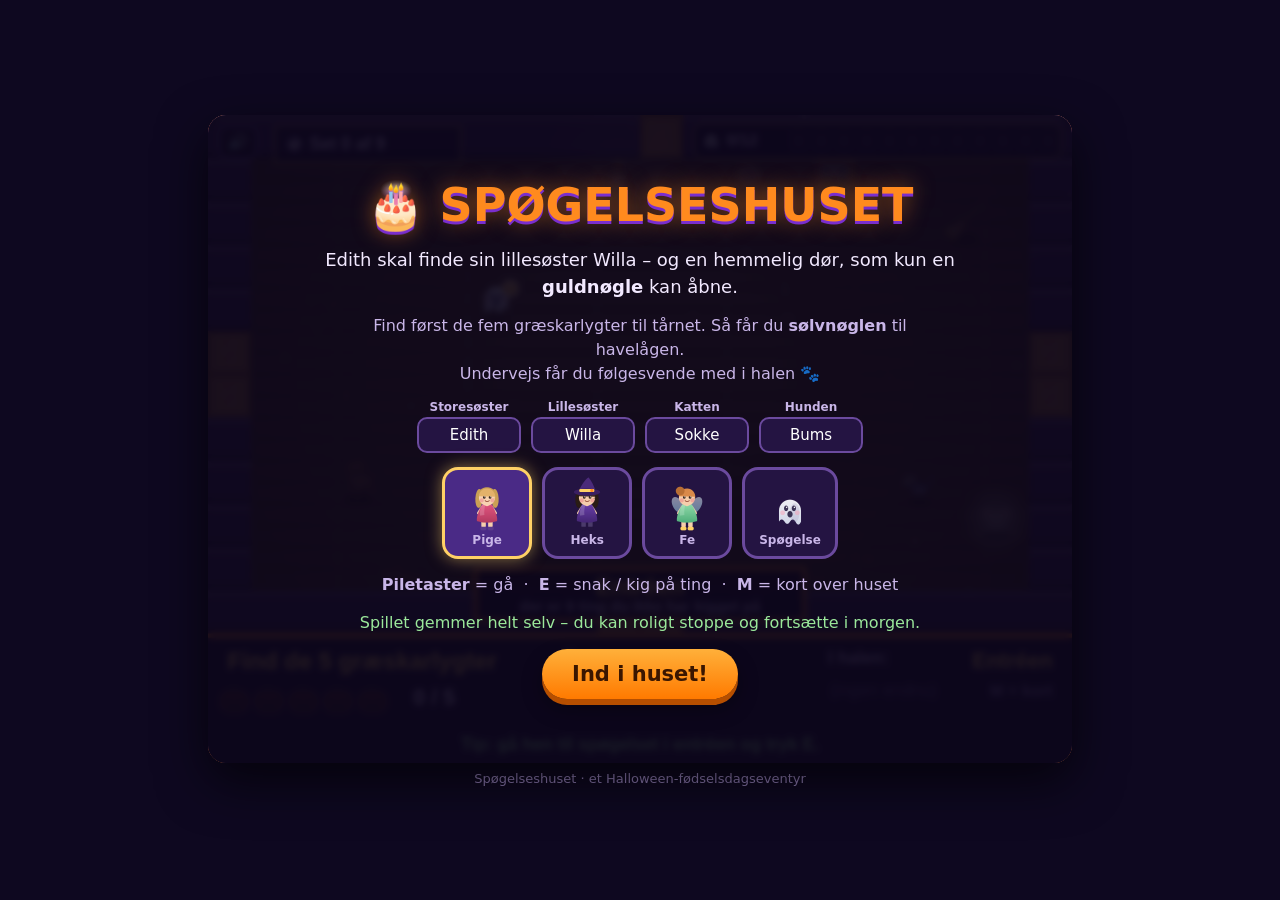
<file: index.html>
<!DOCTYPE html>
<html lang="da">
<head>
<meta charset="utf-8">
<meta name="viewport" content="width=device-width, initial-scale=1, maximum-scale=1, user-scalable=no">
<title>Spøgelseshuset – Edith og Willas eventyr</title>
<style>
  *{box-sizing:border-box;margin:0;padding:0}
  html,body{height:100%}
  body{background:#0e0820;font-family:"Trebuchet MS","Segoe UI",system-ui,sans-serif;color:#fff;
    display:flex;align-items:center;justify-content:center;touch-action:none;overflow:hidden}
  #wrap{position:relative;width:100%;max-width:880px;padding:8px}
  #stage{position:relative;width:100%;aspect-ratio:4/3;border-radius:18px;overflow:hidden;
    box-shadow:0 18px 50px rgba(0,0,0,.65),0 0 0 3px #ff8a1e inset;background:#0a0518}
  canvas{display:block;width:100%;height:100%;image-rendering:auto}
  .screen{position:absolute;inset:0;display:flex;flex-direction:column;align-items:center;justify-content:center;
    text-align:center;gap:14px;padding:22px;background:rgba(12,6,26,.9);backdrop-filter:blur(3px);z-index:6}
  .screen.hidden{display:none}
  h1{font-size:clamp(26px,5.4vw,46px);color:#ff8a1e;text-shadow:0 3px 0 #7a2ecf,0 0 22px rgba(255,138,30,.55)}
  h2{font-size:clamp(22px,4.6vw,36px);color:#ffd166}
  p{font-size:clamp(14px,2.5vw,18px);line-height:1.5;max-width:36em;color:#f2e9ff}
  .keys{font-size:clamp(13px,2.2vw,16px);color:#c9b6e8}
  .btn{cursor:pointer;border:none;border-radius:999px;padding:13px 30px;font-size:clamp(16px,3vw,21px);
    font-weight:bold;font-family:inherit;background:linear-gradient(#ffb03a,#ff7a00);color:#3a1600;
    box-shadow:0 6px 0 #b64f00,0 10px 20px rgba(0,0,0,.4)}
  .btn:active{transform:translateY(4px);box-shadow:0 2px 0 #b64f00}
  .picks{display:flex;gap:10px;flex-wrap:wrap;justify-content:center}
  .pick{cursor:pointer;border:3px solid #6b4a9e;background:#241442;color:#fff;border-radius:16px;
    padding:6px 14px 8px;font-family:inherit;line-height:1.1;display:flex;
    flex-direction:column;align-items:center;gap:2px}
  .pick canvas{display:block;width:56px;height:56px}
  .pick small{display:block;font-size:12px;color:#c9b6e8;font-weight:bold}
  .pick.on{border-color:#ffd166;background:#4a2a86;box-shadow:0 0 16px rgba(255,209,102,.5)}
  #sound{position:absolute;left:10px;top:10px;z-index:5;background:rgba(0,0,0,.4);border:2px solid #6b4a9e;
    color:#fff;border-radius:10px;width:40px;height:34px;font-size:16px;cursor:pointer}
  .pad{position:absolute;z-index:5;display:none;user-select:none}
  #dpad{left:12px;bottom:12px;width:150px;height:150px}
  #dpad button{position:absolute;width:48px;height:48px;border-radius:12px;border:2px solid #ffd166;
    background:rgba(90,45,150,.72);color:#fff;font-size:20px;font-family:inherit}
  #dpad .u{left:51px;top:0}#dpad .d{left:51px;top:100px}#dpad .l{left:0;top:50px}#dpad .r{left:102px;top:50px}
  #actbtn{right:14px;bottom:22px;width:88px;height:88px;border-radius:50%;border:3px solid #ffd166;
    background:rgba(138,43,226,.78);color:#fff;font-size:17px;font-weight:bold;font-family:inherit}
  @media (pointer:coarse){.pad{display:block}}
  .tag{font-size:13px;color:#8d7ab0;text-align:center;margin-top:8px}
  .names{display:flex;gap:10px;flex-wrap:wrap;justify-content:center}
  .names label{display:flex;flex-direction:column;gap:3px;font-size:12px;color:#c9b6e8;font-weight:bold}
  .names input{width:104px;padding:7px 9px;border-radius:10px;border:2px solid #6b4a9e;
    background:#241442;color:#fff;font-family:inherit;font-size:15px;text-align:center}
  .names input:focus{outline:none;border-color:#ffd166}
</style>
</head>
<body>
<div id="wrap">
  <div id="stage">
    <canvas id="game" width="800" height="600"></canvas>
    <button id="sound" title="Lyd til/fra">&#128266;</button>
    <div class="pad" id="dpad">
      <button class="u" data-d="up">&#9650;</button>
      <button class="l" data-d="left">&#9664;</button>
      <button class="r" data-d="right">&#9654;</button>
      <button class="d" data-d="down">&#9660;</button>
    </div>
    <button class="pad" id="actbtn">SNAK</button>

    <div class="screen" id="startScreen">
      <h1>&#127874; SP&Oslash;GELSESHUSET</h1>
      <p>Edith skal finde sin lilles&oslash;ster Willa &ndash; og en hemmelig d&oslash;r, som kun en <b>guldn&oslash;gle</b> kan &aring;bne.</p>
      <p class="keys">Find f&oslash;rst de fem gr&aelig;skarlygter til t&aring;rnet. S&aring; f&aring;r du <b>s&oslash;lvn&oslash;glen</b> til havel&aring;gen.<br>
      Undervejs f&aring;r du f&oslash;lgesvende med i halen &#128062;</p>
      <div class="names">
        <label>Storesøster<input id="n1" maxlength="12" value="Edith"></label>
        <label>Lillesøster<input id="n2" maxlength="12" value="Willa"></label>
        <label>Katten<input id="n3" maxlength="12" value="Sokke"></label>
        <label>Hunden<input id="n4" maxlength="12" value="Bums"></label>
      </div>
      <div class="picks" id="costumes">
        <button class="pick on" data-c="&#128103;" data-k="girl"><small>Pige</small></button>
        <button class="pick" data-c="&#129497;&#8205;&#9792;&#65039;" data-k="witch"><small>Heks</small></button>
        <button class="pick" data-c="&#129498;&#8205;&#9792;&#65039;" data-k="fairy"><small>Fe</small></button>
        <button class="pick" data-c="&#128123;" data-k="ghostkid"><small>Sp&oslash;gelse</small></button>
      </div>
      <p class="keys"><b>Piletaster</b> = g&aring; &nbsp;·&nbsp; <b>E</b> = snak / kig p&aring; ting &nbsp;·&nbsp; <b>M</b> = kort over huset</p>
      <p class="keys" style="color:#9be89b">Spillet gemmer helt selv &ndash; du kan roligt stoppe og forts&aelig;tte i morgen.</p>
      <button class="btn" id="contBtn" style="display:none">Forts&aelig;t</button>
      <div id="contInfo" class="keys" style="display:none"></div>
      <button class="btn" id="startBtn">Ind i huset!</button>
    </div>

    <div class="screen hidden" id="winScreen">
      <h1 id="winTitle">&#127874; TILLYKKE! &#127881;</h1>
      <p id="winText"></p>
      <p class="keys" id="winStats"></p>
      <button class="btn" id="againBtn">Spil igen</button>
    </div>
  </div>
  <div class="tag">Sp&oslash;gelseshuset &middot; et Halloween-f&oslash;dselsdagseventyr</div>
</div>

<script>
(function(){
"use strict";

var cv=document.getElementById('game'), ctx=cv.getContext('2d');
var W=800, H=600, TS=40, COLS=20, ROWS=12, FLOORH=ROWS*TS; // 480
var TOTAL=5, PETS=12, MELODI=['ton2','ton1','ton3'];
var NAMES={pige:'Edith', lille:'Willa', kat:'Sokke', hund:'Bums'};
var PET_LIST=[['pet1','🐭'],['pet2','🐤'],['pet3','🐢'],['pet4','🐰'],['pet5','🐸'],['pet6','🦔'],
              ['pet7','🐝'],['pet8','🦋'],['pet9','🐿️'],['pet10','🦊'],['pet11','🐹'],['pet12','🐞']];

/* ================= lyd ================= */
var actx=null, soundOn=true, masterGain=null;
function ensureAudio(){
  if(!actx){ try{actx=new (window.AudioContext||window.webkitAudioContext)();}catch(e){actx=null;} }
  if(actx && !masterGain){ masterGain = actx.createGain(); masterGain.gain.value = 2.2; masterGain.connect(actx.destination); }
  if(actx&&actx.state==='suspended') actx.resume(); }
function tone(f,d,t,v,dl){ if(!soundOn||!actx||!masterGain) return;
  var t0=actx.currentTime+(dl||0), o=actx.createOscillator(), g=actx.createGain();
  o.type=t||'sine'; o.frequency.setValueAtTime(f,t0);
  g.gain.setValueAtTime(0.0001,t0); g.gain.exponentialRampToValueAtTime(v||0.14,t0+0.02);
  g.gain.exponentialRampToValueAtTime(0.0001,t0+d);
  o.connect(g); g.connect(masterGain); o.start(t0); o.stop(t0+d+0.03); }
function sweep(f1,f2,d,t,v,dl){ if(!soundOn||!actx||!masterGain) return;
  var t0=actx.currentTime+(dl||0), o=actx.createOscillator(), g=actx.createGain();
  o.type=t||'triangle'; o.frequency.setValueAtTime(f1,t0);
  o.frequency.exponentialRampToValueAtTime(Math.max(30,f2),t0+d);
  g.gain.setValueAtTime(0.0001,t0); g.gain.exponentialRampToValueAtTime(v||0.10,t0+0.02);
  g.gain.exponentialRampToValueAtTime(0.0001,t0+d);
  o.connect(g); g.connect(masterGain); o.start(t0); o.stop(t0+d+0.03); }
var noiseBuf = null;
function sharedNoiseBuffer(){
  if(!actx) return null;
  if(!noiseBuf){
    var n = Math.floor(actx.sampleRate * 1.0);
    noiseBuf = actx.createBuffer(1, n, actx.sampleRate);
    var data = noiseBuf.getChannelData(0);
    for(var i=0;i<n;i++) data[i] = Math.random()*2-1;
  }
  return noiseBuf;
}
function noiseBurst(d,v,dl,freq,q,type){ if(!soundOn||!actx||!masterGain) return;
  var buf = sharedNoiseBuffer(); if(!buf) return;
  var t0=actx.currentTime+(dl||0);
  var src=actx.createBufferSource(); src.buffer=buf;
  var offset = Math.random() * Math.max(0, buf.duration - d - 0.05);
  var filt=actx.createBiquadFilter(); filt.type=type||'lowpass'; filt.frequency.setValueAtTime(freq||800,t0);
  if(q) filt.Q.value=q;
  var g=actx.createGain();
  g.gain.setValueAtTime(0.0001,t0); g.gain.exponentialRampToValueAtTime(v||0.10,t0+0.008);
  g.gain.exponentialRampToValueAtTime(0.0001,t0+d);
  src.connect(filt); filt.connect(g); g.connect(masterGain);
  src.start(t0, offset, d+0.02); src.stop(t0+d+0.02); }
function sfxTalk(){ tone(420,0.06,'square',0.05); }
function sfxPick(){ tone(660,0.1,'triangle',0.14); tone(880,0.12,'triangle',0.12,0.08); }
function sfxLantern(){ [523,659,784,1047].forEach(function(f,i){ tone(f,0.2,'triangle',0.13,i*0.1); }); }
function sfxDoor(){
  sweep(260,410,0.13,'triangle',0.045);
  noiseBurst(0.09,0.07,0.12,600,1.1,'lowpass');
  tone(140,0.11,'sine',0.06,0.12);
}
function sfxLocked(){
  noiseBurst(0.07,0.09,0,220,1.4,'lowpass');
  tone(110,0.10,'square',0.06,0.02);
}
function sfxWin(){ [523,659,784,1047,1319].forEach(function(f,i){ tone(f,0.35,'triangle',0.14,i*0.14); }); }
function sfxStep(){
  noiseBurst(0.045,0.045,0,190+Math.random()*70,1,'lowpass');
}
function sfxMapOpen(){
  sweep(480,820,0.16,'triangle',0.05);
  noiseBurst(0.11,0.045,0.02,1300,0.8,'highpass');
}
function sfxMapClose(){
  sweep(760,420,0.13,'triangle',0.045);
}

/* ================= rum ================= */
var BASE = {
  hall:{ title:'Entréen', floor:'wood', wall:'#3a2350', tint:'#241333',
    map:["##########T#########",
         "#..................#",
         "#..................#",
         "#..................#",
         "#..................#",
         "K..................L",
         "K..................L",
         "#..................#",
         "#..................#",
         "#..................#",
         "#..................#",
         "#########GG#########"],
    doors:{ T:{to:'taarn', x:10, y:9, name:'Trappen op til tårnet'},
            K:{to:'koekken', x:17, y:5, name:'Køkkenet'},
            L:{to:'bibliotek', x:2, y:5, name:'Biblioteket'},
            G:{to:'have', x:9, y:1, name:'Haven'} },
    obj:[ {e:'👻', x:6, y:4, id:'bertha', w:1, solid:true},
          {e:'🖼️', x:14, y:1, id:'maleri'},
          {e:'🐈', x:16, y:8, id:'kat', w:1},
          {e:'🪑', x:3, y:8, id:'stol', solid:true},
          {e:'🕰️', x:12, y:1, id:'ur'} ,
          {e:'🧹', x:17, y:2, id:'kost'},
          {e:'🕯️', x:9, y:1, id:'lys2'},
          {e:'👞', x:4, y:10, id:'sko'},
          {e:'🐭', x:18, y:9, id:'pet1', pet:true, w:1}] },

  koekken:{ title:'Køkkenet', floor:'tile', wall:'#3d3050', tint:'#2a2338',
    map:["####################",
         "#..................#",
         "#..................#",
         "#..................#",
         "#..................#",
         "W..................H",
         "W..................H",
         "#..................#",
         "#..................#",
         "#..................#",
         "#..................#",
         "#########CC#########"],
    doors:{ H:{to:'hall', x:2, y:5, name:'Entréen'},
            W:{to:'badevaerelse', x:17, y:5, name:'Badeværelset'},
            C:{to:'kaelder', x:9, y:1, name:'Kælderen'} },
    obj:[ {e:'🎃', x:15, y:2, id:'lygte1', lantern:true},
          {e:'🍪', x:4, y:3, id:'kage'},
          {e:'🎀', x:9, y:9, id:'sloejfe'},
          {e:'🍲', x:7, y:6, id:'gryde', solid:true},
          {e:'🧅', x:12, y:8, id:'loeg'},
          {e:'🚰', x:17, y:2, id:'vask', solid:true} ,
          {e:'🍎', x:11, y:2, id:'aeble'},
          {e:'🫖', x:3, y:8, id:'kande', solid:true},
          {e:'🥧', x:16, y:6, id:'taerte'},
          {e:'🐤', x:2, y:2, id:'pet2', pet:true, w:1}] },

  bibliotek:{ title:'Biblioteket', floor:'carpet', wall:'#40254a', tint:'#2b1636',
    map:["##########S#########",
         "#..................#",
         "#..................#",
         "#..................#",
         "#..................#",
         "H..................M",
         "H..................M",
         "#..................#",
         "#..................#",
         "#..................#",
         "#..................#",
         "####################"],
    doors:{ H:{to:'hall', x:17, y:5, name:'Entréen'},
            M:{to:'musikstue', x:2, y:5, name:'Musikstuen'},
            S:{to:'sovevaerelse', x:10, y:9, name:'Soveværelset', lock:'noegle',
               lockMsg:'Døren er låst. Der mangler en nøgle.'} },
    obj:[ {e:'🦇', x:10, y:3, id:'frank', w:1},
          {e:'📚', x:3, y:2, id:'reol', solid:true},
          {e:'📚', x:4, y:2, id:'reol2', solid:true},
          {e:'📚', x:15, y:2, id:'reol3', solid:true},
          {e:'🕯️', x:16, y:8, id:'lys'},
          {e:'🪑', x:7, y:8, id:'stol2', solid:true} ,
          {e:'🗺️', x:8, y:1, id:'kort'},
          {e:'🔮', x:13, y:6, id:'kugle'},
          {e:'📖', x:5, y:9, id:'bog'},
          {e:'🐢', x:17, y:9, id:'pet3', pet:true, w:1}] },

  sovevaerelse:{ title:'Soveværelset', floor:'wood', wall:'#3a2a55', tint:'#251a3d',
    map:["##########A#########",
         "#..................#",
         "#..................#",
         "#..................#",
         "#..................#",
         "#..................#",
         "#..................#",
         "#..................#",
         "#..................#",
         "#..................#",
         "#..................#",
         "#########BB#########"],
    doors:{ B:{to:'bibliotek', x:10, y:1, name:'Biblioteket'},
            A:{to:'loft', x:10, y:9, name:'Loftet'} },
    obj:[ {e:'🔦', x:10, y:5, id:'lommelygte'},
          {e:'🛏️', x:4, y:3, id:'seng', solid:true},
          {e:'🪞', x:15, y:2, id:'spejl', solid:true},
          {e:'🧦', x:13, y:8, id:'sok'} ,
          {e:'🧸', x:7, y:6, id:'bamse'},
          {e:'🕯️', x:16, y:6, id:'lys3'},
          {e:'👒', x:3, y:9, id:'hat'},
          {e:'🐰', x:17, y:9, id:'pet4', pet:true, w:1}] },

  kaelder:{ title:'Kælderen', floor:'stone', wall:'#2a2438', tint:'#171326', dark:true,
    map:["#########KK#########",
         "#..................#",
         "#..................#",
         "#..................#",
         "#..................#",
         "#..................#",
         "#..................#",
         "#..................#",
         "#..................#",
         "#..................#",
         "#..................#",
         "####################"],
    doors:{ K:{to:'koekken', x:10, y:9, name:'Køkkenet'} },
    obj:[ {e:'🎃', x:14, y:7, id:'lygte3', lantern:true},
          {e:'🕸️', x:3, y:3, id:'spind'},
          {e:'📦', x:6, y:8, id:'kasse', solid:true},
          {e:'🐀', x:16, y:3, id:'rotte', w:1},
          {e:'🛢️', x:4, y:6, id:'toende', solid:true} ,
          {e:'🧰', x:12, y:3, id:'vaerktoej', solid:true},
          {e:'🕯️', x:8, y:5, id:'lys4'},
          {e:'🪣', x:17, y:9, id:'spand'},
          {e:'🐝', x:9, y:2, id:'pet7', pet:true, w:1}] },

  have:{ outdoor:true, title:'Haven', floor:'grass', wall:'#243522', tint:'#16240f',
    map:["#########HH#########",
         "#..................#",
         "#..................#",
         "#..................#",
         "#..................#",
         "S..................#",
         "S..................#",
         "#..................#",
         "#..................#",
         "#..................#",
         "#..................#",
         "####################"],
    doors:{ H:{to:'hall', x:10, y:9, name:'Entréen'},
            S:{to:'koekkenhave', x:17, y:5, name:'Havelågen', lock:'soelv',
               lockMsg:'Havelågen er låst med en tung sølvlås.'} },
    obj:[ {e:'🕷️', x:10, y:5, id:'spindeline', w:1, solid:true},
          {e:'🌳', x:3, y:3, id:'trae', solid:true, ch:'tree', cs:1.6},
          {e:'🌳', x:16, y:7, id:'trae2', solid:true, ch:'tree', cs:1.5},
          {e:'🪦', x:6, y:8, id:'grav', solid:true},
          {e:'🍄', x:14, y:3, id:'svamp'},
          {e:'🦉', x:17, y:2, id:'ugle', w:1} ,
          {e:'🐦', x:4, y:6, id:'krage', w:1},
          {e:'🍂', x:12, y:8, id:'blade'},
          {e:'🪵', x:8, y:2, id:'braende', solid:true},
          {e:'🌻', x:15, y:9, id:'blomst'},
          {e:'🦋', x:2, y:9, id:'pet8', pet:true, w:1}] },

  taarn:{ title:'Tårnet', floor:'stone', wall:'#4a2f5e', tint:'#2c1b3e',
    map:["####################",
         "#..................#",
         "#..................#",
         "#..................#",
         "#..................#",
         "#..................#",
         "#..................#",
         "#..................#",
         "#..................#",
         "#..................#",
         "#..................#",
         "#########HH#########"],
    doors:{ H:{to:'hall', x:10, y:1, name:'Entréen'} },
    obj:[ {e:'✨', x:10, y:4, id:'alter'},
          {e:'🔭', x:15, y:6, id:'kikkert', solid:true},
          {e:'👻', x:6, y:6, id:'oldemor', w:1, ch:'ghost2'} ,
          {e:'🕯️', x:4, y:3, id:'lys5'},
          {e:'🦇', x:14, y:2, id:'flagermus2', w:1},
          {e:'🪟', x:10, y:1, id:'vindue'},
          {e:'🦊', x:3, y:9, id:'pet10', pet:true, w:1}] },

  musikstue:{ title:'Musikstuen', floor:'carpet', wall:'#452a58', tint:'#2b1a3a',
    map:["##########X#########",
         "#..................#",
         "#..................#",
         "#..................#",
         "#..................#",
         "B..................#",
         "B..................#",
         "#..................#",
         "#..................#",
         "#..................#",
         "#..................#",
         "####################"],
    doors:{ B:{to:'bibliotek', x:17, y:5, name:'Biblioteket'},
            X:{to:'hemmelig', x:10, y:9, name:'Den hemmelige gang', flag:'melodi',
               lockMsg:'Bag klaveret er der en revne i væggen.'} },
    obj:[ {e:'🎹', x:10, y:3, id:'klaver', solid:true},
          {e:'🔴', x:8, y:4, id:'ton1', key:1},
          {e:'🟢', x:10, y:4, id:'ton2', key:1},
          {e:'🔵', x:12, y:4, id:'ton3', key:1},
          {e:'🎻', x:3, y:2, id:'violin', solid:true},
          {e:'🥁', x:16, y:8, id:'tromme', solid:true},
          {e:'🎵', x:5, y:9, id:'node'},
          {e:'🐿️', x:17, y:2, id:'pet9', pet:true, w:1} ] },

  hemmelig:{ title:'Det hemmelige kammer', floor:'stone', wall:'#4a3a2a', tint:'#2a2016',
    map:["####################",
         "#..................#",
         "#..................#",
         "#..................#",
         "#..................#",
         "#..................#",
         "#..................#",
         "#..................#",
         "#..................#",
         "#..................#",
         "#..................#",
         "#########MM#########"],
    doors:{ M:{to:'musikstue', x:10, y:1, name:'Musikstuen'} },
    obj:[ {e:'🎃', x:10, y:4, id:'lygte5', lantern:true},
          {e:'👻', x:5, y:6, id:'gemmemand', w:1},
          {e:'💎', x:15, y:3, id:'diamant'},
          {e:'🏺', x:3, y:3, id:'krukke', solid:true},
          {e:'🕯️', x:14, y:8, id:'lys6'} ] },

  loft:{ title:'Loftet', floor:'wood', wall:'#2a1d15', tint:'#241a14',
    map:["####################",
         "#..................#",
         "#..................#",
         "#..................#",
         "#..................#",
         "#..................#",
         "#..................#",
         "#..................#",
         "#..................#",
         "#..................#",
         "#..................#",
         "#########SS#########"],
    doors:{ S:{to:'sovevaerelse', x:10, y:1, name:'Soveværelset'} },
    obj:[ {e:'🎼', x:10, y:4, id:'noder'},
          {e:'🧳', x:4, y:3, id:'kuffert', solid:true},
          {e:'🪆', x:15, y:3, id:'dukke'},
          {e:'🕸️', x:17, y:8, id:'spind2'},
          {e:'🪟', x:10, y:1, id:'tagvindue'},
          {e:'🦔', x:6, y:9, id:'pet6', pet:true, w:1} ] },

  badevaerelse:{ title:'Badeværelset', floor:'tile', wall:'#2f4550', tint:'#1c2b33',
    map:["####################",
         "#..................#",
         "#..................#",
         "#..................#",
         "#..................#",
         "#..................K",
         "#..................K",
         "#..................#",
         "#..................#",
         "#..................#",
         "#..................#",
         "####################"],
    doors:{ K:{to:'koekken', x:2, y:5, name:'Køkkenet'} },
    obj:[ {e:'🛁', x:5, y:4, id:'badekar', solid:true},
          {e:'🦆', x:8, y:6, id:'and'},
          {e:'🪥', x:14, y:3, id:'tandboerste'},
          {e:'🪞', x:15, y:7, id:'spejl2', solid:true},
          {e:'🧼', x:11, y:9, id:'saebe'},
          {e:'🐸', x:16, y:2, id:'pet5', pet:true, w:1} ] },

  koekkenhave:{ outdoor:true, title:'Køkkenhaven', floor:'grass', wall:'#2a3a26', tint:'#182310',
    map:["##########A#########",
         "#..................#",
         "#..................#",
         "#..................#",
         "#..................#",
         "#..................H",
         "#..................H",
         "#..................#",
         "#..................#",
         "#..................#",
         "#..................#",
         "####################"],
    doors:{ H:{to:'have', x:2, y:5, name:'Haven'},
            A:{to:'aeblelund', x:10, y:9, name:'Æblelunden'} },
    obj:[ {e:'🐕', x:9, y:6, id:'hund', solid:true, w:1},
          {e:'🕳️', x:11, y:6, id:'hul'},
          {e:'🥕', x:4, y:3, id:'gulerod'},
          {e:'🥬', x:6, y:8, id:'salat'},
          {e:'🌽', x:15, y:3, id:'majs', solid:true},
          {e:'🍅', x:16, y:8, id:'tomat'},
          {e:'🪴', x:3, y:6, id:'potte', solid:true},
          {e:'🐹', x:17, y:2, id:'pet11', pet:true, w:1} ] },

  aeblelund:{ outdoor:true, title:'Æblelunden', floor:'grass', wall:'#26331f', tint:'#141f0d',
    map:["####################",
         "#..................#",
         "#..................#",
         "#..................#",
         "#..................#",
         "#..................D",
         "#..................D",
         "#..................#",
         "#..................#",
         "#..................#",
         "#..................#",
         "#########KK#########"],
    doors:{ K:{to:'koekkenhave', x:10, y:1, name:'Køkkenhaven'},
            D:{to:'drivhus', x:2, y:5, name:'Drivhuset'} },
    obj:[ {e:'👧', x:10, y:4, id:'soester', solid:true, w:1, ch:'sister'},
          {e:'🧺', x:6, y:7, id:'kurv'},
          {e:'🌳', x:4, y:2, id:'aebletrae', solid:true, ch:'appletree', cs:1.7},
          {e:'🌳', x:15, y:2, id:'aebletrae2', solid:true, ch:'appletree', cs:1.6},
          {e:'🍎', x:13, y:8, id:'faldaeble'},
          {e:'🪑', x:16, y:6, id:'baenk', solid:true},
          {e:'🐞', x:3, y:9, id:'pet12', pet:true, w:1} ] },

  drivhus:{ glass:true, outdoor:true, title:'Drivhuset', floor:'tile', wall:'#2e4a3e', tint:'#1a2c24',
    map:["##########G#########",
         "#..................#",
         "#..................#",
         "#..................#",
         "#..................#",
         "A..................#",
         "A..................#",
         "#..................#",
         "#..................#",
         "#..................#",
         "#..................#",
         "####################"],
    doors:{ A:{to:'aeblelund', x:17, y:5, name:'Æblelunden'},
            G:{to:'festsal', x:10, y:9, name:'Den gyldne dør', lock:'guld', need:'soester',
               lockMsg:'En stor gylden dør. Der er et hul til en guldnøgle.'} },
    obj:[ {e:'🌷', x:6, y:6, id:'blomst'},
          {e:'🌵', x:15, y:3, id:'kaktus', solid:true},
          {e:'🍓', x:5, y:3, id:'jordbaer'},
          {e:'🪴', x:14, y:8, id:'potte2', solid:true},
          {e:'🦎', x:17, y:9, id:'firben'},
          {e:'🌿', x:8, y:9, id:'urter'} ] },

  festsal:{ title:'Festsalen', floor:'carpet', wall:'#5e2f4a', tint:'#3a1b2e',
    map:["####################",
         "#..................#",
         "#..................#",
         "#..................#",
         "#..................#",
         "#..................#",
         "#..................#",
         "#..................#",
         "#..................#",
         "#..................#",
         "#..................#",
         "#########DD#########"],
    doors:{ D:{to:'drivhus', x:10, y:1, name:'Drivhuset'} },
    obj:[ {e:'🎂', x:10, y:4, id:'lagkage', solid:true},
          {e:'🎈', x:5, y:2, id:'ballon', w:1},
          {e:'🎈', x:15, y:2, id:'ballon2', w:1},
          {e:'🎁', x:6, y:7, id:'gaver'},
          {e:'👻', x:7, y:4, id:'bertha2', w:1},
          {e:'🦇', x:13, y:3, id:'frank2', w:1},
          {e:'🕷️', x:14, y:6, id:'spindeline2', w:1},
          {e:'👻', x:4, y:5, id:'oldemor2', w:1, ch:'ghost2'},
          {e:'🍰', x:16, y:8, id:'stykke'},
          {e:'🎉', x:9, y:8, id:'konfetti'} ] }
};

/* ================= tilstand ================= */
var rooms, cur, player, inv, flags, lanterns, dlg, toast, toastT, banner, bannerT, steps, timeSec, playing;
var stepAcc = 0;
var pets, melodi, motes, followers, trail, lockT, petsFound, saveT;
var costume = '👧';
var keys = {};

var SAVEKEY = 'spoegelseshuset_edith_willa_v1';

function saveGame(){
  if(!playing) return;
  try{
    var objs = {};
    for(var k in rooms){
      objs[k] = rooms[k].obj.map(function(ob){ return (ob.seen?1:0) + (ob.gone?2:0); });
    }
    localStorage.setItem(SAVEKEY, JSON.stringify({
      v:1, cur:cur, px:Math.round(player.x), py:Math.round(player.y), face:player.face,
      inv:inv, flags:flags, lanterns:lanterns, pets:pets, petsFound:petsFound,
      followers: followers.map(function(f){ return {e:f.e, name:f.name, size:f.size, ch:f.ch}; }),
      names:NAMES, costume:costume, t:Math.round(timeSec), steps:Math.round(steps),
      melodi:melodi, objs:objs
    }));
  }catch(e){}
}
function loadSave(){
  try{
    var raw = localStorage.getItem(SAVEKEY);
    if(!raw) return null;
    var d = JSON.parse(raw);
    return (d && d.v === 1 && d.cur) ? d : null;
  }catch(e){ return null; }
}
function clearSave(){ try{ localStorage.removeItem(SAVEKEY); }catch(e){} }

function applySave(d){
  newGame();
  NAMES = d.names || NAMES;
  costume = d.costume || costume;
  cur = d.cur;
  player.x = player.tx = d.px; player.y = d.py; player.face = d.face || 1;
  inv = d.inv || {}; flags = d.flags || {};
  lanterns = d.lanterns || 0; pets = d.pets || 0; petsFound = d.petsFound || {};
  melodi = d.melodi || []; timeSec = d.t || 0; steps = d.steps || 0;
  followers = (d.followers || []).map(function(f){
    return {e:f.e, name:f.name, size:f.size||28, ch:f.ch||null,
            x:player.x-26, y:player.y+14, b:0, face:1};
  });
  for(var k in (d.objs || {})){
    if(!rooms[k]) continue;
    for(var i=0;i<d.objs[k].length;i++){
      var ob = rooms[k].obj[i]; if(!ob) continue;
      ob.seen = !!(d.objs[k][i] & 1);
      ob.gone = !!(d.objs[k][i] & 2);
    }
  }
  banner = rooms[cur].title; bannerT = 2.2;
  snapFollowers();
}

function newGame(){
  rooms = JSON.parse(JSON.stringify(BASE));
  cur = 'hall';
  player = {x:10*TS+TS/2, y:9*TS+TS/2, tx:10*TS+TS/2, dir:'down', face:1, bob:0, walking:false, tilt:0};
  mapOpen = false;
  inv = {}; flags = {}; lanterns = 0; pets = 0; melodi = []; petsFound = {};
  flags['visit_hall'] = true;
  followers = []; trail = []; lockT = 0; saveT = 0; confetti = []; celebT = 0; bubble = null;
  flying = []; landPops = []; stepAcc = 0;
  motes = [];
  for(var mi=0; mi<46; mi++) motes.push({x:Math.random()*W, y:Math.random()*FLOORH,
    v:6+Math.random()*14, d:Math.random()*6.28, s:0.8+Math.random()*1.8});
  dlg = null; toast=null; toastT=0; banner='Entréen'; bannerT=2.2; steps=0; timeSec=0;
  playing = true;
}

function room(){ return rooms[cur]; }
function has(k){ return !!inv[k]; }
function give(k){ inv[k]=true; }

/* ================= flyv-til-taske animation ================= */
var flying = [], landPops = [];
var BAG_SLOTS = [
  ['noegle','🗝️'], ['lommelygte','🔦'], ['kage','🍪'], ['sloejfe','🎀'],
  ['noder','🎼'], ['koedben','🦴'], ['blomst','🌷'], ['soelv','🔑'], ['guld','🔑']
];
function bagIcon(key){
  for(var i=0;i<BAG_SLOTS.length;i++) if(BAG_SLOTS[i][0]===key) return BAG_SLOTS[i][1];
  return '❔';
}
function bagSlotPos(key){
  var idx = 0;
  for(var i=0;i<BAG_SLOTS.length;i++){
    if(BAG_SLOTS[i][0] === key) break;
    if(has(BAG_SLOTS[i][0])) idx++;
  }
  return {x: 348 + idx*40, y: FLOORH + 57};
}
function stepSlotPos(q){ return {x: 28 + q*40, y: FLOORH + 62}; }
function petSlotPos(id){
  var slot = 21, rowX = W - 10 - PET_LIST.length*slot, rowY = 10;
  for(var i=0;i<PET_LIST.length;i++){
    if(PET_LIST[i][0] === id) return {x: rowX + i*slot + (slot-3)/2, y: rowY + 14};
  }
  return {x: W-20, y: 20};
}
function objPos(o){
  var wb = wobOf(o);
  return {x: o.x*TS + TS/2 + wb.x, y: o.y*TS + TS/2 + wb.y};
}
function spawnFly(e, x1, y1, x2, y2, opts){
  opts = opts || {};
  flying.push({e:e, x1:x1, y1:y1, x2:x2, y2:y2, t:0, dur: opts.dur || 0.6,
               size: opts.size || 26, arc: opts.arc !== undefined ? opts.arc : 66, landed:false});
}
function spawnLandPop(x,y){ landPops.push({x:x, y:y, t:0, dur:0.45}); }
function drawFlying(dt){
  for(var i=flying.length-1;i>=0;i--){
    var f = flying[i];
    f.t += dt;
    var k = Math.min(1, f.t / f.dur);
    var ek = 1 - Math.pow(1-k, 3);
    var x = f.x1 + (f.x2-f.x1)*ek;
    var y = f.y1 + (f.y2-f.y1)*ek - Math.sin(Math.PI*k)*f.arc;
    var sc = 1 + 0.3*Math.sin(Math.PI*k);
    ctx.save();
    ctx.globalAlpha = k > 0.82 ? Math.max(0, (1-k)/0.18) : 1;
    emoji(f.e, x, y, f.size*sc);
    ctx.restore();
    if(k >= 1){
      if(!f.landed){ f.landed = true; spawnLandPop(f.x2, f.y2); }
      flying.splice(i,1);
    }
  }
  for(var j=landPops.length-1;j>=0;j--){
    var p = landPops[j];
    p.t += dt;
    var pk = Math.min(1, p.t/p.dur);
    ctx.save();
    ctx.globalAlpha = (1-pk)*0.85;
    ctx.strokeStyle = '#ffe9a8'; ctx.lineWidth = 2.4;
    ctx.beginPath(); ctx.arc(p.x, p.y, 6 + pk*18, 0, 6.283); ctx.stroke();
    ctx.restore();
    if(p.t >= p.dur) landPops.splice(j,1);
  }
}

/* ================= dialog ================= */
function say(lines, who, emo, onEnd, ch){
  dlg = {lines:lines, i:0, who:who||'', e:emo||'', t:0, onEnd:onEnd||null, ch:ch||null};
  sfxTalk();
}
var TYPE_SPEED = 42;
function advance(){
  if(!dlg) return;
  var full = dlg.lines[dlg.i] || '';
  if(dlg.t * TYPE_SPEED < full.length){
    dlg.t = full.length / TYPE_SPEED + 0.4;   // f\u00f8rste tryk: skriv linjen f\u00e6rdig
    return;
  }
  dlg.i++;
  dlg.t = 0;
  if(dlg.i >= dlg.lines.length){ var f = dlg.onEnd; dlg=null; if(f) f(); }
  else sfxTalk();
}
function popup(txt){ toast = txt; toastT = 2.6; }

/* ================= interaktioner ================= */
function takeLantern(o){
  o.gone = true; lanterns++;
  sfxLantern();
  var op = objPos(o), lp = {x: 24 + (lanterns-1)*32, y: FLOORH+62};
  spawnFly('🎃', op.x, op.y, lp.x, lp.y, {size:26});
  say(['Du fandt en græskarlygte! 🎃',
       'Nu har du ' + lanterns + ' af ' + TOTAL + '.',
       lanterns >= TOTAL ? 'Skynd dig op i tårnet!' : 'Der er flere gemt i huset.'], 'Du fandt noget', '🎃');
}
function takeItem(o, key, lines, who, emo){
  o.gone = true; give(key); sfxPick(); say(lines, who||'Du fandt noget', emo||o.e);
  var op = objPos(o), bp = bagSlotPos(key);
  spawnFly(bagIcon(key), op.x, op.y, bp.x, bp.y, {size:24});
}

var EXTRA = {
  gulerod:['En stor gulerod stikker op af jorden.','Gulerødderne','🥕'],
  salat:['Frisk salat. En snegl har spist lidt af den.','Salaten','🥬'],
  majs:['Høje majsplanter. Man kan gemme sig mellem dem.','Majsene','🌽'],
  tomat:['Røde tomater der dufter af sommer.','Tomaterne','🍅'],
  potte:['En blomsterpotte med jord i. Ikke andet.','Potten','🪴'],
  potte2:['En potte med noget der ligner en lille palme.','Potten','🪴'],
  aebletrae:['Et stort æbletræ fuld af røde æbler.','Æbletræet','🌳'],
  aebletrae2:['Endnu et æbletræ. Der hænger en gynge i grenen.','Æbletræet','🌳'],
  faldaeble:['Et nedfaldsæble. En orm kigger ud og vinker.','Æblet','🍎'],
  baenk:['En havebænk. Her kan man sidde og kigge på månen.','Bænken','🪑'],
  kaktus:['En kaktus med lange pigge. Rør den ikke!','Kaktussen','🌵'],
  jordbaer:['Jordbær midt om vinteren!','Der er varmt herinde i drivhuset.','Jordbærrene','🍓'],
  firben:['Et lille firben soler sig under lampen.','Firbenet','🦎'],
  urter:['Persille, dild og noget der lugter mærkeligt.','Urterne','🌿'],
  lagkage:['En kæmpe lagkage med fem lys!','Den er pyntet med græskar af marcipan.','Lagkagen','🎂'],
  ballon:['En ballon svæver op i loftet.','Ballonen','🎈'],
  ballon2:['Endnu en ballon. Den siger knirk, når du rører den.','Ballonen','🎈'],

  stykke:['Et stykke lagkage står klar til dig.','Lagkagestykket','🍰'],
  konfetti:['Konfetti over hele gulvet.','Nogen har vist glædet sig længe.','Konfettien','🎉'],
  bertha2:['Jeg sagde jo, vi havde en overraskelse!','Kagen har jeg bagt helt selv.','Bertha Spøgelse','👻'],
  frank2:['Jeg har spist tre stykker kage allerede.','Sig det ikke til Bertha.','Frank Flagermus','🦇'],
  spindeline2:['Jeg har hængt alle guirlanderne op selv.','Spindeline','🕷️'],
  oldemor2:['100 år har jeg ventet på en fest som denne.','Oldemor Spøgelse','👻'],

  violin:['En violin uden strenge.','Den spiller alligevel en lille tone.','Violinen','🎻'],
  tromme:['Bom! Bom!','Hele huset rystede lidt.','Trommen','🥁'],
  node:['En løs node ligger på gulvet.','Den svæver lidt op, når du kigger.','Noden','🎵'],
  gemmemand:['Puha, endelig nogen!','Jeg har gemt mig herinde i 80 år.','Tak fordi du åbnede døren!','Det gemte spøgelse','👻'],
  diamant:['En kæmpe glimtende diamant.','Den er nok af glas. Men flot er den!','Diamanten','💎'],
  krukke:['En stor lerkrukke. Der er ingenting i.','Krukken','🏺'],
  lys6:['Et lys der har brændt i 80 år.','Lyset','🕯️'],
  kuffert:['En gammel kuffert fuld af tøj.','Det lugter af mølkugler.','Kufferten','🧳'],
  dukke:['En babushka-dukke. Inde i den er en mindre.','Og en mindre. Og en mindre...','Dukken','🪆'],
  spind2:['Et kæmpe spindelvæv på loftet.','Spindeline har vist boet her engang.','Spindelvævet','🕸️'],
  tagvindue:['Gennem tagvinduet ser du månen.','Den ligner et stort græskar.','Tagvinduet','🪟'],
  badekar:['Et badekar med løvefødder.','Der drypper stadig vand fra hanen.','Badekarret','🛁'],
  and:['En gul badeand.','Rap! siger den. Den har ventet længe på nogen.','Badeanden','🦆'],
  tandboerste:['En meget gammel tandbørste.','Sikkert et spøgelses.','Tandbørsten','🪥'],
  spejl2:['Et duggen spejl.','Nogen har skrevet "HEJ" i duggen.','Spejlet','🪞'],
  saebe:['Et stykke sæbe formet som et græskar.','Sæben','🧼'],
  kost:['En kost. Den står helt af sig selv.','Måske flyver den, når ingen kigger?','Kosten','🧹'],
  lys2:['Lyset brænder, men bliver aldrig kortere.','Lyset','🕯️'],
  lys3:['Endnu et lys der aldrig brænder ned.','Lyset','🕯️'],
  lys4:['Et vådt lys. Det kan ikke tændes.','Lyset','🕯️'],
  lys5:['Lyset i tårnet venter på de fire lygter.','Lyset','🕯️'],
  sko:['Et par gamle sko. De peger mod døren.','Skoene','👞'],
  aeble:['Et rødt æble. Der er allerede taget en bid.','Æblet','🍎'],
  kande:['En tekande. Den fløjter helt lavt af sig selv.','Tekanden','🫖'],
  taerte:['Græskartærte! Den dufter helt fantastisk.','Tærten','🥧'],
  kort:['Et kort over huset:','entré, køkken, badeværelse, bibliotek, musikstue,','soveværelse, loft, kælder, have og tårn.','Kortet','🗺️'],
  kugle:['I krystalkuglen ser du... dig selv.','Og noget der står lige bag dig. Uha!','Krystalkuglen','🔮'],
  bog:['En åben bog: "Spøgelser er søde, hvis man er sød."','Bogen','📖'],
  bamse:['En slidt bamse med ét øje.','Den er blevet krammet rigtig meget.','Bamsen','🧸'],
  hat:['En stor hat med fjer. Alt for stor til dig.','Hatten','👒'],
  vaerktoej:['En værktøjskasse. Alt er rustent.','Værktøjskassen','🧰'],
  spand:['En spand med regnvand. Der svømmer en snegl rundt.','Spanden','🪣'],
  krage:['Skrææh! siger kragen.','Den flytter sig ikke en tomme.','Kragen','🐦'],
  blade:['En bunke visne blade. Der rasler noget indeni.','Bladene','🍂'],
  braende:['Stablet brænde. Perfekt til et bål.','Brændestablen','🪵'],
  blomst:['En solsikke der stadig blomstrer om natten.','Solsikken','🌻'],
  flagermus2:['Frank har en lillebror. Han sover.','Lille flagermus','🦇'],
  vindue:['Ud af vinduet ser du hele byen.','Snart kan de se jeres tårn lyse!','Vinduet','🪟']
};

function takePet(o){
  o.gone = true; pets++; petsFound[o.id] = o.e;
  var op = objPos(o), pp = petSlotPos(o.id);
  spawnFly(o.e, op.x, op.y, pp.x, pp.y, {size:20, arc:50});
  tone(880,0.09,'sine',0.12); tone(1175,0.12,'sine',0.10,0.07);
  var navne = {pet1:'en spøgelsesmus', pet2:'en spøgelseskylling', pet3:'en spøgelsesskildpadde',
    pet4:'en spøgelseskanin', pet5:'en spøgelsesfrø', pet6:'et spøgelsespindsvin',
    pet7:'en spøgelsesbi', pet8:'en spøgelsessommerfugl', pet9:'et spøgelsesegern', pet10:'en spøgelsesræv'};
  say(['Du fandt ' + (navne[o.id]||'et lille spøgelsesdyr') + '!',
       'Den hopper op i rækken foroven.',
       'Kæledyr: ' + pets + ' af ' + PETS + '.'], 'Lille spøgelsesdyr', o.e);
  checkRoomDone();
}

function pressKey(id){
  if(flags.melodi){ say(['Melodien har allerede virket.','Den hemmelige dør står åben.'],'Klaveret','🎹'); return; }
  if(!has('noder')){
    say(['Pling! siger tangenten.',
         'Men du kan ikke huske melodien.',
         'Du mangler et nodeark, der viser rækkefølgen.',
         'Find det, og kom tilbage hertil.'],'Klaveret','🎹');
    return;
  }
  var freq = {ton1:392, ton2:494, ton3:587}[id];
  tone(freq, 0.35, 'triangle', 0.16);
  melodi.push(id);
  var ok = true;
  for(var i=0;i<melodi.length;i++) if(melodi[i] !== MELODI[i]) ok = false;
  if(!ok){
    melodi = [];
    tone(120,0.3,'square',0.12);
    say(['Plonk! Det var forkert.',
         'Nu starter melodien forfra.',
         'Kig på nodearket: tryk E på selve klaveret.'],'Klaveret','🎹');
    return;
  }
  if(melodi.length === MELODI.length){
    flags.melodi = true;
    sfxLantern();
    say(['Pling! Plong! Plang!','Der lyder et KLIK inde i væggen...','En hemmelig dør er gået op bag klaveret!'],'Klaveret','🎹');
  } else {
    say(['Pling! Rigtigt. (' + melodi.length + ' af ' + MELODI.length + ')'],'Klaveret','🎹');
  }
}

function pending(ob){
  switch(ob.id){
    case 'bertha': return !flags.fest;
    case 'frank': return !flags.lygte2;
    case 'spindeline': return !flags.lygte4;
    case 'hund': case 'hul': return !flags.hund;
    case 'alter': return !flags.taarn;
    case 'klaver': case 'ton1': case 'ton2': case 'ton3': return !flags.melodi;
    case 'reol': case 'reol2': return !flags.noegle;
    case 'gaver': return (flags.gaver || 0) < 3;
  }
  return false;
}

function roomProgress(rid){
  var r = rooms[rid || cur]; if(!r) return {seen:0,total:0};
  var seen = 0, tot = 0;
  for(var i=0;i<r.obj.length;i++){
    var ob = r.obj[i];
    tot++;
    if((ob.seen || ob.gone) && !pending(ob)) seen++;
  }
  return {seen:seen, total:tot};
}

function interact(o){
  var r = room();
  if(o.pet){ if(!(r.dark && !has('lommelygte'))){ takePet(o); return; } }
  if(r.dark && !has('lommelygte')){
    say(['Det er alt for mørkt til at se noget.','Måske findes der en lygte i huset?'],'Kælderen','🌑');
    return;
  }
  if(!o.seen){
    o.seen = true;
    var rp0 = roomProgress();
    checkRoomDone();
  }
  switch(o.id){

    case 'bertha':
      if(!flags.quest){
        flags.quest = true;
        say(['Godaften, ' + NAMES.pige + '! Jeg hedder Bertha.',
             'Din lillesøster ' + NAMES.lille + ' løb ud i haven.',
             'Men havelågen er låst med en sølvlås.',
             'Find husets fem græskarlygter og tænd tårnet,',
             'så giver jeg dig sølvnøglen!',
             'Tryk E når du står ved noget.'],'Bertha Spøgelse','👻');
      } else if(lanterns >= TOTAL){
        say(['Du har alle fire! Hvor er du dygtig.','Løb op i tårnet og tænd dem!'],'Bertha Spøgelse','👻');
      } else {
        say(['Du har ' + lanterns + ' af ' + TOTAL + ' lygter.',
             lanterns===0 ? 'Prøv at kigge i køkkenet.' :
             'Nogle har brug for hjælp, før de giver slip.'],'Bertha Spøgelse','👻');
      }
      break;

    case 'lygte1': case 'lygte3': case 'lygte5': takeLantern(o); break;

    case 'ton1': case 'ton2': case 'ton3': pressKey(o.id); break;

    case 'klaver':
      if(flags.melodi){
        say(['Klaveret har gjort sit arbejde.','Den hemmelige dør står åben.'],'Klaveret','🎹');
      } else if(has('noder')){
        say(['Du tager nodearket op af tasken.',
             'Der står tre farver i rækkefølge:',
             '🟢 grøn  –  🔴 rød  –  🔵 blå',
             'Tryk tangenterne i den rækkefølge.'],'Nodearket','🎼');
      } else {
        say(['Et gammelt klaver med tre farvede tangenter.',
             'Rød, grøn og blå.',
             'De skal trykkes i en bestemt rækkefølge –',
             'men du ved ikke hvilken endnu.'],'Klaveret','🎹');
      }
      break;

    case 'gaver':
      flags.gaver = (flags.gaver || 0) + 1;
      sfxPick();
      if(flags.gaver === 1)
        say(['Du løfter den øverste gave forsigtigt.',
             'Papiret rasler...',
             'En tegneblok og en kæmpe kasse farver! 🖍️',
             NAMES.lille + ' klapper i hænderne.'],'Første gave','🎁');
      else if(flags.gaver === 2)
        say(['Den næste gave er helt blød.',
             'Det er en stor bamse med lilla sløjfe. 🧸',
             '"Den skal hedde Græskar," siger ' + NAMES.lille + '.'],'Anden gave','🎁');
      else if(flags.gaver === 3)
        say(['Den sidste gave rasler mystisk.',
             'En kæmpe pose slik – nok til hele huset! 🍬',
             'Frank Flagermus kigger meget interesseret.'],'Tredje gave','🎁');
      else
        say(['Resten af gaverne må ' + NAMES.lille + ' pakke op selv.',
             'Det er trods alt hendes fødselsdag.'],'Gaverne','🎁');
      break;

    case 'lagkage':
      if(flags.pustet){ say(['Kagen smager fantastisk.'],'Lagkagen','🎂'); break; }
      flags.pustet = true;
      var fin = ['Alle samles om bordet.',
                 'Hele huset synger fødselsdagssang for ' + NAMES.lille + '.',
                 'Hun trækker vejret helt dybt ind...',
                 'FUUUUH! Alle fem lys er pustet ud! 🎂',
                 'Alle klapper og råber HURRA.'];
      if(pets > 0) fin.push('Dine ' + pets + ' spøgelseskæledyr klapper med de små poter.');
      if(followers.length) fin.push(followers.map(function(f){return f.name;}).join(' og ') + ' er lige ved siden af hende.');
      fin.push('"Tak fordi du fandt mig, ' + NAMES.pige + '," siger ' + NAMES.lille + '.');
      sfxWin();
      say(fin, 'Tillykke ' + NAMES.lille + '!', '🎂', win);
      break;

    case 'kurv':
      if(!has('koedben')){
        o.gone = true; give('koedben'); sfxPick();
        var kop = objPos(o), kbp = bagSlotPos('koedben');
        spawnFly('🦴', kop.x, kop.y, kbp.x, kbp.y, {size:24});
        say(['En picnickurv med en dug over.','Indeni ligger et stort kødben! 🦴','Mon nogen er sulten?'],'Picnickurven','🧺');
      } else say(['Kurven er tom nu.'],'Picnickurven','🧺');
      break;

    case 'soester':
      if(!flags.soester){
        flags.soester = true; o.gone = true;
        addFollower('👧', NAMES.lille, 30, 'sister');
        sfxLantern();
        say([NAMES.lille + '! Der er du jo!',
             '"Jeg kunne ikke finde vej hjem," siger hun.',
             'Hun tager dig i hånden.',
             'Nu følger ' + NAMES.lille + ' med dig overalt.'], NAMES.lille, '👧');
      }
      break;

    case 'hund':
      if(flags.hund){ say(['Vov!','' + NAMES.hund + ' logrer og går lige i hælene på dig.'], NAMES.hund, '🐕'); }
      else if(has('koedben')){
        flags.hund = true; inv.koedben = false; give('guld'); o.gone = true;
        addFollower('🐕', NAMES.hund, 30, 'dog');
        var hop = objPos(o), hsp = stepSlotPos(2);
        spawnFly('🔑', hop.x, hop.y, hsp.x, hsp.y, {size:24});
        sfxLantern();
        say(['Vov! Hunden snupper kødbenet.',
             'Så begynder den at grave i hullet...',
             'Grav, grav, grav... KLIRR!',
             'Der ligger en GULDNØGLE i jorden! 🔑',
             'Hunden hedder ' + NAMES.hund + ' og vil med dig.'],'En glad hund','🐕');
      } else {
        say(['Vov! En hund står og graver ved et hul.',
             'Den kigger meget sultent på dig.',
             '"Den mangler vist noget at spise," tænker du.'],'En sulten hund','🐕');
      }
      break;

    case 'hul':
      say(flags.hund ? ['Et tomt hul. Guldnøglen lå her.'] :
        ['Et dybt hul i jorden.','Noget metal glimter helt nede i bunden.','Men du kan ikke nå det.'],'Hullet','🕳️');
      break;

    case 'blomst':
      if(!has('blomst')){ o.gone = true; give('blomst'); sfxPick();
        var flop = objPos(o), flbp = bagSlotPos('blomst');
        spawnFly('🌷', flop.x, flop.y, flbp.x, flbp.y, {size:24});
        say(['En smuk tulipan.','Den ville være en fin gave til en fødselar.'],'Du plukkede en blomst','🌷');
      }
      break;

    case 'noder': takeItem(o,'noder',['Et gammelt, gulnet nodeark.','Der står tre farver: grøn – rød – blå.','Mon der står et klaver i huset?'],'Du fandt nodearket','🎼'); break;

    case 'kage': takeItem(o,'kage',['En blød havrekage.','Den dufter dejligt. Måske er nogen sulten?'],'Du tog en kage','🍪'); break;
    case 'sloejfe': takeItem(o,'sloejfe',['En lille rød sløjfe.','Mon nogen savner den?'],'Du tog en sløjfe','🎀'); break;
    case 'lommelygte': takeItem(o,'lommelygte',['En lommelygte – og den virker!','Nu tør du gå i kælderen.'],'Du tog lommelygten','🔦'); break;

    case 'reol': case 'reol2':
      if(!flags.noegle){
        flags.noegle = true; give('noegle'); sfxPick();
        var rop = objPos(o), rbp = bagSlotPos('noegle');
        spawnFly('🗝️', rop.x, rop.y, rbp.x, rbp.y, {size:24});
        say(['Du kigger bag de støvede bøger...','Der ligger en lille messingnøgle! 🗝️','Mon den passer til en dør heroppe?'],'Reolen','📚');
      } else say(['Bare gamle bøger om græskar og tåge.'],'Reolen','📚');
      break;
    case 'reol3': say(['"Sådan taler du med flagermus" – bind 3.','Den er lidt for tyk til dig.'],'Reolen','📚'); break;

    case 'frank':
      if(flags.lygte2){ say(['Mums. Tak for kagen!','Held og lykke med tårnet.'],'Frank Flagermus','🦇'); }
      else if(has('kage')){
        flags.lygte2 = true; inv.kage = false; lanterns++;
        var fop = objPos(o), flp = {x: 24 + (lanterns-1)*32, y: FLOORH+62};
        spawnFly('🎃', fop.x, fop.y, flp.x, flp.y, {size:26});
        sfxLantern();
        say(['En kage! Til MIG?','Så må du få min lygte.','Jeg har passet godt på den.',
             'Du har nu ' + lanterns + ' af ' + TOTAL + ' lygter.'],'Frank Flagermus','🦇');
      } else {
        say(['Hej! Jeg hænger her og er sulten.','Har du noget at spise?','Så får du min græskarlygte.'],'Frank Flagermus','🦇');
      }
      break;

    case 'spindeline':
      if(flags.lygte4){ say(['Min sløjfe sidder så fint!','Tak for hjælpen, lille ven.'],'Spindeline','🕷️'); }
      else if(has('sloejfe')){
        flags.lygte4 = true; inv.sloejfe = false; lanterns++;
        var sop = objPos(o), slp = {x: 24 + (lanterns-1)*32, y: FLOORH+62};
        spawnFly('🎃', sop.x, sop.y, slp.x, slp.y, {size:26});
        sfxLantern();
        say(['Min sløjfe! Jeg har ledt hele natten.','Værsgo – tag min græskarlygte.',
             'Du har nu ' + lanterns + ' af ' + TOTAL + ' lygter.'],'Spindeline Edderkop','🕷️');
      } else {
        say(['Hulk... jeg har tabt min røde sløjfe.','Jeg tror, jeg tabte den, da jeg spiste.','Finder du den, får du min lygte.'],'Spindeline Edderkop','🕷️');
      }
      break;

    case 'alter':
      if(flags.taarn){
        say(['Tårnet lyser ud over hele byen.','Skynd dig ud i haven, ' + NAMES.pige + '!'],'Tårnets alter','✨');
      } else if(lanterns >= TOTAL){
        flags.taarn = true; give('soelv'); sfxWin();
        var aop = objPos(o), asp = stepSlotPos(0);
        spawnFly('🔑', aop.x, aop.y, asp.x, asp.y, {size:24});
        say(['Du sætter den sidste lygte på plads...',
             'PLING! Hele tårnet lyser op! ✨',
             'Bertha kommer flyvende: "Tak, ' + NAMES.pige + '!"',
             '"Her er sølvnøglen til havelågen."',
             '"Din lillesøster ' + NAMES.lille + ' løb ud i haven."',
             '"Skynd dig – vi har en overraskelse til hende!"'],'TÅRNET LYSER!','✨');
      } else {
        say([TOTAL + ' tomme pladser til lygter.','Du har ' + lanterns + '. Bliv ved med at lede!','En af dem er rigtig godt gemt...'],'Tårnets alter','✨');
      }
      break;

    /* små ting man kan kigge på */
    case 'maleri': say(['Et maleri af en meget sur mand.','Hans øjne følger dig. Uha!'],'Maleriet','🖼️'); break;
    case 'ur': say(['Uret er stoppet på tre minutter i midnat.','Det har det været i 100 år.'],'Gammelt ur','🕰️'); break;
    case 'kat':
      if(!flags.sokke){
        flags.sokke = true; o.gone = true;
        addFollower('🐈', NAMES.kat, 26, 'cat');
        tone(660,0.12,'sine',0.12); tone(880,0.14,'sine',0.10,0.09);
        say(['Miav!','Katten hedder ' + NAMES.kat + '.','Nu følger den efter dig overalt.'], NAMES.kat, '🐈');
      } else say(['Miav!'], NAMES.kat, '🐈');
      break;
    case 'stol': case 'stol2': say(['En knirkende stol. Den knirker af sig selv.'],'Stolen','🪑'); break;
    case 'gryde': say(['Der bobler grøn suppe i gryden.','Den lugter af sokker. Nej tak.'],'Gryden','🍲'); break;
    case 'loeg': say(['Et løg. Du får tårer i øjnene.'],'Løget','🧅'); break;
    case 'vask': say(['Vandhanen drypper. Drip. Drip. Drip.'],'Vasken','🚰'); break;
    case 'lys': say(['Et stearinlys. Det blafrer, selvom der ikke er vind.'],'Lyset','🕯️'); break;
    case 'seng': say(['Sengen er redt. Nogen har lige ligget her...','Dynen er stadig varm.'],'Sengen','🛏️'); break;
    case 'spejl': say(['Du kigger i spejlet.','Dit spejlbillede vinker – men det gjorde du ikke.'],'Spejlet','🪞'); break;
    case 'sok': say(['En enkelt sok. Den anden er nok i kælderen.'],'Sokken','🧦'); break;
    case 'spind': say(['Et stort spindelvæv. Ingen hjemme.'],'Spindelvævet','🕸️'); break;
    case 'kasse': say(['Kassen er fuld af gamle julepynt.','Forkert højtid!'],'Kassen','📦'); break;
    case 'rotte': say(['Pip! siger rotten.','Den løber ind under en tønde.'],'Rotten','🐀'); break;
    case 'toende': say(['En tom tønde. Den runger, når du banker.'],'Tønden','🛢️'); break;
    case 'trae': case 'trae2': say(['Et træ uden blade.','Grenene ligner lange fingre.'],'Træet','🌳'); break;
    case 'grav': say(['På stenen står: "Her hviler Hansi – god hund".'],'Gravstenen','🪦'); break;
    case 'svamp': say(['En lysende paddehat. Rør den hellere ikke.'],'Svampen','🍄'); break;
    case 'ugle': say(['Uhu! Uglen kigger på dig.','"Kælderen er mørk," siger den. "Tag lys med."'],'Uglen','🦉'); break;
    case 'kikkert': say(['Gennem kikkerten ser du hele byen.','Alle vinduer lyser – kun jeres hus er mørkt.'],'Kikkerten','🔭'); break;
    case 'oldemor': say(['Jeg er husets ældste spøgelse.','Jeg har ventet 100 år på lys i tårnet.','Skynd dig, lille ven!'],'Oldemor Spøgelse','👻'); break;
    default:
      if(EXTRA[o.id]){
        var x = EXTRA[o.id].slice();
        var emo = x.pop(), who = x.pop();
        say(x, who, emo);
      } else say(['Der sker ikke noget.'],'Hmm','❓');
  }
}

function win(){
  playing = false; sfxWin();
  document.getElementById('winText').innerHTML =
    NAMES.pige + ' t&aelig;ndte t&aring;rnet, fik s&oslash;lvn&oslash;glen og kom ud i haven.<br>' +
    'Hun fandt ' + NAMES.lille + ' under &aelig;bletr&aelig;et, og hunden gravede guldn&oslash;glen op.<br>' +
    'Bag den gyldne d&oslash;r stod hele sp&oslash;gelseshuset klar med lagkage, balloner og gaver &ndash;<br>' +
    '<b>' + NAMES.lille + ' fylder 5 &aring;r i dag!</b> &#127874;';
  document.getElementById('winStats').innerHTML =
    'Tid: ' + Math.floor(timeSec/60) + ' min ' + (Math.floor(timeSec)%60) + ' sek &nbsp;·&nbsp; skridt: ' + Math.floor(steps) +
    '<br>I halen: <b>' + (followers.length ? followers.map(function(f){return f.name;}).join(', ') : 'ingen') + '</b>' +
    '<br>Sp&oslash;gelsesk&aelig;ledyr fundet: <b>' + pets + ' af ' + PETS + '</b>' +
    (pets >= PETS ? ' &ndash; alle sammen! &#127881;' : ' &ndash; pr&oslash;v igen og find resten!');
  document.getElementById('winTitle').innerHTML = '&#127874; TILLYKKE, ' + NAMES.lille.toUpperCase() + '! &#127881;';
  clearSave();
  document.getElementById('winScreen').classList.remove('hidden');
}

/* ================= bevægelse ================= */
function doorLocked(d){
  if(d.lock && !has(d.lock)) return true;
  if(d.flag && !flags[d.flag]) return true;
  if(d.need && !flags[d.need]) return true;
  return false;
}
function lockLines(d){
  if(d.need && !flags[d.need] && (!d.lock || has(d.lock)))
    return ['Du har guldnøglen – men vent!', 'Vi kan da ikke holde fødselsdag uden ' + NAMES.lille + '.', 'Find hende først.'];
  if(d.flag) return [d.lockMsg, 'Måske kan man åbne den med musik?'];
  if(d.lock === 'soelv') return [d.lockMsg, 'Måske findes der en sølvnøgle et sted?'];
  if(d.lock === 'guld') return [d.lockMsg, 'Der må findes en guldnøgle et sted i haven.'];
  return [d.lockMsg, 'Måske ligger nøglen gemt et sted.'];
}
function tileAt(r, tx, ty){
  if(ty<0||ty>=ROWS||tx<0||tx>=COLS) return '#';
  return r.map[ty].charAt(tx);
}
function solidAt(r, px, py){
  var tx = Math.floor(px/TS), ty = Math.floor(py/TS);
  var c = tileAt(r, tx, ty);
  if(c === '#') return true;
  if(r.doors[c] && doorLocked(r.doors[c])) return true;
  for(var i=0;i<r.obj.length;i++){
    var o = r.obj[i];
    if(o.solid && !o.gone && o.x===tx && o.y===ty) return true;
  }
  return false;
}
function canMove(r, nx, ny){
  var hw = 11;
  return !solidAt(r,nx-hw,ny-hw) && !solidAt(r,nx+hw,ny-hw) &&
         !solidAt(r,nx-hw,ny+hw) && !solidAt(r,nx+hw,ny+hw);
}
function nearest(){
  var r = room(), best=null, bd=1e9;
  for(var i=0;i<r.obj.length;i++){
    var o = r.obj[i]; if(o.gone) continue;
    var wb = wobOf(o);
    var ox = o.x*TS+TS/2 + wb.x, oy = o.y*TS+TS/2 + wb.y;
    var d = Math.hypot(ox-player.x, oy-player.y);
    if(o.seen && !pending(o)) d += 26;
    if(pending(o)) d -= 14;
    if(d < 62 && d < bd){ bd=d; best=o; }
  }
  return best;
}
function lockedAhead(r){
  var fx = player.x, fy = player.y;
  if(player.dir === 'left') fx -= 22; else if(player.dir === 'right') fx += 22;
  else if(player.dir === 'up') fy -= 22; else fy += 22;
  var c = tileAt(r, Math.floor(fx/TS), Math.floor(fy/TS));
  var d = r.doors[c];
  return (d && doorLocked(d)) ? d : null;
}

function unstick(r){
  if(canMove(r, player.x, player.y)) return;
  var btx = Math.floor(player.x/TS), bty = Math.floor(player.y/TS);
  for(var rad=1; rad<14; rad++){
    for(var dy=-rad; dy<=rad; dy++){
      for(var dx=-rad; dx<=rad; dx++){
        var tx = btx+dx, ty = bty+dy;
        if(tx<0 || ty<0 || tx>=COLS || ty>=ROWS) continue;
        var px = tx*TS+TS/2, py = ty*TS+TS/2;
        if(canMove(r, px, py)){
          player.x = px; player.y = py; player.tx = px;
          snapFollowers(); return;
        }
      }
    }
  }
  player.x = player.tx = W/2; player.y = FLOORH/2; snapFollowers();
}

function tryDoor(){
  var r = room();
  var tx = Math.floor(player.x/TS), ty = Math.floor(player.y/TS);
  var c = tileAt(r, tx, ty);
  var d = r.doors[c];
  if(!d) return;
  if(doorLocked(d)) return;
  if(r.dark && !has('lommelygte')){ /* stadig lov at gå ud */ }
  cur = d.to;
  flags['visit_'+cur] = true;
  var t = rooms[cur];
  player.x = d.x*TS+TS/2; player.y = d.y*TS+TS/2;
  banner = t.title; bannerT = 2.0;
  snapFollowers();
  sfxDoor();
  saveGame();
  bubble = null;
  celebT = 0; confetti = [];
  setTimeout(function(){ if(cur === d.to) roomTalk(); }, 900);
  if(cur === 'festsal' && !flags.fest){
    flags.fest = true;
    sfxWin();
    var l = ['Døren går op...',
             'TILLYKKE, ' + NAMES.lille + '!!! 🎉',
             'Hele huset råber i kor.',
             'Der står lagkage, balloner og gaver.',
             '"Vi har øvet os i 100 år," hvisker Bertha.',
             NAMES.lille + ' bliver 5 år i dag – og hun griner højt.'];
    if(has('blomst')) l.push('Du giver hende tulipanen. Hun krammer dig.');
    l.push('Snak med gæsterne – og tryk så E ved lagkagen.');
    banner = t.title; bannerT = 2.0; snapFollowers();
    say(l, 'SURPRISE!', '🎂');
    return;
  }
  if(t.dark && !has('lommelygte') && !flags.darkSeen){
    flags.darkSeen = true;
    say(['Uh, her er helt mørkt!','Du kan næsten ingenting se.','Du må hellere finde en lygte først.'],'Kælderen','🌑');
  }
}

function update(dt){
  timeSec += dt;
  if(playing){
    saveT += dt;
    if(saveT > 5){ saveT = 0; saveGame(); }
  }
  if(toastT>0) toastT -= dt;
  if(bannerT>0) bannerT -= dt;
  if(dlg){ dlg.t += dt; return; }
  if(mapOpen) return;
  if(!playing) return;

  var sp = 175, dx=0, dy=0;
  if(keys.left) dx-=1; if(keys.right) dx+=1;
  if(keys.up) dy-=1; if(keys.down) dy+=1;
  if(dx&&dy){ dx*=0.707; dy*=0.707; }
  player.walking = !!(dx||dy);
  if(dx<0){ player.dir='left'; player.face=-1; } else if(dx>0){ player.dir='right'; player.face=1; }
  else if(dy<0) player.dir='up'; else if(dy>0) player.dir='down';

  var r = room();
  unstick(r);
  var blocked = false;
  var nx = player.x + dx*sp*dt;
  if(canMove(r, nx, player.y)) player.x = nx; else if(dx) blocked = true;
  var ny = player.y + dy*sp*dt;
  if(canMove(r, player.x, ny)) player.y = ny; else if(dy) blocked = true;

  if(lockT > 0) lockT -= dt;
  if(blocked && lockT <= 0){
    var ld = lockedAhead(r);
    if(ld){ lockT = 5; sfxLocked(); say(lockLines(ld), 'Lukket dør', '🔒'); }
  }

  updateTrail();
  if(player.walking){
    player.bob += dt*10; steps += Math.abs(dx)+Math.abs(dy);
    stepAcc += sp*dt;
    if(stepAcc > 80){ stepAcc = 0; sfxStep(); }
  } else { player.bob = 0; stepAcc = 0; }

  tryDoor();
}

/* ================= tegning ================= */
function emoji(e,x,y,size,alpha){
  ctx.save(); if(alpha!==undefined) ctx.globalAlpha=alpha;
  ctx.font = size+'px "Apple Color Emoji","Segoe UI Emoji","Noto Color Emoji",serif';
  ctx.textAlign='center'; ctx.textBaseline='middle';
  ctx.fillText(e,x,y); ctx.restore();
}

function seedRnd(seed){
  var x = Math.sin(seed) * 43758.5453;
  return x - Math.floor(x);
}
function ensureDecor(r, rid){
  if(r._decor) return r._decor;
  var d = {tufts:[], patches:[], stones:[], petals:[]}, n = 0;
  var base = 0;
  for(var i=0;i<rid.length;i++) base += rid.charCodeAt(i)*(i+3);
  for(var t=0;t<150;t++){
    var a = seedRnd(base + t*1.7), b = seedRnd(base + t*3.1 + 7);
    d.tufts.push({x: a*W, y: 26 + b*(FLOORH-52), s: 0.7 + seedRnd(base+t*5.3)*0.8,
                  c: seedRnd(base+t*2.3)});
  }
  for(var q=0;q<18;q++){
    d.patches.push({x: seedRnd(base+q*11.3)*W, y: 20 + seedRnd(base+q*7.9)*(FLOORH-40),
                    rx: 40 + seedRnd(base+q*13.7)*90, ry: 22 + seedRnd(base+q*17.1)*40,
                    l: seedRnd(base+q*19.3) > 0.5});
  }
  for(var k=0;k<14;k++){
    d.stones.push({x: seedRnd(base+k*23.1)*W, y: 24 + seedRnd(base+k*29.7)*(FLOORH-48),
                   r: 2 + seedRnd(base+k*31.3)*3.5});
  }
  r._decor = d;
  return d;
}

function drawGrass(r, rid){
  var g = ctx.createLinearGradient(0,0,0,FLOORH);
  g.addColorStop(0,'#31603a'); g.addColorStop(0.55,'#2a5432'); g.addColorStop(1,'#22452a');
  ctx.fillStyle = g; ctx.fillRect(0,0,W,FLOORH);
  var d = ensureDecor(r, rid);
  ctx.save();
  for(var i=0;i<d.patches.length;i++){
    var p2 = d.patches[i];
    ctx.globalAlpha = p2.l ? 0.035 : 0.055;
    ctx.fillStyle = p2.l ? '#a8dc96' : '#0f2b17';
    ctx.beginPath(); ctx.ellipse(p2.x, p2.y, p2.rx, p2.ry, 0, 0, 6.283); ctx.fill();
  }
  ctx.globalAlpha = 1;
  for(var j=0;j<d.stones.length;j++){
    var st = d.stones[j];
    ctx.fillStyle='rgba(150,150,140,.16)';
    ctx.beginPath(); ctx.ellipse(st.x, st.y, st.r, st.r*0.7, 0, 0, 6.283); ctx.fill();
  }
  ctx.lineCap='round';
  for(var t=0;t<d.tufts.length;t++){
    var tu = d.tufts[t];
    var sway = Math.sin(timeSec*1.1 + tu.x*0.05)*1.6;
    ctx.strokeStyle = tu.c > 0.66 ? 'rgba(158,210,138,.22)'
                    : (tu.c > 0.33 ? 'rgba(112,172,102,.20)' : 'rgba(52,108,58,.30)');
    ctx.lineWidth = 1.15*tu.s;
    for(var bl=-1; bl<=1; bl++){
      var lean = bl*0.9 + (tu.c - 0.5)*1.3;
      ctx.beginPath();
      ctx.moveTo(tu.x + bl*1.9, tu.y);
      ctx.quadraticCurveTo(tu.x + bl*1.9 + lean*2.2 + sway*0.3, tu.y - 3.6*tu.s,
                           tu.x + bl*1.6 + lean*5.2 + sway, tu.y - 7.0*tu.s);
      ctx.stroke();
    }
  }
  ctx.restore();
}

function drawGlassFloor(){
  var g = ctx.createLinearGradient(0,0,0,FLOORH);
  g.addColorStop(0,'#7b7263'); g.addColorStop(1,'#5f5749');
  ctx.fillStyle=g; ctx.fillRect(0,0,W,FLOORH);
  ctx.strokeStyle='rgba(0,0,0,.10)'; ctx.lineWidth=1.4;
  for(var y=0;y<ROWS;y++){
    ctx.beginPath(); ctx.moveTo(0,y*TS); ctx.lineTo(W,y*TS); ctx.stroke();
  }
  for(var x=0;x<COLS;x++){
    ctx.beginPath(); ctx.moveTo(x*TS,0); ctx.lineTo(x*TS,FLOORH); ctx.stroke();
  }
  // plantebede med muld
  var beds = [[0, 60, W, 76], [0, FLOORH-160, W, 76]];
  for(var b=0;b<beds.length;b++){
    var bd = beds[b];
    ctx.fillStyle='#4b3524'; ctx.fillRect(bd[0], bd[1], bd[2], bd[3]);
    ctx.fillStyle='rgba(255,255,255,.05)'; ctx.fillRect(bd[0], bd[1], bd[2], 5);
    ctx.fillStyle='rgba(0,0,0,.22)'; ctx.fillRect(bd[0], bd[1]+bd[3]-6, bd[2], 6);
    ctx.fillStyle='rgba(120,90,60,.5)';
    for(var d2=0; d2<90; d2++){
      var dx2 = (d2*97 + b*37) % W, dy2 = bd[1] + 8 + ((d2*53 + b*11) % (bd[3]-16));
      ctx.fillRect(dx2, dy2, 2, 2);
    }
    ctx.strokeStyle='rgba(90,150,90,.55)'; ctx.lineWidth=2; ctx.lineCap='round';
    for(var pl=0; pl<26; pl++){
      var px2 = 16 + pl*30 + (b*14);
      var sw2 = Math.sin(timeSec*0.9 + pl)*2;
      ctx.beginPath();
      ctx.moveTo(px2, bd[1]+bd[3]-12);
      ctx.quadraticCurveTo(px2-3+sw2, bd[1]+bd[3]-26, px2+2+sw2, bd[1]+bd[3]-36);
      ctx.stroke();
      ctx.beginPath();
      ctx.moveTo(px2, bd[1]+bd[3]-12);
      ctx.quadraticCurveTo(px2+5+sw2, bd[1]+bd[3]-24, px2+9+sw2, bd[1]+bd[3]-31);
      ctx.stroke();
    }
  }
  // måneskin gennem glastaget
  ctx.save(); ctx.globalCompositeOperation='lighter';
  for(var st2=0; st2<5; st2++){
    var g2 = ctx.createLinearGradient(st2*180-60, 0, st2*180+40, FLOORH);
    g2.addColorStop(0,'rgba(220,240,255,.09)');
    g2.addColorStop(1,'rgba(220,240,255,0)');
    ctx.fillStyle=g2; ctx.fillRect(st2*180-60, 0, 100, FLOORH);
  }
  ctx.restore();
}

function drawFloor(r){
  if(r.glass){ drawGlassFloor(); return; }
  if(r.floor === 'grass'){
    drawGrass(r, cur);
    if(r.outdoor){
      var mg = ctx.createRadialGradient(W*0.78, -60, 40, W*0.78, -60, 520);
      mg.addColorStop(0,'rgba(215,230,255,.16)');
      mg.addColorStop(1,'rgba(215,230,255,0)');
      ctx.fillStyle = mg; ctx.fillRect(0,0,W,FLOORH);
    }
    var vg2 = ctx.createRadialGradient(W/2,FLOORH/2,140,W/2,FLOORH/2,520);
    vg2.addColorStop(0,'rgba(0,0,0,0)'); vg2.addColorStop(1,'rgba(0,0,0,.34)');
    ctx.fillStyle=vg2; ctx.fillRect(0,0,W,FLOORH);
    return;
  }
  var base = {wood:'#5a3d28', tile:'#6a5a52', carpet:'#5a2f4a', stone:'#454353', grass:'#31562f'}[r.floor] || '#4a3a55';
  ctx.fillStyle = base; ctx.fillRect(0,0,W,FLOORH);
  ctx.save();
  if(r.floor==='wood'){
    ctx.strokeStyle='rgba(0,0,0,.22)'; ctx.lineWidth=2;
    for(var y=0;y<FLOORH;y+=20){ ctx.beginPath(); ctx.moveTo(0,y); ctx.lineTo(W,y); ctx.stroke(); }
    ctx.strokeStyle='rgba(255,255,255,.05)';
    for(var x=0;x<W;x+=120){ ctx.beginPath(); ctx.moveTo(x,0); ctx.lineTo(x,FLOORH); ctx.stroke(); }
  } else if(r.floor==='tile'){
    for(var ty=0;ty<ROWS;ty++) for(var tx=0;tx<COLS;tx++){
      if((tx+ty)%2===0){ ctx.fillStyle='rgba(255,255,255,.06)'; ctx.fillRect(tx*TS,ty*TS,TS,TS); }
    }
  } else if(r.floor==='carpet'){
    ctx.strokeStyle='rgba(255,200,120,.10)'; ctx.lineWidth=3;
    for(var i=1;i<6;i++){ ctx.strokeRect(i*22, i*16, W-i*44, FLOORH-i*32); }
  } else if(r.floor==='stone'){
    ctx.strokeStyle='rgba(0,0,0,.28)'; ctx.lineWidth=2;
    for(var sy=0;sy<ROWS;sy++) for(var sx=0;sx<COLS;sx++){
      ctx.strokeRect(sx*TS + (sy%2?20:0), sy*TS, TS, TS);
    }
  }
  ctx.restore();
  // vignette
  var vg = ctx.createRadialGradient(W/2,FLOORH/2,120,W/2,FLOORH/2,520);
  vg.addColorStop(0,'rgba(0,0,0,0)'); vg.addColorStop(1,'rgba(0,0,0,.38)');
  ctx.fillStyle=vg; ctx.fillRect(0,0,W,FLOORH);
}

function drawWalls(r){
  for(var ty=0;ty<ROWS;ty++){
    for(var tx=0;tx<COLS;tx++){
      var c = r.map[ty].charAt(tx);
      var X = tx*TS, Y = ty*TS;
      if(c === '#'){
        if(r.glass){
          ctx.fillStyle='#38504a'; ctx.fillRect(X,Y,TS,TS);
          ctx.fillStyle='rgba(190,235,255,.20)'; ctx.fillRect(X+3,Y+3,TS-6,TS-6);
          ctx.strokeStyle='rgba(230,250,255,.35)'; ctx.lineWidth=2;
          ctx.strokeRect(X+3,Y+3,TS-6,TS-6);
          ctx.strokeStyle='rgba(255,255,255,.18)'; ctx.lineWidth=1.4;
          ctx.beginPath(); ctx.moveTo(X+7,Y+TS-7); ctx.lineTo(X+TS-7,Y+7); ctx.stroke();
        } else if(r.outdoor){
          ctx.fillStyle='#173219'; ctx.fillRect(X,Y,TS,TS);
          var seedH = X*0.13 + Y*0.29;
          ctx.fillStyle='#20441f';
          ctx.beginPath();
          ctx.arc(X+9, Y+13, 13, 0, 6.283);
          ctx.arc(X+29, Y+11, 14, 0, 6.283);
          ctx.arc(X+19, Y+29, 14, 0, 6.283);
          ctx.fill();
          ctx.fillStyle='#2c5c2a';
          ctx.beginPath();
          ctx.arc(X+11, Y+9, 8.5, 0, 6.283);
          ctx.arc(X+30, Y+16, 7.5, 0, 6.283);
          ctx.fill();
          ctx.fillStyle='rgba(150,205,130,.22)';
          for(var hb=0; hb<4; hb++){
            var hx = X + 5 + ((seedH*37 + hb*11) % 30);
            var hy = Y + 5 + ((seedH*53 + hb*17) % 28);
            ctx.beginPath(); ctx.arc(hx, hy, 2.4, 0, 6.283); ctx.fill();
          }
          ctx.fillStyle='rgba(0,0,0,.26)'; ctx.fillRect(X,Y+TS-5,TS,5);
        } else {
          ctx.fillStyle = r.wall; ctx.fillRect(X,Y,TS,TS);
          ctx.fillStyle = 'rgba(255,255,255,.10)'; ctx.fillRect(X,Y,TS,7);
          ctx.fillStyle = 'rgba(0,0,0,.28)'; ctx.fillRect(X,Y+TS-6,TS,6);
        }
      } else if(r.doors[c]){
        var d = r.doors[c];
        var locked = doorLocked(d);
        ctx.fillStyle = locked ? '#5a3a2a' : '#7a4a22';
        ctx.fillRect(X,Y,TS,TS);
        ctx.fillStyle = locked ? 'rgba(0,0,0,.35)' : 'rgba(255,210,120,.28)';
        ctx.fillRect(X+3,Y+3,TS-6,TS-6);
        emoji(locked ? '🔒' : '🚪', X+TS/2, Y+TS/2, 24);
      }
    }
  }
}


/* ============================================================
   FIGURER – alt tegnes med kurver, ingen emoji
   Alle figurer vender mod HØJRE som udgangspunkt.
   ============================================================ */
function norm(e){ return (e||'').replace(/[\uFE0F\u200D]/g,''); }
var CHARMAP = {};
[['👻','ghost'],['🦇','bat'],['🕷️','spider'],['🐈','cat'],['🐕','dog'],
 ['👧','girl'],['🧙‍♀️','witch'],['🧚‍♀️','fairy']].forEach(function(pp){ CHARMAP[norm(pp[0])] = pp[1]; });
function charKind(e, o){
  if(o && o.ch) return o.ch;
  return CHARMAP[norm(e)] || null;
}

function rr(x,y,w,h,r){
  ctx.beginPath();
  ctx.moveTo(x+r,y);
  ctx.arcTo(x+w,y,x+w,y+h,r);
  ctx.arcTo(x+w,y+h,x,y+h,r);
  ctx.arcTo(x,y+h,x,y,r);
  ctx.arcTo(x,y,x+w,y,r);
  ctx.closePath();
}

var LOOK = {
  girl:   {skin:'#f8d3b2', hair:'#e3b26a', hair2:'#caa055', dress:'#e2557f', dress2:'#b23a60',
           legs:'#f6ceac', shoe:'#5b3b8c', style:'long'},
  sister: {skin:'#fbdcc0', hair:'#f0cf72', hair2:'#d9b249', dress:'#7fc9e8', dress2:'#4f9dc4',
           legs:'#fbdcc0', shoe:'#e2557f', style:'pigtails'},
  witch:  {skin:'#f6ceac', hair:'#3c2a1e', hair2:'#2a1c14', dress:'#6a3fa8', dress2:'#432573',
           legs:'#4a3a6a', shoe:'#241540', style:'long', hat:1},
  fairy:  {skin:'#f6ceac', hair:'#d98a4a', hair2:'#b96f34', dress:'#8fd9a8', dress2:'#4fae7a',
           legs:'#f6ceac', shoe:'#ffd166', style:'bun', wings:1}
};

function face2(){
  ctx.fillStyle='#3a2a22';
  ctx.beginPath(); ctx.arc(-2.6,-14.4, 1.25, 0, 6.283); ctx.fill();
  ctx.beginPath(); ctx.arc(2.9,-14.4, 1.25, 0, 6.283); ctx.fill();
  ctx.fillStyle='#fff';
  ctx.beginPath(); ctx.arc(-2.2,-14.9, 0.42, 0, 6.283); ctx.fill();
  ctx.beginPath(); ctx.arc(3.3,-14.9, 0.42, 0, 6.283); ctx.fill();
  ctx.fillStyle='rgba(232,120,132,.45)';
  ctx.beginPath(); ctx.arc(-5.0,-11.6, 1.9, 0, 6.283); ctx.fill();
  ctx.beginPath(); ctx.arc(5.2,-11.6, 1.9, 0, 6.283); ctx.fill();
  ctx.strokeStyle='#9a5240'; ctx.lineWidth=0.85; ctx.lineCap='round';
  ctx.beginPath(); ctx.arc(0.2,-12.9, 2.5, 0.22*Math.PI, 0.78*Math.PI); ctx.stroke();
}

function person(L, t, walking){
  var sw = walking ? Math.sin(t*13) : 0;
  var bob = walking ? Math.abs(Math.sin(t*13))*1.1 : Math.sin(t*1.8)*0.5;
  ctx.save();
  ctx.translate(0, -bob);

  if(L.wings){
    var fl = 1 + Math.sin(t*14)*0.16;
    ctx.save(); ctx.globalAlpha = 0.5;
    var wg = ctx.createLinearGradient(0,-14,0,4);
    wg.addColorStop(0,'#eafcff'); wg.addColorStop(1,'#8fd9f5');
    ctx.fillStyle = wg;
    ctx.beginPath(); ctx.ellipse(-8.5,-7, 5.2*fl, 8.5, -0.55, 0, 6.283); ctx.fill();
    ctx.beginPath(); ctx.ellipse(8.5,-7, 5.2*fl, 8.5, 0.55, 0, 6.283); ctx.fill();
    ctx.restore();
  }

  /* ben */
  ctx.fillStyle = L.legs;
  rr(-5.4, 5.5 + sw*1.5, 4.3, 9.2 - sw*1.1, 2); ctx.fill();
  rr(1.1, 5.5 - sw*1.5, 4.3, 9.2 + sw*1.1, 2); ctx.fill();
  ctx.fillStyle = L.shoe;
  rr(-6.3, 13.6 + sw*1.5, 5.8, 3.4, 1.6); ctx.fill();
  rr(0.6, 13.6 - sw*1.5, 5.8, 3.4, 1.6); ctx.fill();

  /* arme bagest */
  ctx.strokeStyle = L.skin; ctx.lineWidth = 2.9; ctx.lineCap='round';
  ctx.beginPath(); ctx.moveTo(-4.2,-5.5); ctx.lineTo(-8.0, 0.5 - sw*2.2); ctx.stroke();
  ctx.beginPath(); ctx.moveTo(4.2,-5.5); ctx.lineTo(8.0, 0.5 + sw*2.2); ctx.stroke();

  /* kjole */
  var g = ctx.createLinearGradient(0,-8,0,10);
  g.addColorStop(0, L.dress); g.addColorStop(1, L.dress2);
  ctx.fillStyle = g;
  ctx.beginPath();
  ctx.moveTo(-4.6,-7.5);
  ctx.quadraticCurveTo(-10.5, 3, -9.6, 8.2);
  ctx.quadraticCurveTo(0, 11.2, 9.6, 8.2);
  ctx.quadraticCurveTo(10.5, 3, 4.6,-7.5);
  ctx.closePath(); ctx.fill();
  ctx.fillStyle='rgba(255,255,255,.18)';
  ctx.beginPath();
  ctx.moveTo(-4.6,-7.5); ctx.quadraticCurveTo(-7.5,-1,-6.6,3); ctx.lineTo(-2.5,2.4);
  ctx.quadraticCurveTo(-3.0,-2.5,-1.6,-7.2); ctx.closePath(); ctx.fill();

  /* hals + hoved */
  ctx.fillStyle = L.skin;
  rr(-1.8,-9.5, 3.6, 3.4, 1.4); ctx.fill();

  if(L.style === 'long'){
    ctx.fillStyle = L.hair2;
    ctx.beginPath(); ctx.ellipse(-7.6,-13.4, 3.5, 9.0, 0.05, 0, 6.283); ctx.fill();
    ctx.beginPath(); ctx.ellipse(7.6,-13.4, 3.5, 9.0, -0.05, 0, 6.283); ctx.fill();
    ctx.beginPath(); ctx.ellipse(0,-16.4, 8.6, 7.6, 0, 0, 6.283); ctx.fill();
  }
  if(L.style === 'pigtails'){
    ctx.fillStyle = L.hair2;
    ctx.beginPath(); ctx.ellipse(0,-16.4, 8.4, 7.2, 0, 0, 6.283); ctx.fill();
    ctx.beginPath(); ctx.arc(-8.6,-13.0, 4.2, 0, 6.283); ctx.fill();
    ctx.beginPath(); ctx.arc(8.6,-13.0, 4.2, 0, 6.283); ctx.fill();
    ctx.fillStyle='#e2557f';
    ctx.beginPath(); ctx.arc(-8.6,-17.4, 1.9, 0, 6.283); ctx.fill();
    ctx.beginPath(); ctx.arc(8.6,-17.4, 1.9, 0, 6.283); ctx.fill();
  }

  ctx.fillStyle = L.skin;
  ctx.beginPath(); ctx.arc(0,-14.2, 7.7, 0, 6.283); ctx.fill();

  /* pandehår */
  ctx.fillStyle = L.hair;
  ctx.beginPath();
  ctx.arc(0,-15.0, 7.9, Math.PI*1.02, Math.PI*2.02);
  ctx.quadraticCurveTo(4.5,-12.5, 7.7,-13.6);
  ctx.lineTo(7.7,-15.0);
  ctx.closePath(); ctx.fill();
  if(L.style === 'bun'){
    ctx.fillStyle = L.hair2;
    ctx.beginPath(); ctx.arc(-6.5,-20.5, 4.2, 0, 6.283); ctx.fill();
  }

  face2();

  if(L.hat){
    ctx.fillStyle='#4b2a7a';
    ctx.beginPath();
    ctx.moveTo(-8.5,-19.5);
    ctx.quadraticCurveTo(-3,-31, 1.5,-33.5);
    ctx.quadraticCurveTo(6,-28, 8.5,-19.5);
    ctx.closePath(); ctx.fill();
    ctx.fillStyle='#3a1f61';
    ctx.beginPath(); ctx.ellipse(0,-19.4, 12.5, 3.4, 0, 0, 6.283); ctx.fill();
    ctx.fillStyle='#ffd166';
    rr(-7.4,-22.4, 14.4, 2.9, 1.2); ctx.fill();
    ctx.fillStyle='#ff8a1e';
    ctx.beginPath(); ctx.arc(4.6,-21.0, 1.5, 0, 6.283); ctx.fill();
  }
  ctx.restore();
}

function ghostBody(t, alpha, tone, glasses){
  var fl = Math.sin(t*1.9)*1.8;
  ctx.save();
  ctx.globalAlpha = alpha === undefined ? 0.93 : alpha;
  ctx.translate(0, fl);
  var g = ctx.createLinearGradient(0,-19,0,12);
  g.addColorStop(0,'#ffffff'); g.addColorStop(1, tone || '#c7cfe8');
  ctx.fillStyle = g;
  ctx.beginPath();
  ctx.moveTo(-10.5, 6.5);
  ctx.lineTo(-10.5,-4);
  ctx.arc(0,-4, 10.5, Math.PI, 0, false);
  ctx.lineTo(10.5, 6.5);
  ctx.quadraticCurveTo(8.0, 11.5 + Math.sin(t*3)*0.8, 5.2, 6.5);
  ctx.quadraticCurveTo(2.6, 2.4, 0.0, 6.5);
  ctx.quadraticCurveTo(-2.6, 11.5 - Math.sin(t*3)*0.8, -5.2, 6.5);
  ctx.quadraticCurveTo(-8.0, 2.4, -10.5, 6.5);
  ctx.closePath();
  ctx.fill();
  ctx.fillStyle='rgba(120,110,160,.16)';
  ctx.beginPath(); ctx.ellipse(4.5,-2, 4.5, 9, 0, 0, 6.283); ctx.fill();
  ctx.fillStyle='#332a4d';
  ctx.beginPath(); ctx.ellipse(-3.7,-6.2, 2.0, 2.7, 0, 0, 6.283); ctx.fill();
  ctx.beginPath(); ctx.ellipse(3.7,-6.2, 2.0, 2.7, 0, 0, 6.283); ctx.fill();
  ctx.fillStyle='#fff';
  ctx.beginPath(); ctx.arc(-3.2,-7.1, 0.7, 0, 6.283); ctx.fill();
  ctx.beginPath(); ctx.arc(4.2,-7.1, 0.7, 0, 6.283); ctx.fill();
  ctx.fillStyle='#332a4d';
  ctx.beginPath(); ctx.ellipse(0,-0.6, 2.5, 3.1, 0, 0, 6.283); ctx.fill();
  ctx.fillStyle='rgba(255,150,170,.42)';
  ctx.beginPath(); ctx.arc(-7.0,-2.0, 2.3, 0, 6.283); ctx.fill();
  ctx.beginPath(); ctx.arc(7.0,-2.0, 2.3, 0, 6.283); ctx.fill();
  if(glasses){
    ctx.strokeStyle='#8a7a5a'; ctx.lineWidth=0.9;
    ctx.beginPath(); ctx.arc(-3.7,-6.2, 3.4, 0, 6.283); ctx.stroke();
    ctx.beginPath(); ctx.arc(3.7,-6.2, 3.4, 0, 6.283); ctx.stroke();
    ctx.beginPath(); ctx.moveTo(-0.3,-6.2); ctx.lineTo(0.3,-6.2); ctx.stroke();
  }
  ctx.restore();
}

function catBody(t, walking, col, col2){
  var sw = walking ? Math.sin(t*14) : 0;
  var wag = Math.sin(t*5);
  ctx.strokeStyle = col; ctx.lineWidth = 3.0; ctx.lineCap='round';
  ctx.beginPath(); ctx.moveTo(-7.5, 2);
  ctx.quadraticCurveTo(-13.5, 0 + wag*2.5, -12.5,-7 + wag*2);
  ctx.stroke();
  ctx.fillStyle = col;
  rr(-5.5, 5.5 + sw*1.2, 3.0, 6.5, 1.4); ctx.fill();
  rr(2.6, 5.5 - sw*1.2, 3.0, 6.5, 1.4); ctx.fill();
  ctx.beginPath(); ctx.ellipse(-0.5, 3, 8.5, 5.6, 0, 0, 6.283); ctx.fill();
  ctx.fillStyle = col2;
  ctx.beginPath(); ctx.ellipse(-0.5, 5.4, 6.4, 3.0, 0, 0, 6.283); ctx.fill();
  ctx.fillStyle = col;
  ctx.beginPath();
  ctx.moveTo(3.4,-6.4); ctx.lineTo(2.6,-12.6); ctx.lineTo(7.6,-8.6); ctx.closePath(); ctx.fill();
  ctx.beginPath();
  ctx.moveTo(10.4,-7.4); ctx.lineTo(12.4,-12.4); ctx.lineTo(13.4,-6.0); ctx.closePath(); ctx.fill();
  ctx.beginPath(); ctx.arc(8.2,-4.2, 6.3, 0, 6.283); ctx.fill();
  ctx.fillStyle='#ffd94a';
  ctx.beginPath(); ctx.ellipse(6.2,-5.2, 1.5, 2.0, 0, 0, 6.283); ctx.fill();
  ctx.beginPath(); ctx.ellipse(10.8,-5.2, 1.5, 2.0, 0, 0, 6.283); ctx.fill();
  ctx.fillStyle='#241a2e';
  ctx.beginPath(); ctx.ellipse(6.3,-5.2, 0.6, 1.7, 0, 0, 6.283); ctx.fill();
  ctx.beginPath(); ctx.ellipse(10.9,-5.2, 0.6, 1.7, 0, 0, 6.283); ctx.fill();
  ctx.fillStyle='#e8909f';
  ctx.beginPath(); ctx.moveTo(8.5,-1.6); ctx.lineTo(7.3,-2.9); ctx.lineTo(9.7,-2.9); ctx.closePath(); ctx.fill();
  ctx.strokeStyle='rgba(255,255,255,.65)'; ctx.lineWidth=0.7;
  ctx.beginPath(); ctx.moveTo(11.5,-2.4); ctx.lineTo(16.5,-3.4); ctx.stroke();
  ctx.beginPath(); ctx.moveTo(11.5,-1.4); ctx.lineTo(16.5,-0.4); ctx.stroke();
}

function dogBody(t, walking){
  var sw = walking ? Math.sin(t*13) : 0;
  var wag = Math.sin(t*11);
  var body='#c98a4e', body2='#e8b785', dark='#a96c36';
  ctx.strokeStyle = body; ctx.lineWidth=3.4; ctx.lineCap='round';
  ctx.beginPath(); ctx.moveTo(-8, 1);
  ctx.quadraticCurveTo(-13,-3 + wag*2, -11.5,-9 + wag*3.5);
  ctx.stroke();
  ctx.fillStyle = body;
  rr(-6.4, 5.5 + sw*1.3, 3.4, 7.2, 1.6); ctx.fill();
  rr(2.8, 5.5 - sw*1.3, 3.4, 7.2, 1.6); ctx.fill();
  ctx.beginPath(); ctx.ellipse(-1, 2.6, 9.2, 6.2, 0, 0, 6.283); ctx.fill();
  ctx.fillStyle = body2;
  ctx.beginPath(); ctx.ellipse(-1, 5.4, 6.6, 3.2, 0, 0, 6.283); ctx.fill();
  ctx.fillStyle = body;
  ctx.beginPath(); ctx.arc(8, -4, 6.6, 0, 6.283); ctx.fill();
  ctx.fillStyle = dark;
  ctx.beginPath(); ctx.ellipse(4.6,-4.4, 3.0, 5.4, 0.18, 0, 6.283); ctx.fill();
  ctx.beginPath(); ctx.ellipse(12.0,-4.9, 2.6, 4.8, -0.18, 0, 6.283); ctx.fill();
  ctx.fillStyle = body2;
  ctx.beginPath(); ctx.ellipse(11.4, 0.4, 4.6, 3.4, 0, 0, 6.283); ctx.fill();
  ctx.fillStyle='#2c2029';
  ctx.beginPath(); ctx.ellipse(14.0,-0.6, 1.7, 1.4, 0, 0, 6.283); ctx.fill();
  ctx.beginPath(); ctx.arc(6.6,-5.6, 1.3, 0, 6.283); ctx.fill();
  ctx.beginPath(); ctx.arc(10.8,-5.9, 1.3, 0, 6.283); ctx.fill();
  ctx.fillStyle='#fff';
  ctx.beginPath(); ctx.arc(7.0,-6.1, 0.45, 0, 6.283); ctx.fill();
  ctx.beginPath(); ctx.arc(11.2,-6.4, 0.45, 0, 6.283); ctx.fill();
  ctx.strokeStyle='#2c2029'; ctx.lineWidth=0.8;
  ctx.beginPath(); ctx.arc(12.6, 1.6, 1.8, 0.1*Math.PI, 0.9*Math.PI); ctx.stroke();
}

function batBody(t){
  var fl = Math.sin(t*7.5);
  ctx.fillStyle='#57407a';
  ctx.beginPath();
  ctx.moveTo(-1,-2);
  ctx.quadraticCurveTo(-9,-9 - fl*4, -16,-2 + fl*3);
  ctx.quadraticCurveTo(-12, 0, -9, 3.5);
  ctx.quadraticCurveTo(-5, 1, -1, 3);
  ctx.closePath(); ctx.fill();
  ctx.beginPath();
  ctx.moveTo(1,-2);
  ctx.quadraticCurveTo(9,-9 + fl*4, 16,-2 - fl*3);
  ctx.quadraticCurveTo(12, 0, 9, 3.5);
  ctx.quadraticCurveTo(5, 1, 1, 3);
  ctx.closePath(); ctx.fill();
  ctx.fillStyle='#6d51963';
  ctx.fillStyle='#6d5196';
  ctx.beginPath(); ctx.ellipse(0, 0.5, 5.4, 6.4, 0, 0, 6.283); ctx.fill();
  ctx.fillStyle='#57407a';
  ctx.beginPath(); ctx.moveTo(-4.6,-4.6); ctx.lineTo(-5.4,-10.4); ctx.lineTo(-1.2,-6.4); ctx.closePath(); ctx.fill();
  ctx.beginPath(); ctx.moveTo(4.6,-4.6); ctx.lineTo(5.4,-10.4); ctx.lineTo(1.2,-6.4); ctx.closePath(); ctx.fill();
  ctx.fillStyle='#fff';
  ctx.beginPath(); ctx.arc(-2.2,-1.4, 2.0, 0, 6.283); ctx.fill();
  ctx.beginPath(); ctx.arc(2.2,-1.4, 2.0, 0, 6.283); ctx.fill();
  ctx.fillStyle='#2b2039';
  ctx.beginPath(); ctx.arc(-1.9,-1.2, 1.05, 0, 6.283); ctx.fill();
  ctx.beginPath(); ctx.arc(2.5,-1.2, 1.05, 0, 6.283); ctx.fill();
  ctx.fillStyle='#fff';
  ctx.beginPath(); ctx.moveTo(-1.8, 2.6); ctx.lineTo(-0.6, 2.6); ctx.lineTo(-1.2, 4.4); ctx.closePath(); ctx.fill();
  ctx.beginPath(); ctx.moveTo(0.6, 2.6); ctx.lineTo(1.8, 2.6); ctx.lineTo(1.2, 4.4); ctx.closePath(); ctx.fill();
}

function spiderBody(t){
  ctx.strokeStyle='#3a2f4d'; ctx.lineWidth=1.7; ctx.lineCap='round';
  for(var i=0;i<4;i++){
    var yy = -3.5 + i*2.9;
    var w = Math.sin(t*4.5 + i*0.8)*1.5;
    ctx.beginPath(); ctx.moveTo(-3.5, yy);
    ctx.quadraticCurveTo(-9.5, yy-4+w, -12.5, yy+3.5); ctx.stroke();
    ctx.beginPath(); ctx.moveTo(3.5, yy);
    ctx.quadraticCurveTo(9.5, yy-4-w, 12.5, yy+3.5); ctx.stroke();
  }
  ctx.fillStyle='#463a5c';
  ctx.beginPath(); ctx.ellipse(0, 2.5, 7.2, 6.4, 0, 0, 6.283); ctx.fill();
  ctx.fillStyle='rgba(255,255,255,.10)';
  ctx.beginPath(); ctx.ellipse(-2, 1, 3.2, 2.6, 0, 0, 6.283); ctx.fill();
  ctx.fillStyle='#574769';
  ctx.beginPath(); ctx.arc(0,-5.4, 4.8, 0, 6.283); ctx.fill();
  ctx.fillStyle='#fff';
  ctx.beginPath(); ctx.arc(-1.9,-6.2, 1.7, 0, 6.283); ctx.fill();
  ctx.beginPath(); ctx.arc(1.9,-6.2, 1.7, 0, 6.283); ctx.fill();
  ctx.fillStyle='#2b2039';
  ctx.beginPath(); ctx.arc(-1.7,-6.0, 0.9, 0, 6.283); ctx.fill();
  ctx.beginPath(); ctx.arc(2.1,-6.0, 0.9, 0, 6.283); ctx.fill();
  ctx.fillStyle='rgba(255,150,170,.4)';
  ctx.beginPath(); ctx.arc(-4.0,-3.6, 1.5, 0, 6.283); ctx.fill();
  ctx.beginPath(); ctx.arc(4.0,-3.6, 1.5, 0, 6.283); ctx.fill();
  ctx.fillStyle='#e05a86';
  ctx.beginPath(); ctx.moveTo(-6.6,-8.6); ctx.lineTo(-3.4,-9.6); ctx.lineTo(-5.4,-11.4); ctx.closePath(); ctx.fill();
  ctx.beginPath(); ctx.moveTo(-2.4,-10.4); ctx.lineTo(-5.6,-9.2); ctx.lineTo(-3.0,-12.4); ctx.closePath(); ctx.fill();
}

function treeChar(t, kind){
  var sway = Math.sin(t*0.9)*1.4;
  ctx.fillStyle='#4a3020';
  ctx.beginPath();
  ctx.moveTo(-4.5, 17); ctx.quadraticCurveTo(-2.6, 4, -3.2,-3);
  ctx.lineTo(3.2,-3); ctx.quadraticCurveTo(2.6, 4, 4.5, 17);
  ctx.closePath(); ctx.fill();
  ctx.strokeStyle='#3a2417'; ctx.lineWidth=2.4; ctx.lineCap='round';
  ctx.beginPath(); ctx.moveTo(-1,-1); ctx.lineTo(-6+sway,-7); ctx.stroke();
  ctx.beginPath(); ctx.moveTo(1,-1); ctx.lineTo(6+sway,-7); ctx.stroke();
  var base = kind === 'appletree' ? '#2d6b33' : '#2a6030';
  var hi   = kind === 'appletree' ? '#3f8c46' : '#3a7c40';
  ctx.fillStyle = base;
  ctx.beginPath(); ctx.arc(-8.5+sway,-10, 8.6, 0, 6.283); ctx.fill();
  ctx.beginPath(); ctx.arc(8.5+sway,-10, 8.6, 0, 6.283); ctx.fill();
  ctx.beginPath(); ctx.arc(0+sway,-15, 7.6, 0, 6.283); ctx.fill();
  ctx.beginPath(); ctx.arc(-4+sway,-19, 8.4, 0, 6.283); ctx.fill();
  ctx.beginPath(); ctx.arc(5+sway,-19, 8.0, 0, 6.283); ctx.fill();
  ctx.fillStyle = hi;
  ctx.beginPath(); ctx.arc(-5.5+sway,-21, 5.0, 0, 6.283); ctx.fill();
  ctx.beginPath(); ctx.arc(4+sway,-13.5, 4.4, 0, 6.283); ctx.fill();
  ctx.fillStyle='rgba(0,0,0,.14)';
  ctx.beginPath(); ctx.arc(9.5+sway,-8, 5.4, 0, 6.283); ctx.fill();
  if(kind === 'appletree'){
    var ap = [[-9,-6],[7,-6.5],[-2,-12],[10,-13],[-6,-16]];
    for(var i=0;i<ap.length;i++){
      ctx.fillStyle='#c9314a';
      ctx.beginPath(); ctx.arc(ap[i][0]+sway, ap[i][1], 2.5, 0, 6.283); ctx.fill();
      ctx.fillStyle='rgba(255,255,255,.5)';
      ctx.beginPath(); ctx.arc(ap[i][0]-0.8+sway, ap[i][1]-0.9, 0.8, 0, 6.283); ctx.fill();
    }
  }
}

function drawChar(kind, x, y, o){
  o = o || {};
  var t = (o.t === undefined) ? timeSec : o.t;
  var sc = o.scale || 1;
  var fc = o.face || 1;
  var walking = !!o.walking;
  if(!o.noShadow){
    ctx.save(); ctx.globalAlpha = 0.30; ctx.fillStyle='#000';
    ctx.beginPath();
    ctx.ellipse(x, y + 16.5*sc, 10.5*sc, 3.8*sc, 0, 0, 6.283); ctx.fill();
    ctx.restore();
  }
  ctx.save();
  if(o.alpha !== undefined) ctx.globalAlpha = o.alpha;
  ctx.translate(x, y);
  ctx.scale(fc*sc, sc);
  ctx.lineJoin = 'round';
  switch(kind){
    case 'girl':   person(LOOK.girl, t, walking); break;
    case 'sister': ctx.scale(0.84,0.84); ctx.translate(0,4); person(LOOK.sister, t, walking); break;
    case 'witch':  person(LOOK.witch, t, walking); break;
    case 'fairy':  person(LOOK.fairy, t, walking); break;
    case 'ghostkid': ghostBody(t, 0.95, '#d8def0'); break;
    case 'ghost':  ctx.scale(1.08,1.08); ghostBody(t, 0.93, '#c7cfe8'); break;
    case 'ghost2': ghostBody(t, 0.9, '#e6dcf0', true); break;
    case 'cat':    catBody(t, walking, '#4a4350', '#6d6478'); break;
    case 'dog':    dogBody(t, walking); break;
    case 'bat':    batBody(t); break;
    case 'spider': spiderBody(t); break;
    case 'tree': case 'appletree': treeChar(t, kind); break;
  }
  ctx.restore();
}

function wobOf(o){
  if(!o.w) return {x:0,y:0};
  var ph = (o.x*7 + o.y*13);
  return {x:Math.sin(timeSec*0.9 + ph)*11, y:Math.cos(timeSec*0.7 + ph*1.3)*7};
}

function drawMotes(){
  var out = !!room().outdoor;
  ctx.save();
  for(var i=0;i<motes.length;i++){
    var m = motes[i];
    m.y -= m.v*0.016; m.x += Math.sin(timeSec*0.6 + m.d)*0.35;
    if(m.y < -6){ m.y = FLOORH+6; m.x = Math.random()*W; }
    if(out){
      var pulse = Math.pow(Math.abs(Math.sin(timeSec*1.8 + m.d)), 3);
      m.x += Math.cos(timeSec*0.5 + m.d*2)*0.5;
      ctx.globalAlpha = 0.10 + 0.75*pulse;
      var fg = ctx.createRadialGradient(m.x, m.y, 0, m.x, m.y, 7);
      fg.addColorStop(0,'#f6ffb0'); fg.addColorStop(0.35,'rgba(210,255,120,.6)');
      fg.addColorStop(1,'rgba(180,255,90,0)');
      ctx.fillStyle = fg;
      ctx.beginPath(); ctx.arc(m.x, m.y, 7, 0, 6.283); ctx.fill();
      ctx.globalAlpha = 0.25 + 0.7*pulse;
      ctx.fillStyle = '#fbffd8';
      ctx.beginPath(); ctx.arc(m.x, m.y, 1.5, 0, 6.283); ctx.fill();
    } else {
      ctx.globalAlpha = 0.10 + 0.10*Math.abs(Math.sin(timeSec*1.5 + m.d));
      ctx.fillStyle = '#fff3d0';
      ctx.beginPath(); ctx.arc(m.x, m.y, m.s, 0, 6.283); ctx.fill();
    }
  }
  ctx.restore();
}

function checkRoomDone(){
  if(flags['done_' + cur]) return;
  var rp = roomProgress();
  if(rp.total > 0 && rp.seen >= rp.total){
    flags['done_' + cur] = true;
    celebrate();
  }
}

function talkLines(f){
  if(f.ch === 'sister') return [
    '"Jeg bliver FEM år. Ikke fire. FEM."',
    '"Må jeg godt holde lommelygten?"',
    '"Er du helt sikker på, at spøgelserne er søde?"',
    '"Jeg kan tælle til tyve nu. Vil du høre?"',
    '"Jeg er lidt sulten. Er der kage bagefter?"',
    '"Du er den bedste storesøster, ' + NAMES.pige + '."',
    '"Jeg holder i din hånd, okay?"',
    '"Hvis der kommer et monster, så gemmer jeg mig bag dig."'
  ];
  if(f.ch === 'cat') return [
    'Miav! ' + f.name + ' maser sig ind om dine ben.',
    f.name + ' spinder så højt, at det kilder i foden.',
    f.name + ' slikker sig om munden.',
    f.name + ' stirrer på noget, du overhovedet ikke kan se. Uha.',
    f.name + ' strækker sig langt og gaber.'
  ];
  if(f.ch === 'dog') return [
    'Vov! Halen går som en propel.',
    f.name + ' snuser grundigt til dine sko.',
    f.name + ' lægger en stor pote oven på din fod.',
    f.name + ' gaber, så man kan se helt ned i halsen.',
    f.name + ' vender sig tre gange rundt og sætter sig.'
  ];
  return ['...'];
}
function talkFollower(f){
  var L = talkLines(f);
  f.li = ((f.li || 0) + 1) % L.length;
  sfxTalk();
  say([L[f.li]], f.name, f.e, null, f.ch);
}
function nearestFollower(){
  var best = null, bd = 1e9;
  for(var i=0;i<followers.length;i++){
    var d = Math.hypot(followers[i].x - player.x, followers[i].y - player.y);
    if(d < 95 && d < bd){ bd = d; best = followers[i]; }
  }
  return best;
}

var ROOMTALK = {
  hall:        [['sister','"Sikke et stort hus," hvisker %L%.']],
  koekken:     [['sister','%L% kigger sultent på gryden.'],['dog','%N% snuser ivrigt efter mad.']],
  badevaerelse:[['dog','%N% kigger tørstigt på badekarret.'],['sister','"Uh, her dryppet det."']],
  bibliotek:   [['sister','"Der er ALT for mange bøger her."']],
  musikstue:   [['sister','"Må jeg også spille på klaveret?"']],
  sovevaerelse:[['sister','%L% gaber. "Må jeg lægge mig lidt?"']],
  loft:        [['sister','"Her lugter af gammelt tøj."'],['cat','%N% forsvinder ind bag en kasse.']],
  kaelder:     [['sister','%L% holder ekstra fast i din hånd.'],['cat','%N% kan tydeligvis se i mørke.']],
  taarn:       [['sister','"Man kan se hele byen herfra!"']],
  hemmelig:    [['sister','"En HEMMELIG dør! Hvor er du sej."']],
  have:        [['cat','%N% strækker sig i det våde græs.'],['sister','"Se, ildfluer!"']],
  koekkenhave: [['dog','%N% vil helt vildt gerne grave i bedet.']],
  aeblelund:   [['cat','%N% kigger længselsfuldt op i æbletræet.'],['sister','"Jeg sad her og ventede på dig."']],
  drivhus:     [['sister','"Her er varmt som om sommeren."']],
  festsal:     [['sister','%L% kan slet ikke stå stille.']]
};
var bubble = null;
var confetti = [], celebT = 0;
function celebrate(){
  celebT = 2.6;
  var cols = ['#ff8a1e','#ffd166','#8be0a0','#9be2ff','#e2557f','#c39bff'];
  for(var i=0;i<70;i++){
    confetti.push({
      x: player.x + (Math.random()-0.5)*90,
      y: player.y - 10 + (Math.random()-0.5)*40,
      vx: (Math.random()-0.5)*260,
      vy: -120 - Math.random()*220,
      rot: Math.random()*6.28, vrot: (Math.random()-0.5)*11,
      w: 4 + Math.random()*5, h: 6 + Math.random()*7,
      c: cols[Math.floor(Math.random()*cols.length)],
      life: 1.5 + Math.random()*1.1
    });
  }
  [660,880,1050,1320].forEach(function(f,i){ tone(f,0.20,'triangle',0.13,i*0.09); });
}
function drawConfetti(dt){
  for(var i=confetti.length-1;i>=0;i--){
    var c = confetti[i];
    c.vy += 460*dt; c.x += c.vx*dt; c.y += c.vy*dt;
    c.rot += c.vrot*dt; c.life -= dt;
    if(c.life <= 0 || c.y > FLOORH+20){ confetti.splice(i,1); continue; }
    ctx.save();
    ctx.globalAlpha = Math.max(0, Math.min(1, c.life));
    ctx.translate(c.x, c.y); ctx.rotate(c.rot);
    ctx.fillStyle = c.c; ctx.fillRect(-c.w/2, -c.h/2, c.w, c.h);
    ctx.restore();
  }
  if(celebT > 0){
    var k = Math.min(1, (2.6 - celebT)*4);
    ctx.save();
    ctx.globalAlpha = Math.min(1, celebT*1.3);
    ctx.textAlign='center'; ctx.textBaseline='middle';
    var sc = 0.6 + 0.4*Math.min(1,k) + Math.sin(timeSec*7)*0.02;
    ctx.translate(W/2, FLOORH*0.34); ctx.scale(sc, sc);
    ctx.font='bold 46px "Trebuchet MS",sans-serif';
    ctx.lineWidth=8; ctx.strokeStyle='#2a1240'; ctx.lineJoin='round';
    ctx.strokeText('ALT SET HER!', 0, 0);
    ctx.fillStyle='#9be89b'; ctx.fillText('ALT SET HER!', 0, 0);
    ctx.font='bold 20px "Trebuchet MS",sans-serif';
    ctx.strokeText('Du har kigget p\u00e5 hver eneste ting i rummet', 0, 40);
    ctx.fillStyle='#ffd166'; ctx.fillText('Du har kigget p\u00e5 hver eneste ting i rummet', 0, 40);
    ctx.restore();
  }
}
function roomTalk(){
  var list = ROOMTALK[cur]; if(!list || !followers.length) return;
  var ok = [];
  for(var i=0;i<list.length;i++){
    for(var j=0;j<followers.length;j++){
      if(followers[j].ch === list[i][0]) ok.push({fi:j, txt:list[i][1], f:followers[j]});
    }
  }
  if(!ok.length) return;
  if(Math.random() > 0.72) return;
  var pick = ok[Math.floor(Math.random()*ok.length)];
  bubble = {fi:pick.fi, t:4.2,
    text: pick.txt.replace('%L%', NAMES.lille).replace('%N%', pick.f.name)};
}
function drawBubble(){
  if(!bubble || bubble.t <= 0) return;
  var f = followers[bubble.fi]; if(!f) return;
  ctx.save();
  ctx.globalAlpha = Math.min(1, bubble.t*1.6);
  ctx.font='bold 15px "Trebuchet MS",sans-serif';
  var w = Math.min(330, ctx.measureText(bubble.text).width + 24);
  var bxx = Math.max(w/2+8, Math.min(W-w/2-8, f.x));
  var byy = Math.max(30, f.y - 46);
  ctx.fillStyle='rgba(252,248,255,.95)';
  rr(bxx-w/2, byy-15, w, 30, 12); ctx.fill();
  ctx.beginPath();
  ctx.moveTo(bxx-6, byy+13); ctx.lineTo(bxx+6, byy+13); ctx.lineTo(bxx, byy+23);
  ctx.closePath(); ctx.fill();
  ctx.fillStyle='#3a2a50'; ctx.textAlign='center'; ctx.textBaseline='middle';
  ctx.fillText(bubble.text, bxx, byy);
  ctx.restore();
}

function addFollower(e, name, size, ch){
  followers.push({e:e, name:name, size:size||28, ch:ch||null,
                  x:player.x-30, y:player.y+16, b:0, face:1});
}
function snapFollowers(){
  trail = [];
  for(var i=0;i<followers.length;i++){
    followers[i].x = player.x - 22 - i*16;
    followers[i].y = player.y + 14 + i*8;
  }
}
function updateTrail(){
  var h = trail[0];
  if(!h || Math.hypot(player.x-h.x, player.y-h.y) > 3.5){
    trail.unshift({x:player.x, y:player.y});
    if(trail.length > 300) trail.pop();
  }
}
function drawFollowers(){
  for(var i=0;i<followers.length;i++){
    var f = followers[i];
    var idx = Math.min(trail.length-1, (i+1)*13);
    var t = trail[idx] || {x:player.x-30, y:player.y+16};
    var dx = t.x - f.x, dy = t.y - f.y;
    f.x += dx*0.14; f.y += dy*0.14;
    var moving = Math.hypot(dx,dy) > 2.5;
    if(dx < -1.2) f.face = -1; else if(dx > 1.2) f.face = 1;
    var fk = charKind(f.e, f);
    if(fk){
      drawChar(fk, f.x, f.y, {t: timeSec + i*0.7, face: f.face, walking: moving,
                              scale: fk === 'dog' ? 0.9 : (fk === 'cat' ? 0.88 : 0.95)});
    } else {
      f.b = moving ? Math.sin(timeSec*10 + i)*3 : 0;
      ctx.save(); ctx.globalAlpha=0.3; ctx.fillStyle='#000';
      ctx.beginPath(); ctx.ellipse(f.x, f.y+11, f.size*0.38, 4, 0, 0, 6.283); ctx.fill(); ctx.restore();
      emoji(f.e, f.x, f.y + f.b, f.size);
    }
  }
}

function drawObjects(r){
  var list = r.obj.slice().sort(function(a,b){ return a.y-b.y; });
  for(var i=0;i<list.length;i++){
    var o = list[i]; if(o.gone) continue;
    var wb = wobOf(o);
    var ox = o.x*TS+TS/2 + wb.x, oy = o.y*TS+TS/2 + wb.y;
    var fl = 0;
    if(o.e === '🕯️'){
      var fk = 0.5 + 0.16*Math.sin(timeSec*9 + o.x) + 0.08*Math.sin(timeSec*23 + o.y);
      ctx.save(); ctx.globalCompositeOperation='lighter'; ctx.globalAlpha = 0.20*fk;
      var cg = ctx.createRadialGradient(ox,oy,4,ox,oy,80);
      cg.addColorStop(0,'#ffd9a0'); cg.addColorStop(1,'rgba(255,180,80,0)');
      ctx.fillStyle=cg; ctx.fillRect(ox-80,oy-80,160,160); ctx.restore();
    }
    if(o.key){
      ctx.save();
      ctx.fillStyle='#f3ead8';
      ctx.fillRect(ox-17, oy-22, 34, 46);
      ctx.fillStyle='rgba(0,0,0,.18)'; ctx.fillRect(ox-17, oy+18, 34, 6);
      ctx.strokeStyle='#4a3a2a'; ctx.lineWidth=2; ctx.strokeRect(ox-17, oy-22, 34, 46);
      ctx.restore();
    }
    if(o.pet){
      ctx.save(); ctx.globalCompositeOperation='lighter'; ctx.globalAlpha=0.22+0.10*Math.sin(timeSec*3+o.x);
      var pg = ctx.createRadialGradient(ox,oy,2,ox,oy,34);
      pg.addColorStop(0,'#dff3ff'); pg.addColorStop(1,'rgba(180,220,255,0)');
      ctx.fillStyle=pg; ctx.fillRect(ox-34,oy-34,68,68); ctx.restore();
    }
    if(o.lantern){
      ctx.save(); ctx.globalAlpha=0.35;
      ctx.fillStyle='#ffb03a';
      ctx.beginPath(); ctx.arc(ox,oy,24+Math.sin(timeSec*4)*3,0,6.283); ctx.fill(); ctx.restore();
    }
    if(!charKind(o.e, o)){
      ctx.save(); ctx.globalAlpha=0.3; ctx.fillStyle='#000';
      ctx.beginPath(); ctx.ellipse(ox, oy+15, 13, 5, 0, 0, 6.283); ctx.fill(); ctx.restore();
    }
    var ck = charKind(o.e, o);
    if(ck){
      drawChar(ck, ox, oy, {t: timeSec + o.x*0.4, face: o.face || -1, walking: false,
                            scale: o.cs || 0.95});
    } else {
      emoji(o.e, ox, oy + fl, o.pet ? 27 : 34, o.pet ? 0.8 : ((o.seen && !pending(o)) ? 0.72 : undefined));
    }
    var pend = pending(o);
    if(o.seen || pend){
      var kx = ox + 13, ky = oy - 13;
      ctx.save();
      ctx.globalAlpha = 0.92;
      ctx.fillStyle = pend ? '#e8a92e' : '#3aa657';
      ctx.beginPath(); ctx.arc(kx, ky, 7.4, 0, 6.283); ctx.fill();
      ctx.strokeStyle = 'rgba(255,255,255,.9)'; ctx.lineWidth = 1.7; ctx.stroke();
      if(pend){
        ctx.fillStyle='#fff';
        rr(kx-1.2, ky-4.4, 2.4, 5.4, 1.1); ctx.fill();
        ctx.beginPath(); ctx.arc(kx, ky+3.1, 1.35, 0, 6.283); ctx.fill();
      } else {
        ctx.strokeStyle = '#fff'; ctx.lineWidth = 2.3; ctx.lineCap='round'; ctx.lineJoin='round';
        ctx.beginPath();
        ctx.moveTo(kx-3.2, ky+0.1); ctx.lineTo(kx-0.9, ky+2.7); ctx.lineTo(kx+3.4, ky-2.7);
        ctx.stroke();
      }
      ctx.restore();
    }
  }
}

function playerKind(){
  if(norm(costume) === norm('\uD83D\uDC7B')) return 'ghostkid';
  return charKind(costume, null) || 'girl';
}
function drawPlayer(){
  drawChar(playerKind(), player.x, player.y, {
    t: timeSec, face: player.face || 1, walking: player.walking, scale: 1.05
  });
  if(has('lommelygte') && room().dark){
    // lille lyskegle-glimt
  }
}

function drawDark(){
  var r = room();
  if(!r.dark) return;
  var rad = has('lommelygte') ? 175 : 66;
  if(!drawDark.buf){ drawDark.buf = document.createElement('canvas'); drawDark.buf.width=W; drawDark.buf.height=FLOORH; }
  var bc = drawDark.buf.getContext('2d');
  bc.globalCompositeOperation='source-over';
  bc.clearRect(0,0,W,FLOORH);
  bc.fillStyle = has('lommelygte') ? 'rgba(4,2,12,.93)' : 'rgba(2,1,8,.97)';
  bc.fillRect(0,0,W,FLOORH);
  bc.globalCompositeOperation='destination-out';
  var g = bc.createRadialGradient(player.x, player.y, rad*0.18, player.x, player.y, rad);
  g.addColorStop(0,'rgba(0,0,0,1)');
  g.addColorStop(0.55,'rgba(0,0,0,.92)');
  g.addColorStop(0.85,'rgba(0,0,0,.45)');
  g.addColorStop(1,'rgba(0,0,0,0)');
  bc.fillStyle=g;
  bc.beginPath(); bc.arc(player.x, player.y, rad, 0, 6.283); bc.fill();
  bc.globalCompositeOperation='source-over';
  ctx.drawImage(drawDark.buf, 0, 0);
  // varmt skær fra lommelygten
  if(has('lommelygte')){
    ctx.save(); ctx.globalCompositeOperation='lighter'; ctx.globalAlpha=0.10;
    var g2 = ctx.createRadialGradient(player.x, player.y, 8, player.x, player.y, rad*0.9);
    g2.addColorStop(0,'#ffd9a0'); g2.addColorStop(1,'rgba(255,180,90,0)');
    ctx.fillStyle=g2; ctx.fillRect(player.x-rad, player.y-rad, rad*2, rad*2);
    ctx.restore();
  }
  // dørene gløder svagt, så man altid kan finde ud
  for(var ty=0;ty<ROWS;ty++) for(var tx=0;tx<COLS;tx++){
    var c = r.map[ty].charAt(tx);
    if(r.doors[c]){
      ctx.save(); ctx.globalAlpha=0.55;
      ctx.fillStyle='rgba(255,170,60,.35)'; ctx.fillRect(tx*TS,ty*TS,TS,TS);
      emoji('🚪', tx*TS+TS/2, ty*TS+TS/2, 22, 0.75);
      ctx.restore();
    }
  }
}


function questLabel(){
  if(!flags.taarn) return 'Find de ' + TOTAL + ' græskarlygter';
  if(!flags.soester) return 'Find ' + NAMES.lille + ' ude i haven';
  if(!has('guld')) return 'Find guldnøglen';
  if(!flags.fest) return 'Find den gyldne dør';
  return 'Pust lysene ud sammen med ' + NAMES.lille;
}

function hint(){
  if(!flags.quest) return 'Tip: gå hen til spøgelset i entréen og tryk E.';
  if(flags.fest) return 'Tip: snak med gæsterne – og tryk så E ved lagkagen.';
  if(flags.taarn){
    if(!has('soelv')) return 'Tip: snak med Bertha i entréen.';
    if(!flags.soester && !flags.hund) return 'Tip: sølvnøglen åbner havelågen i haven.';
    if(!flags.soester) return 'Tip: ' + NAMES.lille + ' sidder i æblelunden bag køkkenhaven.';
    if(!flags.hund && !has('koedben')) return 'Tip: hunden i køkkenhaven er sulten. Kig i picnickurven.';
    if(!flags.hund) return 'Tip: giv kødbenet til hunden i køkkenhaven.';
    return 'Tip: den gyldne dør er øverst i drivhuset. Af sted!';
  }
  if(lanterns >= TOTAL) return 'Tip: løb op i tårnet og tænd lygterne!';
  var koek = rooms.koekken.obj;
  function taken(id){ for(var i=0;i<koek.length;i++) if(koek[i].id===id) return !!koek[i].gone; return true; }
  if(!taken('lygte1')) return 'Tip: der står noget og lyser i køkkenet.';
  if(!flags.lygte2 && !has('kage')) return 'Tip: Frank Flagermus i biblioteket er sulten.';
  if(!flags.lygte2 && has('kage')) return 'Tip: giv kagen til Frank i biblioteket.';
  if(!flags.lygte4 && !has('sloejfe')) return 'Tip: Spindeline i haven har tabt noget rødt.';
  if(!flags.lygte4 && has('sloejfe')) return 'Tip: giv sløjfen til Spindeline i haven.';
  if(!has('lommelygte') && !has('noegle')) return 'Tip: led efter en nøgle bag bøgerne i biblioteket.';
  if(!has('lommelygte')) return 'Tip: nøglen passer til døren øverst i biblioteket.';
  var kael = rooms.kaelder.obj;
  for(var i=0;i<kael.length;i++) if(kael[i].id==='lygte3' && !kael[i].gone)
    return 'Tip: kælderen er mørk – nu har du en lommelygte.';
  if(!has('noder') && !flags.melodi) return 'Tip: der er en luge op til loftet i soveværelset.';
  if(!flags.melodi) return 'Tip: spil grøn – rød – blå på klaveret i musikstuen.';
  return 'Tip: gå ind ad den hemmelige dør i musikstuen.';
}

var LANTERN_INFO = [
  {id:'lygte1', room:'koekken', obj:true},
  {id:'lygte2', room:'bibliotek', obj:false},
  {id:'lygte3', room:'kaelder', obj:true},
  {id:'lygte4', room:'have', obj:false},
  {id:'lygte5', room:'hemmelig', obj:true}
];
function lanternPendingInRoom(rid){
  if(flags.taarn) return false;
  for(var i=0;i<LANTERN_INFO.length;i++){
    var L = LANTERN_INFO[i];
    if(L.room !== rid) continue;
    if(L.obj){
      var arr = rooms[rid] && rooms[rid].obj; if(!arr) continue;
      for(var j=0;j<arr.length;j++) if(arr[j].id===L.id) return !arr[j].gone;
    } else {
      return !flags[L.id];
    }
  }
  return false;
}

var MAPPOS = {
  taarn:[2,0], loft:[3,0],
  sovevaerelse:[3,1], hemmelig:[4,1],
  badevaerelse:[0,2], koekken:[1,2], hall:[2,2], bibliotek:[3,2], musikstue:[4,2],
  kaelder:[1,3], have:[2,3], koekkenhave:[3,3], aeblelund:[4,3],
  drivhus:[4,4], festsal:[3,4]
};
var mapOpen = false;

function drawMap(){
  ctx.save();
  ctx.fillStyle='rgba(10,4,22,.93)';
  ctx.fillRect(0,0,W,FLOORH);
  ctx.textAlign='center'; ctx.textBaseline='middle';
  ctx.fillStyle='#ff8a1e'; ctx.font='bold 26px "Trebuchet MS",sans-serif';
  ctx.fillText('KORT OVER HUSET', W/2, 30);
  ctx.textAlign='right'; ctx.font='bold 14px "Trebuchet MS",sans-serif';
  ctx.fillStyle='#c9b6e8';
  ctx.fillText('M eller E lukker kortet', W-20, 30);
  ctx.textAlign='center';

  var cw = 128, ch = 62, gx = 74, gy = 62, gapx = 142, gapy = 76;
  function cell(id){
    var mp = MAPPOS[id];
    return mp ? {x: gx + mp[0]*gapx, y: gy + mp[1]*gapy} : null;
  }

  // forbindelser fra de rigtige d\u00f8re
  for(var rid in rooms){
    var a = cell(rid); if(!a) continue;
    if(!flags['visit_'+rid]) continue;
    var rm = rooms[rid];
    for(var dc in rm.doors){
      var d = rm.doors[dc], b2 = cell(d.to); if(!b2) continue;
      var locked = doorLocked(d);
      ctx.strokeStyle = locked ? 'rgba(255,140,60,.85)' : 'rgba(160,140,200,.55)';
      ctx.lineWidth = locked ? 3 : 2.5;
      ctx.setLineDash(locked ? [6,5] : []);
      ctx.beginPath();
      ctx.moveTo(a.x + cw/2, a.y + ch/2);
      ctx.lineTo(b2.x + cw/2, b2.y + ch/2);
      ctx.stroke();
      ctx.setLineDash([]);
      if(locked){
        var mx = (a.x + b2.x)/2 + cw/2, my = (a.y + b2.y)/2 + ch/2;
        ctx.fillStyle='rgba(10,4,22,.95)';
        ctx.beginPath(); ctx.arc(mx, my, 11, 0, 6.283); ctx.fill();
        emoji('\uD83D\uDD12', mx, my, 15);
      }
    }
  }

  // rummene
  for(var rid2 in MAPPOS){
    var c2 = cell(rid2); if(!c2 || !rooms[rid2]) continue;
    var seenIt = !!flags['visit_'+rid2];
    var rp2 = roomProgress(rid2);
    var done = seenIt && rp2.seen >= rp2.total;
    var here = (rid2 === cur);
    ctx.fillStyle = !seenIt ? 'rgba(255,255,255,.05)'
                  : (done ? 'rgba(58,166,87,.22)' : 'rgba(122,90,180,.28)');
    rr(c2.x, c2.y, cw, ch, 10); ctx.fill();
    ctx.lineWidth = here ? 4 : 2;
    ctx.strokeStyle = here ? '#ffb03a'
                    : (!seenIt ? 'rgba(255,255,255,.14)'
                    : (done ? 'rgba(155,232,155,.8)' : 'rgba(200,180,240,.45)'));
    rr(c2.x, c2.y, cw, ch, 10); ctx.stroke();

    if(!seenIt){
      ctx.fillStyle='rgba(255,255,255,.22)'; ctx.font='bold 26px "Trebuchet MS",sans-serif';
      ctx.fillText('?', c2.x + cw/2, c2.y + ch/2);
    } else {
      ctx.fillStyle = here ? '#ffd166' : '#efe6ff';
      ctx.font='bold 15px "Trebuchet MS",sans-serif';
      var ttl = rooms[rid2].title;
      if(ctx.measureText(ttl).width > cw-14){ ctx.font='bold 13px "Trebuchet MS",sans-serif'; }
      ctx.fillText(ttl, c2.x + cw/2, c2.y + 22);
      ctx.font='bold 13px "Trebuchet MS",sans-serif';
      ctx.fillStyle = done ? '#9be89b' : '#b9a6dc';
      ctx.fillText(done ? '\u2713 alt set' : (rp2.seen + ' af ' + rp2.total + ' set'), c2.x + cw/2, c2.y + 44);
      if(here){
        var pulse = 4 + Math.sin(timeSec*5)*1.5;
        ctx.fillStyle='#ffb03a';
        ctx.beginPath(); ctx.arc(c2.x + cw - 14, c2.y + 14, pulse, 0, 6.283); ctx.fill();
      }
      if(lanternPendingInRoom(rid2)){
        var lk = 0.65 + 0.35*Math.sin(timeSec*4.5);
        var lx2 = c2.x + 16, ly2b = c2.y + 15;
        ctx.save();
        ctx.globalAlpha = 0.30*lk;
        ctx.fillStyle = '#ffb03a';
        ctx.beginPath(); ctx.arc(lx2, ly2b, 13 + 2*lk, 0, 6.283); ctx.fill();
        ctx.globalAlpha = 1;
        emoji('🎃', lx2, ly2b, 20 + 2*lk);
        ctx.restore();
      }
    }
  }

  // signaturforklaring
  ctx.textAlign='left'; ctx.font='bold 14px "Trebuchet MS",sans-serif';
  var ly1 = FLOORH - 42, ly2 = FLOORH - 18;
  ctx.fillStyle='#ffb03a'; ctx.beginPath(); ctx.arc(84, ly1, 5, 0, 6.283); ctx.fill();
  ctx.fillStyle='#e9d8ff'; ctx.fillText('her er du', 96, ly1);
  ctx.fillStyle='#9be89b'; ctx.fillText('\u2713 alt set i rummet', 220, ly1);
  ctx.fillStyle='rgba(255,255,255,.4)'; ctx.fillText('?  ikke fundet endnu', 440, ly1);
  ctx.fillStyle='#ffb03a'; ctx.fillText('\uD83D\uDD12 l\u00e5st d\u00f8r', 84, ly2);
  ctx.fillStyle='#ffd166'; ctx.fillText('\uD83C\uDF83 der er en lygte her', 220, ly2);
  ctx.restore();
}

function drawUI(){
  // panel
  ctx.fillStyle='#1b1030'; ctx.fillRect(0,FLOORH,W,H-FLOORH);
  ctx.fillStyle='#ff8a1e'; ctx.fillRect(0,FLOORH,W,4);

  // opgave
  ctx.font='bold 22px "Trebuchet MS",sans-serif'; ctx.textAlign='left'; ctx.textBaseline='top';
  ctx.fillStyle='#ffd166';
  ctx.fillText(questLabel(), 18, FLOORH+16);
  if(!flags.taarn){
    for(var i=0;i<TOTAL;i++) emoji('🎃', 24 + i*32, FLOORH+62, 26, i < lanterns ? 1 : 0.22);
    ctx.font='bold 20px "Trebuchet MS",sans-serif'; ctx.fillStyle='#e9d8ff';
    ctx.fillText(lanterns + ' / ' + TOTAL, 24 + TOTAL*32 + 6, FLOORH+50);
  } else {
    var steps3 = [['🔑', has('soelv'), '#cfd8e3'], ['👧', !!flags.soester, null],
                  ['🔑', has('guld'), '#ffcc33'], ['🎂', !!flags.fest, null]];
    for(var q=0;q<steps3.length;q++){
      var cx = 28 + q*40;
      if(steps3[q][2]){
        ctx.globalAlpha = steps3[q][1] ? 1 : 0.16;
        ctx.fillStyle = steps3[q][2];
        ctx.beginPath(); ctx.arc(cx, FLOORH+62, 17, 0, 6.283); ctx.fill();
        ctx.strokeStyle='rgba(0,0,0,.45)'; ctx.lineWidth=2; ctx.stroke();
        ctx.globalAlpha = 1;
      }
      if(steps3[q][0] === '👧'){
        ctx.save(); ctx.globalAlpha = steps3[q][1] ? 1 : 0.22;
        drawChar('sister', cx, FLOORH+64, {t:timeSec, face:1, walking:false, scale:0.8, noShadow:true});
        ctx.restore();
      } else emoji(steps3[q][0], cx, FLOORH+62, steps3[q][2] ? 19 : 25, steps3[q][1] ? 1 : 0.22);
      if(q < steps3.length-1){ ctx.fillStyle='rgba(255,255,255,.25)'; ctx.fillRect(cx+17, FLOORH+60, 6, 3); }
    }
  }

  // taske
  ctx.font='bold 16px "Trebuchet MS",sans-serif'; ctx.fillStyle='#c9b6e8';
  ctx.fillText('Taske:', 330, FLOORH+16);
  var items = [];
  if(has('noegle')) items.push(['🗝️', null]);
  if(has('lommelygte')) items.push(['🔦', null]);
  if(has('kage')) items.push(['🍪', null]);
  if(has('sloejfe')) items.push(['🎀', null]);
  if(has('noder')) items.push(['🎼', null]);
  if(has('koedben')) items.push(['🦴', null]);
  if(has('blomst')) items.push(['🌷', null]);
  if(has('soelv')) items.push(['🔑', '#cfd8e3']);
  if(has('guld')) items.push(['🔑', '#ffcc33']);
  if(items.length===0){
    ctx.fillStyle='#6f5d92'; ctx.font='16px "Trebuchet MS",sans-serif';
    ctx.fillText('(tom)', 332, FLOORH+46);
  } else {
    for(var k=0;k<items.length;k++){
      ctx.fillStyle='rgba(255,255,255,.08)';
      ctx.fillRect(330+k*40, FLOORH+38, 36, 38);
      if(items[k][1]){
        ctx.fillStyle=items[k][1];
        ctx.beginPath(); ctx.arc(348+k*40, FLOORH+57, 17, 0, 6.283); ctx.fill();
        ctx.strokeStyle='rgba(0,0,0,.45)'; ctx.lineWidth=2; ctx.stroke();
      }
      emoji(items[k][0], 348+k*40, FLOORH+57, items[k][1] ? 19 : 24);
    }
  }

  // rum + hjælp
  ctx.textAlign='right'; ctx.fillStyle='#ffd166';
  ctx.font='bold 20px "Trebuchet MS",sans-serif';
  ctx.fillText(room().title, W-18, FLOORH+16);
  ctx.font='bold 15px "Trebuchet MS",sans-serif'; ctx.fillStyle='#9b86c4';
  ctx.fillText('M = kort', W-18, FLOORH+46);
  var rp = roomProgress();
  var alt = rp.seen >= rp.total;
  ctx.save();
  ctx.textAlign='left'; ctx.textBaseline='middle';
  ctx.fillStyle='rgba(16,7,34,.62)';
  ctx.fillRect(62, 10, 172, 34);
  ctx.strokeStyle = alt ? 'rgba(155,232,155,.75)' : 'rgba(255,209,102,.5)';
  ctx.lineWidth=2; ctx.strokeRect(62, 10, 172, 34);
  ctx.fillStyle = alt ? '#3aa657' : '#6b5a86';
  ctx.beginPath(); ctx.arc(80, 27, 7.4, 0, 6.283); ctx.fill();
  ctx.strokeStyle='#fff'; ctx.lineWidth=2.2; ctx.lineCap='round'; ctx.lineJoin='round';
  ctx.beginPath();
  ctx.moveTo(76.8, 27.1); ctx.lineTo(79.1, 29.7); ctx.lineTo(83.4, 24.4);
  ctx.stroke();
  ctx.fillStyle = alt ? '#9be89b' : '#e9d8ff';
  ctx.font='bold 16px "Trebuchet MS",sans-serif';
  ctx.fillText(alt ? 'Alt set her!' : ('Set ' + rp.seen + ' af ' + rp.total), 94, 28);
  ctx.restore();
  ctx.textAlign='left';
  ctx.fillStyle='#c9b6e8'; ctx.font='bold 16px "Trebuchet MS",sans-serif';
  ctx.fillText('I halen:', 574, FLOORH+16);
  if(followers.length === 0){
    ctx.fillStyle='#6f5d92'; ctx.font='16px "Trebuchet MS",sans-serif';
    ctx.fillText('(ingen endnu)', 576, FLOORH+46);
  } else {
    for(var fi=0; fi<followers.length; fi++){
      ctx.fillStyle='rgba(255,255,255,.08)';
      ctx.fillRect(574+fi*40, FLOORH+38, 36, 38);
      var pk2 = charKind(followers[fi].e, followers[fi]);
      if(pk2){
        ctx.save();
        ctx.beginPath(); ctx.rect(574+fi*40, FLOORH+38, 36, 38); ctx.clip();
        drawChar(pk2, 592+fi*40, FLOORH+62, {t:timeSec+fi, face:1, walking:false, scale:0.95, noShadow:true});
        ctx.restore();
      } else emoji(followers[fi].e, 592+fi*40, FLOORH+57, 25);
    }
  }
  ctx.textAlign='right';

  // kæledyrs-rækken oppe i rummet
  ctx.save();
  ctx.textAlign='left'; ctx.textBaseline='middle';
  var slot = 21, rowX = W - 10 - PET_LIST.length*slot, rowY = 10;
  var panX = rowX - 88;
  ctx.fillStyle='rgba(16,7,34,.7)';
  rr(panX, rowY - 2, (W - 10) - panX, 32, 8); ctx.fill();
  ctx.strokeStyle = (pets >= PETS) ? 'rgba(155,232,155,.8)' : 'rgba(255,209,102,.45)';
  ctx.lineWidth=2; ctx.stroke();
  drawChar('ghost', panX + 16, rowY + 15, {t:timeSec, face:1, walking:false, scale:0.5, noShadow:true});
  ctx.fillStyle = (pets >= PETS) ? '#9be89b' : '#e9d8ff';
  ctx.font='bold 15px "Trebuchet MS",sans-serif';
  ctx.fillText(pets + '/' + PETS, panX + 30, rowY + 14);
  for(var pi=0; pi<PET_LIST.length; pi++){
    var sx = rowX + pi*slot, sy = rowY + 2;
    var got = petsFound[PET_LIST[pi][0]];
    ctx.fillStyle = got ? 'rgba(180,220,255,.18)' : 'rgba(255,255,255,.05)';
    rr(sx, sy, slot-3, 24, 5); ctx.fill();
    if(got){
      emoji(got, sx + (slot-3)/2, sy + 12, 15, 0.95);
    } else {
      ctx.fillStyle='rgba(255,255,255,.15)';
      ctx.beginPath(); ctx.arc(sx + (slot-3)/2, sy + 12, 2.4, 0, 6.283); ctx.fill();
    }
  }
  ctx.restore();

  // d\u00f8rskilt: hvor f\u00f8rer d\u00f8ren hen?
  if(playing && !dlg && !mapOpen){
    var rr2 = room(), bestD = null, bestDist = 1e9;
    for(var dty=0; dty<ROWS; dty++){
      for(var dtx=0; dtx<COLS; dtx++){
        var dch = rr2.map[dty].charAt(dtx);
        var dd = rr2.doors[dch];
        if(!dd) continue;
        var dcx = dtx*TS + TS/2, dcy = dty*TS + TS/2;
        var dist = Math.hypot(dcx - player.x, dcy - player.y);
        if(dist < 104 && dist < bestDist){ bestDist = dist; bestD = {d:dd, x:dcx, y:dcy}; }
      }
    }
    if(bestD){
      var lock2 = doorLocked(bestD.d);
      var lbl = (lock2 ? '\uD83D\uDD12 ' : '\u2192 ') + (bestD.d.name || 'et andet rum');
      ctx.font='bold 16px "Trebuchet MS",sans-serif';
      var lw = ctx.measureText(lbl).width + 26;
      var lx = Math.max(lw/2 + 6, Math.min(W - lw/2 - 6, bestD.x));
      var ly2 = bestD.y < 60 ? bestD.y + 40 : bestD.y - 34;
      ctx.save();
      ctx.globalAlpha = Math.min(1, (104 - bestDist)/40);
      ctx.fillStyle='rgba(20,8,40,.9)';
      rr(lx - lw/2, ly2 - 14, lw, 28, 8); ctx.fill();
      ctx.strokeStyle = lock2 ? '#ffb03a' : '#8be0a0';
      ctx.lineWidth=2; rr(lx - lw/2, ly2 - 14, lw, 28, 8); ctx.stroke();
      ctx.fillStyle = lock2 ? '#ffd166' : '#c8f5d4';
      ctx.textAlign='center'; ctx.textBaseline='middle';
      ctx.fillText(lbl, lx, ly2);
      ctx.restore();
    }
  }

  // tip-linje
  ctx.textAlign='center'; ctx.textBaseline='middle';
  ctx.font='bold 16px "Trebuchet MS",sans-serif'; ctx.fillStyle='#9be89b';
  ctx.fillText(hint(), W/2, H-16);

  // "tryk E"-prompt
  var n = nearest();
  if(!n && !dlg && playing && !mapOpen && !(room().dark && !has('lommelygte'))){
    var fw2 = player.walking ? null : nearestFollower();
    if(fw2){
      var fpw = 0;
      ctx.font='bold 15px "Trebuchet MS",sans-serif';
      var ftxt = 'Tryk E – snak med ' + fw2.name;
      fpw = ctx.measureText(ftxt).width + 20;
      ctx.save(); ctx.globalAlpha=0.8;
      ctx.fillStyle='rgba(20,8,40,.85)';
      ctx.fillRect(fw2.x-fpw/2, fw2.y-46, fpw, 24);
      ctx.strokeStyle='#8be0a0'; ctx.lineWidth=2;
      ctx.strokeRect(fw2.x-fpw/2, fw2.y-46, fpw, 24);
      ctx.fillStyle='#c8f5d4'; ctx.textAlign='center'; ctx.textBaseline='middle';
      ctx.fillText(ftxt, fw2.x, fw2.y-34);
      ctx.restore();
    }
  }
  if(n && !dlg && playing && !(room().dark && !has('lommelygte'))){
    var ox = n.x*TS+TS/2, oy = n.y*TS+TS/2;
    var nPend = pending(n);
    var alreadySeen = !!n.seen && !nPend;
    var pw = nPend ? 116 : (alreadySeen ? 96 : 74);
    ctx.save();
    if(alreadySeen) ctx.globalAlpha = 0.62;
    ctx.fillStyle='rgba(20,8,40,.85)';
    ctx.fillRect(ox-pw/2, oy-46, pw, 24);
    ctx.strokeStyle = nPend ? '#ffb03a' : (alreadySeen ? '#7fb98c' : '#ffd166');
    ctx.lineWidth=2; ctx.strokeRect(ox-pw/2, oy-46, pw, 24);
    ctx.fillStyle = nPend ? '#ffd166' : (alreadySeen ? '#9be89b' : '#ffd166');
    ctx.font='bold 15px "Trebuchet MS",sans-serif';
    ctx.textAlign='center'; ctx.textBaseline='middle';
    ctx.fillText(nPend ? 'Tryk E \u2013 mere her!' : (alreadySeen ? '\u2713 set f\u00f8r' : 'Tryk E'), ox, oy-34);
    ctx.restore();
  }

  // rum-banner
  if(bannerT > 0 && !dlg){
    ctx.save(); ctx.globalAlpha = Math.min(1, bannerT);
    ctx.textAlign='center'; ctx.textBaseline='middle';
    ctx.fillStyle='rgba(20,8,40,.82)'; ctx.fillRect(W/2-152, FLOORH-60, 304, 48);
    ctx.strokeStyle='#ff8a1e'; ctx.lineWidth=3; ctx.strokeRect(W/2-152, FLOORH-60, 304, 48);
    var rpb = roomProgress();
    ctx.fillStyle='#ffd166'; ctx.font='bold 22px "Trebuchet MS",sans-serif';
    ctx.fillText(banner, W/2, FLOORH-42);
    ctx.font='bold 14px "Trebuchet MS",sans-serif';
    ctx.fillStyle = rpb.seen >= rpb.total ? '#9be89b' : '#c9b6e8';
    ctx.fillText(rpb.seen >= rpb.total ? '\u2713 du har set det hele her'
      : ('der er ' + (rpb.total - rpb.seen) + ' ting du ikke har kigget p\u00e5'), W/2, FLOORH-24);
    ctx.restore();
  }
}

function wrapText(txt, maxw){
  var words = txt.split(' '), lines=[], line='';
  for(var i=0;i<words.length;i++){
    var t = line ? line+' '+words[i] : words[i];
    if(ctx.measureText(t).width > maxw && line){ lines.push(line); line=words[i]; }
    else line = t;
  }
  if(line) lines.push(line);
  return lines;
}

function drawDialog(){
  if(!dlg) return;
  var bx=40, by=FLOORH-160, bw=W-80, bh=136;
  ctx.fillStyle='rgba(16,7,34,.94)';
  ctx.fillRect(bx,by,bw,bh);
  ctx.strokeStyle='#ff8a1e'; ctx.lineWidth=4; ctx.strokeRect(bx,by,bw,bh);
  var pk = dlg.ch || charKind(dlg.e, dlg);
  if(pk){
    ctx.save();
    ctx.beginPath(); ctx.arc(bx+46, by+56, 30, 0, 6.283);
    ctx.fillStyle='rgba(255,255,255,.07)'; ctx.fill();
    ctx.clip();
    drawChar(pk, bx+46, by+62, {t:timeSec, face:1, walking:false, scale:1.35, noShadow:true});
    ctx.restore();
  } else emoji(dlg.e || '💬', bx+46, by+52, 44);
  ctx.textAlign='left'; ctx.textBaseline='top';
  ctx.fillStyle='#ffd166'; ctx.font='bold 20px "Trebuchet MS",sans-serif';
  ctx.fillText(dlg.who, bx+90, by+16);
  ctx.fillStyle='#fff'; ctx.font='22px "Trebuchet MS",sans-serif';
  var full = dlg.lines[dlg.i] || '';
  var shown = full.slice(0, Math.floor(dlg.t*TYPE_SPEED));
  var lines = wrapText(shown, bw-120);
  for(var i=0;i<lines.length && i<3;i++) ctx.fillText(lines[i], bx+90, by+48+i*28);
  var done = dlg.t * TYPE_SPEED >= full.length;
  ctx.textAlign='right'; ctx.fillStyle='#c9b6e8'; ctx.font='15px "Trebuchet MS",sans-serif';
  ctx.fillText(!done ? 'E = vis hele linjen'
    : (dlg.i < dlg.lines.length-1 ? 'E = videre \u25b6' : 'E = luk'), bx+bw-16, by+bh-26);
  if(done && dlg.i < dlg.lines.length-1){
    var ay = by+bh-26 + Math.sin(timeSec*6)*2;
    ctx.fillStyle='#ffd166';
    ctx.beginPath(); ctx.moveTo(bx+bw-8, ay-4); ctx.lineTo(bx+bw-8, ay+4); ctx.lineTo(bx+bw-3, ay); ctx.closePath(); ctx.fill();
  }
}

function render(){
  var r = room();
  drawFloor(r);
  drawWalls(r);
  drawObjects(r);
  if(cur === 'festsal' && flags.fest){
    var pl2 = [];
    for(var pp=0; pp<PET_LIST.length; pp++) if(petsFound[PET_LIST[pp][0]]) pl2.push(PET_LIST[pp][1]);
    for(var pq=0; pq<pl2.length; pq++){
      var pxx = 120 + pq*52, pyy = 300 + Math.sin(timeSec*2 + pq)*3;
      ctx.save(); ctx.globalCompositeOperation='lighter'; ctx.globalAlpha=0.22;
      var pg2 = ctx.createRadialGradient(pxx,pyy,2,pxx,pyy,26);
      pg2.addColorStop(0,'#dff3ff'); pg2.addColorStop(1,'rgba(180,220,255,0)');
      ctx.fillStyle=pg2; ctx.fillRect(pxx-26,pyy-26,52,52); ctx.restore();
      emoji(pl2[pq], pxx, pyy, 24, 0.85);
    }
  }
  drawFollowers();
  drawPlayer();
  drawMotes();
  drawConfetti(Math.min(0.05, 1/60));
  drawBubble();
  drawDark();
  drawUI();
  if(mapOpen) drawMap();
  drawDialog();
  drawFlying(Math.min(0.05, 1/60));
}

/* ================= loop ================= */
var last=0;
function loop(ts){
  var dt = Math.min(0.05, (ts-last)/1000 || 0); last = ts;
  if(window.__paradeOn && window.__drawParade){ window.__drawParade(window.__paradeOn); }
  else { update(dt); render(); }
  requestAnimationFrame(loop);
}

/* ================= input ================= */
function action(){
  ensureAudio();
  if(dlg){ advance(); if(!dlg) saveGame(); return; }
  if(!playing) return;
  var n = nearest();
  if(n){ interact(n); saveGame(); return; }
  var fw = nearestFollower();
  if(fw){ talkFollower(fw); return; }
  say(['Der er ikke noget her.','Gå tættere på en ting og tryk E.'],'Hmm','❓');
}
window.addEventListener('keydown', function(e){
  if(e.target && e.target.tagName === 'INPUT') return;
  var k = e.key;
  if(k==='ArrowLeft'||k==='a'||k==='A') keys.left=true;
  if(k==='ArrowRight'||k==='d'||k==='D') keys.right=true;
  if(k==='ArrowUp'||k==='w'||k==='W') keys.up=true;
  if(k==='ArrowDown'||k==='s'||k==='S') keys.down=true;
  if(k==='m'||k==='M'){
    e.preventDefault();
    if(playing && !dlg){
      mapOpen = !mapOpen; ensureAudio();
      if(mapOpen) sfxMapOpen(); else sfxMapClose();
    }
  }
  if(k==='e'||k==='E'||e.code==='Space'||k==='Enter'){
    e.preventDefault();
    if(mapOpen){ mapOpen = false; ensureAudio(); sfxMapClose(); return; }
    action();
  }
  if(['ArrowLeft','ArrowRight','ArrowUp','ArrowDown'].indexOf(k)>=0) e.preventDefault();
});
window.addEventListener('keyup', function(e){
  if(e.target && e.target.tagName === 'INPUT') return;
  var k = e.key;
  if(k==='ArrowLeft'||k==='a'||k==='A') keys.left=false;
  if(k==='ArrowRight'||k==='d'||k==='D') keys.right=false;
  if(k==='ArrowUp'||k==='w'||k==='W') keys.up=false;
  if(k==='ArrowDown'||k==='s'||k==='S') keys.down=false;
});
Array.prototype.forEach.call(document.querySelectorAll('#dpad button'), function(b){
  var d = b.getAttribute('data-d');
  function on(e){ e.preventDefault(); keys[d]=true; ensureAudio(); }
  function off(e){ e.preventDefault(); keys[d]=false; }
  b.addEventListener('pointerdown',on); b.addEventListener('pointerup',off);
  b.addEventListener('pointerleave',off); b.addEventListener('pointercancel',off);
});
document.getElementById('actbtn').addEventListener('pointerdown', function(e){ e.preventDefault(); action(); });
cv.addEventListener('pointerdown', function(){ ensureAudio(); if(dlg) advance(); });

document.getElementById('sound').addEventListener('click', function(){
  soundOn = !soundOn; this.innerHTML = soundOn ? '&#128266;' : '&#128263;';
  if(soundOn){ ensureAudio(); tone(660,0.1,'triangle',0.14); }
});
Array.prototype.forEach.call(document.querySelectorAll('#costumes .pick'), function(b){
  b.addEventListener('click', function(){
    Array.prototype.forEach.call(document.querySelectorAll('#costumes .pick'), function(x){ x.classList.remove('on'); });
    b.classList.add('on');
    costume = b.getAttribute('data-c');
  });
});
function renderCostumeButtons(){
  Array.prototype.forEach.call(document.querySelectorAll('#costumes .pick'), function(b){
    var kind = b.getAttribute('data-k');
    if(!kind || b.querySelector('canvas')) return;
    var c = document.createElement('canvas');
    c.width = 112; c.height = 112;
    var old = ctx;
    ctx = c.getContext('2d');
    ctx.scale(2,2);
    drawChar(kind, 28, 37, {t:0.7, face:1, walking:false, scale:1.05, noShadow:true});
    ctx = old;
    b.insertBefore(c, b.firstChild);
  });
}

function start(){
  ensureAudio();
  function nv(id, fb){ var el = document.getElementById(id); var v = el ? el.value.trim() : ''; return v || fb; }
  NAMES = {pige:nv('n1','Edith'), lille:nv('n2','Willa'), kat:nv('n3','Sokke'), hund:nv('n4','Bums')};
  newGame();
  document.getElementById('startScreen').classList.add('hidden');
  document.getElementById('winScreen').classList.add('hidden');
  setTimeout(function(){
    say(['Velkommen i det gamle hus, ' + NAMES.pige + '!','Din lillesøster ' + NAMES.lille + ' er her et sted.','Gå hen til spøgelset og tryk E.'],'Spøgelseshuset','🏚️');
  }, 500);
}
document.getElementById('startBtn').addEventListener('click', function(){ clearSave(); start(); });

function refreshContinue(){
  var d = loadSave();
  var cb = document.getElementById('contBtn'), ci = document.getElementById('contInfo');
  var sb = document.getElementById('startBtn');
  if(d){
    cb.style.display = ''; ci.style.display = '';
    var rt = (BASE[d.cur] && BASE[d.cur].title) || 'huset';
    ci.innerHTML = '<b>' + (d.names ? d.names.pige : 'Edith') + '</b> er i <b>' + rt + '</b> &middot; ' +
      (d.lanterns||0) + '/' + TOTAL + ' lygter &middot; ' + (d.pets||0) + '/' + PETS + ' k&aelig;ledyr' +
      ((d.followers && d.followers.length) ? ' &middot; i halen: ' + d.followers.map(function(f){return f.name;}).join(', ') : '');
    sb.textContent = 'Start forfra';
  } else {
    cb.style.display = 'none'; ci.style.display = 'none';
    sb.textContent = 'Ind i huset!';
  }
}
document.getElementById('contBtn').addEventListener('click', function(){
  var d = loadSave();
  if(!d){ start(); return; }
  ensureAudio();
  applySave(d);
  document.getElementById('startScreen').classList.add('hidden');
  document.getElementById('winScreen').classList.add('hidden');
});
document.getElementById('againBtn').addEventListener('click', function(){ clearSave(); start(); });

/* lille udviklerhook (usynlig i spillet) */
window.__gs=function(){return {cur:cur,lanterns:lanterns,inv:JSON.parse(JSON.stringify(inv)),
  flags:JSON.parse(JSON.stringify(flags)),px:Math.round(player.x),py:Math.round(player.y),
  dlg:dlg?dlg.lines[dlg.i]:null,playing:playing,fol:followers.length,foldist:followers.map(function(f){return Math.round(Math.hypot(f.x-player.x,f.y-player.y));})};};
window.__tp=function(id,x,y){cur=id;flags['visit_'+id]=true;player.x=x*40+20;player.y=y*40+20;banner=rooms[id].title;bannerT=1;};
window.__act=function(){action();};
window.__skip=function(){while(dlg)advance();};
window.__save=function(){saveGame();};
window.__paradeOn=0;
window.__parade=function(sc){ window.__paradeOn = sc||2.6; playing=false; dlg=null; };
window.__drawParade=function(sc){
  timeSec += 0.016;
  ctx.fillStyle='#efe6d8'; ctx.fillRect(0,0,W,H);
  var ks=['girl','sister','witch','fairy','ghostkid','ghost','ghost2','cat','dog','bat','spider'];
  ctx.fillStyle='#3a2a44'; ctx.font='bold 15px sans-serif'; ctx.textAlign='center';
  for(var i=0;i<ks.length;i++){
    var cx=90+(i%4)*205, cy=110+Math.floor(i/4)*175;
    drawChar(ks[i], cx, cy, {t:0.8, face:1, walking:true, scale:sc||2.6});
    ctx.fillStyle='#3a2a44'; ctx.fillText(ks[i], cx, cy+66);
  }
};

newGame(); playing=false;
renderCostumeButtons();
refreshContinue();
requestAnimationFrame(loop);
})();
</script>
</body>
</html>
</file>
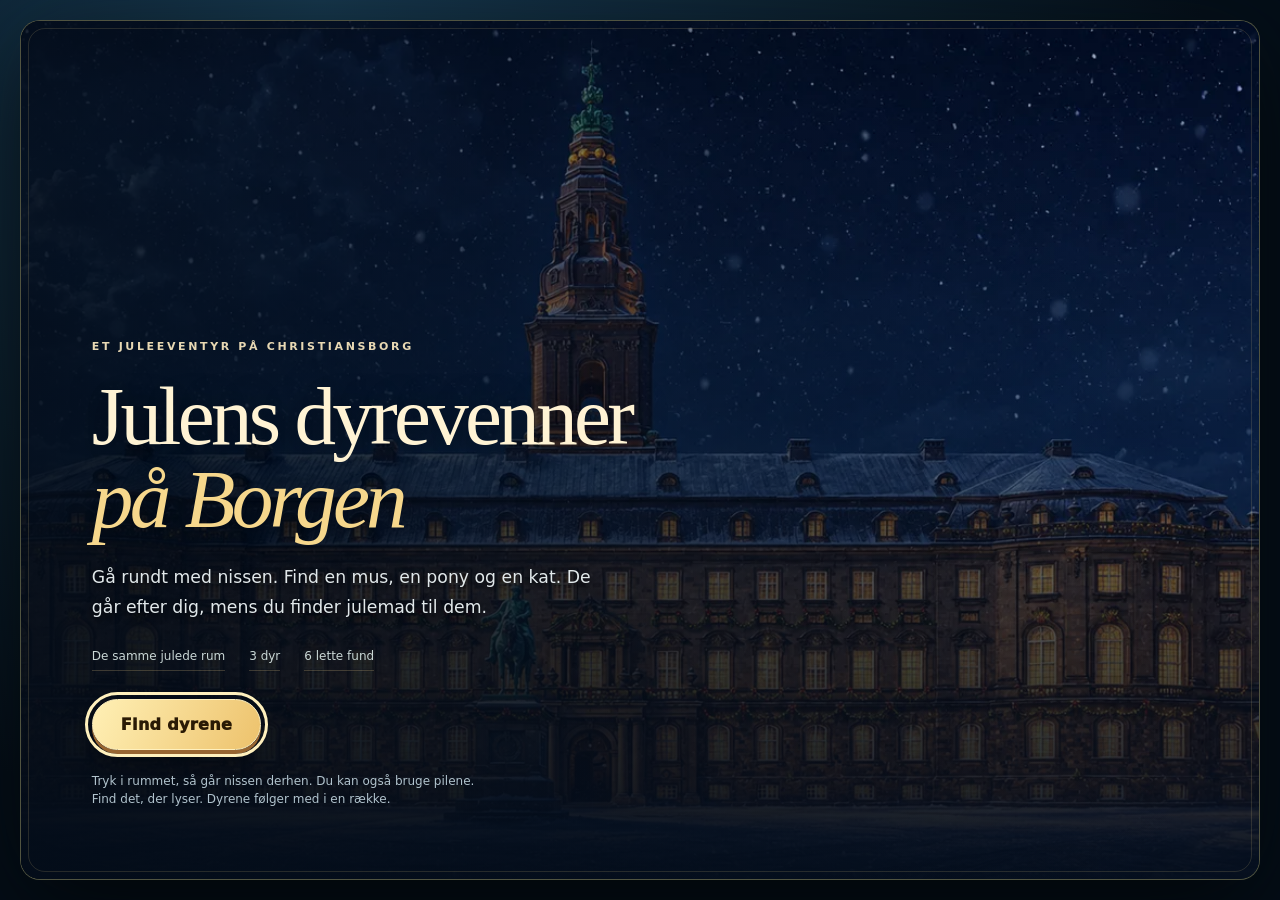
<file: jul-dyrevenner/index.html>
<!doctype html>
<html lang="da">
<head>
  <meta charset="utf-8">
  <meta name="viewport" content="width=device-width,initial-scale=1,viewport-fit=cover">
  <meta name="theme-color" content="#102f2b">
  <meta name="description" content="Et juleeventyr med en gående nisse og tre dyr på Christiansborg.">
  <link rel="preload" href="../jul/christiansborg-jul.webp" as="image" type="image/webp">
  <link rel="preload" href="../jul/riddersalen-jul.webp" as="image" type="image/webp">
  <title>Julens dyrevenner på Borgen</title>
  <style>
    :root{--ink:#fff8e8;--muted:#c7d3d3;--green:#133b35;--green2:#092521;--red:#9f2632;--red2:#6f1723;--gold:#f2c65e;--gold2:#b57b28;--night:#091b28;--paper:#fff9e9}
    *{box-sizing:border-box}html,body{height:100%;margin:0}
    body{overflow:hidden;background:radial-gradient(circle at 50% -20%,#315b63 0,#122d34 36%,#07141b 74%,#030a0e 100%);color:var(--ink);font-family:Inter,ui-sans-serif,system-ui,-apple-system,"Segoe UI",sans-serif}
    button,input{font:inherit}button{touch-action:manipulation}.hidden{display:none!important}
    #app{width:100%;height:100%;display:grid;place-items:center;padding:18px}
    #shell{position:relative;width:min(1210px,100%);height:min(720px,100%);display:grid;grid-template-columns:minmax(0,1fr) 284px;overflow:hidden;border:1px solid #f4d47778;border-radius:24px;background:#0a1e25;box-shadow:0 34px 100px #000c,0 0 0 5px #07131a,0 0 0 7px #d7b85738}
    #shell:after{content:"";position:absolute;inset:7px;z-index:50;pointer-events:none;border:1px solid #f2d68925;border-radius:17px}
    #gameWrap{position:relative;min-width:0;background:#071922;overflow:hidden;isolation:isolate}
    #gameWrap:after{content:"";position:absolute;inset:0;pointer-events:none;z-index:3;background:linear-gradient(90deg,#0005,transparent 8%,transparent 92%,#0006),linear-gradient(#0004,transparent 12%,transparent 86%,#0006);mix-blend-mode:multiply}
    canvas{width:100%;height:100%;display:block;touch-action:none}
    #hud{position:relative;padding:22px 17px 17px;background:radial-gradient(circle at 50% 0,#1d4c44 0,#0c2b28 38%,#081e1d 100%);border-left:1px solid #e9ca6e45;display:flex;flex-direction:column;gap:13px;overflow:auto;box-shadow:inset 8px 0 26px #0004}
    #hud:before{content:"";position:absolute;inset:0;pointer-events:none;opacity:.18;background-image:repeating-linear-gradient(115deg,transparent 0 14px,#fff 15px 16px);mix-blend-mode:soft-light}
    .brand{position:relative;padding:4px 0 15px 48px;border-bottom:1px solid #e6ca7445;font-family:Georgia,serif;color:#ffe59b;font-size:21px;line-height:1.08;letter-spacing:.015em;text-shadow:0 2px 8px #000}.brand:before{content:"♜";position:absolute;left:0;top:-3px;width:39px;height:39px;display:grid;place-items:center;border:1px solid #f1d27577;border-radius:50%;background:radial-gradient(circle,#a92c36,#5c1520);box-shadow:0 5px 16px #0008;color:#ffe59b;font-size:20px}.brand small{display:block;margin-top:6px;color:#cbd9d3;font:750 9px/1.2 Inter,system-ui;text-transform:uppercase;letter-spacing:.17em}
    .card{position:relative;border:1px solid #e9d0812c;background:linear-gradient(145deg,#061d1bd9,#0b2925c7);border-radius:14px;padding:13px;box-shadow:inset 0 1px #ffffff12,0 8px 18px #0002}
    .label{font-size:10px;font-weight:900;letter-spacing:.15em;text-transform:uppercase;color:#9fb7aa;margin-bottom:7px}
    #objective{font:700 14px/1.35 Georgia,serif;color:#fff7db}
    .meter{height:9px;margin-top:10px;padding:2px;background:#020d0c99;border:1px solid #ffffff13;border-radius:10px;overflow:hidden}.meter i{display:block;height:100%;width:0;background:linear-gradient(90deg,#a92130,#e4454e 45%,#f7d478);box-shadow:0 0 10px #f7d47888;border-radius:inherit;transition:width .4s}
    .stats{display:grid;grid-template-columns:1fr 1fr;gap:7px}.stat{position:relative;padding:10px 6px 8px;border:1px solid #ecd27f28;border-radius:12px;background:radial-gradient(circle at 50% 0,#ffffff12,#00000012);text-align:center}.stat b{display:block;color:#ffe497;font:700 19px Georgia,serif;text-shadow:0 2px 8px #000}.stat span{font-size:9px;text-transform:uppercase;letter-spacing:.07em;color:#b9ccc0}
    #map{display:grid;grid-template-columns:repeat(4,1fr);gap:5px}.mapDot{position:relative;aspect-ratio:1;border:1px solid #ead1821d;border-radius:8px;background:#ffffff08;color:#849d94;font-family:Georgia,serif;font-weight:900;font-size:10px;cursor:pointer;box-shadow:inset 0 1px #ffffff08}.mapDot.visited{background:#ffffff11;color:#eff4ed}.mapDot.done{background:linear-gradient(145deg,#a42430,#6d1822);border-color:#eece736b;color:#fff4cf;box-shadow:inset 0 1px #ffffff24}.mapDot.here{outline:2px solid #f6d46f;outline-offset:1px;box-shadow:0 0 13px #f5cc5f55}.mapDot .tip{display:none;position:absolute;z-index:20;right:0;bottom:calc(100% + 5px);width:max-content;max-width:180px;padding:6px 8px;border:1px solid #e5c76a44;border-radius:7px;background:#04110ff5;color:white;font:700 10px Inter,sans-serif}.mapDot:hover .tip,.mapDot:focus .tip{display:block}
    .controls{display:flex;gap:7px;margin-top:auto}.smallBtn{flex:1;border:1px solid #ffffff25;border-radius:11px;background:#ffffff0d;color:#e7efe9;padding:9px 5px;font-size:12px;font-weight:800;cursor:pointer}.smallBtn:hover{background:#ffffff18}
    #roomPill{position:absolute;top:17px;left:18px;z-index:4;padding:10px 16px 10px 37px;border-radius:6px 18px 18px 6px;background:linear-gradient(90deg,#6f1722ed,#3b1017e8);border:1px solid #f3d57874;box-shadow:0 7px 24px #0009,8px 0 22px #efc65818;backdrop-filter:blur(8px);font:700 14px/1 Georgia,serif;color:#ffe6a1;text-shadow:0 1px #000}#roomPill:before{content:"✦";position:absolute;left:13px;top:8px;color:#ffe191;font-size:16px}
    #toast{position:absolute;z-index:8;left:50%;bottom:22px;transform:translate(-50%,20px);max-width:min(560px,88%);opacity:0;pointer-events:none;padding:12px 17px;border-radius:14px;background:#071b18ec;border:1px solid #f5c85b66;box-shadow:0 10px 30px #0008;text-align:center;font-size:14px;line-height:1.35;transition:.22s}#toast.show{opacity:1;transform:translate(-50%,0)}
    .overlay{position:absolute;z-index:30;inset:0;display:grid;place-items:center;padding:24px;background:radial-gradient(circle at 50% 10%,#254c50ee,#06151bfa 68%);backdrop-filter:blur(7px)}.overlay.hidden{display:none}
    .panel{width:min(700px,100%);max-height:100%;overflow:auto;text-align:center;padding:29px;border:1px solid #e9d07a5e;border-radius:22px;background:linear-gradient(155deg,#153d3adf,#071a1eea);box-shadow:0 28px 90px #000d,inset 0 1px #ffffff1c,0 0 0 5px #07181d99}
    .crest{font-size:58px;filter:drop-shadow(0 8px 14px #0007)}h1{margin:5px 0 9px;font:700 clamp(30px,6vw,54px)/.96 Georgia,serif;color:#ffe18a;text-shadow:0 4px #7c1822}h2{margin:0 0 10px;font:700 clamp(23px,4vw,34px)/1.05 Georgia,serif;color:#ffe18a}.lead{max-width:560px;margin:0 auto 18px;color:#e1ebe3;line-height:1.55;font-size:15px}
    .primary{border:1px solid #fff0ae;border-radius:999px;padding:13px 27px;background:linear-gradient(#ffe28b,#dfa22e);color:#2a1a05;font-weight:950;letter-spacing:.02em;box-shadow:0 6px 0 #8b5a17,0 12px 28px #0008,inset 0 1px #fff;cursor:pointer}.primary:active{transform:translateY(4px);box-shadow:0 2px 0 #8b5a17}.secondary{border:1px solid #e7d89855;border-radius:999px;padding:11px 18px;background:#ffffff0d;color:#fff5d5;font-weight:800;cursor:pointer}.secondary:hover{background:#ffffff18}.row{display:flex;flex-wrap:wrap;justify-content:center;gap:10px}
    #start .panel{width:min(790px,100%);padding:0 0 18px;overflow:hidden}#start .crest{display:none}#start h1{position:relative;z-index:2;margin:-10px 0 11px;font-size:clamp(36px,5.2vw,48px);line-height:.92}.palaceHero{position:relative;height:225px;overflow:hidden;background:#071b2e;border-bottom:1px solid #f5d87966}.palaceHero:before{content:"";position:absolute;inset:-18px;background:url('../jul/christiansborg-jul.webp') center/cover no-repeat;filter:blur(14px);opacity:.72;transform:scale(1.08)}.palaceHero img{position:relative;z-index:1;width:100%;height:100%;display:block;object-fit:contain;filter:saturate(1.05) contrast(1.03) drop-shadow(0 12px 18px #0009)}.palaceHero:after{content:"";position:absolute;inset:0;z-index:2;pointer-events:none;background:radial-gradient(circle at 50% 6%,#fff7cd1f,transparent 29%),linear-gradient(90deg,#020b13c9,transparent 15%,transparent 85%,#020b13c9),linear-gradient(0deg,#06151a9c,transparent 24%);box-shadow:inset 0 0 34px #02090dcc}#start .lead,#start .row,#start>.panel>.hint{margin-left:auto;margin-right:auto;padding-left:24px;padding-right:24px}#start .lead{max-width:680px;margin-bottom:22px;font:700 18px/1.55 Georgia,serif;color:#f1f5ec}#start>.panel>.hint{margin-top:9px;margin-bottom:0}
    #missionBody{margin:15px 0}.missionGrid{display:flex;flex-wrap:wrap;justify-content:center;gap:9px}.missionChoice{min-width:72px;border:1px solid #ffffff26;border-radius:13px;background:#ffffff0c;color:white;padding:12px 14px;font-weight:800;cursor:pointer}.missionChoice:hover{background:#ffffff19}.missionChoice.on{background:#bb313a;border-color:#ffb5ba}.missionChoice.good{background:#27734e}.counter{font:800 42px Georgia,serif;color:#ffe18a;margin:8px}.hint{font-size:12px;color:#bfd0c4;margin:9px 0}.error{min-height:20px;margin-top:9px;color:#ffb4b8;font-size:12px;font-weight:800}
    .porridgeGame{max-width:540px;margin:0 auto}.porridgeKitchen{position:relative;min-height:205px;display:grid;place-content:center;overflow:hidden;border:1px solid #e7c56a55;border-radius:17px;background:linear-gradient(#2b1d1a,#5e3827 58%,#231512 59%);box-shadow:inset 0 1px #fff2c420,0 15px 36px #0007}.porridgeShelf{position:absolute;left:8%;right:8%;top:28px;height:8px;border-radius:5px;background:#b47b44;box-shadow:0 5px 0 #42281d}.porridgeShelf:before{content:"🥛  🌾  🧈  ✨";position:absolute;left:0;right:0;bottom:8px;color:#fff0c6;font-size:25px;letter-spacing:20px;text-align:center}.porridgePot{position:relative;width:146px;height:84px;margin-top:45px;border:5px solid #d49f49;border-radius:12px 12px 55px 55px;background:linear-gradient(90deg,#3d4345,#b8b8ae 48%,#454a4b);box-shadow:0 14px 18px #0008}.porridgePot:before{content:"";position:absolute;left:13px;right:13px;top:9px;height:33px;border-radius:50%;background:var(--porridge,#34251f);box-shadow:inset 0 6px 8px #0008;transition:background .3s}.porridgePot:after{content:"";position:absolute;left:-35px;right:-35px;top:15px;height:11px;border-radius:8px;background:#8f692e;z-index:-1}.porridgeSteam{position:absolute;left:50%;top:59px;transform:translateX(-50%);font-size:34px;opacity:var(--steam,0);filter:blur(.4px);transition:opacity .3s;animation:porridgeSteam 1.5s ease-in-out infinite}.porridgeSpoon{position:absolute;left:50%;top:75px;width:9px;height:86px;border-radius:6px;background:#bf9149;transform-origin:50% 86%;transform:rotate(var(--stir,-19deg));transition:transform .12s;box-shadow:inset 2px 0 #f1c978}.porridgeSpoon:before{content:"";position:absolute;left:-6px;top:-12px;width:21px;height:31px;border-radius:50%;background:#d0a45c}.porridgeStep{margin:11px 0 9px;color:#ffe49a;font:800 18px Georgia,serif}.porridgeProgress{display:flex;gap:6px;justify-content:center;margin:10px 0}.porridgeProgress i{width:34px;height:5px;border-radius:5px;background:#ffffff1c}.porridgeProgress i.done{background:#f1cb67;box-shadow:0 0 9px #f1cb6766}.porridgeChoices{display:grid;grid-template-columns:repeat(2,1fr);gap:8px}.porridgeChoice{border:1px solid #eed27c3b;border-radius:12px;background:#ffffff0b;color:#fff5dc;padding:11px;font-weight:850;cursor:pointer}.porridgeChoice:hover{background:#ffffff18}.porridgeChoice strong{display:block;margin-bottom:3px;color:#ffe394;font-size:20px}.porridgeChoice.correct{background:#266747;border-color:#8fd0a8}.porridgeChoice.wrong{animation:porridgeWrong .32s;background:#7c2530}.porridgeStir{grid-column:1/-1;background:#8f2832}.porridgeServe{position:absolute;inset:0;display:grid;place-content:center;background:radial-gradient(circle,#35694fee,#111b19f4 72%);animation:victoryIn .35s}.porridgeServe b{color:#ffe394;font:800 28px Georgia,serif}.porridgeServe span{margin-top:6px;color:#ecf5ec;font-size:13px}@keyframes porridgeSteam{50%{transform:translate(-50%,-7px);opacity:.75}}@keyframes porridgeWrong{25%{transform:translateX(-5px)}75%{transform:translateX(5px)}}
    .snowGame{width:min(620px,100%);margin:0 auto}.snowFrame{position:relative;padding:7px;overflow:hidden;border:1px solid #f4d57970;border-radius:16px;background:linear-gradient(145deg,#163c4b,#081c29);box-shadow:0 15px 40px #0008,inset 0 1px #ffffff1a}.snowFrame canvas{display:block;width:100%;height:auto;aspect-ratio:17/11;border-radius:10px;background:#0b2634}.snowHud{display:grid;grid-template-columns:repeat(4,1fr);gap:6px;margin-bottom:8px}.snowBadge{padding:7px 4px;border:1px solid #f3d47a2b;border-radius:9px;background:#061821;color:#cbdadd;font-size:9px;font-weight:900;letter-spacing:.07em;text-transform:uppercase}.snowBadge b{display:block;margin-top:2px;color:#ffe397;font:700 16px Georgia,serif;letter-spacing:0}.snowPad{display:flex;align-items:center;justify-content:center;gap:6px;margin-top:10px}.snowPad button{width:43px;height:39px;border:1px solid #f1d37a55;border-radius:9px;background:#ffffff0d;color:#fff3c7;font-weight:950;cursor:pointer}.snowPad button:hover{background:#ffffff1c}.snowPad .snowAction{width:auto;padding:0 13px;background:#8f2430}.snowLegend{margin-top:8px;color:#bcd0d1;font-size:11px;line-height:1.35}.snowLegend b{color:#ffe397}.snowVictory{position:absolute;z-index:4;inset:7px;display:grid;place-content:center;justify-items:center;padding:20px;border-radius:10px;background:radial-gradient(circle at 50% 18%,#397161ee,#071d27fa 72%);text-align:center;backdrop-filter:blur(4px);animation:victoryIn .38s ease-out}.snowVictoryIcon{font-size:52px;filter:drop-shadow(0 8px 12px #0008);animation:victoryBounce .75s ease-out}.snowVictory h3{margin:3px 0 6px;color:#ffe394;font:800 clamp(23px,5vw,34px)/1.05 Georgia,serif;text-shadow:0 3px #71202a}.snowVictory p{max-width:390px;margin:0 0 14px;color:#e8f3ed;font-size:13px;line-height:1.45}.snowVictoryStats{display:flex;gap:8px;margin-bottom:16px}.snowVictoryStats span{padding:7px 11px;border:1px solid #ffe3944d;border-radius:999px;background:#ffffff0d;color:#ffe394;font-size:11px;font-weight:900}.snowVictory button{border:1px solid #fff0ae;border-radius:999px;padding:11px 24px;background:linear-gradient(#ffe28b,#dfa22e);color:#2a1a05;font-weight:950;box-shadow:0 5px 0 #8b5a17;cursor:pointer}@keyframes victoryIn{from{opacity:0;transform:scale(.94)}to{opacity:1;transform:scale(1)}}@keyframes victoryBounce{0%{transform:translateY(-20px) scale(.7)}60%{transform:translateY(3px) scale(1.08)}100%{transform:none}}
    #mission .panel.snowMission,#mission .panel.organMission{width:min(850px,100%);display:grid;grid-template-columns:190px minmax(0,1fr);grid-template-areas:"icon game" "title game" "text game" "error game" "actions game";column-gap:18px;row-gap:8px;align-items:start;padding:18px;overflow:hidden}#mission .snowMission #missionIcon,#mission .organMission #missionIcon{grid-area:icon;margin-top:8px;font-size:44px}#mission .snowMission #missionTitle,#mission .organMission #missionTitle{grid-area:title;margin:0;font-size:26px}#mission .snowMission #missionText,#mission .organMission #missionText{grid-area:text;margin:0;padding:0;font-size:13px;line-height:1.45}#mission .snowMission #missionBody,#mission .organMission #missionBody{grid-area:game;margin:0;min-width:0}#mission .snowMission #missionError,#mission .organMission #missionError{grid-area:error;margin:0;align-self:start}#mission .snowMission>.row,#mission .organMission>.row{grid-area:actions;align-self:end}#mission .snowMission .snowGame,#mission .organMission .organGame{width:100%}
    .organGame{width:min(620px,100%);margin:0 auto}.organFrame{position:relative;padding:7px;border:1px solid #f4d57970;border-radius:16px;background:linear-gradient(145deg,#2f2929,#0d171c);box-shadow:0 15px 40px #0008,inset 0 1px #ffffff1a;overflow:hidden}.organFrame canvas{display:block;width:100%;height:auto;aspect-ratio:17/10;border-radius:10px;background:#16181d}.organReady{position:absolute;z-index:3;inset:7px;display:grid;place-content:center;justify-items:center;padding:24px;border-radius:10px;background:radial-gradient(circle at 50% 25%,#31564ae8,#08191df5 72%);text-align:center;backdrop-filter:blur(3px)}.organReadyIcon{font-size:40px;filter:drop-shadow(0 6px 10px #0008)}.organReady h3{margin:5px 0 7px;color:#ffe394;font:800 25px/1.05 Georgia,serif}.organReady p{max-width:390px;margin:0 0 15px;color:#e4eee7;font-size:12px;line-height:1.5}.organReady button{border:1px solid #fff0ae;border-radius:999px;padding:11px 24px;background:linear-gradient(#ffe28b,#dfa22e);color:#2a1a05;font-weight:950;box-shadow:0 5px 0 #8b5a17;cursor:pointer}.organHud{display:grid;grid-template-columns:repeat(3,1fr);gap:6px;margin-bottom:8px}.organBadge{padding:7px 4px;border:1px solid #f3d47a2b;border-radius:9px;background:#0f171b;color:#cbdadd;font-size:9px;font-weight:900;letter-spacing:.07em;text-transform:uppercase}.organBadge b{display:block;margin-top:2px;color:#ffe397;font:700 16px Georgia,serif;letter-spacing:0}.organPad{display:flex;align-items:center;justify-content:center;gap:7px;margin-top:9px}.organPad button{min-width:46px;height:40px;border:1px solid #f1d37a55;border-radius:9px;background:#ffffff0d;color:#fff3c7;font-weight:950;cursor:pointer}.organPad button:hover{background:#ffffff1c}.organPad .organPlay{min-width:120px;padding:0 13px;background:#8f2430}.organLegend{margin-top:7px;color:#bcd0d1;font-size:11px;line-height:1.35}.organLegend b{color:#ffe397}.historyPanel{width:min(620px,100%)}.historyPanel .factText{padding:15px;border:1px solid #f2d47a3d;border-radius:14px;background:#ffffff0a;text-align:left}.historyPanel .sourceLinks{max-width:420px;margin:15px auto}
    .residentPanel{position:relative;width:min(520px,100%);overflow:hidden;padding:34px 32px 30px}.residentPanel:before{content:"";position:absolute;inset:-90px auto auto -70px;width:220px;height:220px;border-radius:50%;background:#b72c3850;filter:blur(8px)}.residentPortrait{position:relative;width:94px;height:94px;margin:0 auto 13px;display:grid;place-items:center;border:2px solid #f5d57d;border-radius:50%;background:radial-gradient(circle at 40% 30%,#fff4c9,#d4434e 45%,#641421 78%);box-shadow:0 14px 34px #0009,0 0 0 7px #f4d47718;font-size:52px;animation:residentArrive .55s cubic-bezier(.2,.8,.2,1)}.residentRole{display:inline-block;margin:0 0 15px;padding:6px 13px;border:1px solid #efd07255;border-radius:999px;background:#ffffff0b;color:#ffe49a;font-size:11px;font-weight:900;letter-spacing:.1em;text-transform:uppercase}.residentTale{position:relative;margin:0 auto 21px;padding:17px 19px;max-width:410px;border:1px solid #f1d47b3d;border-radius:15px;background:#ffffff0a;color:#eef5ec;font:700 16px/1.5 Georgia,serif}.residentTale:before{content:"“";position:absolute;left:10px;top:-12px;color:#f0cb66;font:700 46px Georgia,serif;opacity:.45}@keyframes residentArrive{from{opacity:0;transform:translateY(20px) scale(.65) rotate(-8deg)}to{opacity:1;transform:none}}
    #factBox{text-align:left}.factTitle{font:700 20px Georgia,serif;color:#ffe18a}.factText{color:#dce8df;line-height:1.5;font-size:14px}.sourceLinks{display:grid;gap:8px;margin:16px 0}.sourceLinks a{color:#ffe18a;text-decoration:none;padding:10px 12px;border-radius:10px;background:#ffffff0c}.sourceLinks a:hover{text-decoration:underline}
    #touch{position:absolute;z-index:12;inset:0;pointer-events:none;display:none}.dpad{position:absolute;left:16px;bottom:16px;width:142px;height:142px;pointer-events:auto}.dpad button,#actionBtn{position:absolute;border:1px solid #ffe49b80;background:#0b332ecc;color:white;box-shadow:0 5px 14px #0008;backdrop-filter:blur(5px);font-weight:900}.dpad button{width:46px;height:46px;border-radius:13px;font-size:19px}.dpad .up{left:48px;top:0}.dpad .left{left:0;top:48px}.dpad .right{right:0;top:48px}.dpad .down{left:48px;bottom:0}#actionBtn{right:18px;bottom:30px;width:82px;height:82px;border-radius:50%;pointer-events:auto;background:#a82630df;color:#fff1c0;font-size:13px}
    #win .panel{background:radial-gradient(circle at 50% 0,#265f50,#071e1a 72%)}#winStats{display:grid;grid-template-columns:repeat(3,1fr);gap:8px;margin:16px 0}.winStat{border-radius:14px;background:#ffffff0d;padding:12px 7px}.winStat b{display:block;font-size:22px;color:#ffe18a}.winStat span{font-size:11px;color:#c6d6cc}
    @media(pointer:coarse){#touch{display:block}}
    @media(max-width:900px){#app{padding:0}#shell{height:100%;border:0;border-radius:0;display:block}#gameWrap{height:100%}#hud{position:absolute;z-index:10;right:8px;top:8px;width:190px;max-height:44%;padding:10px;border:1px solid #d9c37542;border-radius:14px;background:#092720e8;backdrop-filter:blur(10px)}.brand{font-size:15px;padding-left:0}.brand:before{display:none}.brand small,.label,#mapCard,.controls{display:none}.card{padding:8px}.stats{gap:4px}.stat{padding:5px}.stat b{font-size:14px}.stat span{font-size:9px}#objective{font-size:11px}.meter{margin-top:5px}#roomPill{top:9px;left:9px;font-size:11px}.panel{padding:21px 16px}.palaceHero{height:170px}#start h1{font-size:31px;margin-top:-8px}#start .lead{font-size:16px;line-height:1.48}#start .panel{padding-bottom:17px}}
    @media(max-width:650px){#mission .panel.snowMission,#mission .panel.organMission{display:block;width:min(620px,100%);padding:12px}#mission .snowMission #missionIcon,#mission .organMission #missionIcon{display:none}#mission .snowMission #missionTitle,#mission .organMission #missionTitle{margin:0 0 4px;font-size:22px}#mission .snowMission #missionText,#mission .organMission #missionText{margin:0 0 7px;font-size:11px;line-height:1.35}#mission .snowMission #missionBody,#mission .organMission #missionBody{margin:0}#mission .snowMission .snowHud,#mission .organMission .organHud{gap:3px;margin-bottom:4px}#mission .snowMission .snowBadge,#mission .organMission .organBadge{padding:4px 2px;font-size:8px}#mission .snowMission .snowBadge b,#mission .organMission .organBadge b{font-size:13px}#mission .snowMission .snowPad,#mission .organMission .organPad{margin-top:5px}#mission .snowMission .snowLegend,#mission .organMission .organLegend{margin-top:4px;font-size:10px}#mission .snowMission #missionError,#mission .organMission #missionError{min-height:15px;margin-top:3px}#mission .snowMission>.row,#mission .organMission>.row{margin-top:2px}#mission .snowMission>.row .secondary,#mission .organMission>.row .secondary{padding:7px 14px}.organPad button{height:36px}.organPad .organPlay{min-width:105px}}
    /* Hold startknapperne synlige på lave computerskærme. */
    @media(max-height:760px) and (min-width:901px){#app{padding:10px}#shell{height:100%}#start .panel{padding-bottom:12px}.palaceHero{height:160px}#start h1{margin-top:-7px;font-size:38px}#start .lead{max-width:650px;margin-bottom:14px;font-size:15px;line-height:1.42}#start .primary,#start .secondary{padding:10px 20px}#start>.panel>.hint{margin-top:5px;font-size:10px}}
    @media(max-height:600px){#hud{gap:7px;padding-top:12px}.card{padding:9px}.brand{font-size:18px}.panel{padding:16px}.crest{font-size:39px}.lead{font-size:13px;margin-bottom:10px}.palaceHero{height:135px}#start h1{font-size:33px}#start .lead{font-size:14px;line-height:1.38;margin-bottom:10px}}
    .lightsGame,.lanternGame,.sortGame,.carillonGame,.heartsGame{width:min(620px,100%);margin:0 auto}
    .lightsHall{display:flex;align-items:flex-start;justify-content:center;gap:6px;padding:14px 8px 10px;border:1px solid #f4d57970;border-radius:16px;background:linear-gradient(160deg,#3b2c1c,#0f1a1c);box-shadow:0 15px 40px #0008,inset 0 1px #ffffff1a}
    .lightLamp{position:relative;flex:1;min-width:0;display:flex;flex-direction:column;align-items:center;gap:5px;padding:calc(20px - var(--d)*10px) 2px 6px;border:0;background:none;cursor:pointer}
    .lampShade{width:calc(30px*var(--d));height:calc(19px*var(--d));border-radius:14px 14px 5px 5px;background:linear-gradient(90deg,#6d4a1c,#e6c477 50%,#6d4a1c);box-shadow:0 2px 0 #2a1d0c}
    .lampGlow{width:calc(16px*var(--d));height:calc(10px*var(--d));margin-top:-3px;border-radius:50%;background:#4b4436;transition:.18s}
    .lightLamp.on .lampGlow{background:#ffeab0;box-shadow:0 0 calc(16px + var(--v)*20px) rgba(255,212,122,calc(.35 + var(--v)*.65))}
    .lampBar{display:block;width:100%;max-width:44px;height:5px;border-radius:5px;background:#02100f99;overflow:hidden}
    .lampBar i{display:block;height:100%;width:0;border-radius:inherit;background:linear-gradient(90deg,#a92130,#f7d478);transition:width .1s linear}
    .lightsStatus,.lanternStatus,.carillonStatus{margin-top:9px;color:#ffe397;font:800 14px Georgia,serif;text-align:center}
    .lanternFrame{padding:7px;border:1px solid #f4d57970;border-radius:16px;background:linear-gradient(145deg,#2b2b28,#0a0d0e);box-shadow:0 15px 40px #0008,inset 0 1px #ffffff14}
    .lanternFrame canvas{display:block;width:100%;height:auto;aspect-ratio:7/4;border-radius:10px;background:#0b0e10;touch-action:none;cursor:crosshair}
    .sortRow{display:flex;align-items:flex-end;justify-content:center;gap:9px;min-height:150px;padding:14px 10px 12px;border:1px solid #f4d57970;border-radius:16px;background:linear-gradient(160deg,#2e3a2c,#101a18);box-shadow:0 15px 40px #0008,inset 0 1px #ffffff14}
    .sortGift{border:0;background:none;padding:0 2px;cursor:pointer}
    .giftBox{position:relative;display:block;width:calc(20px + var(--s)*11px);height:calc(20px + var(--s)*11px);border-radius:4px;background:linear-gradient(150deg,#b7303c,#7d1c26);box-shadow:0 6px 14px #0007,inset 0 1px #ffffff2e}
    .sortGift:nth-child(2n) .giftBox{background:linear-gradient(150deg,#2f7a56,#1a5038)}
    .sortGift:nth-child(3n) .giftBox{background:linear-gradient(150deg,#356088,#1e3d58)}
    .giftBand{position:absolute;inset:0;background:linear-gradient(90deg,transparent calc(50% - 3px),#f3d17e calc(50% - 3px),#f3d17e calc(50% + 3px),transparent calc(50% + 3px)),linear-gradient(0deg,transparent calc(50% - 3px),#f3d17e calc(50% - 3px),#f3d17e calc(50% + 3px),transparent calc(50% + 3px))}
    .giftBow{position:absolute;left:50%;top:-7px;width:16px;height:11px;transform:translateX(-50%);border:2.5px solid #f3d17e;border-radius:50%}
    .sortGift.picked .giftBox{outline:3px solid #ffe08b;outline-offset:3px;transform:translateY(-8px)}
    .sortGift .giftBox{transition:transform .14s}
    .carillonRounds{display:flex;justify-content:center;gap:7px;margin-bottom:9px}
    .carillonRounds i{width:30px;height:5px;border-radius:5px;background:#ffffff1c}
    .carillonRounds i.done{background:#f1cb67;box-shadow:0 0 9px #f1cb6766}
    .carillonPad{display:flex;justify-content:center;gap:9px;margin-top:11px}
    .carillonBell{width:74px;height:74px;border:1px solid #f1d37a55;border-radius:18px;background:radial-gradient(circle at 50% 26%,#123c39,#07201f);color:#fff3c7;font-size:29px;cursor:pointer;transition:.12s}
    .carillonBell:hover{background:radial-gradient(circle at 50% 26%,#1a544c,#0a2a27)}
    .carillonBell.lit{background:radial-gradient(circle at 50% 26%,#ffe9a7,#d8a63c);box-shadow:0 0 26px #ffd77aa8;transform:scale(1.07)}
    .heartsRows{display:grid;gap:7px;margin:4px auto 10px;max-width:420px}
    .heartsRow{display:flex;align-items:center;justify-content:space-between;gap:10px;padding:11px 15px;border:1px solid #eed27c3b;border-radius:12px;background:#ffffff0b;color:#fff5dc;font:800 14px Inter,system-ui,sans-serif;cursor:pointer;text-align:left}
    .heartsRow strong{color:#ffe394;font:800 15px Georgia,serif}
    .heartsRow span{color:#bfd0c4;font-size:12px}
    .heartsRow:hover:not(:disabled){background:#ffffff19}
    .heartsRow.done{background:#266747;border-color:#8fd0a8}
    .heartsRow.done:after{content:"♥";margin-left:6px;color:#ffe8ab}
    .heartsRow:disabled{cursor:default;opacity:.92}
    @media(max-width:650px){
     .lightsHall{gap:3px;padding:9px 4px 7px}
     .lampBar{height:4px}
     .carillonBell{width:58px;height:58px;font-size:23px}
     .sortRow{min-height:120px;gap:6px}
     .heartsRow{padding:9px 12px}
    }
  #nextRoomBtn{display:block;width:100%;margin-top:14px;padding:13px;border:2px solid #ffdda0;border-radius:14px;background:#f2c86d;color:#382619;font-size:18px;font-weight:900;min-height:56px}
    #nextRoomBtn.hidden{display:none}
    #objective{font-size:clamp(19px,2.1vw,25px);font-weight:900;color:#fff4c4;line-height:1.3}
    #speakBtn{min-height:48px}
    #touch button{touch-action:none}
    @media(max-width:720px){#nextRoomBtn{font-size:19px}#objective{font-size:21px}}
  </style>
  <link rel="stylesheet" href="../jul/adventure.css">
</head>
<body>
<main id="app">
  <section id="shell" aria-label="Julens dyrevenner på Borgen">
    <div id="gameWrap">
      <canvas id="game" width="860" height="620" tabindex="0" aria-label="Spilområde. Tryk et sted for at gå derhen, eller brug piletasterne. Tryk på et dyr eller mad for at finde det."></canvas>
      <div id="roomPill"></div><div id="toast" role="status" aria-live="polite"></div>
      <div id="roomArrival" aria-hidden="true"><small id="arrivalChapter"></small><strong id="arrivalName"></strong></div>
      <div id="reward" role="status"><span class="rewardIcon" id="rewardIcon">✦</span><span><strong id="rewardTitle"></strong><small id="rewardDetail"></small></span></div>
      <div id="touch" aria-label="Mobilstyring"><div class="dpad"><button class="up" data-key="up">▲</button><button class="left" data-key="left">◀</button><button class="right" data-key="right">▶</button><button class="down" data-key="down">▼</button></div><button id="actionBtn">FIND</button></div>
    </div>
    <aside id="hud">
      <div class="brand">Julens dyrevenner på Borgen<small>Gå med nissen gennem de oprindelige rum</small></div>
      <div class="card"><div class="label">Næste lille opgave</div><div id="objective"></div><div class="meter"><i id="progress"></i></div><button class="smallBtn kidNext hidden" id="nextRoomBtn" type="button"></button></div>
      <div class="stats"><div class="stat"><b id="taskCount">0/3</b><span>julemad</span></div><div class="stat"><b id="residentCount">0/3</b><span>dyrevenner</span></div></div>
      <div class="card" id="mapCard"><div class="label">Christiansborg</div><div id="map"></div></div>
      <div class="controls"><button class="smallBtn" id="helpBtn">Hjælp</button><button class="smallBtn" id="speakBtn">🔊 Læs op</button><button class="smallBtn" id="soundBtn">Lyd til</button><button class="smallBtn" id="musicBtn">Musik fra</button><button class="smallBtn" id="resetBtn">Nulstil</button></div>
    </aside>
    <div class="overlay" id="start">
      <div class="panel"><div class="palaceHero" aria-hidden="true"><img src="../jul/christiansborg-jul.webp" alt="" width="1580" height="790"></div><canvas class="startSnow" id="startSnow" aria-hidden="true"></canvas><div class="edition">Et juleeventyr på Christiansborg</div><h1>Julens dyrevenner<em>på Borgen</em></h1><p class="lead">Gå rundt med nissen. Find en mus, en pony og en kat. De går efter dig, mens du finder julemad til dem.</p><div class="startMeta"><span>De samme julede rum</span><span>3 dyr</span><span>6 lette fund</span></div>
        <div class="row"><button class="primary" id="startBtn">Find dyrene</button><button class="secondary hidden" id="continueBtn">Fortsæt</button></div>
        <p class="hint">Tryk i rummet, så går nissen derhen. Du kan også bruge pilene.<br>Find det, der lyser. Dyrene følger med i en række.</p>
      </div>
    </div>
    <div class="overlay hidden" id="mission"><div class="panel"><div id="missionIcon" class="crest"></div><h2 id="missionTitle"></h2><p id="missionText" class="lead"></p><div id="missionBody"></div><div id="missionError" class="error"></div><div class="row"><button class="secondary" id="missionClose">Tilbage</button></div></div></div>
    <div class="overlay hidden" id="rocketStory"><div class="panel historyPanel"><div class="crest">🚀</div><h2>Den vildfarne raket</h2><p class="lead">Godt du fandt den. Raketter og Slotskirken er en meget dårlig kombination.</p><p class="factText">Under det københavnske pinsekarneval i 1992 satte en vildfaren raket ild til Slotskirken. Branden ødelagde tag og kuppel, og da kuplen styrtede ned, blev de fleste kirkebænke knust. Kirken blev genopbygget og genindviet i 1997.</p><div class="sourceLinks"><a href="https://slks.dk/omraader/kulturarv/bygningsfredning/gode-raad-om-vedligeholdelse/restaureringsseminar/2006/referat/referat-af-oplaeg-om-christiansborg-slotskirke/" target="_blank" rel="noopener">Kilde: Slots- og Kulturstyrelsen</a></div><div class="row"><button class="primary" id="rocketClose">Raketten er sikret</button></div></div></div>
    <div class="overlay hidden" id="residentStory"><div class="panel residentPanel"><div class="residentPortrait" id="residentStoryIcon">🐭</div><h2 id="residentStoryName"></h2><div class="residentRole" id="residentStoryRole"></div><p class="residentTale" id="residentStoryText"></p><div class="row"><button class="primary" id="residentStoryClose"></button></div></div></div>
    <div class="overlay hidden" id="lookout"><div class="panel historyPanel"><div class="crest" id="lookoutIcon">🔭</div><h2 id="lookoutTitle"></h2><p class="lead" id="lookoutLead"></p><p class="factText" id="lookoutText"></p><div class="sourceLinks" id="lookoutSource"></div><p class="hint" id="lookoutCount"></p><div class="row"><button class="primary" id="lookoutClose">Videre</button></div></div></div>
    <div class="overlay hidden" id="chapter"><div class="panel"><div class="crest" id="chapterIcon">🕯️</div><h2 id="chapterTitle"></h2><p class="lead" id="chapterText"></p><div class="row"><button class="primary" id="chapterClose">Videre</button></div></div></div>
    <div class="overlay hidden" id="info"><div class="panel" id="factBox"><h2>Sådan spiller du</h2><p class="factText">Tryk på gulvet for at gå. Tryk på det dyr eller den mad, der lyser, så går nissen derhen og finder det.</p><p class="factText">Tryk på den store knap i siden for at gå direkte til næste sted. Du må også gå på opdagelse gennem dørene. Der er ingen tid eller forkerte svar.</p><div class="row"><button class="primary" id="infoClose">Spil videre</button></div></div></div>
    <div class="overlay hidden" id="win"><canvas id="fireworks" aria-hidden="true"></canvas><div class="panel"><div class="crest">🔔✨🎄</div><h1>Alle dyrene<br>er med til jul!</h1><p class="lead" id="winText"></p><div id="winStats"><div class="winStat"><b>🐭</b><span>mus</span></div><div class="winStat"><b>🐴</b><span>pony</span></div><div class="winStat"><b>🐈</b><span>kat</span></div></div><div class="winExtra"><span id="winExtraTitle"></span><small id="winExtraHint"></small></div><div class="row"><button class="primary" id="againBtn">Spil igen</button><button class="secondary" id="stayBtn">Gå videre rundt</button></div></div></div>
    <div class="overlay hidden" id="journal" role="dialog" aria-modal="true" aria-labelledby="journalTitle"><div class="panel journalPanel"><div class="journalHeader"><div><div class="edition">Nissens eventyrbog</div><h2 id="journalTitle">Hele Borgen venter</h2><p>Dit juleeventyr, rum for rum.</p></div><button class="secondary" id="journalClose">Tilbage</button></div><div class="journalSummary" id="journalSummary"></div><div class="journalRooms" id="journalRooms"></div><div class="badges" id="badges" aria-label="Dine udmærkelser"></div><p class="journalFoot">Vælg et sted, du har besøgt, for at rejse direkte dertil. Juleglimtene er en frivillig skattejagt og er ikke nødvendige for at redde julen.</p></div></div>
    <div class="overlay hidden" id="finale" role="dialog" aria-modal="true" aria-labelledby="finaleTitle"><div class="panel finalePanel"><div class="edition">Den sidste julemission</div><h2 id="finaleTitle">Lad hele Borgen klinge</h2><p class="lead">Tre slag. Ét for hver del af Borgens store familie.</p><div class="bellRhythm" id="bellRhythm" aria-hidden="true"><span class="targetRing"></span><span class="ring"></span><span class="bellFace">🔔</span></div><div class="finaleNotes" id="finaleNotes" aria-label="Klokkens tre slag">○ ○ ○</div><p id="finaleHint" role="status"></p><div class="row"><button class="primary" id="ringBellBtn">Ring med klokken</button><button class="secondary" id="finaleClose">Tilbage</button></div></div></div>
  </section>
</main>

<script>
(()=>{'use strict';
const cv=document.getElementById('game');let ctx=cv.getContext('2d');
let adventure=null,storageWarningShown=false;
const W=860,H=620,EDGE={x1:66,x2:794,y1:80,y2:532};
/* Mobilvisning: på en telefon på højkant zoomes scenen ind, og et kamera følger nissen. */
const view={on:false,s:1,dpr:1,q:1,ox:0,oy:0,vw:W,vh:H,cam:0,camRoom:null};
function layoutView(){const w=cv.clientWidth,h=cv.clientHeight;if(!(w>0&&h>0&&w/h<1)){if(view.on){view.on=false;view.q=1;view.cam=0;cv.width=W;cv.height=H;Object.keys(layerCache).forEach(function(k){delete layerCache[k]})}return}const dpr=Math.min(2,window.devicePixelRatio||1),s=Math.max(Math.min(w/W,h/H),Math.min(h/H,w/460)),bw=Math.round(w*dpr),bh=Math.round(h*dpr),q=Math.min(3,Math.max(1,Math.ceil(s*dpr*2)/2));if(!view.on||cv.width!==bw||cv.height!==bh||view.q!==q){cv.width=bw;cv.height=bh;Object.keys(layerCache).forEach(function(k){delete layerCache[k]})}view.on=true;view.s=s;view.dpr=dpr;view.q=q;view.vw=Math.min(W,w/s);view.vh=Math.min(H,h/s);view.ox=(w-view.vw*s)/2;view.oy=(h-view.vh*s)/2}
function updateCamera(dt){if(!view.on)return;const target=Math.max(0,Math.min(W-view.vw,state.x-view.vw/2)),room=state.room;if(view.camRoom!==room){view.camRoom=room;view.cam=target}else view.cam+=(target-view.cam)*Math.min(1,dt*6)}
const riddersalArt=new Image();riddersalArt.src='../jul/riddersalen-jul.webp';
const $=s=>document.querySelector(s), overlays=['start','mission','info','win','rocketStory','residentStory','lookout','chapter','journal','finale'];
const rooms=[
 {id:'slotsplads',name:'Slotspladsen',abbr:'SP',icon:'🚜',theme:['#315c65','#d9e7df','#7693a2'],fact:'Slotspladsen ligger foran Christiansborg og er stedet med Frederik 7.s rytterstatue.',resident:'mus',residentName:'Mette',residentRole:'Statuens snevagt',residentStory:'Hun bor i rytterstatuens sokkel og bruger hestens fodspor som kælkebane.',task:{type:'snowmaze',icon:'🚜',title:'Sneploven på Slotspladsen',text:'Kør nissens røde sneplov gennem pladsen og ryd alle 24 snedriver. Pas på den levende fygesne. Varm kakao gør ploven uovervindelig i fem træk.'},exits:{N:'rigsdagsgaard',E:'slotskirke'}},
 {id:'rigsdagsgaard',name:'Rigsdagsgården',abbr:'RG',icon:'📯',theme:['#62433d','#e6d2b3','#9f6a53'],fact:'Rigsdagsgården er den indre gård ved Folketinget.',resident:null,task:{type:'sequence',icon:'📯',title:'Fordel den vigtige julepost',text:'Postnissen hvisker rækkefølgen: brev, gave, lovmappe.',options:['✉️','🎁','📕'],answer:['✉️','🎁','📕']},exits:{S:'slotsplads',N:'vandrehallen',E:'stalde'}},
 {id:'vandrehallen',name:'Vandrehallen',abbr:'VH',icon:'💡',theme:['#614931','#d8c5a5','#8e775b'],fact:'Vandrehallen er over 80 meter lang og forbinder Folketingssalen med Landstingssalen.',resident:null,task:{type:'lights',icon:'💡',title:'Lystændingen i Vandrehallen',text:'De otte gamle lamper falder i søvn igen, så snart de er tændt. Få dem til at lyse alle sammen på samme tid.'},exits:{S:'rigsdagsgaard',W:'folketingssalen',E:'landstingssalen',N:'samtale'}},
 {id:'folketingssalen',name:'Folketingssalen',abbr:'FS',icon:'🏛️',theme:['#52372f','#c9a881','#8d5843'],fact:'Debatter og behandling af lovforslag foregår i Folketingssalen, der har 179 medlemspladser.',resident:'nisse',residentName:'Marlene',residentRole:'Den 180. plads',residentStory:'Hun tæller de 179 stole hver aften og stiller en fingerbølsskammel frem til sig selv.',task:{type:'hearts',icon:'🏛️',title:'Gør alle 179 pladser klar',text:'Salens 179 pladser ligger i fem buede rækker. Læg julehjerterne bagfra og frem.'},exits:{E:'vandrehallen',N:'udvalg'}},
 {id:'samtale',name:'Samtaleværelset',abbr:'SV',icon:'🤝',theme:['#3d5264','#d7cfc0','#667a8c'],fact:'Samtaleværelset ligger midt mellem de to tingsale og blev tænkt som et sted for uformelle samtaler.',resident:'mus',residentName:'Kim',residentRole:'Osteforhandleren',residentStory:'Han forlader aldrig rummet uden et kompromis og et stykke ost til begge sider.',task:{type:'choice',icon:'🤝',title:'Skab julefred',text:'To nisser er uenige om, hvem der skal hænge stjernen op. Hvad gør du?',options:['Stem hurtigt','Lyt til begge og find en løsning','Gem stjernen'],answer:1},exits:{S:'vandrehallen',N:'taarn'}},
 {id:'landstingssalen',name:'Landstingssalen',abbr:'LS',icon:'🔔',theme:['#ddd8c8','#f4efe2','#9a835f'],fact:'Landstingssalen blev brugt af Landstinget frem til grundlovsændringen i 1953 og bruges i dag til møder og konferencer.',resident:null,task:{type:'carillon',icon:'🔔',title:'Klokkespillet i Landstingssalen',text:'Klokkerne har glemt julemelodien. Lyt og spil efter — fem runder, og melodien vokser for hver.'},exits:{W:'vandrehallen',E:'riddersalen'}},
 {id:'udvalg',name:'Udvalgsværelset',abbr:'UV',icon:'🎁',theme:['#445b4c','#c8b58d','#788d76'],fact:'Folketingets faste udvalg behandler lovforslag og beslutningsforslag i udvalgsværelserne.',resident:null,task:{type:'sortsizes',icon:'🎁',title:'Sorter udvalgets pakker',text:'Fem pakker er endt i en rodet bunke. Byt dem rundt, indtil de står fra den mindste til den største.'},exits:{S:'folketingssalen',E:'finans'}},
 {id:'finans',name:'Finansudvalgets værelse',abbr:'FU',icon:'🧮',theme:['#2c5360','#c8d4d5','#5c7c86'],fact:'Finansudvalget holder til i Tårnet i et rum med en azurblå kuppel og en veneziansk krystallysekrone.',resident:null,task:{type:'count',icon:'🧮',title:'Få julebudgettet til at gå op',text:'Julebudgettet skal ramme præcis 2.450 kroner — hverken mere eller mindre.',target:2450,unit:'kr.',steps:[1000,500,100,50,25,10]},exits:{W:'udvalg',S:'snapstinget'}},
 {id:'snapstinget',name:'Snapstinget',abbr:'SN',icon:'🥣',theme:['#6b312c','#d7b17a','#9a5b43'],fact:'Snapstinget er Folketingets restaurant, hvor medlemmer og ansatte kan spise.',resident:'mus',residentName:'Ellen',residentRole:'Snapstingets smagsdommer',residentStory:'Hun kan høre på gryden, præcis hvornår risengrøden mangler smør.',task:{type:'porridge',icon:'🥣',title:'Snapstingets julegrød',text:'Kog en gryde risengrød til Borgens nattevagt. Følg køkkenets rækkefølge, rør grøden glat og server den rigtigt.'},exits:{N:'finans',E:'stalde'}},
 {id:'riddersalen',name:'Riddersalen',abbr:'RS',icon:'🧵',theme:['#763e3c','#d8b982','#a56b4a'],fact:'Riddersalen er den største sal i De Kongelige Repræsentationslokaler og rummer Dronning Margrethes gobeliner.',resident:null,task:{type:'clicks',icon:'🧵',title:'Find stjernerne i gobelinerne',text:'Seks små julestjerner har gemt sig i de farverige vævninger.',items:['⭐','⭐','⭐','⭐','⭐','⭐']},exits:{W:'landstingssalen',S:'slotskirke',E:'stalde'}},
 {id:'slotskirke',name:'Christiansborg Slotskirke',abbr:'SK',icon:'🎼',theme:['#d8d0c3','#fffaf0','#8d7b68'],fact:'Slotskirken bruges blandt andet til gudstjenesten ved Folketingets åbning.',resident:'mus',residentName:'Anna',residentRole:'Orgelmusen',residentStory:'Hun bor bag den dybeste orgelpibe og kender alle toner, bortset fra den stille.',task:{type:'organ',icon:'🎼',title:'Den forsvundne julemelodi',text:'Fang 12 gyldne toner ved orglet. Flyt nissen mellem tangenterne, spil i det lysende felt og undgå de grå falske toner.'},exits:{W:'slotsplads',N:'riddersalen'}},
 {id:'stalde',name:'De Kongelige Stalde',abbr:'ST',icon:'🐴',theme:['#4f3a2b','#d7c29a','#856b4c'],fact:'De Kongelige Stalde har huset kongelige heste siden 1740. I dag står de hvide køreheste blandt marmorsøjler.',resident:'nisse',residentName:'Søren',residentRole:'Hestenes nattevagt',residentStory:'Han kender hver hest på lyden af dens tyggen og gemmer altid en ekstra gulerod.',task:{type:'stable',icon:'🐴',title:'Julegulerødder til de kongelige heste',text:'Gå hen til kurven og tag seks gulerødder. Nissen bærer tre i hver hånd. Besøg derefter alle seks heste.'},exits:{W:'rigsdagsgaard',N:'riddersalen',S:'ruiner',E:'snapstinget'}},
 {id:'ruiner',name:'Ruinerne under Christiansborg',abbr:'RU',icon:'🗝️',theme:['#2c3435','#93866c','#4d5552'],fact:'Under slottet ligger rester af Absalons Borg og Københavns Slot med fundamentet fra Blåtårn.',resident:'mus',residentName:'Christian',residentRole:'Nøglevogteren',residentStory:'Han bærer en rusten nøgle til en dør, der forsvandt for flere hundrede år siden.',task:{type:'lantern',icon:'🗝️',title:'Lygten i mørket',text:'Der er bælgmørkt under slottet. Flyt lygten rundt og find de fire gamle julemærker på murene.'},exits:{N:'stalde'}},
 {id:'taarn',name:'Tårnet',abbr:'TÅ',icon:'🔔',theme:['#233f47','#b9c8c7','#526d72'],fact:'Tårnet er 106 meter højt og Københavns højeste. Fra udsigtsplatformen 44 meter over jorden kan man se ud over byen og i klart vejr helt til Sverige — prøv kikkerten.',resident:null,task:null,exits:{S:'samtale'}}
];
const byId=Object.fromEntries(rooms.map(r=>[r.id,r]));
rooms.forEach(room=>{room.resident=null;room.task=null});
for(const [id,kind,name] of [['slotsplads','mus','Musen'],['stalde','hest','Ponyen'],['riddersalen','kat','Katten']]){
 byId[id].resident=kind;byId[id].residentName=name;
}
const stages=[
 {room:'slotsplads',kind:'animal',icon:'🐭',name:'Musen',text:'Find musen på Slotspladsen!',x:142,y:448},
 {room:'snapstinget',kind:'food',icon:'🍚',name:'Risengrøden',text:'Find risengrød i Snapstinget!',x:430,y:305},
 {room:'stalde',kind:'animal',icon:'🐴',name:'Ponyen',text:'Find ponyen i stalden!',x:430,y:304},
 {room:'rigsdagsgaard',kind:'food',icon:'🥕',name:'Guleroden',text:'Find en gulerod i Rigsdagsgården!',x:172,y:450},
 {room:'riddersalen',kind:'animal',icon:'🐈',name:'Katten',text:'Find katten i Riddersalen!',x:150,y:448},
 {room:'riddersalen',kind:'food',icon:'🐟',name:'Fisk til katten',text:'Find fisk til katten på julebordet!',x:650,y:448}
];
const currentStage=()=>stages[Math.min(state.step||0,stages.length-1)];
let pointerTarget=null;
let state={room:'slotsplads',x:430,y:355,tasks:{},residents:{},residentOrder:[],visited:{slotsplads:true},step:0,won:false,rocketFound:false,stableFeed:{picked:false,fed:[]},lookout:[],chapters:{}};
let keys={up:false,down:false,left:false,right:false},playing=false,last=0,time=0,toastTimer=0,sound=true,confetti=[],playerFacing='down',stepPhase=0;
const bgMusic=new Audio('../jul/Winter_at_Christiansborg.mp3');bgMusic.loop=true;bgMusic.volume=.13;
let trail=[],trailDistance=0,newFollowerId='',newFollowerUntil=0;
let roomFade=0;
let stableCarrotFlights=[],stableFeedLockUntil=0,stableResidentRevealStart=0,stableFinishTimer=0;
let residentStoryRoom=null;
let missionCleanup=()=>{};
const residentPos={slotsplads:[142,448],rigsdagsgaard:[716,172],vandrehallen:[675,470],folketingssalen:[154,168],samtale:[708,442],landstingssalen:[142,438],udvalg:[704,174],finans:[160,176],snapstinget:[700,448],riddersalen:[150,448],slotskirke:[704,176],stalde:[430,304],ruiner:[706,446]};
const stationPos={x:430,y:305};
const tapestryStationPos={x:238,y:444};
const rigsdagsPostPos={x:172,y:450};
const landstingBellPos={x:660,y:448};
const snowPlowPos={x:657,y:422};
const carrotBasketPos={x:430,y:432};
const stableHorseLayout=[
 {x:300,y:274,s:.58,side:-1},{x:560,y:274,s:.58,side:1},
 {x:207,y:347,s:.76,side:-1},{x:653,y:347,s:.76,side:1},
 {x:90,y:455,s:1,side:-1},{x:770,y:455,s:1,side:1}
];
const rocketPos={x:174,y:430};
function r(){return byId[state.room]}
function taskPos(room=r()){return room.id==='slotsplads'?snowPlowPos:room.id==='stalde'?carrotBasketPos:room.id==='riddersalen'?tapestryStationPos:room.id==='rigsdagsgaard'?rigsdagsPostPos:room.id==='landstingssalen'?landstingBellPos:stationPos}
function save(){try{localStorage.setItem('borgenJulDyrevennerV2',JSON.stringify(state))}catch(e){if(!storageWarningShown){storageWarningShown=true;toast('Browseren kunne ikke gemme dit eventyr. Du kan stadig spille videre i dette vindue.',5500)}}}
function load(){try{return JSON.parse(localStorage.getItem('borgenJulDyrevennerV2')||'null')}catch(e){return null}}
function countTasks(){return Object.keys(state.tasks).filter(k=>state.tasks[k]).length}
function countResidents(){return Object.keys(state.residents).filter(k=>state.residents[k]&&byId[k]&&byId[k].resident).length}
function stableProgress(){if(!state.stableFeed||typeof state.stableFeed!=='object')state.stableFeed={picked:false,fed:[]};if(!Array.isArray(state.stableFeed.fed))state.stableFeed.fed=[];state.stableFeed.fed=[...new Set(state.stableFeed.fed.filter(i=>Number.isInteger(i)&&i>=0&&i<stableHorseLayout.length))];if(state.tasks.stalde){state.stableFeed.picked=true;state.stableFeed.fed=stableHorseLayout.map((_,i)=>i)}return state.stableFeed}
function stableCarrotsHeld(){const p=stableProgress();return p.picked?Math.max(0,stableHorseLayout.length-p.fed.length):0}
function allReady(){return (state.step||0)>=stages.length}
function followerIds(){const ordered=Array.isArray(state.residentOrder)?state.residentOrder.filter(id=>state.residents[id]&&byId[id]&&byId[id].resident):[];Object.keys(state.residents).filter(id=>state.residents[id]&&byId[id]&&byId[id].resident&&!ordered.includes(id)).forEach(id=>ordered.push(id));return ordered}
function seedTrail(){trail=[];const stage=currentStage(),towards=stage.room===state.room?stage.x-state.x:0,side=Math.abs(towards)>20?(towards>0?-1:1):state.x>W/2?-1:1;for(let i=0;i<220;i++){const reach=Math.min(225,i*2.9);trail.push({x:Math.max(72,Math.min(788,state.x+side*reach)),y:state.y,room:state.room})}trailDistance=0}
function recordTrail(distance=0){trailDistance+=distance;if(trailDistance<7&&trail.length)return;trailDistance=0;trail.unshift({x:state.x,y:state.y,room:state.room});if(trail.length>1800)trail.length=1800}
function reset(){try{localStorage.removeItem('borgenJulDyrevennerV2')}catch(e){}clearTimeout(chapterTimer);chapterTimer=0;Object.keys(layerCache).forEach(function(k){delete layerCache[k]});clearTimeout(stableFinishTimer);stableFinishTimer=0;stableCarrotFlights=[];stableFeedLockUntil=0;stableResidentRevealStart=0;pointerTarget=null;state={room:'slotsplads',x:430,y:355,tasks:{},residents:{},residentOrder:[],visited:{slotsplads:true},step:0,won:false,rocketFound:false,stableFeed:{picked:false,fed:[]},lookout:[],chapters:{}};seedTrail();updateHUD()}
function clearKeys(){Object.keys(keys).forEach(k=>keys[k]=false)}
function showOverlay(id){overlays.forEach(x=>$('#'+x).classList.toggle('hidden',x!==id));playing=false;clearKeys();$('#hud').inert=true;$('#gameWrap').inert=true;const button=$('#'+id+' button:not(.hidden)');if(button)button.focus({preventScroll:true})}
function hideOverlays(){overlays.forEach(x=>$('#'+x).classList.add('hidden'));playing=true;clearKeys();$('#hud').inert=false;$('#gameWrap').inert=false;cv.focus({preventScroll:true})}
function toast(msg,duration=2600){const el=$('#toast');el.textContent=msg;el.classList.add('show');clearTimeout(toastTimer);toastTimer=setTimeout(()=>el.classList.remove('show'),duration)}
/* ===== Ydelse: cachede statiske lag og automatisk kvalitetsjustering ===== */
let qual = 1;              /* 1 = fuld, .5 = sparetilstand på svag hardware */
let frameCost = 0;         /* glidende gennemsnit af tegnetiden i ms */
const layerCache = {};
function ctxOverride(g){ ctx = g }
function cachedLayer(key, drawFn){
  let c = layerCache[key];
  if(!c){
    c = document.createElement('canvas');
    c.width = Math.round(W*view.q); c.height = Math.round(H*view.q);
    const g = c.getContext('2d');
    if(view.q!==1) g.scale(view.q, view.q);
    const prev = ctx;
    try{
      /* drawFn tegner i den samme kontekstvariabel som resten af spillet */
      ctxOverride(g);
      drawFn();
    } finally {
      ctxOverride(prev);
    }
    layerCache[key] = c;
    const keys = Object.keys(layerCache);
    if(keys.length > 24) delete layerCache[keys[0]];
  }
  ctx.drawImage(c, 0, 0, W, H);
}
function shadow(color, blur){
  ctx.shadowColor = color;
  ctx.shadowBlur = qual < 1 ? blur * .4 : blur;
}
function trackFrame(ms){
  frameCost = frameCost ? frameCost * .93 + ms * .07 : ms;
  if(qual === 1 && frameCost > 11) qual = .5;
  else if(qual < 1 && frameCost < 5) qual = 1;
}

/* ===== Lyd: klokker, klange og en lille julefanfare ===== */
const audio = { ctx:null, master:null };
function audioCtx(){
  if(!sound) return null;
  try{
    if(!audio.ctx){
      const AC = window.AudioContext || window.webkitAudioContext;
      if(!AC) return null;
      audio.ctx = new AC();
      audio.master = audio.ctx.createGain();
      audio.master.gain.value = .5;
      audio.master.connect(audio.ctx.destination);
    }
    if(audio.ctx.state === 'suspended') audio.ctx.resume();
    return audio.ctx;
  }catch(e){ return null }
}
/* Enkelt tone — samme kald som før, blødere klang */
function tone(freq, d, vol){
  freq = freq || 520; d = d || .09; vol = vol || .11;
  const ac = audioCtx();
  if(!ac) return;
  try{
    const t = ac.currentTime;
    const o = ac.createOscillator(), g = ac.createGain();
    o.type = 'triangle';
    o.frequency.setValueAtTime(freq, t);
    g.gain.setValueAtTime(.0001, t);
    g.gain.exponentialRampToValueAtTime(vol, t + .012);
    g.gain.exponentialRampToValueAtTime(.0001, t + d);
    o.connect(g); g.connect(audio.master);
    o.start(t); o.stop(t + d + .03);
  }catch(e){}
}
/* Klokke: grundtone plus overtoner der dør ud i forskelligt tempo */
function bell(freq, dur, vol, delay){
  freq = freq || 660; dur = dur || 1.5; vol = vol || .16; delay = delay || 0;
  const ac = audioCtx();
  if(!ac) return;
  try{
    const t0 = ac.currentTime + delay;
    const partials = [[1,1,1],[2.76,.42,.7],[5.4,.22,.42],[8.9,.11,.28]];
    for(let i=0;i<partials.length;i++){
      const p = partials[i];
      const o = ac.createOscillator(), g = ac.createGain();
      o.type = 'sine';
      o.frequency.setValueAtTime(freq * p[0], t0);
      g.gain.setValueAtTime(.0001, t0);
      g.gain.exponentialRampToValueAtTime(vol * p[1], t0 + .008);
      g.gain.exponentialRampToValueAtTime(.0001, t0 + dur * p[2]);
      o.connect(g); g.connect(audio.master);
      o.start(t0); o.stop(t0 + dur * p[2] + .05);
    }
  }catch(e){}
}
/* Blød "kling" til klik og fund */
function chime(freq, delay){
  const ac = audioCtx();
  if(!ac) return;
  try{
    const t0 = ac.currentTime + (delay || 0);
    const o = ac.createOscillator(), g = ac.createGain(), o2 = ac.createOscillator();
    o.type = 'sine'; o2.type = 'sine';
    o.frequency.setValueAtTime(freq, t0);
    o2.frequency.setValueAtTime(freq * 2.01, t0);
    const g2 = ac.createGain();
    g2.gain.value = .35;
    g.gain.setValueAtTime(.0001, t0);
    g.gain.exponentialRampToValueAtTime(.13, t0 + .01);
    g.gain.exponentialRampToValueAtTime(.0001, t0 + .5);
    o.connect(g); o2.connect(g2); g2.connect(g); g.connect(audio.master);
    o.start(t0); o2.start(t0); o.stop(t0 + .55); o2.stop(t0 + .55);
  }catch(e){}
}
const NOTE = { d4:293.66, e4:329.63, fs4:369.99, g4:392.00, a4:440.00, b4:493.88, cs5:554.37, d5:587.33, e5:659.25, fs5:739.99, g5:783.99, a5:880.00, d6:1174.66 };
function playMelody(notes, beat, kind){
  beat = beat || .17;
  let at = 0;
  for(let i=0;i<notes.length;i++){
    const n = notes[i];
    if(n[0]) {
      if(kind === 'bell') bell(n[0], 1.1 + n[1] * .5, .12, at);
      else chime(n[0], at);
    }
    at += n[1] * beat;
  }
}
/* Et sted er gjort klar */
function roomReadySound(){
  playMelody([[NOTE.d5,1],[NOTE.fs5,1],[NOTE.a5,2]], .13);
}
/* Klokken ringer julen ind — original lille fanfare */
function victoryMusic(){
  playMelody([
    [NOTE.d5,2],[NOTE.a4,1],[NOTE.b4,1],[NOTE.cs5,2],[NOTE.d5,2],
    [0,1],
    [NOTE.fs5,2],[NOTE.e5,1],[NOTE.d5,1],[NOTE.e5,2],[NOTE.fs5,2],
    [0,1],
    [NOTE.a5,3],[NOTE.g5,1],[NOTE.fs5,2],[NOTE.d5,4]
  ], .21, 'bell');
}

/* ===== Spor efter de skjulte beboere ===== */
const residentClues = {
  slotsplads:     {x:-52, y:36,  kind:'sled',    hint:'Nogen har kælket i sneen ved statuens sokkel.'},
  folketingssalen:{x:56,  y:30,  hint:'Der står en lillebitte skammel ved siden af pladserne.', kind:'stool'},
  samtale:        {x:-58, y:28,  kind:'cheese',  hint:'Der ligger et stykke ost på gulvet. Nogen deler stadig med begge sider.'},
  snapstinget:    {x:-56, y:30,  kind:'spoon',   hint:'En grødske er efterladt. Den er stadig varm.'},
  slotskirke:     {x:54,  y:30,  kind:'note',    hint:'Et nodeblad er faldet ned bag orglet.'},
  stalde:         {x:-58, y:34,  kind:'carrot',  hint:'Nogen har gemt en ekstra gulerod her.'},
  ruiner:         {x:56,  y:32,  kind:'key',     hint:'En rusten nøgle ligger op ad muren.'}
};
function drawClueShape(kind, pulse){
  ctx.save();
  ctx.scale(pulse, pulse);
  if(kind === 'cheese'){
    ctx.fillStyle = '#e8bd4e';
    ctx.beginPath(); ctx.moveTo(-11,6); ctx.lineTo(9,6); ctx.lineTo(9,-6); ctx.closePath(); ctx.fill();
    ctx.strokeStyle = '#a9812a'; ctx.lineWidth = 1.6; ctx.stroke();
    ctx.fillStyle = '#c99c33';
    ctx.beginPath(); ctx.arc(0,2,2,0,7); ctx.arc(5,4,1.3,0,7); ctx.fill();
  }else if(kind === 'carrot'){
    ctx.fillStyle = '#ef8a2b';
    ctx.beginPath(); ctx.moveTo(-4,-7); ctx.lineTo(4,-7); ctx.lineTo(0,10); ctx.closePath(); ctx.fill();
    ctx.strokeStyle = '#3f8d53'; ctx.lineWidth = 2.4;
    ctx.beginPath(); ctx.moveTo(0,-6); ctx.lineTo(-4,-13); ctx.moveTo(0,-6); ctx.lineTo(4,-13); ctx.stroke();
  }else if(kind === 'key'){
    ctx.strokeStyle = '#c9a24a'; ctx.lineWidth = 2.6;
    ctx.beginPath(); ctx.arc(-6,0,5,0,7); ctx.stroke();
    ctx.beginPath(); ctx.moveTo(-1,0); ctx.lineTo(11,0); ctx.moveTo(8,0); ctx.lineTo(8,5); ctx.moveTo(11,0); ctx.lineTo(11,4); ctx.stroke();
  }else if(kind === 'note'){
    ctx.fillStyle = '#f6efdc';
    roundRect(-9,-8,18,16,2,'#f6efdc','#b8a882');
    ctx.fillStyle = '#26313a';
    ctx.beginPath(); ctx.ellipse(-2,4,3.2,2.4,-.3,0,7); ctx.fill();
    ctx.fillRect(.6,-6,1.6,10);
    ctx.beginPath(); ctx.moveTo(2.2,-6); ctx.quadraticCurveTo(7,-5,7,-1); ctx.lineTo(5.4,-1); ctx.quadraticCurveTo(5.4,-4,2.2,-4); ctx.fill();
  }else if(kind === 'spoon'){
    ctx.strokeStyle = '#c69a52'; ctx.lineWidth = 3.4; ctx.lineCap = 'round';
    ctx.beginPath(); ctx.moveTo(-9,7); ctx.lineTo(6,-4); ctx.stroke();
    ctx.fillStyle = '#d8ac5e';
    ctx.beginPath(); ctx.ellipse(9,-7,5.5,4,-.6,0,7); ctx.fill();
    ctx.fillStyle = '#efe0bd';
    ctx.beginPath(); ctx.ellipse(9,-7,3.4,2.3,-.6,0,7); ctx.fill();
  }else if(kind === 'stool'){
    ctx.fillStyle = '#8a5837';
    roundRect(-8,-4,16,4,1.5,'#8a5837','#c99f5c');
    ctx.fillStyle = '#5c3a24';
    ctx.fillRect(-7,0,2.4,8); ctx.fillRect(4.6,0,2.4,8);
  }else{ /* sled: kælkespor i sneen */
    ctx.strokeStyle = '#cfe2ea'; ctx.lineWidth = 2.4; ctx.lineCap = 'round';
    for(const dy of [-3,3]){
      ctx.beginPath();
      ctx.moveTo(-16,dy);
      ctx.quadraticCurveTo(0,dy-2.5,16,dy);
      ctx.stroke();
    }
  }
  ctx.restore();
}
function drawResidentClue(room){}
function clueHint(room){return ''}
function roundRect(x,y,w,h,r,fill,stroke){ctx.beginPath();ctx.roundRect(x,y,w,h,r);if(fill){ctx.fillStyle=fill;ctx.fill()}if(stroke){ctx.strokeStyle=stroke;ctx.stroke()}}
function poly(points,fill,stroke){ctx.beginPath();ctx.moveTo(points[0][0],points[0][1]);for(let i=1;i<points.length;i++)ctx.lineTo(points[i][0],points[i][1]);ctx.closePath();if(fill){ctx.fillStyle=fill;ctx.fill()}if(stroke){ctx.strokeStyle=stroke;ctx.stroke()}}
function drawFloorDepth(room){cachedLayer('floor-'+room.id+'-'+(state.tasks[room.id]?1:0)+'-'+qual,function(){drawFloorDepthRaw(room)})}
function drawFloorDepthRaw(room){
  const done=!!state.tasks[room.id];
  const g=ctx.createLinearGradient(0,236,0,560);g.addColorStop(0,'#ffffff24');g.addColorStop(.55,'#00000008');g.addColorStop(1,'#00000048');
  poly([[53,238],[807,238],[850,575],[10,575]],g);
  ctx.save();ctx.beginPath();ctx.moveTo(53,238);ctx.lineTo(807,238);ctx.lineTo(850,575);ctx.lineTo(10,575);ctx.closePath();ctx.clip();
  ctx.strokeStyle='#ffffff12';ctx.lineWidth=1;
  for(let i=-5;i<17;i++){ctx.beginPath();ctx.moveTo(430,238);ctx.lineTo(i*86,575);ctx.stroke()}
  for(let y=258;y<575;y+=42+(y-238)*.07){ctx.beginPath();ctx.moveTo(0,y);ctx.lineTo(W,y);ctx.stroke()}
  if(done){const glow=ctx.createRadialGradient(430,330,10,430,330,290);glow.addColorStop(0,'#ffd66d28');glow.addColorStop(1,'#ffd66d00');ctx.fillStyle=glow;ctx.fillRect(0,205,W,370)}ctx.restore();
}
function drawWindow(x,y,w,h){ctx.save();roundRect(x-7,y-7,w+14,h+14,8,'#665a48','#e5cf91');const sky=ctx.createLinearGradient(0,y,0,y+h);sky.addColorStop(0,'#0b2439');sky.addColorStop(1,'#4f6d77');ctx.fillStyle=sky;ctx.fillRect(x,y,w,h);ctx.strokeStyle='#d8c59a';ctx.lineWidth=4;ctx.strokeRect(x,y,w,h);ctx.beginPath();ctx.moveTo(x+w/2,y);ctx.lineTo(x+w/2,y+h);ctx.moveTo(x,y+h/2);ctx.lineTo(x+w,y+h/2);ctx.stroke();for(let i=0;i<10;i++){ctx.globalAlpha=.4+(i%3)*.2;ctx.fillStyle='#fff';ctx.beginPath();ctx.arc(x+8+(i*31)%w,y+7+(i*19)%h,1.2+(i%2),0,7);ctx.fill()}ctx.restore()}
function drawGarland(y,lit=true){ctx.save();ctx.strokeStyle='#154d35';ctx.lineWidth=9;ctx.beginPath();ctx.moveTo(62,y);ctx.bezierCurveTo(220,y+38,310,y-5,430,y+24);ctx.bezierCurveTo(560,y+52,655,y-4,798,y+20);ctx.stroke();for(let i=0;i<17;i++){const x=75+i*44,yy=y+15+Math.sin(i*.95)*15;ctx.fillStyle=i%3===0?'#b52531':'#214f38';ctx.beginPath();ctx.ellipse(x,yy,7,3.5,i,0,7);ctx.fill();if(lit){ctx.shadowColor=i%2?'#ffd76a':'#ef4d58';ctx.shadowBlur=12;ctx.fillStyle=i%2?'#ffe08a':'#ff7b7e';ctx.beginPath();ctx.arc(x,yy+5,2.8,0,7);ctx.fill();ctx.shadowBlur=0}}ctx.restore()}
function drawSconce(x,y,lit=true){ctx.save();ctx.strokeStyle='#69522b';ctx.lineWidth=4;ctx.beginPath();ctx.moveTo(x,y);ctx.lineTo(x,y+24);ctx.stroke();ctx.fillStyle='#a77a31';ctx.fillRect(x-9,y+20,18,6);if(lit){ctx.shadowColor='#ffd56b';ctx.shadowBlur=18;ctx.fillStyle='#ffe6a1';ctx.beginPath();ctx.moveTo(x,y-4);ctx.quadraticCurveTo(x-10,y+13,x,y+20);ctx.quadraticCurveTo(x+10,y+13,x,y-4);ctx.fill();ctx.shadowBlur=0}ctx.restore()}
function snow(count){count=Math.round((count||78)*qual);ctx.save();for(let i=0;i<count;i++){const depth=(i%3)+1,drift=Math.sin(time*.55+i*.63)*(17/depth),x=((i*113+time*(10+depth*9))%(W+70))-35+drift,y=((i*67+time*(16+depth*16))%(H+50))-25;ctx.globalAlpha=.15+depth*.15;ctx.fillStyle='#ffffff';ctx.beginPath();ctx.arc(x,y,.85+depth*.7,0,Math.PI*2);ctx.fill()}ctx.globalAlpha=1;ctx.restore()}
function drawArchitecture(room){
  const [dark,light,mid]=room.theme,g=ctx.createLinearGradient(0,0,0,H);g.addColorStop(0,dark);g.addColorStop(.42,light);g.addColorStop(1,mid);ctx.fillStyle=g;ctx.fillRect(0,0,W,H);
  if(room.id==='slotsplads'){drawFacade(room);snow()}
  else if(room.id==='rigsdagsgaard'){drawRigsdagsgaard(room);snow()}
  else if(room.id==='ruiner')drawRuins();
  else if(room.id==='stalde')drawStables();
  else if(room.id==='slotskirke')drawChurch(room);
  else if(room.id==='riddersalen')drawRiddersalen(room);
  else if(room.id==='snapstinget')drawSnapstinget(room);
  else if(room.id==='landstingssalen')drawLandstingssalen(room);
  else if(room.id==='folketingssalen')drawFolketingssalen(room);
  else if(room.id==='vandrehallen')drawVandrehallen(room);
  else if(room.id==='finans')drawFinans(room);
  else if(room.id==='udvalg')drawUdvalg(room);
  else if(room.id==='samtale')drawSamtale(room);
  else if(room.id==='taarn'){drawTaarn(room);drawTelescope()}
  else drawHall(room);
  if(!['slotsplads','rigsdagsgaard','ruiner','stalde','slotskirke','riddersalen','snapstinget','folketingssalen','vandrehallen','finans','udvalg','samtale','taarn'].includes(room.id)){drawGarland(70,!!state.tasks[room.id]);drawSconce(97,126,true);drawSconce(763,126,true)}
  drawDoors(room);
}
function drawFacade(room){const sky=ctx.createLinearGradient(0,0,0,H);sky.addColorStop(0,'#0b2439');sky.addColorStop(.62,'#526f79');sky.addColorStop(1,'#b8c6c0');ctx.fillStyle=sky;ctx.fillRect(0,0,W,H);ctx.fillStyle='#d9d1bf';ctx.fillRect(70,96,720,360);ctx.fillStyle='#8a806f';ctx.fillRect(60,446,740,18);ctx.fillStyle='#5d6865';poly([[54,98],[90,68],[770,68],[806,98]],'#4b5756');for(let i=0;i<9;i++){ctx.fillStyle=i%2?'#a19887':'#b1a896';ctx.fillRect(82+i*84,112,68,118);drawWindow(94+i*84,125,44,71)}ctx.fillStyle='#b9ad97';ctx.fillRect(334,82,192,374);poly([[318,84],[352,54],[508,54],[542,84]],'#465352');ctx.fillStyle='#4d4439';ctx.fillRect(365,267,130,189);ctx.strokeStyle='#dfc56f';ctx.lineWidth=3;ctx.strokeRect(373,276,114,180);ctx.fillStyle='#e4c665';ctx.beginPath();ctx.arc(430,338,11,0,7);ctx.fill();drawGarland(236,true);ctx.fillStyle='#f0f5f2';for(let i=0;i<10;i++){ctx.beginPath();ctx.ellipse(58+i*91,493+(i%2)*9,72,22,0,0,7);ctx.fill()}if(room.id==='slotsplads')drawPalaceEntrance();else{ctx.fillStyle='#775f3e';roundRect(155,386,112,38,8,'#775f3e');roundRect(593,386,112,38,8,'#775f3e')}}
function drawCourtyardWindow(x,y,w,h,lit=true){ctx.save();roundRect(x-4,y-5,w+8,h+10,4,'#776a59','#c8ab6a');const glass=ctx.createLinearGradient(0,y,0,y+h);glass.addColorStop(0,lit?'#ffd98b':'#183344');glass.addColorStop(1,lit?'#9d5a32':'#31505b');roundRect(x,y,w,h,2,glass,'#ead5a0');ctx.strokeStyle='#6f5b42';ctx.lineWidth=2;ctx.beginPath();ctx.moveTo(x+w/2,y);ctx.lineTo(x+w/2,y+h);ctx.moveTo(x,y+h*.55);ctx.lineTo(x+w,y+h*.55);ctx.stroke();if(lit){ctx.globalAlpha=.32;ctx.fillStyle='#fff1b2';ctx.fillRect(x+3,y+3,w-6,h-6)}ctx.restore()}
function drawRigsdagsgaard(room){
  const done=!!state.tasks[room.id],sky=ctx.createLinearGradient(0,0,0,210);sky.addColorStop(0,'#071929');sky.addColorStop(.62,'#19394a');sky.addColorStop(1,'#8aa0a1');ctx.fillStyle=sky;ctx.fillRect(0,0,W,240);
  const back=ctx.createLinearGradient(0,70,0,345);back.addColorStop(0,'#a99d89');back.addColorStop(.52,'#d7cdbb');back.addColorStop(1,'#877967');ctx.fillStyle=back;ctx.fillRect(188,73,484,286);poly([[171,76],[205,47],[655,47],[689,76]],'#394849','#c7ae70');ctx.fillStyle='#bba98e';ctx.fillRect(198,92,464,18);ctx.fillStyle='#ead9b7';ctx.fillRect(205,101,450,4);
  const sideL=ctx.createLinearGradient(0,120,285,350);sideL.addColorStop(0,'#6f665b');sideL.addColorStop(1,'#c9baa2');poly([[0,72],[190,93],[190,359],[0,431]],sideL,'#b59b68');const sideR=ctx.createLinearGradient(860,120,575,350);sideR.addColorStop(0,'#6f665b');sideR.addColorStop(1,'#c9baa2');poly([[860,72],[670,93],[670,359],[860,431]],sideR,'#b59b68');
  ctx.strokeStyle='#e2c88b';ctx.lineWidth=4;ctx.beginPath();ctx.moveTo(0,135);ctx.lineTo(190,147);ctx.moveTo(670,147);ctx.lineTo(860,135);ctx.stroke();ctx.strokeStyle='#5d5144';ctx.lineWidth=2;for(let i=0;i<5;i++){ctx.beginPath();ctx.moveTo(i*43,88+i*2);ctx.lineTo(i*43,405-i*12);ctx.moveTo(860-i*43,88+i*2);ctx.lineTo(860-i*43,405-i*12);ctx.stroke()}
  for(let i=0;i<6;i++){drawCourtyardWindow(222+i*70,126,34,57,i%3!==1);drawCourtyardWindow(222+i*70,222,34,54,i%2===0)}for(let i=0;i<4;i++){const s=1-i*.1,y=152+i*8;drawCourtyardWindow(18+i*43,y,25*s,48*s,i%2===0);drawCourtyardWindow(817-i*43,y,25*s,48*s,i%2!==0)}
  ctx.fillStyle='#514438';ctx.fillRect(356,197,148,162);ctx.strokeStyle='#d7bb79';ctx.lineWidth=4;ctx.strokeRect(363,204,134,155);ctx.fillStyle='#16282d';ctx.beginPath();ctx.moveTo(375,359);ctx.lineTo(375,245);ctx.quadraticCurveTo(430,186,485,245);ctx.lineTo(485,359);ctx.closePath();ctx.fill();ctx.strokeStyle='#a78953';ctx.stroke();ctx.strokeStyle='#d5b86f';ctx.lineWidth=2;ctx.beginPath();ctx.moveTo(430,214);ctx.lineTo(430,359);ctx.stroke();
  ctx.save();ctx.strokeStyle='#17513a';ctx.lineWidth=10;ctx.beginPath();ctx.arc(430,250,34,0,7);ctx.stroke();for(let i=0;i<16;i++){const a=i/16*Math.PI*2,x=430+Math.cos(a)*34,y=250+Math.sin(a)*34;ctx.fillStyle=i%4===0?'#bb2c38':'#317153';ctx.beginPath();ctx.ellipse(x,y,i%4===0?4:8,i%4===0?4:3,a,0,7);ctx.fill()}ctx.fillStyle='#b32633';ctx.beginPath();ctx.ellipse(419,288,13,8,-.35,0,7);ctx.ellipse(441,288,13,8,.35,0,7);ctx.fill();ctx.restore();drawSconce(330,250,true);drawSconce(530,250,true);
  const stones=ctx.createLinearGradient(0,330,0,H);stones.addColorStop(0,'#8c8171');stones.addColorStop(.55,'#625b51');stones.addColorStop(1,'#2e302f');poly([[188,332],[672,332],[860,620],[0,620]],stones);ctx.save();ctx.beginPath();ctx.moveTo(188,332);ctx.lineTo(672,332);ctx.lineTo(860,620);ctx.lineTo(0,620);ctx.closePath();ctx.clip();ctx.strokeStyle='#d8d0bf35';ctx.lineWidth=1.5;for(let i=-8;i<18;i++){ctx.beginPath();ctx.moveTo(430,329);ctx.lineTo(i*66,620);ctx.stroke()}for(let y=352;y<620;y+=27+(y-330)*.045){ctx.beginPath();ctx.moveTo(0,y);ctx.lineTo(W,y);ctx.stroke()}for(let row=0;row<8;row++){const y=360+row*35;for(let x=(row%2)*28;x<W;x+=56){ctx.strokeStyle='#2d302e35';ctx.strokeRect(x,y,52,27)}}ctx.restore();
  ctx.fillStyle='#f4f6f1';for(const p of [[35,418,92,18],[824,421,96,19],[112,530,110,14],[745,532,115,15]]){ctx.beginPath();ctx.ellipse(p[0],p[1],p[2],p[3],0,0,7);ctx.fill()}ctx.save();ctx.globalAlpha=done?1:.8;ctx.strokeStyle='#194f38';ctx.lineWidth=8;ctx.beginPath();ctx.moveTo(190,111);ctx.bezierCurveTo(300,143,357,106,430,130);ctx.bezierCurveTo(507,154,565,105,670,123);ctx.stroke();for(let i=0;i<14;i++){const x=205+i*35,yy=124+Math.sin(i*.9)*10;ctx.shadowColor='#ffd66d';ctx.shadowBlur=done?13:7;ctx.fillStyle=i%3?'#ffe08b':'#e74b52';ctx.beginPath();ctx.arc(x,yy,2.5,0,7);ctx.fill()}ctx.restore();
  const glow=ctx.createRadialGradient(430,320,20,430,340,360);glow.addColorStop(0,done?'#ffd47d32':'#ffd47d16');glow.addColorStop(1,'#0000');ctx.fillStyle=glow;ctx.fillRect(80,70,700,520);
}
function drawPalaceEntrance(){ctx.save();ctx.shadowColor='#ffd774';ctx.shadowBlur=22;const door=ctx.createLinearGradient(360,0,500,0);door.addColorStop(0,'#251c19');door.addColorStop(.5,'#594031');door.addColorStop(1,'#211815');roundRect(355,252,150,207,10,door,'#e2c36b');ctx.shadowBlur=0;ctx.strokeStyle='#b8954e';ctx.lineWidth=2;ctx.beginPath();ctx.moveTo(430,257);ctx.lineTo(430,455);ctx.stroke();for(const x of [372,438])for(const y of [293,365])roundRect(x,y,50,58,5,'#33251f','#856c40');ctx.fillStyle='#f4d77c';ctx.beginPath();ctx.arc(420,352,4,0,7);ctx.arc(440,352,4,0,7);ctx.fill();ctx.fillStyle='#866d45';ctx.fillRect(345,448,170,12);ctx.fillStyle='#eef7f4';ctx.beginPath();ctx.ellipse(430,458,98,10,0,0,7);ctx.fill();ctx.shadowColor='#ffdf79';ctx.shadowBlur=18;ctx.strokeStyle='#1d5b3d';ctx.lineWidth=15;ctx.beginPath();ctx.arc(430,315,29,0,7);ctx.stroke();ctx.shadowBlur=0;for(let i=0;i<16;i++){const a=i/16*Math.PI*2,x=430+Math.cos(a)*29,y=315+Math.sin(a)*29;ctx.fillStyle=i%4===0?'#c72e38':'#2f7950';ctx.beginPath();ctx.ellipse(x,y,i%4===0?4:8,i%4===0?4:3,a,0,7);ctx.fill()}ctx.fillStyle='#b52331';ctx.beginPath();ctx.ellipse(420,344,12,8,-.35,0,7);ctx.ellipse(440,344,12,8,.35,0,7);ctx.fill();poly([[430,343],[421,367],[431,360],[440,368],[439,343]],'#a91f2c');drawSconce(337,302,true);drawSconce(523,302,true);ctx.restore()}
function drawLandstingPainting(x,y,w,h,index){const palettes=[['#3b5261','#c39775','#f0d6ae'],['#6f3942','#d3a36d','#304d43'],['#233f50','#b66f55','#e7c990'],['#5a4935','#b9524e','#d6b36b']],p=palettes[index%4],g=ctx.createLinearGradient(x,y,x+w,y+h);g.addColorStop(0,p[0]);g.addColorStop(.52,p[1]);g.addColorStop(1,p[2]);ctx.save();ctx.shadowColor='#0008';ctx.shadowBlur=12;roundRect(x-7,y-8,w+14,h+16,4,'#5d4228','#d0aa63');ctx.shadowBlur=0;ctx.fillStyle=g;ctx.fillRect(x,y,w,h);ctx.save();ctx.beginPath();ctx.rect(x,y,w,h);ctx.clip();ctx.globalAlpha=.72;ctx.fillStyle='#efe4ca';for(let n=0;n<3;n++){const bx=x+9+n*w*.29,base=y+h*.72,hh=h*(.28+n*.08);ctx.fillRect(bx,base-hh,w*.21,hh);poly([[bx-3,base-hh],[bx+w*.105,base-hh-14-index*2],[bx+w*.24,base-hh]],index%2?'#6f2e38':'#334f51');ctx.fillStyle=n%2?'#b5d1c4':'#efd79f';ctx.fillRect(bx+w*.06,base-hh*.62,5,8);ctx.fillRect(bx+w*.14,base-hh*.62,5,8);ctx.fillStyle='#efe4ca'}ctx.strokeStyle='#f4d37e';ctx.lineWidth=3;ctx.beginPath();ctx.moveTo(x+w*.48,y+h*.82);ctx.bezierCurveTo(x+w*.38,y+h*.52,x+w*.58,y+h*.4,x+w*.5,y+h*.18);ctx.stroke();for(let f=0;f<5;f++){const a=f/5*Math.PI*2,fx=x+w*.5+Math.cos(a)*w*.16,fy=y+h*.42+Math.sin(a)*h*.13;ctx.fillStyle=f%2?'#a12636':'#f2d67f';ctx.beginPath();ctx.arc(fx,fy,4+index%2,0,7);ctx.fill()}ctx.restore();ctx.strokeStyle='#f2d68d';ctx.lineWidth=2;ctx.strokeRect(x+3,y+3,w-6,h-6);ctx.restore()}
function drawLandstingssalen(room){
  const done=!!state.tasks[room.id],wall=ctx.createLinearGradient(0,0,0,H);wall.addColorStop(0,'#9f947f');wall.addColorStop(.24,'#f5f0e7');wall.addColorStop(.67,'#d9cfbd');wall.addColorStop(1,'#58473a');ctx.fillStyle=wall;ctx.fillRect(0,0,W,H);
  const ceiling=ctx.createLinearGradient(0,0,0,155);ceiling.addColorStop(0,'#cfc4b2');ceiling.addColorStop(1,'#fffdf5');poly([[45,0],[815,0],[742,156],[118,156]],ceiling,'#bba477');ctx.strokeStyle='#c6aa70';ctx.lineWidth=3;for(let i=0;i<7;i++){ctx.beginPath();ctx.moveTo(72+i*118,0);ctx.lineTo(152+i*93,156);ctx.stroke()}for(const yy of [43,96,142]){ctx.beginPath();ctx.moveTo(50+yy*.38,yy);ctx.lineTo(810-yy*.38,yy);ctx.stroke()}ctx.fillStyle='#e4d9c8';for(let i=0;i<5;i++)roundRect(119+i*127,20+(i%2)*7,96,38,9,'#e4d9c8','#b99d67');
  ctx.fillStyle='#f7f3eb';ctx.fillRect(48,151,764,224);ctx.strokeStyle='#bfa878';ctx.lineWidth=4;ctx.strokeRect(48,151,764,224);ctx.fillStyle='#cab98e';ctx.fillRect(48,185,764,9);ctx.fillStyle='#6b4932';ctx.fillRect(54,194,752,44);ctx.fillStyle='#9c744b';ctx.fillRect(54,231,752,9);for(let x=69;x<800;x+=36){ctx.fillStyle='#35271f';ctx.fillRect(x,201,4,31);ctx.beginPath();ctx.arc(x+2,202,5,0,7);ctx.fill()}for(const x of [74,786]){ctx.fillStyle='#e8e0d2';ctx.fillRect(x-14,153,28,222);ctx.strokeStyle='#b8a179';ctx.lineWidth=3;ctx.strokeRect(x-14,153,28,222);ctx.beginPath();ctx.ellipse(x,157,21,8,0,0,7);ctx.ellipse(x,373,21,8,0,0,7);ctx.fill()}
  drawLandstingPainting(104,248,116,112,0);drawLandstingPainting(246,244,112,116,1);drawLandstingPainting(502,244,112,116,2);drawLandstingPainting(640,248,116,112,3);
  ctx.fillStyle='#6b4433';roundRect(368,226,124,137,8,'#6b4433','#d3b16a');ctx.fillStyle='#7f1f2b';roundRect(384,242,92,87,4,'#7f1f2b','#e0c37c');ctx.fillStyle='#efe6d4';ctx.beginPath();ctx.arc(430,270,19,0,7);ctx.fill();ctx.fillStyle='#bd9b5a';ctx.font='900 17px Georgia,serif';ctx.textAlign='center';ctx.fillText('L',430,276);ctx.fillStyle='#48291f';roundRect(389,325,82,37,5,'#48291f','#d6b66e');
  const floor=ctx.createLinearGradient(0,360,0,H);floor.addColorStop(0,'#9c7655');floor.addColorStop(1,'#2b1b17');ctx.fillStyle=floor;ctx.fillRect(0,360,W,H);ctx.save();ctx.globalAlpha=.26;ctx.strokeStyle='#f0d2a0';ctx.lineWidth=1.5;for(let i=-8;i<18;i++){ctx.beginPath();ctx.moveTo(430,356);ctx.lineTo(i*72,620);ctx.stroke()}for(let y=382;y<620;y+=34){ctx.beginPath();ctx.moveTo(0,y);ctx.lineTo(W,y);ctx.stroke()}ctx.restore();
  for(let row=0;row<3;row++){const y=386+row*61,spread=row*25,w=214+row*35;const oak=ctx.createLinearGradient(0,y,0,y+40);oak.addColorStop(0,'#8a5837');oak.addColorStop(1,'#3e261d');roundRect(86-spread,y,w,34,10,oak,'#d0a65c');roundRect(560-spread*.35,y,w,34,10,oak,'#d0a65c');ctx.fillStyle='#7e1f2b';roundRect(101-spread,y+6,w-30,12,4,'#7e1f2b','#b78b4b');roundRect(575-spread*.35,y+6,w-30,12,4,'#7e1f2b','#b78b4b')}
  drawRoyalChandelier(430,150,.9,true);ctx.save();ctx.globalAlpha=done?1:.8;ctx.strokeStyle='#18503a';ctx.lineWidth=9;ctx.beginPath();ctx.moveTo(91,173);ctx.bezierCurveTo(247,203,334,163,430,190);ctx.bezierCurveTo(532,216,630,163,770,184);ctx.stroke();for(let i=0;i<17;i++){const x=98+i*42,yy=184+Math.sin(i*.9)*12;ctx.shadowColor='#ffd66d';ctx.shadowBlur=done?14:7;ctx.fillStyle=i%4===0?'#d84249':'#ffe28e';ctx.beginPath();ctx.arc(x,yy,2.7,0,7);ctx.fill()}ctx.restore();const glow=ctx.createRadialGradient(430,260,20,430,280,390);glow.addColorStop(0,done?'#ffd98531':'#ffd98518');glow.addColorStop(1,'#0000');ctx.fillStyle=glow;ctx.fillRect(0,0,W,H);
}
/* ===== fælles stemningsværktøj ===== */
function flick(seed){return .84+.16*Math.sin(time*(3.05+seed*.41)+seed*2.7)}
function glowPatch(x,y,rad,alpha,rgb){if(qual<1&&alpha<.16)return;ctx.save();ctx.globalCompositeOperation='screen';const g=ctx.createRadialGradient(x,y,2,x,y,rad);g.addColorStop(0,'rgba('+rgb+','+alpha+')');g.addColorStop(.42,'rgba('+rgb+','+(alpha*.38)+')');g.addColorStop(1,'rgba('+rgb+',0)');ctx.fillStyle=g;ctx.fillRect(x-rad,y-rad,rad*2,rad*2);ctx.restore()}
function candle(x,y,s,seed,tall){tall=tall||16;const f=flick(seed);ctx.save();ctx.translate(x,y);ctx.scale(s,s);roundRect(-3.4,0,6.8,tall,2,'#f6ecd4','#cbb98f');ctx.fillStyle='#8e7c56';ctx.fillRect(-.7,-3,1.4,4);ctx.shadowColor='#ffd36b';ctx.shadowBlur=16*f;ctx.fillStyle='#ffeeb6';ctx.beginPath();ctx.moveTo(0,-13*f);ctx.quadraticCurveTo(-4.1,-4.2,0,-.6);ctx.quadraticCurveTo(4.1,-4.2,0,-13*f);ctx.fill();ctx.shadowBlur=0;ctx.restore();glowPatch(x,y-6*s,34*s*f,.45,'255,206,110')}
function paintFloor(topY,c1,c2){const g=ctx.createLinearGradient(0,topY,0,H);g.addColorStop(0,c1);g.addColorStop(1,c2);ctx.fillStyle=g;ctx.fillRect(0,topY,W,H-topY)}
function snowPile(x,y,w,h){ctx.save();ctx.fillStyle='#f6fbfd';ctx.beginPath();ctx.ellipse(x,y,w,h,0,0,7);ctx.fill();ctx.globalAlpha=.45;ctx.fillStyle='#cfe2ea';ctx.beginPath();ctx.ellipse(x,y+h*.45,w*.85,h*.5,0,0,7);ctx.fill();ctx.restore()}

/* ===== Folketingssalen ===== */
function drawFtSeat(x,y,s,lit,i){ctx.save();ctx.translate(x,y);ctx.scale(s,s);ctx.fillStyle='#00000033';ctx.beginPath();ctx.ellipse(0,12,16,4,0,0,7);ctx.fill();roundRect(-16,1,32,7,2,'#7c4f32','#c99757');roundRect(-11,-17,22,19,6,i%2?'#6c3f2a':'#7b4a30','#c9a05d');roundRect(-8,-14,16,13,4,lit?'#2c6d4a':'#8d2531',lit?'#93d6ab':'#dfae61');if(lit){ctx.fillStyle='#ffe8ab';ctx.font='8px serif';ctx.textAlign='center';ctx.textBaseline='middle';ctx.fillText('♥',0,-7)}ctx.restore()}
function drawFolketingssalen(room){
  const done=!!state.tasks[room.id];
  const wall=ctx.createLinearGradient(0,0,0,H);wall.addColorStop(0,'#33200f');wall.addColorStop(.26,'#7d5734');wall.addColorStop(.55,'#c3a074');wall.addColorStop(1,'#3f2a1c');ctx.fillStyle=wall;ctx.fillRect(0,0,W,H);
  const ceil=ctx.createLinearGradient(0,0,0,152);ceil.addColorStop(0,'#241509');ceil.addColorStop(1,'#7b5533');poly([[0,0],[860,0],[792,152],[68,152]],ceil,'#c6a05a');
  const sky=ctx.createLinearGradient(0,16,0,134);sky.addColorStop(0,'#b9d3e2');sky.addColorStop(.55,'#8fb0c4');sky.addColorStop(1,'#e2eff5');
  roundRect(266,16,328,118,16,sky,'#e2c47f');
  ctx.save();ctx.beginPath();ctx.roundRect(266,16,328,118,16);ctx.clip();
  ctx.strokeStyle='#a98d61';ctx.lineWidth=3;
  for(let i=1;i<6;i++){ctx.beginPath();ctx.moveTo(266+i*55,16);ctx.lineTo(266+i*55,134);ctx.stroke()}
  for(let i=1;i<3;i++){ctx.beginPath();ctx.moveTo(266,16+i*39);ctx.lineTo(594,16+i*39);ctx.stroke()}
  for(let i=0;i<6;i++)snowPile(279+i*55,44+(i%2)*38,25,6);
  ctx.restore();
  glowPatch(430,112,250,.22,'216,236,247');
  for(let i=0;i<6;i++){ctx.fillStyle='#8c6438';ctx.fillRect(58+i*148,150,26,96);ctx.fillStyle='#c8a163';ctx.fillRect(58+i*148,150,26,5);ctx.fillStyle='#00000022';ctx.fillRect(78+i*148,155,6,91)}
  ctx.save();ctx.shadowColor='#000000aa';ctx.shadowBlur=16;const crest=ctx.createLinearGradient(0,140,0,208);crest.addColorStop(0,'#8c1f2b');crest.addColorStop(1,'#5d121d');
  ctx.beginPath();ctx.moveTo(388,140);ctx.lineTo(472,140);ctx.lineTo(472,180);ctx.quadraticCurveTo(430,208,388,180);ctx.closePath();ctx.fillStyle=crest;ctx.fill();ctx.strokeStyle='#eccc78';ctx.lineWidth=3;ctx.stroke();ctx.restore();
  ctx.fillStyle='#f3d581';ctx.font='700 13px Georgia,serif';ctx.textAlign='center';ctx.textBaseline='alphabetic';
  for(let i=0;i<3;i++)ctx.fillText('♞',430,159+i*15);
  ctx.save();ctx.translate(112,198);ctx.fillStyle='#f6e2a4';ctx.beginPath();ctx.arc(0,0,16,0,7);ctx.fill();ctx.strokeStyle='#8c6c2e';ctx.lineWidth=3;ctx.stroke();ctx.strokeStyle='#3a2a12';ctx.lineWidth=2.4;const hh=time*.1;ctx.beginPath();ctx.moveTo(0,0);ctx.lineTo(Math.cos(hh-1.57)*8,Math.sin(hh-1.57)*8);ctx.moveTo(0,0);ctx.lineTo(Math.cos(hh*12-1.57)*12,Math.sin(hh*12-1.57)*12);ctx.stroke();ctx.restore();
  for(const sx of [710]){ctx.save();ctx.translate(sx,206);roundRect(-24,10,48,8,3,'#8a6a34','#d5b168');ctx.restore();candle(sx-12,196,1.1,sx*.011);candle(sx,192,1.25,sx*.013);candle(sx+12,196,1.1,sx*.017)}
  paintFloor(298,'#946a3f','#2a1a10');
  drawFloorDepth(room);
  const cx=430,cy=360,ryf=.44,rows=[{rx:158,n:29,s:.42},{rx:206,n:33,s:.48},{rx:254,n:37,s:.54},{rx:302,n:39,s:.6},{rx:350,n:41,s:.66}];
  cachedLayer('ft-seats-'+(done?1:0),function(){
  let seatNo=0;
  for(let row=rows.length-1;row>=0;row--){
    const cfg=rows[row],a0=Math.PI*1.12,a1=Math.PI*1.88;
    ctx.save();ctx.strokeStyle='#3d2617aa';ctx.lineWidth=16*cfg.s;ctx.beginPath();ctx.ellipse(cx,cy,cfg.rx+7,(cfg.rx+7)*ryf,0,a0,a1);ctx.stroke();ctx.restore();
    for(let i=0;i<cfg.n;i++){
      const a=a0+(a1-a0)*(i/(cfg.n-1)),x=cx+Math.cos(a)*cfg.rx,y=cy+Math.sin(a)*cfg.rx*ryf;
      drawFtSeat(x,y,cfg.s,done,seatNo++);
    }
  }
  });
  ctx.save();ctx.globalAlpha=done?1:.82;ctx.strokeStyle='#17513a';ctx.lineWidth=8;ctx.beginPath();ctx.moveTo(62,152);ctx.bezierCurveTo(220,194,320,144,430,170);ctx.bezierCurveTo(548,198,650,144,798,166);ctx.stroke();
  for(let i=0;i<18;i++){const x=72+i*41,yy=165+Math.sin(i*.92)*13;ctx.shadowColor='#ffd66d';ctx.shadowBlur=done?14:7;ctx.fillStyle=i%3?'#ffe08b':'#e2454f';ctx.beginPath();ctx.arc(x,yy,2.7,0,7);ctx.fill()}ctx.restore();
  glowPatch(430,306,330,done?.22:.12,'255,214,124');
}

/* ===== Vandrehallen ===== */
function drawBust(x,y,s,i){ctx.save();ctx.translate(x,y);ctx.scale(s,s);
  ctx.fillStyle='#00000055';ctx.beginPath();ctx.ellipse(0,74,26,8,0,0,7);ctx.fill();
  const plinth=ctx.createLinearGradient(-16,8,16,72);plinth.addColorStop(0,'#5c4630');plinth.addColorStop(.5,'#3b2b1e');plinth.addColorStop(1,'#241a12');
  roundRect(-21,66,42,9,3,'#4a3624','#b08c4e');roundRect(-15,12,30,56,3,plinth,'#a3803f');roundRect(-19,4,38,10,3,'#5d452e','#b58d4a');
  const marble=ctx.createLinearGradient(-20,-52,20,4);marble.addColorStop(0,'#fff6e4');marble.addColorStop(.55,'#e6d6bb');marble.addColorStop(1,'#a5947a');
  ctx.fillStyle=marble;ctx.beginPath();ctx.moveTo(-20,4);ctx.quadraticCurveTo(-15,-16,-7,-21);ctx.lineTo(7,-21);ctx.quadraticCurveTo(15,-16,20,4);ctx.closePath();ctx.fill();
  ctx.fillStyle=marble;ctx.fillRect(-5,-27,10,10);ctx.beginPath();ctx.ellipse(0,-38,11.5,14.5,0,0,7);ctx.fill();
  ctx.fillStyle='#c3b298';ctx.beginPath();ctx.ellipse(0,-47,12,8,0,Math.PI,0);ctx.fill();
  ctx.fillStyle='#c3b298';ctx.beginPath();ctx.ellipse(-9,-34,3.5,5,0,0,7);ctx.fill();
  ctx.fillStyle='#7d6d58';ctx.beginPath();ctx.arc(-4,-39,1.4,0,7);ctx.arc(4.5,-39,1.4,0,7);ctx.fill();
  ctx.strokeStyle='#8d7c65';ctx.lineWidth=1.2;ctx.beginPath();ctx.moveTo(9,-38);ctx.quadraticCurveTo(11,-33,8,-29);ctx.stroke();
  ctx.strokeStyle='#b0a087';ctx.lineWidth=1.1;for(const dy of [-8,-2,4]){ctx.beginPath();ctx.moveTo(-14,dy);ctx.quadraticCurveTo(0,dy+5,14,dy);ctx.stroke()}
  ctx.strokeStyle='#1f5c3f';ctx.lineWidth=4;ctx.beginPath();ctx.moveTo(-18,8);ctx.quadraticCurveTo(0,17,18,8);ctx.stroke();
  ctx.fillStyle='#b52a35';for(const bx of [-9,0,9]){ctx.beginPath();ctx.arc(bx,13,2.4,0,7);ctx.fill()}
  ctx.restore()}

/* ===== Vandrehallen ===== */
function drawVandrehallen(room){
  const done = !!state.tasks[room.id];
  const wall = ctx.createLinearGradient(0,0,0,H);
  wall.addColorStop(0,'#33241a');
  wall.addColorStop(.32,'#95784f');
  wall.addColorStop(.64,'#cbb28b');
  wall.addColorStop(1,'#3a2a1d');
  ctx.fillStyle = wall;
  ctx.fillRect(0,0,W,H);

  const VPX = 430, VPY = 268;

  const far = ctx.createLinearGradient(0,VPY-80,0,VPY+90);
  far.addColorStop(0,'#e0cca2');
  far.addColorStop(1,'#7a6244');
  ctx.fillStyle = far;
  ctx.fillRect(VPX-104,VPY-84,208,170);
  const farWin = ctx.createLinearGradient(0,VPY-58,0,VPY+16);
  farWin.addColorStop(0,'#12324a');
  farWin.addColorStop(1,'#63838f');
  roundRect(VPX-42,VPY-58,84,76,28,farWin,'#e0c583');
  ctx.save();
  ctx.globalAlpha = .8;
  ctx.fillStyle = '#ffffff';
  for(let i=0;i<12;i++){
    ctx.beginPath();
    ctx.arc(VPX-36+((i*23)%72), VPY-52+((i*19)%66), 1.2, 0, 7);
    ctx.fill();
  }
  ctx.restore();

  const depths = [.28,.4,.54,.7,.86,1];
  for(let d=0; d<depths.length; d++){
    const q = depths[d];
    const hw = 400*q, ht = 208*q, top = VPY-ht, bot = VPY+ht*1.22, pw = 30*q+8;
    ctx.save();
    ctx.globalAlpha = .58 + q*.42;
    const col = ctx.createLinearGradient(VPX-hw,0,VPX+hw,0);
    col.addColorStop(0,'#4d3823');
    col.addColorStop(.16,'#b39769');
    col.addColorStop(.5,'#dcc7a0');
    col.addColorStop(.84,'#b39769');
    col.addColorStop(1,'#4d3823');
    ctx.fillStyle = col;
    ctx.fillRect(VPX-hw, top-26*q, hw*2, 19*q+6);
    ctx.fillRect(VPX-hw, top, pw, bot-top);
    ctx.fillRect(VPX+hw-pw, top, pw, bot-top);
    ctx.strokeStyle = '#e7d09a';
    ctx.lineWidth = 2;
    ctx.strokeRect(VPX-hw, top, pw, bot-top);
    ctx.strokeRect(VPX+hw-pw, top, pw, bot-top);
    ctx.fillStyle = col;
    ctx.beginPath();
    ctx.moveTo(VPX-hw+pw, top+46*q);
    ctx.quadraticCurveTo(VPX, top-18*q, VPX+hw-pw, top+46*q);
    ctx.lineTo(VPX+hw-pw, top);
    ctx.lineTo(VPX-hw+pw, top);
    ctx.closePath();
    ctx.fill();
    ctx.strokeStyle = '#e0c797';
    ctx.lineWidth = 3*q+1.4;
    ctx.beginPath();
    ctx.moveTo(VPX-hw+pw, top+46*q);
    ctx.quadraticCurveTo(VPX, top-18*q, VPX+hw-pw, top+46*q);
    ctx.stroke();
    ctx.restore();
  }

  paintFloor(300,'#8d6c46','#241a12');
  drawFloorDepth(room);

  ctx.save();
  ctx.globalAlpha = .17;
  ctx.strokeStyle = '#f0ddb8';
  ctx.lineWidth = 1.5;
  for(let i=-6;i<20;i++){
    ctx.beginPath();
    ctx.moveTo(VPX,VPY+70);
    ctx.lineTo(i*62,H);
    ctx.stroke();
  }
  for(let y=320; y<H; y+=26+(y-300)*.09){
    ctx.beginPath();
    ctx.moveTo(0,y);
    ctx.lineTo(W,y);
    ctx.stroke();
  }
  ctx.restore();

  const busts = [
    {x:82,y:486,s:.94},{x:186,y:424,s:.74},{x:272,y:382,s:.58},
    {x:778,y:486,s:.94},{x:674,y:424,s:.74},{x:588,y:382,s:.58}
  ];
  busts.forEach(function(b,i){ drawBust(b.x,b.y,b.s,i) });

  ctx.save();
  ctx.globalAlpha = done ? 1 : .82;
  ctx.strokeStyle = '#17513a';
  ctx.lineWidth = 8;
  ctx.beginPath();
  ctx.moveTo(40,138);
  ctx.bezierCurveTo(210,190,320,150,430,178);
  ctx.bezierCurveTo(548,208,650,150,820,150);
  ctx.stroke();
  for(let i=0;i<19;i++){
    const x = 52+i*42, yy = 172+Math.sin(i*.88)*16;
    ctx.shadowColor = '#ffd66d';
    ctx.shadowBlur = done ? 14 : 6;
    ctx.fillStyle = i%3 ? '#ffe08b' : '#e2454f';
    ctx.beginPath();
    ctx.arc(x,yy,2.8,0,7);
    ctx.fill();
  }
  ctx.restore();

  const lamps = [
    {x:132,y:196,s:1},{x:218,y:210,s:.92},{x:304,y:222,s:.84},{x:390,y:232,s:.76},
    {x:470,y:232,s:.76},{x:556,y:222,s:.84},{x:642,y:210,s:.92},{x:728,y:196,s:1}
  ];
  lamps.forEach(function(l,i){
    ctx.save();
    ctx.translate(l.x,l.y);
    ctx.scale(l.s,l.s);
    ctx.strokeStyle = '#3b2b22';
    ctx.lineWidth = 3;
    ctx.beginPath();
    ctx.moveTo(0,-96);
    ctx.lineTo(0,-16);
    ctx.stroke();
    const brass = ctx.createLinearGradient(-18,0,18,0);
    brass.addColorStop(0,'#6d4a1c');
    brass.addColorStop(.5,'#e6c477');
    brass.addColorStop(1,'#6d4a1c');
    ctx.fillStyle = brass;
    ctx.beginPath();
    ctx.moveTo(-19,-16);
    ctx.quadraticCurveTo(0,-34,19,-16);
    ctx.lineTo(13,0);
    ctx.lineTo(-13,0);
    ctx.closePath();
    ctx.fill();
    ctx.strokeStyle = '#f2d68a';
    ctx.lineWidth = 2;
    ctx.stroke();
    if(done){
      ctx.shadowColor = '#ffd47a';
      ctx.shadowBlur = 24;
      ctx.fillStyle = '#ffeab0';
      ctx.beginPath();
      ctx.ellipse(0,3,11,5,0,0,7);
      ctx.fill();
      ctx.shadowBlur = 0;
    }else{
      ctx.fillStyle = '#5c5344';
      ctx.beginPath();
      ctx.ellipse(0,3,10,4.5,0,0,7);
      ctx.fill();
    }
    ctx.restore();
    if(done) glowPatch(l.x, l.y+6, 96*l.s*flick(i), .34, '255,206,110');
  });

  glowPatch(430, 300, 340, done ? .2 : .1, '255,214,124');
}

/* ===== Finansudvalgets værelse i Tårnet: azurblå kuppel og krystallysekrone ===== */
function drawVenetianChandelier(x,y,s,lit){
  ctx.save();
  ctx.translate(x,y);
  ctx.scale(s,s);
  ctx.strokeStyle = '#c7a64d';
  ctx.lineWidth = 3;
  ctx.beginPath();
  ctx.moveTo(0,-120);
  ctx.lineTo(0,-34);
  ctx.stroke();
  const glass = ctx.createLinearGradient(-40,-30,40,50);
  glass.addColorStop(0,'#dff3f7');
  glass.addColorStop(.5,'#a8d6e2');
  glass.addColorStop(1,'#6fa9bd');
  for(let ring=0; ring<2; ring++){
    const rad = 46 - ring*16, yy = -14 + ring*26, arms = 8 - ring*2;
    for(let i=0;i<arms;i++){
      const a = (i/arms)*Math.PI*2 + ring*.4;
      const ex = Math.cos(a)*rad, ey = yy + Math.sin(a)*rad*.34;
      ctx.strokeStyle = '#bfe0e8';
      ctx.lineWidth = 3.4;
      ctx.beginPath();
      ctx.moveTo(0,-24+ring*18);
      ctx.quadraticCurveTo(ex*.55, ey+16, ex, ey);
      ctx.stroke();
      ctx.fillStyle = glass;
      ctx.beginPath();
      ctx.ellipse(ex, ey, 7, 4.5, 0, 0, 7);
      ctx.fill();
      if(lit){
        const f = flick(i+ring*3);
        ctx.shadowColor = '#ffd77b';
        ctx.shadowBlur = 15*f;
        ctx.fillStyle = '#fff0bd';
        ctx.beginPath();
        ctx.moveTo(ex, ey-16*f);
        ctx.quadraticCurveTo(ex-4, ey-6, ex, ey-3);
        ctx.quadraticCurveTo(ex+4, ey-6, ex, ey-16*f);
        ctx.fill();
        ctx.shadowBlur = 0;
      }
      ctx.fillStyle = '#f0a9b8';
      ctx.beginPath();
      ctx.ellipse(ex*.72, ey+9, 5, 7, a, 0, 7);
      ctx.fill();
      ctx.fillStyle = '#8fd0b0';
      ctx.beginPath();
      ctx.ellipse(ex*.5, ey+15, 4, 5.5, a, 0, 7);
      ctx.fill();
    }
  }
  ctx.fillStyle = glass;
  ctx.beginPath();
  ctx.ellipse(0,-24,16,12,0,0,7);
  ctx.fill();
  ctx.strokeStyle = '#e7f6f9';
  ctx.lineWidth = 2;
  ctx.stroke();
  ctx.fillStyle = '#d8b355';
  ctx.beginPath();
  ctx.arc(0,34,7,0,7);
  ctx.fill();
  ctx.restore();
  if(lit) glowPatch(x, y+2, 190*s, .3, '255,215,130');
}
function drawFinans(room){
  const done = !!state.tasks[room.id];

  const wall = ctx.createLinearGradient(0,0,0,H);
  wall.addColorStop(0,'#0d2c46');
  wall.addColorStop(.36,'#2f6f95');
  wall.addColorStop(.66,'#cbd7d9');
  wall.addColorStop(1,'#3c3227');
  ctx.fillStyle = wall;
  ctx.fillRect(0,0,W,H);

  // Den azurblå kuppel
  ctx.save();
  ctx.beginPath();
  ctx.ellipse(430,250,340,236,0,Math.PI,Math.PI*2);
  ctx.lineTo(770,262);
  ctx.lineTo(90,262);
  ctx.closePath();
  ctx.clip();
  const dome = ctx.createRadialGradient(430,236,20,430,236,352);
  dome.addColorStop(0,'#7fc7e6');
  dome.addColorStop(.42,'#2f7fb4');
  dome.addColorStop(.78,'#134c78');
  dome.addColorStop(1,'#0a2c4c');
  ctx.fillStyle = dome;
  ctx.fillRect(60,0,740,270);
  ctx.strokeStyle = '#d8b45e';
  ctx.lineWidth = 3;
  for(let i=0;i<13;i++){
    const a = Math.PI + i*Math.PI/12;
    ctx.beginPath();
    ctx.moveTo(430,252);
    ctx.lineTo(430+Math.cos(a)*350, 252+Math.sin(a)*246);
    ctx.stroke();
  }
  for(const rr of [86,158,232,306]){
    ctx.beginPath();
    ctx.ellipse(430,252,rr,rr*.7,0,Math.PI,Math.PI*2);
    ctx.stroke();
  }
  // Gyldne stjerner i kuplen
  ctx.fillStyle = '#f7dd93';
  for(let i=0;i<26;i++){
    const a = Math.PI + (i*0.121)%1 * Math.PI;
    const rr = 60 + ((i*97)%250);
    const sx = 430+Math.cos(a)*rr, sy = 252+Math.sin(a)*rr*.7;
    const tw = .65+.35*Math.sin(time*2.2+i);
    ctx.globalAlpha = tw;
    drawStar(sx, sy, 4.4*tw+1.4, 1.8);
  }
  ctx.globalAlpha = 1;
  ctx.restore();

  ctx.strokeStyle = '#c19a4f';
  ctx.lineWidth = 9;
  ctx.beginPath();
  ctx.ellipse(430,252,342,238,0,Math.PI,Math.PI*2);
  ctx.stroke();
  ctx.strokeStyle = '#f4e2ab';
  ctx.lineWidth = 3;
  ctx.beginPath();
  ctx.ellipse(430,252,326,222,0,Math.PI,Math.PI*2);
  ctx.stroke();

  // Rund væg med tårnvinduer og udsigt til sne
  const curve = ctx.createLinearGradient(66,0,794,0);
  curve.addColorStop(0,'#7d7360');
  curve.addColorStop(.22,'#ded4c0');
  curve.addColorStop(.5,'#efe7d5');
  curve.addColorStop(.78,'#ded4c0');
  curve.addColorStop(1,'#7d7360');
  ctx.fillStyle = curve;
  ctx.fillRect(66,252,728,116);
  ctx.fillStyle = '#c3b69e';
  ctx.fillRect(66,252,728,10);
  const winXs = [128,286,574,732];
  for(let i=0;i<winXs.length;i++){
    const x = winXs[i];
    ctx.save();
    roundRect(x-38,272,76,92,[34,34,4,4],'#6b5b45','#e6cb87');
    const view = ctx.createLinearGradient(0,278,0,358);
    view.addColorStop(0,'#0a2136');
    view.addColorStop(.62,'#274a60');
    view.addColorStop(1,'#8fa7ae');
    ctx.fillStyle = view;
    ctx.beginPath();
    ctx.moveTo(x-31,358);
    ctx.lineTo(x-31,308);
    ctx.quadraticCurveTo(x,272,x+31,308);
    ctx.lineTo(x+31,358);
    ctx.closePath();
    ctx.fill();
    ctx.save();
    ctx.clip();
    ctx.fillStyle = '#101f2c';
    for(let k=0;k<4;k++){
      ctx.fillRect(x-30+k*17, 330+((k*7)%12), 14, 30);
    }
    ctx.fillStyle = '#ffe6a8';
    for(let k=0;k<7;k++){
      ctx.globalAlpha = .5+.5*Math.sin(time*1.6+k+i);
      ctx.fillRect(x-27+k*8, 336+((k*11)%16), 3, 4);
    }
    ctx.globalAlpha = 1;
    ctx.fillStyle = '#ffffff';
    for(let k=0;k<14;k++){
      const sx = x-30+((k*37+time*11)%62);
      const sy = 278+((k*29+time*23)%80);
      ctx.globalAlpha = .35+(k%3)*.2;
      ctx.beginPath();
      ctx.arc(sx,sy,1.2,0,7);
      ctx.fill();
    }
    ctx.globalAlpha = 1;
    ctx.restore();
    ctx.strokeStyle = '#d8c197';
    ctx.lineWidth = 3;
    ctx.beginPath();
    ctx.moveTo(x,274);
    ctx.lineTo(x,358);
    ctx.moveTo(x-31,322);
    ctx.lineTo(x+31,322);
    ctx.stroke();
    snowPile(x, 360, 33, 7);
    ctx.restore();
  }

  ctx.fillStyle = '#6a5336';
  ctx.fillRect(66,362,728,12);
  paintFloor(368,'#8a6a44','#241a12');
  drawFloorDepth(room);

  // Mødebord med grønt klæde og bilag
  ctx.save();
  ctx.translate(430,428);
  ctx.fillStyle = '#00000055';
  ctx.beginPath();
  ctx.ellipse(0,62,214,30,0,0,7);
  ctx.fill();
  ctx.fillStyle = '#4a3021';
  ctx.fillRect(-176,18,26,56);
  ctx.fillRect(150,18,26,56);
  const cloth = ctx.createLinearGradient(0,-30,0,40);
  cloth.addColorStop(0,'#2c6a4c');
  cloth.addColorStop(1,'#14402f');
  ctx.fillStyle = cloth;
  ctx.beginPath();
  ctx.ellipse(0,4,204,50,0,0,7);
  ctx.fill();
  ctx.strokeStyle = '#d3ab5c';
  ctx.lineWidth = 4;
  ctx.stroke();
  ctx.fillStyle = '#f6eeda';
  for(let i=0;i<6;i++){
    ctx.save();
    ctx.translate(-150+i*60, -6+((i%2)*12));
    ctx.rotate((i-3)*.1);
    roundRect(-20,-13,40,26,2,'#f6eeda','#bfae86');
    ctx.strokeStyle = '#b9a682';
    ctx.lineWidth = 1.2;
    for(let l=0;l<3;l++){
      ctx.beginPath();
      ctx.moveTo(-14,-6+l*6);
      ctx.lineTo(14,-6+l*6);
      ctx.stroke();
    }
    ctx.restore();
  }
  ctx.restore();
  candle(340,412,1.1,3);
  candle(520,412,1.1,7);

  drawVenetianChandelier(430,212,1.25,true);

  ctx.save();
  ctx.globalAlpha = done ? 1 : .82;
  ctx.strokeStyle = '#17513a';
  ctx.lineWidth = 8;
  ctx.beginPath();
  ctx.moveTo(70,258);
  ctx.bezierCurveTo(226,296,326,252,430,278);
  ctx.bezierCurveTo(540,306,644,252,792,272);
  ctx.stroke();
  for(let i=0;i<18;i++){
    const x = 82+i*41, yy = 272+Math.sin(i*.9)*13;
    ctx.shadowColor = '#ffd66d';
    ctx.shadowBlur = done ? 14 : 6;
    ctx.fillStyle = i%3 ? '#ffe08b' : '#e2454f';
    ctx.beginPath();
    ctx.arc(x,yy,2.7,0,7);
    ctx.fill();
  }
  ctx.restore();

  glowPatch(430,300,340, done ? .22 : .12, '255,214,124');
}

/* ===== Udvalgsværelset ===== */
function drawCommitteeChair(x,y,s,back){
  ctx.save();
  ctx.translate(x,y);
  ctx.scale(s, s*(back?.9:1));
  ctx.fillStyle = '#00000033';
  ctx.beginPath();
  ctx.ellipse(0,26,20,6,0,0,7);
  ctx.fill();
  const oak = ctx.createLinearGradient(-18,-46,18,26);
  oak.addColorStop(0,'#8a5837');
  oak.addColorStop(1,'#3a231a');
  roundRect(-17,-48,34,50,9,oak,'#c99f5c');
  roundRect(-12,-42,24,36,7,'#2c6247','#8ec5a4');
  roundRect(-19,-2,38,10,4,oak,'#c99f5c');
  ctx.fillStyle = '#3a231a';
  ctx.fillRect(-15,6,5,20);
  ctx.fillRect(10,6,5,20);
  ctx.restore();
}
function drawGift(x,y,s,i){
  ctx.save();
  ctx.translate(x,y);
  ctx.scale(s,s);
  ctx.fillStyle = '#00000033';
  ctx.beginPath();
  ctx.ellipse(0,20,20,5,0,0,7);
  ctx.fill();
  const cols = [['#9c2733','#f3d17e'],['#26694c','#f3d17e'],['#2b5a7d','#e9c66f'],['#7c3560','#f0cf82']];
  const c = cols[i%cols.length];
  roundRect(-17,-16,34,34,3,c[0],c[1]);
  ctx.fillStyle = c[1];
  ctx.fillRect(-3,-16,6,34);
  ctx.fillRect(-17,-2,34,6);
  ctx.strokeStyle = c[1];
  ctx.lineWidth = 3;
  ctx.beginPath();
  ctx.arc(-6,-19,6,0,7);
  ctx.arc(6,-19,6,0,7);
  ctx.stroke();
  ctx.restore();
}
function drawUdvalg(room){
  const done = !!state.tasks[room.id];
  const wall = ctx.createLinearGradient(0,0,0,H);
  wall.addColorStop(0,'#26301f');
  wall.addColorStop(.3,'#5d6b4c');
  wall.addColorStop(.62,'#c2bb9a');
  wall.addColorStop(1,'#38301f');
  ctx.fillStyle = wall;
  ctx.fillRect(0,0,W,H);

  const ceil = ctx.createLinearGradient(0,0,0,140);
  ceil.addColorStop(0,'#1d2418');
  ceil.addColorStop(1,'#6d6b4c');
  poly([[0,0],[860,0],[796,140],[64,140]],ceil,'#bfa055');
  ctx.strokeStyle = '#8a7440';
  ctx.lineWidth = 7;
  for(let i=0;i<5;i++){
    ctx.beginPath();
    ctx.moveTo(66+i*182,0);
    ctx.lineTo(120+i*156,140);
    ctx.stroke();
  }
  drawPendantLamp(286,150,1.15);
  drawPendantLamp(574,150,1.15);
  glowPatch(286,158,150,.26,'255,206,110');
  glowPatch(574,158,150,.26,'255,206,110');

  // Panelvæg med portrætter og et stort landkort
  ctx.fillStyle = '#6d4d33';
  ctx.fillRect(0,138,W,196);
  ctx.fillStyle = '#82603f';
  ctx.fillRect(0,138,W,8);
  ctx.fillStyle = '#5a3f2a';
  ctx.fillRect(0,266,W,68);
  ctx.fillStyle = '#8d6743';
  ctx.fillRect(0,264,W,7);
  ctx.strokeStyle = '#a67f45';
  ctx.lineWidth = 2;
  for(let i=0;i<11;i++) ctx.strokeRect(12+i*78,278,62,46);
  for(let i=0;i<10;i++){
    ctx.fillStyle = i%2 ? '#5c4029' : '#6b4b31';
    ctx.fillRect(46+i*78,148,70,104);
    ctx.strokeStyle = '#a67f45';
    ctx.lineWidth = 2;
    ctx.strokeRect(52+i*78,154,58,92);
  }
  ctx.save();
  roundRect(298,150,264,108,6,'#5a3a20','#d9b269');
  ctx.beginPath();
  ctx.rect(306,158,248,92);
  ctx.clip();
  const paint = ctx.createLinearGradient(0,158,0,250);
  paint.addColorStop(0,'#1b3550');
  paint.addColorStop(.58,'#5c7f92');
  paint.addColorStop(1,'#e7eef1');
  ctx.fillStyle = paint;
  ctx.fillRect(306,158,248,92);
  ctx.fillStyle = '#f7fbfc';
  ctx.beginPath();
  ctx.moveTo(306,232);
  ctx.quadraticCurveTo(370,208,430,228);
  ctx.quadraticCurveTo(492,248,554,222);
  ctx.lineTo(554,250);
  ctx.lineTo(306,250);
  ctx.closePath();
  ctx.fill();
  ctx.fillStyle = '#1d4433';
  for(let t=0;t<7;t++){
    const tx = 322+t*36, th = 20+((t*13)%16);
    ctx.beginPath();
    ctx.moveTo(tx-9,228);
    ctx.lineTo(tx+9,228);
    ctx.lineTo(tx,228-th);
    ctx.closePath();
    ctx.fill();
  }
  ctx.fillStyle = '#ffffff';
  for(let k=0;k<26;k++){
    ctx.globalAlpha = .5+(k%3)*.16;
    ctx.beginPath();
    ctx.arc(310+((k*47)%242), 162+((k*29)%84), 1.4, 0, 7);
    ctx.fill();
  }
  ctx.globalAlpha = 1;
  ctx.restore();

  for(const sx of [176,684]){
    ctx.save();
    ctx.translate(sx,196);
    roundRect(-22,10,44,7,3,'#8a6a34','#d5b168');
    ctx.restore();
    candle(sx-10,198,1,sx*.012);
    candle(sx+10,198,1,sx*.015);
  }

  paintFloor(334,'#7d5b38','#241a12');
  drawFloorDepth(room);

  // Stole bagest
  for(let i=0;i<7;i++) drawCommitteeChair(158+i*92, 356, .72, true);

  // Langbordet
  ctx.save();
  ctx.translate(430,392);
  ctx.fillStyle = '#00000055';
  ctx.beginPath();
  ctx.ellipse(0,72,300,32,0,0,7);
  ctx.fill();
  ctx.fillStyle = '#3d2519';
  ctx.fillRect(-240,26,30,62);
  ctx.fillRect(210,26,30,62);
  const table = ctx.createLinearGradient(0,-40,0,50);
  table.addColorStop(0,'#a06c40');
  table.addColorStop(.5,'#7c4d2c');
  table.addColorStop(1,'#40261a');
  ctx.fillStyle = table;
  roundRect(-292,-24,584,58,16,table,'#d8ae60');
  ctx.fillStyle = '#2c6247';
  roundRect(-268,-14,536,32,8,'#2c6247','#8ec5a4');
  ctx.restore();

  // Pakkerne der skal sorteres
  drawGift(272,376,.58,0);
  drawGift(346,378,.74,1);
  drawGift(516,380,.9,2);
  drawGift(602,378,.66,3);

  // Stole forrest
  for(let i=0;i<6;i++) drawCommitteeChair(190+i*96, 470, .95, false);

  ctx.save();
  ctx.globalAlpha = done ? 1 : .8;
  ctx.strokeStyle = '#17513a';
  ctx.lineWidth = 8;
  ctx.beginPath();
  ctx.moveTo(46,146);
  ctx.bezierCurveTo(206,190,318,146,430,172);
  ctx.bezierCurveTo(544,200,650,146,812,164);
  ctx.stroke();
  for(let i=0;i<18;i++){
    const x = 58+i*42, yy = 168+Math.sin(i*.9)*14;
    ctx.shadowColor = '#ffd66d';
    ctx.shadowBlur = done ? 14 : 6;
    ctx.fillStyle = i%3 ? '#ffe08b' : '#e2454f';
    ctx.beginPath();
    ctx.arc(x,yy,2.7,0,7);
    ctx.fill();
  }
  ctx.restore();
  glowPatch(430,300,330, done ? .22 : .12, '255,214,124');
}

/* ===== Samtaleværelset ===== */
function drawArmchair(x,y,s,turn){
  ctx.save();
  ctx.translate(x,y);
  ctx.scale(s*turn, s);
  ctx.fillStyle = '#00000044';
  ctx.beginPath();
  ctx.ellipse(0,48,46,12,0,0,7);
  ctx.fill();
  const velvet = ctx.createLinearGradient(-44,-60,44,48);
  velvet.addColorStop(0,'#8e2430');
  velvet.addColorStop(.5,'#b03340');
  velvet.addColorStop(1,'#5c1620');
  roundRect(-40,-62,80,74,20,velvet,'#e6c079');
  roundRect(-30,-52,60,52,16,'#982b36','#d9b06c');
  roundRect(-46,-16,22,42,10,velvet,'#e6c079');
  roundRect(24,-16,22,42,10,velvet,'#e6c079');
  roundRect(-38,4,76,26,10,'#9d2c37','#e6c079');
  ctx.fillStyle = '#3c2419';
  ctx.fillRect(-32,28,9,20);
  ctx.fillRect(23,28,9,20);
  ctx.restore();
}
function drawSamtale(room){
  const done = !!state.tasks[room.id];
  const wall = ctx.createLinearGradient(0,0,0,H);
  wall.addColorStop(0,'#1f2f3a');
  wall.addColorStop(.3,'#456073');
  wall.addColorStop(.62,'#cfd3cd');
  wall.addColorStop(1,'#3b3128');
  ctx.fillStyle = wall;
  ctx.fillRect(0,0,W,H);

  const ceil = ctx.createLinearGradient(0,0,0,130);
  ceil.addColorStop(0,'#182530');
  ceil.addColorStop(1,'#6d7f88');
  poly([[0,0],[860,0],[800,130],[60,130]],ceil,'#c2a463');

  const upper = ctx.createLinearGradient(0,128,0,308);
  upper.addColorStop(0,'#d8d0be');
  upper.addColorStop(.42,'#efe9db');
  upper.addColorStop(1,'#cfc5ae');
  ctx.fillStyle = upper;
  ctx.fillRect(0,128,W,180);
  for(let i=0;i<9;i++){
    ctx.strokeStyle = '#c5ab7c';
    ctx.lineWidth = 2;
    ctx.strokeRect(14+i*94,144,76,124);
  }
  ctx.fillStyle = '#6b4a30';
  ctx.fillRect(0,300,W,52);
  ctx.fillStyle = '#8e6742';
  ctx.fillRect(0,296,W,8);
  ctx.strokeStyle = '#a67f45';
  ctx.lineWidth = 2;
  for(let i=0;i<11;i++) ctx.strokeRect(12+i*78,310,62,34);

  // To høje vinduer med sne udenfor
  for(const wx of [200,660]){
    ctx.save();
    roundRect(wx-58,142,116,142,[48,48,5,5],'#6c5b45','#e6cb87');
    const view = ctx.createLinearGradient(0,148,0,278);
    view.addColorStop(0,'#0b2237');
    view.addColorStop(.7,'#2c4e63');
    view.addColorStop(1,'#7f97a0');
    ctx.fillStyle = view;
    ctx.beginPath();
    ctx.moveTo(wx-49,278);
    ctx.lineTo(wx-49,198);
    ctx.quadraticCurveTo(wx,146,wx+49,198);
    ctx.lineTo(wx+49,278);
    ctx.closePath();
    ctx.fill();
    ctx.save();
    ctx.clip();
    ctx.fillStyle = '#ffffff';
    for(let k=0;k<20;k++){
      const sx = wx-48+((k*41+time*13)%98);
      const sy = 150+((k*33+time*27)%130);
      ctx.globalAlpha = .3+(k%3)*.22;
      ctx.beginPath();
      ctx.arc(sx,sy,1.3,0,7);
      ctx.fill();
    }
    ctx.globalAlpha = 1;
    ctx.restore();
    ctx.strokeStyle = '#dcc59a';
    ctx.lineWidth = 3;
    ctx.beginPath();
    ctx.moveTo(wx,148);
    ctx.lineTo(wx,278);
    ctx.moveTo(wx-49,222);
    ctx.lineTo(wx+49,222);
    ctx.stroke();
    snowPile(wx,282,50,8);
    ctx.restore();
  }

  drawRoyalChandelier(430,150,1.15,true);
  glowPatch(430,178,240,.26,'255,214,124');

  paintFloor(352,'#8a6440','#241a12');
  drawFloorDepth(room);

  // Tæppe
  ctx.save();
  ctx.globalAlpha = .92;
  ctx.fillStyle = '#7d2531';
  ctx.beginPath();
  ctx.ellipse(430,452,262,80,0,0,7);
  ctx.fill();
  ctx.strokeStyle = '#e2bd72';
  ctx.lineWidth = 5;
  ctx.stroke();
  ctx.strokeStyle = '#e2bd7255';
  ctx.lineWidth = 3;
  ctx.beginPath();
  ctx.ellipse(430,452,214,60,0,0,7);
  ctx.stroke();
  ctx.restore();

  drawArmchair(258,418,1,1);
  drawArmchair(602,418,1,-1);

  // Lille rundt bord med to kopper og en stjerne
  ctx.save();
  ctx.translate(430,432);
  ctx.fillStyle = '#00000044';
  ctx.beginPath();
  ctx.ellipse(0,44,52,13,0,0,7);
  ctx.fill();
  ctx.fillStyle = '#4b2e1e';
  ctx.fillRect(-7,4,14,42);
  ctx.fillStyle = '#5f3a24';
  ctx.beginPath();
  ctx.ellipse(0,44,30,9,0,0,7);
  ctx.fill();
  const top = ctx.createLinearGradient(-46,0,46,0);
  top.addColorStop(0,'#5c3822');
  top.addColorStop(.5,'#9d6b3f');
  top.addColorStop(1,'#4c2e1c');
  ctx.fillStyle = top;
  ctx.beginPath();
  ctx.ellipse(0,0,48,15,0,0,7);
  ctx.fill();
  ctx.strokeStyle = '#d9b268';
  ctx.lineWidth = 3;
  ctx.stroke();
  for(const cx of [-20,20]){
    ctx.fillStyle = '#f7f1e4';
    ctx.beginPath();
    ctx.ellipse(cx,-6,10,5,0,0,7);
    ctx.fill();
    ctx.strokeStyle = '#b9a682';
    ctx.lineWidth = 1.4;
    ctx.stroke();
    ctx.fillStyle = '#8c5a30';
    ctx.beginPath();
    ctx.ellipse(cx,-6,7,3.2,0,0,7);
    ctx.fill();
  }
  ctx.save();
  ctx.shadowColor = '#ffd979';
  ctx.shadowBlur = 16+6*Math.sin(time*3);
  ctx.fillStyle = '#ffe08e';
  drawStar(0,-18,10,4.4);
  ctx.restore();
  ctx.restore();

  ctx.save();
  ctx.globalAlpha = done ? 1 : .8;
  ctx.strokeStyle = '#17513a';
  ctx.lineWidth = 8;
  ctx.beginPath();
  ctx.moveTo(48,136);
  ctx.bezierCurveTo(208,180,318,138,430,164);
  ctx.bezierCurveTo(544,192,650,138,812,156);
  ctx.stroke();
  for(let i=0;i<18;i++){
    const x = 60+i*42, yy = 160+Math.sin(i*.9)*14;
    ctx.shadowColor = '#ffd66d';
    ctx.shadowBlur = done ? 14 : 6;
    ctx.fillStyle = i%3 ? '#ffe08b' : '#e2454f';
    ctx.beginPath();
    ctx.arc(x,yy,2.7,0,7);
    ctx.fill();
  }
  ctx.restore();
  glowPatch(430,320,320, done ? .2 : .12, '255,208,120');
}

/* ===== Tårnet: udsigten 44 meter over København ===== */
function drawSpireRundetaarn(x,base,s){
  ctx.save();
  ctx.translate(x,base);
  ctx.scale(s,s);
  ctx.fillStyle = '#101d2a';
  ctx.fillRect(-19,-58,38,58);
  ctx.beginPath();
  ctx.moveTo(-22,-58);
  ctx.lineTo(22,-58);
  ctx.lineTo(16,-70);
  ctx.lineTo(-16,-70);
  ctx.closePath();
  ctx.fill();
  ctx.beginPath();
  ctx.moveTo(-11,-70);
  ctx.lineTo(11,-70);
  ctx.lineTo(0,-92);
  ctx.closePath();
  ctx.fill();
  ctx.fillStyle = '#f2cf72';
  ctx.beginPath();
  ctx.arc(0,-95,2.6,0,7);
  ctx.fill();
  ctx.fillStyle = '#ffd98c';
  for(let i=0;i<3;i++) ctx.fillRect(-13+i*11,-42,5,8);
  ctx.restore();
}
function drawSpireVorFrelser(x,base,s){
  ctx.save();
  ctx.translate(x,base);
  ctx.scale(s,s);
  ctx.fillStyle = '#101d2a';
  ctx.fillRect(-21,-72,42,72);
  ctx.beginPath();
  ctx.moveTo(-24,-72);
  ctx.lineTo(24,-72);
  ctx.lineTo(18,-86);
  ctx.lineTo(-18,-86);
  ctx.closePath();
  ctx.fill();
  ctx.fillStyle = '#e0b957';
  ctx.beginPath();
  ctx.moveTo(-15,-86);
  ctx.lineTo(15,-86);
  ctx.lineTo(0,-150);
  ctx.closePath();
  ctx.fill();
  ctx.strokeStyle = '#0e1a26';
  ctx.lineWidth = 2.4;
  for(let i=0;i<5;i++){
    const t = i/5, y = -88-t*56, half = 14*(1-t);
    ctx.beginPath();
    ctx.moveTo(-half,y);
    ctx.quadraticCurveTo(0,y-7,half,y-3);
    ctx.stroke();
  }
  ctx.fillStyle = '#f6dc95';
  ctx.beginPath();
  ctx.arc(0,-154,3.4,0,7);
  ctx.fill();
  ctx.fillStyle = '#ffd98c';
  for(let i=0;i<3;i++) ctx.fillRect(-14+i*12,-56,5,9);
  ctx.restore();
}
function drawSpireRaadhus(x,base,s){
  ctx.save();
  ctx.translate(x,base);
  ctx.scale(s,s);
  ctx.fillStyle = '#101d2a';
  ctx.fillRect(-17,-104,34,104);
  ctx.beginPath();
  ctx.moveTo(-21,-104);
  ctx.lineTo(21,-104);
  ctx.lineTo(15,-118);
  ctx.lineTo(-15,-118);
  ctx.closePath();
  ctx.fill();
  ctx.beginPath();
  ctx.moveTo(-13,-118);
  ctx.lineTo(13,-118);
  ctx.lineTo(0,-158);
  ctx.closePath();
  ctx.fill();
  ctx.fillStyle = '#f4e0a6';
  ctx.beginPath();
  ctx.arc(0,-88,8,0,7);
  ctx.fill();
  ctx.strokeStyle = '#1a2430';
  ctx.lineWidth = 1.6;
  ctx.beginPath();
  ctx.moveTo(0,-88);
  ctx.lineTo(0,-93);
  ctx.moveTo(0,-88);
  ctx.lineTo(4,-86);
  ctx.stroke();
  ctx.fillStyle = '#ffd98c';
  for(let i=0;i<2;i++) ctx.fillRect(-8+i*11,-60,5,9);
  ctx.restore();
}
function drawSpireMarmor(x,base,s){
  ctx.save();
  ctx.translate(x,base);
  ctx.scale(s,s);
  ctx.fillStyle = '#101d2a';
  ctx.fillRect(-34,-40,68,40);
  ctx.beginPath();
  ctx.ellipse(0,-40,34,38,0,Math.PI,Math.PI*2);
  ctx.fill();
  ctx.fillStyle = '#22384a';
  ctx.beginPath();
  ctx.ellipse(0,-40,34,38,0,Math.PI*1.05,Math.PI*1.5);
  ctx.fill();
  ctx.fillStyle = '#101d2a';
  ctx.beginPath();
  ctx.moveTo(-7,-76);
  ctx.lineTo(7,-76);
  ctx.lineTo(0,-96);
  ctx.closePath();
  ctx.fill();
  ctx.fillStyle = '#f2cf72';
  ctx.beginPath();
  ctx.arc(0,-99,2.4,0,7);
  ctx.fill();
  ctx.restore();
}
function drawSpireHolmens(x,base,s){
  ctx.save();
  ctx.translate(x,base);
  ctx.scale(s,s);
  ctx.fillStyle = '#101d2a';
  ctx.fillRect(-15,-52,30,52);
  ctx.beginPath();
  ctx.moveTo(-18,-52);
  ctx.lineTo(18,-52);
  ctx.lineTo(0,-96);
  ctx.closePath();
  ctx.fill();
  ctx.fillStyle = '#f2cf72';
  ctx.beginPath();
  ctx.arc(0,-99,2.2,0,7);
  ctx.fill();
  ctx.fillStyle = '#ffd98c';
  ctx.fillRect(-4,-36,5,8);
  ctx.restore();
}
function drawTaarn(room){
  const ready = allReady();

  // Nattehimmel
  const sky = ctx.createLinearGradient(0,0,0,320);
  sky.addColorStop(0,'#040d1c');
  sky.addColorStop(.42,'#0e2740');
  sky.addColorStop(.78,'#28516b');
  sky.addColorStop(1,'#5f8296');
  ctx.fillStyle = sky;
  ctx.fillRect(0,0,W,320);

  // Stjerner
  ctx.save();
  for(let i=0;i<60;i++){
    const x = (i*137)%W, y = (i*71)%200;
    ctx.globalAlpha = .25+.5*Math.abs(Math.sin(time*.9+i));
    ctx.fillStyle = '#ffffff';
    ctx.beginPath();
    ctx.arc(x,y,1+(i%3)*.35,0,7);
    ctx.fill();
  }
  ctx.restore();

  // Måne
  ctx.save();
  ctx.shadowColor = '#e9f3ff';
  ctx.shadowBlur = 34;
  ctx.fillStyle = '#f4f8ff';
  ctx.beginPath();
  ctx.arc(766,186,22,0,7);
  ctx.fill();
  ctx.restore();
  ctx.fillStyle = '#0e2740';
  ctx.globalAlpha = .5;
  ctx.beginPath();
  ctx.arc(757,180,19,0,7);
  ctx.fill();
  ctx.globalAlpha = 1;

  // Øresund og den svenske kyst i horisonten
  ctx.fillStyle = '#123145';
  ctx.fillRect(0,268,W,22);
  ctx.fillStyle = '#f6d98e';
  ctx.globalAlpha = .55;
  for(let i=0;i<26;i++){
    ctx.fillRect((i*39+11)%W, 266, 5, 2);
  }
  ctx.globalAlpha = 1;

  // Silhuetter af byen
  ctx.fillStyle = '#0d1a27';
  for(let i=0;i<34;i++){
    const bx = i*27-8, bh = 24+((i*53)%46), bw = 22+((i*17)%16);
    ctx.fillRect(bx,290-bh,bw,bh+12);
  }
  ctx.fillStyle = '#ffe1a0';
  for(let i=0;i<120;i++){
    const lx = (i*31+7)%W, ly = 252+((i*23)%42);
    ctx.globalAlpha = .3+.55*Math.abs(Math.sin(time*1.4+i*.7));
    ctx.fillRect(lx,ly,2.6,3);
  }
  ctx.globalAlpha = 1;

  drawSpireRundetaarn(140,294,1.3);
  drawSpireVorFrelser(336,296,1);
  drawSpireRaadhus(432,294,1);
  drawSpireHolmens(566,292,1);
  drawSpireMarmor(716,290,1);

  // Sne foran byen
  ctx.save();
  for(let i=0;i<70;i++){
    const depth = (i%3)+1;
    const x = ((i*113+time*(9+depth*8))%(W+60))-30+Math.sin(time*.6+i)*(14/depth);
    const y = ((i*67+time*(17+depth*15))%(H+40))-20;
    ctx.globalAlpha = .16+depth*.14;
    ctx.fillStyle = '#ffffff';
    ctx.beginPath();
    ctx.arc(x,y,.9+depth*.75,0,7);
    ctx.fill();
  }
  ctx.restore();

  // Brystværn
  const parapet = ctx.createLinearGradient(0,296,0,346);
  parapet.addColorStop(0,'#9c9384');
  parapet.addColorStop(1,'#4d4740');
  ctx.fillStyle = parapet;
  ctx.fillRect(0,300,W,46);
  ctx.fillStyle = '#b9b0a0';
  ctx.fillRect(0,296,W,9);
  snowPile(0,298,W,7);
  for(let i=0;i<19;i++){
    ctx.fillStyle = '#6d675d';
    ctx.fillRect(14+i*45,306,20,36);
    ctx.fillStyle = '#8e8779';
    ctx.fillRect(14+i*45,306,20,4);
  }

  // Tårnets arkade i forgrunden
  const cols = [26,246,614,834];
  for(const cx of cols){
    const stone = ctx.createLinearGradient(cx-30,0,cx+30,0);
    stone.addColorStop(0,'#3c3730');
    stone.addColorStop(.42,'#8f867a');
    stone.addColorStop(1,'#332f29');
    ctx.fillStyle = stone;
    ctx.fillRect(cx-30,0,60,352);
    ctx.fillStyle = '#a49a8b';
    ctx.fillRect(cx-36,132,72,14);
    ctx.fillRect(cx-36,0,72,16);
  }
  for(const pair of [[26,246],[246,614],[614,834]]){
    const mid = (pair[0]+pair[1])/2;
    ctx.fillStyle = '#584f45';
    ctx.beginPath();
    ctx.moveTo(pair[0],150);
    ctx.quadraticCurveTo(mid, 46, pair[1], 150);
    ctx.lineTo(pair[1],26);
    ctx.lineTo(pair[0],26);
    ctx.closePath();
    ctx.fill();
    ctx.strokeStyle = '#8f867a';
    ctx.lineWidth = 7;
    ctx.beginPath();
    ctx.moveTo(pair[0],150);
    ctx.quadraticCurveTo(mid, 46, pair[1], 150);
    ctx.stroke();
  }
  ctx.fillStyle = '#221f1b';
  ctx.fillRect(0,0,W,26);

  paintFloor(346,'#6b6659','#171a1c');
  drawFloorDepth(room);

  // Stengulv
  ctx.save();
  ctx.globalAlpha = .19;
  ctx.strokeStyle = '#d9d2c4';
  ctx.lineWidth = 1.6;
  for(let i=-6;i<19;i++){
    ctx.beginPath();
    ctx.moveTo(430,344);
    ctx.lineTo(i*66,H);
    ctx.stroke();
  }
  for(let y=372;y<H;y+=28+(y-344)*.06){
    ctx.beginPath();
    ctx.moveTo(0,y);
    ctx.lineTo(W,y);
    ctx.stroke();
  }
  ctx.restore();

  // Julegran i hjørnet
  ctx.save();
  ctx.translate(742,470);
  ctx.fillStyle = '#00000044';
  ctx.beginPath();
  ctx.ellipse(0,54,44,12,0,0,7);
  ctx.fill();
  ctx.fillStyle = '#4a2f1e';
  ctx.fillRect(-8,30,16,24);
  for(let i=0;i<4;i++){
    const w = 20+i*15, y = 26-i*30;
    ctx.fillStyle = i%2 ? '#1e5a3c' : '#256848';
    ctx.beginPath();
    ctx.moveTo(-w,y);
    ctx.lineTo(w,y);
    ctx.lineTo(0,y-46);
    ctx.closePath();
    ctx.fill();
  }
  for(let i=0;i<11;i++){
    const a = i*1.9;
    const bx = Math.sin(a)*(30-i*1.9), by = 16-i*10;
    ctx.fillStyle = i%2 ? '#ffe08b' : '#e2454f';
    ctx.beginPath();
    ctx.arc(bx,by,3.2,0,7);
    ctx.fill();
  }
  ctx.shadowColor = '#ffe08b';
  ctx.shadowBlur = 18;
  ctx.fillStyle = '#ffe9a7';
  drawStar(0,-104,11,4.6);
  ctx.shadowBlur = 0;
  ctx.restore();
  glowPatch(742,430,150,.24,'255,214,124');

  glowPatch(430,300,360, ready ? .3 : .12, '255,214,124');
}

/* ===== Kikkerten i Tårnet ===== */
const telescopePos = {x:196,y:452};
const lookoutSpots = [
  {
    id:'raadhus',
    icon:'🕰️',
    title:'Rådhustårnet',
    lead:'Byens andet store tårn — lige derovre mod vest.',
    text:'Rådhustårnet er 105,6 meter højt. Tårnet, du står i nu, er 106 meter og dermed Københavns højeste — 40 centimeter højere end rådhusets. Fire tiendedele meter. Nissen har målt efter to gange.',
    source:{label:'Kilde: Tårnet på Christiansborg', url:'https://taarnet.dk/taarnet/?lang=en'}
  },
  {
    id:'vorfrelser',
    icon:'🌀',
    title:'Vor Frelsers Kirke',
    lead:'Det snoede, forgyldte spir ovre på Christianshavn.',
    text:'Spiret har en udvendig vindeltrappe, der snor sig hele vejen udenom tårnet op til kuglen på toppen. Musene siger, den er dejlig at kælke ned ad. Nissen siger, at det ikke passer.',
    source:null
  },
  {
    id:'rundetaarn',
    icon:'🔭',
    title:'Rundetårn',
    lead:'Det brede, runde tårn mod nord.',
    text:'Rundetårn blev bygget af Christian 4. som observatorium og stod færdigt i 1642. Indeni er der ingen trappe, men en snoet kørerampe hele vejen op. Perfekt til en kane med gaver.',
    source:null
  },
  {
    id:'marmor',
    icon:'⛪',
    title:'Marmorkirken',
    lead:'Den store grønne kuppel ovre ved Amalienborg.',
    text:'Frederiks Kirke, som alle kalder Marmorkirken, har en af Nordens største kirkekupler. I aften ligger der sne på hele den grønne halvkugle.',
    source:null
  },
  {
    id:'oeresund',
    icon:'🌊',
    title:'Øresund og Sverige',
    lead:'Helt ude i horisonten, hvor lysene bliver små.',
    text:'I klart vejr kan man se fra Tårnet og hele vejen over til Sverige. I aften er der snebyger over sundet, men når det klarer op mellem to byger, kan man ane de svenske lys på den anden side.',
    source:{label:'Kilde: Tårnet på Christiansborg', url:'https://taarnet.dk/taarnet/?lang=en'}
  }
];
function lookoutSeen(){
  if(!Array.isArray(state.lookout)) state.lookout = [];
  for(let i=state.lookout.length-1;i>=0;i--){
    const id = state.lookout[i];
    if(!lookoutSpots.some(function(s){ return s.id===id })) state.lookout.splice(i,1);
  }
  return state.lookout;
}
function nextLookout(){
  const seen = lookoutSeen();
  for(let i=0;i<lookoutSpots.length;i++){
    if(seen.indexOf(lookoutSpots[i].id)<0) return lookoutSpots[i];
  }
  return lookoutSpots[(seen.length-1+lookoutSpots.length)%lookoutSpots.length];
}
function openLookout(){
  const seen = lookoutSeen();
  const spot = nextLookout();
  if(seen.indexOf(spot.id)<0){ seen.push(spot.id); save() }
  $('#lookoutIcon').textContent = spot.icon;
  $('#lookoutTitle').textContent = spot.title;
  $('#lookoutLead').textContent = spot.lead;
  $('#lookoutText').textContent = spot.text;
  const src = $('#lookoutSource');
  src.innerHTML = '';
  if(spot.source){
    const a = document.createElement('a');
    a.href = spot.source.url;
    a.target = '_blank';
    a.rel = 'noopener';
    a.textContent = spot.source.label;
    src.appendChild(a);
  }
  $('#lookoutCount').textContent = seen.length + ' af ' + lookoutSpots.length + ' vartegn fundet i kikkerten.';
  $('#lookoutClose').textContent = seen.length >= lookoutSpots.length ? 'Nok kigget' : 'Drej kikkerten videre';
  tone(590,.09);
  showOverlay('lookout');
}
function drawTelescope(){
  const p = telescopePos;
  const seen = lookoutSeen().length;
  const swing = Math.sin(time*.7)*.09;
  ctx.save();
  ctx.translate(p.x,p.y);
  ctx.fillStyle = '#00000055';
  ctx.beginPath();
  ctx.ellipse(0,44,44,12,0,0,7);
  ctx.fill();
  ctx.strokeStyle = '#4c4238';
  ctx.lineWidth = 6;
  ctx.lineCap = 'round';
  for(const a of [-.5,0,.5]){
    ctx.beginPath();
    ctx.moveTo(0,-4);
    ctx.lineTo(Math.sin(a)*30, 42);
    ctx.stroke();
  }
  ctx.save();
  ctx.rotate(-.42+swing);
  const brass = ctx.createLinearGradient(-8,-46,8,26);
  brass.addColorStop(0,'#f0d087');
  brass.addColorStop(.45,'#c99a3e');
  brass.addColorStop(1,'#6d4a1a');
  roundRect(-9,-52,18,74,7,brass,'#f6e2a8');
  roundRect(-12,-60,24,14,5,'#5b4526','#e8cd88');
  roundRect(-7,16,14,16,5,'#5b4526','#e8cd88');
  ctx.restore();
  ctx.fillStyle = '#3d3529';
  ctx.beginPath();
  ctx.arc(0,-2,9,0,7);
  ctx.fill();
  const pulse = 1+Math.sin(time*2.6)*.05;
  ctx.save();
  ctx.scale(pulse,pulse);
  ctx.shadowColor = seen>=lookoutSpots.length ? '#7bd8a0' : '#ffd56f';
  ctx.shadowBlur = seen>=lookoutSpots.length ? 12 : 22;
  ctx.strokeStyle = seen>=lookoutSpots.length ? '#63bd8a' : '#dcb660';
  ctx.lineWidth = 4;
  ctx.beginPath();
  ctx.arc(0,-74,17,0,7);
  ctx.stroke();
  ctx.shadowBlur = 0;
  ctx.fillStyle = seen>=lookoutSpots.length ? '#276a4c' : '#7d2733';
  ctx.beginPath();
  ctx.arc(0,-74,14,0,7);
  ctx.fill();
  ctx.fillStyle = '#fff0b4';
  ctx.font = '15px serif';
  ctx.textAlign = 'center';
  ctx.textBaseline = 'middle';
  ctx.fillText(seen>=lookoutSpots.length ? '✓' : '🔭', 0, -73);
  ctx.restore();
  ctx.restore();
}

/* ===== Kapitler i fortællingen ===== */
const chapters = [
  {
    at:4,
    icon:'🕯️',
    title:'Hvorfor tav klokken?',
    text:'Fire steder er klar, og lyset breder sig gennem huset. Oppe i Tårnet sidder juleklokken helt stille. Den ringer nemlig ikke af sig selv — den ringer først, når hele Borgen er med. Ikke kun de folkevalgte. Også kokkene, portnerne, hestene og dem, der bor bag panelerne.'
  },
  {
    at:8,
    icon:'🐭',
    title:'Dem bag panelerne',
    text:'Otte steder er klar. Bag lister og under gulvbrædder begynder det at rumstere. Musene og nisserne har boet på Christiansborg længere end nogen af de nulevende medlemmer, og de har ventet hele året på netop denne aften. Find dem alle syv — klokken tæller dem med.'
  },
  {
    at:12,
    icon:'⭐',
    title:'Det sidste sted',
    text:'Tolv ud af tretten. Der mangler ét sted, og så er hele huset klar. Tag så vejen op gennem Samtaleværelset til Tårnet. Der hænger klokken og venter, 44 meter over København.'
  }
];
function showChapter(ch){
  $('#chapterIcon').textContent = ch.icon;
  $('#chapterTitle').textContent = ch.title;
  $('#chapterText').textContent = ch.text;
  tone(392,.16);
  setTimeout(function(){ tone(523,.2) },150);
  showOverlay('chapter');
}
let chapterTimer = 0;
function queueChapter(ch){
  if(chapterTimer) return;
  chapterTimer = setTimeout(function(){
    chapterTimer = 0;
    if(state.won) return;
    if(!playing){ queueChapter(ch); return }
    state.chapters[ch.at] = true;
    save();
    showChapter(ch);
  }, 1500);
}
function checkChapters(){}

function drawHall(room){ctx.fillStyle='#ffffff1e';ctx.fillRect(50,52,760,430);ctx.strokeStyle='#ffffff4a';ctx.lineWidth=4;ctx.strokeRect(50,52,760,430);const wall=ctx.createLinearGradient(0,52,0,244);wall.addColorStop(0,'#ffffff25');wall.addColorStop(1,'#00000010');ctx.fillStyle=wall;ctx.fillRect(54,56,752,184);for(let i=0;i<9;i++){ctx.fillStyle=i%2?'#0000000a':'#ffffff0b';ctx.fillRect(54+i*84,58,83,180)}ctx.fillStyle='#594a38';ctx.fillRect(52,232,756,13);ctx.fillStyle='#d6c49b';ctx.fillRect(52,236,756,5);drawFloorDepth(room);drawWindow(357,100,146,96);
  if(room.id==='vandrehallen'){for(let i=0;i<8;i++){ctx.fillStyle='#77483a';ctx.fillRect(78+i*94,100,60,90);ctx.fillStyle='#d0aa65';ctx.fillRect(83+i*94,105,50,80)}}
  if(room.id==='folketingssalen'){for(let row=0;row<4;row++)for(let i=0;i<11;i++){ctx.fillStyle='#7b3b2e';ctx.beginPath();ctx.arc(190+i*47+Math.abs(row-2)*14,165+row*64,13,0,7);ctx.fill()}ctx.fillStyle='#6a3629';ctx.fillRect(366,370,128,56)}
  if(room.id==='samtale'){ctx.fillStyle='#34504b';roundRect(260,150,340,100,20,'#355a51');ctx.fillStyle='#cab489';ctx.fillRect(408,250,44,110);ctx.fillStyle='#8d6343';roundRect(320,365,220,55,18,'#7a503a')}
  if(room.id==='udvalg'||room.id==='finans'){ctx.fillStyle='#74533b';roundRect(228,180,405,175,70,'#6d513b');ctx.fillStyle='#d5cab2';roundRect(268,218,325,96,45,'#d4cab4');for(let i=0;i<8;i++){ctx.fillStyle='#3c5149';roundRect(215+i*58,368,38,54,8,'#364e47')}}
  if(room.id==='taarn'){ctx.fillStyle='#18343a';ctx.fillRect(270,100,320,330);ctx.strokeStyle='#b8c6c2';ctx.lineWidth=8;ctx.beginPath();ctx.arc(430,245,125,0,7);ctx.stroke();for(let i=0;i<12;i++){const a=i/12*Math.PI*2;ctx.beginPath();ctx.moveTo(430+Math.cos(a)*92,245+Math.sin(a)*92);ctx.lineTo(430+Math.cos(a)*112,245+Math.sin(a)*112);ctx.stroke()}ctx.fillStyle='#f4cf67';ctx.fillRect(423,155,14,102);ctx.fillRect(430,238,70,14)}
}
function drawRestaurantTable(x,y,s,done=false){ctx.save();ctx.translate(x,y);ctx.scale(s,s);ctx.fillStyle='#0006';ctx.beginPath();ctx.ellipse(0,52,63,18,0,0,7);ctx.fill();ctx.fillStyle='#5a2e24';ctx.fillRect(-7,18,14,55);ctx.fillStyle='#efe4ce';ctx.beginPath();ctx.ellipse(0,14,62,23,0,0,7);ctx.fill();ctx.strokeStyle='#c9a85f';ctx.lineWidth=3;ctx.stroke();ctx.fillStyle='#be303b';for(const nx of [-28,28]){ctx.beginPath();ctx.moveTo(nx-8,5);ctx.lineTo(nx+8,5);ctx.lineTo(nx+4,24);ctx.lineTo(nx-4,24);ctx.closePath();ctx.fill()}ctx.fillStyle='#f7f1e5';for(const px of [-29,29]){ctx.beginPath();ctx.ellipse(px,2,14,6,0,0,7);ctx.fill();ctx.strokeStyle='#a69c88';ctx.lineWidth=1;ctx.stroke()}ctx.fillStyle='#d9b55a';ctx.fillRect(-2,-10,4,20);ctx.shadowColor='#ffd773';ctx.shadowBlur=done?18:11;ctx.fillStyle='#ffe5a0';ctx.beginPath();ctx.moveTo(0,-21);ctx.quadraticCurveTo(-6,-11,0,-7);ctx.quadraticCurveTo(6,-11,0,-21);ctx.fill();ctx.shadowBlur=0;ctx.restore()}
function drawPendantLamp(x,y,s=1){ctx.save();ctx.translate(x,y);ctx.scale(s,s);ctx.strokeStyle='#3b2b22';ctx.lineWidth=3;ctx.beginPath();ctx.moveTo(0,-70);ctx.lineTo(0,-18);ctx.stroke();const shade=ctx.createLinearGradient(-24,0,24,0);shade.addColorStop(0,'#6e3b2c');shade.addColorStop(.5,'#d2a655');shade.addColorStop(1,'#603124');ctx.fillStyle=shade;ctx.beginPath();ctx.moveTo(-28,-18);ctx.quadraticCurveTo(0,-38,28,-18);ctx.lineTo(20,0);ctx.lineTo(-20,0);ctx.closePath();ctx.fill();ctx.strokeStyle='#eccd7a';ctx.lineWidth=2;ctx.stroke();ctx.shadowColor='#ffd47a';ctx.shadowBlur=26;ctx.fillStyle='#ffe6a4';ctx.beginPath();ctx.ellipse(0,2,13,5,0,0,7);ctx.fill();ctx.shadowBlur=0;ctx.restore()}
function drawSnapstinget(room){const done=!!state.tasks[room.id],wall=ctx.createLinearGradient(0,0,0,H);wall.addColorStop(0,'#271617');wall.addColorStop(.42,'#85513b');wall.addColorStop(1,'#38211c');ctx.fillStyle=wall;ctx.fillRect(0,0,W,H);ctx.fillStyle='#2d1d1a';ctx.fillRect(0,0,W,88);ctx.strokeStyle='#b38b4b';ctx.lineWidth=3;for(let x=42;x<W;x+=108)roundRect(x,19,76,43,4,(x/108)%2?'#422820':'#563126','#8b6838');ctx.fillStyle='#d5ad62';ctx.fillRect(34,82,792,12);ctx.fillStyle='#f1d284';ctx.fillRect(40,87,780,3);for(let x=55;x<830;x+=104){ctx.fillStyle=x%3?'#5d3529':'#6c4030';ctx.fillRect(x,101,90,218);ctx.strokeStyle='#a77c45';ctx.lineWidth=2;ctx.strokeRect(x+5,106,80,208);ctx.beginPath();ctx.moveTo(x+45,108);ctx.lineTo(x+45,313);ctx.moveTo(x+7,210);ctx.lineTo(x+83,210);ctx.stroke()}ctx.fillStyle='#211614';roundRect(238,106,384,201,12,'#211614','#d2aa5d');ctx.fillStyle='#805037';roundRect(252,120,356,173,8,'#805037','#6b422f');ctx.fillStyle='#1e302d';roundRect(274,137,312,83,8,'#1e302d','#d2aa5d');ctx.fillStyle='#ffe3a1';ctx.font='900 20px Georgia,serif';ctx.textAlign='center';ctx.fillText('SNAPSTINGET',430,170);ctx.fillStyle='#d8c89f';ctx.font='700 11px Georgia,serif';ctx.fillText('JULENS NATMENU',430,194);for(let i=0;i<5;i++){ctx.fillStyle=['#cfa654','#9c4437','#49705a'][i%3];ctx.beginPath();ctx.arc(298+i*66,242,13,0,7);ctx.fill();ctx.fillStyle='#e8d6ad';ctx.fillRect(291+i*66,254,14,24)}const counter=ctx.createLinearGradient(0,270,0,345);counter.addColorStop(0,'#a36a3f');counter.addColorStop(1,'#44271f');roundRect(178,285,504,74,12,counter,'#d1aa60');ctx.fillStyle='#e1bf79';ctx.fillRect(169,281,522,12);ctx.fillStyle='#2d1c18';for(let i=0;i<7;i++)roundRect(196+i*70,309,48,31,5,'#3d251e','#8e633d');const floor=ctx.createLinearGradient(0,350,0,H);floor.addColorStop(0,'#a07753');floor.addColorStop(1,'#3a251d');ctx.fillStyle=floor;ctx.fillRect(0,350,W,H);ctx.save();ctx.globalAlpha=.25;for(let y=355;y<H;y+=38){for(let x=(Math.floor(y/38)%2)*38-38;x<W;x+=76){ctx.fillStyle='#f3d69a';ctx.fillRect(x,y,38,38);ctx.fillStyle='#4d2e24';ctx.fillRect(x+38,y,38,38)}}ctx.restore();drawRestaurantTable(170,465,.82,done);drawRestaurantTable(690,465,.82,done);drawRestaurantTable(285,553,1,done);drawRestaurantTable(575,553,1,done);drawPendantLamp(230,105,.8);drawPendantLamp(430,96,.95);drawPendantLamp(630,105,.8);ctx.save();ctx.globalAlpha=done?1:.78;ctx.strokeStyle='#185139';ctx.lineWidth=10;ctx.beginPath();ctx.moveTo(64,97);ctx.bezierCurveTo(220,128,320,82,430,112);ctx.bezierCurveTo(552,143,650,87,798,106);ctx.stroke();for(let i=0;i<18;i++){const x=72+i*42,yy=107+Math.sin(i*.95)*13;ctx.fillStyle=i%4===0?'#b72a36':'#2c6948';ctx.beginPath();ctx.arc(x,yy,4+(i%2)*2,0,7);ctx.fill();ctx.shadowColor='#ffda74';ctx.shadowBlur=done?12:6;ctx.fillStyle='#ffe295';ctx.beginPath();ctx.arc(x,yy+5,2.2,0,7);ctx.fill();ctx.shadowBlur=0}ctx.restore();const glow=ctx.createRadialGradient(430,260,20,430,260,360);glow.addColorStop(0,done?'#ffd57e32':'#ffd57e18');glow.addColorStop(1,'#0000');ctx.fillStyle=glow;ctx.fillRect(0,0,W,H)}
function drawTapestryPanel(x,y,w,h,index,done){const palettes=[['#8d2536','#d4873e','#274f59'],['#214f5d','#b89a4f','#713544'],['#6e3549','#d0a653','#345b48'],['#314d69','#bd6b3f','#7a3052'],['#475d3c','#c49043','#773442']],p=palettes[index%palettes.length];ctx.save();ctx.shadowColor='#0009';ctx.shadowBlur=16;roundRect(x-8,y-11,w+16,h+26,5,'#4b2d22','#e0bc62');ctx.shadowBlur=0;const cloth=ctx.createLinearGradient(x,y,x+w,y+h);cloth.addColorStop(0,p[0]);cloth.addColorStop(.48,p[1]);cloth.addColorStop(1,p[2]);ctx.fillStyle=cloth;ctx.fillRect(x,y,w,h);ctx.save();ctx.beginPath();ctx.rect(x,y,w,h);ctx.clip();ctx.globalAlpha=.28;ctx.strokeStyle='#fff1b9';ctx.lineWidth=1;for(let yy=y+4;yy<y+h;yy+=5){ctx.beginPath();ctx.moveTo(x,yy);ctx.bezierCurveTo(x+w*.3,yy+2,x+w*.65,yy-2,x+w,yy+1);ctx.stroke()}ctx.globalAlpha=.35;ctx.fillStyle='#172f35';ctx.beginPath();ctx.moveTo(x,y+h*.68);ctx.quadraticCurveTo(x+w*.22,y+h*.34,x+w*.46,y+h*.62);ctx.quadraticCurveTo(x+w*.72,y+h*.24,x+w,y+h*.58);ctx.lineTo(x+w,y+h);ctx.lineTo(x,y+h);ctx.fill();ctx.fillStyle='#dfbd69';ctx.beginPath();ctx.arc(x+w*(.22+index*.12%0.55),y+h*.27,9+index%2*4,0,7);ctx.fill();ctx.fillStyle='#ead7a5';for(let n=0;n<3;n++){const fx=x+w*(.2+n*.28),fy=y+h*(.56+(n%2)*.08);ctx.beginPath();ctx.arc(fx,fy-13,4,0,7);ctx.fill();ctx.fillRect(fx-3,fy-9,6,19);ctx.strokeStyle='#ead7a5';ctx.lineWidth=2;ctx.beginPath();ctx.moveTo(fx,fy-4);ctx.lineTo(fx-7,fy+7);ctx.moveTo(fx,fy-3);ctx.lineTo(fx+8,fy+5);ctx.stroke()}ctx.restore();ctx.strokeStyle='#f1d37b';ctx.lineWidth=3;ctx.strokeRect(x+3,y+3,w-6,h-6);ctx.fillStyle='#d6ae55';for(let fx=x+5;fx<x+w;fx+=9){ctx.beginPath();ctx.moveTo(fx,y+h);ctx.lineTo(fx+2,y+h+10+(index%2)*3);ctx.lineTo(fx+5,y+h);ctx.fill()}if(!done){const stars=[[.18,.2],[.76,.28],[.49,.46],[.27,.68],[.72,.73]],star=stars[index],sx=x+w*star[0],sy=y+h*star[1],pulse=.65+.35*Math.sin(time*4+index);ctx.shadowColor='#ffdf75';ctx.shadowBlur=9+10*pulse;ctx.fillStyle='#ffe18a';drawStar(sx,sy,5+2*pulse,2.4+1.1*pulse);if(index===2)drawStar(x+w*.76,y+h*.2,4.5+2*pulse,2.2+1.1*pulse);ctx.shadowBlur=0}ctx.restore()}
function drawStar(x,y,outer,inner){ctx.beginPath();for(let i=0;i<10;i++){const a=-Math.PI/2+i*Math.PI/5,r=i%2?inner:outer,px=x+Math.cos(a)*r,py=y+Math.sin(a)*r;if(!i)ctx.moveTo(px,py);else ctx.lineTo(px,py)}ctx.closePath();ctx.fill()}
function drawRoyalChandelier(x,y,s,lit=true){ctx.save();ctx.translate(x,y);ctx.scale(s,s);ctx.strokeStyle='#b88b35';ctx.lineWidth=3;ctx.beginPath();ctx.moveTo(0,-62);ctx.lineTo(0,-16);ctx.arc(0,-8,8,0,7);ctx.stroke();ctx.fillStyle='#d9ad4b';ctx.beginPath();ctx.arc(0,-8,7,0,7);ctx.fill();for(const side of [-1,1])for(let n=0;n<3;n++){const ex=side*(18+n*17),ey=4+n*7;ctx.strokeStyle='#c49a43';ctx.lineWidth=4;ctx.beginPath();ctx.moveTo(0,-4);ctx.quadraticCurveTo(side*(12+n*9),16+n*4,ex,ey);ctx.lineTo(ex,ey-11);ctx.stroke();ctx.fillStyle='#d5a84b';ctx.fillRect(ex-5,ey-12,10,4);if(lit){ctx.shadowColor='#ffd977';ctx.shadowBlur=20;ctx.fillStyle='#ffe9a7';ctx.beginPath();ctx.moveTo(ex,ey-27);ctx.quadraticCurveTo(ex-7,ey-16,ex,ey-11);ctx.quadraticCurveTo(ex+7,ey-16,ex,ey-27);ctx.fill();ctx.shadowBlur=0}}ctx.fillStyle='#d4a64c';ctx.beginPath();ctx.arc(0,1,9,0,7);ctx.fill();ctx.restore()}
function drawRiddersalen(room){
  const done=!!state.tasks[room.id];
  if(!riddersalArt.complete||!riddersalArt.naturalWidth){drawRiddersalenFallback(room);return}
  const scale=Math.max(W/riddersalArt.naturalWidth,H/riddersalArt.naturalHeight),dw=riddersalArt.naturalWidth*scale,dh=riddersalArt.naturalHeight*scale;
  ctx.drawImage(riddersalArt,(W-dw)/2,(H-dh)/2,dw,dh);
  const warmth=ctx.createRadialGradient(430,235,25,430,270,470);warmth.addColorStop(0,done?'#ffd98a30':'#ffd98a18');warmth.addColorStop(.62,'#7b24100c');warmth.addColorStop(1,'#10070b45');ctx.fillStyle=warmth;ctx.fillRect(0,0,W,H);
  const floorGlow=ctx.createLinearGradient(0,355,0,H);floorGlow.addColorStop(0,'#fff0bd00');floorGlow.addColorStop(1,done?'#f0b64b1f':'#9e381018');ctx.fillStyle=floorGlow;ctx.fillRect(0,350,W,H-350);
  ctx.save();ctx.globalCompositeOperation='screen';for(const lamp of [[215,289,68],[430,305,80],[645,289,68]]){const flicker=.86+.14*Math.sin(time*3.2+lamp[0]),glow=ctx.createRadialGradient(lamp[0],lamp[1],2,lamp[0],lamp[1],lamp[2]*flicker);glow.addColorStop(0,'#fff5c89c');glow.addColorStop(.25,'#ffd36b45');glow.addColorStop(1,'#ffd36b00');ctx.fillStyle=glow;ctx.fillRect(lamp[0]-lamp[2],lamp[1]-lamp[2],lamp[2]*2,lamp[2]*2)}ctx.restore();
  if(!done){const glints=[[154,238],[266,286],[368,250],[492,250],[594,286],[706,238]];ctx.save();glints.forEach((p,i)=>{const pulse=.7+.3*Math.sin(time*4.1+i*1.3);ctx.shadowColor='#ffe18a';ctx.shadowBlur=13+12*pulse;ctx.fillStyle='#ffea9b';drawStar(p[0],p[1],5.5+2*pulse,2.5+1.1*pulse)});ctx.restore()}
  ctx.save();const vignette=ctx.createRadialGradient(430,275,210,430,285,590);vignette.addColorStop(0,'#0000');vignette.addColorStop(1,'#08050a70');ctx.fillStyle=vignette;ctx.fillRect(0,0,W,H);ctx.restore();
}
function drawRiddersalenFallback(room){const done=!!state.tasks[room.id],wall=ctx.createLinearGradient(0,0,0,H);wall.addColorStop(0,'#241018');wall.addColorStop(.28,'#6e2d38');wall.addColorStop(.65,'#3b1d22');wall.addColorStop(1,'#160d10');ctx.fillStyle=wall;ctx.fillRect(0,0,W,H);const ceiling=ctx.createLinearGradient(0,0,0,175);ceiling.addColorStop(0,'#160e13');ceiling.addColorStop(1,'#6a4636');poly([[35,0],[825,0],[744,174],[116,174]],ceiling,'#c9a35a');ctx.strokeStyle='#d0aa5d';ctx.lineWidth=3;for(let i=0;i<7;i++){const topX=70+i*120,bottomX=145+i*95;ctx.beginPath();ctx.moveTo(topX,0);ctx.lineTo(bottomX,174);ctx.stroke()}for(const yy of [38,88,137]){const inset=yy*.42;ctx.beginPath();ctx.moveTo(35+inset,yy);ctx.lineTo(825-inset,yy);ctx.stroke()}for(let row=0;row<3;row++)for(let col=0;col<6;col++){const yy=17+row*49,xx=88+col*119+row*7;ctx.fillStyle=(row+col)%2?'#5a302d':'#3b2425';roundRect(xx,yy,84-row*5,28,3,ctx.fillStyle,'#8e6a3d')}ctx.fillStyle='#bc9654';ctx.fillRect(39,171,782,17);ctx.fillStyle='#f0d17f';ctx.fillRect(46,176,768,4);for(const x of [55,805]){ctx.fillStyle='#3c2225';ctx.fillRect(x-16,188,32,226);ctx.strokeStyle='#c7a058';ctx.lineWidth=3;ctx.strokeRect(x-16,188,32,226);ctx.fillStyle='#d3ae67';ctx.beginPath();ctx.ellipse(x,190,23,9,0,0,7);ctx.ellipse(x,414,24,10,0,0,7);ctx.fill()}const tapestryLayout=[[87,205,112,190],[225,190,118,215],[371,182,118,224],[517,190,118,215],[661,205,112,190]];tapestryLayout.forEach((t,i)=>drawTapestryPanel(t[0],t[1],t[2],t[3],i,done));const floor=ctx.createLinearGradient(0,385,0,H);floor.addColorStop(0,'#7e583a');floor.addColorStop(1,'#251510');poly([[62,390],[798,390],[860,620],[0,620]],floor);ctx.save();ctx.beginPath();ctx.moveTo(62,390);ctx.lineTo(798,390);ctx.lineTo(860,620);ctx.lineTo(0,620);ctx.closePath();ctx.clip();ctx.strokeStyle='#d6b27535';ctx.lineWidth=2;for(let i=-8;i<18;i++){ctx.beginPath();ctx.moveTo(430,386);ctx.lineTo(i*72,620);ctx.stroke()}for(let yy=416;yy<620;yy+=32+(yy-390)*.05){ctx.beginPath();ctx.moveTo(0,yy);ctx.lineTo(W,yy);ctx.stroke()}ctx.restore();const carpet=ctx.createLinearGradient(0,402,0,620);carpet.addColorStop(0,'#7d1f2c');carpet.addColorStop(1,'#3d1018');poly([[350,398],[510,398],[610,620],[250,620]],carpet,'#d1a550');ctx.strokeStyle='#e7c66f';ctx.lineWidth=2;ctx.beginPath();ctx.moveTo(368,405);ctx.lineTo(285,620);ctx.moveTo(492,405);ctx.lineTo(575,620);ctx.stroke();for(const y of [437,489,551]){ctx.fillStyle='#d2ae5c55';ctx.beginPath();ctx.ellipse(430,y,13+(y-400)*.06,6+(y-400)*.025,0,0,7);ctx.fill()}drawRoyalChandelier(292,145,.72,true);drawRoyalChandelier(568,145,.72,true);ctx.save();ctx.globalAlpha=done?1:.78;ctx.strokeStyle='#174b35';ctx.lineWidth=11;ctx.beginPath();ctx.moveTo(72,163);ctx.bezierCurveTo(230,199,318,149,430,181);ctx.bezierCurveTo(550,210,649,152,788,174);ctx.stroke();for(let i=0;i<18;i++){const x=79+i*41,yy=174+Math.sin(i*.9)*14;ctx.fillStyle=i%4===0?'#ba2936':'#2e6a48';ctx.beginPath();ctx.arc(x,yy,4+(i%3),0,7);ctx.fill();if(done||i%2===0){ctx.shadowColor='#ffda73';ctx.shadowBlur=10;ctx.fillStyle='#ffe394';ctx.beginPath();ctx.arc(x,yy+5,2.4,0,7);ctx.fill();ctx.shadowBlur=0}}ctx.restore();const glow=ctx.createRadialGradient(430,260,20,430,260,390);glow.addColorStop(0,done?'#ffd87b2d':'#ffd87b14');glow.addColorStop(1,'#0000');ctx.fillStyle=glow;ctx.fillRect(0,0,W,H)}
function drawYarnBall(x,y,r,color){ctx.save();ctx.translate(x,y);ctx.fillStyle=color;ctx.beginPath();ctx.arc(0,0,r,0,7);ctx.fill();ctx.strokeStyle='#fff6ce88';ctx.lineWidth=1.4;for(const a of [-.65,0,.65]){ctx.beginPath();ctx.ellipse(0,0,r*.72,r*.96,a,0,7);ctx.stroke()}ctx.beginPath();ctx.arc(0,0,r*.62,.15,3.25);ctx.stroke();ctx.restore()}
function drawTapestryStation(done){
  const p=tapestryStationPos,pulse=1+Math.sin(time*2.5)*.025;ctx.save();ctx.translate(p.x,p.y);
  ctx.fillStyle='#0009';ctx.beginPath();ctx.ellipse(0,75,84,14,0,0,7);ctx.fill();
  const leg=ctx.createLinearGradient(-65,20,65,72);leg.addColorStop(0,'#3a1c14');leg.addColorStop(.45,'#895231');leg.addColorStop(1,'#28130f');
  poly([[-61,25],[-43,25],[-48,70],[-66,70]],leg);poly([[43,25],[61,25],[66,70],[48,70]],leg);roundRect(-68,67,25,7,3,leg,'#c89a52');roundRect(43,67,25,7,3,leg,'#c89a52');roundRect(-48,54,96,9,4,leg,'#9b693b');
  roundRect(-72,11,144,32,7,leg,'#d6ac61');roundRect(-49,19,98,17,4,'#4a281d','#a97943');ctx.fillStyle='#d8b35f';ctx.beginPath();ctx.arc(-6,28,2.5,0,7);ctx.arc(6,28,2.5,0,7);ctx.fill();
  const top=ctx.createLinearGradient(-80,0,80,18);top.addColorStop(0,'#3b1b14');top.addColorStop(.5,'#9c6036');top.addColorStop(1,'#321711');roundRect(-80,1,160,18,6,top,'#ebc873');roundRect(-27,3,54,15,3,'#174b38','#bd9650');
  ctx.save();ctx.scale(pulse,pulse);ctx.shadowColor=done?'#77d59b':'#ffd875';ctx.shadowBlur=done?11:20;ctx.strokeStyle=done?'#5fbd87':'#d8ae5c';ctx.lineWidth=5;ctx.beginPath();ctx.arc(-36,-18,24,0,7);ctx.stroke();ctx.shadowBlur=0;ctx.fillStyle=done?'#28694c':'#7e2633';ctx.beginPath();ctx.arc(-36,-18,20,0,7);ctx.fill();ctx.fillStyle=done?'#efffe9':'#ffe59a';if(done){ctx.font='900 18px sans-serif';ctx.textAlign='center';ctx.textBaseline='middle';ctx.fillText('✓',-36,-17)}else drawStar(-36,-18,10,4.8);ctx.restore();
  ctx.strokeStyle='#c69b50';ctx.lineWidth=3;ctx.beginPath();ctx.moveTo(-51,2);ctx.lineTo(-45,-1);ctx.moveTo(-21,1);ctx.lineTo(-27,-1);ctx.stroke();
  drawYarnBall(25,-5,11,'#a52232');drawYarnBall(45,-2,9,'#d4a944');ctx.strokeStyle='#e4bd69';ctx.lineWidth=2;ctx.beginPath();ctx.moveTo(50,4);ctx.bezierCurveTo(63,12,48,20,25,16);ctx.stroke();
  ctx.strokeStyle='#e8e1cf';ctx.lineWidth=2.4;ctx.beginPath();ctx.arc(61,-9,7,.25,5.8);ctx.arc(70,-9,7,.25,5.8);ctx.moveTo(64,-3);ctx.lineTo(54,9);ctx.moveTo(68,-3);ctx.lineTo(79,8);ctx.stroke();
  ctx.fillStyle='#b82a38';roundRect(2,-11,13,8,3,'#b82a38','#f0c970');ctx.strokeStyle='#ece3cb';ctx.lineWidth=1.3;for(const dx of [5,9,13]){ctx.beginPath();ctx.moveTo(dx,-12);ctx.lineTo(dx-2,-21);ctx.stroke()}
  ctx.restore();
}
function drawPorridgeStation(done){const p=stationPos,pulse=1+Math.sin(time*2.5)*.025;ctx.save();ctx.translate(p.x,p.y);ctx.fillStyle='#0007';ctx.beginPath();ctx.ellipse(0,42,72,16,0,0,7);ctx.fill();ctx.save();ctx.scale(pulse,pulse);ctx.shadowColor=done?'#76d59b':'#ffd272';ctx.shadowBlur=done?15:28;const copper=ctx.createLinearGradient(-52,0,52,0);copper.addColorStop(0,'#6d3422');copper.addColorStop(.45,'#d58a45');copper.addColorStop(.7,'#f0b76b');copper.addColorStop(1,'#713522');ctx.fillStyle=copper;ctx.beginPath();ctx.moveTo(-48,-8);ctx.lineTo(48,-8);ctx.lineTo(38,34);ctx.quadraticCurveTo(0,49,-38,34);ctx.closePath();ctx.fill();ctx.strokeStyle='#f1c16e';ctx.lineWidth=3;ctx.stroke();ctx.shadowBlur=0;ctx.fillStyle=done?'#fff2ce':'#e9dfc3';ctx.beginPath();ctx.ellipse(0,-8,47,14,0,0,7);ctx.fill();ctx.strokeStyle='#8b542d';ctx.stroke();ctx.strokeStyle='#cc954c';ctx.lineWidth=8;ctx.beginPath();ctx.moveTo(-47,3);ctx.lineTo(-65,3);ctx.moveTo(47,3);ctx.lineTo(65,3);ctx.stroke();ctx.strokeStyle='#a8753d';ctx.lineWidth=6;ctx.beginPath();ctx.moveTo(18,-14);ctx.lineTo(39,-65);ctx.stroke();ctx.fillStyle='#b98245';ctx.beginPath();ctx.ellipse(42,-69,10,15,.4,0,7);ctx.fill();if(done){ctx.fillStyle='#3c7a55';roundRect(-18,6,36,25,8,'#2c704d','#f1d17a');ctx.fillStyle='#fff4ce';ctx.font='900 18px sans-serif';ctx.textAlign='center';ctx.fillText('✓',0,25)}else{ctx.globalAlpha=.5+.35*Math.sin(time*3);ctx.fillStyle='#fff';ctx.font='25px serif';ctx.textAlign='center';ctx.fillText('♨',-19,-27);ctx.fillText('♨',10,-39);ctx.fillText('♨',31,-25);ctx.globalAlpha=1}ctx.restore();ctx.restore()}
function drawChurch(room){
  const done=!!state.tasks[room.id],light=done?'#ffe6a0':'#d7c8aa';
  const wall=ctx.createLinearGradient(0,0,0,H);wall.addColorStop(0,'#b9aa98');wall.addColorStop(.43,'#f7f1e7');wall.addColorStop(1,'#786758');ctx.fillStyle=wall;ctx.fillRect(0,0,W,H);
  ctx.fillStyle='#eee7dc';ctx.fillRect(38,45,784,405);ctx.strokeStyle='#9f8e78';ctx.lineWidth=4;ctx.strokeRect(38,45,784,405);
  ctx.save();ctx.beginPath();ctx.ellipse(430,212,310,205,0,Math.PI,Math.PI*2);ctx.lineTo(740,236);ctx.lineTo(120,236);ctx.closePath();ctx.clip();const dome=ctx.createRadialGradient(430,220,18,430,220,330);dome.addColorStop(0,done?'#fff5c8':'#f7efe3');dome.addColorStop(.65,'#d9cec0');dome.addColorStop(1,'#8d7b69');ctx.fillStyle=dome;ctx.fillRect(90,0,680,250);ctx.strokeStyle='#9e8a72';ctx.lineWidth=3;for(let i=0;i<11;i++){const a=Math.PI+i*Math.PI/10;ctx.beginPath();ctx.moveTo(430,220);ctx.lineTo(430+Math.cos(a)*330,220+Math.sin(a)*225);ctx.stroke()}for(const rr of [70,130,195,260]){ctx.beginPath();ctx.ellipse(430,220,rr,rr*.66,0,Math.PI,Math.PI*2);ctx.stroke()}ctx.restore();
  ctx.strokeStyle='#b39a74';ctx.lineWidth=8;ctx.beginPath();ctx.ellipse(430,214,313,206,0,Math.PI,Math.PI*2);ctx.stroke();ctx.strokeStyle='#f8f0df';ctx.lineWidth=4;ctx.beginPath();ctx.ellipse(430,214,295,190,0,Math.PI,Math.PI*2);ctx.stroke();
  ctx.fillStyle='#b69c72';ctx.fillRect(52,221,756,18);ctx.fillStyle='#f8f2e7';ctx.fillRect(56,239,748,112);ctx.strokeStyle='#b6a185';ctx.lineWidth=2;for(let i=0;i<7;i++){const x=72+i*119;ctx.strokeRect(x,249,92,87)}
  for(const x of [92,170,690,768]){ctx.fillStyle='#d9cdbb';ctx.fillRect(x-16,174,32,228);ctx.strokeStyle='#9c876d';ctx.lineWidth=3;ctx.strokeRect(x-16,174,32,228);ctx.fillStyle='#efe8dd';ctx.beginPath();ctx.ellipse(x,177,24,10,0,0,7);ctx.fill();ctx.beginPath();ctx.ellipse(x,402,25,11,0,0,7);ctx.fill()}
  ctx.fillStyle='#6b4939';ctx.fillRect(276,132,308,209);ctx.strokeStyle='#c2a15e';ctx.lineWidth=5;ctx.strokeRect(281,137,298,199);for(let i=0;i<11;i++){const x=299+i*26,h=88-Math.abs(5-i)*9;const pipe=ctx.createLinearGradient(x,0,x+16,0);pipe.addColorStop(0,'#8c754d');pipe.addColorStop(.45,light);pipe.addColorStop(1,'#6f5c40');ctx.fillStyle=pipe;ctx.fillRect(x,154+(90-h),17,h);ctx.beginPath();ctx.arc(x+8.5,154+(90-h),8.5,Math.PI,0);ctx.fill()}ctx.fillStyle='#4c3029';roundRect(335,246,190,74,8,'#4c3029','#d0ad61');ctx.fillStyle='#f6e7bd';for(let i=0;i<18;i++)ctx.fillRect(350+i*9,265,6,27);ctx.fillStyle='#a32631';ctx.fillRect(410,286,40,50);ctx.fillStyle='#e6c66b';ctx.beginPath();ctx.arc(430,297,8,0,7);ctx.fill();
  drawFloorDepth(room);ctx.fillStyle='#6d3a34';for(let row=0;row<4;row++){const y=354+row*47,spread=row*14;roundRect(74-spread,y,252+spread,30,7,'#6f3733','#d1a25e');roundRect(534,y,252+spread,30,7,'#6f3733','#d1a25e');ctx.fillStyle='#9b2430';ctx.fillRect(93-spread,y+7,214+spread,9);ctx.fillRect(553,y+7,214+spread,9)}
  ctx.fillStyle='#efe6d5';ctx.fillRect(351,347,158,13);ctx.fillStyle='#b22b35';ctx.fillRect(377,339,106,19);ctx.strokeStyle='#e4c367';ctx.lineWidth=2;ctx.strokeRect(377,339,106,19);for(const x of [365,495]){drawSconce(x,315,true)}
  ctx.save();ctx.globalAlpha=done?.95:.62;drawGarland(83,done);ctx.restore();
  const glow=ctx.createRadialGradient(430,246,10,430,246,250);glow.addColorStop(0,done?'#ffd76d38':'#fff1bf16');glow.addColorStop(1,'#ffd76d00');ctx.fillStyle=glow;ctx.fillRect(150,40,560,430);
}
function drawRocketFind(){if(r().id!=='slotskirke')return;ctx.save();ctx.translate(rocketPos.x,rocketPos.y);if(state.rocketFound){ctx.fillStyle='#173d32';roundRect(-40,-21,80,42,8,'#173d32','#e3c76f');ctx.fillStyle='#ffe394';ctx.font='900 11px sans-serif';ctx.textAlign='center';ctx.fillText('SIKRET',0,4);ctx.restore();return}const pulse=15+Math.sin(time*4)*5;ctx.shadowColor='#ffdb75';ctx.shadowBlur=pulse;ctx.rotate(-.55);ctx.fillStyle='#b42531';ctx.beginPath();ctx.moveTo(20,0);ctx.lineTo(3,-10);ctx.lineTo(-24,-8);ctx.lineTo(-24,8);ctx.lineTo(3,10);ctx.closePath();ctx.fill();ctx.fillStyle='#ffe39b';ctx.beginPath();ctx.moveTo(20,0);ctx.lineTo(5,-9);ctx.lineTo(5,9);ctx.closePath();ctx.fill();ctx.fillStyle='#265a52';ctx.beginPath();ctx.arc(-7,0,5,0,7);ctx.fill();ctx.fillStyle='#d78e38';ctx.beginPath();ctx.moveTo(-24,-6);ctx.lineTo(-37,0);ctx.lineTo(-24,6);ctx.fill();ctx.restore()}
function drawStableBay(x,y,s,side,index){ctx.save();ctx.translate(x,y);ctx.scale(s,s);ctx.shadowColor='#0007';ctx.shadowBlur=18;roundRect(-54,-88,108,142,14,'#463527','#d9c791');ctx.shadowBlur=0;roundRect(-45,-79,90,116,10,'#172423','#8e7449');const marble=ctx.createLinearGradient(-54,0,54,0);marble.addColorStop(0,'#c7c0af');marble.addColorStop(.5,'#f0eadc');marble.addColorStop(1,'#999382');for(const px of [-52,44]){ctx.fillStyle=marble;ctx.fillRect(px,-83,9,129);ctx.fillStyle='#eee7d7';ctx.beginPath();ctx.ellipse(px+4.5,-81,8,4,0,0,7);ctx.ellipse(px+4.5,46,8,4,0,0,7);ctx.fill()}ctx.fillStyle='#b48a3e';roundRect(-24,-73,48,14,5,'#b48a3e','#f4d887');ctx.fillStyle='#fff0b0';ctx.font='900 11px Georgia,serif';ctx.textAlign='center';ctx.fillText('♞',0,-62);drawHorse(0,-9,.92,side,!!state.tasks.stalde||stableProgress().fed.includes(index),index);const gate=ctx.createLinearGradient(0,2,0,54);gate.addColorStop(0,'#74412e');gate.addColorStop(1,'#3f281f');roundRect(-44,5,88,49,6,gate,'#d3a953');ctx.strokeStyle='#bd8d45';ctx.lineWidth=3;for(let gx=-30;gx<=30;gx+=15){ctx.beginPath();ctx.moveTo(gx,8);ctx.lineTo(gx,51);ctx.stroke()}ctx.fillStyle='#e7c86f';ctx.beginPath();ctx.arc(0,30,5,0,7);ctx.fill();ctx.restore()}
function drawStables(){const fed=!!state.tasks.stalde,wall=ctx.createLinearGradient(0,0,0,H);wall.addColorStop(0,'#201b18');wall.addColorStop(.36,'#75644e');wall.addColorStop(1,'#2b2824');ctx.fillStyle=wall;ctx.fillRect(0,0,W,H);const ceiling=ctx.createRadialGradient(430,242,30,430,242,470);ceiling.addColorStop(0,'#e8dfcc');ceiling.addColorStop(.58,'#9d8e76');ceiling.addColorStop(1,'#3a3028');ctx.fillStyle=ceiling;ctx.beginPath();ctx.ellipse(430,245,410,250,0,Math.PI,Math.PI*2);ctx.lineTo(840,260);ctx.lineTo(20,260);ctx.closePath();ctx.fill();ctx.strokeStyle='#776347';ctx.lineWidth=9;for(let i=0;i<7;i++){ctx.beginPath();ctx.ellipse(430,244,86+i*56,55+i*31,0,Math.PI,Math.PI*2);ctx.stroke()}const floor=ctx.createLinearGradient(0,245,0,H);floor.addColorStop(0,'#88785e');floor.addColorStop(1,'#322b25');poly([[344,235],[516,235],[850,620],[10,620]],floor);ctx.strokeStyle='#e1d5bb24';ctx.lineWidth=2;for(let i=-5;i<=5;i++){ctx.beginPath();ctx.moveTo(430,235);ctx.lineTo(430+i*95,620);ctx.stroke()}for(let y=270;y<620;y+=48+(y-250)*.055){ctx.beginPath();ctx.moveTo(0,y);ctx.lineTo(W,y);ctx.stroke()}
  ctx.shadowColor='#ffce69';ctx.shadowBlur=24;roundRect(365,112,130,137,50,'#172321','#d6bd72');ctx.shadowBlur=0;ctx.fillStyle='#8e6a32';ctx.beginPath();ctx.arc(397,216,18,0,7);ctx.arc(463,216,18,0,7);ctx.fill();roundRect(390,167,80,42,12,'#6f222b','#e4c56b');ctx.fillStyle='#f2d178';ctx.font='900 22px serif';ctx.textAlign='center';ctx.fillText('♛',430,197);drawSconce(338,143,true);drawSconce(522,143,true);
  stableHorseLayout.forEach((h,i)=>drawStableBay(h.x,h.y,h.s,h.side,i));ctx.save();ctx.globalAlpha=fed?1:.78;drawGarland(67,true);ctx.restore();ctx.fillStyle='#f2d78a';for(const x of [242,618]){ctx.beginPath();ctx.arc(x,104,4,0,7);ctx.fill()}ctx.fillStyle='#d8bd72';ctx.font='800 13px Georgia,serif';ctx.textAlign='center';ctx.fillText(fed?'De kongelige heste er klar til jul':'De Kongelige Stalde',430,92)}
function drawRuins(){ctx.fillStyle='#111a1c';ctx.fillRect(0,0,W,H);const bg=ctx.createRadialGradient(430,290,30,430,290,460);bg.addColorStop(0,'#526058');bg.addColorStop(.45,'#283334');bg.addColorStop(1,'#0a1113');ctx.fillStyle=bg;ctx.fillRect(0,0,W,H);ctx.fillStyle='#615c4e';for(let i=0;i<23;i++){const x=25+(i*97)%815,y=48+(i*53)%430;roundRect(x,y,72+(i%3)*22,25,4,i%2?'#59574c':'#6b6657','#2d3432')}ctx.strokeStyle='#9a8e70';ctx.lineWidth=18;ctx.beginPath();ctx.arc(430,298,208,.22,5.42);ctx.stroke();ctx.strokeStyle='#4b4f45';ctx.lineWidth=4;ctx.stroke();ctx.fillStyle='#071011';ctx.beginPath();ctx.arc(430,298,112,0,7);ctx.fill();for(const x of [142,718]){ctx.shadowColor='#ffb944';ctx.shadowBlur=24;ctx.fillStyle='#f0bb54';ctx.beginPath();ctx.moveTo(x,154);ctx.quadraticCurveTo(x-13,180,x,191);ctx.quadraticCurveTo(x+13,180,x,154);ctx.fill();ctx.shadowBlur=0;ctx.fillStyle='#5d452b';ctx.fillRect(x-4,188,8,58)}ctx.fillStyle='#7aa28f';for(let i=0;i<15;i++){ctx.globalAlpha=.25+(i%4)*.12;ctx.beginPath();ctx.arc((i*117+time*7)%W,70+(i*47)%450,1.5+(i%2),0,7);ctx.fill()}ctx.globalAlpha=1}
function drawDoorSign(direction,name,x,y,maxWidth){const arrow={N:'▲',S:'▼',W:'◀',E:'▶'}[direction],label=arrow+'  '+name;let size=12;ctx.save();ctx.font='800 '+size+'px Georgia,serif';while(ctx.measureText(label).width>maxWidth-24&&size>8.5){size-=.5;ctx.font='800 '+size+'px Georgia,serif'}const width=Math.min(maxWidth,ctx.measureText(label).width+26);ctx.shadowColor='#000a';ctx.shadowBlur=10;roundRect(x-width/2,y-15,width,30,9,'#35171aee','#edcf76');ctx.shadowBlur=0;ctx.fillStyle='#ffe49a';ctx.textAlign='center';ctx.textBaseline='middle';ctx.fillText(label,x,y+1);ctx.restore()}
function drawDoorway(direction,to){const target=byId[to],side=direction==='W'||direction==='E',x=direction==='W'?-24:direction==='E'?806:391,y=direction==='N'?-29:direction==='S'?542:250,w=78,h=108,signX=direction==='W'?126:direction==='E'?734:430,signY=direction==='N'?90:direction==='S'?516:235,maxWidth=side?226:250;ctx.save();ctx.shadowColor='#f5ce68';ctx.shadowBlur=22;const light=ctx.createLinearGradient(x,y,x+w,y+h);light.addColorStop(0,'#e6bd5c');light.addColorStop(.35,'#6f342d');light.addColorStop(1,'#160f12');ctx.beginPath();ctx.moveTo(x,y+h);ctx.lineTo(x,y+37);ctx.quadraticCurveTo(x,y,x+w/2,y);ctx.quadraticCurveTo(x+w,y,x+w,y+37);ctx.lineTo(x+w,y+h);ctx.closePath();ctx.fillStyle=light;ctx.fill();ctx.strokeStyle='#f0d27c';ctx.lineWidth=3;ctx.stroke();ctx.shadowBlur=0;const inset=9;ctx.beginPath();ctx.moveTo(x+inset,y+h);ctx.lineTo(x+inset,y+39);ctx.quadraticCurveTo(x+inset,y+12,x+w/2,y+10);ctx.quadraticCurveTo(x+w-inset,y+12,x+w-inset,y+39);ctx.lineTo(x+w-inset,y+h);ctx.closePath();ctx.fillStyle='#291c19';ctx.fill();ctx.strokeStyle='#9c7945';ctx.lineWidth=2;ctx.stroke();ctx.strokeStyle='#735633';ctx.beginPath();ctx.moveTo(x+w/2,y+12);ctx.lineTo(x+w/2,y+h);ctx.stroke();for(const px of [x+17,x+w/2+7])for(const py of [y+49,y+78])roundRect(px,py,22,21,3,'#3b2922','#80633d');ctx.fillStyle='#f3d170';ctx.beginPath();ctx.arc(x+w/2-6,y+72,2.8,0,7);ctx.arc(x+w/2+6,y+72,2.8,0,7);ctx.fill();ctx.strokeStyle='#215d3f';ctx.lineWidth=7;ctx.beginPath();ctx.arc(x+w/2,y+38,13,0,7);ctx.stroke();ctx.fillStyle='#be2935';ctx.beginPath();ctx.ellipse(x+w/2-5,y+51,6,4,-.3,0,7);ctx.ellipse(x+w/2+5,y+51,6,4,.3,0,7);ctx.fill();ctx.fillStyle='#eaf4f1';ctx.beginPath();ctx.ellipse(x+w/2,y+h-1,w*.62,6,0,0,7);ctx.fill();ctx.restore();drawDoorSign(direction,target.name,signX,signY,maxWidth)}
function drawDoors(room){Object.entries(room.exits).forEach(([direction,to])=>drawDoorway(direction,to))}
function drawSnowPlowStation(done){const p=snowPlowPos,pulse=1+Math.sin(time*2.8)*.025,bob=Math.sin(time*3.2)*.7;ctx.save();ctx.translate(p.x,p.y+bob);ctx.fillStyle='#0007';ctx.beginPath();ctx.ellipse(-3,33,75,17,0,0,7);ctx.fill();ctx.shadowColor=done?'#70d49a':'#ffd363';ctx.shadowBlur=done?17:30;ctx.strokeStyle=done?'#70c891':'#e4bd58';ctx.lineWidth=3;ctx.beginPath();ctx.ellipse(-3,30,68,15,0,0,7);ctx.stroke();ctx.shadowBlur=0;ctx.scale(pulse,pulse);
  for(let i=0;i<3;i++){ctx.globalAlpha=.26-i*.06;ctx.fillStyle='#e9f4f1';ctx.beginPath();ctx.arc(42+i*8,-50-i*8+(time*8+i*5)%12,5+i*2,0,7);ctx.fill()}ctx.globalAlpha=1;
  for(const wx of [-25,30]){ctx.fillStyle='#172126';ctx.beginPath();ctx.arc(wx,18,17,0,7);ctx.fill();ctx.strokeStyle='#536269';ctx.lineWidth=3;ctx.stroke();ctx.fillStyle='#b9c5c4';ctx.beginPath();ctx.arc(wx,18,7,0,7);ctx.fill();ctx.fillStyle='#667578';for(let a=0;a<6;a++){ctx.save();ctx.translate(wx,18);ctx.rotate(a*Math.PI/3);ctx.fillRect(6,-1,8,2);ctx.restore()}}
  ctx.fillStyle='#273336';ctx.fillRect(-39,10,82,9);const red=ctx.createLinearGradient(-45,-26,44,20);red.addColorStop(0,'#741522');red.addColorStop(.48,'#c3313d');red.addColorStop(1,'#68131e');ctx.beginPath();ctx.moveTo(-43,9);ctx.lineTo(-39,-16);ctx.quadraticCurveTo(-20,-25,4,-20);ctx.lineTo(39,-14);ctx.lineTo(45,11);ctx.closePath();ctx.fillStyle=red;ctx.fill();ctx.strokeStyle='#f0c85e';ctx.lineWidth=2;ctx.stroke();
  roundRect(3,-49,40,36,7,'#9f2632','#efcc6a');ctx.fillStyle='#bfe7ee';roundRect(9,-44,27,20,4,'#bfe7ee','#f7f1c6');ctx.fillStyle='#33545b';ctx.beginPath();ctx.moveTo(23,-43);ctx.lineTo(35,-43);ctx.lineTo(35,-25);ctx.lineTo(28,-25);ctx.closePath();ctx.fill();
  ctx.fillStyle='#f1c29b';ctx.beginPath();ctx.arc(15,-34,6,0,7);ctx.fill();ctx.fillStyle='#b52230';ctx.beginPath();ctx.moveTo(9,-39);ctx.lineTo(17,-53);ctx.lineTo(22,-38);ctx.closePath();ctx.fill();ctx.fillStyle='#fff0d0';ctx.beginPath();ctx.arc(17,-53,3,0,7);ctx.fill();ctx.strokeStyle='#342a24';ctx.lineWidth=2;ctx.beginPath();ctx.arc(2,-25,7,-1.4,1.4);ctx.stroke();
  ctx.fillStyle='#303c3e';ctx.fillRect(38,-60,6,38);ctx.fillStyle='#1e292c';ctx.beginPath();ctx.ellipse(41,-61,8,3,0,0,7);ctx.fill();ctx.fillStyle='#f6d36d';for(const lx of [-29,-8,14,35]){ctx.shadowColor=lx%2?'#f5d36b':'#ef525a';ctx.shadowBlur=8;ctx.beginPath();ctx.arc(lx,-17+(lx%3),3,0,7);ctx.fill()}ctx.shadowBlur=0;
  ctx.fillStyle='#f8dc78';ctx.beginPath();ctx.arc(-40,-7,5,0,7);ctx.fill();ctx.fillStyle='#4b5b60';ctx.beginPath();ctx.moveTo(-41,-11);ctx.quadraticCurveTo(-67,-8,-78,6);ctx.lineTo(-73,29);ctx.quadraticCurveTo(-54,19,-37,13);ctx.closePath();ctx.fill();ctx.strokeStyle='#e6eef0';ctx.lineWidth=4;ctx.stroke();ctx.strokeStyle='#aebfc2';ctx.lineWidth=2;ctx.beginPath();ctx.moveTo(-70,6);ctx.quadraticCurveTo(-55,2,-41,-1);ctx.stroke();ctx.fillStyle='#f2faf9';ctx.beginPath();ctx.ellipse(-59,3,20,5,-.12,0,7);ctx.fill();
  if(done){roundRect(47,-49,42,25,8,'#1f6243','#f0d173');ctx.fillStyle='#fff4c8';ctx.font='900 16px sans-serif';ctx.textAlign='center';ctx.fillText('✓',68,-31)}ctx.restore()}
function drawCarrotBasket(done){const p=carrotBasketPos,progress=stableProgress(),pulse=1+Math.sin(time*3)*.025;ctx.save();ctx.translate(p.x,p.y);ctx.fillStyle='#0006';ctx.beginPath();ctx.ellipse(0,31,63,15,0,0,7);ctx.fill();ctx.shadowColor=done?'#71d49a':'#ffd060';ctx.shadowBlur=done?16:28;ctx.strokeStyle=done?'#70c891':'#e5bd57';ctx.lineWidth=3;ctx.beginPath();ctx.ellipse(0,28,57,13,0,0,7);ctx.stroke();ctx.shadowBlur=0;ctx.scale(pulse,pulse);if(!done&&!progress.picked){for(let i=0;i<7;i++){const x=-31+i*10,y=-18-Math.abs(3-i)*3;ctx.save();ctx.translate(x,y);ctx.rotate((i-3)*.09);ctx.fillStyle=i%2?'#f28b29':'#df6f20';ctx.beginPath();ctx.moveTo(-5,-12);ctx.lineTo(5,-12);ctx.lineTo(1,16);ctx.lineTo(-2,16);ctx.closePath();ctx.fill();ctx.strokeStyle='#3b8650';ctx.lineWidth=3;for(const a of [-.5,0,.5]){ctx.beginPath();ctx.moveTo(0,-11);ctx.lineTo(Math.sin(a)*10,-25+Math.abs(a)*5);ctx.stroke()}ctx.restore()}}ctx.strokeStyle='#be9150';ctx.lineWidth=8;ctx.beginPath();ctx.arc(0,-8,38,Math.PI,Math.PI*2);ctx.stroke();const wicker=ctx.createLinearGradient(0,-4,0,32);wicker.addColorStop(0,'#d5a65b');wicker.addColorStop(1,'#76502d');ctx.fillStyle=wicker;ctx.beginPath();ctx.moveTo(-43,-5);ctx.lineTo(43,-5);ctx.lineTo(32,31);ctx.quadraticCurveTo(0,42,-32,31);ctx.closePath();ctx.fill();ctx.strokeStyle='#f0c873';ctx.lineWidth=2;ctx.stroke();ctx.strokeStyle='#8a6035';for(let y=4;y<29;y+=8){ctx.beginPath();ctx.moveTo(-39+y*.18,y);ctx.lineTo(39-y*.18,y);ctx.stroke()}for(let x=-28;x<=28;x+=14){ctx.beginPath();ctx.moveTo(x,-3);ctx.lineTo(x*.72,34);ctx.stroke()}if(done){ctx.fillStyle='#1e6847';roundRect(-21,-6,42,29,9,'#1e6847','#efd274');ctx.fillStyle='#fff1bd';ctx.font='900 20px sans-serif';ctx.textAlign='center';ctx.fillText('✓',0,15)}else if(progress.picked){ctx.fillStyle='#38261d';roundRect(-32,-2,64,27,7,'#38261d','#e7bd60');ctx.fillStyle='#ffe29a';ctx.font='900 11px sans-serif';ctx.textAlign='center';ctx.fillText(stableCarrotsHeld()+' TILBAGE',0,15)}ctx.restore()}
function drawPostDesk(done){const p=rigsdagsPostPos,pulse=1+Math.sin(time*2.6)*.025;ctx.save();ctx.translate(p.x,p.y);ctx.fillStyle='#0009';ctx.beginPath();ctx.ellipse(0,72,86,15,0,0,7);ctx.fill();const wood=ctx.createLinearGradient(-72,0,72,65);wood.addColorStop(0,'#3b2019');wood.addColorStop(.45,'#9a633c');wood.addColorStop(1,'#291713');poly([[-65,22],[-49,22],[-53,68],[-70,68]],wood);poly([[49,22],[65,22],[70,68],[53,68]],wood);roundRect(-72,9,144,28,6,wood,'#dfbd72');roundRect(-78,1,156,15,5,wood,'#f0d083');roundRect(-44,17,88,13,3,'#492820','#a87948');ctx.fillStyle='#d9b363';ctx.beginPath();ctx.arc(0,24,2.5,0,7);ctx.fill();roundRect(-48,55,96,8,4,wood,'#a97a48');
  ctx.fillStyle='#fff4d7';for(const mail of [{x:-52,y:-8,r:-.08},{x:-25,y:-13,r:.06}]){ctx.save();ctx.translate(mail.x,mail.y);ctx.rotate(mail.r);roundRect(-15,-9,30,18,2,'#fff4d7','#b99053');ctx.strokeStyle='#b99053';ctx.lineWidth=1.2;ctx.beginPath();ctx.moveTo(-14,-8);ctx.lineTo(0,2);ctx.lineTo(14,-8);ctx.stroke();ctx.restore()}roundRect(13,-18,28,22,3,'#9d2935','#edca73');ctx.strokeStyle='#f4dc97';ctx.lineWidth=3;ctx.beginPath();ctx.moveTo(27,-17);ctx.lineTo(27,3);ctx.moveTo(14,-7);ctx.lineTo(40,-7);ctx.stroke();roundRect(45,-10,25,14,3,'#344f42','#d8b363');
  ctx.fillStyle='#b08a50';ctx.beginPath();ctx.moveTo(-93,24);ctx.quadraticCurveTo(-76,6,-58,23);ctx.lineTo(-61,63);ctx.quadraticCurveTo(-81,76,-100,61);ctx.closePath();ctx.fill();ctx.strokeStyle='#e0c183';ctx.lineWidth=2;ctx.stroke();ctx.fillStyle='#5f3a25';ctx.font='900 15px Georgia,serif';ctx.textAlign='center';ctx.fillText('POST',-80,49);
  ctx.save();ctx.translate(0,-20);ctx.scale(pulse,pulse);ctx.shadowColor=done?'#77d69c':'#ffd56f';ctx.shadowBlur=done?12:23;ctx.strokeStyle=done?'#5fbd88':'#ddb65f';ctx.lineWidth=5;ctx.beginPath();ctx.arc(0,0,22,0,7);ctx.stroke();ctx.shadowBlur=0;ctx.fillStyle=done?'#286a4d':'#7d2733';ctx.beginPath();ctx.arc(0,0,18,0,7);ctx.fill();ctx.fillStyle='#fff0b4';ctx.font='20px serif';ctx.textAlign='center';ctx.textBaseline='middle';ctx.fillText(done?'✓':'📯',0,1);ctx.restore();ctx.restore()}
function drawLandstingBellDesk(done){const p=landstingBellPos,pulse=1+Math.sin(time*2.8)*.025;ctx.save();ctx.translate(p.x,p.y);ctx.fillStyle='#0009';ctx.beginPath();ctx.ellipse(0,67,76,14,0,0,7);ctx.fill();const wood=ctx.createLinearGradient(-66,0,66,62);wood.addColorStop(0,'#321a15');wood.addColorStop(.5,'#8d5737');wood.addColorStop(1,'#281512');poly([[-58,22],[-44,22],[-49,64],[-63,64]],wood);poly([[44,22],[58,22],[63,64],[49,64]],wood);roundRect(-66,10,132,25,6,wood,'#d6b16a');roundRect(-72,2,144,15,5,wood,'#edcf85');roundRect(-44,19,88,10,3,'#51291f','#a97949');roundRect(-17,3,34,13,2,'#7e2030','#e6c577');
  for(const bell of [{x:-38,s:.78},{x:0,s:.92},{x:38,s:.78}]){ctx.save();ctx.translate(bell.x,-5);ctx.scale(bell.s,bell.s);ctx.shadowColor=done?'#7add9e':'#ffd66c';ctx.shadowBlur=done?8:15;const brass=ctx.createLinearGradient(-13,0,13,0);brass.addColorStop(0,'#7d501c');brass.addColorStop(.48,'#f1cd65');brass.addColorStop(1,'#81501a');ctx.fillStyle=brass;ctx.beginPath();ctx.moveTo(-14,9);ctx.quadraticCurveTo(-11,-7,-7,-13);ctx.lineTo(7,-13);ctx.quadraticCurveTo(11,-7,14,9);ctx.closePath();ctx.fill();ctx.shadowBlur=0;ctx.fillStyle='#f5d777';ctx.beginPath();ctx.ellipse(0,9,17,5,0,0,7);ctx.fill();ctx.fillStyle='#593414';ctx.beginPath();ctx.arc(0,11,3.5,0,7);ctx.fill();ctx.strokeStyle='#f0d177';ctx.lineWidth=4;ctx.beginPath();ctx.moveTo(0,-13);ctx.lineTo(0,-20);ctx.stroke();ctx.beginPath();ctx.arc(0,-22,4,0,7);ctx.stroke();ctx.restore()}
  ctx.save();ctx.translate(0,-34);ctx.scale(pulse,pulse);ctx.shadowColor=done?'#7cdc9e':'#ffd56d';ctx.shadowBlur=done?12:22;ctx.strokeStyle=done?'#61bd88':'#dbb55e';ctx.lineWidth=4;ctx.beginPath();ctx.arc(0,0,19,0,7);ctx.stroke();ctx.shadowBlur=0;ctx.fillStyle=done?'#27694c':'#7e2633';ctx.beginPath();ctx.arc(0,0,16,0,7);ctx.fill();ctx.fillStyle='#fff0b2';ctx.font='17px serif';ctx.textAlign='center';ctx.textBaseline='middle';ctx.fillText(done?'✓':'🔔',0,1);ctx.restore();ctx.restore()}
function drawStation(room){
  const p=taskPos(room);if(room.id==='taarn'){const ready=allReady();ctx.save();ctx.translate(p.x,p.y);ctx.fillStyle='#0005';ctx.beginPath();ctx.ellipse(0,54,84,23,0,0,7);ctx.fill();ctx.shadowColor=ready?'#ffd86b':'#677b77';ctx.shadowBlur=ready?38:13;drawBell(0,-3,1.55,ready?'#f5c85b':'#6e7c79');ctx.shadowBlur=0;ctx.restore();return}
  const done=!!state.tasks[room.id];if(room.id==='slotsplads'){drawSnowPlowStation(done);return}if(room.id==='stalde'){drawCarrotBasket(done);return}if(room.id==='riddersalen'){drawTapestryStation(done);return}if(room.id==='rigsdagsgaard'){drawPostDesk(done);return}if(room.id==='landstingssalen'){drawLandstingBellDesk(done);return}if(room.id==='snapstinget'){drawPorridgeStation(done);return}const pulse=1+Math.sin(time*2.4)*.025;ctx.save();ctx.translate(p.x,p.y);
  ctx.fillStyle='#0005';ctx.beginPath();ctx.ellipse(0,52,70,20,0,0,7);ctx.fill();
  ctx.strokeStyle=done?'#6bb98b':'#b8913d';ctx.lineWidth=4;ctx.fillStyle=done?'#285343':'#6a3f2e';ctx.beginPath();ctx.ellipse(0,35,64,23,0,0,7);ctx.fill();ctx.stroke();ctx.fillStyle=done?'#173c32':'#38271f';ctx.fillRect(-43,-3,86,39);ctx.beginPath();ctx.ellipse(0,-3,43,14,0,0,7);ctx.fill();
  ctx.scale(pulse,pulse);ctx.shadowColor=done?'#75d69a':'#ffd467';ctx.shadowBlur=done?14:30;const orb=ctx.createRadialGradient(-9,-37,3,0,-27,39);orb.addColorStop(0,'#fff8cd');orb.addColorStop(.35,done?'#7bd59b':'#f6cd67');orb.addColorStop(1,done?'#194f3b':'#972733');ctx.fillStyle=orb;ctx.beginPath();ctx.arc(0,-27,37,0,7);ctx.fill();ctx.shadowBlur=0;ctx.strokeStyle='#ffecad99';ctx.lineWidth=2;ctx.stroke();ctx.fillStyle=done?'#f2ffed':'#fff8dc';ctx.font='36px serif';ctx.textAlign='center';ctx.textBaseline='middle';ctx.fillText(done?'✓':room.icon,0,-28);ctx.restore()
}
function pickupStableCarrots(){if(state.room!=='stalde'||state.tasks.stalde)return;const p=stableProgress();if(p.picked)return;p.picked=true;tone(520,.08);setTimeout(()=>tone(700,.1),90);toast('Seks julegulerødder! Nissen har tre i hver hånd. Gå hen til hestene.',4000);save()}
function finishStableFeeding(){if(state.tasks.stalde||stableFinishTimer)return;stableFinishTimer=setTimeout(()=>{stableFinishTimer=0;if(stableProgress().fed.length<stableHorseLayout.length||state.tasks.stalde)return;state.tasks.stalde=true;Object.keys(layerCache).forEach(function(k){delete layerCache[k]});stableResidentRevealStart=performance.now();roomReadySound();save();updateHUD();toast('Alle seks heste er fodret. Søren Nisse kommer frem fra stalden!',4500)},680)}
function updateStableFeeding(){if(!playing||state.room!=='stalde'||state.tasks.stalde)return;const p=stableProgress(),now=performance.now();if(!p.picked){if(Math.hypot(state.x-carrotBasketPos.x,state.y-carrotBasketPos.y)<78)pickupStableCarrots();return}if(p.fed.length>=stableHorseLayout.length){finishStableFeeding();return}if(now<stableFeedLockUntil)return;for(let index=0;index<stableHorseLayout.length;index++){if(p.fed.includes(index))continue;const horse=stableHorseLayout[index],targetY=horse.y-34*horse.s;if(Math.hypot(state.x-horse.x,state.y-targetY)<72+horse.s*14){p.fed.push(index);stableFeedLockUntil=now+720;stableCarrotFlights.push({fromX:state.x,fromY:state.y-18,toX:horse.x+horse.side*12*horse.s,toY:targetY,start:now,duration:620});tone(440+index*35,.08);const left=stableHorseLayout.length-p.fed.length;toast(left?left+' gulerødder tilbage.':'Den sidste hest har fået sin gulerod!',1900);save();if(!left)finishStableFeeding();break}}}
function drawStableCarrotFlights(){if(state.room!=='stalde'){stableCarrotFlights=[];return}const now=performance.now();stableCarrotFlights=stableCarrotFlights.filter(f=>{const t=Math.min(1,(now-f.start)/f.duration),x=f.fromX+(f.toX-f.fromX)*t,y=f.fromY+(f.toY-f.fromY)*t-Math.sin(Math.PI*t)*65;ctx.save();ctx.translate(x,y);ctx.rotate(t*Math.PI*2);ctx.fillStyle='#f08a2e';ctx.beginPath();ctx.moveTo(-5,-8);ctx.lineTo(5,-8);ctx.lineTo(0,12);ctx.closePath();ctx.fill();ctx.strokeStyle='#3f8d53';ctx.lineWidth=2.5;for(const dx of [-5,0,5]){ctx.beginPath();ctx.moveTo(0,-7);ctx.lineTo(dx,-15);ctx.stroke()}ctx.restore();return t<1})}
function drawHeldCarrots(){if(state.room!=='stalde'||state.tasks.stalde)return;const count=stableCarrotsHeld();if(!count)return;const amounts=[Math.min(3,count),Math.max(0,count-3)];for(const side of [-1,1]){const amount=amounts[side===-1?0:1];ctx.save();ctx.translate(side*30,31);for(let i=0;i<amount;i++){ctx.save();ctx.translate(side*(i-1)*3,-i*2);ctx.rotate(side*(.28+(i-1)*.12));ctx.fillStyle=i%2?'#f59a35':'#e87825';ctx.beginPath();ctx.moveTo(-3,-5);ctx.lineTo(3,-5);ctx.lineTo(0,12);ctx.closePath();ctx.fill();ctx.strokeStyle='#4c965a';ctx.lineWidth=2;ctx.beginPath();ctx.moveTo(0,-4);ctx.lineTo(-4,-11);ctx.moveTo(0,-4);ctx.lineTo(4,-11);ctx.stroke();ctx.restore()}ctx.restore()}}
function drawResident(room){
 const stage=currentStage();if(stage.room!==room.id||stage.kind!=='animal'||state.residents[room.id])return;
 ctx.save();ctx.translate(stage.x,stage.y);ctx.globalAlpha=.95;
 if(room.resident==='mus')drawMouse(0,0,1);
 else if(room.resident==='hest')drawHorse(0,0,.78);
 else drawKidCat(0,0,.92);ctx.restore();
}
function drawKidCat(x,y,s){ctx.save();ctx.translate(x,y);ctx.scale(s,s);ctx.translate(0,Math.sin(time*4)*2);ctx.shadowColor='#0007';ctx.shadowBlur=9;ctx.fillStyle='#e8a34c';ctx.beginPath();ctx.ellipse(0,16,28,24,0,0,7);ctx.fill();ctx.beginPath();ctx.arc(0,-17,25,0,7);ctx.fill();ctx.beginPath();ctx.moveTo(-20,-31);ctx.lineTo(-17,-58);ctx.lineTo(-2,-38);ctx.moveTo(2,-38);ctx.lineTo(17,-58);ctx.lineTo(20,-31);ctx.fill();ctx.fillStyle='#f6c896';ctx.beginPath();ctx.moveTo(-16,-43);ctx.lineTo(-15,-54);ctx.lineTo(-6,-41);ctx.moveTo(6,-41);ctx.lineTo(15,-54);ctx.lineTo(16,-43);ctx.fill();ctx.fillStyle='#2e3133';for(const dx of [-9,9]){ctx.beginPath();ctx.arc(dx,-19,2.8,0,7);ctx.fill()}ctx.fillStyle='#b96c72';ctx.beginPath();ctx.arc(0,-9,3,0,7);ctx.fill();ctx.strokeStyle='#f8ecd3';ctx.lineWidth=2;for(const side of [-1,1]){ctx.beginPath();ctx.moveTo(side*4,-6);ctx.lineTo(side*29,-10);ctx.stroke()}ctx.strokeStyle='#d48a3b';ctx.lineWidth=9;ctx.beginPath();ctx.moveTo(24,18);ctx.bezierCurveTo(47,-9,48,47,28,39);ctx.stroke();roundRect(-19,3,38,7,3,'#b32535');ctx.restore()}
function drawFollowers(){followerIds().forEach((id,i)=>{const room=byId[id],idx=(i+1)*18,p=trail[Math.min(idx,trail.length-1)];if(!p||p.room!==state.room)return;const older=trail[Math.min(idx+2,trail.length-1)]||p,dx=p.x-older.x,dy=p.y-older.y,facing=Math.abs(dx)>Math.abs(dy)?(dx>0?'right':'left'):(dy>0?'down':'up');ctx.save();ctx.translate(p.x,p.y+Math.sin(time*5-i)*1.6);ctx.globalAlpha=.98;if(room.resident==='mus')drawMouse(0,0,.63,facing,true,i*.85);else if(room.resident==='hest')drawHorse(0,0,.54);else drawKidCat(0,0,.62);if(id===newFollowerId&&performance.now()<newFollowerUntil){ctx.font='800 12px sans-serif';const w=ctx.measureText(room.residentName).width+18;roundRect(-w/2,-68,w,25,9,'#06211fea','#f5c85b');ctx.fillStyle='#fff1bd';ctx.textAlign='center';ctx.textBaseline='middle';ctx.fillText(room.residentName,0,-55)}ctx.restore()})}
function drawPlayer(){ctx.save();ctx.translate(state.x,state.y);const walking=keys.up||keys.down||keys.left||keys.right||!!pointerTarget,bob=walking?Math.sin(stepPhase)*2:Math.sin(time*3)*.7;ctx.fillStyle='#0006';ctx.beginPath();ctx.ellipse(0,26,24,8,0,0,7);ctx.fill();ctx.translate(0,bob);drawGnome(0,0,1.15,true,playerFacing,walking);drawHeldCarrots();ctx.restore()}
function drawGnome(x,y,s,hero=false,facing='down',walking=false){ctx.save();ctx.translate(x,y);const flip=facing==='left'?-1:1;ctx.scale(s*flip,s);const stride=walking?Math.sin(stepPhase)*5:0;
  ctx.fillStyle='#241916';roundRect(-18+stride*.3,43,12,22,5,'#241916');roundRect(6-stride*.3,43,12,22,5,'#241916');ctx.fillStyle='#49362c';roundRect(-22+stride*.3,59,18,8,4,'#49362c');roundRect(4-stride*.3,59,18,8,4,'#49362c');
  ctx.fillStyle=hero?'#194e42':'#315f50';ctx.beginPath();ctx.moveTo(-24,12);ctx.quadraticCurveTo(-29,48,-18,52);ctx.lineTo(18,52);ctx.quadraticCurveTo(29,48,24,12);ctx.closePath();ctx.fill();ctx.strokeStyle='#f0c961';ctx.lineWidth=3;ctx.stroke();
  ctx.strokeStyle=hero?'#a52330':'#275246';ctx.lineWidth=10;ctx.lineCap='round';ctx.beginPath();ctx.moveTo(-18,18);ctx.lineTo(-28,38+stride*.25);ctx.moveTo(18,18);ctx.lineTo(28,38-stride*.25);ctx.stroke();
  ctx.fillStyle='#f2c69f';ctx.beginPath();ctx.arc(0,1,17,0,7);ctx.fill();ctx.fillStyle='#e3a67c';ctx.beginPath();ctx.arc(0,5,5,0,7);ctx.fill();
  if(facing!=='up'){ctx.fillStyle='#263333';ctx.beginPath();ctx.arc(-6,-1,2,0,7);ctx.arc(6,-1,2,0,7);ctx.fill();ctx.fillStyle='#fff4dc';ctx.beginPath();ctx.moveTo(-16,9);ctx.quadraticCurveTo(0,44,17,9);ctx.quadraticCurveTo(0,25,-16,9);ctx.fill()}
  ctx.fillStyle=hero?'#b82835':'#8d2830';ctx.beginPath();ctx.moveTo(4,-49);ctx.quadraticCurveTo(-29,-17,-22,4);ctx.quadraticCurveTo(0,-5,24,4);ctx.quadraticCurveTo(20,-24,4,-49);ctx.fill();ctx.strokeStyle='#f4d478';ctx.lineWidth=3;ctx.beginPath();ctx.moveTo(-21,3);ctx.quadraticCurveTo(0,-5,23,3);ctx.stroke();ctx.fillStyle='#fff2cf';ctx.beginPath();ctx.arc(6,-49,6,0,7);ctx.fill();
  if(hero){ctx.fillStyle='#b82935';ctx.fillRect(-21,15,42,7);ctx.fillStyle='#e8b54d';ctx.fillRect(8,15,14,12)}ctx.restore()}
function drawMouse(x,y,s,facing='right',walking=false,phase=0){ctx.save();ctx.translate(x,y);const pace=walking?Math.sin(time*11+phase):Math.sin(time*2.5+phase)*.15,hop=walking?-Math.abs(Math.sin(time*11+phase))*3:Math.sin(time*2.5+phase)*.45,flip=facing==='left'?-1:1,lookY=facing==='up'?-3:facing==='down'?3:0;ctx.translate(0,hop);ctx.scale(s*flip,s);ctx.rotate(walking?pace*.025:0);
  ctx.fillStyle='#0005';ctx.beginPath();ctx.ellipse(0,25,31,7,0,0,7);ctx.fill();
  ctx.lineCap='round';ctx.strokeStyle='#b99395';ctx.lineWidth=4;ctx.beginPath();ctx.moveTo(-19,9);ctx.bezierCurveTo(-36,-1-pace*2,-45,25+pace*5,-60,13-pace*4);ctx.stroke();ctx.strokeStyle='#ead0cd88';ctx.lineWidth=1.3;ctx.beginPath();ctx.moveTo(-20,8);ctx.bezierCurveTo(-36,1-pace*2,-45,22+pace*5,-59,13-pace*4);ctx.stroke();
  ctx.fillStyle='#c7a2a0';ctx.beginPath();ctx.ellipse(-12+pace*4,22,8,4,-.1,0,7);ctx.ellipse(12-pace*4,22,8,4,.1,0,7);ctx.fill();
  const fur=ctx.createRadialGradient(8,-1,3,0,7,30);fur.addColorStop(0,'#b8bbb8');fur.addColorStop(.58,'#8f9694');fur.addColorStop(1,'#626c6b');ctx.fillStyle=fur;ctx.beginPath();ctx.ellipse(-1,7,25,17,-.08,0,7);ctx.fill();ctx.fillStyle='#d6d8d2aa';ctx.beginPath();ctx.ellipse(7,13,13,7,-.12,0,7);ctx.fill();
  ctx.strokeStyle='#a51f2b';ctx.lineWidth=6;ctx.beginPath();ctx.arc(8,7,18,.22,2.82);ctx.stroke();ctx.fillStyle='#c72d39';ctx.beginPath();ctx.moveTo(-4,16);ctx.quadraticCurveTo(-10,25+pace*3,-17,28);ctx.lineTo(-8,14);ctx.closePath();ctx.fill();ctx.fillStyle='#f1c65f';ctx.fillRect(-1,14,5,5);
  ctx.fillStyle='#8f9694';ctx.beginPath();ctx.ellipse(18,-2+lookY,15,13,-.15,0,7);ctx.fill();
  ctx.fillStyle='#aeb2af';ctx.beginPath();ctx.arc(11,-14+lookY,8,0,7);ctx.arc(23,-12+lookY,7.5,0,7);ctx.fill();ctx.fillStyle='#dfaeb1';ctx.beginPath();ctx.arc(11,-14+lookY,4.8,0,7);ctx.arc(23,-12+lookY,4.4,0,7);ctx.fill();
  ctx.fillStyle='#f3dfd7';ctx.beginPath();ctx.ellipse(26,2+lookY,9,6,-.08,0,7);ctx.fill();ctx.fillStyle='#172226';ctx.beginPath();ctx.arc(21,-4+lookY,2.5,0,7);ctx.fill();ctx.fillStyle='#fff';ctx.beginPath();ctx.arc(21.8,-4.8+lookY,.8,0,7);ctx.fill();ctx.fillStyle='#d8636c';ctx.beginPath();ctx.arc(33,1+lookY,3.4,0,7);ctx.fill();ctx.fillStyle='#fff0e8aa';ctx.beginPath();ctx.arc(34,-.1+lookY,1,0,7);ctx.fill();
  ctx.strokeStyle='#eee4da';ctx.lineWidth=1.25;for(const n of [-1,1]){ctx.beginPath();ctx.moveTo(27,3+lookY+n*2);ctx.quadraticCurveTo(39,1+n*6,46,n*6);ctx.stroke()}ctx.restore()}
function drawHorse(x,y,s,turn=1,fed=false,phase=0){ctx.save();ctx.translate(x,y);ctx.scale(s,s);const breathe=Math.sin(time*2.2+phase)*1.2,blink=Math.sin(time*.75+phase*2)>0.985;ctx.translate(0,breathe);ctx.fillStyle='#0004';ctx.beginPath();ctx.ellipse(0,57,31,8,0,0,7);ctx.fill();const coat=ctx.createLinearGradient(-28,-58,30,45);coat.addColorStop(0,'#fffef9');coat.addColorStop(.42,'#e8e7e1');coat.addColorStop(.78,'#c5c4bd');coat.addColorStop(1,'#999a96');ctx.fillStyle=coat;ctx.beginPath();ctx.ellipse(0,25,30,39,0,0,7);ctx.fill();ctx.fillStyle='#b6b6b0';ctx.beginPath();ctx.ellipse(-13,28,9,29,-.18,0,7);ctx.fill();ctx.globalAlpha=.32;ctx.fillStyle='#fff';ctx.beginPath();ctx.ellipse(9,17,10,27,-.18,0,7);ctx.fill();ctx.globalAlpha=1;ctx.fillStyle=coat;ctx.beginPath();ctx.ellipse(turn*3,-18,21,33,turn*.055,0,7);ctx.fill();ctx.fillStyle='#d7c8c3';ctx.beginPath();ctx.moveTo(-14,-42);ctx.lineTo(-10,-62);ctx.lineTo(-2,-42);ctx.moveTo(7,-43);ctx.lineTo(14,-61);ctx.lineTo(16,-39);ctx.fill();ctx.fillStyle='#f0ded8';ctx.beginPath();ctx.moveTo(-11,-44);ctx.lineTo(-9,-57);ctx.lineTo(-5,-43);ctx.moveTo(10,-44);ctx.lineTo(13,-56);ctx.lineTo(14,-42);ctx.fill();ctx.fillStyle='#747570';ctx.beginPath();ctx.moveTo(-16,-38);ctx.quadraticCurveTo(-29,-14,-19,19);ctx.lineTo(-11,10);ctx.quadraticCurveTo(-20,-13,-8,-43);ctx.quadraticCurveTo(0,-51,9,-42);ctx.quadraticCurveTo(1,-39,-4,-30);ctx.fill();ctx.fillStyle='#faf9f4';ctx.beginPath();ctx.moveTo(-3,-42);ctx.quadraticCurveTo(turn*1,-13,turn*5,-1);ctx.lineTo(turn*12,-7);ctx.quadraticCurveTo(turn*7,-27,turn*5,-42);ctx.closePath();ctx.fill();ctx.fillStyle='#5a5b58';if(blink){ctx.strokeStyle='#50514f';ctx.lineWidth=2;ctx.beginPath();ctx.moveTo(-9+turn*3,-25);ctx.lineTo(-3+turn*3,-25);ctx.moveTo(6+turn*3,-25);ctx.lineTo(12+turn*3,-25);ctx.stroke()}else{ctx.beginPath();ctx.ellipse(-6+turn*3,-25,2.8,3.2,0,0,7);ctx.ellipse(8+turn*3,-25,2.8,3.2,0,0,7);ctx.fill();ctx.fillStyle='#fff';ctx.beginPath();ctx.arc(-5.4+turn*3,-26,.85,0,7);ctx.arc(8.6+turn*3,-26,.85,0,7);ctx.fill()}ctx.strokeStyle='#777873';ctx.lineWidth=1.1;ctx.beginPath();ctx.moveTo(-10+turn*3,-30);ctx.quadraticCurveTo(-5+turn*3,-33,-1+turn*3,-30);ctx.moveTo(4+turn*3,-30);ctx.quadraticCurveTo(9+turn*3,-33,13+turn*3,-29);ctx.stroke();const muzzle=ctx.createRadialGradient(turn*9,-7,2,turn*7,-5,18);muzzle.addColorStop(0,'#eee9e1');muzzle.addColorStop(1,'#c7c2ba');ctx.fillStyle=muzzle;ctx.beginPath();ctx.ellipse(turn*8,-4,16,11,turn*.04,0,7);ctx.fill();ctx.fillStyle='#77716b';ctx.beginPath();ctx.ellipse(turn*2,-5,2.2,1.7,0,0,7);ctx.ellipse(turn*12,-5,2.2,1.7,0,0,7);ctx.fill();ctx.strokeStyle='#918b84';ctx.lineWidth=1.2;ctx.beginPath();ctx.moveTo(turn*-1,2);ctx.quadraticCurveTo(turn*8,6,turn*16,1);ctx.stroke();if(fed){ctx.save();ctx.translate(turn*22,-3);ctx.rotate(turn*(.13+Math.sin(time*7+phase)*.025));ctx.fillStyle='#f18a2d';ctx.beginPath();ctx.moveTo(0,-4);ctx.lineTo(turn*18,0);ctx.lineTo(0,4);ctx.closePath();ctx.fill();ctx.strokeStyle='#3f8a51';ctx.lineWidth=2.4;for(let i=0;i<3;i++){ctx.beginPath();ctx.moveTo(turn*16,0);ctx.lineTo(turn*(22+i*2),-7+i*5);ctx.stroke()}ctx.restore()}ctx.restore()}
function drawBell(x,y,s,color){ctx.save();ctx.translate(x,y);ctx.scale(s,s);ctx.fillStyle=color;ctx.beginPath();ctx.moveTo(-43,30);ctx.quadraticCurveTo(-28,7,-27,-25);ctx.quadraticCurveTo(0,-58,27,-25);ctx.quadraticCurveTo(28,7,43,30);ctx.closePath();ctx.fill();ctx.fillStyle='#5d4420';ctx.beginPath();ctx.arc(0,37,9,0,7);ctx.fill();ctx.restore()}
function drawAtmosphere(room){ctx.save();if(state.tasks[room.id]){for(let i=0;i<16;i++){const a=i*.8+time*.35,rad=92+(i%4)*34,x=430+Math.cos(a)*rad,y=306+Math.sin(a*1.3)*rad*.48;ctx.globalAlpha=.2+(Math.sin(time*3+i)+1)*.2;ctx.fillStyle=i%3?'#ffe08a':'#fff';ctx.beginPath();ctx.arc(x,y,1.4+(i%2),0,7);ctx.fill()}}else if(!['slotsplads','rigsdagsgaard'].includes(room.id)){for(let i=0;i<10;i++){ctx.globalAlpha=.12+(i%3)*.06;ctx.fillStyle='#fff1c4';ctx.beginPath();ctx.arc((i*103+time*5)%W,100+(i*67)%400,1,0,7);ctx.fill()}}ctx.restore()}
function drawVignette(){const v=ctx.createRadialGradient(W/2,H/2,210,W/2,H/2,540);v.addColorStop(.45,'#0000');v.addColorStop(1,'#0000007a');ctx.fillStyle=v;ctx.fillRect(0,0,W,H);ctx.fillStyle='#f5d16b14';ctx.fillRect(0,0,W,2)}
function drawQuestMarker(){const stage=currentStage();if(allReady()||state.room!==stage.room)return;const pulse=1+.09*Math.sin(time*3);ctx.save();ctx.translate(stage.x,stage.y);ctx.scale(pulse,pulse);ctx.shadowColor='#ffe284';ctx.shadowBlur=28;ctx.strokeStyle='#ffe284';ctx.lineWidth=5;ctx.beginPath();ctx.arc(0,-14,55,0,7);ctx.stroke();ctx.shadowBlur=0;if(stage.kind==='food'){ctx.font='74px serif';ctx.textAlign='center';ctx.textBaseline='middle';ctx.fillText(stage.icon,0,-22)}ctx.fillStyle='#fff5b2';ctx.font='900 26px serif';ctx.textAlign='center';ctx.fillText('✦',0,-78);ctx.restore()}
function drawPrompt(){const stage=currentStage();if(allReady()||state.room!==stage.room||Math.hypot(state.x-stage.x,state.y-stage.y)>165)return;const txt=stage.kind==='food'?'Tag '+stage.name.toLowerCase():'Find '+stage.name.toLowerCase();ctx.font='900 17px sans-serif';const w=ctx.measureText(txt).width+30;roundRect(stage.x-w/2,stage.y-119,w,36,13,'#082a24ee','#ffe18b');ctx.fillStyle='#fff4be';ctx.textAlign='center';ctx.textBaseline='middle';ctx.fillText(txt,stage.x,stage.y-101)}
function drawRoomFade(){if(roomFade<=0)return;ctx.save();ctx.fillStyle='rgba(5,14,19,'+(roomFade*.9)+')';ctx.fillRect(0,0,W,H);ctx.restore()}
function draw(){layoutView();if(!view.on){drawScene();return}ctx.setTransform(1,0,0,1,0,0);ctx.clearRect(0,0,cv.width,cv.height);const k=view.s*view.dpr;ctx.setTransform(k,0,0,k,(view.ox-view.cam*view.s)*view.dpr,view.oy*view.dpr);ctx.save();ctx.beginPath();ctx.rect(0,0,W,H);ctx.clip();drawScene();ctx.restore();ctx.setTransform(1,0,0,1,0,0)}
function drawScene(){ctx.clearRect(0,0,W,H);drawArchitecture(r());drawAtmosphere(r());drawStation(r());drawResident(r());drawQuestMarker();drawFollowers();drawPlayer();drawPrompt();drawVignette();drawRoomFade();drawConfetti();}
function move(dt){
 if(!playing)return;let dx=(keys.right?1:0)-(keys.left?1:0),dy=(keys.down?1:0)-(keys.up?1:0);if(dx||dy)pointerTarget=null;
 if(!dx&&!dy&&pointerTarget){const ax=pointerTarget.x-state.x,ay=pointerTarget.y-state.y,d=Math.hypot(ax,ay);if(d>9){dx=ax/d;dy=ay/d}else pointerTarget=null}
 if(dx||dy){const oldX=state.x,oldY=state.y,n=Math.hypot(dx,dy);stepPhase+=dt*11;if(Math.abs(dx)>Math.abs(dy))playerFacing=dx<0?'left':'right';else playerFacing=dy<0?'up':'down';const speed=190;state.x=Math.max(42,Math.min(818,state.x+dx/n*speed*dt));state.y=Math.max(42,Math.min(565,state.y+dy/n*speed*dt));recordTrail(Math.hypot(state.x-oldX,state.y-oldY))}
 transition();const stage=currentStage();if(pointerTarget&&pointerTarget.find&&state.room===stage.room&&Math.hypot(state.x-stage.x,state.y-stage.y)<100){pointerTarget=null;completeStep()}
}
function transition(){const room=r();let d=null;if(state.y<54)d='N';else if(state.y>548)d='S';else if(state.x<48)d='W';else if(state.x>812)d='E';if(!d||!room.exits[d])return;const next=room.exits[d];state.room=next;state.visited[next]=true;if(d==='N'){state.y=520}else if(d==='S'){state.y=92}else if(d==='W'){state.x=780}else state.x=80;seedTrail();$('#roomPill').textContent=byId[next].name;const clue=clueHint(byId[next]);toast(byId[next].fact);if(clue)setTimeout(function(){if(playing)toast(clue,3600)},2900);tone(440,.08);roomFade=1;save();updateHUD()}
function action(){if(!playing||allReady())return;const stage=currentStage();if(state.room!==stage.room){toast('Tryk på knappen: Gå til '+byId[stage.room].name,3300);return}if(Math.hypot(state.x-stage.x,state.y-stage.y)<120)completeStep();else{pointerTarget={x:stage.x,y:stage.y,find:true};toast('Nissen går hen til '+stage.name.toLowerCase()+'!')}}
function completeStep(){if(allReady())return;const stage=currentStage();if(state.room!==stage.room)return;
 if(stage.kind==='animal'){state.residents[stage.room]=true;state.residentOrder.push(stage.room);newFollowerId=stage.room;newFollowerUntil=performance.now()+4500;recordTrail(99)}
 else{state.tasks[stage.room]=true;Object.keys(layerCache).forEach(k=>delete layerCache[k])}
 state.step=(state.step||0)+1;roomReadySound();save();updateHUD();
 if(allReady()){toast('Alle dyrene er med til jul!',3400);setTimeout(win,850)}
 else toast(stage.kind==='animal'?stage.name+' følger efter dig!':'Mums! '+stage.name+' er fundet!',3300)
}
function startSnowMaze(room,body){
  missionCleanup();
  const COL=17,ROW=11,CELL=36,map=[
    '#################',
    '#.......#.......#',
    '#.###.#.#.#.###.#',
    '#.....#...#.....#',
    '###.#.#####.#.###',
    '#...#...S...#...#',
    '#.#.###.#.###.#.#',
    '#.#.....#.....#.#',
    '#.#####.#.#####.#',
    '#...............#',
    '#################'
  ];
  const root=document.createElement('div');root.className='snowGame';root.innerHTML='<div class="snowHud"><div class="snowBadge">Ryddet<b id="snowScore">0 / 24</b></div><div class="snowBadge">Vanter<b id="snowLives">♥ ♥ ♥</b></div><div class="snowBadge">Kakaokraft<b id="snowPower">0 træk</b></div><div class="snowBadge">Fygesne fri<b id="snowThreat">0 / 2</b></div></div><div class="snowFrame"><canvas width="612" height="396" aria-label="Arkadespil med sneplov"></canvas></div><div class="snowPad"><button data-snow="left" aria-label="Venstre">◀</button><button data-snow="up" aria-label="Op">▲</button><button data-snow="down" aria-label="Ned">▼</button><button data-snow="right" aria-label="Højre">▶</button><button class="snowAction" data-snow="restart">Start forfra</button></div><div class="snowLegend"><b>Styr med piletaster eller WASD.</b> Isburene knækker, når du kommer tæt på. Derefter bevæger fygesneen sig hele tiden.</div>';
  body.appendChild(root);
  const sc=root.querySelector('canvas'),sx=sc.getContext('2d'),scoreEl=root.querySelector('#snowScore'),livesEl=root.querySelector('#snowLives'),powerEl=root.querySelector('#snowPower'),threatEl=root.querySelector('#snowThreat');
  let player={x:8,y:9,dir:'up'},enemies=[],drifts=new Set(),cocoa=new Set(),lives=3,power=0,turn=0,raf=0,active=true,paused=false,hitFlash=0,enemyTimer=0,hitTimer=0;
  const key=(x,y)=>x+','+y,walkable=(x,y)=>y>=0&&y<ROW&&x>=0&&x<COL&&map[y][x]!=='#'&&map[y][x]!=='S';
  function resetBoard(full=true){
    player={x:8,y:9,dir:'up'};enemies=[{x:1,y:1,home:[1,1],phase:0,released:false,crack:0},{x:15,y:1,home:[15,1],phase:2.4,released:false,crack:0}];power=0;turn=0;paused=false;hitFlash=0;clearTimeout(hitTimer);
    if(full){drifts.clear();cocoa=new Set([key(1,9),key(15,9)]);const candidates=[];for(let y=1;y<ROW-1;y++)for(let x=1;x<COL-1;x++)if(walkable(x,y)&&!cocoa.has(key(x,y))&&key(x,y)!==key(player.x,player.y)&&!enemies.some(e=>key(e.x,e.y)===key(x,y)))candidates.push([x,y]);for(let i=0;i<24;i++){const p=candidates[Math.floor(i*candidates.length/24)];drifts.add(key(p[0],p[1]))}}
    updateSnowHud();drawSnowGame();
  }
  function updateSnowHud(){scoreEl.textContent=(24-drifts.size)+' / 24';livesEl.textContent=Array.from({length:3},(_,i)=>i<lives?'♥':'♡').join(' ');powerEl.textContent=power+' træk';threatEl.textContent=enemies.filter(e=>e.released).length+' / 2'}
  function neighbors(e){return [[0,-1],[1,0],[0,1],[-1,0]].map(v=>({x:e.x+v[0],y:e.y+v[1]})).filter(p=>walkable(p.x,p.y))}
  function releaseNearby(){enemies.forEach(e=>{if(e.released)return;const distance=Math.abs(e.x-player.x)+Math.abs(e.y-player.y);if(distance<=5){e.released=true;e.crack=performance.now();tone(230,.18);setTimeout(()=>tone(340,.12),90);$('#missionError').textContent='KRAK! Et isbur er knust. Fygesneen er nu løs og bevæger sig hele tiden.'}});updateSnowHud()}
  function moveEnemies(){if(!active||paused)return;enemies.filter(e=>e.released).forEach(e=>{let ns=neighbors(e);ns.sort((a,b)=>{const da=Math.abs(a.x-player.x)+Math.abs(a.y-player.y),db=Math.abs(b.x-player.x)+Math.abs(b.y-player.y);return power?db-da:da-db});if(ns.length){const pick=Math.random()<.2?ns[Math.floor(Math.random()*ns.length)]:ns[0];e.x=pick.x;e.y=pick.y}});collide()}
  function collide(){const hit=enemies.find(e=>e.released&&e.x===player.x&&e.y===player.y);if(!hit||paused)return false;if(power>0){tone(790,.09);hit.x=hit.home[0];hit.y=hit.home[1];hit.released=false;hit.crack=0;$('#missionError').textContent='Kakaoens varme pressede fygesneen tilbage i isburet.';updateSnowHud();return true}paused=true;hitFlash=performance.now()+1100;lives--;tone(130,.28);$('#missionError').textContent='Du blev ramt. Se hvad der sker: Fygesneen skubber ploven tilbage til start.';updateSnowHud();hitTimer=setTimeout(()=>{if(!active)return;player={x:8,y:9,dir:'up'};enemies.forEach(e=>{e.x=e.home[0];e.y=e.home[1];e.released=false;e.crack=0});if(lives<=0){lives=3;$('#missionError').textContent='Nissen har hentet tre nye vanter. Den sne, du allerede har ryddet, forbliver væk.'}else $('#missionError').textContent='Tilbage ved start. Fygesneen er igen fanget, indtil du nærmer dig.';paused=false;hitFlash=0;updateSnowHud()},1100);return true}
  function finishSnow(){if(!active)return;drawSnowGame();missionCleanup();state.tasks[room.id]=true;Object.keys(layerCache).forEach(function(k){delete layerCache[k]});save();updateHUD();$('#missionError').textContent='Klaret! Hele Slotspladsen er ryddet, og vejen til Borgen er åben.';root.querySelector('.snowPad').classList.add('hidden');root.querySelector('.snowLegend').classList.add('hidden');const victory=document.createElement('div');victory.className='snowVictory';victory.setAttribute('role','status');victory.setAttribute('aria-live','polite');victory.innerHTML='<div class="snowVictoryIcon">🏆❄️</div><h3>Slotspladsen er ryddet!</h3><p>Du har vundet sneplovsmissionen. Alle snedriver er væk, og juleholdet kan nu komme sikkert ind på Borgen.</p><div class="snowVictoryStats"><span>24 / 24 snedriver</span><span>Mission klaret</span></div><button>Tilbage til Slotspladsen</button>';root.querySelector('.snowFrame').appendChild(victory);const victoryButton=victory.querySelector('button');victoryButton.onclick=()=>{hideOverlays();toast('Slotspladsen er klar til jul!')};victoryButton.focus();tone(523,.12);setTimeout(()=>tone(659,.14),120);setTimeout(()=>tone(784,.22),260)}
  function step(dir){if(!active||paused)return;const vectors={up:[0,-1],right:[1,0],down:[0,1],left:[-1,0]},v=vectors[dir];player.dir=dir;const nx=player.x+v[0],ny=player.y+v[1];if(!walkable(nx,ny)){tone(190,.05);return}player.x=nx;player.y=ny;turn++;const k=key(nx,ny);if(drifts.delete(k))tone(510+Math.random()*80,.035);if(cocoa.delete(k)){power=5;tone(840,.16);$('#missionError').textContent='Varm kakao! Sneploven er uovervindelig i fem træk.'}releaseNearby();collide();if(power>0)power--;updateSnowHud();if(!drifts.size)finishSnow()}
  function drawStone(x,y){const px=x*CELL,py=y*CELL,g=sx.createLinearGradient(px,py,px,py+CELL);g.addColorStop(0,'#526879');g.addColorStop(1,'#263c49');sx.fillStyle=g;sx.fillRect(px+1,py+1,CELL-2,CELL-2);sx.strokeStyle='#8ea0aa44';sx.strokeRect(px+3,py+3,CELL-6,CELL-6);sx.fillStyle='#ffffff0b';sx.fillRect(px+5,py+5,CELL-10,3)}
  function drawPlow(){const x=(player.x+.5)*CELL,y=(player.y+.5)*CELL,ang={right:0,down:Math.PI/2,left:Math.PI,up:-Math.PI/2}[player.dir],bounce=Math.sin(time*13)*.45;sx.save();sx.translate(x,y+bounce);sx.rotate(ang);sx.shadowColor=power?'#ffcf5c':'#000';sx.shadowBlur=power?22:7;
    sx.fillStyle='#172126';for(const wy of [-12,12]){sx.beginPath();sx.roundRect(-10,wy-4,18,8,3);sx.fill();sx.fillStyle='#9facac';sx.fillRect(-6,wy-2,10,4);sx.fillStyle='#172126'}
    const body=sx.createLinearGradient(-14,-11,13,11);body.addColorStop(0,'#741522');body.addColorStop(.55,'#c3313d');body.addColorStop(1,'#69131f');sx.fillStyle=body;sx.beginPath();sx.roundRect(-14,-10,27,20,6);sx.fill();sx.strokeStyle='#f0c85e';sx.lineWidth=1.4;sx.stroke();
    sx.fillStyle='#a92734';sx.beginPath();sx.roundRect(-7,-8,13,16,3);sx.fill();sx.fillStyle='#bde5eb';sx.beginPath();sx.roundRect(-4,-6,8,9,2);sx.fill();sx.fillStyle='#f1c39e';sx.beginPath();sx.arc(0,-1,2.6,0,7);sx.fill();sx.fillStyle='#b32431';sx.beginPath();sx.moveTo(-3,-3);sx.lineTo(0,-9);sx.lineTo(4,-3);sx.closePath();sx.fill();
    sx.fillStyle='#f7d56f';sx.beginPath();sx.arc(10,-6,2,0,7);sx.arc(10,6,2,0,7);sx.fill();sx.strokeStyle='#f5d16b';sx.lineWidth=1.5;sx.beginPath();sx.moveTo(-12,0);sx.lineTo(11,0);sx.stroke();
    sx.fillStyle='#dce9e9';sx.beginPath();sx.moveTo(10,-17);sx.quadraticCurveTo(22,-14,23,-10);sx.lineTo(23,10);sx.quadraticCurveTo(22,14,10,17);sx.lineTo(8,11);sx.quadraticCurveTo(18,8,18,0);sx.quadraticCurveTo(18,-8,8,-11);sx.closePath();sx.fill();sx.strokeStyle='#71868b';sx.lineWidth=1.6;sx.stroke();sx.strokeStyle='#fff';sx.lineWidth=2;sx.beginPath();sx.moveTo(13,-13);sx.quadraticCurveTo(19,0,13,13);sx.stroke();
    sx.fillStyle='#354447';sx.fillRect(-17,-4,4,8);if(power>0){sx.fillStyle='#ffe181';for(let i=0;i<4;i++){const a=time*4+i*Math.PI/2;sx.beginPath();sx.arc(Math.cos(a)*18,Math.sin(a)*18,1.7,0,7);sx.fill()}}sx.restore()}
  function drawGust(e){const x=(e.x+.5)*CELL,y=(e.y+.5)*CELL,bob=e.released?Math.sin(time*5+e.phase)*3:0;sx.save();sx.translate(x,y+bob);sx.globalAlpha=e.released?1:.72;sx.shadowColor='#bdefff';sx.shadowBlur=e.released?18:7;sx.fillStyle=e.released?'#c8edf3':'#a7cad2';for(const c of [[-8,2,9],[1,-4,12],[11,3,8]]){sx.beginPath();sx.arc(c[0],c[1],c[2],0,7);sx.fill()}sx.shadowBlur=0;sx.fillStyle='#153c4d';sx.beginPath();sx.arc(-3,-4,2.2,0,7);sx.arc(6,-3,2.2,0,7);sx.fill();if(!e.released){sx.globalAlpha=.68;sx.fillStyle='#a8e8f4';sx.strokeStyle='#e9fcff';sx.lineWidth=2;sx.beginPath();sx.roundRect(-17,-19,35,39,7);sx.fill();sx.stroke();sx.globalAlpha=.9;sx.strokeStyle='#6698aa';sx.beginPath();sx.moveTo(-12,-13);sx.lineTo(-2,-2);sx.lineTo(-8,9);sx.moveTo(13,-14);sx.lineTo(4,-3);sx.lineTo(12,8);sx.stroke();sx.fillStyle='#efffff';sx.font='900 9px sans-serif';sx.textAlign='center';sx.fillText('IS',0,17)}sx.restore()}
  function drawMazeStatue(cx,cy){sx.save();sx.translate(cx,cy);sx.fillStyle='#edf7f5';sx.beginPath();sx.ellipse(0,17,21,5,0,0,7);sx.fill();const stone=sx.createLinearGradient(-15,4,15,18);stone.addColorStop(0,'#81939a');stone.addColorStop(.5,'#d2dadd');stone.addColorStop(1,'#64777e');sx.fillStyle=stone;sx.beginPath();sx.roundRect(-15,5,30,12,3);sx.fill();sx.fillStyle='#41545b';sx.fillRect(-11,8,22,7);sx.fillStyle='#edce73';sx.font='900 6px Georgia,serif';sx.textAlign='center';sx.fillText('FREDERIK 7.',0,14);
    sx.shadowColor='#79d0b0';sx.shadowBlur=8;const bronze=sx.createLinearGradient(-13,-20,13,2);bronze.addColorStop(0,'#235b50');bronze.addColorStop(.5,'#54a082');bronze.addColorStop(1,'#173e39');sx.fillStyle=bronze;sx.beginPath();sx.ellipse(-1,-3,13,7,-.08,0,7);sx.fill();sx.beginPath();sx.moveTo(8,-7);sx.quadraticCurveTo(11,-15,15,-14);sx.lineTo(18,-10);sx.lineTo(14,-7);sx.lineTo(10,-1);sx.closePath();sx.fill();sx.strokeStyle='#285f52';sx.lineWidth=3;sx.lineCap='round';for(const lx of [-8,-2,5,10]){sx.beginPath();sx.moveTo(lx,1);sx.lineTo(lx+(lx%2?2:-1),7);sx.stroke()}sx.lineWidth=2;sx.beginPath();sx.moveTo(-12,-5);sx.quadraticCurveTo(-19,-10,-18,-2);sx.stroke();
    sx.fillStyle='#377865';sx.beginPath();sx.arc(-1,-17,4,0,7);sx.fill();sx.beginPath();sx.moveTo(-5,-14);sx.lineTo(4,-14);sx.lineTo(6,-5);sx.lineTo(-4,-6);sx.closePath();sx.fill();sx.strokeStyle='#d7b65c';sx.lineWidth=1.5;sx.beginPath();sx.moveTo(-3,-10);sx.lineTo(11,-8);sx.stroke();sx.fillStyle='#28584e';sx.beginPath();sx.ellipse(-1,-21,6,2,0,0,7);sx.fill();sx.shadowBlur=0;sx.fillStyle='#c8f0df88';sx.beginPath();sx.arc(13,-12,1.2,0,7);sx.arc(2,-18,1,0,7);sx.fill();sx.restore()}
  function drawCocoaCup(px,py,phase){const bob=Math.sin(time*4+phase)*1.2;sx.save();sx.translate(px,py+bob);sx.shadowColor='#ffbf55';sx.shadowBlur=18;sx.fillStyle='#ffcf62';sx.beginPath();sx.ellipse(0,11,15,5,0,0,7);sx.fill();sx.shadowBlur=0;const cup=sx.createLinearGradient(-10,-5,10,13);cup.addColorStop(0,'#7f1723');cup.addColorStop(.5,'#c9323e');cup.addColorStop(1,'#6c1420');sx.fillStyle=cup;sx.beginPath();sx.moveTo(-10,-5);sx.lineTo(-8,11);sx.quadraticCurveTo(0,15,8,11);sx.lineTo(10,-5);sx.closePath();sx.fill();sx.strokeStyle='#f3cf70';sx.lineWidth=1.5;sx.stroke();sx.strokeStyle='#f3cf70';sx.lineWidth=3;sx.beginPath();sx.arc(10,2,6,-1.25,1.25);sx.stroke();sx.fillStyle='#fff0c7';sx.beginPath();sx.ellipse(0,-5,11,4,0,0,7);sx.fill();sx.fillStyle='#66331f';sx.beginPath();sx.ellipse(0,-4,8.5,2.7,0,0,7);sx.fill();sx.fillStyle='#fff9e8';for(const c of [[-4,-7,4],[1,-9,5],[5,-6,3.5]]){sx.beginPath();sx.arc(c[0],c[1],c[2],0,7);sx.fill()}sx.strokeStyle='#fff8e6aa';sx.lineWidth=1.6;sx.lineCap='round';for(const off of [-3,3]){sx.beginPath();sx.moveTo(off,-13);sx.bezierCurveTo(off-3,-18+Math.sin(time*3+phase)*2,off+3,-21,off,-25);sx.stroke()}sx.fillStyle='#f2cf6a';sx.beginPath();sx.arc(0,7,2,0,7);sx.fill();sx.restore()}
  function drawSnowGame(){
    if(!active&&state.tasks[room.id])return;const bg=sx.createLinearGradient(0,0,0,sc.height);bg.addColorStop(0,'#214c61');bg.addColorStop(.55,'#12384c');bg.addColorStop(1,'#071c2b');sx.fillStyle=bg;sx.fillRect(0,0,sc.width,sc.height);
    for(let y=0;y<ROW;y++)for(let x=0;x<COL;x++){const c=map[y][x],px=x*CELL,py=y*CELL;if(c==='#'){drawStone(x,y);sx.fillStyle='#eef8f7';sx.globalAlpha=.8;sx.beginPath();sx.ellipse(px+CELL/2,py+4,CELL*.47,5,0,0,7);sx.fill();sx.globalAlpha=1}else{const snowShade=(x*3+y*5)%4;sx.fillStyle=['#e8f1f1','#dbe8e9','#eef5f4','#d3e2e5'][snowShade];sx.globalAlpha=.76;sx.fillRect(px,py,CELL,CELL);sx.globalAlpha=.24;sx.fillStyle='#fff';sx.beginPath();sx.arc(px+7+(x*11+y*3)%21,py+8+(x*7+y*13)%19,3+(x+y)%3,0,7);sx.fill();sx.globalAlpha=1}if(c==='S')drawMazeStatue(px+CELL/2,py+CELL/2)}
    drifts.forEach(k=>{const [x,y]=k.split(',').map(Number),px=(x+.5)*CELL,py=(y+.5)*CELL;sx.fillStyle='#fbffff';sx.shadowColor='#dffaff';sx.shadowBlur=11;sx.beginPath();sx.arc(px-8,py+5,9,0,7);sx.arc(px+1,py-2,13,0,7);sx.arc(px+11,py+5,9,0,7);sx.fill();sx.shadowBlur=0;sx.fillStyle='#b9d9df';sx.globalAlpha=.65;sx.beginPath();sx.arc(px-2,py+4,2,0,7);sx.arc(px+6,py,1.5,0,7);sx.fill();sx.globalAlpha=1});
    cocoa.forEach((k,i)=>{const [x,y]=k.split(',').map(Number);drawCocoaCup((x+.5)*CELL,(y+.5)*CELL,i*1.7)});
    enemies.forEach(drawGust);drawPlow();for(let i=0;i<46;i++){sx.globalAlpha=.25+(i%4)*.13;sx.fillStyle='#fff';sx.beginPath();sx.arc((i*97+time*(18+i%3*8))%sc.width,(i*61+time*(14+i%4*4))%sc.height,1+(i%3)*.65,0,7);sx.fill()}sx.globalAlpha=1;
    if(hitFlash>performance.now()){const left=Math.max(0,(hitFlash-performance.now())/1100);sx.fillStyle='rgba(8,27,38,'+(0.58+Math.sin(time*16)*.08)+')';sx.fillRect(0,0,sc.width,sc.height);sx.strokeStyle='#d7f5ff';sx.lineWidth=8;sx.strokeRect(12,12,sc.width-24,sc.height-24);sx.fillStyle='#fff';sx.textAlign='center';sx.font='900 31px Georgia,serif';sx.fillText('RAMT AF FYGESNEEN',sc.width/2,sc.height/2-16);sx.fillStyle='#ffe393';sx.font='800 15px sans-serif';sx.fillText('Sneploven bliver skubbet tilbage til start...',sc.width/2,sc.height/2+21);sx.fillStyle='#d9f5ff';sx.fillRect(sc.width/2-120,sc.height/2+42,240*(1-left),5)}
  }
  function animate(){drawSnowGame();if(active)raf=requestAnimationFrame(animate)}
  function onKey(ev){const k=ev.key.toLowerCase(),dirs={arrowup:'up',w:'up',arrowdown:'down',s:'down',arrowleft:'left',a:'left',arrowright:'right',d:'right'};if(dirs[k]){ev.preventDefault();ev.stopImmediatePropagation();step(dirs[k])}}
  window.addEventListener('keydown',onKey,true);root.querySelectorAll('[data-snow]').forEach(b=>b.addEventListener('pointerdown',ev=>{ev.preventDefault();const d=b.dataset.snow;if(d==='restart'){lives=3;resetBoard(true);$('#missionError').textContent=''}else step(d)}));
  enemyTimer=setInterval(()=>{releaseNearby();moveEnemies()},650);
  missionCleanup=()=>{active=false;cancelAnimationFrame(raf);clearInterval(enemyTimer);clearTimeout(hitTimer);raf=0;enemyTimer=0;window.removeEventListener('keydown',onKey,true);missionCleanup=()=>{}};
  resetBoard(true);animate();
}
function startOrganGame(room,body){
  missionCleanup();
  const root=document.createElement('div');root.className='organGame';root.innerHTML='<div class="organHud"><div class="organBadge">Melodi<b id="organScore">0 / 12</b></div><div class="organBadge">Runde<b id="organRound">1 / 3</b></div><div class="organBadge">Falske toner<b id="organWrong">0</b></div></div><div class="organFrame"><canvas width="612" height="360" aria-label="Rytmespil ved Slotskirkens orgel"></canvas><div class="organReady"><div class="organReadyIcon">🎼</div><h3>Find julemelodien</h3><p>Flyt nissen mellem de fem tangenter. Spil kun, når en gylden tone rammer lysfeltet. Grå toner skal have lov til at passere.</p><button data-organ="start">Start melodien</button></div></div><div class="organPad"><button data-organ="left" aria-label="Venstre">◀</button><button class="organPlay" data-organ="play">SPIL TONE</button><button data-organ="right" aria-label="Højre">▶</button><button data-organ="restart" aria-label="Start forfra">↻</button></div><div class="organLegend"><b>Flyt med A og D eller piletasterne.</b> Tryk mellemrum, E eller SPIL TONE, når en gylden tone rammer lysfeltet.</div>';
  body.appendChild(root);
  const oc=root.querySelector('canvas'),ox=oc.getContext('2d'),scoreEl=root.querySelector('#organScore'),roundEl=root.querySelector('#organRound'),wrongEl=root.querySelector('#organWrong'),ready=root.querySelector('.organReady'),readyTitle=ready.querySelector('h3'),readyText=ready.querySelector('p'),readyButton=ready.querySelector('button');
  const lanes=[90,198,306,414,522],freqs=[262,330,392,523,659];let lane=2,displayX=lanes[2],notes=[],caught=0,wrong=0,raf=0,alive=true,running=false,lastFrame=performance.now(),spawnClock=0,shakeUntil=0,flashUntil=0,reaction='',reactionUntil=0,finishTimer=0,countdownEnd=0;
  const round=()=>Math.min(3,Math.floor(caught/4)+1);
  function updateOrganHud(){scoreEl.textContent=caught+' / 12';roundEl.textContent=round()+' / 3';wrongEl.textContent=wrong}
  function setReady(title,text,button){readyTitle.textContent=title;readyText.textContent=text;readyButton.textContent=button;ready.classList.remove('hidden')}
  function resetOrgan(){clearTimeout(finishTimer);lane=2;displayX=lanes[2];notes=[];caught=0;wrong=0;spawnClock=450;running=false;countdownEnd=0;shakeUntil=0;flashUntil=0;reaction='';setReady('Find julemelodien','Flyt nissen mellem de fem tangenter. Spil kun, når en gylden tone rammer lysfeltet. Grå toner skal have lov til at passere.','Start melodien');$('#missionError').textContent='Læs reglerne, og start melodien, når du er klar.';updateOrganHud()}
  function beginOrgan(){if(!alive||caught>=12)return;ready.classList.add('hidden');notes=[];running=false;countdownEnd=performance.now()+3200;spawnClock=420;lastFrame=performance.now();$('#missionError').textContent='Gør dig klar. Musen tæller ind.';tone(392,.06)}
  function pauseOrgan(){if(!alive||caught>=12||!running&&!countdownEnd)return;running=false;countdownEnd=0;setReady('Musikken er sat på pause','Intet bevæger sig, mens du er væk. Fortsæt, når du igen er klar ved orglet.','Fortsæt melodien');$('#missionError').textContent='Spillet er sat på pause.'}
  function spawnNote(){const gold=Math.random()>.28;notes.push({lane:Math.floor(Math.random()*5),y:60,gold,spin:Math.random()*6});spawnClock=gold?760-round()*70:520}
  function sour(message){wrong++;reaction='bad';reactionUntil=performance.now()+620;shakeUntil=performance.now()+420;tone(132,.2);$('#missionError').textContent=message+' Heldigvis begynder melodien ikke forfra.';updateOrganHud()}
  function playNote(){if(!alive)return;if(!running){if(!countdownEnd)$('#missionError').textContent='Tryk Start melodien først.';return}const choices=notes.filter(n=>n.lane===lane&&n.y>257&&n.y<333).sort((a,b)=>Math.abs(a.y-298)-Math.abs(b.y-298));if(!choices.length){sour('Du spillede lidt for tidligt.');return}const note=choices[0];notes.splice(notes.indexOf(note),1);if(!note.gold){sour('KLONK! Det var en falsk tone.');return}caught++;reaction='good';reactionUntil=performance.now()+540;flashUntil=performance.now()+300;tone(freqs[lane],.13);$('#missionError').textContent=caught%4===0?(caught===12?'Hele kirken lyser. Julemelodien er tilbage!':'Runde '+round()+' åbner. Musikken går lidt hurtigere.'):'Ren tone! '+(12-caught)+' gyldne toner mangler.';updateOrganHud();if(caught>=12){running=false;countdownEnd=0;notes=[];tone(659,.14);setTimeout(()=>tone(784,.16),130);setTimeout(()=>tone(1047,.25),270);finishTimer=setTimeout(()=>{missionCleanup();completeMission(room)},900)}}
  function moveOrgan(dir){if(!alive||!running&&!countdownEnd)return;lane=Math.max(0,Math.min(4,lane+(dir==='left'?-1:1)));tone(210+lane*28,.035)}
  function drawOrganGame(now){
    ox.save();if(now<shakeUntil)ox.translate(Math.sin(now*.11)*6,Math.cos(now*.09)*3);const glow=Math.min(1,caught/12),bg=ox.createLinearGradient(0,0,0,360);bg.addColorStop(0,'#111820');bg.addColorStop(.55,glow>.3?'#514734':'#26262a');bg.addColorStop(1,'#171517');ox.fillStyle=bg;ox.fillRect(-10,-10,632,380);
    const domeGlow=ox.createRadialGradient(306,88,10,306,88,250);domeGlow.addColorStop(0,'rgba(255,224,139,'+(0.12+glow*.55)+')');domeGlow.addColorStop(1,'#0000');ox.fillStyle=domeGlow;ox.fillRect(0,0,612,240);ox.strokeStyle='rgba(230,210,173,'+(0.22+glow*.45)+')';ox.lineWidth=3;ox.beginPath();ox.ellipse(306,118,250,118,0,Math.PI,Math.PI*2);ox.stroke();for(let i=0;i<9;i++){const a=Math.PI+i*Math.PI/8;ox.beginPath();ox.moveTo(306,118);ox.lineTo(306+Math.cos(a)*250,118+Math.sin(a)*118);ox.stroke()}
    ox.fillStyle='#4d352d';ox.fillRect(177,30,258,134);ox.strokeStyle='#c5a25b';ox.lineWidth=3;ox.strokeRect(180,33,252,128);for(let i=0;i<13;i++){const x=189+i*19,h=74-Math.abs(6-i)*7,g=ox.createLinearGradient(x,0,x+13,0);g.addColorStop(0,'#6a5841');g.addColorStop(.5,glow>.55?'#f4d585':'#b7a578');g.addColorStop(1,'#4d4032');ox.fillStyle=g;ox.fillRect(x,62+(75-h),13,h);ox.beginPath();ox.arc(x+6.5,62+(75-h),6.5,Math.PI,0);ox.fill()}
    for(let i=0;i<5;i++){const x=lanes[i];ox.fillStyle=i===lane?'rgba(255,222,126,.12)':'rgba(255,255,255,.025)';ox.fillRect(x-46,51,92,286);ox.strokeStyle='#ffffff14';ox.strokeRect(x-46,51,92,286);ox.fillStyle=i%2?'#ded7c7':'#f4eee1';ox.fillRect(x-42,315,84,35);ox.strokeStyle='#796b5b';ox.strokeRect(x-42,315,84,35)}
    const hitNow=notes.some(n=>n.gold&&n.lane===lane&&n.y>257&&n.y<333),nearNow=notes.some(n=>n.gold&&n.lane===lane&&n.y>220&&n.y<340),pulse=nearNow?(Math.sin(now*.025)+1)*.5:0;ox.shadowColor=hitNow?'#fff3a1':'#ffd466';ox.shadowBlur=hitNow?34:18+pulse*10;ox.strokeStyle=hitNow?'#fff7b0':now<flashUntil?'#fff5b3':'#d5ad4e';ox.lineWidth=hitNow?6:4;ox.strokeRect(42,270,528,48);ox.shadowBlur=0;ox.fillStyle=hitNow?'#fff8bd':'#ffe28a';ox.font=hitNow?'900 17px sans-serif':'900 10px sans-serif';ox.textAlign='center';ox.fillText(hitNow?'NU!':'SPIL HER',306,267);
    const lit=Math.floor((caught+3)/4);for(let i=0;i<3;i++){for(const x of [46+i*16,566-i*16]){ox.fillStyle='#7c552c';ox.fillRect(x-2,166+i*38,4,22);if(i<lit){ox.shadowColor='#ffd768';ox.shadowBlur=15;ox.fillStyle='#ffe49a';ox.beginPath();ox.moveTo(x,160+i*38);ox.quadraticCurveTo(x-7,172+i*38,x,178+i*38);ox.quadraticCurveTo(x+7,172+i*38,x,160+i*38);ox.fill();ox.shadowBlur=0}}}
    notes.forEach(n=>{const x=lanes[n.lane];ox.save();ox.translate(x,n.y);ox.rotate(Math.sin(now*.004+n.spin)*.12);if(n.gold){ox.globalAlpha=.2;ox.fillStyle='#ffd45e';ox.fillRect(-3,-45,6,36);ox.globalAlpha=1}ox.shadowColor=n.gold?'#ffd45e':'#1a1f23';ox.shadowBlur=n.gold?20:5;ox.fillStyle=n.gold?'#ffd65f':'#788087';ox.beginPath();ox.arc(0,0,19,0,7);ox.fill();ox.fillStyle=n.gold?'#552e10':'#282d31';ox.font='900 25px Georgia,serif';ox.textAlign='center';ox.textBaseline='middle';ox.fillText(n.gold?'♪':'♭',0,1);ox.restore()});
    const targetX=lanes[lane],lean=Math.max(-.22,Math.min(.22,(targetX-displayX)*.012)),reacting=now<reactionUntil,phase=reacting?1-(reactionUntil-now)/(reaction==='good'?540:620):1,jump=reaction==='good'&&reacting?-Math.sin(Math.max(0,phase)*Math.PI)*14:0,badShake=reaction==='bad'&&reacting?Math.sin(now*.08)*5:0,nearest=notes.filter(n=>n.gold).sort((a,b)=>b.y-a.y)[0],look=nearest?Math.sign(nearest.lane-lane)*2:0;ox.fillStyle='#0007';ox.beginPath();ox.ellipse(displayX,348,28,7,0,0,7);ox.fill();ox.save();ox.translate(displayX+badShake,jump);ox.rotate(lean);ox.strokeStyle='#b72734';ox.lineWidth=7;ox.lineCap='round';if(reaction==='bad'&&reacting){ox.beginPath();ox.moveTo(-10,329);ox.lineTo(-14,319);ox.moveTo(10,329);ox.lineTo(14,319);ox.stroke()}else{ox.beginPath();ox.moveTo(-10,331);ox.lineTo(-19,340);ox.moveTo(10,331);ox.lineTo(reaction==='good'&&reacting?24:19,reaction==='good'&&reacting?346:340);ox.stroke()}ox.fillStyle='#1e4d42';ox.beginPath();ox.moveTo(-17,332);ox.lineTo(17,332);ox.lineTo(12,349);ox.lineTo(-12,349);ox.closePath();ox.fill();ox.fillStyle='#f1c79f';ox.beginPath();ox.arc(0,325,10,0,7);ox.fill();ox.fillStyle='#273333';ox.beginPath();ox.arc(-4+look,324,1.5,0,7);ox.arc(4+look,324,1.5,0,7);ox.fill();ox.fillStyle='#b72734';ox.beginPath();ox.moveTo(0,293);ox.lineTo(-18,319);ox.lineTo(18,319);ox.closePath();ox.fill();if(reaction==='bad'&&reacting){ox.fillStyle='#f1c79f';ox.beginPath();ox.arc(-14,319,4,0,7);ox.arc(14,319,4,0,7);ox.fill()}ox.restore();
    const beat=running?now*.013:now*.004,mx=554,my=238+Math.sin(beat)*4;ox.fillStyle='#9a9b99';ox.beginPath();ox.ellipse(mx,my,13,9,0,0,7);ox.fill();ox.beginPath();ox.arc(mx+10,my-5,7,0,7);ox.fill();ox.fillStyle='#d89da4';ox.beginPath();ox.arc(mx+8,my-12,4,0,7);ox.fill();ox.strokeStyle='#cab0aa';ox.lineWidth=2;ox.beginPath();ox.moveTo(mx-12,my);ox.quadraticCurveTo(mx-28,my-12,mx-34,my+2);ox.stroke();const batonX=mx+23+Math.cos(beat)*9,batonY=my-18+Math.sin(beat)*12;ox.strokeStyle='#ffe394';ox.lineWidth=2;ox.beginPath();ox.moveTo(mx+8,my-5);ox.lineTo(batonX,batonY);ox.stroke();ox.fillStyle='#ffe394';ox.beginPath();ox.arc(batonX,batonY,2,0,7);ox.fill();
    if(countdownEnd>now){const left=countdownEnd-now,label=left>2400?'3':left>1600?'2':left>800?'1':'SPIL!';ox.fillStyle='#07171ac9';ox.fillRect(0,0,612,360);ox.shadowColor='#ffd86b';ox.shadowBlur=28;ox.fillStyle='#ffe394';ox.font=label==='SPIL!'?'900 47px Georgia,serif':'900 68px Georgia,serif';ox.textAlign='center';ox.fillText(label,306,192);ox.shadowBlur=0}
    if(!running&&!countdownEnd&&caught>=12){ox.fillStyle='#0a1718bb';ox.fillRect(0,0,612,360);ox.fillStyle='#ffe394';ox.font='900 32px Georgia,serif';ox.textAlign='center';ox.fillText('JULEMELODIEN LEVER!',306,172);ox.fillStyle='#fff5dc';ox.font='800 14px sans-serif';ox.fillText('Orglet, lysene og kuplen svarer i kor',306,204)}ox.restore()
  }
  function animateOrgan(now){const dt=Math.min(.04,(now-lastFrame)/1000);lastFrame=now;displayX+=(lanes[lane]-displayX)*Math.min(1,dt*13);if(countdownEnd&&now>=countdownEnd){countdownEnd=0;running=true;spawnClock=240;$('#missionError').textContent='Spil, når den gyldne tone rammer feltet.';tone(523,.08)}if(running){spawnClock-=dt*1000;if(spawnClock<=0)spawnNote();const speed=92+round()*20;notes.forEach(n=>n.y+=speed*dt);for(let i=notes.length-1;i>=0;i--)if(notes[i].y>355){if(notes[i].gold)sour('En gylden tone slap forbi.');notes.splice(i,1)}}drawOrganGame(now);if(alive)raf=requestAnimationFrame(animateOrgan)}
  function onOrganKey(ev){const k=ev.key.toLowerCase();if(['arrowleft','a'].includes(k)){ev.preventDefault();ev.stopImmediatePropagation();moveOrgan('left')}else if(['arrowright','d'].includes(k)){ev.preventDefault();ev.stopImmediatePropagation();moveOrgan('right')}else if([' ','e','enter'].includes(k)){ev.preventDefault();ev.stopImmediatePropagation();if(!running&&!countdownEnd&&!ready.classList.contains('hidden'))beginOrgan();else playNote()}}
  function onVisibility(){if(document.hidden)pauseOrgan()}
  window.addEventListener('keydown',onOrganKey,true);document.addEventListener('visibilitychange',onVisibility);root.querySelectorAll('[data-organ]').forEach(b=>b.addEventListener('pointerdown',ev=>{ev.preventDefault();const a=b.dataset.organ;if(a==='start')beginOrgan();else if(a==='play')playNote();else if(a==='restart')resetOrgan();else moveOrgan(a)}));missionCleanup=()=>{alive=false;running=false;cancelAnimationFrame(raf);clearTimeout(finishTimer);window.removeEventListener('keydown',onOrganKey,true);document.removeEventListener('visibilitychange',onVisibility);missionCleanup=()=>{}};resetOrgan();raf=requestAnimationFrame(animateOrgan)
}
function startPorridgeGame(room,body){missionCleanup();let phase=0,stirs=0,finishing=false;const root=document.createElement('div');root.className='porridgeGame';body.appendChild(root);const steps=['Kog risene','Tilsæt mælk','Rør grøden','Server til nattevagten'];function wrong(button,msg){button.classList.remove('wrong');void button.offsetWidth;button.classList.add('wrong');$('#missionError').textContent=msg;tone(180,.12)}function render(){const fill=phase===0?'#59483b':phase===1?'#dfcfab':'#f1e8d2',steam=phase>=1?1:0;root.innerHTML='<div class="porridgeKitchen"><div class="porridgeShelf"></div><div class="porridgeSteam">♨ ♨</div><div class="porridgeSpoon"></div><div class="porridgePot"></div></div><div class="porridgeProgress">'+steps.map((_,i)=>'<i class="'+(i<phase?'done':'')+'"></i>').join('')+'</div><div class="porridgeStep"></div><div class="porridgeChoices"></div>';root.querySelector('.porridgePot').style.setProperty('--porridge',fill);root.querySelector('.porridgeKitchen').style.setProperty('--steam',steam);root.querySelector('.porridgeSpoon').style.setProperty('--stir',(-19+(stirs%2)*34)+'deg');const title=root.querySelector('.porridgeStep'),choices=root.querySelector('.porridgeChoices');if(phase===0){title.textContent='1. Start grøden rigtigt';addChoice(choices,'🌾','Ris og vand',true,'Risene skal først koges møre i vand.');addChoice(choices,'🧈','Smør først',false,'Smørret hører til ved serveringen.');addChoice(choices,'✨','Kanelsukker',false,'Kanelsukker skal ikke ned i gryden.')}else if(phase===1){title.textContent='2. Gør grøden cremet';addChoice(choices,'🥛','Tilsæt mælk',true,'Nu skal mælken langsomt i gryden.');addChoice(choices,'🔥','Fuld varme',false,'Så brænder grøden fast. Brug lav varme.');addChoice(choices,'🧈','Mere smør',false,'Gem smørret til skålen.')}else if(phase===2){title.textContent='3. Lav varme. Rør '+stirs+' af 5 gange';addStir(choices);addChoice(choices,'🔥','Skru op',false,'Risengrød kræver tålmodighed og lav varme.')}else if(phase===3){title.textContent='4. Gør skålen klar til nattevagten';addChoice(choices,'🧈','Smør og kanelsukker',true,'Den klassiske juleafslutning.');addChoice(choices,'🥛','Mere mælk',false,'Grøden er allerede cremet.');addChoice(choices,'🌾','Flere ris',false,'Risene er færdigkogte.')}}function addChoice(parent,icon,label,correct,msg){const b=document.createElement('button');b.className='porridgeChoice';b.innerHTML='<strong>'+icon+'</strong>'+label;b.onclick=()=>{if(finishing)return;if(!correct){wrong(b,msg);return}b.classList.add('correct');$('#missionError').textContent=msg;tone(520+phase*70,.08);setTimeout(()=>{phase++;if(phase===4)finish();else render()},320)};parent.appendChild(b)}function addStir(parent){const b=document.createElement('button');b.className='porridgeChoice porridgeStir';b.innerHTML='<strong>🥄</strong>Rør roligt i gryden';b.onclick=()=>{stirs++;tone(420+stirs*25,.04);root.querySelector('.porridgeSpoon').style.setProperty('--stir',(-19+(stirs%2)*34)+'deg');title.textContent='3. Lav varme. Rør '+stirs+' af 5 gange';if(stirs>=5){b.classList.add('correct');setTimeout(()=>{phase++;render()},320)}};parent.appendChild(b)}function finish(){if(finishing)return;finishing=true;root.querySelector('.porridgeKitchen').insertAdjacentHTML('beforeend','<div class="porridgeServe"><b>Grøden er klar!</b><span>Varm, cremet og med smør i midten</span></div>');$('#missionError').textContent='Snapstingets nattevagt kan nu få julegrød.';tone(659,.12);setTimeout(()=>tone(784,.16),120);setTimeout(()=>completeMission(room),650)}missionCleanup=()=>{finishing=true;missionCleanup=()=>{}};render()}
/* ===== Vandrehallen: Lystændingen ===== */
function startLightsGame(room, body){
  missionCleanup();
  const COUNT = 8, FADE = 6.2;
  const levels = [];
  for(let i=0;i<COUNT;i++) levels.push(0);
  const wrap = document.createElement('div');
  wrap.className = 'lightsGame';
  const hall = document.createElement('div');
  hall.className = 'lightsHall';
  const lamps = [];
  const depth = [1,.9,.82,.76,.76,.82,.9,1];
  for(let i=0;i<COUNT;i++){
    const b = document.createElement('button');
    b.className = 'lightLamp';
    b.style.setProperty('--d', depth[i]);
    b.setAttribute('aria-label', 'Lampe ' + (i+1));
    b.innerHTML = '<span class="lampShade"></span><span class="lampGlow"></span><span class="lampBar"><i></i></span>';
    b.onclick = function(){
      if(state.tasks[room.id]) return;
      levels[i] = 1;
      chime(560 + i * 48);
      render();
      check();
    };
    hall.appendChild(b);
    lamps.push(b);
  }
  const status = document.createElement('div');
  status.className = 'lightsStatus';
  const legend = document.createElement('p');
  legend.className = 'organLegend';
  legend.innerHTML = 'Vandrehallen er over 80 meter lang, og de gamle lamper falder i søvn igen. <b>Tænd alle otte på én gang</b> — en lampe holder kun omkring seks sekunder.';
  wrap.append(hall, status, legend);
  body.appendChild(wrap);

  function render(){
    let lit = 0;
    for(let i=0;i<COUNT;i++){
      const v = levels[i];
      if(v > 0) lit++;
      lamps[i].classList.toggle('on', v > 0);
      lamps[i].style.setProperty('--v', v.toFixed(3));
      lamps[i].querySelector('.lampBar i').style.width = Math.round(v * 100) + '%';
    }
    status.textContent = lit + ' af 8 lamper lyser';
  }
  function check(){
    for(let i=0;i<COUNT;i++) if(levels[i] <= 0) return;
    clearInterval(timer);
    for(let i=0;i<COUNT;i++){ levels[i] = 1; chime(520 + i * 60, i * .05) }
    render();
    $('#missionError').textContent = 'Hele hallen lyser på én gang!';
    completeMission(room);
  }
  const step = .1;
  const timer = setInterval(function(){
    if(state.tasks[room.id]) return;
    let any = false;
    for(let i=0;i<COUNT;i++){
      if(levels[i] > 0){
        levels[i] = Math.max(0, levels[i] - step / FADE);
        if(levels[i] > 0) any = true;
      }
    }
    render();
    if(!any) $('#missionError').textContent = '';
  }, step * 1000);
  missionCleanup = function(){ clearInterval(timer) };
  render();
}

/* ===== Ruinerne: Lygten i mørket ===== */
function startLanternGame(room, body){
  missionCleanup();
  const CW = 560, CH = 320;
  const wrap = document.createElement('div');
  wrap.className = 'lanternGame';
  const frame = document.createElement('div');
  frame.className = 'lanternFrame';
  const c = document.createElement('canvas');
  c.width = CW; c.height = CH;
  c.setAttribute('aria-label', 'Mørk kælder med en lygte');
  frame.appendChild(c);
  const legend = document.createElement('p');
  legend.className = 'organLegend';
  legend.innerHTML = 'Under slottet ligger resterne af Absalons borg. <b>Flyt lygten</b> med musen, fingeren eller piletasterne, og find de fire gamle julemærker i mørket.';
  const status = document.createElement('div');
  status.className = 'lanternStatus';
  wrap.append(frame, status, legend);
  body.appendChild(wrap);

  const g = c.getContext('2d');
  const marks = [
    {x:88,  y:96,  sym:'🌊', found:false},
    {x:196, y:238, sym:'🗝️', found:false},
    {x:392, y:82,  sym:'🏰', found:false},
    {x:486, y:222, sym:'⭐', found:false}
  ];
  const lamp = { x: CW/2, y: CH - 54 };
  const keysL = { up:false, down:false, left:false, right:false };
  let alive = true, raf = 0, last = performance.now();

  function found(){ return marks.filter(function(m){ return m.found }).length }
  function updateStatus(){ status.textContent = found() + ' af 4 mærker fundet' }

  function onKey(e){
    const k = e.key.toLowerCase();
    let hit = true;
    if(k === 'arrowup' || k === 'w') keysL.up = e.type === 'keydown';
    else if(k === 'arrowdown' || k === 's') keysL.down = e.type === 'keydown';
    else if(k === 'arrowleft' || k === 'a') keysL.left = e.type === 'keydown';
    else if(k === 'arrowright' || k === 'd') keysL.right = e.type === 'keydown';
    else hit = false;
    if(hit){ e.preventDefault(); e.stopPropagation() }
  }
  function pointerTo(e){
    const q = c.getBoundingClientRect();
    lamp.x = Math.max(18, Math.min(CW - 18, (e.clientX - q.left) / q.width * CW));
    lamp.y = Math.max(18, Math.min(CH - 18, (e.clientY - q.top) / q.height * CH));
  }
  function onMove(e){ if(e.buttons || e.pointerType === 'touch' || e.type === 'pointerdown'){ e.preventDefault(); pointerTo(e) } else pointerTo(e) }

  function frameStep(now){
    if(!alive) return;
    const dt = Math.min(.05, (now - last) / 1000); last = now;
    const sp = 230 * dt;
    if(keysL.up) lamp.y -= sp;
    if(keysL.down) lamp.y += sp;
    if(keysL.left) lamp.x -= sp;
    if(keysL.right) lamp.x += sp;
    lamp.x = Math.max(18, Math.min(CW - 18, lamp.x));
    lamp.y = Math.max(18, Math.min(CH - 18, lamp.y));

    for(let i=0;i<marks.length;i++){
      const m = marks[i];
      if(!m.found && Math.hypot(lamp.x - m.x, lamp.y - m.y) < 46){
        m.found = true;
        chime(480 + i * 90);
        updateStatus();
        if(found() === marks.length){
          $('#missionError').textContent = 'Alle fire mærker lyser i mørket!';
          setTimeout(function(){ completeMission(room) }, 500);
        }
      }
    }
    render();
    raf = requestAnimationFrame(frameStep);
  }

  function render(){
    const t = performance.now() / 1000;
    g.fillStyle = '#0b0e10';
    g.fillRect(0,0,CW,CH);
    /* murværk anes svagt */
    g.strokeStyle = '#1b201f';
    g.lineWidth = 2;
    for(let row=0; row<7; row++){
      const y = 20 + row*44;
      for(let x = (row%2)*38; x < CW; x += 76) g.strokeRect(x, y, 72, 40);
    }
    /* mærkerne */
    for(let i=0;i<marks.length;i++){
      const m = marks[i];
      const d = Math.hypot(lamp.x - m.x, lamp.y - m.y);
      let a = 0;
      if(m.found) a = 1;
      else if(d < 150) a = Math.max(0, (150 - d) / 150) * (.35 + .25 * Math.sin(t * 4 + i));
      if(a <= 0) continue;
      g.save();
      g.globalAlpha = Math.min(1, a);
      if(m.found){
        g.fillStyle = '#1f5c40';
        g.beginPath(); g.arc(m.x, m.y, 26, 0, 7); g.fill();
        g.strokeStyle = '#f2cf72'; g.lineWidth = 3; g.stroke();
      }
      g.font = '28px serif';
      g.textAlign = 'center';
      g.textBaseline = 'middle';
      g.fillStyle = '#ffe9a7';
      g.fillText(m.sym, m.x, m.y + 1);
      g.restore();
    }
    /* lygtens lyskegle: alt uden for cirklen males sort */
    const dark = g.createRadialGradient(lamp.x, lamp.y, 24, lamp.x, lamp.y, 132);
    dark.addColorStop(0, 'rgba(6,9,11,0)');
    dark.addColorStop(.55, 'rgba(6,9,11,.72)');
    dark.addColorStop(1, 'rgba(6,9,11,.985)');
    g.fillStyle = dark;
    g.fillRect(0,0,CW,CH);
    const warm = g.createRadialGradient(lamp.x, lamp.y, 4, lamp.x, lamp.y, 96);
    const fl = .88 + .12 * Math.sin(t * 7.3);
    warm.addColorStop(0, 'rgba(255,214,124,' + (.34 * fl) + ')');
    warm.addColorStop(1, 'rgba(255,214,124,0)');
    g.fillStyle = warm;
    g.fillRect(0,0,CW,CH);
    /* selve lygten */
    g.save();
    g.translate(lamp.x, lamp.y);
    g.fillStyle = '#3b342b';
    g.fillRect(-9, -2, 18, 22);
    g.fillStyle = '#ffeeb6';
    g.beginPath(); g.arc(0, 6, 6.5 * fl, 0, 7); g.fill();
    g.strokeStyle = '#c8a44e';
    g.lineWidth = 2.4;
    g.strokeRect(-11, -4, 22, 26);
    g.beginPath(); g.arc(0, -6, 8, Math.PI, 0); g.stroke();
    g.restore();
  }

  c.addEventListener('pointerdown', onMove);
  c.addEventListener('pointermove', onMove);
  window.addEventListener('keydown', onKey, true);
  window.addEventListener('keyup', onKey, true);
  missionCleanup = function(){
    alive = false;
    cancelAnimationFrame(raf);
    window.removeEventListener('keydown', onKey, true);
    window.removeEventListener('keyup', onKey, true);
  };
  updateStatus();
  raf = requestAnimationFrame(frameStep);
}

/* ===== Udvalgsværelset: sorter pakkerne ===== */
function startSortGame(room, body){
  missionCleanup();
  const sizes = [1,2,3,4,5];
  let order = sizes.slice();
  /* bland, men aldrig til den rigtige rækkefølge med det samme */
  do {
    for(let i=order.length-1;i>0;i--){
      const j = Math.floor(Math.random() * (i+1));
      const tmp = order[i]; order[i] = order[j]; order[j] = tmp;
    }
  } while(order.every(function(v,i){ return v === sizes[i] }));

  let picked = -1;
  const wrap = document.createElement('div');
  wrap.className = 'sortGame';
  const row = document.createElement('div');
  row.className = 'sortRow';
  const legend = document.createElement('p');
  legend.className = 'organLegend';
  legend.innerHTML = 'Udvalget har fået fem pakker i en rodet bunke. <b>Byt to pakker</b> ad gangen, indtil de står fra den mindste til den største.';
  wrap.append(row, legend);
  body.appendChild(wrap);

  function render(){
    row.innerHTML = '';
    order.forEach(function(size, i){
      const b = document.createElement('button');
      b.className = 'sortGift' + (picked === i ? ' picked' : '');
      b.style.setProperty('--s', size);
      b.setAttribute('aria-label', 'Pakke i størrelse ' + size);
      b.innerHTML = '<span class="giftBox"><i class="giftBand"></i><i class="giftBow"></i></span>';
      b.onclick = function(){
        if(state.tasks[room.id]) return;
        if(picked < 0){ picked = i; tone(520, .05); render(); return }
        if(picked === i){ picked = -1; render(); return }
        const tmp = order[picked]; order[picked] = order[i]; order[i] = tmp;
        picked = -1;
        chime(600);
        render();
        if(order.every(function(v, k){ return v === sizes[k] })){
          $('#missionError').textContent = 'Fra den mindste til den største — helt rigtigt.';
          for(let k=0;k<5;k++) chime(520 + k*70, k*.07);
          completeMission(room);
        }
      };
      row.appendChild(b);
    });
  }
  missionCleanup = function(){};
  render();
}

/* ===== Landstingssalen: klokkespillet ===== */
function startCarillonGame(room, body){
  missionCleanup();
  const BELLS = [
    {label:'❄️', freq:NOTE.d5},
    {label:'🔔', freq:NOTE.fs5},
    {label:'⭐', freq:NOTE.a5},
    {label:'🕯️', freq:NOTE.d6}
  ];
  const ROUNDS = 5;
  let sequence = [], step = 0, round = 0, locked = true, timers = [];

  const wrap = document.createElement('div');
  wrap.className = 'carillonGame';
  const meter = document.createElement('div');
  meter.className = 'carillonRounds';
  const pad = document.createElement('div');
  pad.className = 'carillonPad';
  const status = document.createElement('div');
  status.className = 'carillonStatus';
  const legend = document.createElement('p');
  legend.className = 'organLegend';
  legend.innerHTML = 'De gamle klokker i Landstingssalen har glemt julemelodien. <b>Lyt og spil efter</b> — melodien bliver et hak længere for hver runde.';
  const buttons = [];
  BELLS.forEach(function(b, i){
    const el = document.createElement('button');
    el.className = 'carillonBell';
    el.textContent = b.label;
    el.setAttribute('aria-label', 'Klokke ' + (i+1));
    el.onclick = function(){ press(i) };
    pad.appendChild(el);
    buttons.push(el);
  });
  wrap.append(meter, status, pad, legend);
  body.appendChild(wrap);

  function clearTimers(){ timers.forEach(clearTimeout); timers = [] }
  function flash(i, dur){
    buttons[i].classList.add('lit');
    timers.push(setTimeout(function(){ buttons[i].classList.remove('lit') }, dur || 260));
  }
  function renderMeter(){
    meter.innerHTML = '';
    for(let i=0;i<ROUNDS;i++){
      const dot = document.createElement('i');
      if(i < round) dot.className = 'done';
      meter.appendChild(dot);
    }
  }
  function playBack(){
    locked = true;
    status.textContent = 'Lyt …';
    clearTimers();
    sequence.forEach(function(idx, i){
      timers.push(setTimeout(function(){
        bell(BELLS[idx].freq, .9, .15);
        flash(idx, 300);
      }, 520 + i * 560));
    });
    timers.push(setTimeout(function(){
      locked = false;
      step = 0;
      status.textContent = 'Spil efter — ' + sequence.length + ' toner';
    }, 520 + sequence.length * 560 + 180));
  }
  function nextRound(){
    round++;
    renderMeter();
    if(round > ROUNDS){
      status.textContent = 'Hele melodien er tilbage!';
      $('#missionError').textContent = 'Klokkerne kan julemelodien igen.';
      completeMission(room);
      return;
    }
    sequence.push(Math.floor(Math.random() * BELLS.length));
    playBack();
  }
  function press(i){
    if(locked || state.tasks[room.id]) return;
    bell(BELLS[i].freq, .8, .14);
    flash(i, 200);
    if(sequence[step] === i){
      step++;
      if(step >= sequence.length){
        locked = true;
        status.textContent = 'Rigtigt!';
        timers.push(setTimeout(nextRound, 700));
      }
    }else{
      locked = true;
      tone(150, .22, .14);
      status.textContent = 'Den tone sad ved siden af.';
      $('#missionError').textContent = 'Melodien starter forfra fra denne runde.';
      timers.push(setTimeout(function(){ $('#missionError').textContent = ''; step = 0; playBack() }, 1100));
    }
  }
  missionCleanup = function(){ clearTimers() };
  renderMeter();
  timers.push(setTimeout(nextRound, 400));
}

/* ===== Folketingssalen: julehjerter række for række ===== */
function startHeartsGame(room, body){
  missionCleanup();
  const ROWS = [
    {no:5, seats:41, label:'Bagerste række'},
    {no:4, seats:39, label:'Fjerde række'},
    {no:3, seats:37, label:'Tredje række'},
    {no:2, seats:33, label:'Anden række'},
    {no:1, seats:29, label:'Forreste række'}
  ];
  let next = 0, total = 0;
  const wrap = document.createElement('div');
  wrap.className = 'heartsGame';
  const read = document.createElement('div');
  read.className = 'counter';
  const list = document.createElement('div');
  list.className = 'heartsRows';
  const legend = document.createElement('p');
  legend.className = 'organLegend';
  legend.innerHTML = 'Salen har 179 pladser fordelt på fem buede rækker. <b>Læg hjerterne bagfra og frem</b> — ellers træder du i dem, du lige har lagt.';
  wrap.append(read, list, legend);
  body.appendChild(wrap);

  const buttons = [];
  ROWS.forEach(function(rw, i){
    const b = document.createElement('button');
    b.className = 'heartsRow';
    b.innerHTML = '<strong>' + rw.label + '</strong><span>' + rw.seats + ' pladser</span>';
    b.onclick = function(){
      if(state.tasks[room.id]) return;
      if(i !== next){
        $('#missionError').textContent = 'Start bagerst i salen og arbejd dig frem.';
        tone(170, .16, .13);
        return;
      }
      $('#missionError').textContent = '';
      b.classList.add('done');
      b.disabled = true;
      total += rw.seats;
      next++;
      chime(480 + i * 70);
      read.textContent = total + ' / 179 hjerter';
      if(next >= ROWS.length){
        $('#missionError').textContent = 'Alle 179 pladser har fået et julehjerte.';
        completeMission(room);
      }
    };
    list.appendChild(b);
    buttons.push(b);
  });
  read.textContent = '0 / 179 hjerter';
  missionCleanup = function(){};
}

function openMission(room){action()}
function completeMission(room){if(state.tasks[room.id])return;state.tasks[room.id]=true;Object.keys(layerCache).forEach(function(k){delete layerCache[k]});roomReadySound();$('#missionError').textContent='Klaret! En juleglød er tændt.';save();updateHUD();setTimeout(()=>{hideOverlays();toast(room.name+' er klar til jul.')},650)}
function objective(){if(allReady())return 'Juhu! Alle dyrene er med til jul.';const stage=currentStage();return ((state.step||0)+1)+' af '+stages.length+': '+stage.text+(state.room===stage.room?' Tryk på det, der lyser.':' Tryk på Gå til næste sted.')}
function updateHUD(){updateHUDInner();checkChapters()}
function updateHUDInner(){const stage=currentStage();$('#taskCount').textContent=countTasks()+'/3';$('#residentCount').textContent=countResidents()+'/3';$('#objective').textContent=objective();$('#progress').style.width=((state.step||0)/stages.length*100)+'%';$('#roomPill').textContent=r().name;const next=$('#nextRoomBtn');next.classList.toggle('hidden',allReady()||state.room===stage.room);next.textContent='➜ Gå til '+byId[stage.room].name;const map=$('#map');map.replaceChildren();rooms.forEach(room=>{const b=document.createElement('button');b.className='mapDot'+(state.visited[room.id]?' visited':'')+(state.room===room.id?' here':'');b.innerHTML=room.abbr+'<span class="tip">'+room.name+'</span>';b.setAttribute('aria-label','Gå til '+room.name);b.onclick=()=>travelTo(room.id);map.appendChild(b)})}
function travelTo(id){if(!byId[id])return;pointerTarget=null;state.room=id;state.x=430;state.y=390;state.visited[id]=true;seedTrail();roomFade=1;save();updateHUD();toast(byId[id].name)}
function win(){state.won=true;save();playing=false;for(let i=0;i<(adventure&&adventure.calm()?0:100);i++)confetti.push({x:Math.random()*W,y:-Math.random()*H,v:45+Math.random()*85,a:Math.random()*7,c:['#f5c85b','#d63740','#74bd8d','#fff'][i%4]});$('#winText').textContent='Musen, ponyen og katten gik efter dig gennem Borgens rum. Nu har de julemad, og I kan fejre jul sammen!';showOverlay('win');bell(NOTE.d5,2.4,.19);setTimeout(victoryMusic,520)}
function drawConfetti(){if(!confetti.length)return;confetti.forEach(p=>{p.y+=p.v/60;p.x+=Math.sin(p.y*.03+p.a);if(p.y>H)p.y=-10;ctx.fillStyle=p.c;ctx.save();ctx.translate(p.x,p.y);ctx.rotate(p.y*.02);ctx.fillRect(-4,-7,8,14);ctx.restore()})}
function loop(ts){const dt=Math.min(.04,(ts-last)/1000||0);last=ts;time+=dt;if(roomFade>0)roomFade=Math.max(0,roomFade-dt*2.5);move(dt);updateCamera(dt);const t0=performance.now();if($('#start').classList.contains('hidden'))draw();trackFrame(performance.now()-t0);requestAnimationFrame(loop)}
window.addEventListener('keydown',e=>{if(!playing||e.target.matches('input,textarea,select,[contenteditable="true"]'))return;if(e.target.tagName==='BUTTON'&&[' ','Enter'].includes(e.key))return;const k=e.key.toLowerCase();if(k==='arrowup'||k==='w')keys.up=true;if(k==='arrowdown'||k==='s')keys.down=true;if(k==='arrowleft'||k==='a')keys.left=true;if(k==='arrowright'||k==='d')keys.right=true;if(['e',' ','enter'].includes(k)){e.preventDefault();action()}if(k.startsWith('arrow'))e.preventDefault()});
window.addEventListener('keyup',e=>{const k=e.key.toLowerCase();if(k==='arrowup'||k==='w')keys.up=false;if(k==='arrowdown'||k==='s')keys.down=false;if(k==='arrowleft'||k==='a')keys.left=false;if(k==='arrowright'||k==='d')keys.right=false});
document.querySelectorAll('.dpad button').forEach(b=>{const k=b.dataset.key;['pointerdown','touchstart'].forEach(ev=>b.addEventListener(ev,e=>{e.preventDefault();keys[k]=true}));['pointerup','pointercancel','pointerleave','touchend'].forEach(ev=>b.addEventListener(ev,e=>{e.preventDefault();keys[k]=false}))});
$('#actionBtn').onclick=action;cv.addEventListener('pointerdown',e=>{if(!playing)return;const q=cv.getBoundingClientRect();let x,y;if(view.on){x=(e.clientX-q.left-view.ox)/view.s+view.cam;y=(e.clientY-q.top-view.oy)/view.s}else{const scale=Math.min(q.width/W,q.height/H);x=(e.clientX-q.left-(q.width-W*scale)/2)/scale;y=(e.clientY-q.top-(q.height-H*scale)/2)/scale}const stage=currentStage();if(!allReady()&&stage.room===state.room&&Math.hypot(x-stage.x,y-stage.y)<88)pointerTarget={x:stage.x,y:stage.y,find:true};else pointerTarget={x:Math.max(52,Math.min(807,x)),y:Math.max(62,Math.min(542,y)),find:false}});
$('#startBtn').onclick=()=>{reset();hideOverlays();toast('Find musen på Slotspladsen!');save()};
$('#continueBtn').onclick=()=>{const d=load();if(d)state=d;stableProgress();seedTrail();hideOverlays();updateHUD();toast('Velkommen tilbage til dyrene!')};
$('#missionClose').onclick=()=>{missionCleanup();hideOverlays()};$('#helpBtn').onclick=()=>showOverlay('info');$('#infoClose').onclick=hideOverlays;$('#soundBtn').onclick=()=>{sound=!sound;$('#soundBtn').textContent=sound?'Lyd til':'Lyd fra';if(sound)chime(NOTE.a5);else if(audio.ctx){try{audio.ctx.suspend()}catch(e){}}};
$('#musicBtn').onclick=()=>{if(bgMusic.paused){bgMusic.play().then(()=>$('#musicBtn').textContent='Musik til').catch(()=>toast('Musikken kunne ikke starte.'))}else{bgMusic.pause();$('#musicBtn').textContent='Musik fra'}};
$('#rocketClose').onclick=hideOverlays;
$('#lookoutClose').onclick=hideOverlays;
$('#chapterClose').onclick=hideOverlays;
$('#residentStoryClose').onclick=()=>{const room=residentStoryRoom;hideOverlays();if(room)toast(room.residentName+' slutter sig til juleoptoget.',3200);residentStoryRoom=null};
$('#resetBtn').onclick=()=>{reset();showOverlay('start');refreshStart()};
$('#againBtn').onclick=()=>{reset();showOverlay('start');refreshStart()};$('#stayBtn').onclick=()=>{hideOverlays();confetti=[]};
function refreshStart(){
 const saved=!!load(),start=$('#startBtn'),resume=$('#continueBtn');
 resume.classList.toggle('hidden',!saved);
 resume.classList.toggle('primary',saved);resume.classList.toggle('secondary',!saved);
 start.classList.toggle('primary',!saved);start.classList.toggle('secondary',saved);
 resume.textContent='Fortsæt med dyrene';start.textContent=saved?'Spil fra begyndelsen':'Find dyrene';
 if(saved)start.parentNode.insertBefore(resume,start);
}
$('#nextRoomBtn').onclick=()=>travelTo(currentStage().room);
$('#speakBtn').onclick=()=>{if(!('speechSynthesis' in window))return;speechSynthesis.cancel();const line=new SpeechSynthesisUtterance(objective());line.lang='da-DK';line.rate=.86;speechSynthesis.speak(line)};
window.addEventListener('blur',clearKeys);
document.addEventListener('visibilitychange',()=>{clearKeys();if(document.hidden&&playing)showOverlay('info')});
seedTrail();refreshStart();updateHUD();showOverlay('start');requestAnimationFrame(loop);
})();
</script>
</body>
</html>
</file>
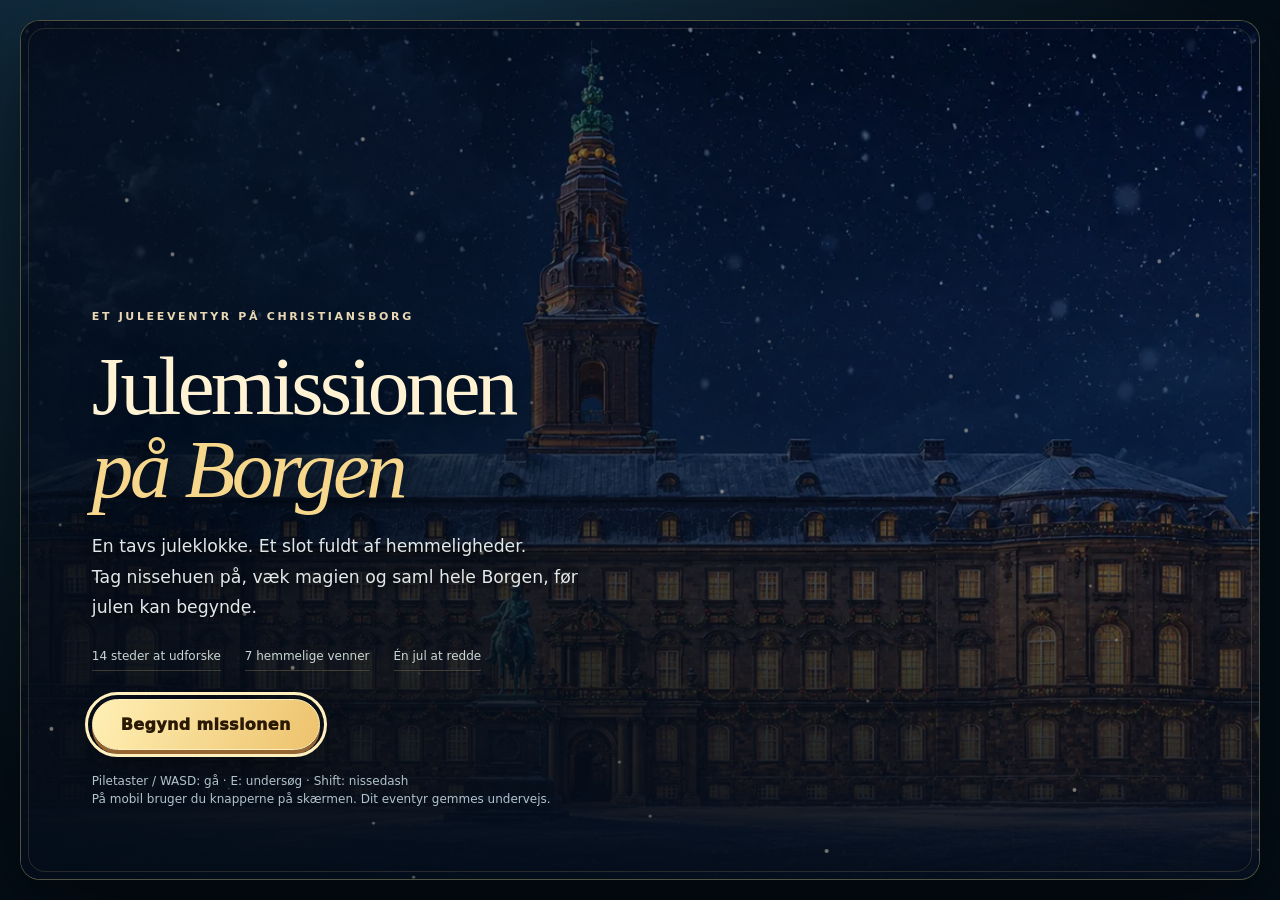
<file: jul/index.html>
<!doctype html>
<html lang="da">
<head>
  <meta charset="utf-8">
  <meta name="viewport" content="width=device-width,initial-scale=1,viewport-fit=cover">
  <meta name="theme-color" content="#102f2b">
  <meta name="description" content="Et juleeventyr gennem 14 virkelige steder på Christiansborg.">
  <link rel="preload" href="christiansborg-jul.webp" as="image" type="image/webp">
  <link rel="preload" href="riddersalen-jul.webp" as="image" type="image/webp">
  <title>Julemissionen på Borgen</title>
  <style>
    :root{--ink:#fff8e8;--muted:#c7d3d3;--green:#133b35;--green2:#092521;--red:#9f2632;--red2:#6f1723;--gold:#f2c65e;--gold2:#b57b28;--night:#091b28;--paper:#fff9e9}
    *{box-sizing:border-box}html,body{height:100%;margin:0}
    body{overflow:hidden;background:radial-gradient(circle at 50% -20%,#315b63 0,#122d34 36%,#07141b 74%,#030a0e 100%);color:var(--ink);font-family:Inter,ui-sans-serif,system-ui,-apple-system,"Segoe UI",sans-serif}
    button,input{font:inherit}button{touch-action:manipulation}.hidden{display:none!important}
    #app{width:100%;height:100%;display:grid;place-items:center;padding:18px}
    #shell{position:relative;width:min(1210px,100%);height:min(720px,100%);display:grid;grid-template-columns:minmax(0,1fr) 284px;overflow:hidden;border:1px solid #f4d47778;border-radius:24px;background:#0a1e25;box-shadow:0 34px 100px #000c,0 0 0 5px #07131a,0 0 0 7px #d7b85738}
    #shell:after{content:"";position:absolute;inset:7px;z-index:50;pointer-events:none;border:1px solid #f2d68925;border-radius:17px}
    #gameWrap{position:relative;min-width:0;background:#071922;overflow:hidden;isolation:isolate}
    #gameWrap:after{content:"";position:absolute;inset:0;pointer-events:none;z-index:3;background:linear-gradient(90deg,#0005,transparent 8%,transparent 92%,#0006),linear-gradient(#0004,transparent 12%,transparent 86%,#0006);mix-blend-mode:multiply}
    canvas{width:100%;height:100%;display:block;touch-action:none}
    #hud{position:relative;padding:22px 17px 17px;background:radial-gradient(circle at 50% 0,#1d4c44 0,#0c2b28 38%,#081e1d 100%);border-left:1px solid #e9ca6e45;display:flex;flex-direction:column;gap:13px;overflow:auto;box-shadow:inset 8px 0 26px #0004}
    #hud:before{content:"";position:absolute;inset:0;pointer-events:none;opacity:.18;background-image:repeating-linear-gradient(115deg,transparent 0 14px,#fff 15px 16px);mix-blend-mode:soft-light}
    .brand{position:relative;padding:4px 0 15px 48px;border-bottom:1px solid #e6ca7445;font-family:Georgia,serif;color:#ffe59b;font-size:21px;line-height:1.08;letter-spacing:.015em;text-shadow:0 2px 8px #000}.brand:before{content:"♜";position:absolute;left:0;top:-3px;width:39px;height:39px;display:grid;place-items:center;border:1px solid #f1d27577;border-radius:50%;background:radial-gradient(circle,#a92c36,#5c1520);box-shadow:0 5px 16px #0008;color:#ffe59b;font-size:20px}.brand small{display:block;margin-top:6px;color:#cbd9d3;font:750 9px/1.2 Inter,system-ui;text-transform:uppercase;letter-spacing:.17em}
    .card{position:relative;border:1px solid #e9d0812c;background:linear-gradient(145deg,#061d1bd9,#0b2925c7);border-radius:14px;padding:13px;box-shadow:inset 0 1px #ffffff12,0 8px 18px #0002}
    .label{font-size:10px;font-weight:900;letter-spacing:.15em;text-transform:uppercase;color:#9fb7aa;margin-bottom:7px}
    #objective{font:700 14px/1.35 Georgia,serif;color:#fff7db}
    .meter{height:9px;margin-top:10px;padding:2px;background:#020d0c99;border:1px solid #ffffff13;border-radius:10px;overflow:hidden}.meter i{display:block;height:100%;width:0;background:linear-gradient(90deg,#a92130,#e4454e 45%,#f7d478);box-shadow:0 0 10px #f7d47888;border-radius:inherit;transition:width .4s}
    .stats{display:grid;grid-template-columns:1fr 1fr;gap:7px}.stat{position:relative;padding:10px 6px 8px;border:1px solid #ecd27f28;border-radius:12px;background:radial-gradient(circle at 50% 0,#ffffff12,#00000012);text-align:center}.stat b{display:block;color:#ffe497;font:700 19px Georgia,serif;text-shadow:0 2px 8px #000}.stat span{font-size:9px;text-transform:uppercase;letter-spacing:.07em;color:#b9ccc0}
    #map{display:grid;grid-template-columns:repeat(4,1fr);gap:5px}.mapDot{position:relative;aspect-ratio:1;border:1px solid #ead1821d;border-radius:8px;background:#ffffff08;color:#849d94;font-family:Georgia,serif;font-weight:900;font-size:10px;cursor:pointer;box-shadow:inset 0 1px #ffffff08}.mapDot.visited{background:#ffffff11;color:#eff4ed}.mapDot.done{background:linear-gradient(145deg,#a42430,#6d1822);border-color:#eece736b;color:#fff4cf;box-shadow:inset 0 1px #ffffff24}.mapDot.here{outline:2px solid #f6d46f;outline-offset:1px;box-shadow:0 0 13px #f5cc5f55}.mapDot .tip{display:none;position:absolute;z-index:20;right:0;bottom:calc(100% + 5px);width:max-content;max-width:180px;padding:6px 8px;border:1px solid #e5c76a44;border-radius:7px;background:#04110ff5;color:white;font:700 10px Inter,sans-serif}.mapDot:hover .tip,.mapDot:focus .tip{display:block}
    .controls{display:flex;gap:7px;margin-top:auto}.smallBtn{flex:1;border:1px solid #ffffff25;border-radius:11px;background:#ffffff0d;color:#e7efe9;padding:9px 5px;font-size:12px;font-weight:800;cursor:pointer}.smallBtn:hover{background:#ffffff18}
    #roomPill{position:absolute;top:17px;left:18px;z-index:4;padding:10px 16px 10px 37px;border-radius:6px 18px 18px 6px;background:linear-gradient(90deg,#6f1722ed,#3b1017e8);border:1px solid #f3d57874;box-shadow:0 7px 24px #0009,8px 0 22px #efc65818;backdrop-filter:blur(8px);font:700 14px/1 Georgia,serif;color:#ffe6a1;text-shadow:0 1px #000}#roomPill:before{content:"✦";position:absolute;left:13px;top:8px;color:#ffe191;font-size:16px}
    #toast{position:absolute;z-index:8;left:50%;bottom:22px;transform:translate(-50%,20px);max-width:min(560px,88%);opacity:0;pointer-events:none;padding:12px 17px;border-radius:14px;background:#071b18ec;border:1px solid #f5c85b66;box-shadow:0 10px 30px #0008;text-align:center;font-size:14px;line-height:1.35;transition:.22s}#toast.show{opacity:1;transform:translate(-50%,0)}
    .overlay{position:absolute;z-index:30;inset:0;display:grid;place-items:center;padding:24px;background:radial-gradient(circle at 50% 10%,#254c50ee,#06151bfa 68%);backdrop-filter:blur(7px)}.overlay.hidden{display:none}
    .panel{width:min(700px,100%);max-height:100%;overflow:auto;text-align:center;padding:29px;border:1px solid #e9d07a5e;border-radius:22px;background:linear-gradient(155deg,#153d3adf,#071a1eea);box-shadow:0 28px 90px #000d,inset 0 1px #ffffff1c,0 0 0 5px #07181d99}
    .crest{font-size:58px;filter:drop-shadow(0 8px 14px #0007)}h1{margin:5px 0 9px;font:700 clamp(30px,6vw,54px)/.96 Georgia,serif;color:#ffe18a;text-shadow:0 4px #7c1822}h2{margin:0 0 10px;font:700 clamp(23px,4vw,34px)/1.05 Georgia,serif;color:#ffe18a}.lead{max-width:560px;margin:0 auto 18px;color:#e1ebe3;line-height:1.55;font-size:15px}
    .primary{border:1px solid #fff0ae;border-radius:999px;padding:13px 27px;background:linear-gradient(#ffe28b,#dfa22e);color:#2a1a05;font-weight:950;letter-spacing:.02em;box-shadow:0 6px 0 #8b5a17,0 12px 28px #0008,inset 0 1px #fff;cursor:pointer}.primary:active{transform:translateY(4px);box-shadow:0 2px 0 #8b5a17}.secondary{border:1px solid #e7d89855;border-radius:999px;padding:11px 18px;background:#ffffff0d;color:#fff5d5;font-weight:800;cursor:pointer}.secondary:hover{background:#ffffff18}.row{display:flex;flex-wrap:wrap;justify-content:center;gap:10px}
    #start .panel{width:min(790px,100%);padding:0 0 18px;overflow:hidden}#start .crest{display:none}#start h1{position:relative;z-index:2;margin:-10px 0 11px;font-size:clamp(36px,5.2vw,48px);line-height:.92}.palaceHero{position:relative;height:225px;overflow:hidden;background:#071b2e;border-bottom:1px solid #f5d87966}.palaceHero:before{content:"";position:absolute;inset:-18px;background:url('christiansborg-jul.webp') center/cover no-repeat;filter:blur(14px);opacity:.72;transform:scale(1.08)}.palaceHero img{position:relative;z-index:1;width:100%;height:100%;display:block;object-fit:contain;filter:saturate(1.05) contrast(1.03) drop-shadow(0 12px 18px #0009)}.palaceHero:after{content:"";position:absolute;inset:0;z-index:2;pointer-events:none;background:radial-gradient(circle at 50% 6%,#fff7cd1f,transparent 29%),linear-gradient(90deg,#020b13c9,transparent 15%,transparent 85%,#020b13c9),linear-gradient(0deg,#06151a9c,transparent 24%);box-shadow:inset 0 0 34px #02090dcc}#start .lead,#start .row,#start>.panel>.hint{margin-left:auto;margin-right:auto;padding-left:24px;padding-right:24px}#start .lead{max-width:680px;margin-bottom:22px;font:700 18px/1.55 Georgia,serif;color:#f1f5ec}#start>.panel>.hint{margin-top:9px;margin-bottom:0}
    #missionBody{margin:15px 0}.missionGrid{display:flex;flex-wrap:wrap;justify-content:center;gap:9px}.missionChoice{min-width:72px;border:1px solid #ffffff26;border-radius:13px;background:#ffffff0c;color:white;padding:12px 14px;font-weight:800;cursor:pointer}.missionChoice:hover{background:#ffffff19}.missionChoice.on{background:#bb313a;border-color:#ffb5ba}.missionChoice.good{background:#27734e}.counter{font:800 42px Georgia,serif;color:#ffe18a;margin:8px}.hint{font-size:12px;color:#bfd0c4;margin:9px 0}.error{min-height:20px;margin-top:9px;color:#ffb4b8;font-size:12px;font-weight:800}
    .porridgeGame{max-width:540px;margin:0 auto}.porridgeKitchen{position:relative;min-height:205px;display:grid;place-content:center;overflow:hidden;border:1px solid #e7c56a55;border-radius:17px;background:linear-gradient(#2b1d1a,#5e3827 58%,#231512 59%);box-shadow:inset 0 1px #fff2c420,0 15px 36px #0007}.porridgeShelf{position:absolute;left:8%;right:8%;top:28px;height:8px;border-radius:5px;background:#b47b44;box-shadow:0 5px 0 #42281d}.porridgeShelf:before{content:"🥛  🌾  🧈  ✨";position:absolute;left:0;right:0;bottom:8px;color:#fff0c6;font-size:25px;letter-spacing:20px;text-align:center}.porridgePot{position:relative;width:146px;height:84px;margin-top:45px;border:5px solid #d49f49;border-radius:12px 12px 55px 55px;background:linear-gradient(90deg,#3d4345,#b8b8ae 48%,#454a4b);box-shadow:0 14px 18px #0008}.porridgePot:before{content:"";position:absolute;left:13px;right:13px;top:9px;height:33px;border-radius:50%;background:var(--porridge,#34251f);box-shadow:inset 0 6px 8px #0008;transition:background .3s}.porridgePot:after{content:"";position:absolute;left:-35px;right:-35px;top:15px;height:11px;border-radius:8px;background:#8f692e;z-index:-1}.porridgeSteam{position:absolute;left:50%;top:59px;transform:translateX(-50%);font-size:34px;opacity:var(--steam,0);filter:blur(.4px);transition:opacity .3s;animation:porridgeSteam 1.5s ease-in-out infinite}.porridgeSpoon{position:absolute;left:50%;top:75px;width:9px;height:86px;border-radius:6px;background:#bf9149;transform-origin:50% 86%;transform:rotate(var(--stir,-19deg));transition:transform .12s;box-shadow:inset 2px 0 #f1c978}.porridgeSpoon:before{content:"";position:absolute;left:-6px;top:-12px;width:21px;height:31px;border-radius:50%;background:#d0a45c}.porridgeStep{margin:11px 0 9px;color:#ffe49a;font:800 18px Georgia,serif}.porridgeProgress{display:flex;gap:6px;justify-content:center;margin:10px 0}.porridgeProgress i{width:34px;height:5px;border-radius:5px;background:#ffffff1c}.porridgeProgress i.done{background:#f1cb67;box-shadow:0 0 9px #f1cb6766}.porridgeChoices{display:grid;grid-template-columns:repeat(2,1fr);gap:8px}.porridgeChoice{border:1px solid #eed27c3b;border-radius:12px;background:#ffffff0b;color:#fff5dc;padding:11px;font-weight:850;cursor:pointer}.porridgeChoice:hover{background:#ffffff18}.porridgeChoice strong{display:block;margin-bottom:3px;color:#ffe394;font-size:20px}.porridgeChoice.correct{background:#266747;border-color:#8fd0a8}.porridgeChoice.wrong{animation:porridgeWrong .32s;background:#7c2530}.porridgeStir{grid-column:1/-1;background:#8f2832}.porridgeServe{position:absolute;inset:0;display:grid;place-content:center;background:radial-gradient(circle,#35694fee,#111b19f4 72%);animation:victoryIn .35s}.porridgeServe b{color:#ffe394;font:800 28px Georgia,serif}.porridgeServe span{margin-top:6px;color:#ecf5ec;font-size:13px}@keyframes porridgeSteam{50%{transform:translate(-50%,-7px);opacity:.75}}@keyframes porridgeWrong{25%{transform:translateX(-5px)}75%{transform:translateX(5px)}}
    .snowGame{width:min(620px,100%);margin:0 auto}.snowFrame{position:relative;padding:7px;overflow:hidden;border:1px solid #f4d57970;border-radius:16px;background:linear-gradient(145deg,#163c4b,#081c29);box-shadow:0 15px 40px #0008,inset 0 1px #ffffff1a}.snowFrame canvas{display:block;width:100%;height:auto;aspect-ratio:17/11;border-radius:10px;background:#0b2634}.snowHud{display:grid;grid-template-columns:repeat(4,1fr);gap:6px;margin-bottom:8px}.snowBadge{padding:7px 4px;border:1px solid #f3d47a2b;border-radius:9px;background:#061821;color:#cbdadd;font-size:9px;font-weight:900;letter-spacing:.07em;text-transform:uppercase}.snowBadge b{display:block;margin-top:2px;color:#ffe397;font:700 16px Georgia,serif;letter-spacing:0}.snowPad{display:flex;align-items:center;justify-content:center;gap:6px;margin-top:10px}.snowPad button{width:43px;height:39px;border:1px solid #f1d37a55;border-radius:9px;background:#ffffff0d;color:#fff3c7;font-weight:950;cursor:pointer}.snowPad button:hover{background:#ffffff1c}.snowPad .snowAction{width:auto;padding:0 13px;background:#8f2430}.snowLegend{margin-top:8px;color:#bcd0d1;font-size:11px;line-height:1.35}.snowLegend b{color:#ffe397}.snowVictory{position:absolute;z-index:4;inset:7px;display:grid;place-content:center;justify-items:center;padding:20px;border-radius:10px;background:radial-gradient(circle at 50% 18%,#397161ee,#071d27fa 72%);text-align:center;backdrop-filter:blur(4px);animation:victoryIn .38s ease-out}.snowVictoryIcon{font-size:52px;filter:drop-shadow(0 8px 12px #0008);animation:victoryBounce .75s ease-out}.snowVictory h3{margin:3px 0 6px;color:#ffe394;font:800 clamp(23px,5vw,34px)/1.05 Georgia,serif;text-shadow:0 3px #71202a}.snowVictory p{max-width:390px;margin:0 0 14px;color:#e8f3ed;font-size:13px;line-height:1.45}.snowVictoryStats{display:flex;gap:8px;margin-bottom:16px}.snowVictoryStats span{padding:7px 11px;border:1px solid #ffe3944d;border-radius:999px;background:#ffffff0d;color:#ffe394;font-size:11px;font-weight:900}.snowVictory button{border:1px solid #fff0ae;border-radius:999px;padding:11px 24px;background:linear-gradient(#ffe28b,#dfa22e);color:#2a1a05;font-weight:950;box-shadow:0 5px 0 #8b5a17;cursor:pointer}@keyframes victoryIn{from{opacity:0;transform:scale(.94)}to{opacity:1;transform:scale(1)}}@keyframes victoryBounce{0%{transform:translateY(-20px) scale(.7)}60%{transform:translateY(3px) scale(1.08)}100%{transform:none}}
    #mission .panel.snowMission,#mission .panel.organMission{width:min(850px,100%);display:grid;grid-template-columns:190px minmax(0,1fr);grid-template-areas:"icon game" "title game" "text game" "error game" "actions game";column-gap:18px;row-gap:8px;align-items:start;padding:18px;overflow:hidden}#mission .snowMission #missionIcon,#mission .organMission #missionIcon{grid-area:icon;margin-top:8px;font-size:44px}#mission .snowMission #missionTitle,#mission .organMission #missionTitle{grid-area:title;margin:0;font-size:26px}#mission .snowMission #missionText,#mission .organMission #missionText{grid-area:text;margin:0;padding:0;font-size:13px;line-height:1.45}#mission .snowMission #missionBody,#mission .organMission #missionBody{grid-area:game;margin:0;min-width:0}#mission .snowMission #missionError,#mission .organMission #missionError{grid-area:error;margin:0;align-self:start}#mission .snowMission>.row,#mission .organMission>.row{grid-area:actions;align-self:end}#mission .snowMission .snowGame,#mission .organMission .organGame{width:100%}
    .organGame{width:min(620px,100%);margin:0 auto}.organFrame{position:relative;padding:7px;border:1px solid #f4d57970;border-radius:16px;background:linear-gradient(145deg,#2f2929,#0d171c);box-shadow:0 15px 40px #0008,inset 0 1px #ffffff1a;overflow:hidden}.organFrame canvas{display:block;width:100%;height:auto;aspect-ratio:17/10;border-radius:10px;background:#16181d}.organReady{position:absolute;z-index:3;inset:7px;display:grid;place-content:center;justify-items:center;padding:24px;border-radius:10px;background:radial-gradient(circle at 50% 25%,#31564ae8,#08191df5 72%);text-align:center;backdrop-filter:blur(3px)}.organReadyIcon{font-size:40px;filter:drop-shadow(0 6px 10px #0008)}.organReady h3{margin:5px 0 7px;color:#ffe394;font:800 25px/1.05 Georgia,serif}.organReady p{max-width:390px;margin:0 0 15px;color:#e4eee7;font-size:12px;line-height:1.5}.organReady button{border:1px solid #fff0ae;border-radius:999px;padding:11px 24px;background:linear-gradient(#ffe28b,#dfa22e);color:#2a1a05;font-weight:950;box-shadow:0 5px 0 #8b5a17;cursor:pointer}.organHud{display:grid;grid-template-columns:repeat(3,1fr);gap:6px;margin-bottom:8px}.organBadge{padding:7px 4px;border:1px solid #f3d47a2b;border-radius:9px;background:#0f171b;color:#cbdadd;font-size:9px;font-weight:900;letter-spacing:.07em;text-transform:uppercase}.organBadge b{display:block;margin-top:2px;color:#ffe397;font:700 16px Georgia,serif;letter-spacing:0}.organPad{display:flex;align-items:center;justify-content:center;gap:7px;margin-top:9px}.organPad button{min-width:46px;height:40px;border:1px solid #f1d37a55;border-radius:9px;background:#ffffff0d;color:#fff3c7;font-weight:950;cursor:pointer}.organPad button:hover{background:#ffffff1c}.organPad .organPlay{min-width:120px;padding:0 13px;background:#8f2430}.organLegend{margin-top:7px;color:#bcd0d1;font-size:11px;line-height:1.35}.organLegend b{color:#ffe397}.historyPanel{width:min(620px,100%)}.historyPanel .factText{padding:15px;border:1px solid #f2d47a3d;border-radius:14px;background:#ffffff0a;text-align:left}.historyPanel .sourceLinks{max-width:420px;margin:15px auto}
    .residentPanel{position:relative;width:min(520px,100%);overflow:hidden;padding:34px 32px 30px}.residentPanel:before{content:"";position:absolute;inset:-90px auto auto -70px;width:220px;height:220px;border-radius:50%;background:#b72c3850;filter:blur(8px)}.residentPortrait{position:relative;width:94px;height:94px;margin:0 auto 13px;display:grid;place-items:center;border:2px solid #f5d57d;border-radius:50%;background:radial-gradient(circle at 40% 30%,#fff4c9,#d4434e 45%,#641421 78%);box-shadow:0 14px 34px #0009,0 0 0 7px #f4d47718;font-size:52px;animation:residentArrive .55s cubic-bezier(.2,.8,.2,1)}.residentRole{display:inline-block;margin:0 0 15px;padding:6px 13px;border:1px solid #efd07255;border-radius:999px;background:#ffffff0b;color:#ffe49a;font-size:11px;font-weight:900;letter-spacing:.1em;text-transform:uppercase}.residentTale{position:relative;margin:0 auto 21px;padding:17px 19px;max-width:410px;border:1px solid #f1d47b3d;border-radius:15px;background:#ffffff0a;color:#eef5ec;font:700 16px/1.5 Georgia,serif}.residentTale:before{content:"“";position:absolute;left:10px;top:-12px;color:#f0cb66;font:700 46px Georgia,serif;opacity:.45}@keyframes residentArrive{from{opacity:0;transform:translateY(20px) scale(.65) rotate(-8deg)}to{opacity:1;transform:none}}
    #factBox{text-align:left}.factTitle{font:700 20px Georgia,serif;color:#ffe18a}.factText{color:#dce8df;line-height:1.5;font-size:14px}.sourceLinks{display:grid;gap:8px;margin:16px 0}.sourceLinks a{color:#ffe18a;text-decoration:none;padding:10px 12px;border-radius:10px;background:#ffffff0c}.sourceLinks a:hover{text-decoration:underline}
    #touch{position:absolute;z-index:12;inset:0;pointer-events:none;display:none}.dpad{position:absolute;left:16px;bottom:16px;width:142px;height:142px;pointer-events:auto}.dpad button,#actionBtn{position:absolute;border:1px solid #ffe49b80;background:#0b332ecc;color:white;box-shadow:0 5px 14px #0008;backdrop-filter:blur(5px);font-weight:900}.dpad button{width:46px;height:46px;border-radius:13px;font-size:19px}.dpad .up{left:48px;top:0}.dpad .left{left:0;top:48px}.dpad .right{right:0;top:48px}.dpad .down{left:48px;bottom:0}#actionBtn{right:18px;bottom:30px;width:82px;height:82px;border-radius:50%;pointer-events:auto;background:#a82630df;color:#fff1c0;font-size:13px}
    #win .panel{background:radial-gradient(circle at 50% 0,#265f50,#071e1a 72%)}#winStats{display:grid;grid-template-columns:repeat(3,1fr);gap:8px;margin:16px 0}.winStat{border-radius:14px;background:#ffffff0d;padding:12px 7px}.winStat b{display:block;font-size:22px;color:#ffe18a}.winStat span{font-size:11px;color:#c6d6cc}
    @media(pointer:coarse){#touch{display:block}}
    @media(max-width:900px){#app{padding:0}#shell{height:100%;border:0;border-radius:0;display:block}#gameWrap{height:100%}#hud{position:absolute;z-index:10;right:8px;top:8px;width:190px;max-height:44%;padding:10px;border:1px solid #d9c37542;border-radius:14px;background:#092720e8;backdrop-filter:blur(10px)}.brand{font-size:15px;padding-left:0}.brand:before{display:none}.brand small,.label,#mapCard,.controls{display:none}.card{padding:8px}.stats{gap:4px}.stat{padding:5px}.stat b{font-size:14px}.stat span{font-size:9px}#objective{font-size:11px}.meter{margin-top:5px}#roomPill{top:9px;left:9px;font-size:11px}.panel{padding:21px 16px}.palaceHero{height:170px}#start h1{font-size:31px;margin-top:-8px}#start .lead{font-size:16px;line-height:1.48}#start .panel{padding-bottom:17px}}
    @media(max-width:650px){#mission .panel.snowMission,#mission .panel.organMission{display:block;width:min(620px,100%);padding:12px}#mission .snowMission #missionIcon,#mission .organMission #missionIcon{display:none}#mission .snowMission #missionTitle,#mission .organMission #missionTitle{margin:0 0 4px;font-size:22px}#mission .snowMission #missionText,#mission .organMission #missionText{margin:0 0 7px;font-size:11px;line-height:1.35}#mission .snowMission #missionBody,#mission .organMission #missionBody{margin:0}#mission .snowMission .snowHud,#mission .organMission .organHud{gap:3px;margin-bottom:4px}#mission .snowMission .snowBadge,#mission .organMission .organBadge{padding:4px 2px;font-size:8px}#mission .snowMission .snowBadge b,#mission .organMission .organBadge b{font-size:13px}#mission .snowMission .snowPad,#mission .organMission .organPad{margin-top:5px}#mission .snowMission .snowLegend,#mission .organMission .organLegend{margin-top:4px;font-size:10px}#mission .snowMission #missionError,#mission .organMission #missionError{min-height:15px;margin-top:3px}#mission .snowMission>.row,#mission .organMission>.row{margin-top:2px}#mission .snowMission>.row .secondary,#mission .organMission>.row .secondary{padding:7px 14px}.organPad button{height:36px}.organPad .organPlay{min-width:105px}}
    /* Hold startknapperne synlige på lave computerskærme. */
    @media(max-height:760px) and (min-width:901px){#app{padding:10px}#shell{height:100%}#start .panel{padding-bottom:12px}.palaceHero{height:160px}#start h1{margin-top:-7px;font-size:38px}#start .lead{max-width:650px;margin-bottom:14px;font-size:15px;line-height:1.42}#start .primary,#start .secondary{padding:10px 20px}#start>.panel>.hint{margin-top:5px;font-size:10px}}
    @media(max-height:600px){#hud{gap:7px;padding-top:12px}.card{padding:9px}.brand{font-size:18px}.panel{padding:16px}.crest{font-size:39px}.lead{font-size:13px;margin-bottom:10px}.palaceHero{height:135px}#start h1{font-size:33px}#start .lead{font-size:14px;line-height:1.38;margin-bottom:10px}}
    .lightsGame,.lanternGame,.sortGame,.carillonGame,.heartsGame{width:min(620px,100%);margin:0 auto}
    .lightsHall{display:flex;align-items:flex-start;justify-content:center;gap:6px;padding:14px 8px 10px;border:1px solid #f4d57970;border-radius:16px;background:linear-gradient(160deg,#3b2c1c,#0f1a1c);box-shadow:0 15px 40px #0008,inset 0 1px #ffffff1a}
    .lightLamp{position:relative;flex:1;min-width:0;display:flex;flex-direction:column;align-items:center;gap:5px;padding:calc(20px - var(--d)*10px) 2px 6px;border:0;background:none;cursor:pointer}
    .lampShade{width:calc(30px*var(--d));height:calc(19px*var(--d));border-radius:14px 14px 5px 5px;background:linear-gradient(90deg,#6d4a1c,#e6c477 50%,#6d4a1c);box-shadow:0 2px 0 #2a1d0c}
    .lampGlow{width:calc(16px*var(--d));height:calc(10px*var(--d));margin-top:-3px;border-radius:50%;background:#4b4436;transition:.18s}
    .lightLamp.on .lampGlow{background:#ffeab0;box-shadow:0 0 calc(16px + var(--v)*20px) rgba(255,212,122,calc(.35 + var(--v)*.65))}
    .lampBar{display:block;width:100%;max-width:44px;height:5px;border-radius:5px;background:#02100f99;overflow:hidden}
    .lampBar i{display:block;height:100%;width:0;border-radius:inherit;background:linear-gradient(90deg,#a92130,#f7d478);transition:width .1s linear}
    .lightsStatus,.lanternStatus,.carillonStatus{margin-top:9px;color:#ffe397;font:800 14px Georgia,serif;text-align:center}
    .lanternFrame{padding:7px;border:1px solid #f4d57970;border-radius:16px;background:linear-gradient(145deg,#2b2b28,#0a0d0e);box-shadow:0 15px 40px #0008,inset 0 1px #ffffff14}
    .lanternFrame canvas{display:block;width:100%;height:auto;aspect-ratio:7/4;border-radius:10px;background:#0b0e10;touch-action:none;cursor:crosshair}
    .sortRow{display:flex;align-items:flex-end;justify-content:center;gap:9px;min-height:150px;padding:14px 10px 12px;border:1px solid #f4d57970;border-radius:16px;background:linear-gradient(160deg,#2e3a2c,#101a18);box-shadow:0 15px 40px #0008,inset 0 1px #ffffff14}
    .sortGift{border:0;background:none;padding:0 2px;cursor:pointer}
    .giftBox{position:relative;display:block;width:calc(20px + var(--s)*11px);height:calc(20px + var(--s)*11px);border-radius:4px;background:linear-gradient(150deg,#b7303c,#7d1c26);box-shadow:0 6px 14px #0007,inset 0 1px #ffffff2e}
    .sortGift:nth-child(2n) .giftBox{background:linear-gradient(150deg,#2f7a56,#1a5038)}
    .sortGift:nth-child(3n) .giftBox{background:linear-gradient(150deg,#356088,#1e3d58)}
    .giftBand{position:absolute;inset:0;background:linear-gradient(90deg,transparent calc(50% - 3px),#f3d17e calc(50% - 3px),#f3d17e calc(50% + 3px),transparent calc(50% + 3px)),linear-gradient(0deg,transparent calc(50% - 3px),#f3d17e calc(50% - 3px),#f3d17e calc(50% + 3px),transparent calc(50% + 3px))}
    .giftBow{position:absolute;left:50%;top:-7px;width:16px;height:11px;transform:translateX(-50%);border:2.5px solid #f3d17e;border-radius:50%}
    .sortGift.picked .giftBox{outline:3px solid #ffe08b;outline-offset:3px;transform:translateY(-8px)}
    .sortGift .giftBox{transition:transform .14s}
    .carillonRounds{display:flex;justify-content:center;gap:7px;margin-bottom:9px}
    .carillonRounds i{width:30px;height:5px;border-radius:5px;background:#ffffff1c}
    .carillonRounds i.done{background:#f1cb67;box-shadow:0 0 9px #f1cb6766}
    .carillonPad{display:flex;justify-content:center;gap:9px;margin-top:11px}
    .carillonBell{width:74px;height:74px;border:1px solid #f1d37a55;border-radius:18px;background:radial-gradient(circle at 50% 26%,#123c39,#07201f);color:#fff3c7;font-size:29px;cursor:pointer;transition:.12s}
    .carillonBell:hover{background:radial-gradient(circle at 50% 26%,#1a544c,#0a2a27)}
    .carillonBell.lit{background:radial-gradient(circle at 50% 26%,#ffe9a7,#d8a63c);box-shadow:0 0 26px #ffd77aa8;transform:scale(1.07)}
    .heartsRows{display:grid;gap:7px;margin:4px auto 10px;max-width:420px}
    .heartsRow{display:flex;align-items:center;justify-content:space-between;gap:10px;padding:11px 15px;border:1px solid #eed27c3b;border-radius:12px;background:#ffffff0b;color:#fff5dc;font:800 14px Inter,system-ui,sans-serif;cursor:pointer;text-align:left}
    .heartsRow strong{color:#ffe394;font:800 15px Georgia,serif}
    .heartsRow span{color:#bfd0c4;font-size:12px}
    .heartsRow:hover:not(:disabled){background:#ffffff19}
    .heartsRow.done{background:#266747;border-color:#8fd0a8}
    .heartsRow.done:after{content:"♥";margin-left:6px;color:#ffe8ab}
    .heartsRow:disabled{cursor:default;opacity:.92}
    @media(max-width:650px){
     .lightsHall{gap:3px;padding:9px 4px 7px}
     .lampBar{height:4px}
     .carillonBell{width:58px;height:58px;font-size:23px}
     .sortRow{min-height:120px;gap:6px}
     .heartsRow{padding:9px 12px}
    }
  </style>
  <link rel="stylesheet" href="adventure.css">
</head>
<body>
<main id="app">
  <section id="shell" aria-label="Julemissionen på Borgen">
    <div id="gameWrap">
      <canvas id="game" width="860" height="620" tabindex="0" aria-label="Spilområde. Piletaster eller WASD flytter nissen. E undersøger. Shift giver et nissedash. M åbner eventyrbogen."></canvas>
      <div id="roomPill"></div><div id="toast" role="status" aria-live="polite"></div>
      <div id="roomArrival" aria-hidden="true"><small id="arrivalChapter"></small><strong id="arrivalName"></strong></div>
      <div id="reward" role="status"><span class="rewardIcon" id="rewardIcon">✦</span><span><strong id="rewardTitle"></strong><small id="rewardDetail"></small></span></div>
      <div id="touch" aria-label="Mobilstyring"><div class="dpad"><button class="up" data-key="up">▲</button><button class="left" data-key="left">◀</button><button class="right" data-key="right">▶</button><button class="down" data-key="down">▼</button></div><button id="actionBtn">UNDERSØG</button></div>
    </div>
    <aside id="hud">
      <div class="brand">Julemissionen på Borgen<small>14 steder på Christiansborg</small></div>
      <div class="card"><div class="label">Næste skridt</div><div id="objective"></div><div class="meter"><i id="progress"></i></div></div>
      <div class="stats"><div class="stat"><b id="taskCount">0/13</b><span>forberedelser</span></div><div class="stat"><b id="residentCount">0/7</b><span>skjulte beboere</span></div></div>
      <div class="card" id="mapCard"><div class="label">Christiansborg</div><div id="map"></div></div>
      <div class="expedition"><div class="glintCounter"><span>Juleglimt fundet</span><b id="glimtCount">0 / 42</b></div><button class="dashButton" id="dashBtn"><span id="dashLabel">Nissedash</span><kbd>SHIFT</kbd></button><div class="expeditionButtons"><button class="smallBtn" id="journalBtn">Eventyrbog <kbd>M</kbd></button><button class="smallBtn" id="guideBtn" aria-pressed="false">Vis vej <kbd>G</kbd></button></div></div>
      <div class="controls"><button class="smallBtn" id="helpBtn">Hjælp</button><button class="smallBtn" id="soundBtn">Lyd til</button><button class="smallBtn" id="resetBtn">Nulstil</button></div>
      <div id="quickBar"><button class="smallBtn" id="quickBook">Eventyrbog</button><button class="smallBtn" id="quickDash">Nissedash</button><button class="smallBtn" id="quickGuide" aria-pressed="false">Vis vej</button><button class="smallBtn" id="quickPause">Pause</button></div>
    </aside>
    <div class="overlay" id="start">
      <div class="panel"><div class="palaceHero" aria-hidden="true"><img src="christiansborg-jul.webp" alt="" width="1580" height="790"></div><canvas class="startSnow" id="startSnow" aria-hidden="true"></canvas><div class="edition">Et juleeventyr på Christiansborg</div><h1>Julemissionen<em>på Borgen</em></h1><p class="lead">En tavs juleklokke. Et slot fuldt af hemmeligheder.<br>Tag nissehuen på, væk magien og saml hele Borgen, før julen kan begynde.</p><div class="startMeta"><span>14 steder at udforske</span><span>7 hemmelige venner</span><span>Én jul at redde</span></div>
        <div class="row"><button class="primary" id="startBtn">Begynd missionen</button><button class="secondary hidden" id="continueBtn">Fortsæt</button></div>
        <p class="hint">Piletaster / WASD: gå · E: undersøg · Shift: nissedash<br>På mobil bruger du knapperne på skærmen. Dit eventyr gemmes undervejs.</p>
      </div>
    </div>
    <div class="overlay hidden" id="mission"><div class="panel"><div id="missionIcon" class="crest"></div><h2 id="missionTitle"></h2><p id="missionText" class="lead"></p><div id="missionBody"></div><div id="missionError" class="error"></div><div class="row"><button class="secondary" id="missionClose">Tilbage</button></div></div></div>
    <div class="overlay hidden" id="rocketStory"><div class="panel historyPanel"><div class="crest">🚀</div><h2>Den vildfarne raket</h2><p class="lead">Godt du fandt den. Raketter og Slotskirken er en meget dårlig kombination.</p><p class="factText">Under det københavnske pinsekarneval i 1992 satte en vildfaren raket ild til Slotskirken. Branden ødelagde tag og kuppel, og da kuplen styrtede ned, blev de fleste kirkebænke knust. Kirken blev genopbygget og genindviet i 1997.</p><div class="sourceLinks"><a href="https://slks.dk/omraader/kulturarv/bygningsfredning/gode-raad-om-vedligeholdelse/restaureringsseminar/2006/referat/referat-af-oplaeg-om-christiansborg-slotskirke/" target="_blank" rel="noopener">Kilde: Slots- og Kulturstyrelsen</a></div><div class="row"><button class="primary" id="rocketClose">Raketten er sikret</button></div></div></div>
    <div class="overlay hidden" id="residentStory"><div class="panel residentPanel"><div class="residentPortrait" id="residentStoryIcon">🐭</div><h2 id="residentStoryName"></h2><div class="residentRole" id="residentStoryRole"></div><p class="residentTale" id="residentStoryText"></p><div class="row"><button class="primary" id="residentStoryClose"></button></div></div></div>
    <div class="overlay hidden" id="lookout"><div class="panel historyPanel"><div class="crest" id="lookoutIcon">🔭</div><h2 id="lookoutTitle"></h2><p class="lead" id="lookoutLead"></p><p class="factText" id="lookoutText"></p><div class="sourceLinks" id="lookoutSource"></div><p class="hint" id="lookoutCount"></p><div class="row"><button class="primary" id="lookoutClose">Videre</button></div></div></div>
    <div class="overlay hidden" id="chapter"><div class="panel"><div class="crest" id="chapterIcon">🕯️</div><h2 id="chapterTitle"></h2><p class="lead" id="chapterText"></p><div class="row"><button class="primary" id="chapterClose">Videre</button></div></div></div>
    <div class="overlay hidden" id="info"><div class="panel" id="factBox"><h2>Et øjeblik på Borgen</h2><p class="factText">Gå med piletasterne eller WASD. Undersøg med E eller mellemrum. Brug Shift til et nissedash, M til eventyrbogen og G til at få vist vej. På mobil bruger du knapperne på skærmen.</p><p class="factText">Gør 13 steder klar og find de syv hemmelige venner. De 42 juleglimt er en ekstra skattejagt. Dit eventyr gemmes automatisk i denne browser.</p><div class="row" style="margin:18px 0"><button class="secondary" id="musicBtn" aria-pressed="false">Musik: fra</button><button class="secondary" id="motionBtn" aria-pressed="false">Rolige effekter: fra</button><button class="secondary" id="fullscreenBtn">Fuld skærm</button></div><h3 class="factTitle">Om stederne</h3><p class="factText">Spillets 14 steder findes på eller ved Christiansborg. Dørene og afstandene er gjort enklere, så huset fungerer som en overskuelig spilleverden. De små historiske fakta er baseret på Folketingets og Den Kongelige Samlings beskrivelser.</p><p class="factText">De skjulte beboeres fornavne deles med nuværende medlemmer af Folketinget. Musene og nisserne er fantasifigurer og forestiller ikke bestemte politikere.</p><div class="sourceLinks"><a href="https://www.ft.dk/folkestyret/folketinget-og-christiansborg/folketingets-lokaler" target="_blank" rel="noopener">Folketingets lokaler</a><a href="https://www.ft.dk/medlemmer/medlemmernes-kontaktoplysninger" target="_blank" rel="noopener">Folketingets medlemmer</a><a href="https://denkongeligesamling.dk/christiansborg-slot/" target="_blank" rel="noopener">Christiansborg Slot</a><a href="https://denkongeligesamling.dk/christiansborg-slot/sale-rum/ruinerne-under-christiansborg-slot/" target="_blank" rel="noopener">Ruinerne under Christiansborg</a><a href="https://taarnet.dk/taarnet/?lang=en" target="_blank" rel="noopener">Tårnet på Christiansborg</a></div><div class="row"><button class="primary" id="infoClose">Tilbage til spillet</button></div></div></div>
    <div class="overlay hidden" id="win"><canvas id="fireworks" aria-hidden="true"></canvas><div class="panel"><div class="crest">🔔✨🎄</div><h1>Det bliver jul<br>på hele Borgen!</h1><p class="lead" id="winText"></p><div id="winStats"><div class="winStat"><b>179</b><span>folkevalgte klar</span></div><div class="winStat"><b>✓</b><span>personalet klar</span></div><div class="winStat"><b>7</b><span>hemmelige beboere</span></div></div><div class="winExtra"><span id="winExtraTitle"></span><small id="winExtraHint"></small></div><div class="row"><button class="primary" id="againBtn">Spil igen</button><button class="secondary" id="stayBtn">Bliv i Tårnet</button></div></div></div>
    <div class="overlay hidden" id="journal" role="dialog" aria-modal="true" aria-labelledby="journalTitle"><div class="panel journalPanel"><div class="journalHeader"><div><div class="edition">Nissens eventyrbog</div><h2 id="journalTitle">Hele Borgen venter</h2><p>Dit juleeventyr, rum for rum.</p></div><button class="secondary" id="journalClose">Tilbage</button></div><div class="journalSummary" id="journalSummary"></div><div class="journalRooms" id="journalRooms"></div><div class="badges" id="badges" aria-label="Dine udmærkelser"></div><p class="journalFoot">Vælg et sted, du har besøgt, for at rejse direkte dertil. Juleglimtene er en frivillig skattejagt og er ikke nødvendige for at redde julen.</p></div></div>
    <div class="overlay hidden" id="finale" role="dialog" aria-modal="true" aria-labelledby="finaleTitle"><div class="panel finalePanel"><div class="edition">Den sidste julemission</div><h2 id="finaleTitle">Lad hele Borgen klinge</h2><p class="lead">Tre slag. Ét for hver del af Borgens store familie.</p><div class="bellRhythm" id="bellRhythm" aria-hidden="true"><span class="targetRing"></span><span class="ring"></span><span class="bellFace">🔔</span></div><div class="finaleNotes" id="finaleNotes" aria-label="Klokkens tre slag">○ ○ ○</div><p id="finaleHint" role="status"></p><div class="row"><button class="primary" id="ringBellBtn">Ring med klokken</button><button class="secondary" id="finaleClose">Tilbage</button></div></div></div>
  </section>
</main>
<script src="adventure.js"></script>
<script>
(()=>{'use strict';
const cv=document.getElementById('game');let ctx=cv.getContext('2d');
let adventure=null,storageWarningShown=false;
const W=860,H=620,EDGE={x1:66,x2:794,y1:80,y2:532};
/* Mobilvisning: på en telefon på højkant zoomes scenen ind, og et kamera følger nissen. */
const view={on:false,s:1,dpr:1,q:1,ox:0,oy:0,vw:W,vh:H,cam:0,camRoom:null};
function layoutView(){const w=cv.clientWidth,h=cv.clientHeight;if(!(w>0&&h>0&&w/h<1)){if(view.on){view.on=false;view.q=1;view.cam=0;cv.width=W;cv.height=H;Object.keys(layerCache).forEach(function(k){delete layerCache[k]})}return}const dpr=Math.min(2,window.devicePixelRatio||1),s=Math.max(Math.min(w/W,h/H),Math.min(h/H,w/460)),bw=Math.round(w*dpr),bh=Math.round(h*dpr),q=Math.min(3,Math.max(1,Math.ceil(s*dpr*2)/2));if(!view.on||cv.width!==bw||cv.height!==bh||view.q!==q){cv.width=bw;cv.height=bh;Object.keys(layerCache).forEach(function(k){delete layerCache[k]})}view.on=true;view.s=s;view.dpr=dpr;view.q=q;view.vw=Math.min(W,w/s);view.vh=Math.min(H,h/s);view.ox=(w-view.vw*s)/2;view.oy=(h-view.vh*s)/2}
function updateCamera(dt){if(!view.on)return;const target=Math.max(0,Math.min(W-view.vw,state.x-view.vw/2)),room=state.room;if(view.camRoom!==room){view.camRoom=room;view.cam=target}else view.cam+=(target-view.cam)*Math.min(1,dt*6)}
const riddersalArt=new Image();riddersalArt.src='riddersalen-jul.webp';
const $=s=>document.querySelector(s), overlays=['start','mission','info','win','rocketStory','residentStory','lookout','chapter','journal','finale'];
const rooms=[
 {id:'slotsplads',name:'Slotspladsen',abbr:'SP',icon:'🚜',theme:['#315c65','#d9e7df','#7693a2'],fact:'Slotspladsen ligger foran Christiansborg og er stedet med Frederik 7.s rytterstatue.',resident:'mus',residentName:'Mette',residentRole:'Statuens snevagt',residentStory:'Hun bor i rytterstatuens sokkel og bruger hestens fodspor som kælkebane.',task:{type:'snowmaze',icon:'🚜',title:'Sneploven på Slotspladsen',text:'Kør nissens røde sneplov gennem pladsen og ryd alle 24 snedriver. Pas på den levende fygesne. Varm kakao gør ploven uovervindelig i fem træk.'},exits:{N:'rigsdagsgaard',E:'slotskirke'}},
 {id:'rigsdagsgaard',name:'Rigsdagsgården',abbr:'RG',icon:'📯',theme:['#62433d','#e6d2b3','#9f6a53'],fact:'Rigsdagsgården er den indre gård ved Folketinget.',resident:null,task:{type:'sequence',icon:'📯',title:'Fordel den vigtige julepost',text:'Postnissen hvisker rækkefølgen: brev, gave, lovmappe.',options:['✉️','🎁','📕'],answer:['✉️','🎁','📕']},exits:{S:'slotsplads',N:'vandrehallen',E:'stalde'}},
 {id:'vandrehallen',name:'Vandrehallen',abbr:'VH',icon:'💡',theme:['#614931','#d8c5a5','#8e775b'],fact:'Vandrehallen er over 80 meter lang og forbinder Folketingssalen med Landstingssalen.',resident:null,task:{type:'lights',icon:'💡',title:'Lystændingen i Vandrehallen',text:'De otte gamle lamper falder i søvn igen, så snart de er tændt. Få dem til at lyse alle sammen på samme tid.'},exits:{S:'rigsdagsgaard',W:'folketingssalen',E:'landstingssalen',N:'samtale'}},
 {id:'folketingssalen',name:'Folketingssalen',abbr:'FS',icon:'🏛️',theme:['#52372f','#c9a881','#8d5843'],fact:'Debatter og behandling af lovforslag foregår i Folketingssalen, der har 179 medlemspladser.',resident:'nisse',residentName:'Marlene',residentRole:'Den 180. plads',residentStory:'Hun tæller de 179 stole hver aften og stiller en fingerbølsskammel frem til sig selv.',task:{type:'hearts',icon:'🏛️',title:'Gør alle 179 pladser klar',text:'Salens 179 pladser ligger i fem buede rækker. Læg julehjerterne bagfra og frem.'},exits:{E:'vandrehallen',N:'udvalg'}},
 {id:'samtale',name:'Samtaleværelset',abbr:'SV',icon:'🤝',theme:['#3d5264','#d7cfc0','#667a8c'],fact:'Samtaleværelset ligger midt mellem de to tingsale og blev tænkt som et sted for uformelle samtaler.',resident:'mus',residentName:'Kim',residentRole:'Osteforhandleren',residentStory:'Han forlader aldrig rummet uden et kompromis og et stykke ost til begge sider.',task:{type:'choice',icon:'🤝',title:'Skab julefred',text:'To nisser er uenige om, hvem der skal hænge stjernen op. Hvad gør du?',options:['Stem hurtigt','Lyt til begge og find en løsning','Gem stjernen'],answer:1},exits:{S:'vandrehallen',N:'taarn'}},
 {id:'landstingssalen',name:'Landstingssalen',abbr:'LS',icon:'🔔',theme:['#ddd8c8','#f4efe2','#9a835f'],fact:'Landstingssalen blev brugt af Landstinget frem til grundlovsændringen i 1953 og bruges i dag til møder og konferencer.',resident:null,task:{type:'carillon',icon:'🔔',title:'Klokkespillet i Landstingssalen',text:'Klokkerne har glemt julemelodien. Lyt og spil efter — fem runder, og melodien vokser for hver.'},exits:{W:'vandrehallen',E:'riddersalen'}},
 {id:'udvalg',name:'Udvalgsværelset',abbr:'UV',icon:'🎁',theme:['#445b4c','#c8b58d','#788d76'],fact:'Folketingets faste udvalg behandler lovforslag og beslutningsforslag i udvalgsværelserne.',resident:null,task:{type:'sortsizes',icon:'🎁',title:'Sorter udvalgets pakker',text:'Fem pakker er endt i en rodet bunke. Byt dem rundt, indtil de står fra den mindste til den største.'},exits:{S:'folketingssalen',E:'finans'}},
 {id:'finans',name:'Finansudvalgets værelse',abbr:'FU',icon:'🧮',theme:['#2c5360','#c8d4d5','#5c7c86'],fact:'Finansudvalget holder til i Tårnet i et rum med en azurblå kuppel og en veneziansk krystallysekrone.',resident:null,task:{type:'count',icon:'🧮',title:'Få julebudgettet til at gå op',text:'Julebudgettet skal ramme præcis 2.450 kroner — hverken mere eller mindre.',target:2450,unit:'kr.',steps:[1000,500,100,50,25,10]},exits:{W:'udvalg',S:'snapstinget'}},
 {id:'snapstinget',name:'Snapstinget',abbr:'SN',icon:'🥣',theme:['#6b312c','#d7b17a','#9a5b43'],fact:'Snapstinget er Folketingets restaurant, hvor medlemmer og ansatte kan spise.',resident:'mus',residentName:'Ellen',residentRole:'Snapstingets smagsdommer',residentStory:'Hun kan høre på gryden, præcis hvornår risengrøden mangler smør.',task:{type:'porridge',icon:'🥣',title:'Snapstingets julegrød',text:'Kog en gryde risengrød til Borgens nattevagt. Følg køkkenets rækkefølge, rør grøden glat og server den rigtigt.'},exits:{N:'finans',E:'stalde'}},
 {id:'riddersalen',name:'Riddersalen',abbr:'RS',icon:'🧵',theme:['#763e3c','#d8b982','#a56b4a'],fact:'Riddersalen er den største sal i De Kongelige Repræsentationslokaler og rummer Dronning Margrethes gobeliner.',resident:null,task:{type:'clicks',icon:'🧵',title:'Find stjernerne i gobelinerne',text:'Seks små julestjerner har gemt sig i de farverige vævninger.',items:['⭐','⭐','⭐','⭐','⭐','⭐']},exits:{W:'landstingssalen',S:'slotskirke',E:'stalde'}},
 {id:'slotskirke',name:'Christiansborg Slotskirke',abbr:'SK',icon:'🎼',theme:['#d8d0c3','#fffaf0','#8d7b68'],fact:'Slotskirken bruges blandt andet til gudstjenesten ved Folketingets åbning.',resident:'mus',residentName:'Anna',residentRole:'Orgelmusen',residentStory:'Hun bor bag den dybeste orgelpibe og kender alle toner, bortset fra den stille.',task:{type:'organ',icon:'🎼',title:'Den forsvundne julemelodi',text:'Fang 12 gyldne toner ved orglet. Flyt nissen mellem tangenterne, spil i det lysende felt og undgå de grå falske toner.'},exits:{W:'slotsplads',N:'riddersalen'}},
 {id:'stalde',name:'De Kongelige Stalde',abbr:'ST',icon:'🐴',theme:['#4f3a2b','#d7c29a','#856b4c'],fact:'De Kongelige Stalde har huset kongelige heste siden 1740. I dag står de hvide køreheste blandt marmorsøjler.',resident:'nisse',residentName:'Søren',residentRole:'Hestenes nattevagt',residentStory:'Han kender hver hest på lyden af dens tyggen og gemmer altid en ekstra gulerod.',task:{type:'stable',icon:'🐴',title:'Julegulerødder til de kongelige heste',text:'Gå hen til kurven og tag seks gulerødder. Nissen bærer tre i hver hånd. Besøg derefter alle seks heste.'},exits:{W:'rigsdagsgaard',N:'riddersalen',S:'ruiner',E:'snapstinget'}},
 {id:'ruiner',name:'Ruinerne under Christiansborg',abbr:'RU',icon:'🗝️',theme:['#2c3435','#93866c','#4d5552'],fact:'Under slottet ligger rester af Absalons Borg og Københavns Slot med fundamentet fra Blåtårn.',resident:'mus',residentName:'Christian',residentRole:'Nøglevogteren',residentStory:'Han bærer en rusten nøgle til en dør, der forsvandt for flere hundrede år siden.',task:{type:'lantern',icon:'🗝️',title:'Lygten i mørket',text:'Der er bælgmørkt under slottet. Flyt lygten rundt og find de fire gamle julemærker på murene.'},exits:{N:'stalde'}},
 {id:'taarn',name:'Tårnet',abbr:'TÅ',icon:'🔔',theme:['#233f47','#b9c8c7','#526d72'],fact:'Tårnet er 106 meter højt og Københavns højeste. Fra udsigtsplatformen 44 meter over jorden kan man se ud over byen og i klart vejr helt til Sverige — prøv kikkerten.',resident:null,task:null,exits:{S:'samtale'}}
];
const byId=Object.fromEntries(rooms.map(r=>[r.id,r]));
let state={room:'slotsplads',x:430,y:355,tasks:{},residents:{},residentOrder:[],visited:{slotsplads:true},won:false,rocketFound:false,stableFeed:{picked:false,fed:[]},lookout:[],chapters:{}};
let keys={up:false,down:false,left:false,right:false},playing=false,last=0,time=0,toastTimer=0,sound=true,confetti=[],playerFacing='down',stepPhase=0;
let trail=[],trailDistance=0,newFollowerId='',newFollowerUntil=0;
let roomFade=0;
let stableCarrotFlights=[],stableFeedLockUntil=0,stableResidentRevealStart=0,stableFinishTimer=0;
let residentStoryRoom=null;
let missionCleanup=()=>{};
const residentPos={slotsplads:[142,448],rigsdagsgaard:[716,172],vandrehallen:[675,470],folketingssalen:[154,168],samtale:[708,442],landstingssalen:[142,438],udvalg:[704,174],finans:[160,176],snapstinget:[700,448],riddersalen:[150,448],slotskirke:[704,176],stalde:[430,304],ruiner:[706,446]};
const stationPos={x:430,y:305};
const tapestryStationPos={x:238,y:444};
const rigsdagsPostPos={x:172,y:450};
const landstingBellPos={x:660,y:448};
const snowPlowPos={x:657,y:422};
const carrotBasketPos={x:430,y:432};
const stableHorseLayout=[
 {x:300,y:274,s:.58,side:-1},{x:560,y:274,s:.58,side:1},
 {x:207,y:347,s:.76,side:-1},{x:653,y:347,s:.76,side:1},
 {x:90,y:455,s:1,side:-1},{x:770,y:455,s:1,side:1}
];
const rocketPos={x:174,y:430};
function r(){return byId[state.room]}
function taskPos(room=r()){return room.id==='slotsplads'?snowPlowPos:room.id==='stalde'?carrotBasketPos:room.id==='riddersalen'?tapestryStationPos:room.id==='rigsdagsgaard'?rigsdagsPostPos:room.id==='landstingssalen'?landstingBellPos:stationPos}
function save(){try{localStorage.setItem('borgenJulV1',JSON.stringify(state))}catch(e){if(!storageWarningShown){storageWarningShown=true;toast('Browseren kunne ikke gemme dit eventyr. Du kan stadig spille videre i dette vindue.',5500)}}}
function load(){try{return JSON.parse(localStorage.getItem('borgenJulV1')||'null')}catch(e){return null}}
function countTasks(){return Object.keys(state.tasks).filter(k=>state.tasks[k]).length}
function countResidents(){return Object.keys(state.residents).filter(k=>state.residents[k]&&byId[k]&&byId[k].resident).length}
function stableProgress(){if(!state.stableFeed||typeof state.stableFeed!=='object')state.stableFeed={picked:false,fed:[]};if(!Array.isArray(state.stableFeed.fed))state.stableFeed.fed=[];state.stableFeed.fed=[...new Set(state.stableFeed.fed.filter(i=>Number.isInteger(i)&&i>=0&&i<stableHorseLayout.length))];if(state.tasks.stalde){state.stableFeed.picked=true;state.stableFeed.fed=stableHorseLayout.map((_,i)=>i)}return state.stableFeed}
function stableCarrotsHeld(){const p=stableProgress();return p.picked?Math.max(0,stableHorseLayout.length-p.fed.length):0}
function allReady(){return countTasks()===13&&countResidents()===7}
function followerIds(){const ordered=Array.isArray(state.residentOrder)?state.residentOrder.filter(id=>state.residents[id]&&byId[id]&&byId[id].resident):[];Object.keys(state.residents).filter(id=>state.residents[id]&&byId[id]&&byId[id].resident&&!ordered.includes(id)).forEach(id=>ordered.push(id));return ordered}
function seedTrail(){trail=[];for(let i=0;i<220;i++){const reach=Math.min(125,i*.75),angle=i*.16;trail.push({x:Math.max(72,Math.min(788,state.x+Math.sin(angle)*reach)),y:Math.max(92,Math.min(520,state.y+35+Math.cos(angle)*reach*.62)),room:state.room})}trailDistance=0}
function recordTrail(distance=0){trailDistance+=distance;if(trailDistance<7&&trail.length)return;trailDistance=0;trail.unshift({x:state.x,y:state.y,room:state.room});if(trail.length>1800)trail.length=1800}
function reset(){try{localStorage.removeItem('borgenJulV1')}catch(e){}clearTimeout(chapterTimer);chapterTimer=0;Object.keys(layerCache).forEach(function(k){delete layerCache[k]});clearTimeout(stableFinishTimer);stableFinishTimer=0;stableCarrotFlights=[];stableFeedLockUntil=0;stableResidentRevealStart=0;state={room:'slotsplads',x:430,y:355,tasks:{},residents:{},residentOrder:[],visited:{slotsplads:true},won:false,rocketFound:false,stableFeed:{picked:false,fed:[]},lookout:[],chapters:{}};seedTrail();if(adventure)adventure.resetSession();updateHUD()}
function clearKeys(){Object.keys(keys).forEach(k=>keys[k]=false)}
function showOverlay(id){overlays.forEach(x=>$('#'+x).classList.toggle('hidden',x!==id));playing=false;clearKeys();$('#hud').inert=true;$('#gameWrap').inert=true;const button=$('#'+id+' button:not(.hidden)');if(button)button.focus({preventScroll:true})}
function hideOverlays(){overlays.forEach(x=>$('#'+x).classList.add('hidden'));playing=true;clearKeys();$('#hud').inert=false;$('#gameWrap').inert=false;cv.focus({preventScroll:true})}
function toast(msg,duration=2600){const el=$('#toast');el.textContent=msg;el.classList.add('show');clearTimeout(toastTimer);toastTimer=setTimeout(()=>el.classList.remove('show'),duration)}
function showResidentStory(room){residentStoryRoom=room;$('#residentStoryIcon').textContent=room.resident==='mus'?'🐭':'🎅';$('#residentStoryName').textContent=room.residentName+' '+(room.resident==='mus'?'Mus':'Nisse');$('#residentStoryRole').textContent=room.residentRole;$('#residentStoryText').textContent=room.residentStory;$('#residentStoryClose').textContent=room.residentName+' følger med';showOverlay('residentStory')}
/* ===== Ydelse: cachede statiske lag og automatisk kvalitetsjustering ===== */
let qual = 1;              /* 1 = fuld, .5 = sparetilstand på svag hardware */
let frameCost = 0;         /* glidende gennemsnit af tegnetiden i ms */
const layerCache = {};
function ctxOverride(g){ ctx = g }
function cachedLayer(key, drawFn){
  let c = layerCache[key];
  if(!c){
    c = document.createElement('canvas');
    c.width = Math.round(W*view.q); c.height = Math.round(H*view.q);
    const g = c.getContext('2d');
    if(view.q!==1) g.scale(view.q, view.q);
    const prev = ctx;
    try{
      /* drawFn tegner i den samme kontekstvariabel som resten af spillet */
      ctxOverride(g);
      drawFn();
    } finally {
      ctxOverride(prev);
    }
    layerCache[key] = c;
    const keys = Object.keys(layerCache);
    if(keys.length > 24) delete layerCache[keys[0]];
  }
  ctx.drawImage(c, 0, 0, W, H);
}
function shadow(color, blur){
  ctx.shadowColor = color;
  ctx.shadowBlur = qual < 1 ? blur * .4 : blur;
}
function trackFrame(ms){
  frameCost = frameCost ? frameCost * .93 + ms * .07 : ms;
  if(qual === 1 && frameCost > 11) qual = .5;
  else if(qual < 1 && frameCost < 5) qual = 1;
}

/* ===== Lyd: klokker, klange og en lille julefanfare ===== */
const audio = { ctx:null, master:null };
function audioCtx(){
  if(!sound) return null;
  try{
    if(!audio.ctx){
      const AC = window.AudioContext || window.webkitAudioContext;
      if(!AC) return null;
      audio.ctx = new AC();
      audio.master = audio.ctx.createGain();
      audio.master.gain.value = .5;
      audio.master.connect(audio.ctx.destination);
    }
    if(audio.ctx.state === 'suspended') audio.ctx.resume();
    return audio.ctx;
  }catch(e){ return null }
}
/* Enkelt tone — samme kald som før, blødere klang */
function tone(freq, d, vol){
  freq = freq || 520; d = d || .09; vol = vol || .11;
  const ac = audioCtx();
  if(!ac) return;
  try{
    const t = ac.currentTime;
    const o = ac.createOscillator(), g = ac.createGain();
    o.type = 'triangle';
    o.frequency.setValueAtTime(freq, t);
    g.gain.setValueAtTime(.0001, t);
    g.gain.exponentialRampToValueAtTime(vol, t + .012);
    g.gain.exponentialRampToValueAtTime(.0001, t + d);
    o.connect(g); g.connect(audio.master);
    o.start(t); o.stop(t + d + .03);
  }catch(e){}
}
/* Klokke: grundtone plus overtoner der dør ud i forskelligt tempo */
function bell(freq, dur, vol, delay){
  freq = freq || 660; dur = dur || 1.5; vol = vol || .16; delay = delay || 0;
  const ac = audioCtx();
  if(!ac) return;
  try{
    const t0 = ac.currentTime + delay;
    const partials = [[1,1,1],[2.76,.42,.7],[5.4,.22,.42],[8.9,.11,.28]];
    for(let i=0;i<partials.length;i++){
      const p = partials[i];
      const o = ac.createOscillator(), g = ac.createGain();
      o.type = 'sine';
      o.frequency.setValueAtTime(freq * p[0], t0);
      g.gain.setValueAtTime(.0001, t0);
      g.gain.exponentialRampToValueAtTime(vol * p[1], t0 + .008);
      g.gain.exponentialRampToValueAtTime(.0001, t0 + dur * p[2]);
      o.connect(g); g.connect(audio.master);
      o.start(t0); o.stop(t0 + dur * p[2] + .05);
    }
  }catch(e){}
}
/* Blød "kling" til klik og fund */
function chime(freq, delay){
  const ac = audioCtx();
  if(!ac) return;
  try{
    const t0 = ac.currentTime + (delay || 0);
    const o = ac.createOscillator(), g = ac.createGain(), o2 = ac.createOscillator();
    o.type = 'sine'; o2.type = 'sine';
    o.frequency.setValueAtTime(freq, t0);
    o2.frequency.setValueAtTime(freq * 2.01, t0);
    const g2 = ac.createGain();
    g2.gain.value = .35;
    g.gain.setValueAtTime(.0001, t0);
    g.gain.exponentialRampToValueAtTime(.13, t0 + .01);
    g.gain.exponentialRampToValueAtTime(.0001, t0 + .5);
    o.connect(g); o2.connect(g2); g2.connect(g); g.connect(audio.master);
    o.start(t0); o2.start(t0); o.stop(t0 + .55); o2.stop(t0 + .55);
  }catch(e){}
}
const NOTE = { d4:293.66, e4:329.63, fs4:369.99, g4:392.00, a4:440.00, b4:493.88, cs5:554.37, d5:587.33, e5:659.25, fs5:739.99, g5:783.99, a5:880.00, d6:1174.66 };
function playMelody(notes, beat, kind){
  beat = beat || .17;
  let at = 0;
  for(let i=0;i<notes.length;i++){
    const n = notes[i];
    if(n[0]) {
      if(kind === 'bell') bell(n[0], 1.1 + n[1] * .5, .12, at);
      else chime(n[0], at);
    }
    at += n[1] * beat;
  }
}
/* Et sted er gjort klar */
function roomReadySound(){
  playMelody([[NOTE.d5,1],[NOTE.fs5,1],[NOTE.a5,2]], .13);
}
/* Klokken ringer julen ind — original lille fanfare */
function victoryMusic(){
  playMelody([
    [NOTE.d5,2],[NOTE.a4,1],[NOTE.b4,1],[NOTE.cs5,2],[NOTE.d5,2],
    [0,1],
    [NOTE.fs5,2],[NOTE.e5,1],[NOTE.d5,1],[NOTE.e5,2],[NOTE.fs5,2],
    [0,1],
    [NOTE.a5,3],[NOTE.g5,1],[NOTE.fs5,2],[NOTE.d5,4]
  ], .21, 'bell');
}

/* ===== Spor efter de skjulte beboere ===== */
const residentClues = {
  slotsplads:     {x:-52, y:36,  kind:'sled',    hint:'Nogen har kælket i sneen ved statuens sokkel.'},
  folketingssalen:{x:56,  y:30,  hint:'Der står en lillebitte skammel ved siden af pladserne.', kind:'stool'},
  samtale:        {x:-58, y:28,  kind:'cheese',  hint:'Der ligger et stykke ost på gulvet. Nogen deler stadig med begge sider.'},
  snapstinget:    {x:-56, y:30,  kind:'spoon',   hint:'En grødske er efterladt. Den er stadig varm.'},
  slotskirke:     {x:54,  y:30,  kind:'note',    hint:'Et nodeblad er faldet ned bag orglet.'},
  stalde:         {x:-58, y:34,  kind:'carrot',  hint:'Nogen har gemt en ekstra gulerod her.'},
  ruiner:         {x:56,  y:32,  kind:'key',     hint:'En rusten nøgle ligger op ad muren.'}
};
function drawClueShape(kind, pulse){
  ctx.save();
  ctx.scale(pulse, pulse);
  if(kind === 'cheese'){
    ctx.fillStyle = '#e8bd4e';
    ctx.beginPath(); ctx.moveTo(-11,6); ctx.lineTo(9,6); ctx.lineTo(9,-6); ctx.closePath(); ctx.fill();
    ctx.strokeStyle = '#a9812a'; ctx.lineWidth = 1.6; ctx.stroke();
    ctx.fillStyle = '#c99c33';
    ctx.beginPath(); ctx.arc(0,2,2,0,7); ctx.arc(5,4,1.3,0,7); ctx.fill();
  }else if(kind === 'carrot'){
    ctx.fillStyle = '#ef8a2b';
    ctx.beginPath(); ctx.moveTo(-4,-7); ctx.lineTo(4,-7); ctx.lineTo(0,10); ctx.closePath(); ctx.fill();
    ctx.strokeStyle = '#3f8d53'; ctx.lineWidth = 2.4;
    ctx.beginPath(); ctx.moveTo(0,-6); ctx.lineTo(-4,-13); ctx.moveTo(0,-6); ctx.lineTo(4,-13); ctx.stroke();
  }else if(kind === 'key'){
    ctx.strokeStyle = '#c9a24a'; ctx.lineWidth = 2.6;
    ctx.beginPath(); ctx.arc(-6,0,5,0,7); ctx.stroke();
    ctx.beginPath(); ctx.moveTo(-1,0); ctx.lineTo(11,0); ctx.moveTo(8,0); ctx.lineTo(8,5); ctx.moveTo(11,0); ctx.lineTo(11,4); ctx.stroke();
  }else if(kind === 'note'){
    ctx.fillStyle = '#f6efdc';
    roundRect(-9,-8,18,16,2,'#f6efdc','#b8a882');
    ctx.fillStyle = '#26313a';
    ctx.beginPath(); ctx.ellipse(-2,4,3.2,2.4,-.3,0,7); ctx.fill();
    ctx.fillRect(.6,-6,1.6,10);
    ctx.beginPath(); ctx.moveTo(2.2,-6); ctx.quadraticCurveTo(7,-5,7,-1); ctx.lineTo(5.4,-1); ctx.quadraticCurveTo(5.4,-4,2.2,-4); ctx.fill();
  }else if(kind === 'spoon'){
    ctx.strokeStyle = '#c69a52'; ctx.lineWidth = 3.4; ctx.lineCap = 'round';
    ctx.beginPath(); ctx.moveTo(-9,7); ctx.lineTo(6,-4); ctx.stroke();
    ctx.fillStyle = '#d8ac5e';
    ctx.beginPath(); ctx.ellipse(9,-7,5.5,4,-.6,0,7); ctx.fill();
    ctx.fillStyle = '#efe0bd';
    ctx.beginPath(); ctx.ellipse(9,-7,3.4,2.3,-.6,0,7); ctx.fill();
  }else if(kind === 'stool'){
    ctx.fillStyle = '#8a5837';
    roundRect(-8,-4,16,4,1.5,'#8a5837','#c99f5c');
    ctx.fillStyle = '#5c3a24';
    ctx.fillRect(-7,0,2.4,8); ctx.fillRect(4.6,0,2.4,8);
  }else{ /* sled: kælkespor i sneen */
    ctx.strokeStyle = '#cfe2ea'; ctx.lineWidth = 2.4; ctx.lineCap = 'round';
    for(const dy of [-3,3]){
      ctx.beginPath();
      ctx.moveTo(-16,dy);
      ctx.quadraticCurveTo(0,dy-2.5,16,dy);
      ctx.stroke();
    }
  }
  ctx.restore();
}
function drawResidentClue(room){
  if(!room.resident || state.residents[room.id]) return;
  if(room.id === 'stalde' && !state.tasks.stalde) return;
  const c = residentClues[room.id];
  if(!c) return;
  const p = residentPos[room.id];
  if(!p) return;
  const x = p[0] + c.x, y = p[1] + c.y;
  const pulse = 1 + Math.sin(time * 2.2 + x) * .06;
  glowPatch(x, y, 52 + Math.sin(time * 2) * 5, .26, '255,214,124');
  ctx.save();
  ctx.translate(x, y);
  ctx.fillStyle = '#00000038';
  ctx.beginPath(); ctx.ellipse(0, 11, 15, 4, 0, 0, 7); ctx.fill();
  drawClueShape(c.kind, pulse);
  ctx.restore();
  /* små gnister der peger mod gemmestedet */
  if(qual === 1){
    ctx.save();
    for(let i=0;i<4;i++){
      const t = ((time * .55 + i * .25) % 1);
      const gx = x + (p[0] - x) * t, gy = y + (p[1] - 14 - y) * t - Math.sin(Math.PI * t) * 16;
      ctx.globalAlpha = .5 * (1 - t);
      ctx.fillStyle = '#ffe08b';
      ctx.beginPath(); ctx.arc(gx, gy, 1.9, 0, 7); ctx.fill();
    }
    ctx.restore();
  }
}
function clueHint(room){
  const c = residentClues[room.id];
  if(!c || !room.resident || state.residents[room.id]) return '';
  if(room.id === 'stalde' && !state.tasks.stalde) return '';
  return c.hint;
}

/* Beboeren viser sig først, når man er tæt nok på — sporet er ledetråden */
function residentReveal(room){
  const p = residentPos[room.id];
  if(!p) return 1;
  const d = Math.hypot(state.x - p[0], state.y - p[1]);
  return Math.max(0, Math.min(1, (255 - d) / 135));
}

function roundRect(x,y,w,h,r,fill,stroke){ctx.beginPath();ctx.roundRect(x,y,w,h,r);if(fill){ctx.fillStyle=fill;ctx.fill()}if(stroke){ctx.strokeStyle=stroke;ctx.stroke()}}
function poly(points,fill,stroke){ctx.beginPath();ctx.moveTo(points[0][0],points[0][1]);for(let i=1;i<points.length;i++)ctx.lineTo(points[i][0],points[i][1]);ctx.closePath();if(fill){ctx.fillStyle=fill;ctx.fill()}if(stroke){ctx.strokeStyle=stroke;ctx.stroke()}}
function drawFloorDepth(room){cachedLayer('floor-'+room.id+'-'+(state.tasks[room.id]?1:0)+'-'+qual,function(){drawFloorDepthRaw(room)})}
function drawFloorDepthRaw(room){
  const done=!!state.tasks[room.id];
  const g=ctx.createLinearGradient(0,236,0,560);g.addColorStop(0,'#ffffff24');g.addColorStop(.55,'#00000008');g.addColorStop(1,'#00000048');
  poly([[53,238],[807,238],[850,575],[10,575]],g);
  ctx.save();ctx.beginPath();ctx.moveTo(53,238);ctx.lineTo(807,238);ctx.lineTo(850,575);ctx.lineTo(10,575);ctx.closePath();ctx.clip();
  ctx.strokeStyle='#ffffff12';ctx.lineWidth=1;
  for(let i=-5;i<17;i++){ctx.beginPath();ctx.moveTo(430,238);ctx.lineTo(i*86,575);ctx.stroke()}
  for(let y=258;y<575;y+=42+(y-238)*.07){ctx.beginPath();ctx.moveTo(0,y);ctx.lineTo(W,y);ctx.stroke()}
  if(done){const glow=ctx.createRadialGradient(430,330,10,430,330,290);glow.addColorStop(0,'#ffd66d28');glow.addColorStop(1,'#ffd66d00');ctx.fillStyle=glow;ctx.fillRect(0,205,W,370)}ctx.restore();
}
function drawWindow(x,y,w,h){ctx.save();roundRect(x-7,y-7,w+14,h+14,8,'#665a48','#e5cf91');const sky=ctx.createLinearGradient(0,y,0,y+h);sky.addColorStop(0,'#0b2439');sky.addColorStop(1,'#4f6d77');ctx.fillStyle=sky;ctx.fillRect(x,y,w,h);ctx.strokeStyle='#d8c59a';ctx.lineWidth=4;ctx.strokeRect(x,y,w,h);ctx.beginPath();ctx.moveTo(x+w/2,y);ctx.lineTo(x+w/2,y+h);ctx.moveTo(x,y+h/2);ctx.lineTo(x+w,y+h/2);ctx.stroke();for(let i=0;i<10;i++){ctx.globalAlpha=.4+(i%3)*.2;ctx.fillStyle='#fff';ctx.beginPath();ctx.arc(x+8+(i*31)%w,y+7+(i*19)%h,1.2+(i%2),0,7);ctx.fill()}ctx.restore()}
function drawGarland(y,lit=true){ctx.save();ctx.strokeStyle='#154d35';ctx.lineWidth=9;ctx.beginPath();ctx.moveTo(62,y);ctx.bezierCurveTo(220,y+38,310,y-5,430,y+24);ctx.bezierCurveTo(560,y+52,655,y-4,798,y+20);ctx.stroke();for(let i=0;i<17;i++){const x=75+i*44,yy=y+15+Math.sin(i*.95)*15;ctx.fillStyle=i%3===0?'#b52531':'#214f38';ctx.beginPath();ctx.ellipse(x,yy,7,3.5,i,0,7);ctx.fill();if(lit){ctx.shadowColor=i%2?'#ffd76a':'#ef4d58';ctx.shadowBlur=12;ctx.fillStyle=i%2?'#ffe08a':'#ff7b7e';ctx.beginPath();ctx.arc(x,yy+5,2.8,0,7);ctx.fill();ctx.shadowBlur=0}}ctx.restore()}
function drawSconce(x,y,lit=true){ctx.save();ctx.strokeStyle='#69522b';ctx.lineWidth=4;ctx.beginPath();ctx.moveTo(x,y);ctx.lineTo(x,y+24);ctx.stroke();ctx.fillStyle='#a77a31';ctx.fillRect(x-9,y+20,18,6);if(lit){ctx.shadowColor='#ffd56b';ctx.shadowBlur=18;ctx.fillStyle='#ffe6a1';ctx.beginPath();ctx.moveTo(x,y-4);ctx.quadraticCurveTo(x-10,y+13,x,y+20);ctx.quadraticCurveTo(x+10,y+13,x,y-4);ctx.fill();ctx.shadowBlur=0}ctx.restore()}
function snow(count){count=Math.round((count||78)*qual);ctx.save();for(let i=0;i<count;i++){const depth=(i%3)+1,drift=Math.sin(time*.55+i*.63)*(17/depth),x=((i*113+time*(10+depth*9))%(W+70))-35+drift,y=((i*67+time*(16+depth*16))%(H+50))-25;ctx.globalAlpha=.15+depth*.15;ctx.fillStyle='#ffffff';ctx.beginPath();ctx.arc(x,y,.85+depth*.7,0,Math.PI*2);ctx.fill()}ctx.globalAlpha=1;ctx.restore()}
function drawArchitecture(room){
  const [dark,light,mid]=room.theme,g=ctx.createLinearGradient(0,0,0,H);g.addColorStop(0,dark);g.addColorStop(.42,light);g.addColorStop(1,mid);ctx.fillStyle=g;ctx.fillRect(0,0,W,H);
  if(room.id==='slotsplads'){drawFacade(room);snow()}
  else if(room.id==='rigsdagsgaard'){drawRigsdagsgaard(room);snow()}
  else if(room.id==='ruiner')drawRuins();
  else if(room.id==='stalde')drawStables();
  else if(room.id==='slotskirke')drawChurch(room);
  else if(room.id==='riddersalen')drawRiddersalen(room);
  else if(room.id==='snapstinget')drawSnapstinget(room);
  else if(room.id==='landstingssalen')drawLandstingssalen(room);
  else if(room.id==='folketingssalen')drawFolketingssalen(room);
  else if(room.id==='vandrehallen')drawVandrehallen(room);
  else if(room.id==='finans')drawFinans(room);
  else if(room.id==='udvalg')drawUdvalg(room);
  else if(room.id==='samtale')drawSamtale(room);
  else if(room.id==='taarn'){drawTaarn(room);drawTelescope()}
  else drawHall(room);
  if(!['slotsplads','rigsdagsgaard','ruiner','stalde','slotskirke','riddersalen','snapstinget','folketingssalen','vandrehallen','finans','udvalg','samtale','taarn'].includes(room.id)){drawGarland(70,!!state.tasks[room.id]);drawSconce(97,126,true);drawSconce(763,126,true)}
  drawDoors(room);
}
function drawFacade(room){const sky=ctx.createLinearGradient(0,0,0,H);sky.addColorStop(0,'#0b2439');sky.addColorStop(.62,'#526f79');sky.addColorStop(1,'#b8c6c0');ctx.fillStyle=sky;ctx.fillRect(0,0,W,H);ctx.fillStyle='#d9d1bf';ctx.fillRect(70,96,720,360);ctx.fillStyle='#8a806f';ctx.fillRect(60,446,740,18);ctx.fillStyle='#5d6865';poly([[54,98],[90,68],[770,68],[806,98]],'#4b5756');for(let i=0;i<9;i++){ctx.fillStyle=i%2?'#a19887':'#b1a896';ctx.fillRect(82+i*84,112,68,118);drawWindow(94+i*84,125,44,71)}ctx.fillStyle='#b9ad97';ctx.fillRect(334,82,192,374);poly([[318,84],[352,54],[508,54],[542,84]],'#465352');ctx.fillStyle='#4d4439';ctx.fillRect(365,267,130,189);ctx.strokeStyle='#dfc56f';ctx.lineWidth=3;ctx.strokeRect(373,276,114,180);ctx.fillStyle='#e4c665';ctx.beginPath();ctx.arc(430,338,11,0,7);ctx.fill();drawGarland(236,true);ctx.fillStyle='#f0f5f2';for(let i=0;i<10;i++){ctx.beginPath();ctx.ellipse(58+i*91,493+(i%2)*9,72,22,0,0,7);ctx.fill()}if(room.id==='slotsplads')drawPalaceEntrance();else{ctx.fillStyle='#775f3e';roundRect(155,386,112,38,8,'#775f3e');roundRect(593,386,112,38,8,'#775f3e')}}
function drawCourtyardWindow(x,y,w,h,lit=true){ctx.save();roundRect(x-4,y-5,w+8,h+10,4,'#776a59','#c8ab6a');const glass=ctx.createLinearGradient(0,y,0,y+h);glass.addColorStop(0,lit?'#ffd98b':'#183344');glass.addColorStop(1,lit?'#9d5a32':'#31505b');roundRect(x,y,w,h,2,glass,'#ead5a0');ctx.strokeStyle='#6f5b42';ctx.lineWidth=2;ctx.beginPath();ctx.moveTo(x+w/2,y);ctx.lineTo(x+w/2,y+h);ctx.moveTo(x,y+h*.55);ctx.lineTo(x+w,y+h*.55);ctx.stroke();if(lit){ctx.globalAlpha=.32;ctx.fillStyle='#fff1b2';ctx.fillRect(x+3,y+3,w-6,h-6)}ctx.restore()}
function drawRigsdagsgaard(room){
  const done=!!state.tasks[room.id],sky=ctx.createLinearGradient(0,0,0,210);sky.addColorStop(0,'#071929');sky.addColorStop(.62,'#19394a');sky.addColorStop(1,'#8aa0a1');ctx.fillStyle=sky;ctx.fillRect(0,0,W,240);
  const back=ctx.createLinearGradient(0,70,0,345);back.addColorStop(0,'#a99d89');back.addColorStop(.52,'#d7cdbb');back.addColorStop(1,'#877967');ctx.fillStyle=back;ctx.fillRect(188,73,484,286);poly([[171,76],[205,47],[655,47],[689,76]],'#394849','#c7ae70');ctx.fillStyle='#bba98e';ctx.fillRect(198,92,464,18);ctx.fillStyle='#ead9b7';ctx.fillRect(205,101,450,4);
  const sideL=ctx.createLinearGradient(0,120,285,350);sideL.addColorStop(0,'#6f665b');sideL.addColorStop(1,'#c9baa2');poly([[0,72],[190,93],[190,359],[0,431]],sideL,'#b59b68');const sideR=ctx.createLinearGradient(860,120,575,350);sideR.addColorStop(0,'#6f665b');sideR.addColorStop(1,'#c9baa2');poly([[860,72],[670,93],[670,359],[860,431]],sideR,'#b59b68');
  ctx.strokeStyle='#e2c88b';ctx.lineWidth=4;ctx.beginPath();ctx.moveTo(0,135);ctx.lineTo(190,147);ctx.moveTo(670,147);ctx.lineTo(860,135);ctx.stroke();ctx.strokeStyle='#5d5144';ctx.lineWidth=2;for(let i=0;i<5;i++){ctx.beginPath();ctx.moveTo(i*43,88+i*2);ctx.lineTo(i*43,405-i*12);ctx.moveTo(860-i*43,88+i*2);ctx.lineTo(860-i*43,405-i*12);ctx.stroke()}
  for(let i=0;i<6;i++){drawCourtyardWindow(222+i*70,126,34,57,i%3!==1);drawCourtyardWindow(222+i*70,222,34,54,i%2===0)}for(let i=0;i<4;i++){const s=1-i*.1,y=152+i*8;drawCourtyardWindow(18+i*43,y,25*s,48*s,i%2===0);drawCourtyardWindow(817-i*43,y,25*s,48*s,i%2!==0)}
  ctx.fillStyle='#514438';ctx.fillRect(356,197,148,162);ctx.strokeStyle='#d7bb79';ctx.lineWidth=4;ctx.strokeRect(363,204,134,155);ctx.fillStyle='#16282d';ctx.beginPath();ctx.moveTo(375,359);ctx.lineTo(375,245);ctx.quadraticCurveTo(430,186,485,245);ctx.lineTo(485,359);ctx.closePath();ctx.fill();ctx.strokeStyle='#a78953';ctx.stroke();ctx.strokeStyle='#d5b86f';ctx.lineWidth=2;ctx.beginPath();ctx.moveTo(430,214);ctx.lineTo(430,359);ctx.stroke();
  ctx.save();ctx.strokeStyle='#17513a';ctx.lineWidth=10;ctx.beginPath();ctx.arc(430,250,34,0,7);ctx.stroke();for(let i=0;i<16;i++){const a=i/16*Math.PI*2,x=430+Math.cos(a)*34,y=250+Math.sin(a)*34;ctx.fillStyle=i%4===0?'#bb2c38':'#317153';ctx.beginPath();ctx.ellipse(x,y,i%4===0?4:8,i%4===0?4:3,a,0,7);ctx.fill()}ctx.fillStyle='#b32633';ctx.beginPath();ctx.ellipse(419,288,13,8,-.35,0,7);ctx.ellipse(441,288,13,8,.35,0,7);ctx.fill();ctx.restore();drawSconce(330,250,true);drawSconce(530,250,true);
  const stones=ctx.createLinearGradient(0,330,0,H);stones.addColorStop(0,'#8c8171');stones.addColorStop(.55,'#625b51');stones.addColorStop(1,'#2e302f');poly([[188,332],[672,332],[860,620],[0,620]],stones);ctx.save();ctx.beginPath();ctx.moveTo(188,332);ctx.lineTo(672,332);ctx.lineTo(860,620);ctx.lineTo(0,620);ctx.closePath();ctx.clip();ctx.strokeStyle='#d8d0bf35';ctx.lineWidth=1.5;for(let i=-8;i<18;i++){ctx.beginPath();ctx.moveTo(430,329);ctx.lineTo(i*66,620);ctx.stroke()}for(let y=352;y<620;y+=27+(y-330)*.045){ctx.beginPath();ctx.moveTo(0,y);ctx.lineTo(W,y);ctx.stroke()}for(let row=0;row<8;row++){const y=360+row*35;for(let x=(row%2)*28;x<W;x+=56){ctx.strokeStyle='#2d302e35';ctx.strokeRect(x,y,52,27)}}ctx.restore();
  ctx.fillStyle='#f4f6f1';for(const p of [[35,418,92,18],[824,421,96,19],[112,530,110,14],[745,532,115,15]]){ctx.beginPath();ctx.ellipse(p[0],p[1],p[2],p[3],0,0,7);ctx.fill()}ctx.save();ctx.globalAlpha=done?1:.8;ctx.strokeStyle='#194f38';ctx.lineWidth=8;ctx.beginPath();ctx.moveTo(190,111);ctx.bezierCurveTo(300,143,357,106,430,130);ctx.bezierCurveTo(507,154,565,105,670,123);ctx.stroke();for(let i=0;i<14;i++){const x=205+i*35,yy=124+Math.sin(i*.9)*10;ctx.shadowColor='#ffd66d';ctx.shadowBlur=done?13:7;ctx.fillStyle=i%3?'#ffe08b':'#e74b52';ctx.beginPath();ctx.arc(x,yy,2.5,0,7);ctx.fill()}ctx.restore();
  const glow=ctx.createRadialGradient(430,320,20,430,340,360);glow.addColorStop(0,done?'#ffd47d32':'#ffd47d16');glow.addColorStop(1,'#0000');ctx.fillStyle=glow;ctx.fillRect(80,70,700,520);
}
function drawPalaceEntrance(){ctx.save();ctx.shadowColor='#ffd774';ctx.shadowBlur=22;const door=ctx.createLinearGradient(360,0,500,0);door.addColorStop(0,'#251c19');door.addColorStop(.5,'#594031');door.addColorStop(1,'#211815');roundRect(355,252,150,207,10,door,'#e2c36b');ctx.shadowBlur=0;ctx.strokeStyle='#b8954e';ctx.lineWidth=2;ctx.beginPath();ctx.moveTo(430,257);ctx.lineTo(430,455);ctx.stroke();for(const x of [372,438])for(const y of [293,365])roundRect(x,y,50,58,5,'#33251f','#856c40');ctx.fillStyle='#f4d77c';ctx.beginPath();ctx.arc(420,352,4,0,7);ctx.arc(440,352,4,0,7);ctx.fill();ctx.fillStyle='#866d45';ctx.fillRect(345,448,170,12);ctx.fillStyle='#eef7f4';ctx.beginPath();ctx.ellipse(430,458,98,10,0,0,7);ctx.fill();ctx.shadowColor='#ffdf79';ctx.shadowBlur=18;ctx.strokeStyle='#1d5b3d';ctx.lineWidth=15;ctx.beginPath();ctx.arc(430,315,29,0,7);ctx.stroke();ctx.shadowBlur=0;for(let i=0;i<16;i++){const a=i/16*Math.PI*2,x=430+Math.cos(a)*29,y=315+Math.sin(a)*29;ctx.fillStyle=i%4===0?'#c72e38':'#2f7950';ctx.beginPath();ctx.ellipse(x,y,i%4===0?4:8,i%4===0?4:3,a,0,7);ctx.fill()}ctx.fillStyle='#b52331';ctx.beginPath();ctx.ellipse(420,344,12,8,-.35,0,7);ctx.ellipse(440,344,12,8,.35,0,7);ctx.fill();poly([[430,343],[421,367],[431,360],[440,368],[439,343]],'#a91f2c');drawSconce(337,302,true);drawSconce(523,302,true);ctx.restore()}
function drawLandstingPainting(x,y,w,h,index){const palettes=[['#3b5261','#c39775','#f0d6ae'],['#6f3942','#d3a36d','#304d43'],['#233f50','#b66f55','#e7c990'],['#5a4935','#b9524e','#d6b36b']],p=palettes[index%4],g=ctx.createLinearGradient(x,y,x+w,y+h);g.addColorStop(0,p[0]);g.addColorStop(.52,p[1]);g.addColorStop(1,p[2]);ctx.save();ctx.shadowColor='#0008';ctx.shadowBlur=12;roundRect(x-7,y-8,w+14,h+16,4,'#5d4228','#d0aa63');ctx.shadowBlur=0;ctx.fillStyle=g;ctx.fillRect(x,y,w,h);ctx.save();ctx.beginPath();ctx.rect(x,y,w,h);ctx.clip();ctx.globalAlpha=.72;ctx.fillStyle='#efe4ca';for(let n=0;n<3;n++){const bx=x+9+n*w*.29,base=y+h*.72,hh=h*(.28+n*.08);ctx.fillRect(bx,base-hh,w*.21,hh);poly([[bx-3,base-hh],[bx+w*.105,base-hh-14-index*2],[bx+w*.24,base-hh]],index%2?'#6f2e38':'#334f51');ctx.fillStyle=n%2?'#b5d1c4':'#efd79f';ctx.fillRect(bx+w*.06,base-hh*.62,5,8);ctx.fillRect(bx+w*.14,base-hh*.62,5,8);ctx.fillStyle='#efe4ca'}ctx.strokeStyle='#f4d37e';ctx.lineWidth=3;ctx.beginPath();ctx.moveTo(x+w*.48,y+h*.82);ctx.bezierCurveTo(x+w*.38,y+h*.52,x+w*.58,y+h*.4,x+w*.5,y+h*.18);ctx.stroke();for(let f=0;f<5;f++){const a=f/5*Math.PI*2,fx=x+w*.5+Math.cos(a)*w*.16,fy=y+h*.42+Math.sin(a)*h*.13;ctx.fillStyle=f%2?'#a12636':'#f2d67f';ctx.beginPath();ctx.arc(fx,fy,4+index%2,0,7);ctx.fill()}ctx.restore();ctx.strokeStyle='#f2d68d';ctx.lineWidth=2;ctx.strokeRect(x+3,y+3,w-6,h-6);ctx.restore()}
function drawLandstingssalen(room){
  const done=!!state.tasks[room.id],wall=ctx.createLinearGradient(0,0,0,H);wall.addColorStop(0,'#9f947f');wall.addColorStop(.24,'#f5f0e7');wall.addColorStop(.67,'#d9cfbd');wall.addColorStop(1,'#58473a');ctx.fillStyle=wall;ctx.fillRect(0,0,W,H);
  const ceiling=ctx.createLinearGradient(0,0,0,155);ceiling.addColorStop(0,'#cfc4b2');ceiling.addColorStop(1,'#fffdf5');poly([[45,0],[815,0],[742,156],[118,156]],ceiling,'#bba477');ctx.strokeStyle='#c6aa70';ctx.lineWidth=3;for(let i=0;i<7;i++){ctx.beginPath();ctx.moveTo(72+i*118,0);ctx.lineTo(152+i*93,156);ctx.stroke()}for(const yy of [43,96,142]){ctx.beginPath();ctx.moveTo(50+yy*.38,yy);ctx.lineTo(810-yy*.38,yy);ctx.stroke()}ctx.fillStyle='#e4d9c8';for(let i=0;i<5;i++)roundRect(119+i*127,20+(i%2)*7,96,38,9,'#e4d9c8','#b99d67');
  ctx.fillStyle='#f7f3eb';ctx.fillRect(48,151,764,224);ctx.strokeStyle='#bfa878';ctx.lineWidth=4;ctx.strokeRect(48,151,764,224);ctx.fillStyle='#cab98e';ctx.fillRect(48,185,764,9);ctx.fillStyle='#6b4932';ctx.fillRect(54,194,752,44);ctx.fillStyle='#9c744b';ctx.fillRect(54,231,752,9);for(let x=69;x<800;x+=36){ctx.fillStyle='#35271f';ctx.fillRect(x,201,4,31);ctx.beginPath();ctx.arc(x+2,202,5,0,7);ctx.fill()}for(const x of [74,786]){ctx.fillStyle='#e8e0d2';ctx.fillRect(x-14,153,28,222);ctx.strokeStyle='#b8a179';ctx.lineWidth=3;ctx.strokeRect(x-14,153,28,222);ctx.beginPath();ctx.ellipse(x,157,21,8,0,0,7);ctx.ellipse(x,373,21,8,0,0,7);ctx.fill()}
  drawLandstingPainting(104,248,116,112,0);drawLandstingPainting(246,244,112,116,1);drawLandstingPainting(502,244,112,116,2);drawLandstingPainting(640,248,116,112,3);
  ctx.fillStyle='#6b4433';roundRect(368,226,124,137,8,'#6b4433','#d3b16a');ctx.fillStyle='#7f1f2b';roundRect(384,242,92,87,4,'#7f1f2b','#e0c37c');ctx.fillStyle='#efe6d4';ctx.beginPath();ctx.arc(430,270,19,0,7);ctx.fill();ctx.fillStyle='#bd9b5a';ctx.font='900 17px Georgia,serif';ctx.textAlign='center';ctx.fillText('L',430,276);ctx.fillStyle='#48291f';roundRect(389,325,82,37,5,'#48291f','#d6b66e');
  const floor=ctx.createLinearGradient(0,360,0,H);floor.addColorStop(0,'#9c7655');floor.addColorStop(1,'#2b1b17');ctx.fillStyle=floor;ctx.fillRect(0,360,W,H);ctx.save();ctx.globalAlpha=.26;ctx.strokeStyle='#f0d2a0';ctx.lineWidth=1.5;for(let i=-8;i<18;i++){ctx.beginPath();ctx.moveTo(430,356);ctx.lineTo(i*72,620);ctx.stroke()}for(let y=382;y<620;y+=34){ctx.beginPath();ctx.moveTo(0,y);ctx.lineTo(W,y);ctx.stroke()}ctx.restore();
  for(let row=0;row<3;row++){const y=386+row*61,spread=row*25,w=214+row*35;const oak=ctx.createLinearGradient(0,y,0,y+40);oak.addColorStop(0,'#8a5837');oak.addColorStop(1,'#3e261d');roundRect(86-spread,y,w,34,10,oak,'#d0a65c');roundRect(560-spread*.35,y,w,34,10,oak,'#d0a65c');ctx.fillStyle='#7e1f2b';roundRect(101-spread,y+6,w-30,12,4,'#7e1f2b','#b78b4b');roundRect(575-spread*.35,y+6,w-30,12,4,'#7e1f2b','#b78b4b')}
  drawRoyalChandelier(430,150,.9,true);ctx.save();ctx.globalAlpha=done?1:.8;ctx.strokeStyle='#18503a';ctx.lineWidth=9;ctx.beginPath();ctx.moveTo(91,173);ctx.bezierCurveTo(247,203,334,163,430,190);ctx.bezierCurveTo(532,216,630,163,770,184);ctx.stroke();for(let i=0;i<17;i++){const x=98+i*42,yy=184+Math.sin(i*.9)*12;ctx.shadowColor='#ffd66d';ctx.shadowBlur=done?14:7;ctx.fillStyle=i%4===0?'#d84249':'#ffe28e';ctx.beginPath();ctx.arc(x,yy,2.7,0,7);ctx.fill()}ctx.restore();const glow=ctx.createRadialGradient(430,260,20,430,280,390);glow.addColorStop(0,done?'#ffd98531':'#ffd98518');glow.addColorStop(1,'#0000');ctx.fillStyle=glow;ctx.fillRect(0,0,W,H);
}
/* ===== fælles stemningsværktøj ===== */
function flick(seed){return .84+.16*Math.sin(time*(3.05+seed*.41)+seed*2.7)}
function glowPatch(x,y,rad,alpha,rgb){if(qual<1&&alpha<.16)return;ctx.save();ctx.globalCompositeOperation='screen';const g=ctx.createRadialGradient(x,y,2,x,y,rad);g.addColorStop(0,'rgba('+rgb+','+alpha+')');g.addColorStop(.42,'rgba('+rgb+','+(alpha*.38)+')');g.addColorStop(1,'rgba('+rgb+',0)');ctx.fillStyle=g;ctx.fillRect(x-rad,y-rad,rad*2,rad*2);ctx.restore()}
function candle(x,y,s,seed,tall){tall=tall||16;const f=flick(seed);ctx.save();ctx.translate(x,y);ctx.scale(s,s);roundRect(-3.4,0,6.8,tall,2,'#f6ecd4','#cbb98f');ctx.fillStyle='#8e7c56';ctx.fillRect(-.7,-3,1.4,4);ctx.shadowColor='#ffd36b';ctx.shadowBlur=16*f;ctx.fillStyle='#ffeeb6';ctx.beginPath();ctx.moveTo(0,-13*f);ctx.quadraticCurveTo(-4.1,-4.2,0,-.6);ctx.quadraticCurveTo(4.1,-4.2,0,-13*f);ctx.fill();ctx.shadowBlur=0;ctx.restore();glowPatch(x,y-6*s,34*s*f,.45,'255,206,110')}
function paintFloor(topY,c1,c2){const g=ctx.createLinearGradient(0,topY,0,H);g.addColorStop(0,c1);g.addColorStop(1,c2);ctx.fillStyle=g;ctx.fillRect(0,topY,W,H-topY)}
function snowPile(x,y,w,h){ctx.save();ctx.fillStyle='#f6fbfd';ctx.beginPath();ctx.ellipse(x,y,w,h,0,0,7);ctx.fill();ctx.globalAlpha=.45;ctx.fillStyle='#cfe2ea';ctx.beginPath();ctx.ellipse(x,y+h*.45,w*.85,h*.5,0,0,7);ctx.fill();ctx.restore()}

/* ===== Folketingssalen ===== */
function drawFtSeat(x,y,s,lit,i){ctx.save();ctx.translate(x,y);ctx.scale(s,s);ctx.fillStyle='#00000033';ctx.beginPath();ctx.ellipse(0,12,16,4,0,0,7);ctx.fill();roundRect(-16,1,32,7,2,'#7c4f32','#c99757');roundRect(-11,-17,22,19,6,i%2?'#6c3f2a':'#7b4a30','#c9a05d');roundRect(-8,-14,16,13,4,lit?'#2c6d4a':'#8d2531',lit?'#93d6ab':'#dfae61');if(lit){ctx.fillStyle='#ffe8ab';ctx.font='8px serif';ctx.textAlign='center';ctx.textBaseline='middle';ctx.fillText('♥',0,-7)}ctx.restore()}
function drawFolketingssalen(room){
  const done=!!state.tasks[room.id];
  const wall=ctx.createLinearGradient(0,0,0,H);wall.addColorStop(0,'#33200f');wall.addColorStop(.26,'#7d5734');wall.addColorStop(.55,'#c3a074');wall.addColorStop(1,'#3f2a1c');ctx.fillStyle=wall;ctx.fillRect(0,0,W,H);
  const ceil=ctx.createLinearGradient(0,0,0,152);ceil.addColorStop(0,'#241509');ceil.addColorStop(1,'#7b5533');poly([[0,0],[860,0],[792,152],[68,152]],ceil,'#c6a05a');
  const sky=ctx.createLinearGradient(0,16,0,134);sky.addColorStop(0,'#b9d3e2');sky.addColorStop(.55,'#8fb0c4');sky.addColorStop(1,'#e2eff5');
  roundRect(266,16,328,118,16,sky,'#e2c47f');
  ctx.save();ctx.beginPath();ctx.roundRect(266,16,328,118,16);ctx.clip();
  ctx.strokeStyle='#a98d61';ctx.lineWidth=3;
  for(let i=1;i<6;i++){ctx.beginPath();ctx.moveTo(266+i*55,16);ctx.lineTo(266+i*55,134);ctx.stroke()}
  for(let i=1;i<3;i++){ctx.beginPath();ctx.moveTo(266,16+i*39);ctx.lineTo(594,16+i*39);ctx.stroke()}
  for(let i=0;i<6;i++)snowPile(279+i*55,44+(i%2)*38,25,6);
  ctx.restore();
  glowPatch(430,112,250,.22,'216,236,247');
  for(let i=0;i<6;i++){ctx.fillStyle='#8c6438';ctx.fillRect(58+i*148,150,26,96);ctx.fillStyle='#c8a163';ctx.fillRect(58+i*148,150,26,5);ctx.fillStyle='#00000022';ctx.fillRect(78+i*148,155,6,91)}
  ctx.save();ctx.shadowColor='#000000aa';ctx.shadowBlur=16;const crest=ctx.createLinearGradient(0,140,0,208);crest.addColorStop(0,'#8c1f2b');crest.addColorStop(1,'#5d121d');
  ctx.beginPath();ctx.moveTo(388,140);ctx.lineTo(472,140);ctx.lineTo(472,180);ctx.quadraticCurveTo(430,208,388,180);ctx.closePath();ctx.fillStyle=crest;ctx.fill();ctx.strokeStyle='#eccc78';ctx.lineWidth=3;ctx.stroke();ctx.restore();
  ctx.fillStyle='#f3d581';ctx.font='700 13px Georgia,serif';ctx.textAlign='center';ctx.textBaseline='alphabetic';
  for(let i=0;i<3;i++)ctx.fillText('♞',430,159+i*15);
  ctx.save();ctx.translate(112,198);ctx.fillStyle='#f6e2a4';ctx.beginPath();ctx.arc(0,0,16,0,7);ctx.fill();ctx.strokeStyle='#8c6c2e';ctx.lineWidth=3;ctx.stroke();ctx.strokeStyle='#3a2a12';ctx.lineWidth=2.4;const hh=time*.1;ctx.beginPath();ctx.moveTo(0,0);ctx.lineTo(Math.cos(hh-1.57)*8,Math.sin(hh-1.57)*8);ctx.moveTo(0,0);ctx.lineTo(Math.cos(hh*12-1.57)*12,Math.sin(hh*12-1.57)*12);ctx.stroke();ctx.restore();
  for(const sx of [710]){ctx.save();ctx.translate(sx,206);roundRect(-24,10,48,8,3,'#8a6a34','#d5b168');ctx.restore();candle(sx-12,196,1.1,sx*.011);candle(sx,192,1.25,sx*.013);candle(sx+12,196,1.1,sx*.017)}
  paintFloor(298,'#946a3f','#2a1a10');
  drawFloorDepth(room);
  const cx=430,cy=360,ryf=.44,rows=[{rx:158,n:29,s:.42},{rx:206,n:33,s:.48},{rx:254,n:37,s:.54},{rx:302,n:39,s:.6},{rx:350,n:41,s:.66}];
  cachedLayer('ft-seats-'+(done?1:0),function(){
  let seatNo=0;
  for(let row=rows.length-1;row>=0;row--){
    const cfg=rows[row],a0=Math.PI*1.12,a1=Math.PI*1.88;
    ctx.save();ctx.strokeStyle='#3d2617aa';ctx.lineWidth=16*cfg.s;ctx.beginPath();ctx.ellipse(cx,cy,cfg.rx+7,(cfg.rx+7)*ryf,0,a0,a1);ctx.stroke();ctx.restore();
    for(let i=0;i<cfg.n;i++){
      const a=a0+(a1-a0)*(i/(cfg.n-1)),x=cx+Math.cos(a)*cfg.rx,y=cy+Math.sin(a)*cfg.rx*ryf;
      drawFtSeat(x,y,cfg.s,done,seatNo++);
    }
  }
  });
  ctx.save();ctx.globalAlpha=done?1:.82;ctx.strokeStyle='#17513a';ctx.lineWidth=8;ctx.beginPath();ctx.moveTo(62,152);ctx.bezierCurveTo(220,194,320,144,430,170);ctx.bezierCurveTo(548,198,650,144,798,166);ctx.stroke();
  for(let i=0;i<18;i++){const x=72+i*41,yy=165+Math.sin(i*.92)*13;ctx.shadowColor='#ffd66d';ctx.shadowBlur=done?14:7;ctx.fillStyle=i%3?'#ffe08b':'#e2454f';ctx.beginPath();ctx.arc(x,yy,2.7,0,7);ctx.fill()}ctx.restore();
  glowPatch(430,306,330,done?.22:.12,'255,214,124');
}

/* ===== Vandrehallen ===== */
function drawBust(x,y,s,i){ctx.save();ctx.translate(x,y);ctx.scale(s,s);
  ctx.fillStyle='#00000055';ctx.beginPath();ctx.ellipse(0,74,26,8,0,0,7);ctx.fill();
  const plinth=ctx.createLinearGradient(-16,8,16,72);plinth.addColorStop(0,'#5c4630');plinth.addColorStop(.5,'#3b2b1e');plinth.addColorStop(1,'#241a12');
  roundRect(-21,66,42,9,3,'#4a3624','#b08c4e');roundRect(-15,12,30,56,3,plinth,'#a3803f');roundRect(-19,4,38,10,3,'#5d452e','#b58d4a');
  const marble=ctx.createLinearGradient(-20,-52,20,4);marble.addColorStop(0,'#fff6e4');marble.addColorStop(.55,'#e6d6bb');marble.addColorStop(1,'#a5947a');
  ctx.fillStyle=marble;ctx.beginPath();ctx.moveTo(-20,4);ctx.quadraticCurveTo(-15,-16,-7,-21);ctx.lineTo(7,-21);ctx.quadraticCurveTo(15,-16,20,4);ctx.closePath();ctx.fill();
  ctx.fillStyle=marble;ctx.fillRect(-5,-27,10,10);ctx.beginPath();ctx.ellipse(0,-38,11.5,14.5,0,0,7);ctx.fill();
  ctx.fillStyle='#c3b298';ctx.beginPath();ctx.ellipse(0,-47,12,8,0,Math.PI,0);ctx.fill();
  ctx.fillStyle='#c3b298';ctx.beginPath();ctx.ellipse(-9,-34,3.5,5,0,0,7);ctx.fill();
  ctx.fillStyle='#7d6d58';ctx.beginPath();ctx.arc(-4,-39,1.4,0,7);ctx.arc(4.5,-39,1.4,0,7);ctx.fill();
  ctx.strokeStyle='#8d7c65';ctx.lineWidth=1.2;ctx.beginPath();ctx.moveTo(9,-38);ctx.quadraticCurveTo(11,-33,8,-29);ctx.stroke();
  ctx.strokeStyle='#b0a087';ctx.lineWidth=1.1;for(const dy of [-8,-2,4]){ctx.beginPath();ctx.moveTo(-14,dy);ctx.quadraticCurveTo(0,dy+5,14,dy);ctx.stroke()}
  ctx.strokeStyle='#1f5c3f';ctx.lineWidth=4;ctx.beginPath();ctx.moveTo(-18,8);ctx.quadraticCurveTo(0,17,18,8);ctx.stroke();
  ctx.fillStyle='#b52a35';for(const bx of [-9,0,9]){ctx.beginPath();ctx.arc(bx,13,2.4,0,7);ctx.fill()}
  ctx.restore()}

/* ===== Vandrehallen ===== */
function drawVandrehallen(room){
  const done = !!state.tasks[room.id];
  const wall = ctx.createLinearGradient(0,0,0,H);
  wall.addColorStop(0,'#33241a');
  wall.addColorStop(.32,'#95784f');
  wall.addColorStop(.64,'#cbb28b');
  wall.addColorStop(1,'#3a2a1d');
  ctx.fillStyle = wall;
  ctx.fillRect(0,0,W,H);

  const VPX = 430, VPY = 268;

  const far = ctx.createLinearGradient(0,VPY-80,0,VPY+90);
  far.addColorStop(0,'#e0cca2');
  far.addColorStop(1,'#7a6244');
  ctx.fillStyle = far;
  ctx.fillRect(VPX-104,VPY-84,208,170);
  const farWin = ctx.createLinearGradient(0,VPY-58,0,VPY+16);
  farWin.addColorStop(0,'#12324a');
  farWin.addColorStop(1,'#63838f');
  roundRect(VPX-42,VPY-58,84,76,28,farWin,'#e0c583');
  ctx.save();
  ctx.globalAlpha = .8;
  ctx.fillStyle = '#ffffff';
  for(let i=0;i<12;i++){
    ctx.beginPath();
    ctx.arc(VPX-36+((i*23)%72), VPY-52+((i*19)%66), 1.2, 0, 7);
    ctx.fill();
  }
  ctx.restore();

  const depths = [.28,.4,.54,.7,.86,1];
  for(let d=0; d<depths.length; d++){
    const q = depths[d];
    const hw = 400*q, ht = 208*q, top = VPY-ht, bot = VPY+ht*1.22, pw = 30*q+8;
    ctx.save();
    ctx.globalAlpha = .58 + q*.42;
    const col = ctx.createLinearGradient(VPX-hw,0,VPX+hw,0);
    col.addColorStop(0,'#4d3823');
    col.addColorStop(.16,'#b39769');
    col.addColorStop(.5,'#dcc7a0');
    col.addColorStop(.84,'#b39769');
    col.addColorStop(1,'#4d3823');
    ctx.fillStyle = col;
    ctx.fillRect(VPX-hw, top-26*q, hw*2, 19*q+6);
    ctx.fillRect(VPX-hw, top, pw, bot-top);
    ctx.fillRect(VPX+hw-pw, top, pw, bot-top);
    ctx.strokeStyle = '#e7d09a';
    ctx.lineWidth = 2;
    ctx.strokeRect(VPX-hw, top, pw, bot-top);
    ctx.strokeRect(VPX+hw-pw, top, pw, bot-top);
    ctx.fillStyle = col;
    ctx.beginPath();
    ctx.moveTo(VPX-hw+pw, top+46*q);
    ctx.quadraticCurveTo(VPX, top-18*q, VPX+hw-pw, top+46*q);
    ctx.lineTo(VPX+hw-pw, top);
    ctx.lineTo(VPX-hw+pw, top);
    ctx.closePath();
    ctx.fill();
    ctx.strokeStyle = '#e0c797';
    ctx.lineWidth = 3*q+1.4;
    ctx.beginPath();
    ctx.moveTo(VPX-hw+pw, top+46*q);
    ctx.quadraticCurveTo(VPX, top-18*q, VPX+hw-pw, top+46*q);
    ctx.stroke();
    ctx.restore();
  }

  paintFloor(300,'#8d6c46','#241a12');
  drawFloorDepth(room);

  ctx.save();
  ctx.globalAlpha = .17;
  ctx.strokeStyle = '#f0ddb8';
  ctx.lineWidth = 1.5;
  for(let i=-6;i<20;i++){
    ctx.beginPath();
    ctx.moveTo(VPX,VPY+70);
    ctx.lineTo(i*62,H);
    ctx.stroke();
  }
  for(let y=320; y<H; y+=26+(y-300)*.09){
    ctx.beginPath();
    ctx.moveTo(0,y);
    ctx.lineTo(W,y);
    ctx.stroke();
  }
  ctx.restore();

  const busts = [
    {x:82,y:486,s:.94},{x:186,y:424,s:.74},{x:272,y:382,s:.58},
    {x:778,y:486,s:.94},{x:674,y:424,s:.74},{x:588,y:382,s:.58}
  ];
  busts.forEach(function(b,i){ drawBust(b.x,b.y,b.s,i) });

  ctx.save();
  ctx.globalAlpha = done ? 1 : .82;
  ctx.strokeStyle = '#17513a';
  ctx.lineWidth = 8;
  ctx.beginPath();
  ctx.moveTo(40,138);
  ctx.bezierCurveTo(210,190,320,150,430,178);
  ctx.bezierCurveTo(548,208,650,150,820,150);
  ctx.stroke();
  for(let i=0;i<19;i++){
    const x = 52+i*42, yy = 172+Math.sin(i*.88)*16;
    ctx.shadowColor = '#ffd66d';
    ctx.shadowBlur = done ? 14 : 6;
    ctx.fillStyle = i%3 ? '#ffe08b' : '#e2454f';
    ctx.beginPath();
    ctx.arc(x,yy,2.8,0,7);
    ctx.fill();
  }
  ctx.restore();

  const lamps = [
    {x:132,y:196,s:1},{x:218,y:210,s:.92},{x:304,y:222,s:.84},{x:390,y:232,s:.76},
    {x:470,y:232,s:.76},{x:556,y:222,s:.84},{x:642,y:210,s:.92},{x:728,y:196,s:1}
  ];
  lamps.forEach(function(l,i){
    ctx.save();
    ctx.translate(l.x,l.y);
    ctx.scale(l.s,l.s);
    ctx.strokeStyle = '#3b2b22';
    ctx.lineWidth = 3;
    ctx.beginPath();
    ctx.moveTo(0,-96);
    ctx.lineTo(0,-16);
    ctx.stroke();
    const brass = ctx.createLinearGradient(-18,0,18,0);
    brass.addColorStop(0,'#6d4a1c');
    brass.addColorStop(.5,'#e6c477');
    brass.addColorStop(1,'#6d4a1c');
    ctx.fillStyle = brass;
    ctx.beginPath();
    ctx.moveTo(-19,-16);
    ctx.quadraticCurveTo(0,-34,19,-16);
    ctx.lineTo(13,0);
    ctx.lineTo(-13,0);
    ctx.closePath();
    ctx.fill();
    ctx.strokeStyle = '#f2d68a';
    ctx.lineWidth = 2;
    ctx.stroke();
    if(done){
      ctx.shadowColor = '#ffd47a';
      ctx.shadowBlur = 24;
      ctx.fillStyle = '#ffeab0';
      ctx.beginPath();
      ctx.ellipse(0,3,11,5,0,0,7);
      ctx.fill();
      ctx.shadowBlur = 0;
    }else{
      ctx.fillStyle = '#5c5344';
      ctx.beginPath();
      ctx.ellipse(0,3,10,4.5,0,0,7);
      ctx.fill();
    }
    ctx.restore();
    if(done) glowPatch(l.x, l.y+6, 96*l.s*flick(i), .34, '255,206,110');
  });

  glowPatch(430, 300, 340, done ? .2 : .1, '255,214,124');
}

/* ===== Finansudvalgets værelse i Tårnet: azurblå kuppel og krystallysekrone ===== */
function drawVenetianChandelier(x,y,s,lit){
  ctx.save();
  ctx.translate(x,y);
  ctx.scale(s,s);
  ctx.strokeStyle = '#c7a64d';
  ctx.lineWidth = 3;
  ctx.beginPath();
  ctx.moveTo(0,-120);
  ctx.lineTo(0,-34);
  ctx.stroke();
  const glass = ctx.createLinearGradient(-40,-30,40,50);
  glass.addColorStop(0,'#dff3f7');
  glass.addColorStop(.5,'#a8d6e2');
  glass.addColorStop(1,'#6fa9bd');
  for(let ring=0; ring<2; ring++){
    const rad = 46 - ring*16, yy = -14 + ring*26, arms = 8 - ring*2;
    for(let i=0;i<arms;i++){
      const a = (i/arms)*Math.PI*2 + ring*.4;
      const ex = Math.cos(a)*rad, ey = yy + Math.sin(a)*rad*.34;
      ctx.strokeStyle = '#bfe0e8';
      ctx.lineWidth = 3.4;
      ctx.beginPath();
      ctx.moveTo(0,-24+ring*18);
      ctx.quadraticCurveTo(ex*.55, ey+16, ex, ey);
      ctx.stroke();
      ctx.fillStyle = glass;
      ctx.beginPath();
      ctx.ellipse(ex, ey, 7, 4.5, 0, 0, 7);
      ctx.fill();
      if(lit){
        const f = flick(i+ring*3);
        ctx.shadowColor = '#ffd77b';
        ctx.shadowBlur = 15*f;
        ctx.fillStyle = '#fff0bd';
        ctx.beginPath();
        ctx.moveTo(ex, ey-16*f);
        ctx.quadraticCurveTo(ex-4, ey-6, ex, ey-3);
        ctx.quadraticCurveTo(ex+4, ey-6, ex, ey-16*f);
        ctx.fill();
        ctx.shadowBlur = 0;
      }
      ctx.fillStyle = '#f0a9b8';
      ctx.beginPath();
      ctx.ellipse(ex*.72, ey+9, 5, 7, a, 0, 7);
      ctx.fill();
      ctx.fillStyle = '#8fd0b0';
      ctx.beginPath();
      ctx.ellipse(ex*.5, ey+15, 4, 5.5, a, 0, 7);
      ctx.fill();
    }
  }
  ctx.fillStyle = glass;
  ctx.beginPath();
  ctx.ellipse(0,-24,16,12,0,0,7);
  ctx.fill();
  ctx.strokeStyle = '#e7f6f9';
  ctx.lineWidth = 2;
  ctx.stroke();
  ctx.fillStyle = '#d8b355';
  ctx.beginPath();
  ctx.arc(0,34,7,0,7);
  ctx.fill();
  ctx.restore();
  if(lit) glowPatch(x, y+2, 190*s, .3, '255,215,130');
}
function drawFinans(room){
  const done = !!state.tasks[room.id];

  const wall = ctx.createLinearGradient(0,0,0,H);
  wall.addColorStop(0,'#0d2c46');
  wall.addColorStop(.36,'#2f6f95');
  wall.addColorStop(.66,'#cbd7d9');
  wall.addColorStop(1,'#3c3227');
  ctx.fillStyle = wall;
  ctx.fillRect(0,0,W,H);

  // Den azurblå kuppel
  ctx.save();
  ctx.beginPath();
  ctx.ellipse(430,250,340,236,0,Math.PI,Math.PI*2);
  ctx.lineTo(770,262);
  ctx.lineTo(90,262);
  ctx.closePath();
  ctx.clip();
  const dome = ctx.createRadialGradient(430,236,20,430,236,352);
  dome.addColorStop(0,'#7fc7e6');
  dome.addColorStop(.42,'#2f7fb4');
  dome.addColorStop(.78,'#134c78');
  dome.addColorStop(1,'#0a2c4c');
  ctx.fillStyle = dome;
  ctx.fillRect(60,0,740,270);
  ctx.strokeStyle = '#d8b45e';
  ctx.lineWidth = 3;
  for(let i=0;i<13;i++){
    const a = Math.PI + i*Math.PI/12;
    ctx.beginPath();
    ctx.moveTo(430,252);
    ctx.lineTo(430+Math.cos(a)*350, 252+Math.sin(a)*246);
    ctx.stroke();
  }
  for(const rr of [86,158,232,306]){
    ctx.beginPath();
    ctx.ellipse(430,252,rr,rr*.7,0,Math.PI,Math.PI*2);
    ctx.stroke();
  }
  // Gyldne stjerner i kuplen
  ctx.fillStyle = '#f7dd93';
  for(let i=0;i<26;i++){
    const a = Math.PI + (i*0.121)%1 * Math.PI;
    const rr = 60 + ((i*97)%250);
    const sx = 430+Math.cos(a)*rr, sy = 252+Math.sin(a)*rr*.7;
    const tw = .65+.35*Math.sin(time*2.2+i);
    ctx.globalAlpha = tw;
    drawStar(sx, sy, 4.4*tw+1.4, 1.8);
  }
  ctx.globalAlpha = 1;
  ctx.restore();

  ctx.strokeStyle = '#c19a4f';
  ctx.lineWidth = 9;
  ctx.beginPath();
  ctx.ellipse(430,252,342,238,0,Math.PI,Math.PI*2);
  ctx.stroke();
  ctx.strokeStyle = '#f4e2ab';
  ctx.lineWidth = 3;
  ctx.beginPath();
  ctx.ellipse(430,252,326,222,0,Math.PI,Math.PI*2);
  ctx.stroke();

  // Rund væg med tårnvinduer og udsigt til sne
  const curve = ctx.createLinearGradient(66,0,794,0);
  curve.addColorStop(0,'#7d7360');
  curve.addColorStop(.22,'#ded4c0');
  curve.addColorStop(.5,'#efe7d5');
  curve.addColorStop(.78,'#ded4c0');
  curve.addColorStop(1,'#7d7360');
  ctx.fillStyle = curve;
  ctx.fillRect(66,252,728,116);
  ctx.fillStyle = '#c3b69e';
  ctx.fillRect(66,252,728,10);
  const winXs = [128,286,574,732];
  for(let i=0;i<winXs.length;i++){
    const x = winXs[i];
    ctx.save();
    roundRect(x-38,272,76,92,[34,34,4,4],'#6b5b45','#e6cb87');
    const view = ctx.createLinearGradient(0,278,0,358);
    view.addColorStop(0,'#0a2136');
    view.addColorStop(.62,'#274a60');
    view.addColorStop(1,'#8fa7ae');
    ctx.fillStyle = view;
    ctx.beginPath();
    ctx.moveTo(x-31,358);
    ctx.lineTo(x-31,308);
    ctx.quadraticCurveTo(x,272,x+31,308);
    ctx.lineTo(x+31,358);
    ctx.closePath();
    ctx.fill();
    ctx.save();
    ctx.clip();
    ctx.fillStyle = '#101f2c';
    for(let k=0;k<4;k++){
      ctx.fillRect(x-30+k*17, 330+((k*7)%12), 14, 30);
    }
    ctx.fillStyle = '#ffe6a8';
    for(let k=0;k<7;k++){
      ctx.globalAlpha = .5+.5*Math.sin(time*1.6+k+i);
      ctx.fillRect(x-27+k*8, 336+((k*11)%16), 3, 4);
    }
    ctx.globalAlpha = 1;
    ctx.fillStyle = '#ffffff';
    for(let k=0;k<14;k++){
      const sx = x-30+((k*37+time*11)%62);
      const sy = 278+((k*29+time*23)%80);
      ctx.globalAlpha = .35+(k%3)*.2;
      ctx.beginPath();
      ctx.arc(sx,sy,1.2,0,7);
      ctx.fill();
    }
    ctx.globalAlpha = 1;
    ctx.restore();
    ctx.strokeStyle = '#d8c197';
    ctx.lineWidth = 3;
    ctx.beginPath();
    ctx.moveTo(x,274);
    ctx.lineTo(x,358);
    ctx.moveTo(x-31,322);
    ctx.lineTo(x+31,322);
    ctx.stroke();
    snowPile(x, 360, 33, 7);
    ctx.restore();
  }

  ctx.fillStyle = '#6a5336';
  ctx.fillRect(66,362,728,12);
  paintFloor(368,'#8a6a44','#241a12');
  drawFloorDepth(room);

  // Mødebord med grønt klæde og bilag
  ctx.save();
  ctx.translate(430,428);
  ctx.fillStyle = '#00000055';
  ctx.beginPath();
  ctx.ellipse(0,62,214,30,0,0,7);
  ctx.fill();
  ctx.fillStyle = '#4a3021';
  ctx.fillRect(-176,18,26,56);
  ctx.fillRect(150,18,26,56);
  const cloth = ctx.createLinearGradient(0,-30,0,40);
  cloth.addColorStop(0,'#2c6a4c');
  cloth.addColorStop(1,'#14402f');
  ctx.fillStyle = cloth;
  ctx.beginPath();
  ctx.ellipse(0,4,204,50,0,0,7);
  ctx.fill();
  ctx.strokeStyle = '#d3ab5c';
  ctx.lineWidth = 4;
  ctx.stroke();
  ctx.fillStyle = '#f6eeda';
  for(let i=0;i<6;i++){
    ctx.save();
    ctx.translate(-150+i*60, -6+((i%2)*12));
    ctx.rotate((i-3)*.1);
    roundRect(-20,-13,40,26,2,'#f6eeda','#bfae86');
    ctx.strokeStyle = '#b9a682';
    ctx.lineWidth = 1.2;
    for(let l=0;l<3;l++){
      ctx.beginPath();
      ctx.moveTo(-14,-6+l*6);
      ctx.lineTo(14,-6+l*6);
      ctx.stroke();
    }
    ctx.restore();
  }
  ctx.restore();
  candle(340,412,1.1,3);
  candle(520,412,1.1,7);

  drawVenetianChandelier(430,212,1.25,true);

  ctx.save();
  ctx.globalAlpha = done ? 1 : .82;
  ctx.strokeStyle = '#17513a';
  ctx.lineWidth = 8;
  ctx.beginPath();
  ctx.moveTo(70,258);
  ctx.bezierCurveTo(226,296,326,252,430,278);
  ctx.bezierCurveTo(540,306,644,252,792,272);
  ctx.stroke();
  for(let i=0;i<18;i++){
    const x = 82+i*41, yy = 272+Math.sin(i*.9)*13;
    ctx.shadowColor = '#ffd66d';
    ctx.shadowBlur = done ? 14 : 6;
    ctx.fillStyle = i%3 ? '#ffe08b' : '#e2454f';
    ctx.beginPath();
    ctx.arc(x,yy,2.7,0,7);
    ctx.fill();
  }
  ctx.restore();

  glowPatch(430,300,340, done ? .22 : .12, '255,214,124');
}

/* ===== Udvalgsværelset ===== */
function drawCommitteeChair(x,y,s,back){
  ctx.save();
  ctx.translate(x,y);
  ctx.scale(s, s*(back?.9:1));
  ctx.fillStyle = '#00000033';
  ctx.beginPath();
  ctx.ellipse(0,26,20,6,0,0,7);
  ctx.fill();
  const oak = ctx.createLinearGradient(-18,-46,18,26);
  oak.addColorStop(0,'#8a5837');
  oak.addColorStop(1,'#3a231a');
  roundRect(-17,-48,34,50,9,oak,'#c99f5c');
  roundRect(-12,-42,24,36,7,'#2c6247','#8ec5a4');
  roundRect(-19,-2,38,10,4,oak,'#c99f5c');
  ctx.fillStyle = '#3a231a';
  ctx.fillRect(-15,6,5,20);
  ctx.fillRect(10,6,5,20);
  ctx.restore();
}
function drawGift(x,y,s,i){
  ctx.save();
  ctx.translate(x,y);
  ctx.scale(s,s);
  ctx.fillStyle = '#00000033';
  ctx.beginPath();
  ctx.ellipse(0,20,20,5,0,0,7);
  ctx.fill();
  const cols = [['#9c2733','#f3d17e'],['#26694c','#f3d17e'],['#2b5a7d','#e9c66f'],['#7c3560','#f0cf82']];
  const c = cols[i%cols.length];
  roundRect(-17,-16,34,34,3,c[0],c[1]);
  ctx.fillStyle = c[1];
  ctx.fillRect(-3,-16,6,34);
  ctx.fillRect(-17,-2,34,6);
  ctx.strokeStyle = c[1];
  ctx.lineWidth = 3;
  ctx.beginPath();
  ctx.arc(-6,-19,6,0,7);
  ctx.arc(6,-19,6,0,7);
  ctx.stroke();
  ctx.restore();
}
function drawUdvalg(room){
  const done = !!state.tasks[room.id];
  const wall = ctx.createLinearGradient(0,0,0,H);
  wall.addColorStop(0,'#26301f');
  wall.addColorStop(.3,'#5d6b4c');
  wall.addColorStop(.62,'#c2bb9a');
  wall.addColorStop(1,'#38301f');
  ctx.fillStyle = wall;
  ctx.fillRect(0,0,W,H);

  const ceil = ctx.createLinearGradient(0,0,0,140);
  ceil.addColorStop(0,'#1d2418');
  ceil.addColorStop(1,'#6d6b4c');
  poly([[0,0],[860,0],[796,140],[64,140]],ceil,'#bfa055');
  ctx.strokeStyle = '#8a7440';
  ctx.lineWidth = 7;
  for(let i=0;i<5;i++){
    ctx.beginPath();
    ctx.moveTo(66+i*182,0);
    ctx.lineTo(120+i*156,140);
    ctx.stroke();
  }
  drawPendantLamp(286,150,1.15);
  drawPendantLamp(574,150,1.15);
  glowPatch(286,158,150,.26,'255,206,110');
  glowPatch(574,158,150,.26,'255,206,110');

  // Panelvæg med portrætter og et stort landkort
  ctx.fillStyle = '#6d4d33';
  ctx.fillRect(0,138,W,196);
  ctx.fillStyle = '#82603f';
  ctx.fillRect(0,138,W,8);
  ctx.fillStyle = '#5a3f2a';
  ctx.fillRect(0,266,W,68);
  ctx.fillStyle = '#8d6743';
  ctx.fillRect(0,264,W,7);
  ctx.strokeStyle = '#a67f45';
  ctx.lineWidth = 2;
  for(let i=0;i<11;i++) ctx.strokeRect(12+i*78,278,62,46);
  for(let i=0;i<10;i++){
    ctx.fillStyle = i%2 ? '#5c4029' : '#6b4b31';
    ctx.fillRect(46+i*78,148,70,104);
    ctx.strokeStyle = '#a67f45';
    ctx.lineWidth = 2;
    ctx.strokeRect(52+i*78,154,58,92);
  }
  ctx.save();
  roundRect(298,150,264,108,6,'#5a3a20','#d9b269');
  ctx.beginPath();
  ctx.rect(306,158,248,92);
  ctx.clip();
  const paint = ctx.createLinearGradient(0,158,0,250);
  paint.addColorStop(0,'#1b3550');
  paint.addColorStop(.58,'#5c7f92');
  paint.addColorStop(1,'#e7eef1');
  ctx.fillStyle = paint;
  ctx.fillRect(306,158,248,92);
  ctx.fillStyle = '#f7fbfc';
  ctx.beginPath();
  ctx.moveTo(306,232);
  ctx.quadraticCurveTo(370,208,430,228);
  ctx.quadraticCurveTo(492,248,554,222);
  ctx.lineTo(554,250);
  ctx.lineTo(306,250);
  ctx.closePath();
  ctx.fill();
  ctx.fillStyle = '#1d4433';
  for(let t=0;t<7;t++){
    const tx = 322+t*36, th = 20+((t*13)%16);
    ctx.beginPath();
    ctx.moveTo(tx-9,228);
    ctx.lineTo(tx+9,228);
    ctx.lineTo(tx,228-th);
    ctx.closePath();
    ctx.fill();
  }
  ctx.fillStyle = '#ffffff';
  for(let k=0;k<26;k++){
    ctx.globalAlpha = .5+(k%3)*.16;
    ctx.beginPath();
    ctx.arc(310+((k*47)%242), 162+((k*29)%84), 1.4, 0, 7);
    ctx.fill();
  }
  ctx.globalAlpha = 1;
  ctx.restore();

  for(const sx of [176,684]){
    ctx.save();
    ctx.translate(sx,196);
    roundRect(-22,10,44,7,3,'#8a6a34','#d5b168');
    ctx.restore();
    candle(sx-10,198,1,sx*.012);
    candle(sx+10,198,1,sx*.015);
  }

  paintFloor(334,'#7d5b38','#241a12');
  drawFloorDepth(room);

  // Stole bagest
  for(let i=0;i<7;i++) drawCommitteeChair(158+i*92, 356, .72, true);

  // Langbordet
  ctx.save();
  ctx.translate(430,392);
  ctx.fillStyle = '#00000055';
  ctx.beginPath();
  ctx.ellipse(0,72,300,32,0,0,7);
  ctx.fill();
  ctx.fillStyle = '#3d2519';
  ctx.fillRect(-240,26,30,62);
  ctx.fillRect(210,26,30,62);
  const table = ctx.createLinearGradient(0,-40,0,50);
  table.addColorStop(0,'#a06c40');
  table.addColorStop(.5,'#7c4d2c');
  table.addColorStop(1,'#40261a');
  ctx.fillStyle = table;
  roundRect(-292,-24,584,58,16,table,'#d8ae60');
  ctx.fillStyle = '#2c6247';
  roundRect(-268,-14,536,32,8,'#2c6247','#8ec5a4');
  ctx.restore();

  // Pakkerne der skal sorteres
  drawGift(272,376,.58,0);
  drawGift(346,378,.74,1);
  drawGift(516,380,.9,2);
  drawGift(602,378,.66,3);

  // Stole forrest
  for(let i=0;i<6;i++) drawCommitteeChair(190+i*96, 470, .95, false);

  ctx.save();
  ctx.globalAlpha = done ? 1 : .8;
  ctx.strokeStyle = '#17513a';
  ctx.lineWidth = 8;
  ctx.beginPath();
  ctx.moveTo(46,146);
  ctx.bezierCurveTo(206,190,318,146,430,172);
  ctx.bezierCurveTo(544,200,650,146,812,164);
  ctx.stroke();
  for(let i=0;i<18;i++){
    const x = 58+i*42, yy = 168+Math.sin(i*.9)*14;
    ctx.shadowColor = '#ffd66d';
    ctx.shadowBlur = done ? 14 : 6;
    ctx.fillStyle = i%3 ? '#ffe08b' : '#e2454f';
    ctx.beginPath();
    ctx.arc(x,yy,2.7,0,7);
    ctx.fill();
  }
  ctx.restore();
  glowPatch(430,300,330, done ? .22 : .12, '255,214,124');
}

/* ===== Samtaleværelset ===== */
function drawArmchair(x,y,s,turn){
  ctx.save();
  ctx.translate(x,y);
  ctx.scale(s*turn, s);
  ctx.fillStyle = '#00000044';
  ctx.beginPath();
  ctx.ellipse(0,48,46,12,0,0,7);
  ctx.fill();
  const velvet = ctx.createLinearGradient(-44,-60,44,48);
  velvet.addColorStop(0,'#8e2430');
  velvet.addColorStop(.5,'#b03340');
  velvet.addColorStop(1,'#5c1620');
  roundRect(-40,-62,80,74,20,velvet,'#e6c079');
  roundRect(-30,-52,60,52,16,'#982b36','#d9b06c');
  roundRect(-46,-16,22,42,10,velvet,'#e6c079');
  roundRect(24,-16,22,42,10,velvet,'#e6c079');
  roundRect(-38,4,76,26,10,'#9d2c37','#e6c079');
  ctx.fillStyle = '#3c2419';
  ctx.fillRect(-32,28,9,20);
  ctx.fillRect(23,28,9,20);
  ctx.restore();
}
function drawSamtale(room){
  const done = !!state.tasks[room.id];
  const wall = ctx.createLinearGradient(0,0,0,H);
  wall.addColorStop(0,'#1f2f3a');
  wall.addColorStop(.3,'#456073');
  wall.addColorStop(.62,'#cfd3cd');
  wall.addColorStop(1,'#3b3128');
  ctx.fillStyle = wall;
  ctx.fillRect(0,0,W,H);

  const ceil = ctx.createLinearGradient(0,0,0,130);
  ceil.addColorStop(0,'#182530');
  ceil.addColorStop(1,'#6d7f88');
  poly([[0,0],[860,0],[800,130],[60,130]],ceil,'#c2a463');

  const upper = ctx.createLinearGradient(0,128,0,308);
  upper.addColorStop(0,'#d8d0be');
  upper.addColorStop(.42,'#efe9db');
  upper.addColorStop(1,'#cfc5ae');
  ctx.fillStyle = upper;
  ctx.fillRect(0,128,W,180);
  for(let i=0;i<9;i++){
    ctx.strokeStyle = '#c5ab7c';
    ctx.lineWidth = 2;
    ctx.strokeRect(14+i*94,144,76,124);
  }
  ctx.fillStyle = '#6b4a30';
  ctx.fillRect(0,300,W,52);
  ctx.fillStyle = '#8e6742';
  ctx.fillRect(0,296,W,8);
  ctx.strokeStyle = '#a67f45';
  ctx.lineWidth = 2;
  for(let i=0;i<11;i++) ctx.strokeRect(12+i*78,310,62,34);

  // To høje vinduer med sne udenfor
  for(const wx of [200,660]){
    ctx.save();
    roundRect(wx-58,142,116,142,[48,48,5,5],'#6c5b45','#e6cb87');
    const view = ctx.createLinearGradient(0,148,0,278);
    view.addColorStop(0,'#0b2237');
    view.addColorStop(.7,'#2c4e63');
    view.addColorStop(1,'#7f97a0');
    ctx.fillStyle = view;
    ctx.beginPath();
    ctx.moveTo(wx-49,278);
    ctx.lineTo(wx-49,198);
    ctx.quadraticCurveTo(wx,146,wx+49,198);
    ctx.lineTo(wx+49,278);
    ctx.closePath();
    ctx.fill();
    ctx.save();
    ctx.clip();
    ctx.fillStyle = '#ffffff';
    for(let k=0;k<20;k++){
      const sx = wx-48+((k*41+time*13)%98);
      const sy = 150+((k*33+time*27)%130);
      ctx.globalAlpha = .3+(k%3)*.22;
      ctx.beginPath();
      ctx.arc(sx,sy,1.3,0,7);
      ctx.fill();
    }
    ctx.globalAlpha = 1;
    ctx.restore();
    ctx.strokeStyle = '#dcc59a';
    ctx.lineWidth = 3;
    ctx.beginPath();
    ctx.moveTo(wx,148);
    ctx.lineTo(wx,278);
    ctx.moveTo(wx-49,222);
    ctx.lineTo(wx+49,222);
    ctx.stroke();
    snowPile(wx,282,50,8);
    ctx.restore();
  }

  drawRoyalChandelier(430,150,1.15,true);
  glowPatch(430,178,240,.26,'255,214,124');

  paintFloor(352,'#8a6440','#241a12');
  drawFloorDepth(room);

  // Tæppe
  ctx.save();
  ctx.globalAlpha = .92;
  ctx.fillStyle = '#7d2531';
  ctx.beginPath();
  ctx.ellipse(430,452,262,80,0,0,7);
  ctx.fill();
  ctx.strokeStyle = '#e2bd72';
  ctx.lineWidth = 5;
  ctx.stroke();
  ctx.strokeStyle = '#e2bd7255';
  ctx.lineWidth = 3;
  ctx.beginPath();
  ctx.ellipse(430,452,214,60,0,0,7);
  ctx.stroke();
  ctx.restore();

  drawArmchair(258,418,1,1);
  drawArmchair(602,418,1,-1);

  // Lille rundt bord med to kopper og en stjerne
  ctx.save();
  ctx.translate(430,432);
  ctx.fillStyle = '#00000044';
  ctx.beginPath();
  ctx.ellipse(0,44,52,13,0,0,7);
  ctx.fill();
  ctx.fillStyle = '#4b2e1e';
  ctx.fillRect(-7,4,14,42);
  ctx.fillStyle = '#5f3a24';
  ctx.beginPath();
  ctx.ellipse(0,44,30,9,0,0,7);
  ctx.fill();
  const top = ctx.createLinearGradient(-46,0,46,0);
  top.addColorStop(0,'#5c3822');
  top.addColorStop(.5,'#9d6b3f');
  top.addColorStop(1,'#4c2e1c');
  ctx.fillStyle = top;
  ctx.beginPath();
  ctx.ellipse(0,0,48,15,0,0,7);
  ctx.fill();
  ctx.strokeStyle = '#d9b268';
  ctx.lineWidth = 3;
  ctx.stroke();
  for(const cx of [-20,20]){
    ctx.fillStyle = '#f7f1e4';
    ctx.beginPath();
    ctx.ellipse(cx,-6,10,5,0,0,7);
    ctx.fill();
    ctx.strokeStyle = '#b9a682';
    ctx.lineWidth = 1.4;
    ctx.stroke();
    ctx.fillStyle = '#8c5a30';
    ctx.beginPath();
    ctx.ellipse(cx,-6,7,3.2,0,0,7);
    ctx.fill();
  }
  ctx.save();
  ctx.shadowColor = '#ffd979';
  ctx.shadowBlur = 16+6*Math.sin(time*3);
  ctx.fillStyle = '#ffe08e';
  drawStar(0,-18,10,4.4);
  ctx.restore();
  ctx.restore();

  ctx.save();
  ctx.globalAlpha = done ? 1 : .8;
  ctx.strokeStyle = '#17513a';
  ctx.lineWidth = 8;
  ctx.beginPath();
  ctx.moveTo(48,136);
  ctx.bezierCurveTo(208,180,318,138,430,164);
  ctx.bezierCurveTo(544,192,650,138,812,156);
  ctx.stroke();
  for(let i=0;i<18;i++){
    const x = 60+i*42, yy = 160+Math.sin(i*.9)*14;
    ctx.shadowColor = '#ffd66d';
    ctx.shadowBlur = done ? 14 : 6;
    ctx.fillStyle = i%3 ? '#ffe08b' : '#e2454f';
    ctx.beginPath();
    ctx.arc(x,yy,2.7,0,7);
    ctx.fill();
  }
  ctx.restore();
  glowPatch(430,320,320, done ? .2 : .12, '255,208,120');
}

/* ===== Tårnet: udsigten 44 meter over København ===== */
function drawSpireRundetaarn(x,base,s){
  ctx.save();
  ctx.translate(x,base);
  ctx.scale(s,s);
  ctx.fillStyle = '#101d2a';
  ctx.fillRect(-19,-58,38,58);
  ctx.beginPath();
  ctx.moveTo(-22,-58);
  ctx.lineTo(22,-58);
  ctx.lineTo(16,-70);
  ctx.lineTo(-16,-70);
  ctx.closePath();
  ctx.fill();
  ctx.beginPath();
  ctx.moveTo(-11,-70);
  ctx.lineTo(11,-70);
  ctx.lineTo(0,-92);
  ctx.closePath();
  ctx.fill();
  ctx.fillStyle = '#f2cf72';
  ctx.beginPath();
  ctx.arc(0,-95,2.6,0,7);
  ctx.fill();
  ctx.fillStyle = '#ffd98c';
  for(let i=0;i<3;i++) ctx.fillRect(-13+i*11,-42,5,8);
  ctx.restore();
}
function drawSpireVorFrelser(x,base,s){
  ctx.save();
  ctx.translate(x,base);
  ctx.scale(s,s);
  ctx.fillStyle = '#101d2a';
  ctx.fillRect(-21,-72,42,72);
  ctx.beginPath();
  ctx.moveTo(-24,-72);
  ctx.lineTo(24,-72);
  ctx.lineTo(18,-86);
  ctx.lineTo(-18,-86);
  ctx.closePath();
  ctx.fill();
  ctx.fillStyle = '#e0b957';
  ctx.beginPath();
  ctx.moveTo(-15,-86);
  ctx.lineTo(15,-86);
  ctx.lineTo(0,-150);
  ctx.closePath();
  ctx.fill();
  ctx.strokeStyle = '#0e1a26';
  ctx.lineWidth = 2.4;
  for(let i=0;i<5;i++){
    const t = i/5, y = -88-t*56, half = 14*(1-t);
    ctx.beginPath();
    ctx.moveTo(-half,y);
    ctx.quadraticCurveTo(0,y-7,half,y-3);
    ctx.stroke();
  }
  ctx.fillStyle = '#f6dc95';
  ctx.beginPath();
  ctx.arc(0,-154,3.4,0,7);
  ctx.fill();
  ctx.fillStyle = '#ffd98c';
  for(let i=0;i<3;i++) ctx.fillRect(-14+i*12,-56,5,9);
  ctx.restore();
}
function drawSpireRaadhus(x,base,s){
  ctx.save();
  ctx.translate(x,base);
  ctx.scale(s,s);
  ctx.fillStyle = '#101d2a';
  ctx.fillRect(-17,-104,34,104);
  ctx.beginPath();
  ctx.moveTo(-21,-104);
  ctx.lineTo(21,-104);
  ctx.lineTo(15,-118);
  ctx.lineTo(-15,-118);
  ctx.closePath();
  ctx.fill();
  ctx.beginPath();
  ctx.moveTo(-13,-118);
  ctx.lineTo(13,-118);
  ctx.lineTo(0,-158);
  ctx.closePath();
  ctx.fill();
  ctx.fillStyle = '#f4e0a6';
  ctx.beginPath();
  ctx.arc(0,-88,8,0,7);
  ctx.fill();
  ctx.strokeStyle = '#1a2430';
  ctx.lineWidth = 1.6;
  ctx.beginPath();
  ctx.moveTo(0,-88);
  ctx.lineTo(0,-93);
  ctx.moveTo(0,-88);
  ctx.lineTo(4,-86);
  ctx.stroke();
  ctx.fillStyle = '#ffd98c';
  for(let i=0;i<2;i++) ctx.fillRect(-8+i*11,-60,5,9);
  ctx.restore();
}
function drawSpireMarmor(x,base,s){
  ctx.save();
  ctx.translate(x,base);
  ctx.scale(s,s);
  ctx.fillStyle = '#101d2a';
  ctx.fillRect(-34,-40,68,40);
  ctx.beginPath();
  ctx.ellipse(0,-40,34,38,0,Math.PI,Math.PI*2);
  ctx.fill();
  ctx.fillStyle = '#22384a';
  ctx.beginPath();
  ctx.ellipse(0,-40,34,38,0,Math.PI*1.05,Math.PI*1.5);
  ctx.fill();
  ctx.fillStyle = '#101d2a';
  ctx.beginPath();
  ctx.moveTo(-7,-76);
  ctx.lineTo(7,-76);
  ctx.lineTo(0,-96);
  ctx.closePath();
  ctx.fill();
  ctx.fillStyle = '#f2cf72';
  ctx.beginPath();
  ctx.arc(0,-99,2.4,0,7);
  ctx.fill();
  ctx.restore();
}
function drawSpireHolmens(x,base,s){
  ctx.save();
  ctx.translate(x,base);
  ctx.scale(s,s);
  ctx.fillStyle = '#101d2a';
  ctx.fillRect(-15,-52,30,52);
  ctx.beginPath();
  ctx.moveTo(-18,-52);
  ctx.lineTo(18,-52);
  ctx.lineTo(0,-96);
  ctx.closePath();
  ctx.fill();
  ctx.fillStyle = '#f2cf72';
  ctx.beginPath();
  ctx.arc(0,-99,2.2,0,7);
  ctx.fill();
  ctx.fillStyle = '#ffd98c';
  ctx.fillRect(-4,-36,5,8);
  ctx.restore();
}
function drawTaarn(room){
  const ready = allReady();

  // Nattehimmel
  const sky = ctx.createLinearGradient(0,0,0,320);
  sky.addColorStop(0,'#040d1c');
  sky.addColorStop(.42,'#0e2740');
  sky.addColorStop(.78,'#28516b');
  sky.addColorStop(1,'#5f8296');
  ctx.fillStyle = sky;
  ctx.fillRect(0,0,W,320);

  // Stjerner
  ctx.save();
  for(let i=0;i<60;i++){
    const x = (i*137)%W, y = (i*71)%200;
    ctx.globalAlpha = .25+.5*Math.abs(Math.sin(time*.9+i));
    ctx.fillStyle = '#ffffff';
    ctx.beginPath();
    ctx.arc(x,y,1+(i%3)*.35,0,7);
    ctx.fill();
  }
  ctx.restore();

  // Måne
  ctx.save();
  ctx.shadowColor = '#e9f3ff';
  ctx.shadowBlur = 34;
  ctx.fillStyle = '#f4f8ff';
  ctx.beginPath();
  ctx.arc(766,186,22,0,7);
  ctx.fill();
  ctx.restore();
  ctx.fillStyle = '#0e2740';
  ctx.globalAlpha = .5;
  ctx.beginPath();
  ctx.arc(757,180,19,0,7);
  ctx.fill();
  ctx.globalAlpha = 1;

  // Øresund og den svenske kyst i horisonten
  ctx.fillStyle = '#123145';
  ctx.fillRect(0,268,W,22);
  ctx.fillStyle = '#f6d98e';
  ctx.globalAlpha = .55;
  for(let i=0;i<26;i++){
    ctx.fillRect((i*39+11)%W, 266, 5, 2);
  }
  ctx.globalAlpha = 1;

  // Silhuetter af byen
  ctx.fillStyle = '#0d1a27';
  for(let i=0;i<34;i++){
    const bx = i*27-8, bh = 24+((i*53)%46), bw = 22+((i*17)%16);
    ctx.fillRect(bx,290-bh,bw,bh+12);
  }
  ctx.fillStyle = '#ffe1a0';
  for(let i=0;i<120;i++){
    const lx = (i*31+7)%W, ly = 252+((i*23)%42);
    ctx.globalAlpha = .3+.55*Math.abs(Math.sin(time*1.4+i*.7));
    ctx.fillRect(lx,ly,2.6,3);
  }
  ctx.globalAlpha = 1;

  drawSpireRundetaarn(140,294,1.3);
  drawSpireVorFrelser(336,296,1);
  drawSpireRaadhus(432,294,1);
  drawSpireHolmens(566,292,1);
  drawSpireMarmor(716,290,1);

  // Sne foran byen
  ctx.save();
  for(let i=0;i<70;i++){
    const depth = (i%3)+1;
    const x = ((i*113+time*(9+depth*8))%(W+60))-30+Math.sin(time*.6+i)*(14/depth);
    const y = ((i*67+time*(17+depth*15))%(H+40))-20;
    ctx.globalAlpha = .16+depth*.14;
    ctx.fillStyle = '#ffffff';
    ctx.beginPath();
    ctx.arc(x,y,.9+depth*.75,0,7);
    ctx.fill();
  }
  ctx.restore();

  // Brystværn
  const parapet = ctx.createLinearGradient(0,296,0,346);
  parapet.addColorStop(0,'#9c9384');
  parapet.addColorStop(1,'#4d4740');
  ctx.fillStyle = parapet;
  ctx.fillRect(0,300,W,46);
  ctx.fillStyle = '#b9b0a0';
  ctx.fillRect(0,296,W,9);
  snowPile(0,298,W,7);
  for(let i=0;i<19;i++){
    ctx.fillStyle = '#6d675d';
    ctx.fillRect(14+i*45,306,20,36);
    ctx.fillStyle = '#8e8779';
    ctx.fillRect(14+i*45,306,20,4);
  }

  // Tårnets arkade i forgrunden
  const cols = [26,246,614,834];
  for(const cx of cols){
    const stone = ctx.createLinearGradient(cx-30,0,cx+30,0);
    stone.addColorStop(0,'#3c3730');
    stone.addColorStop(.42,'#8f867a');
    stone.addColorStop(1,'#332f29');
    ctx.fillStyle = stone;
    ctx.fillRect(cx-30,0,60,352);
    ctx.fillStyle = '#a49a8b';
    ctx.fillRect(cx-36,132,72,14);
    ctx.fillRect(cx-36,0,72,16);
  }
  for(const pair of [[26,246],[246,614],[614,834]]){
    const mid = (pair[0]+pair[1])/2;
    ctx.fillStyle = '#584f45';
    ctx.beginPath();
    ctx.moveTo(pair[0],150);
    ctx.quadraticCurveTo(mid, 46, pair[1], 150);
    ctx.lineTo(pair[1],26);
    ctx.lineTo(pair[0],26);
    ctx.closePath();
    ctx.fill();
    ctx.strokeStyle = '#8f867a';
    ctx.lineWidth = 7;
    ctx.beginPath();
    ctx.moveTo(pair[0],150);
    ctx.quadraticCurveTo(mid, 46, pair[1], 150);
    ctx.stroke();
  }
  ctx.fillStyle = '#221f1b';
  ctx.fillRect(0,0,W,26);

  paintFloor(346,'#6b6659','#171a1c');
  drawFloorDepth(room);

  // Stengulv
  ctx.save();
  ctx.globalAlpha = .19;
  ctx.strokeStyle = '#d9d2c4';
  ctx.lineWidth = 1.6;
  for(let i=-6;i<19;i++){
    ctx.beginPath();
    ctx.moveTo(430,344);
    ctx.lineTo(i*66,H);
    ctx.stroke();
  }
  for(let y=372;y<H;y+=28+(y-344)*.06){
    ctx.beginPath();
    ctx.moveTo(0,y);
    ctx.lineTo(W,y);
    ctx.stroke();
  }
  ctx.restore();

  // Julegran i hjørnet
  ctx.save();
  ctx.translate(742,470);
  ctx.fillStyle = '#00000044';
  ctx.beginPath();
  ctx.ellipse(0,54,44,12,0,0,7);
  ctx.fill();
  ctx.fillStyle = '#4a2f1e';
  ctx.fillRect(-8,30,16,24);
  for(let i=0;i<4;i++){
    const w = 20+i*15, y = 26-i*30;
    ctx.fillStyle = i%2 ? '#1e5a3c' : '#256848';
    ctx.beginPath();
    ctx.moveTo(-w,y);
    ctx.lineTo(w,y);
    ctx.lineTo(0,y-46);
    ctx.closePath();
    ctx.fill();
  }
  for(let i=0;i<11;i++){
    const a = i*1.9;
    const bx = Math.sin(a)*(30-i*1.9), by = 16-i*10;
    ctx.fillStyle = i%2 ? '#ffe08b' : '#e2454f';
    ctx.beginPath();
    ctx.arc(bx,by,3.2,0,7);
    ctx.fill();
  }
  ctx.shadowColor = '#ffe08b';
  ctx.shadowBlur = 18;
  ctx.fillStyle = '#ffe9a7';
  drawStar(0,-104,11,4.6);
  ctx.shadowBlur = 0;
  ctx.restore();
  glowPatch(742,430,150,.24,'255,214,124');

  glowPatch(430,300,360, ready ? .3 : .12, '255,214,124');
}

/* ===== Kikkerten i Tårnet ===== */
const telescopePos = {x:196,y:452};
const lookoutSpots = [
  {
    id:'raadhus',
    icon:'🕰️',
    title:'Rådhustårnet',
    lead:'Byens andet store tårn — lige derovre mod vest.',
    text:'Rådhustårnet er 105,6 meter højt. Tårnet, du står i nu, er 106 meter og dermed Københavns højeste — 40 centimeter højere end rådhusets. Fire tiendedele meter. Nissen har målt efter to gange.',
    source:{label:'Kilde: Tårnet på Christiansborg', url:'https://taarnet.dk/taarnet/?lang=en'}
  },
  {
    id:'vorfrelser',
    icon:'🌀',
    title:'Vor Frelsers Kirke',
    lead:'Det snoede, forgyldte spir ovre på Christianshavn.',
    text:'Spiret har en udvendig vindeltrappe, der snor sig hele vejen udenom tårnet op til kuglen på toppen. Musene siger, den er dejlig at kælke ned ad. Nissen siger, at det ikke passer.',
    source:null
  },
  {
    id:'rundetaarn',
    icon:'🔭',
    title:'Rundetårn',
    lead:'Det brede, runde tårn mod nord.',
    text:'Rundetårn blev bygget af Christian 4. som observatorium og stod færdigt i 1642. Indeni er der ingen trappe, men en snoet kørerampe hele vejen op. Perfekt til en kane med gaver.',
    source:null
  },
  {
    id:'marmor',
    icon:'⛪',
    title:'Marmorkirken',
    lead:'Den store grønne kuppel ovre ved Amalienborg.',
    text:'Frederiks Kirke, som alle kalder Marmorkirken, har en af Nordens største kirkekupler. I aften ligger der sne på hele den grønne halvkugle.',
    source:null
  },
  {
    id:'oeresund',
    icon:'🌊',
    title:'Øresund og Sverige',
    lead:'Helt ude i horisonten, hvor lysene bliver små.',
    text:'I klart vejr kan man se fra Tårnet og hele vejen over til Sverige. I aften er der snebyger over sundet, men når det klarer op mellem to byger, kan man ane de svenske lys på den anden side.',
    source:{label:'Kilde: Tårnet på Christiansborg', url:'https://taarnet.dk/taarnet/?lang=en'}
  }
];
function lookoutSeen(){
  if(!Array.isArray(state.lookout)) state.lookout = [];
  for(let i=state.lookout.length-1;i>=0;i--){
    const id = state.lookout[i];
    if(!lookoutSpots.some(function(s){ return s.id===id })) state.lookout.splice(i,1);
  }
  return state.lookout;
}
function nextLookout(){
  const seen = lookoutSeen();
  for(let i=0;i<lookoutSpots.length;i++){
    if(seen.indexOf(lookoutSpots[i].id)<0) return lookoutSpots[i];
  }
  return lookoutSpots[(seen.length-1+lookoutSpots.length)%lookoutSpots.length];
}
function openLookout(){
  const seen = lookoutSeen();
  const spot = nextLookout();
  if(seen.indexOf(spot.id)<0){ seen.push(spot.id); save() }
  $('#lookoutIcon').textContent = spot.icon;
  $('#lookoutTitle').textContent = spot.title;
  $('#lookoutLead').textContent = spot.lead;
  $('#lookoutText').textContent = spot.text;
  const src = $('#lookoutSource');
  src.innerHTML = '';
  if(spot.source){
    const a = document.createElement('a');
    a.href = spot.source.url;
    a.target = '_blank';
    a.rel = 'noopener';
    a.textContent = spot.source.label;
    src.appendChild(a);
  }
  $('#lookoutCount').textContent = seen.length + ' af ' + lookoutSpots.length + ' vartegn fundet i kikkerten.';
  $('#lookoutClose').textContent = seen.length >= lookoutSpots.length ? 'Nok kigget' : 'Drej kikkerten videre';
  tone(590,.09);
  showOverlay('lookout');
}
function drawTelescope(){
  const p = telescopePos;
  const seen = lookoutSeen().length;
  const swing = Math.sin(time*.7)*.09;
  ctx.save();
  ctx.translate(p.x,p.y);
  ctx.fillStyle = '#00000055';
  ctx.beginPath();
  ctx.ellipse(0,44,44,12,0,0,7);
  ctx.fill();
  ctx.strokeStyle = '#4c4238';
  ctx.lineWidth = 6;
  ctx.lineCap = 'round';
  for(const a of [-.5,0,.5]){
    ctx.beginPath();
    ctx.moveTo(0,-4);
    ctx.lineTo(Math.sin(a)*30, 42);
    ctx.stroke();
  }
  ctx.save();
  ctx.rotate(-.42+swing);
  const brass = ctx.createLinearGradient(-8,-46,8,26);
  brass.addColorStop(0,'#f0d087');
  brass.addColorStop(.45,'#c99a3e');
  brass.addColorStop(1,'#6d4a1a');
  roundRect(-9,-52,18,74,7,brass,'#f6e2a8');
  roundRect(-12,-60,24,14,5,'#5b4526','#e8cd88');
  roundRect(-7,16,14,16,5,'#5b4526','#e8cd88');
  ctx.restore();
  ctx.fillStyle = '#3d3529';
  ctx.beginPath();
  ctx.arc(0,-2,9,0,7);
  ctx.fill();
  const pulse = 1+Math.sin(time*2.6)*.05;
  ctx.save();
  ctx.scale(pulse,pulse);
  ctx.shadowColor = seen>=lookoutSpots.length ? '#7bd8a0' : '#ffd56f';
  ctx.shadowBlur = seen>=lookoutSpots.length ? 12 : 22;
  ctx.strokeStyle = seen>=lookoutSpots.length ? '#63bd8a' : '#dcb660';
  ctx.lineWidth = 4;
  ctx.beginPath();
  ctx.arc(0,-74,17,0,7);
  ctx.stroke();
  ctx.shadowBlur = 0;
  ctx.fillStyle = seen>=lookoutSpots.length ? '#276a4c' : '#7d2733';
  ctx.beginPath();
  ctx.arc(0,-74,14,0,7);
  ctx.fill();
  ctx.fillStyle = '#fff0b4';
  ctx.font = '15px serif';
  ctx.textAlign = 'center';
  ctx.textBaseline = 'middle';
  ctx.fillText(seen>=lookoutSpots.length ? '✓' : '🔭', 0, -73);
  ctx.restore();
  ctx.restore();
}

/* ===== Kapitler i fortællingen ===== */
const chapters = [
  {
    at:4,
    icon:'🕯️',
    title:'Hvorfor tav klokken?',
    text:'Fire steder er klar, og lyset breder sig gennem huset. Oppe i Tårnet sidder juleklokken helt stille. Den ringer nemlig ikke af sig selv — den ringer først, når hele Borgen er med. Ikke kun de folkevalgte. Også kokkene, portnerne, hestene og dem, der bor bag panelerne.'
  },
  {
    at:8,
    icon:'🐭',
    title:'Dem bag panelerne',
    text:'Otte steder er klar. Bag lister og under gulvbrædder begynder det at rumstere. Musene og nisserne har boet på Christiansborg længere end nogen af de nulevende medlemmer, og de har ventet hele året på netop denne aften. Find dem alle syv — klokken tæller dem med.'
  },
  {
    at:12,
    icon:'⭐',
    title:'Det sidste sted',
    text:'Tolv ud af tretten. Der mangler ét sted, og så er hele huset klar. Tag så vejen op gennem Samtaleværelset til Tårnet. Der hænger klokken og venter, 44 meter over København.'
  }
];
function showChapter(ch){
  $('#chapterIcon').textContent = ch.icon;
  $('#chapterTitle').textContent = ch.title;
  $('#chapterText').textContent = ch.text;
  tone(392,.16);
  setTimeout(function(){ tone(523,.2) },150);
  showOverlay('chapter');
}
let chapterTimer = 0;
function queueChapter(ch){
  if(chapterTimer) return;
  chapterTimer = setTimeout(function(){
    chapterTimer = 0;
    if(state.won) return;
    if(!playing){ queueChapter(ch); return }
    state.chapters[ch.at] = true;
    save();
    showChapter(ch);
  }, 1500);
}
function checkChapters(){
  if(!state.chapters || typeof state.chapters !== 'object') state.chapters = {};
  const t = countTasks();
  for(let i=0;i<chapters.length;i++){
    const ch = chapters[i];
    if(t >= ch.at && !state.chapters[ch.at]){ queueChapter(ch); return }
  }
}

function drawHall(room){ctx.fillStyle='#ffffff1e';ctx.fillRect(50,52,760,430);ctx.strokeStyle='#ffffff4a';ctx.lineWidth=4;ctx.strokeRect(50,52,760,430);const wall=ctx.createLinearGradient(0,52,0,244);wall.addColorStop(0,'#ffffff25');wall.addColorStop(1,'#00000010');ctx.fillStyle=wall;ctx.fillRect(54,56,752,184);for(let i=0;i<9;i++){ctx.fillStyle=i%2?'#0000000a':'#ffffff0b';ctx.fillRect(54+i*84,58,83,180)}ctx.fillStyle='#594a38';ctx.fillRect(52,232,756,13);ctx.fillStyle='#d6c49b';ctx.fillRect(52,236,756,5);drawFloorDepth(room);drawWindow(357,100,146,96);
  if(room.id==='vandrehallen'){for(let i=0;i<8;i++){ctx.fillStyle='#77483a';ctx.fillRect(78+i*94,100,60,90);ctx.fillStyle='#d0aa65';ctx.fillRect(83+i*94,105,50,80)}}
  if(room.id==='folketingssalen'){for(let row=0;row<4;row++)for(let i=0;i<11;i++){ctx.fillStyle='#7b3b2e';ctx.beginPath();ctx.arc(190+i*47+Math.abs(row-2)*14,165+row*64,13,0,7);ctx.fill()}ctx.fillStyle='#6a3629';ctx.fillRect(366,370,128,56)}
  if(room.id==='samtale'){ctx.fillStyle='#34504b';roundRect(260,150,340,100,20,'#355a51');ctx.fillStyle='#cab489';ctx.fillRect(408,250,44,110);ctx.fillStyle='#8d6343';roundRect(320,365,220,55,18,'#7a503a')}
  if(room.id==='udvalg'||room.id==='finans'){ctx.fillStyle='#74533b';roundRect(228,180,405,175,70,'#6d513b');ctx.fillStyle='#d5cab2';roundRect(268,218,325,96,45,'#d4cab4');for(let i=0;i<8;i++){ctx.fillStyle='#3c5149';roundRect(215+i*58,368,38,54,8,'#364e47')}}
  if(room.id==='taarn'){ctx.fillStyle='#18343a';ctx.fillRect(270,100,320,330);ctx.strokeStyle='#b8c6c2';ctx.lineWidth=8;ctx.beginPath();ctx.arc(430,245,125,0,7);ctx.stroke();for(let i=0;i<12;i++){const a=i/12*Math.PI*2;ctx.beginPath();ctx.moveTo(430+Math.cos(a)*92,245+Math.sin(a)*92);ctx.lineTo(430+Math.cos(a)*112,245+Math.sin(a)*112);ctx.stroke()}ctx.fillStyle='#f4cf67';ctx.fillRect(423,155,14,102);ctx.fillRect(430,238,70,14)}
}
function drawRestaurantTable(x,y,s,done=false){ctx.save();ctx.translate(x,y);ctx.scale(s,s);ctx.fillStyle='#0006';ctx.beginPath();ctx.ellipse(0,52,63,18,0,0,7);ctx.fill();ctx.fillStyle='#5a2e24';ctx.fillRect(-7,18,14,55);ctx.fillStyle='#efe4ce';ctx.beginPath();ctx.ellipse(0,14,62,23,0,0,7);ctx.fill();ctx.strokeStyle='#c9a85f';ctx.lineWidth=3;ctx.stroke();ctx.fillStyle='#be303b';for(const nx of [-28,28]){ctx.beginPath();ctx.moveTo(nx-8,5);ctx.lineTo(nx+8,5);ctx.lineTo(nx+4,24);ctx.lineTo(nx-4,24);ctx.closePath();ctx.fill()}ctx.fillStyle='#f7f1e5';for(const px of [-29,29]){ctx.beginPath();ctx.ellipse(px,2,14,6,0,0,7);ctx.fill();ctx.strokeStyle='#a69c88';ctx.lineWidth=1;ctx.stroke()}ctx.fillStyle='#d9b55a';ctx.fillRect(-2,-10,4,20);ctx.shadowColor='#ffd773';ctx.shadowBlur=done?18:11;ctx.fillStyle='#ffe5a0';ctx.beginPath();ctx.moveTo(0,-21);ctx.quadraticCurveTo(-6,-11,0,-7);ctx.quadraticCurveTo(6,-11,0,-21);ctx.fill();ctx.shadowBlur=0;ctx.restore()}
function drawPendantLamp(x,y,s=1){ctx.save();ctx.translate(x,y);ctx.scale(s,s);ctx.strokeStyle='#3b2b22';ctx.lineWidth=3;ctx.beginPath();ctx.moveTo(0,-70);ctx.lineTo(0,-18);ctx.stroke();const shade=ctx.createLinearGradient(-24,0,24,0);shade.addColorStop(0,'#6e3b2c');shade.addColorStop(.5,'#d2a655');shade.addColorStop(1,'#603124');ctx.fillStyle=shade;ctx.beginPath();ctx.moveTo(-28,-18);ctx.quadraticCurveTo(0,-38,28,-18);ctx.lineTo(20,0);ctx.lineTo(-20,0);ctx.closePath();ctx.fill();ctx.strokeStyle='#eccd7a';ctx.lineWidth=2;ctx.stroke();ctx.shadowColor='#ffd47a';ctx.shadowBlur=26;ctx.fillStyle='#ffe6a4';ctx.beginPath();ctx.ellipse(0,2,13,5,0,0,7);ctx.fill();ctx.shadowBlur=0;ctx.restore()}
function drawSnapstinget(room){const done=!!state.tasks[room.id],wall=ctx.createLinearGradient(0,0,0,H);wall.addColorStop(0,'#271617');wall.addColorStop(.42,'#85513b');wall.addColorStop(1,'#38211c');ctx.fillStyle=wall;ctx.fillRect(0,0,W,H);ctx.fillStyle='#2d1d1a';ctx.fillRect(0,0,W,88);ctx.strokeStyle='#b38b4b';ctx.lineWidth=3;for(let x=42;x<W;x+=108)roundRect(x,19,76,43,4,(x/108)%2?'#422820':'#563126','#8b6838');ctx.fillStyle='#d5ad62';ctx.fillRect(34,82,792,12);ctx.fillStyle='#f1d284';ctx.fillRect(40,87,780,3);for(let x=55;x<830;x+=104){ctx.fillStyle=x%3?'#5d3529':'#6c4030';ctx.fillRect(x,101,90,218);ctx.strokeStyle='#a77c45';ctx.lineWidth=2;ctx.strokeRect(x+5,106,80,208);ctx.beginPath();ctx.moveTo(x+45,108);ctx.lineTo(x+45,313);ctx.moveTo(x+7,210);ctx.lineTo(x+83,210);ctx.stroke()}ctx.fillStyle='#211614';roundRect(238,106,384,201,12,'#211614','#d2aa5d');ctx.fillStyle='#805037';roundRect(252,120,356,173,8,'#805037','#6b422f');ctx.fillStyle='#1e302d';roundRect(274,137,312,83,8,'#1e302d','#d2aa5d');ctx.fillStyle='#ffe3a1';ctx.font='900 20px Georgia,serif';ctx.textAlign='center';ctx.fillText('SNAPSTINGET',430,170);ctx.fillStyle='#d8c89f';ctx.font='700 11px Georgia,serif';ctx.fillText('JULENS NATMENU',430,194);for(let i=0;i<5;i++){ctx.fillStyle=['#cfa654','#9c4437','#49705a'][i%3];ctx.beginPath();ctx.arc(298+i*66,242,13,0,7);ctx.fill();ctx.fillStyle='#e8d6ad';ctx.fillRect(291+i*66,254,14,24)}const counter=ctx.createLinearGradient(0,270,0,345);counter.addColorStop(0,'#a36a3f');counter.addColorStop(1,'#44271f');roundRect(178,285,504,74,12,counter,'#d1aa60');ctx.fillStyle='#e1bf79';ctx.fillRect(169,281,522,12);ctx.fillStyle='#2d1c18';for(let i=0;i<7;i++)roundRect(196+i*70,309,48,31,5,'#3d251e','#8e633d');const floor=ctx.createLinearGradient(0,350,0,H);floor.addColorStop(0,'#a07753');floor.addColorStop(1,'#3a251d');ctx.fillStyle=floor;ctx.fillRect(0,350,W,H);ctx.save();ctx.globalAlpha=.25;for(let y=355;y<H;y+=38){for(let x=(Math.floor(y/38)%2)*38-38;x<W;x+=76){ctx.fillStyle='#f3d69a';ctx.fillRect(x,y,38,38);ctx.fillStyle='#4d2e24';ctx.fillRect(x+38,y,38,38)}}ctx.restore();drawRestaurantTable(170,465,.82,done);drawRestaurantTable(690,465,.82,done);drawRestaurantTable(285,553,1,done);drawRestaurantTable(575,553,1,done);drawPendantLamp(230,105,.8);drawPendantLamp(430,96,.95);drawPendantLamp(630,105,.8);ctx.save();ctx.globalAlpha=done?1:.78;ctx.strokeStyle='#185139';ctx.lineWidth=10;ctx.beginPath();ctx.moveTo(64,97);ctx.bezierCurveTo(220,128,320,82,430,112);ctx.bezierCurveTo(552,143,650,87,798,106);ctx.stroke();for(let i=0;i<18;i++){const x=72+i*42,yy=107+Math.sin(i*.95)*13;ctx.fillStyle=i%4===0?'#b72a36':'#2c6948';ctx.beginPath();ctx.arc(x,yy,4+(i%2)*2,0,7);ctx.fill();ctx.shadowColor='#ffda74';ctx.shadowBlur=done?12:6;ctx.fillStyle='#ffe295';ctx.beginPath();ctx.arc(x,yy+5,2.2,0,7);ctx.fill();ctx.shadowBlur=0}ctx.restore();const glow=ctx.createRadialGradient(430,260,20,430,260,360);glow.addColorStop(0,done?'#ffd57e32':'#ffd57e18');glow.addColorStop(1,'#0000');ctx.fillStyle=glow;ctx.fillRect(0,0,W,H)}
function drawTapestryPanel(x,y,w,h,index,done){const palettes=[['#8d2536','#d4873e','#274f59'],['#214f5d','#b89a4f','#713544'],['#6e3549','#d0a653','#345b48'],['#314d69','#bd6b3f','#7a3052'],['#475d3c','#c49043','#773442']],p=palettes[index%palettes.length];ctx.save();ctx.shadowColor='#0009';ctx.shadowBlur=16;roundRect(x-8,y-11,w+16,h+26,5,'#4b2d22','#e0bc62');ctx.shadowBlur=0;const cloth=ctx.createLinearGradient(x,y,x+w,y+h);cloth.addColorStop(0,p[0]);cloth.addColorStop(.48,p[1]);cloth.addColorStop(1,p[2]);ctx.fillStyle=cloth;ctx.fillRect(x,y,w,h);ctx.save();ctx.beginPath();ctx.rect(x,y,w,h);ctx.clip();ctx.globalAlpha=.28;ctx.strokeStyle='#fff1b9';ctx.lineWidth=1;for(let yy=y+4;yy<y+h;yy+=5){ctx.beginPath();ctx.moveTo(x,yy);ctx.bezierCurveTo(x+w*.3,yy+2,x+w*.65,yy-2,x+w,yy+1);ctx.stroke()}ctx.globalAlpha=.35;ctx.fillStyle='#172f35';ctx.beginPath();ctx.moveTo(x,y+h*.68);ctx.quadraticCurveTo(x+w*.22,y+h*.34,x+w*.46,y+h*.62);ctx.quadraticCurveTo(x+w*.72,y+h*.24,x+w,y+h*.58);ctx.lineTo(x+w,y+h);ctx.lineTo(x,y+h);ctx.fill();ctx.fillStyle='#dfbd69';ctx.beginPath();ctx.arc(x+w*(.22+index*.12%0.55),y+h*.27,9+index%2*4,0,7);ctx.fill();ctx.fillStyle='#ead7a5';for(let n=0;n<3;n++){const fx=x+w*(.2+n*.28),fy=y+h*(.56+(n%2)*.08);ctx.beginPath();ctx.arc(fx,fy-13,4,0,7);ctx.fill();ctx.fillRect(fx-3,fy-9,6,19);ctx.strokeStyle='#ead7a5';ctx.lineWidth=2;ctx.beginPath();ctx.moveTo(fx,fy-4);ctx.lineTo(fx-7,fy+7);ctx.moveTo(fx,fy-3);ctx.lineTo(fx+8,fy+5);ctx.stroke()}ctx.restore();ctx.strokeStyle='#f1d37b';ctx.lineWidth=3;ctx.strokeRect(x+3,y+3,w-6,h-6);ctx.fillStyle='#d6ae55';for(let fx=x+5;fx<x+w;fx+=9){ctx.beginPath();ctx.moveTo(fx,y+h);ctx.lineTo(fx+2,y+h+10+(index%2)*3);ctx.lineTo(fx+5,y+h);ctx.fill()}if(!done){const stars=[[.18,.2],[.76,.28],[.49,.46],[.27,.68],[.72,.73]],star=stars[index],sx=x+w*star[0],sy=y+h*star[1],pulse=.65+.35*Math.sin(time*4+index);ctx.shadowColor='#ffdf75';ctx.shadowBlur=9+10*pulse;ctx.fillStyle='#ffe18a';drawStar(sx,sy,5+2*pulse,2.4+1.1*pulse);if(index===2)drawStar(x+w*.76,y+h*.2,4.5+2*pulse,2.2+1.1*pulse);ctx.shadowBlur=0}ctx.restore()}
function drawStar(x,y,outer,inner){ctx.beginPath();for(let i=0;i<10;i++){const a=-Math.PI/2+i*Math.PI/5,r=i%2?inner:outer,px=x+Math.cos(a)*r,py=y+Math.sin(a)*r;if(!i)ctx.moveTo(px,py);else ctx.lineTo(px,py)}ctx.closePath();ctx.fill()}
function drawRoyalChandelier(x,y,s,lit=true){ctx.save();ctx.translate(x,y);ctx.scale(s,s);ctx.strokeStyle='#b88b35';ctx.lineWidth=3;ctx.beginPath();ctx.moveTo(0,-62);ctx.lineTo(0,-16);ctx.arc(0,-8,8,0,7);ctx.stroke();ctx.fillStyle='#d9ad4b';ctx.beginPath();ctx.arc(0,-8,7,0,7);ctx.fill();for(const side of [-1,1])for(let n=0;n<3;n++){const ex=side*(18+n*17),ey=4+n*7;ctx.strokeStyle='#c49a43';ctx.lineWidth=4;ctx.beginPath();ctx.moveTo(0,-4);ctx.quadraticCurveTo(side*(12+n*9),16+n*4,ex,ey);ctx.lineTo(ex,ey-11);ctx.stroke();ctx.fillStyle='#d5a84b';ctx.fillRect(ex-5,ey-12,10,4);if(lit){ctx.shadowColor='#ffd977';ctx.shadowBlur=20;ctx.fillStyle='#ffe9a7';ctx.beginPath();ctx.moveTo(ex,ey-27);ctx.quadraticCurveTo(ex-7,ey-16,ex,ey-11);ctx.quadraticCurveTo(ex+7,ey-16,ex,ey-27);ctx.fill();ctx.shadowBlur=0}}ctx.fillStyle='#d4a64c';ctx.beginPath();ctx.arc(0,1,9,0,7);ctx.fill();ctx.restore()}
function drawRiddersalen(room){
  const done=!!state.tasks[room.id];
  if(!riddersalArt.complete||!riddersalArt.naturalWidth){drawRiddersalenFallback(room);return}
  const scale=Math.max(W/riddersalArt.naturalWidth,H/riddersalArt.naturalHeight),dw=riddersalArt.naturalWidth*scale,dh=riddersalArt.naturalHeight*scale;
  ctx.drawImage(riddersalArt,(W-dw)/2,(H-dh)/2,dw,dh);
  const warmth=ctx.createRadialGradient(430,235,25,430,270,470);warmth.addColorStop(0,done?'#ffd98a30':'#ffd98a18');warmth.addColorStop(.62,'#7b24100c');warmth.addColorStop(1,'#10070b45');ctx.fillStyle=warmth;ctx.fillRect(0,0,W,H);
  const floorGlow=ctx.createLinearGradient(0,355,0,H);floorGlow.addColorStop(0,'#fff0bd00');floorGlow.addColorStop(1,done?'#f0b64b1f':'#9e381018');ctx.fillStyle=floorGlow;ctx.fillRect(0,350,W,H-350);
  ctx.save();ctx.globalCompositeOperation='screen';for(const lamp of [[215,289,68],[430,305,80],[645,289,68]]){const flicker=.86+.14*Math.sin(time*3.2+lamp[0]),glow=ctx.createRadialGradient(lamp[0],lamp[1],2,lamp[0],lamp[1],lamp[2]*flicker);glow.addColorStop(0,'#fff5c89c');glow.addColorStop(.25,'#ffd36b45');glow.addColorStop(1,'#ffd36b00');ctx.fillStyle=glow;ctx.fillRect(lamp[0]-lamp[2],lamp[1]-lamp[2],lamp[2]*2,lamp[2]*2)}ctx.restore();
  if(!done){const glints=[[154,238],[266,286],[368,250],[492,250],[594,286],[706,238]];ctx.save();glints.forEach((p,i)=>{const pulse=.7+.3*Math.sin(time*4.1+i*1.3);ctx.shadowColor='#ffe18a';ctx.shadowBlur=13+12*pulse;ctx.fillStyle='#ffea9b';drawStar(p[0],p[1],5.5+2*pulse,2.5+1.1*pulse)});ctx.restore()}
  ctx.save();const vignette=ctx.createRadialGradient(430,275,210,430,285,590);vignette.addColorStop(0,'#0000');vignette.addColorStop(1,'#08050a70');ctx.fillStyle=vignette;ctx.fillRect(0,0,W,H);ctx.restore();
}
function drawRiddersalenFallback(room){const done=!!state.tasks[room.id],wall=ctx.createLinearGradient(0,0,0,H);wall.addColorStop(0,'#241018');wall.addColorStop(.28,'#6e2d38');wall.addColorStop(.65,'#3b1d22');wall.addColorStop(1,'#160d10');ctx.fillStyle=wall;ctx.fillRect(0,0,W,H);const ceiling=ctx.createLinearGradient(0,0,0,175);ceiling.addColorStop(0,'#160e13');ceiling.addColorStop(1,'#6a4636');poly([[35,0],[825,0],[744,174],[116,174]],ceiling,'#c9a35a');ctx.strokeStyle='#d0aa5d';ctx.lineWidth=3;for(let i=0;i<7;i++){const topX=70+i*120,bottomX=145+i*95;ctx.beginPath();ctx.moveTo(topX,0);ctx.lineTo(bottomX,174);ctx.stroke()}for(const yy of [38,88,137]){const inset=yy*.42;ctx.beginPath();ctx.moveTo(35+inset,yy);ctx.lineTo(825-inset,yy);ctx.stroke()}for(let row=0;row<3;row++)for(let col=0;col<6;col++){const yy=17+row*49,xx=88+col*119+row*7;ctx.fillStyle=(row+col)%2?'#5a302d':'#3b2425';roundRect(xx,yy,84-row*5,28,3,ctx.fillStyle,'#8e6a3d')}ctx.fillStyle='#bc9654';ctx.fillRect(39,171,782,17);ctx.fillStyle='#f0d17f';ctx.fillRect(46,176,768,4);for(const x of [55,805]){ctx.fillStyle='#3c2225';ctx.fillRect(x-16,188,32,226);ctx.strokeStyle='#c7a058';ctx.lineWidth=3;ctx.strokeRect(x-16,188,32,226);ctx.fillStyle='#d3ae67';ctx.beginPath();ctx.ellipse(x,190,23,9,0,0,7);ctx.ellipse(x,414,24,10,0,0,7);ctx.fill()}const tapestryLayout=[[87,205,112,190],[225,190,118,215],[371,182,118,224],[517,190,118,215],[661,205,112,190]];tapestryLayout.forEach((t,i)=>drawTapestryPanel(t[0],t[1],t[2],t[3],i,done));const floor=ctx.createLinearGradient(0,385,0,H);floor.addColorStop(0,'#7e583a');floor.addColorStop(1,'#251510');poly([[62,390],[798,390],[860,620],[0,620]],floor);ctx.save();ctx.beginPath();ctx.moveTo(62,390);ctx.lineTo(798,390);ctx.lineTo(860,620);ctx.lineTo(0,620);ctx.closePath();ctx.clip();ctx.strokeStyle='#d6b27535';ctx.lineWidth=2;for(let i=-8;i<18;i++){ctx.beginPath();ctx.moveTo(430,386);ctx.lineTo(i*72,620);ctx.stroke()}for(let yy=416;yy<620;yy+=32+(yy-390)*.05){ctx.beginPath();ctx.moveTo(0,yy);ctx.lineTo(W,yy);ctx.stroke()}ctx.restore();const carpet=ctx.createLinearGradient(0,402,0,620);carpet.addColorStop(0,'#7d1f2c');carpet.addColorStop(1,'#3d1018');poly([[350,398],[510,398],[610,620],[250,620]],carpet,'#d1a550');ctx.strokeStyle='#e7c66f';ctx.lineWidth=2;ctx.beginPath();ctx.moveTo(368,405);ctx.lineTo(285,620);ctx.moveTo(492,405);ctx.lineTo(575,620);ctx.stroke();for(const y of [437,489,551]){ctx.fillStyle='#d2ae5c55';ctx.beginPath();ctx.ellipse(430,y,13+(y-400)*.06,6+(y-400)*.025,0,0,7);ctx.fill()}drawRoyalChandelier(292,145,.72,true);drawRoyalChandelier(568,145,.72,true);ctx.save();ctx.globalAlpha=done?1:.78;ctx.strokeStyle='#174b35';ctx.lineWidth=11;ctx.beginPath();ctx.moveTo(72,163);ctx.bezierCurveTo(230,199,318,149,430,181);ctx.bezierCurveTo(550,210,649,152,788,174);ctx.stroke();for(let i=0;i<18;i++){const x=79+i*41,yy=174+Math.sin(i*.9)*14;ctx.fillStyle=i%4===0?'#ba2936':'#2e6a48';ctx.beginPath();ctx.arc(x,yy,4+(i%3),0,7);ctx.fill();if(done||i%2===0){ctx.shadowColor='#ffda73';ctx.shadowBlur=10;ctx.fillStyle='#ffe394';ctx.beginPath();ctx.arc(x,yy+5,2.4,0,7);ctx.fill();ctx.shadowBlur=0}}ctx.restore();const glow=ctx.createRadialGradient(430,260,20,430,260,390);glow.addColorStop(0,done?'#ffd87b2d':'#ffd87b14');glow.addColorStop(1,'#0000');ctx.fillStyle=glow;ctx.fillRect(0,0,W,H)}
function drawYarnBall(x,y,r,color){ctx.save();ctx.translate(x,y);ctx.fillStyle=color;ctx.beginPath();ctx.arc(0,0,r,0,7);ctx.fill();ctx.strokeStyle='#fff6ce88';ctx.lineWidth=1.4;for(const a of [-.65,0,.65]){ctx.beginPath();ctx.ellipse(0,0,r*.72,r*.96,a,0,7);ctx.stroke()}ctx.beginPath();ctx.arc(0,0,r*.62,.15,3.25);ctx.stroke();ctx.restore()}
function drawTapestryStation(done){
  const p=tapestryStationPos,pulse=1+Math.sin(time*2.5)*.025;ctx.save();ctx.translate(p.x,p.y);
  ctx.fillStyle='#0009';ctx.beginPath();ctx.ellipse(0,75,84,14,0,0,7);ctx.fill();
  const leg=ctx.createLinearGradient(-65,20,65,72);leg.addColorStop(0,'#3a1c14');leg.addColorStop(.45,'#895231');leg.addColorStop(1,'#28130f');
  poly([[-61,25],[-43,25],[-48,70],[-66,70]],leg);poly([[43,25],[61,25],[66,70],[48,70]],leg);roundRect(-68,67,25,7,3,leg,'#c89a52');roundRect(43,67,25,7,3,leg,'#c89a52');roundRect(-48,54,96,9,4,leg,'#9b693b');
  roundRect(-72,11,144,32,7,leg,'#d6ac61');roundRect(-49,19,98,17,4,'#4a281d','#a97943');ctx.fillStyle='#d8b35f';ctx.beginPath();ctx.arc(-6,28,2.5,0,7);ctx.arc(6,28,2.5,0,7);ctx.fill();
  const top=ctx.createLinearGradient(-80,0,80,18);top.addColorStop(0,'#3b1b14');top.addColorStop(.5,'#9c6036');top.addColorStop(1,'#321711');roundRect(-80,1,160,18,6,top,'#ebc873');roundRect(-27,3,54,15,3,'#174b38','#bd9650');
  ctx.save();ctx.scale(pulse,pulse);ctx.shadowColor=done?'#77d59b':'#ffd875';ctx.shadowBlur=done?11:20;ctx.strokeStyle=done?'#5fbd87':'#d8ae5c';ctx.lineWidth=5;ctx.beginPath();ctx.arc(-36,-18,24,0,7);ctx.stroke();ctx.shadowBlur=0;ctx.fillStyle=done?'#28694c':'#7e2633';ctx.beginPath();ctx.arc(-36,-18,20,0,7);ctx.fill();ctx.fillStyle=done?'#efffe9':'#ffe59a';if(done){ctx.font='900 18px sans-serif';ctx.textAlign='center';ctx.textBaseline='middle';ctx.fillText('✓',-36,-17)}else drawStar(-36,-18,10,4.8);ctx.restore();
  ctx.strokeStyle='#c69b50';ctx.lineWidth=3;ctx.beginPath();ctx.moveTo(-51,2);ctx.lineTo(-45,-1);ctx.moveTo(-21,1);ctx.lineTo(-27,-1);ctx.stroke();
  drawYarnBall(25,-5,11,'#a52232');drawYarnBall(45,-2,9,'#d4a944');ctx.strokeStyle='#e4bd69';ctx.lineWidth=2;ctx.beginPath();ctx.moveTo(50,4);ctx.bezierCurveTo(63,12,48,20,25,16);ctx.stroke();
  ctx.strokeStyle='#e8e1cf';ctx.lineWidth=2.4;ctx.beginPath();ctx.arc(61,-9,7,.25,5.8);ctx.arc(70,-9,7,.25,5.8);ctx.moveTo(64,-3);ctx.lineTo(54,9);ctx.moveTo(68,-3);ctx.lineTo(79,8);ctx.stroke();
  ctx.fillStyle='#b82a38';roundRect(2,-11,13,8,3,'#b82a38','#f0c970');ctx.strokeStyle='#ece3cb';ctx.lineWidth=1.3;for(const dx of [5,9,13]){ctx.beginPath();ctx.moveTo(dx,-12);ctx.lineTo(dx-2,-21);ctx.stroke()}
  ctx.restore();
}
function drawPorridgeStation(done){const p=stationPos,pulse=1+Math.sin(time*2.5)*.025;ctx.save();ctx.translate(p.x,p.y);ctx.fillStyle='#0007';ctx.beginPath();ctx.ellipse(0,42,72,16,0,0,7);ctx.fill();ctx.save();ctx.scale(pulse,pulse);ctx.shadowColor=done?'#76d59b':'#ffd272';ctx.shadowBlur=done?15:28;const copper=ctx.createLinearGradient(-52,0,52,0);copper.addColorStop(0,'#6d3422');copper.addColorStop(.45,'#d58a45');copper.addColorStop(.7,'#f0b76b');copper.addColorStop(1,'#713522');ctx.fillStyle=copper;ctx.beginPath();ctx.moveTo(-48,-8);ctx.lineTo(48,-8);ctx.lineTo(38,34);ctx.quadraticCurveTo(0,49,-38,34);ctx.closePath();ctx.fill();ctx.strokeStyle='#f1c16e';ctx.lineWidth=3;ctx.stroke();ctx.shadowBlur=0;ctx.fillStyle=done?'#fff2ce':'#e9dfc3';ctx.beginPath();ctx.ellipse(0,-8,47,14,0,0,7);ctx.fill();ctx.strokeStyle='#8b542d';ctx.stroke();ctx.strokeStyle='#cc954c';ctx.lineWidth=8;ctx.beginPath();ctx.moveTo(-47,3);ctx.lineTo(-65,3);ctx.moveTo(47,3);ctx.lineTo(65,3);ctx.stroke();ctx.strokeStyle='#a8753d';ctx.lineWidth=6;ctx.beginPath();ctx.moveTo(18,-14);ctx.lineTo(39,-65);ctx.stroke();ctx.fillStyle='#b98245';ctx.beginPath();ctx.ellipse(42,-69,10,15,.4,0,7);ctx.fill();if(done){ctx.fillStyle='#3c7a55';roundRect(-18,6,36,25,8,'#2c704d','#f1d17a');ctx.fillStyle='#fff4ce';ctx.font='900 18px sans-serif';ctx.textAlign='center';ctx.fillText('✓',0,25)}else{ctx.globalAlpha=.5+.35*Math.sin(time*3);ctx.fillStyle='#fff';ctx.font='25px serif';ctx.textAlign='center';ctx.fillText('♨',-19,-27);ctx.fillText('♨',10,-39);ctx.fillText('♨',31,-25);ctx.globalAlpha=1}ctx.restore();ctx.restore()}
function drawChurch(room){
  const done=!!state.tasks[room.id],light=done?'#ffe6a0':'#d7c8aa';
  const wall=ctx.createLinearGradient(0,0,0,H);wall.addColorStop(0,'#b9aa98');wall.addColorStop(.43,'#f7f1e7');wall.addColorStop(1,'#786758');ctx.fillStyle=wall;ctx.fillRect(0,0,W,H);
  ctx.fillStyle='#eee7dc';ctx.fillRect(38,45,784,405);ctx.strokeStyle='#9f8e78';ctx.lineWidth=4;ctx.strokeRect(38,45,784,405);
  ctx.save();ctx.beginPath();ctx.ellipse(430,212,310,205,0,Math.PI,Math.PI*2);ctx.lineTo(740,236);ctx.lineTo(120,236);ctx.closePath();ctx.clip();const dome=ctx.createRadialGradient(430,220,18,430,220,330);dome.addColorStop(0,done?'#fff5c8':'#f7efe3');dome.addColorStop(.65,'#d9cec0');dome.addColorStop(1,'#8d7b69');ctx.fillStyle=dome;ctx.fillRect(90,0,680,250);ctx.strokeStyle='#9e8a72';ctx.lineWidth=3;for(let i=0;i<11;i++){const a=Math.PI+i*Math.PI/10;ctx.beginPath();ctx.moveTo(430,220);ctx.lineTo(430+Math.cos(a)*330,220+Math.sin(a)*225);ctx.stroke()}for(const rr of [70,130,195,260]){ctx.beginPath();ctx.ellipse(430,220,rr,rr*.66,0,Math.PI,Math.PI*2);ctx.stroke()}ctx.restore();
  ctx.strokeStyle='#b39a74';ctx.lineWidth=8;ctx.beginPath();ctx.ellipse(430,214,313,206,0,Math.PI,Math.PI*2);ctx.stroke();ctx.strokeStyle='#f8f0df';ctx.lineWidth=4;ctx.beginPath();ctx.ellipse(430,214,295,190,0,Math.PI,Math.PI*2);ctx.stroke();
  ctx.fillStyle='#b69c72';ctx.fillRect(52,221,756,18);ctx.fillStyle='#f8f2e7';ctx.fillRect(56,239,748,112);ctx.strokeStyle='#b6a185';ctx.lineWidth=2;for(let i=0;i<7;i++){const x=72+i*119;ctx.strokeRect(x,249,92,87)}
  for(const x of [92,170,690,768]){ctx.fillStyle='#d9cdbb';ctx.fillRect(x-16,174,32,228);ctx.strokeStyle='#9c876d';ctx.lineWidth=3;ctx.strokeRect(x-16,174,32,228);ctx.fillStyle='#efe8dd';ctx.beginPath();ctx.ellipse(x,177,24,10,0,0,7);ctx.fill();ctx.beginPath();ctx.ellipse(x,402,25,11,0,0,7);ctx.fill()}
  ctx.fillStyle='#6b4939';ctx.fillRect(276,132,308,209);ctx.strokeStyle='#c2a15e';ctx.lineWidth=5;ctx.strokeRect(281,137,298,199);for(let i=0;i<11;i++){const x=299+i*26,h=88-Math.abs(5-i)*9;const pipe=ctx.createLinearGradient(x,0,x+16,0);pipe.addColorStop(0,'#8c754d');pipe.addColorStop(.45,light);pipe.addColorStop(1,'#6f5c40');ctx.fillStyle=pipe;ctx.fillRect(x,154+(90-h),17,h);ctx.beginPath();ctx.arc(x+8.5,154+(90-h),8.5,Math.PI,0);ctx.fill()}ctx.fillStyle='#4c3029';roundRect(335,246,190,74,8,'#4c3029','#d0ad61');ctx.fillStyle='#f6e7bd';for(let i=0;i<18;i++)ctx.fillRect(350+i*9,265,6,27);ctx.fillStyle='#a32631';ctx.fillRect(410,286,40,50);ctx.fillStyle='#e6c66b';ctx.beginPath();ctx.arc(430,297,8,0,7);ctx.fill();
  drawFloorDepth(room);ctx.fillStyle='#6d3a34';for(let row=0;row<4;row++){const y=354+row*47,spread=row*14;roundRect(74-spread,y,252+spread,30,7,'#6f3733','#d1a25e');roundRect(534,y,252+spread,30,7,'#6f3733','#d1a25e');ctx.fillStyle='#9b2430';ctx.fillRect(93-spread,y+7,214+spread,9);ctx.fillRect(553,y+7,214+spread,9)}
  ctx.fillStyle='#efe6d5';ctx.fillRect(351,347,158,13);ctx.fillStyle='#b22b35';ctx.fillRect(377,339,106,19);ctx.strokeStyle='#e4c367';ctx.lineWidth=2;ctx.strokeRect(377,339,106,19);for(const x of [365,495]){drawSconce(x,315,true)}
  ctx.save();ctx.globalAlpha=done?.95:.62;drawGarland(83,done);ctx.restore();
  const glow=ctx.createRadialGradient(430,246,10,430,246,250);glow.addColorStop(0,done?'#ffd76d38':'#fff1bf16');glow.addColorStop(1,'#ffd76d00');ctx.fillStyle=glow;ctx.fillRect(150,40,560,430);
}
function drawRocketFind(){if(r().id!=='slotskirke')return;ctx.save();ctx.translate(rocketPos.x,rocketPos.y);if(state.rocketFound){ctx.fillStyle='#173d32';roundRect(-40,-21,80,42,8,'#173d32','#e3c76f');ctx.fillStyle='#ffe394';ctx.font='900 11px sans-serif';ctx.textAlign='center';ctx.fillText('SIKRET',0,4);ctx.restore();return}const pulse=15+Math.sin(time*4)*5;ctx.shadowColor='#ffdb75';ctx.shadowBlur=pulse;ctx.rotate(-.55);ctx.fillStyle='#b42531';ctx.beginPath();ctx.moveTo(20,0);ctx.lineTo(3,-10);ctx.lineTo(-24,-8);ctx.lineTo(-24,8);ctx.lineTo(3,10);ctx.closePath();ctx.fill();ctx.fillStyle='#ffe39b';ctx.beginPath();ctx.moveTo(20,0);ctx.lineTo(5,-9);ctx.lineTo(5,9);ctx.closePath();ctx.fill();ctx.fillStyle='#265a52';ctx.beginPath();ctx.arc(-7,0,5,0,7);ctx.fill();ctx.fillStyle='#d78e38';ctx.beginPath();ctx.moveTo(-24,-6);ctx.lineTo(-37,0);ctx.lineTo(-24,6);ctx.fill();ctx.restore()}
function drawStableBay(x,y,s,side,index){ctx.save();ctx.translate(x,y);ctx.scale(s,s);ctx.shadowColor='#0007';ctx.shadowBlur=18;roundRect(-54,-88,108,142,14,'#463527','#d9c791');ctx.shadowBlur=0;roundRect(-45,-79,90,116,10,'#172423','#8e7449');const marble=ctx.createLinearGradient(-54,0,54,0);marble.addColorStop(0,'#c7c0af');marble.addColorStop(.5,'#f0eadc');marble.addColorStop(1,'#999382');for(const px of [-52,44]){ctx.fillStyle=marble;ctx.fillRect(px,-83,9,129);ctx.fillStyle='#eee7d7';ctx.beginPath();ctx.ellipse(px+4.5,-81,8,4,0,0,7);ctx.ellipse(px+4.5,46,8,4,0,0,7);ctx.fill()}ctx.fillStyle='#b48a3e';roundRect(-24,-73,48,14,5,'#b48a3e','#f4d887');ctx.fillStyle='#fff0b0';ctx.font='900 11px Georgia,serif';ctx.textAlign='center';ctx.fillText('♞',0,-62);drawHorse(0,-9,.92,side,!!state.tasks.stalde||stableProgress().fed.includes(index),index);const gate=ctx.createLinearGradient(0,2,0,54);gate.addColorStop(0,'#74412e');gate.addColorStop(1,'#3f281f');roundRect(-44,5,88,49,6,gate,'#d3a953');ctx.strokeStyle='#bd8d45';ctx.lineWidth=3;for(let gx=-30;gx<=30;gx+=15){ctx.beginPath();ctx.moveTo(gx,8);ctx.lineTo(gx,51);ctx.stroke()}ctx.fillStyle='#e7c86f';ctx.beginPath();ctx.arc(0,30,5,0,7);ctx.fill();ctx.restore()}
function drawStables(){const fed=!!state.tasks.stalde,wall=ctx.createLinearGradient(0,0,0,H);wall.addColorStop(0,'#201b18');wall.addColorStop(.36,'#75644e');wall.addColorStop(1,'#2b2824');ctx.fillStyle=wall;ctx.fillRect(0,0,W,H);const ceiling=ctx.createRadialGradient(430,242,30,430,242,470);ceiling.addColorStop(0,'#e8dfcc');ceiling.addColorStop(.58,'#9d8e76');ceiling.addColorStop(1,'#3a3028');ctx.fillStyle=ceiling;ctx.beginPath();ctx.ellipse(430,245,410,250,0,Math.PI,Math.PI*2);ctx.lineTo(840,260);ctx.lineTo(20,260);ctx.closePath();ctx.fill();ctx.strokeStyle='#776347';ctx.lineWidth=9;for(let i=0;i<7;i++){ctx.beginPath();ctx.ellipse(430,244,86+i*56,55+i*31,0,Math.PI,Math.PI*2);ctx.stroke()}const floor=ctx.createLinearGradient(0,245,0,H);floor.addColorStop(0,'#88785e');floor.addColorStop(1,'#322b25');poly([[344,235],[516,235],[850,620],[10,620]],floor);ctx.strokeStyle='#e1d5bb24';ctx.lineWidth=2;for(let i=-5;i<=5;i++){ctx.beginPath();ctx.moveTo(430,235);ctx.lineTo(430+i*95,620);ctx.stroke()}for(let y=270;y<620;y+=48+(y-250)*.055){ctx.beginPath();ctx.moveTo(0,y);ctx.lineTo(W,y);ctx.stroke()}
  ctx.shadowColor='#ffce69';ctx.shadowBlur=24;roundRect(365,112,130,137,50,'#172321','#d6bd72');ctx.shadowBlur=0;ctx.fillStyle='#8e6a32';ctx.beginPath();ctx.arc(397,216,18,0,7);ctx.arc(463,216,18,0,7);ctx.fill();roundRect(390,167,80,42,12,'#6f222b','#e4c56b');ctx.fillStyle='#f2d178';ctx.font='900 22px serif';ctx.textAlign='center';ctx.fillText('♛',430,197);drawSconce(338,143,true);drawSconce(522,143,true);
  stableHorseLayout.forEach((h,i)=>drawStableBay(h.x,h.y,h.s,h.side,i));ctx.save();ctx.globalAlpha=fed?1:.78;drawGarland(67,true);ctx.restore();ctx.fillStyle='#f2d78a';for(const x of [242,618]){ctx.beginPath();ctx.arc(x,104,4,0,7);ctx.fill()}ctx.fillStyle='#d8bd72';ctx.font='800 13px Georgia,serif';ctx.textAlign='center';ctx.fillText(fed?'De kongelige heste er klar til jul':'De Kongelige Stalde',430,92)}
function drawRuins(){ctx.fillStyle='#111a1c';ctx.fillRect(0,0,W,H);const bg=ctx.createRadialGradient(430,290,30,430,290,460);bg.addColorStop(0,'#526058');bg.addColorStop(.45,'#283334');bg.addColorStop(1,'#0a1113');ctx.fillStyle=bg;ctx.fillRect(0,0,W,H);ctx.fillStyle='#615c4e';for(let i=0;i<23;i++){const x=25+(i*97)%815,y=48+(i*53)%430;roundRect(x,y,72+(i%3)*22,25,4,i%2?'#59574c':'#6b6657','#2d3432')}ctx.strokeStyle='#9a8e70';ctx.lineWidth=18;ctx.beginPath();ctx.arc(430,298,208,.22,5.42);ctx.stroke();ctx.strokeStyle='#4b4f45';ctx.lineWidth=4;ctx.stroke();ctx.fillStyle='#071011';ctx.beginPath();ctx.arc(430,298,112,0,7);ctx.fill();for(const x of [142,718]){ctx.shadowColor='#ffb944';ctx.shadowBlur=24;ctx.fillStyle='#f0bb54';ctx.beginPath();ctx.moveTo(x,154);ctx.quadraticCurveTo(x-13,180,x,191);ctx.quadraticCurveTo(x+13,180,x,154);ctx.fill();ctx.shadowBlur=0;ctx.fillStyle='#5d452b';ctx.fillRect(x-4,188,8,58)}ctx.fillStyle='#7aa28f';for(let i=0;i<15;i++){ctx.globalAlpha=.25+(i%4)*.12;ctx.beginPath();ctx.arc((i*117+time*7)%W,70+(i*47)%450,1.5+(i%2),0,7);ctx.fill()}ctx.globalAlpha=1}
function drawDoorSign(direction,name,x,y,maxWidth){const arrow={N:'▲',S:'▼',W:'◀',E:'▶'}[direction],label=arrow+'  '+name;let size=12;ctx.save();ctx.font='800 '+size+'px Georgia,serif';while(ctx.measureText(label).width>maxWidth-24&&size>8.5){size-=.5;ctx.font='800 '+size+'px Georgia,serif'}const width=Math.min(maxWidth,ctx.measureText(label).width+26);ctx.shadowColor='#000a';ctx.shadowBlur=10;roundRect(x-width/2,y-15,width,30,9,'#35171aee','#edcf76');ctx.shadowBlur=0;ctx.fillStyle='#ffe49a';ctx.textAlign='center';ctx.textBaseline='middle';ctx.fillText(label,x,y+1);ctx.restore()}
function drawDoorway(direction,to){const target=byId[to],side=direction==='W'||direction==='E',x=direction==='W'?-24:direction==='E'?806:391,y=direction==='N'?-29:direction==='S'?542:250,w=78,h=108,signX=direction==='W'?126:direction==='E'?734:430,signY=direction==='N'?90:direction==='S'?516:235,maxWidth=side?226:250;ctx.save();ctx.shadowColor='#f5ce68';ctx.shadowBlur=22;const light=ctx.createLinearGradient(x,y,x+w,y+h);light.addColorStop(0,'#e6bd5c');light.addColorStop(.35,'#6f342d');light.addColorStop(1,'#160f12');ctx.beginPath();ctx.moveTo(x,y+h);ctx.lineTo(x,y+37);ctx.quadraticCurveTo(x,y,x+w/2,y);ctx.quadraticCurveTo(x+w,y,x+w,y+37);ctx.lineTo(x+w,y+h);ctx.closePath();ctx.fillStyle=light;ctx.fill();ctx.strokeStyle='#f0d27c';ctx.lineWidth=3;ctx.stroke();ctx.shadowBlur=0;const inset=9;ctx.beginPath();ctx.moveTo(x+inset,y+h);ctx.lineTo(x+inset,y+39);ctx.quadraticCurveTo(x+inset,y+12,x+w/2,y+10);ctx.quadraticCurveTo(x+w-inset,y+12,x+w-inset,y+39);ctx.lineTo(x+w-inset,y+h);ctx.closePath();ctx.fillStyle='#291c19';ctx.fill();ctx.strokeStyle='#9c7945';ctx.lineWidth=2;ctx.stroke();ctx.strokeStyle='#735633';ctx.beginPath();ctx.moveTo(x+w/2,y+12);ctx.lineTo(x+w/2,y+h);ctx.stroke();for(const px of [x+17,x+w/2+7])for(const py of [y+49,y+78])roundRect(px,py,22,21,3,'#3b2922','#80633d');ctx.fillStyle='#f3d170';ctx.beginPath();ctx.arc(x+w/2-6,y+72,2.8,0,7);ctx.arc(x+w/2+6,y+72,2.8,0,7);ctx.fill();ctx.strokeStyle='#215d3f';ctx.lineWidth=7;ctx.beginPath();ctx.arc(x+w/2,y+38,13,0,7);ctx.stroke();ctx.fillStyle='#be2935';ctx.beginPath();ctx.ellipse(x+w/2-5,y+51,6,4,-.3,0,7);ctx.ellipse(x+w/2+5,y+51,6,4,.3,0,7);ctx.fill();ctx.fillStyle='#eaf4f1';ctx.beginPath();ctx.ellipse(x+w/2,y+h-1,w*.62,6,0,0,7);ctx.fill();ctx.restore();drawDoorSign(direction,target.name,signX,signY,maxWidth)}
function drawDoors(room){Object.entries(room.exits).forEach(([direction,to])=>drawDoorway(direction,to))}
function drawSnowPlowStation(done){const p=snowPlowPos,pulse=1+Math.sin(time*2.8)*.025,bob=Math.sin(time*3.2)*.7;ctx.save();ctx.translate(p.x,p.y+bob);ctx.fillStyle='#0007';ctx.beginPath();ctx.ellipse(-3,33,75,17,0,0,7);ctx.fill();ctx.shadowColor=done?'#70d49a':'#ffd363';ctx.shadowBlur=done?17:30;ctx.strokeStyle=done?'#70c891':'#e4bd58';ctx.lineWidth=3;ctx.beginPath();ctx.ellipse(-3,30,68,15,0,0,7);ctx.stroke();ctx.shadowBlur=0;ctx.scale(pulse,pulse);
  for(let i=0;i<3;i++){ctx.globalAlpha=.26-i*.06;ctx.fillStyle='#e9f4f1';ctx.beginPath();ctx.arc(42+i*8,-50-i*8+(time*8+i*5)%12,5+i*2,0,7);ctx.fill()}ctx.globalAlpha=1;
  for(const wx of [-25,30]){ctx.fillStyle='#172126';ctx.beginPath();ctx.arc(wx,18,17,0,7);ctx.fill();ctx.strokeStyle='#536269';ctx.lineWidth=3;ctx.stroke();ctx.fillStyle='#b9c5c4';ctx.beginPath();ctx.arc(wx,18,7,0,7);ctx.fill();ctx.fillStyle='#667578';for(let a=0;a<6;a++){ctx.save();ctx.translate(wx,18);ctx.rotate(a*Math.PI/3);ctx.fillRect(6,-1,8,2);ctx.restore()}}
  ctx.fillStyle='#273336';ctx.fillRect(-39,10,82,9);const red=ctx.createLinearGradient(-45,-26,44,20);red.addColorStop(0,'#741522');red.addColorStop(.48,'#c3313d');red.addColorStop(1,'#68131e');ctx.beginPath();ctx.moveTo(-43,9);ctx.lineTo(-39,-16);ctx.quadraticCurveTo(-20,-25,4,-20);ctx.lineTo(39,-14);ctx.lineTo(45,11);ctx.closePath();ctx.fillStyle=red;ctx.fill();ctx.strokeStyle='#f0c85e';ctx.lineWidth=2;ctx.stroke();
  roundRect(3,-49,40,36,7,'#9f2632','#efcc6a');ctx.fillStyle='#bfe7ee';roundRect(9,-44,27,20,4,'#bfe7ee','#f7f1c6');ctx.fillStyle='#33545b';ctx.beginPath();ctx.moveTo(23,-43);ctx.lineTo(35,-43);ctx.lineTo(35,-25);ctx.lineTo(28,-25);ctx.closePath();ctx.fill();
  ctx.fillStyle='#f1c29b';ctx.beginPath();ctx.arc(15,-34,6,0,7);ctx.fill();ctx.fillStyle='#b52230';ctx.beginPath();ctx.moveTo(9,-39);ctx.lineTo(17,-53);ctx.lineTo(22,-38);ctx.closePath();ctx.fill();ctx.fillStyle='#fff0d0';ctx.beginPath();ctx.arc(17,-53,3,0,7);ctx.fill();ctx.strokeStyle='#342a24';ctx.lineWidth=2;ctx.beginPath();ctx.arc(2,-25,7,-1.4,1.4);ctx.stroke();
  ctx.fillStyle='#303c3e';ctx.fillRect(38,-60,6,38);ctx.fillStyle='#1e292c';ctx.beginPath();ctx.ellipse(41,-61,8,3,0,0,7);ctx.fill();ctx.fillStyle='#f6d36d';for(const lx of [-29,-8,14,35]){ctx.shadowColor=lx%2?'#f5d36b':'#ef525a';ctx.shadowBlur=8;ctx.beginPath();ctx.arc(lx,-17+(lx%3),3,0,7);ctx.fill()}ctx.shadowBlur=0;
  ctx.fillStyle='#f8dc78';ctx.beginPath();ctx.arc(-40,-7,5,0,7);ctx.fill();ctx.fillStyle='#4b5b60';ctx.beginPath();ctx.moveTo(-41,-11);ctx.quadraticCurveTo(-67,-8,-78,6);ctx.lineTo(-73,29);ctx.quadraticCurveTo(-54,19,-37,13);ctx.closePath();ctx.fill();ctx.strokeStyle='#e6eef0';ctx.lineWidth=4;ctx.stroke();ctx.strokeStyle='#aebfc2';ctx.lineWidth=2;ctx.beginPath();ctx.moveTo(-70,6);ctx.quadraticCurveTo(-55,2,-41,-1);ctx.stroke();ctx.fillStyle='#f2faf9';ctx.beginPath();ctx.ellipse(-59,3,20,5,-.12,0,7);ctx.fill();
  if(done){roundRect(47,-49,42,25,8,'#1f6243','#f0d173');ctx.fillStyle='#fff4c8';ctx.font='900 16px sans-serif';ctx.textAlign='center';ctx.fillText('✓',68,-31)}ctx.restore()}
function drawCarrotBasket(done){const p=carrotBasketPos,progress=stableProgress(),pulse=1+Math.sin(time*3)*.025;ctx.save();ctx.translate(p.x,p.y);ctx.fillStyle='#0006';ctx.beginPath();ctx.ellipse(0,31,63,15,0,0,7);ctx.fill();ctx.shadowColor=done?'#71d49a':'#ffd060';ctx.shadowBlur=done?16:28;ctx.strokeStyle=done?'#70c891':'#e5bd57';ctx.lineWidth=3;ctx.beginPath();ctx.ellipse(0,28,57,13,0,0,7);ctx.stroke();ctx.shadowBlur=0;ctx.scale(pulse,pulse);if(!done&&!progress.picked){for(let i=0;i<7;i++){const x=-31+i*10,y=-18-Math.abs(3-i)*3;ctx.save();ctx.translate(x,y);ctx.rotate((i-3)*.09);ctx.fillStyle=i%2?'#f28b29':'#df6f20';ctx.beginPath();ctx.moveTo(-5,-12);ctx.lineTo(5,-12);ctx.lineTo(1,16);ctx.lineTo(-2,16);ctx.closePath();ctx.fill();ctx.strokeStyle='#3b8650';ctx.lineWidth=3;for(const a of [-.5,0,.5]){ctx.beginPath();ctx.moveTo(0,-11);ctx.lineTo(Math.sin(a)*10,-25+Math.abs(a)*5);ctx.stroke()}ctx.restore()}}ctx.strokeStyle='#be9150';ctx.lineWidth=8;ctx.beginPath();ctx.arc(0,-8,38,Math.PI,Math.PI*2);ctx.stroke();const wicker=ctx.createLinearGradient(0,-4,0,32);wicker.addColorStop(0,'#d5a65b');wicker.addColorStop(1,'#76502d');ctx.fillStyle=wicker;ctx.beginPath();ctx.moveTo(-43,-5);ctx.lineTo(43,-5);ctx.lineTo(32,31);ctx.quadraticCurveTo(0,42,-32,31);ctx.closePath();ctx.fill();ctx.strokeStyle='#f0c873';ctx.lineWidth=2;ctx.stroke();ctx.strokeStyle='#8a6035';for(let y=4;y<29;y+=8){ctx.beginPath();ctx.moveTo(-39+y*.18,y);ctx.lineTo(39-y*.18,y);ctx.stroke()}for(let x=-28;x<=28;x+=14){ctx.beginPath();ctx.moveTo(x,-3);ctx.lineTo(x*.72,34);ctx.stroke()}if(done){ctx.fillStyle='#1e6847';roundRect(-21,-6,42,29,9,'#1e6847','#efd274');ctx.fillStyle='#fff1bd';ctx.font='900 20px sans-serif';ctx.textAlign='center';ctx.fillText('✓',0,15)}else if(progress.picked){ctx.fillStyle='#38261d';roundRect(-32,-2,64,27,7,'#38261d','#e7bd60');ctx.fillStyle='#ffe29a';ctx.font='900 11px sans-serif';ctx.textAlign='center';ctx.fillText(stableCarrotsHeld()+' TILBAGE',0,15)}ctx.restore()}
function drawPostDesk(done){const p=rigsdagsPostPos,pulse=1+Math.sin(time*2.6)*.025;ctx.save();ctx.translate(p.x,p.y);ctx.fillStyle='#0009';ctx.beginPath();ctx.ellipse(0,72,86,15,0,0,7);ctx.fill();const wood=ctx.createLinearGradient(-72,0,72,65);wood.addColorStop(0,'#3b2019');wood.addColorStop(.45,'#9a633c');wood.addColorStop(1,'#291713');poly([[-65,22],[-49,22],[-53,68],[-70,68]],wood);poly([[49,22],[65,22],[70,68],[53,68]],wood);roundRect(-72,9,144,28,6,wood,'#dfbd72');roundRect(-78,1,156,15,5,wood,'#f0d083');roundRect(-44,17,88,13,3,'#492820','#a87948');ctx.fillStyle='#d9b363';ctx.beginPath();ctx.arc(0,24,2.5,0,7);ctx.fill();roundRect(-48,55,96,8,4,wood,'#a97a48');
  ctx.fillStyle='#fff4d7';for(const mail of [{x:-52,y:-8,r:-.08},{x:-25,y:-13,r:.06}]){ctx.save();ctx.translate(mail.x,mail.y);ctx.rotate(mail.r);roundRect(-15,-9,30,18,2,'#fff4d7','#b99053');ctx.strokeStyle='#b99053';ctx.lineWidth=1.2;ctx.beginPath();ctx.moveTo(-14,-8);ctx.lineTo(0,2);ctx.lineTo(14,-8);ctx.stroke();ctx.restore()}roundRect(13,-18,28,22,3,'#9d2935','#edca73');ctx.strokeStyle='#f4dc97';ctx.lineWidth=3;ctx.beginPath();ctx.moveTo(27,-17);ctx.lineTo(27,3);ctx.moveTo(14,-7);ctx.lineTo(40,-7);ctx.stroke();roundRect(45,-10,25,14,3,'#344f42','#d8b363');
  ctx.fillStyle='#b08a50';ctx.beginPath();ctx.moveTo(-93,24);ctx.quadraticCurveTo(-76,6,-58,23);ctx.lineTo(-61,63);ctx.quadraticCurveTo(-81,76,-100,61);ctx.closePath();ctx.fill();ctx.strokeStyle='#e0c183';ctx.lineWidth=2;ctx.stroke();ctx.fillStyle='#5f3a25';ctx.font='900 15px Georgia,serif';ctx.textAlign='center';ctx.fillText('POST',-80,49);
  ctx.save();ctx.translate(0,-20);ctx.scale(pulse,pulse);ctx.shadowColor=done?'#77d69c':'#ffd56f';ctx.shadowBlur=done?12:23;ctx.strokeStyle=done?'#5fbd88':'#ddb65f';ctx.lineWidth=5;ctx.beginPath();ctx.arc(0,0,22,0,7);ctx.stroke();ctx.shadowBlur=0;ctx.fillStyle=done?'#286a4d':'#7d2733';ctx.beginPath();ctx.arc(0,0,18,0,7);ctx.fill();ctx.fillStyle='#fff0b4';ctx.font='20px serif';ctx.textAlign='center';ctx.textBaseline='middle';ctx.fillText(done?'✓':'📯',0,1);ctx.restore();ctx.restore()}
function drawLandstingBellDesk(done){const p=landstingBellPos,pulse=1+Math.sin(time*2.8)*.025;ctx.save();ctx.translate(p.x,p.y);ctx.fillStyle='#0009';ctx.beginPath();ctx.ellipse(0,67,76,14,0,0,7);ctx.fill();const wood=ctx.createLinearGradient(-66,0,66,62);wood.addColorStop(0,'#321a15');wood.addColorStop(.5,'#8d5737');wood.addColorStop(1,'#281512');poly([[-58,22],[-44,22],[-49,64],[-63,64]],wood);poly([[44,22],[58,22],[63,64],[49,64]],wood);roundRect(-66,10,132,25,6,wood,'#d6b16a');roundRect(-72,2,144,15,5,wood,'#edcf85');roundRect(-44,19,88,10,3,'#51291f','#a97949');roundRect(-17,3,34,13,2,'#7e2030','#e6c577');
  for(const bell of [{x:-38,s:.78},{x:0,s:.92},{x:38,s:.78}]){ctx.save();ctx.translate(bell.x,-5);ctx.scale(bell.s,bell.s);ctx.shadowColor=done?'#7add9e':'#ffd66c';ctx.shadowBlur=done?8:15;const brass=ctx.createLinearGradient(-13,0,13,0);brass.addColorStop(0,'#7d501c');brass.addColorStop(.48,'#f1cd65');brass.addColorStop(1,'#81501a');ctx.fillStyle=brass;ctx.beginPath();ctx.moveTo(-14,9);ctx.quadraticCurveTo(-11,-7,-7,-13);ctx.lineTo(7,-13);ctx.quadraticCurveTo(11,-7,14,9);ctx.closePath();ctx.fill();ctx.shadowBlur=0;ctx.fillStyle='#f5d777';ctx.beginPath();ctx.ellipse(0,9,17,5,0,0,7);ctx.fill();ctx.fillStyle='#593414';ctx.beginPath();ctx.arc(0,11,3.5,0,7);ctx.fill();ctx.strokeStyle='#f0d177';ctx.lineWidth=4;ctx.beginPath();ctx.moveTo(0,-13);ctx.lineTo(0,-20);ctx.stroke();ctx.beginPath();ctx.arc(0,-22,4,0,7);ctx.stroke();ctx.restore()}
  ctx.save();ctx.translate(0,-34);ctx.scale(pulse,pulse);ctx.shadowColor=done?'#7cdc9e':'#ffd56d';ctx.shadowBlur=done?12:22;ctx.strokeStyle=done?'#61bd88':'#dbb55e';ctx.lineWidth=4;ctx.beginPath();ctx.arc(0,0,19,0,7);ctx.stroke();ctx.shadowBlur=0;ctx.fillStyle=done?'#27694c':'#7e2633';ctx.beginPath();ctx.arc(0,0,16,0,7);ctx.fill();ctx.fillStyle='#fff0b2';ctx.font='17px serif';ctx.textAlign='center';ctx.textBaseline='middle';ctx.fillText(done?'✓':'🔔',0,1);ctx.restore();ctx.restore()}
function drawStation(room){
  const p=taskPos(room);if(room.id==='taarn'){const ready=allReady();ctx.save();ctx.translate(p.x,p.y);ctx.fillStyle='#0005';ctx.beginPath();ctx.ellipse(0,54,84,23,0,0,7);ctx.fill();ctx.shadowColor=ready?'#ffd86b':'#677b77';ctx.shadowBlur=ready?38:13;drawBell(0,-3,1.55,ready?'#f5c85b':'#6e7c79');ctx.shadowBlur=0;ctx.restore();return}
  const done=!!state.tasks[room.id];if(room.id==='slotsplads'){drawSnowPlowStation(done);return}if(room.id==='stalde'){drawCarrotBasket(done);return}if(room.id==='riddersalen'){drawTapestryStation(done);return}if(room.id==='rigsdagsgaard'){drawPostDesk(done);return}if(room.id==='landstingssalen'){drawLandstingBellDesk(done);return}if(room.id==='snapstinget'){drawPorridgeStation(done);return}const pulse=1+Math.sin(time*2.4)*.025;ctx.save();ctx.translate(p.x,p.y);
  ctx.fillStyle='#0005';ctx.beginPath();ctx.ellipse(0,52,70,20,0,0,7);ctx.fill();
  ctx.strokeStyle=done?'#6bb98b':'#b8913d';ctx.lineWidth=4;ctx.fillStyle=done?'#285343':'#6a3f2e';ctx.beginPath();ctx.ellipse(0,35,64,23,0,0,7);ctx.fill();ctx.stroke();ctx.fillStyle=done?'#173c32':'#38271f';ctx.fillRect(-43,-3,86,39);ctx.beginPath();ctx.ellipse(0,-3,43,14,0,0,7);ctx.fill();
  ctx.scale(pulse,pulse);ctx.shadowColor=done?'#75d69a':'#ffd467';ctx.shadowBlur=done?14:30;const orb=ctx.createRadialGradient(-9,-37,3,0,-27,39);orb.addColorStop(0,'#fff8cd');orb.addColorStop(.35,done?'#7bd59b':'#f6cd67');orb.addColorStop(1,done?'#194f3b':'#972733');ctx.fillStyle=orb;ctx.beginPath();ctx.arc(0,-27,37,0,7);ctx.fill();ctx.shadowBlur=0;ctx.strokeStyle='#ffecad99';ctx.lineWidth=2;ctx.stroke();ctx.fillStyle=done?'#f2ffed':'#fff8dc';ctx.font='36px serif';ctx.textAlign='center';ctx.textBaseline='middle';ctx.fillText(done?'✓':room.icon,0,-28);ctx.restore()
}
function pickupStableCarrots(){if(state.room!=='stalde'||state.tasks.stalde)return;const p=stableProgress();if(p.picked)return;p.picked=true;tone(520,.08);setTimeout(()=>tone(700,.1),90);toast('Seks julegulerødder! Nissen har tre i hver hånd. Gå hen til hestene.',4000);save()}
function finishStableFeeding(){if(state.tasks.stalde||stableFinishTimer)return;stableFinishTimer=setTimeout(()=>{stableFinishTimer=0;if(stableProgress().fed.length<stableHorseLayout.length||state.tasks.stalde)return;state.tasks.stalde=true;Object.keys(layerCache).forEach(function(k){delete layerCache[k]});stableResidentRevealStart=performance.now();roomReadySound();save();updateHUD();toast('Alle seks heste er fodret. Søren Nisse kommer frem fra stalden!',4500)},680)}
function updateStableFeeding(){if(!playing||state.room!=='stalde'||state.tasks.stalde)return;const p=stableProgress(),now=performance.now();if(!p.picked){if(Math.hypot(state.x-carrotBasketPos.x,state.y-carrotBasketPos.y)<78)pickupStableCarrots();return}if(p.fed.length>=stableHorseLayout.length){finishStableFeeding();return}if(now<stableFeedLockUntil)return;for(let index=0;index<stableHorseLayout.length;index++){if(p.fed.includes(index))continue;const horse=stableHorseLayout[index],targetY=horse.y-34*horse.s;if(Math.hypot(state.x-horse.x,state.y-targetY)<72+horse.s*14){p.fed.push(index);stableFeedLockUntil=now+720;stableCarrotFlights.push({fromX:state.x,fromY:state.y-18,toX:horse.x+horse.side*12*horse.s,toY:targetY,start:now,duration:620});tone(440+index*35,.08);const left=stableHorseLayout.length-p.fed.length;toast(left?left+' gulerødder tilbage.':'Den sidste hest har fået sin gulerod!',1900);save();if(!left)finishStableFeeding();break}}}
function drawStableCarrotFlights(){if(state.room!=='stalde'){stableCarrotFlights=[];return}const now=performance.now();stableCarrotFlights=stableCarrotFlights.filter(f=>{const t=Math.min(1,(now-f.start)/f.duration),x=f.fromX+(f.toX-f.fromX)*t,y=f.fromY+(f.toY-f.fromY)*t-Math.sin(Math.PI*t)*65;ctx.save();ctx.translate(x,y);ctx.rotate(t*Math.PI*2);ctx.fillStyle='#f08a2e';ctx.beginPath();ctx.moveTo(-5,-8);ctx.lineTo(5,-8);ctx.lineTo(0,12);ctx.closePath();ctx.fill();ctx.strokeStyle='#3f8d53';ctx.lineWidth=2.5;for(const dx of [-5,0,5]){ctx.beginPath();ctx.moveTo(0,-7);ctx.lineTo(dx,-15);ctx.stroke()}ctx.restore();return t<1})}
function drawHeldCarrots(){if(state.room!=='stalde'||state.tasks.stalde)return;const count=stableCarrotsHeld();if(!count)return;const amounts=[Math.min(3,count),Math.max(0,count-3)];for(const side of [-1,1]){const amount=amounts[side===-1?0:1];ctx.save();ctx.translate(side*30,31);for(let i=0;i<amount;i++){ctx.save();ctx.translate(side*(i-1)*3,-i*2);ctx.rotate(side*(.28+(i-1)*.12));ctx.fillStyle=i%2?'#f59a35':'#e87825';ctx.beginPath();ctx.moveTo(-3,-5);ctx.lineTo(3,-5);ctx.lineTo(0,12);ctx.closePath();ctx.fill();ctx.strokeStyle='#4c965a';ctx.lineWidth=2;ctx.beginPath();ctx.moveTo(0,-4);ctx.lineTo(-4,-11);ctx.moveTo(0,-4);ctx.lineTo(4,-11);ctx.stroke();ctx.restore()}ctx.restore()}}
function drawResident(room){if(!room.resident||state.residents[room.id]||room.id==='stalde'&&!state.tasks.stalde)return;let p=residentPos[room.id],pulse=1+Math.sin(time*4)*.04,alpha=.72;if(!stableResidentRevealStart||room.id!=='stalde'){const rv=residentReveal(room);if(rv<=0)return;alpha*=rv;pulse*=.82+.18*rv}if(room.id==='stalde'&&stableResidentRevealStart){const t=Math.min(1,(performance.now()-stableResidentRevealStart)/1400),ease=1-Math.pow(1-t,3);p=[430,205+(residentPos.stalde[1]-205)*ease];pulse*=.55+.45*ease;alpha=.35+.65*ease}ctx.save();ctx.translate(p[0],p[1]);ctx.scale(pulse,pulse);ctx.globalAlpha=alpha;if(room.resident==='mus')drawMouse(0,0,1);else drawGnome(0,0,.9);ctx.restore()}
function drawFollowers(){followerIds().forEach((id,i)=>{const room=byId[id],idx=(i+1)*9,p=trail[Math.min(idx,trail.length-1)];if(!p||p.room!==state.room)return;const older=trail[Math.min(idx+2,trail.length-1)]||p,dx=p.x-older.x,dy=p.y-older.y,facing=Math.abs(dx)>Math.abs(dy)?(dx>0?'right':'left'):(dy>0?'down':'up'),bob=Math.sin(time*5-i*.8)*1.5;ctx.save();ctx.translate(p.x,p.y+bob);ctx.globalAlpha=.96;if(room.resident==='mus')drawMouse(0,0,.64,facing,true,i*.85);else drawGnome(0,0,.53,false,facing,true);if(id===newFollowerId&&performance.now()<newFollowerUntil){ctx.font='800 11px sans-serif';const w=ctx.measureText(room.residentName).width+18;roundRect(-w/2,-56,w,24,9,'#06211fe8','#f5c85b');ctx.fillStyle='#fff1bd';ctx.textAlign='center';ctx.textBaseline='middle';ctx.fillText(room.residentName,0,-44)}ctx.restore()})}
function drawPlayer(){ctx.save();ctx.translate(state.x,state.y);const walking=keys.up||keys.down||keys.left||keys.right,bob=walking?Math.sin(stepPhase)*2:Math.sin(time*3)*.7;ctx.fillStyle='#0006';ctx.beginPath();ctx.ellipse(0,26,24,8,0,0,7);ctx.fill();ctx.translate(0,bob);drawGnome(0,0,1.15,true,playerFacing,walking);drawHeldCarrots();ctx.restore()}
function drawGnome(x,y,s,hero=false,facing='down',walking=false){ctx.save();ctx.translate(x,y);const flip=facing==='left'?-1:1;ctx.scale(s*flip,s);const stride=walking?Math.sin(stepPhase)*5:0;
  ctx.fillStyle='#241916';roundRect(-18+stride*.3,43,12,22,5,'#241916');roundRect(6-stride*.3,43,12,22,5,'#241916');ctx.fillStyle='#49362c';roundRect(-22+stride*.3,59,18,8,4,'#49362c');roundRect(4-stride*.3,59,18,8,4,'#49362c');
  ctx.fillStyle=hero?'#194e42':'#315f50';ctx.beginPath();ctx.moveTo(-24,12);ctx.quadraticCurveTo(-29,48,-18,52);ctx.lineTo(18,52);ctx.quadraticCurveTo(29,48,24,12);ctx.closePath();ctx.fill();ctx.strokeStyle='#f0c961';ctx.lineWidth=3;ctx.stroke();
  ctx.strokeStyle=hero?'#a52330':'#275246';ctx.lineWidth=10;ctx.lineCap='round';ctx.beginPath();ctx.moveTo(-18,18);ctx.lineTo(-28,38+stride*.25);ctx.moveTo(18,18);ctx.lineTo(28,38-stride*.25);ctx.stroke();
  ctx.fillStyle='#f2c69f';ctx.beginPath();ctx.arc(0,1,17,0,7);ctx.fill();ctx.fillStyle='#e3a67c';ctx.beginPath();ctx.arc(0,5,5,0,7);ctx.fill();
  if(facing!=='up'){ctx.fillStyle='#263333';ctx.beginPath();ctx.arc(-6,-1,2,0,7);ctx.arc(6,-1,2,0,7);ctx.fill();ctx.fillStyle='#fff4dc';ctx.beginPath();ctx.moveTo(-16,9);ctx.quadraticCurveTo(0,44,17,9);ctx.quadraticCurveTo(0,25,-16,9);ctx.fill()}
  ctx.fillStyle=hero?'#b82835':'#8d2830';ctx.beginPath();ctx.moveTo(4,-49);ctx.quadraticCurveTo(-29,-17,-22,4);ctx.quadraticCurveTo(0,-5,24,4);ctx.quadraticCurveTo(20,-24,4,-49);ctx.fill();ctx.strokeStyle='#f4d478';ctx.lineWidth=3;ctx.beginPath();ctx.moveTo(-21,3);ctx.quadraticCurveTo(0,-5,23,3);ctx.stroke();ctx.fillStyle='#fff2cf';ctx.beginPath();ctx.arc(6,-49,6,0,7);ctx.fill();
  if(hero){ctx.fillStyle='#b82935';ctx.fillRect(-21,15,42,7);ctx.fillStyle='#e8b54d';ctx.fillRect(8,15,14,12)}ctx.restore()}
function drawMouse(x,y,s,facing='right',walking=false,phase=0){ctx.save();ctx.translate(x,y);const pace=walking?Math.sin(time*11+phase):Math.sin(time*2.5+phase)*.15,hop=walking?-Math.abs(Math.sin(time*11+phase))*3:Math.sin(time*2.5+phase)*.45,flip=facing==='left'?-1:1,lookY=facing==='up'?-3:facing==='down'?3:0;ctx.translate(0,hop);ctx.scale(s*flip,s);ctx.rotate(walking?pace*.025:0);
  ctx.fillStyle='#0005';ctx.beginPath();ctx.ellipse(0,25,31,7,0,0,7);ctx.fill();
  ctx.lineCap='round';ctx.strokeStyle='#b99395';ctx.lineWidth=4;ctx.beginPath();ctx.moveTo(-19,9);ctx.bezierCurveTo(-36,-1-pace*2,-45,25+pace*5,-60,13-pace*4);ctx.stroke();ctx.strokeStyle='#ead0cd88';ctx.lineWidth=1.3;ctx.beginPath();ctx.moveTo(-20,8);ctx.bezierCurveTo(-36,1-pace*2,-45,22+pace*5,-59,13-pace*4);ctx.stroke();
  ctx.fillStyle='#c7a2a0';ctx.beginPath();ctx.ellipse(-12+pace*4,22,8,4,-.1,0,7);ctx.ellipse(12-pace*4,22,8,4,.1,0,7);ctx.fill();
  const fur=ctx.createRadialGradient(8,-1,3,0,7,30);fur.addColorStop(0,'#b8bbb8');fur.addColorStop(.58,'#8f9694');fur.addColorStop(1,'#626c6b');ctx.fillStyle=fur;ctx.beginPath();ctx.ellipse(-1,7,25,17,-.08,0,7);ctx.fill();ctx.fillStyle='#d6d8d2aa';ctx.beginPath();ctx.ellipse(7,13,13,7,-.12,0,7);ctx.fill();
  ctx.strokeStyle='#a51f2b';ctx.lineWidth=6;ctx.beginPath();ctx.arc(8,7,18,.22,2.82);ctx.stroke();ctx.fillStyle='#c72d39';ctx.beginPath();ctx.moveTo(-4,16);ctx.quadraticCurveTo(-10,25+pace*3,-17,28);ctx.lineTo(-8,14);ctx.closePath();ctx.fill();ctx.fillStyle='#f1c65f';ctx.fillRect(-1,14,5,5);
  ctx.fillStyle='#8f9694';ctx.beginPath();ctx.ellipse(18,-2+lookY,15,13,-.15,0,7);ctx.fill();
  ctx.fillStyle='#aeb2af';ctx.beginPath();ctx.arc(11,-14+lookY,8,0,7);ctx.arc(23,-12+lookY,7.5,0,7);ctx.fill();ctx.fillStyle='#dfaeb1';ctx.beginPath();ctx.arc(11,-14+lookY,4.8,0,7);ctx.arc(23,-12+lookY,4.4,0,7);ctx.fill();
  ctx.fillStyle='#f3dfd7';ctx.beginPath();ctx.ellipse(26,2+lookY,9,6,-.08,0,7);ctx.fill();ctx.fillStyle='#172226';ctx.beginPath();ctx.arc(21,-4+lookY,2.5,0,7);ctx.fill();ctx.fillStyle='#fff';ctx.beginPath();ctx.arc(21.8,-4.8+lookY,.8,0,7);ctx.fill();ctx.fillStyle='#d8636c';ctx.beginPath();ctx.arc(33,1+lookY,3.4,0,7);ctx.fill();ctx.fillStyle='#fff0e8aa';ctx.beginPath();ctx.arc(34,-.1+lookY,1,0,7);ctx.fill();
  ctx.strokeStyle='#eee4da';ctx.lineWidth=1.25;for(const n of [-1,1]){ctx.beginPath();ctx.moveTo(27,3+lookY+n*2);ctx.quadraticCurveTo(39,1+n*6,46,n*6);ctx.stroke()}ctx.restore()}
function drawHorse(x,y,s,turn=1,fed=false,phase=0){ctx.save();ctx.translate(x,y);ctx.scale(s,s);const breathe=Math.sin(time*2.2+phase)*1.2,blink=Math.sin(time*.75+phase*2)>0.985;ctx.translate(0,breathe);ctx.fillStyle='#0004';ctx.beginPath();ctx.ellipse(0,57,31,8,0,0,7);ctx.fill();const coat=ctx.createLinearGradient(-28,-58,30,45);coat.addColorStop(0,'#fffef9');coat.addColorStop(.42,'#e8e7e1');coat.addColorStop(.78,'#c5c4bd');coat.addColorStop(1,'#999a96');ctx.fillStyle=coat;ctx.beginPath();ctx.ellipse(0,25,30,39,0,0,7);ctx.fill();ctx.fillStyle='#b6b6b0';ctx.beginPath();ctx.ellipse(-13,28,9,29,-.18,0,7);ctx.fill();ctx.globalAlpha=.32;ctx.fillStyle='#fff';ctx.beginPath();ctx.ellipse(9,17,10,27,-.18,0,7);ctx.fill();ctx.globalAlpha=1;ctx.fillStyle=coat;ctx.beginPath();ctx.ellipse(turn*3,-18,21,33,turn*.055,0,7);ctx.fill();ctx.fillStyle='#d7c8c3';ctx.beginPath();ctx.moveTo(-14,-42);ctx.lineTo(-10,-62);ctx.lineTo(-2,-42);ctx.moveTo(7,-43);ctx.lineTo(14,-61);ctx.lineTo(16,-39);ctx.fill();ctx.fillStyle='#f0ded8';ctx.beginPath();ctx.moveTo(-11,-44);ctx.lineTo(-9,-57);ctx.lineTo(-5,-43);ctx.moveTo(10,-44);ctx.lineTo(13,-56);ctx.lineTo(14,-42);ctx.fill();ctx.fillStyle='#747570';ctx.beginPath();ctx.moveTo(-16,-38);ctx.quadraticCurveTo(-29,-14,-19,19);ctx.lineTo(-11,10);ctx.quadraticCurveTo(-20,-13,-8,-43);ctx.quadraticCurveTo(0,-51,9,-42);ctx.quadraticCurveTo(1,-39,-4,-30);ctx.fill();ctx.fillStyle='#faf9f4';ctx.beginPath();ctx.moveTo(-3,-42);ctx.quadraticCurveTo(turn*1,-13,turn*5,-1);ctx.lineTo(turn*12,-7);ctx.quadraticCurveTo(turn*7,-27,turn*5,-42);ctx.closePath();ctx.fill();ctx.fillStyle='#5a5b58';if(blink){ctx.strokeStyle='#50514f';ctx.lineWidth=2;ctx.beginPath();ctx.moveTo(-9+turn*3,-25);ctx.lineTo(-3+turn*3,-25);ctx.moveTo(6+turn*3,-25);ctx.lineTo(12+turn*3,-25);ctx.stroke()}else{ctx.beginPath();ctx.ellipse(-6+turn*3,-25,2.8,3.2,0,0,7);ctx.ellipse(8+turn*3,-25,2.8,3.2,0,0,7);ctx.fill();ctx.fillStyle='#fff';ctx.beginPath();ctx.arc(-5.4+turn*3,-26,.85,0,7);ctx.arc(8.6+turn*3,-26,.85,0,7);ctx.fill()}ctx.strokeStyle='#777873';ctx.lineWidth=1.1;ctx.beginPath();ctx.moveTo(-10+turn*3,-30);ctx.quadraticCurveTo(-5+turn*3,-33,-1+turn*3,-30);ctx.moveTo(4+turn*3,-30);ctx.quadraticCurveTo(9+turn*3,-33,13+turn*3,-29);ctx.stroke();const muzzle=ctx.createRadialGradient(turn*9,-7,2,turn*7,-5,18);muzzle.addColorStop(0,'#eee9e1');muzzle.addColorStop(1,'#c7c2ba');ctx.fillStyle=muzzle;ctx.beginPath();ctx.ellipse(turn*8,-4,16,11,turn*.04,0,7);ctx.fill();ctx.fillStyle='#77716b';ctx.beginPath();ctx.ellipse(turn*2,-5,2.2,1.7,0,0,7);ctx.ellipse(turn*12,-5,2.2,1.7,0,0,7);ctx.fill();ctx.strokeStyle='#918b84';ctx.lineWidth=1.2;ctx.beginPath();ctx.moveTo(turn*-1,2);ctx.quadraticCurveTo(turn*8,6,turn*16,1);ctx.stroke();if(fed){ctx.save();ctx.translate(turn*22,-3);ctx.rotate(turn*(.13+Math.sin(time*7+phase)*.025));ctx.fillStyle='#f18a2d';ctx.beginPath();ctx.moveTo(0,-4);ctx.lineTo(turn*18,0);ctx.lineTo(0,4);ctx.closePath();ctx.fill();ctx.strokeStyle='#3f8a51';ctx.lineWidth=2.4;for(let i=0;i<3;i++){ctx.beginPath();ctx.moveTo(turn*16,0);ctx.lineTo(turn*(22+i*2),-7+i*5);ctx.stroke()}ctx.restore()}ctx.restore()}
function drawBell(x,y,s,color){ctx.save();ctx.translate(x,y);ctx.scale(s,s);ctx.fillStyle=color;ctx.beginPath();ctx.moveTo(-43,30);ctx.quadraticCurveTo(-28,7,-27,-25);ctx.quadraticCurveTo(0,-58,27,-25);ctx.quadraticCurveTo(28,7,43,30);ctx.closePath();ctx.fill();ctx.fillStyle='#5d4420';ctx.beginPath();ctx.arc(0,37,9,0,7);ctx.fill();ctx.restore()}
function drawAtmosphere(room){ctx.save();if(state.tasks[room.id]){for(let i=0;i<16;i++){const a=i*.8+time*.35,rad=92+(i%4)*34,x=430+Math.cos(a)*rad,y=306+Math.sin(a*1.3)*rad*.48;ctx.globalAlpha=.2+(Math.sin(time*3+i)+1)*.2;ctx.fillStyle=i%3?'#ffe08a':'#fff';ctx.beginPath();ctx.arc(x,y,1.4+(i%2),0,7);ctx.fill()}}else if(!['slotsplads','rigsdagsgaard'].includes(room.id)){for(let i=0;i<10;i++){ctx.globalAlpha=.12+(i%3)*.06;ctx.fillStyle='#fff1c4';ctx.beginPath();ctx.arc((i*103+time*5)%W,100+(i*67)%400,1,0,7);ctx.fill()}}ctx.restore()}
function drawVignette(){const v=ctx.createRadialGradient(W/2,H/2,210,W/2,H/2,540);v.addColorStop(.45,'#0000');v.addColorStop(1,'#0000007a');ctx.fillStyle=v;ctx.fillRect(0,0,W,H);ctx.fillStyle='#f5d16b14';ctx.fillRect(0,0,W,2)}
function drawPrompt(){let txt='',x=0,y=0;const room=r(),station=taskPos();if(room.id==='taarn'&&Math.hypot(state.x-telescopePos.x,state.y-telescopePos.y)<90){txt='Kig i kikkerten';x=telescopePos.x;y=telescopePos.y-96}else if(room.id==='slotskirke'&&!state.rocketFound&&Math.hypot(state.x-rocketPos.x,state.y-rocketPos.y)<88){txt='Undersøg den vildfarne raket';x=rocketPos.x;y=rocketPos.y-55}else if(Math.hypot(state.x-station.x,state.y-station.y)<92){if(room.id==='taarn')txt=allReady()?'Ring med juleklokken':'Juleklokken venter';else if(state.tasks[room.id])txt='Se stedets historie';else if(room.id==='slotsplads')txt='Start sneploven';else if(room.id==='stalde')txt=stableProgress().picked?'Gå hen til hestene':'Tag seks gulerødder';else txt='Start juleforberedelsen';x=station.x;y=station.y-80}else if(room.resident&&!state.residents[room.id]&&(room.id!=='stalde'||state.tasks.stalde)){const p=residentPos[room.id];if(Math.hypot(state.x-p[0],state.y-p[1])<82){txt='Hvem gemmer sig her?';x=p[0];y=p[1]-54}else{const cl=residentClues[room.id];if(cl&&Math.hypot(state.x-(p[0]+cl.x),state.y-(p[1]+cl.y))<74){txt='Nogen har været her';x=p[0]+cl.x;y=p[1]+cl.y-46}}}if(!txt)return;ctx.font='800 13px sans-serif';const w=ctx.measureText(txt).width+28;roundRect(x-w/2,y-17,w,34,12,'#06211fea','#f5c85b');ctx.fillStyle='#fff1bd';ctx.textAlign='center';ctx.textBaseline='middle';ctx.fillText(txt,x,y)}
function drawRoomFade(){if(roomFade<=0)return;ctx.save();ctx.fillStyle='rgba(5,14,19,'+(roomFade*.9)+')';ctx.fillRect(0,0,W,H);ctx.restore()}
function draw(){layoutView();if(!view.on){drawScene();return}ctx.setTransform(1,0,0,1,0,0);ctx.clearRect(0,0,cv.width,cv.height);const k=view.s*view.dpr;ctx.setTransform(k,0,0,k,(view.ox-view.cam*view.s)*view.dpr,view.oy*view.dpr);ctx.save();ctx.beginPath();ctx.rect(0,0,W,H);ctx.clip();drawScene();ctx.restore();ctx.setTransform(1,0,0,1,0,0)}
function drawScene(){ctx.clearRect(0,0,W,H);drawArchitecture(r());drawAtmosphere(r());if(adventure)adventure.drawWorld(ctx);drawStation(r());drawRocketFind();drawResidentClue(r());drawResident(r());drawStableCarrotFlights();drawFollowers();drawPlayer();if(adventure)adventure.drawEffects(ctx);drawPrompt();drawVignette();drawRoomFade();drawConfetti();}
function move(dt){if(!playing)return;let dx=(keys.right?1:0)-(keys.left?1:0),dy=(keys.down?1:0)-(keys.up?1:0);if(!dx&&!dy&&adventure&&adventure.speed()>1){dx=playerFacing==='left'?-1:playerFacing==='right'?1:0;dy=playerFacing==='up'?-1:playerFacing==='down'?1:0}if(dx||dy){const oldX=state.x,oldY=state.y,n=Math.hypot(dx,dy);stepPhase+=dt*11;if(Math.abs(dx)>Math.abs(dy))playerFacing=dx<0?'left':'right';else playerFacing=dy<0?'up':'down';const speed=190*(adventure?adventure.speed():1);state.x+=dx/n*speed*dt;state.y+=dy/n*speed*dt;state.x=Math.max(42,Math.min(818,state.x));state.y=Math.max(42,Math.min(565,state.y));recordTrail(Math.hypot(state.x-oldX,state.y-oldY))}transition();updateStableFeeding()}
function transition(){const room=r();let d=null;if(state.y<54)d='N';else if(state.y>548)d='S';else if(state.x<48)d='W';else if(state.x>812)d='E';if(!d||!room.exits[d])return;const next=room.exits[d];state.room=next;state.visited[next]=true;if(d==='N'){state.y=520}else if(d==='S'){state.y=92}else if(d==='W'){state.x=780}else state.x=80;recordTrail(99);$('#roomPill').textContent=byId[next].name;const clue=clueHint(byId[next]);toast(byId[next].fact);if(clue)setTimeout(function(){if(playing)toast(clue,3600)},2900);tone(440,.08);roomFade=1;save();updateHUD()}
function action(){if(!playing)return;const room=r(),station=taskPos(room);if(room.id==='taarn'&&Math.hypot(state.x-telescopePos.x,state.y-telescopePos.y)<98){openLookout();return}if(room.id==='slotskirke'&&!state.rocketFound&&Math.hypot(state.x-rocketPos.x,state.y-rocketPos.y)<96){state.rocketFound=true;save();tone(420,.08);setTimeout(()=>tone(630,.12),90);showOverlay('rocketStory');return}if(Math.hypot(state.x-station.x,state.y-station.y)<100){if(room.id==='taarn'){if(allReady())adventure.startFinale();else toast('Klokken mangler '+(13-countTasks())+' forberedelser og '+(7-countResidents())+' skjulte beboere.')}else if(state.tasks[room.id])toast(room.fact);else if(room.id==='stalde'){const p=stableProgress();if(!p.picked)pickupStableCarrots();else toast((stableHorseLayout.length-p.fed.length)+' gulerødder tilbage. Gå hen til hestene.')}else openMission(room);return}if(room.resident&&!state.residents[room.id]&&(room.id!=='stalde'||state.tasks.stalde)){const p=residentPos[room.id];if(Math.hypot(state.x-p[0],state.y-p[1])<92){state.residents[room.id]=true;state.residentOrder=Array.isArray(state.residentOrder)?state.residentOrder:[];if(!state.residentOrder.includes(room.id))state.residentOrder.push(room.id);newFollowerId=room.id;newFollowerUntil=performance.now()+4200;recordTrail(99);tone(760,.14);save();updateHUD();showResidentStory(room);return}}toast(room.id==='slotskirke'&&!state.rocketFound?'Gå hen til orglet, kig efter slotsmusen eller undersøg den mærkelige genstand ved bænkene.':room.id==='slotsplads'?'Gå hen til sneploven i højre side, eller kig efter den skjulte slotsmus.':room.id==='stalde'?'Tag gulerødderne i kurven og gå helt hen til hver hest.':room.resident?'Gå hen til den lysende opgave eller kig efter den skjulte beboer.':'Gå hen til den lysende juleopgave.')}
function startSnowMaze(room,body){
  missionCleanup();
  const COL=17,ROW=11,CELL=36,map=[
    '#################',
    '#.......#.......#',
    '#.###.#.#.#.###.#',
    '#.....#...#.....#',
    '###.#.#####.#.###',
    '#...#...S...#...#',
    '#.#.###.#.###.#.#',
    '#.#.....#.....#.#',
    '#.#####.#.#####.#',
    '#...............#',
    '#################'
  ];
  const root=document.createElement('div');root.className='snowGame';root.innerHTML='<div class="snowHud"><div class="snowBadge">Ryddet<b id="snowScore">0 / 24</b></div><div class="snowBadge">Vanter<b id="snowLives">♥ ♥ ♥</b></div><div class="snowBadge">Kakaokraft<b id="snowPower">0 træk</b></div><div class="snowBadge">Fygesne fri<b id="snowThreat">0 / 2</b></div></div><div class="snowFrame"><canvas width="612" height="396" aria-label="Arkadespil med sneplov"></canvas></div><div class="snowPad"><button data-snow="left" aria-label="Venstre">◀</button><button data-snow="up" aria-label="Op">▲</button><button data-snow="down" aria-label="Ned">▼</button><button data-snow="right" aria-label="Højre">▶</button><button class="snowAction" data-snow="restart">Start forfra</button></div><div class="snowLegend"><b>Styr med piletaster eller WASD.</b> Isburene knækker, når du kommer tæt på. Derefter bevæger fygesneen sig hele tiden.</div>';
  body.appendChild(root);
  const sc=root.querySelector('canvas'),sx=sc.getContext('2d'),scoreEl=root.querySelector('#snowScore'),livesEl=root.querySelector('#snowLives'),powerEl=root.querySelector('#snowPower'),threatEl=root.querySelector('#snowThreat');
  let player={x:8,y:9,dir:'up'},enemies=[],drifts=new Set(),cocoa=new Set(),lives=3,power=0,turn=0,raf=0,active=true,paused=false,hitFlash=0,enemyTimer=0,hitTimer=0;
  const key=(x,y)=>x+','+y,walkable=(x,y)=>y>=0&&y<ROW&&x>=0&&x<COL&&map[y][x]!=='#'&&map[y][x]!=='S';
  function resetBoard(full=true){
    player={x:8,y:9,dir:'up'};enemies=[{x:1,y:1,home:[1,1],phase:0,released:false,crack:0},{x:15,y:1,home:[15,1],phase:2.4,released:false,crack:0}];power=0;turn=0;paused=false;hitFlash=0;clearTimeout(hitTimer);
    if(full){drifts.clear();cocoa=new Set([key(1,9),key(15,9)]);const candidates=[];for(let y=1;y<ROW-1;y++)for(let x=1;x<COL-1;x++)if(walkable(x,y)&&!cocoa.has(key(x,y))&&key(x,y)!==key(player.x,player.y)&&!enemies.some(e=>key(e.x,e.y)===key(x,y)))candidates.push([x,y]);for(let i=0;i<24;i++){const p=candidates[Math.floor(i*candidates.length/24)];drifts.add(key(p[0],p[1]))}}
    updateSnowHud();drawSnowGame();
  }
  function updateSnowHud(){scoreEl.textContent=(24-drifts.size)+' / 24';livesEl.textContent=Array.from({length:3},(_,i)=>i<lives?'♥':'♡').join(' ');powerEl.textContent=power+' træk';threatEl.textContent=enemies.filter(e=>e.released).length+' / 2'}
  function neighbors(e){return [[0,-1],[1,0],[0,1],[-1,0]].map(v=>({x:e.x+v[0],y:e.y+v[1]})).filter(p=>walkable(p.x,p.y))}
  function releaseNearby(){enemies.forEach(e=>{if(e.released)return;const distance=Math.abs(e.x-player.x)+Math.abs(e.y-player.y);if(distance<=5){e.released=true;e.crack=performance.now();tone(230,.18);setTimeout(()=>tone(340,.12),90);$('#missionError').textContent='KRAK! Et isbur er knust. Fygesneen er nu løs og bevæger sig hele tiden.'}});updateSnowHud()}
  function moveEnemies(){if(!active||paused)return;enemies.filter(e=>e.released).forEach(e=>{let ns=neighbors(e);ns.sort((a,b)=>{const da=Math.abs(a.x-player.x)+Math.abs(a.y-player.y),db=Math.abs(b.x-player.x)+Math.abs(b.y-player.y);return power?db-da:da-db});if(ns.length){const pick=Math.random()<.2?ns[Math.floor(Math.random()*ns.length)]:ns[0];e.x=pick.x;e.y=pick.y}});collide()}
  function collide(){const hit=enemies.find(e=>e.released&&e.x===player.x&&e.y===player.y);if(!hit||paused)return false;if(power>0){tone(790,.09);hit.x=hit.home[0];hit.y=hit.home[1];hit.released=false;hit.crack=0;$('#missionError').textContent='Kakaoens varme pressede fygesneen tilbage i isburet.';updateSnowHud();return true}paused=true;hitFlash=performance.now()+1100;lives--;tone(130,.28);$('#missionError').textContent='Du blev ramt. Se hvad der sker: Fygesneen skubber ploven tilbage til start.';updateSnowHud();hitTimer=setTimeout(()=>{if(!active)return;player={x:8,y:9,dir:'up'};enemies.forEach(e=>{e.x=e.home[0];e.y=e.home[1];e.released=false;e.crack=0});if(lives<=0){lives=3;$('#missionError').textContent='Nissen har hentet tre nye vanter. Den sne, du allerede har ryddet, forbliver væk.'}else $('#missionError').textContent='Tilbage ved start. Fygesneen er igen fanget, indtil du nærmer dig.';paused=false;hitFlash=0;updateSnowHud()},1100);return true}
  function finishSnow(){if(!active)return;drawSnowGame();missionCleanup();state.tasks[room.id]=true;Object.keys(layerCache).forEach(function(k){delete layerCache[k]});save();updateHUD();$('#missionError').textContent='Klaret! Hele Slotspladsen er ryddet, og vejen til Borgen er åben.';root.querySelector('.snowPad').classList.add('hidden');root.querySelector('.snowLegend').classList.add('hidden');const victory=document.createElement('div');victory.className='snowVictory';victory.setAttribute('role','status');victory.setAttribute('aria-live','polite');victory.innerHTML='<div class="snowVictoryIcon">🏆❄️</div><h3>Slotspladsen er ryddet!</h3><p>Du har vundet sneplovsmissionen. Alle snedriver er væk, og juleholdet kan nu komme sikkert ind på Borgen.</p><div class="snowVictoryStats"><span>24 / 24 snedriver</span><span>Mission klaret</span></div><button>Tilbage til Slotspladsen</button>';root.querySelector('.snowFrame').appendChild(victory);const victoryButton=victory.querySelector('button');victoryButton.onclick=()=>{hideOverlays();toast('Slotspladsen er klar til jul!')};victoryButton.focus();tone(523,.12);setTimeout(()=>tone(659,.14),120);setTimeout(()=>tone(784,.22),260)}
  function step(dir){if(!active||paused)return;const vectors={up:[0,-1],right:[1,0],down:[0,1],left:[-1,0]},v=vectors[dir];player.dir=dir;const nx=player.x+v[0],ny=player.y+v[1];if(!walkable(nx,ny)){tone(190,.05);return}player.x=nx;player.y=ny;turn++;const k=key(nx,ny);if(drifts.delete(k))tone(510+Math.random()*80,.035);if(cocoa.delete(k)){power=5;tone(840,.16);$('#missionError').textContent='Varm kakao! Sneploven er uovervindelig i fem træk.'}releaseNearby();collide();if(power>0)power--;updateSnowHud();if(!drifts.size)finishSnow()}
  function drawStone(x,y){const px=x*CELL,py=y*CELL,g=sx.createLinearGradient(px,py,px,py+CELL);g.addColorStop(0,'#526879');g.addColorStop(1,'#263c49');sx.fillStyle=g;sx.fillRect(px+1,py+1,CELL-2,CELL-2);sx.strokeStyle='#8ea0aa44';sx.strokeRect(px+3,py+3,CELL-6,CELL-6);sx.fillStyle='#ffffff0b';sx.fillRect(px+5,py+5,CELL-10,3)}
  function drawPlow(){const x=(player.x+.5)*CELL,y=(player.y+.5)*CELL,ang={right:0,down:Math.PI/2,left:Math.PI,up:-Math.PI/2}[player.dir],bounce=Math.sin(time*13)*.45;sx.save();sx.translate(x,y+bounce);sx.rotate(ang);sx.shadowColor=power?'#ffcf5c':'#000';sx.shadowBlur=power?22:7;
    sx.fillStyle='#172126';for(const wy of [-12,12]){sx.beginPath();sx.roundRect(-10,wy-4,18,8,3);sx.fill();sx.fillStyle='#9facac';sx.fillRect(-6,wy-2,10,4);sx.fillStyle='#172126'}
    const body=sx.createLinearGradient(-14,-11,13,11);body.addColorStop(0,'#741522');body.addColorStop(.55,'#c3313d');body.addColorStop(1,'#69131f');sx.fillStyle=body;sx.beginPath();sx.roundRect(-14,-10,27,20,6);sx.fill();sx.strokeStyle='#f0c85e';sx.lineWidth=1.4;sx.stroke();
    sx.fillStyle='#a92734';sx.beginPath();sx.roundRect(-7,-8,13,16,3);sx.fill();sx.fillStyle='#bde5eb';sx.beginPath();sx.roundRect(-4,-6,8,9,2);sx.fill();sx.fillStyle='#f1c39e';sx.beginPath();sx.arc(0,-1,2.6,0,7);sx.fill();sx.fillStyle='#b32431';sx.beginPath();sx.moveTo(-3,-3);sx.lineTo(0,-9);sx.lineTo(4,-3);sx.closePath();sx.fill();
    sx.fillStyle='#f7d56f';sx.beginPath();sx.arc(10,-6,2,0,7);sx.arc(10,6,2,0,7);sx.fill();sx.strokeStyle='#f5d16b';sx.lineWidth=1.5;sx.beginPath();sx.moveTo(-12,0);sx.lineTo(11,0);sx.stroke();
    sx.fillStyle='#dce9e9';sx.beginPath();sx.moveTo(10,-17);sx.quadraticCurveTo(22,-14,23,-10);sx.lineTo(23,10);sx.quadraticCurveTo(22,14,10,17);sx.lineTo(8,11);sx.quadraticCurveTo(18,8,18,0);sx.quadraticCurveTo(18,-8,8,-11);sx.closePath();sx.fill();sx.strokeStyle='#71868b';sx.lineWidth=1.6;sx.stroke();sx.strokeStyle='#fff';sx.lineWidth=2;sx.beginPath();sx.moveTo(13,-13);sx.quadraticCurveTo(19,0,13,13);sx.stroke();
    sx.fillStyle='#354447';sx.fillRect(-17,-4,4,8);if(power>0){sx.fillStyle='#ffe181';for(let i=0;i<4;i++){const a=time*4+i*Math.PI/2;sx.beginPath();sx.arc(Math.cos(a)*18,Math.sin(a)*18,1.7,0,7);sx.fill()}}sx.restore()}
  function drawGust(e){const x=(e.x+.5)*CELL,y=(e.y+.5)*CELL,bob=e.released?Math.sin(time*5+e.phase)*3:0;sx.save();sx.translate(x,y+bob);sx.globalAlpha=e.released?1:.72;sx.shadowColor='#bdefff';sx.shadowBlur=e.released?18:7;sx.fillStyle=e.released?'#c8edf3':'#a7cad2';for(const c of [[-8,2,9],[1,-4,12],[11,3,8]]){sx.beginPath();sx.arc(c[0],c[1],c[2],0,7);sx.fill()}sx.shadowBlur=0;sx.fillStyle='#153c4d';sx.beginPath();sx.arc(-3,-4,2.2,0,7);sx.arc(6,-3,2.2,0,7);sx.fill();if(!e.released){sx.globalAlpha=.68;sx.fillStyle='#a8e8f4';sx.strokeStyle='#e9fcff';sx.lineWidth=2;sx.beginPath();sx.roundRect(-17,-19,35,39,7);sx.fill();sx.stroke();sx.globalAlpha=.9;sx.strokeStyle='#6698aa';sx.beginPath();sx.moveTo(-12,-13);sx.lineTo(-2,-2);sx.lineTo(-8,9);sx.moveTo(13,-14);sx.lineTo(4,-3);sx.lineTo(12,8);sx.stroke();sx.fillStyle='#efffff';sx.font='900 9px sans-serif';sx.textAlign='center';sx.fillText('IS',0,17)}sx.restore()}
  function drawMazeStatue(cx,cy){sx.save();sx.translate(cx,cy);sx.fillStyle='#edf7f5';sx.beginPath();sx.ellipse(0,17,21,5,0,0,7);sx.fill();const stone=sx.createLinearGradient(-15,4,15,18);stone.addColorStop(0,'#81939a');stone.addColorStop(.5,'#d2dadd');stone.addColorStop(1,'#64777e');sx.fillStyle=stone;sx.beginPath();sx.roundRect(-15,5,30,12,3);sx.fill();sx.fillStyle='#41545b';sx.fillRect(-11,8,22,7);sx.fillStyle='#edce73';sx.font='900 6px Georgia,serif';sx.textAlign='center';sx.fillText('FREDERIK 7.',0,14);
    sx.shadowColor='#79d0b0';sx.shadowBlur=8;const bronze=sx.createLinearGradient(-13,-20,13,2);bronze.addColorStop(0,'#235b50');bronze.addColorStop(.5,'#54a082');bronze.addColorStop(1,'#173e39');sx.fillStyle=bronze;sx.beginPath();sx.ellipse(-1,-3,13,7,-.08,0,7);sx.fill();sx.beginPath();sx.moveTo(8,-7);sx.quadraticCurveTo(11,-15,15,-14);sx.lineTo(18,-10);sx.lineTo(14,-7);sx.lineTo(10,-1);sx.closePath();sx.fill();sx.strokeStyle='#285f52';sx.lineWidth=3;sx.lineCap='round';for(const lx of [-8,-2,5,10]){sx.beginPath();sx.moveTo(lx,1);sx.lineTo(lx+(lx%2?2:-1),7);sx.stroke()}sx.lineWidth=2;sx.beginPath();sx.moveTo(-12,-5);sx.quadraticCurveTo(-19,-10,-18,-2);sx.stroke();
    sx.fillStyle='#377865';sx.beginPath();sx.arc(-1,-17,4,0,7);sx.fill();sx.beginPath();sx.moveTo(-5,-14);sx.lineTo(4,-14);sx.lineTo(6,-5);sx.lineTo(-4,-6);sx.closePath();sx.fill();sx.strokeStyle='#d7b65c';sx.lineWidth=1.5;sx.beginPath();sx.moveTo(-3,-10);sx.lineTo(11,-8);sx.stroke();sx.fillStyle='#28584e';sx.beginPath();sx.ellipse(-1,-21,6,2,0,0,7);sx.fill();sx.shadowBlur=0;sx.fillStyle='#c8f0df88';sx.beginPath();sx.arc(13,-12,1.2,0,7);sx.arc(2,-18,1,0,7);sx.fill();sx.restore()}
  function drawCocoaCup(px,py,phase){const bob=Math.sin(time*4+phase)*1.2;sx.save();sx.translate(px,py+bob);sx.shadowColor='#ffbf55';sx.shadowBlur=18;sx.fillStyle='#ffcf62';sx.beginPath();sx.ellipse(0,11,15,5,0,0,7);sx.fill();sx.shadowBlur=0;const cup=sx.createLinearGradient(-10,-5,10,13);cup.addColorStop(0,'#7f1723');cup.addColorStop(.5,'#c9323e');cup.addColorStop(1,'#6c1420');sx.fillStyle=cup;sx.beginPath();sx.moveTo(-10,-5);sx.lineTo(-8,11);sx.quadraticCurveTo(0,15,8,11);sx.lineTo(10,-5);sx.closePath();sx.fill();sx.strokeStyle='#f3cf70';sx.lineWidth=1.5;sx.stroke();sx.strokeStyle='#f3cf70';sx.lineWidth=3;sx.beginPath();sx.arc(10,2,6,-1.25,1.25);sx.stroke();sx.fillStyle='#fff0c7';sx.beginPath();sx.ellipse(0,-5,11,4,0,0,7);sx.fill();sx.fillStyle='#66331f';sx.beginPath();sx.ellipse(0,-4,8.5,2.7,0,0,7);sx.fill();sx.fillStyle='#fff9e8';for(const c of [[-4,-7,4],[1,-9,5],[5,-6,3.5]]){sx.beginPath();sx.arc(c[0],c[1],c[2],0,7);sx.fill()}sx.strokeStyle='#fff8e6aa';sx.lineWidth=1.6;sx.lineCap='round';for(const off of [-3,3]){sx.beginPath();sx.moveTo(off,-13);sx.bezierCurveTo(off-3,-18+Math.sin(time*3+phase)*2,off+3,-21,off,-25);sx.stroke()}sx.fillStyle='#f2cf6a';sx.beginPath();sx.arc(0,7,2,0,7);sx.fill();sx.restore()}
  function drawSnowGame(){
    if(!active&&state.tasks[room.id])return;const bg=sx.createLinearGradient(0,0,0,sc.height);bg.addColorStop(0,'#214c61');bg.addColorStop(.55,'#12384c');bg.addColorStop(1,'#071c2b');sx.fillStyle=bg;sx.fillRect(0,0,sc.width,sc.height);
    for(let y=0;y<ROW;y++)for(let x=0;x<COL;x++){const c=map[y][x],px=x*CELL,py=y*CELL;if(c==='#'){drawStone(x,y);sx.fillStyle='#eef8f7';sx.globalAlpha=.8;sx.beginPath();sx.ellipse(px+CELL/2,py+4,CELL*.47,5,0,0,7);sx.fill();sx.globalAlpha=1}else{const snowShade=(x*3+y*5)%4;sx.fillStyle=['#e8f1f1','#dbe8e9','#eef5f4','#d3e2e5'][snowShade];sx.globalAlpha=.76;sx.fillRect(px,py,CELL,CELL);sx.globalAlpha=.24;sx.fillStyle='#fff';sx.beginPath();sx.arc(px+7+(x*11+y*3)%21,py+8+(x*7+y*13)%19,3+(x+y)%3,0,7);sx.fill();sx.globalAlpha=1}if(c==='S')drawMazeStatue(px+CELL/2,py+CELL/2)}
    drifts.forEach(k=>{const [x,y]=k.split(',').map(Number),px=(x+.5)*CELL,py=(y+.5)*CELL;sx.fillStyle='#fbffff';sx.shadowColor='#dffaff';sx.shadowBlur=11;sx.beginPath();sx.arc(px-8,py+5,9,0,7);sx.arc(px+1,py-2,13,0,7);sx.arc(px+11,py+5,9,0,7);sx.fill();sx.shadowBlur=0;sx.fillStyle='#b9d9df';sx.globalAlpha=.65;sx.beginPath();sx.arc(px-2,py+4,2,0,7);sx.arc(px+6,py,1.5,0,7);sx.fill();sx.globalAlpha=1});
    cocoa.forEach((k,i)=>{const [x,y]=k.split(',').map(Number);drawCocoaCup((x+.5)*CELL,(y+.5)*CELL,i*1.7)});
    enemies.forEach(drawGust);drawPlow();for(let i=0;i<46;i++){sx.globalAlpha=.25+(i%4)*.13;sx.fillStyle='#fff';sx.beginPath();sx.arc((i*97+time*(18+i%3*8))%sc.width,(i*61+time*(14+i%4*4))%sc.height,1+(i%3)*.65,0,7);sx.fill()}sx.globalAlpha=1;
    if(hitFlash>performance.now()){const left=Math.max(0,(hitFlash-performance.now())/1100);sx.fillStyle='rgba(8,27,38,'+(0.58+Math.sin(time*16)*.08)+')';sx.fillRect(0,0,sc.width,sc.height);sx.strokeStyle='#d7f5ff';sx.lineWidth=8;sx.strokeRect(12,12,sc.width-24,sc.height-24);sx.fillStyle='#fff';sx.textAlign='center';sx.font='900 31px Georgia,serif';sx.fillText('RAMT AF FYGESNEEN',sc.width/2,sc.height/2-16);sx.fillStyle='#ffe393';sx.font='800 15px sans-serif';sx.fillText('Sneploven bliver skubbet tilbage til start...',sc.width/2,sc.height/2+21);sx.fillStyle='#d9f5ff';sx.fillRect(sc.width/2-120,sc.height/2+42,240*(1-left),5)}
  }
  function animate(){drawSnowGame();if(active)raf=requestAnimationFrame(animate)}
  function onKey(ev){const k=ev.key.toLowerCase(),dirs={arrowup:'up',w:'up',arrowdown:'down',s:'down',arrowleft:'left',a:'left',arrowright:'right',d:'right'};if(dirs[k]){ev.preventDefault();ev.stopImmediatePropagation();step(dirs[k])}}
  window.addEventListener('keydown',onKey,true);root.querySelectorAll('[data-snow]').forEach(b=>b.addEventListener('pointerdown',ev=>{ev.preventDefault();const d=b.dataset.snow;if(d==='restart'){lives=3;resetBoard(true);$('#missionError').textContent=''}else step(d)}));
  enemyTimer=setInterval(()=>{releaseNearby();moveEnemies()},650);
  missionCleanup=()=>{active=false;cancelAnimationFrame(raf);clearInterval(enemyTimer);clearTimeout(hitTimer);raf=0;enemyTimer=0;window.removeEventListener('keydown',onKey,true);missionCleanup=()=>{}};
  resetBoard(true);animate();
}
function startOrganGame(room,body){
  missionCleanup();
  const root=document.createElement('div');root.className='organGame';root.innerHTML='<div class="organHud"><div class="organBadge">Melodi<b id="organScore">0 / 12</b></div><div class="organBadge">Runde<b id="organRound">1 / 3</b></div><div class="organBadge">Falske toner<b id="organWrong">0</b></div></div><div class="organFrame"><canvas width="612" height="360" aria-label="Rytmespil ved Slotskirkens orgel"></canvas><div class="organReady"><div class="organReadyIcon">🎼</div><h3>Find julemelodien</h3><p>Flyt nissen mellem de fem tangenter. Spil kun, når en gylden tone rammer lysfeltet. Grå toner skal have lov til at passere.</p><button data-organ="start">Start melodien</button></div></div><div class="organPad"><button data-organ="left" aria-label="Venstre">◀</button><button class="organPlay" data-organ="play">SPIL TONE</button><button data-organ="right" aria-label="Højre">▶</button><button data-organ="restart" aria-label="Start forfra">↻</button></div><div class="organLegend"><b>Flyt med A og D eller piletasterne.</b> Tryk mellemrum, E eller SPIL TONE, når en gylden tone rammer lysfeltet.</div>';
  body.appendChild(root);
  const oc=root.querySelector('canvas'),ox=oc.getContext('2d'),scoreEl=root.querySelector('#organScore'),roundEl=root.querySelector('#organRound'),wrongEl=root.querySelector('#organWrong'),ready=root.querySelector('.organReady'),readyTitle=ready.querySelector('h3'),readyText=ready.querySelector('p'),readyButton=ready.querySelector('button');
  const lanes=[90,198,306,414,522],freqs=[262,330,392,523,659];let lane=2,displayX=lanes[2],notes=[],caught=0,wrong=0,raf=0,alive=true,running=false,lastFrame=performance.now(),spawnClock=0,shakeUntil=0,flashUntil=0,reaction='',reactionUntil=0,finishTimer=0,countdownEnd=0;
  const round=()=>Math.min(3,Math.floor(caught/4)+1);
  function updateOrganHud(){scoreEl.textContent=caught+' / 12';roundEl.textContent=round()+' / 3';wrongEl.textContent=wrong}
  function setReady(title,text,button){readyTitle.textContent=title;readyText.textContent=text;readyButton.textContent=button;ready.classList.remove('hidden')}
  function resetOrgan(){clearTimeout(finishTimer);lane=2;displayX=lanes[2];notes=[];caught=0;wrong=0;spawnClock=450;running=false;countdownEnd=0;shakeUntil=0;flashUntil=0;reaction='';setReady('Find julemelodien','Flyt nissen mellem de fem tangenter. Spil kun, når en gylden tone rammer lysfeltet. Grå toner skal have lov til at passere.','Start melodien');$('#missionError').textContent='Læs reglerne, og start melodien, når du er klar.';updateOrganHud()}
  function beginOrgan(){if(!alive||caught>=12)return;ready.classList.add('hidden');notes=[];running=false;countdownEnd=performance.now()+3200;spawnClock=420;lastFrame=performance.now();$('#missionError').textContent='Gør dig klar. Musen tæller ind.';tone(392,.06)}
  function pauseOrgan(){if(!alive||caught>=12||!running&&!countdownEnd)return;running=false;countdownEnd=0;setReady('Musikken er sat på pause','Intet bevæger sig, mens du er væk. Fortsæt, når du igen er klar ved orglet.','Fortsæt melodien');$('#missionError').textContent='Spillet er sat på pause.'}
  function spawnNote(){const gold=Math.random()>.28;notes.push({lane:Math.floor(Math.random()*5),y:60,gold,spin:Math.random()*6});spawnClock=gold?760-round()*70:520}
  function sour(message){wrong++;reaction='bad';reactionUntil=performance.now()+620;shakeUntil=performance.now()+420;tone(132,.2);$('#missionError').textContent=message+' Heldigvis begynder melodien ikke forfra.';updateOrganHud()}
  function playNote(){if(!alive)return;if(!running){if(!countdownEnd)$('#missionError').textContent='Tryk Start melodien først.';return}const choices=notes.filter(n=>n.lane===lane&&n.y>257&&n.y<333).sort((a,b)=>Math.abs(a.y-298)-Math.abs(b.y-298));if(!choices.length){sour('Du spillede lidt for tidligt.');return}const note=choices[0];notes.splice(notes.indexOf(note),1);if(!note.gold){sour('KLONK! Det var en falsk tone.');return}caught++;reaction='good';reactionUntil=performance.now()+540;flashUntil=performance.now()+300;tone(freqs[lane],.13);$('#missionError').textContent=caught%4===0?(caught===12?'Hele kirken lyser. Julemelodien er tilbage!':'Runde '+round()+' åbner. Musikken går lidt hurtigere.'):'Ren tone! '+(12-caught)+' gyldne toner mangler.';updateOrganHud();if(caught>=12){running=false;countdownEnd=0;notes=[];tone(659,.14);setTimeout(()=>tone(784,.16),130);setTimeout(()=>tone(1047,.25),270);finishTimer=setTimeout(()=>{missionCleanup();completeMission(room)},900)}}
  function moveOrgan(dir){if(!alive||!running&&!countdownEnd)return;lane=Math.max(0,Math.min(4,lane+(dir==='left'?-1:1)));tone(210+lane*28,.035)}
  function drawOrganGame(now){
    ox.save();if(now<shakeUntil)ox.translate(Math.sin(now*.11)*6,Math.cos(now*.09)*3);const glow=Math.min(1,caught/12),bg=ox.createLinearGradient(0,0,0,360);bg.addColorStop(0,'#111820');bg.addColorStop(.55,glow>.3?'#514734':'#26262a');bg.addColorStop(1,'#171517');ox.fillStyle=bg;ox.fillRect(-10,-10,632,380);
    const domeGlow=ox.createRadialGradient(306,88,10,306,88,250);domeGlow.addColorStop(0,'rgba(255,224,139,'+(0.12+glow*.55)+')');domeGlow.addColorStop(1,'#0000');ox.fillStyle=domeGlow;ox.fillRect(0,0,612,240);ox.strokeStyle='rgba(230,210,173,'+(0.22+glow*.45)+')';ox.lineWidth=3;ox.beginPath();ox.ellipse(306,118,250,118,0,Math.PI,Math.PI*2);ox.stroke();for(let i=0;i<9;i++){const a=Math.PI+i*Math.PI/8;ox.beginPath();ox.moveTo(306,118);ox.lineTo(306+Math.cos(a)*250,118+Math.sin(a)*118);ox.stroke()}
    ox.fillStyle='#4d352d';ox.fillRect(177,30,258,134);ox.strokeStyle='#c5a25b';ox.lineWidth=3;ox.strokeRect(180,33,252,128);for(let i=0;i<13;i++){const x=189+i*19,h=74-Math.abs(6-i)*7,g=ox.createLinearGradient(x,0,x+13,0);g.addColorStop(0,'#6a5841');g.addColorStop(.5,glow>.55?'#f4d585':'#b7a578');g.addColorStop(1,'#4d4032');ox.fillStyle=g;ox.fillRect(x,62+(75-h),13,h);ox.beginPath();ox.arc(x+6.5,62+(75-h),6.5,Math.PI,0);ox.fill()}
    for(let i=0;i<5;i++){const x=lanes[i];ox.fillStyle=i===lane?'rgba(255,222,126,.12)':'rgba(255,255,255,.025)';ox.fillRect(x-46,51,92,286);ox.strokeStyle='#ffffff14';ox.strokeRect(x-46,51,92,286);ox.fillStyle=i%2?'#ded7c7':'#f4eee1';ox.fillRect(x-42,315,84,35);ox.strokeStyle='#796b5b';ox.strokeRect(x-42,315,84,35)}
    const hitNow=notes.some(n=>n.gold&&n.lane===lane&&n.y>257&&n.y<333),nearNow=notes.some(n=>n.gold&&n.lane===lane&&n.y>220&&n.y<340),pulse=nearNow?(Math.sin(now*.025)+1)*.5:0;ox.shadowColor=hitNow?'#fff3a1':'#ffd466';ox.shadowBlur=hitNow?34:18+pulse*10;ox.strokeStyle=hitNow?'#fff7b0':now<flashUntil?'#fff5b3':'#d5ad4e';ox.lineWidth=hitNow?6:4;ox.strokeRect(42,270,528,48);ox.shadowBlur=0;ox.fillStyle=hitNow?'#fff8bd':'#ffe28a';ox.font=hitNow?'900 17px sans-serif':'900 10px sans-serif';ox.textAlign='center';ox.fillText(hitNow?'NU!':'SPIL HER',306,267);
    const lit=Math.floor((caught+3)/4);for(let i=0;i<3;i++){for(const x of [46+i*16,566-i*16]){ox.fillStyle='#7c552c';ox.fillRect(x-2,166+i*38,4,22);if(i<lit){ox.shadowColor='#ffd768';ox.shadowBlur=15;ox.fillStyle='#ffe49a';ox.beginPath();ox.moveTo(x,160+i*38);ox.quadraticCurveTo(x-7,172+i*38,x,178+i*38);ox.quadraticCurveTo(x+7,172+i*38,x,160+i*38);ox.fill();ox.shadowBlur=0}}}
    notes.forEach(n=>{const x=lanes[n.lane];ox.save();ox.translate(x,n.y);ox.rotate(Math.sin(now*.004+n.spin)*.12);if(n.gold){ox.globalAlpha=.2;ox.fillStyle='#ffd45e';ox.fillRect(-3,-45,6,36);ox.globalAlpha=1}ox.shadowColor=n.gold?'#ffd45e':'#1a1f23';ox.shadowBlur=n.gold?20:5;ox.fillStyle=n.gold?'#ffd65f':'#788087';ox.beginPath();ox.arc(0,0,19,0,7);ox.fill();ox.fillStyle=n.gold?'#552e10':'#282d31';ox.font='900 25px Georgia,serif';ox.textAlign='center';ox.textBaseline='middle';ox.fillText(n.gold?'♪':'♭',0,1);ox.restore()});
    const targetX=lanes[lane],lean=Math.max(-.22,Math.min(.22,(targetX-displayX)*.012)),reacting=now<reactionUntil,phase=reacting?1-(reactionUntil-now)/(reaction==='good'?540:620):1,jump=reaction==='good'&&reacting?-Math.sin(Math.max(0,phase)*Math.PI)*14:0,badShake=reaction==='bad'&&reacting?Math.sin(now*.08)*5:0,nearest=notes.filter(n=>n.gold).sort((a,b)=>b.y-a.y)[0],look=nearest?Math.sign(nearest.lane-lane)*2:0;ox.fillStyle='#0007';ox.beginPath();ox.ellipse(displayX,348,28,7,0,0,7);ox.fill();ox.save();ox.translate(displayX+badShake,jump);ox.rotate(lean);ox.strokeStyle='#b72734';ox.lineWidth=7;ox.lineCap='round';if(reaction==='bad'&&reacting){ox.beginPath();ox.moveTo(-10,329);ox.lineTo(-14,319);ox.moveTo(10,329);ox.lineTo(14,319);ox.stroke()}else{ox.beginPath();ox.moveTo(-10,331);ox.lineTo(-19,340);ox.moveTo(10,331);ox.lineTo(reaction==='good'&&reacting?24:19,reaction==='good'&&reacting?346:340);ox.stroke()}ox.fillStyle='#1e4d42';ox.beginPath();ox.moveTo(-17,332);ox.lineTo(17,332);ox.lineTo(12,349);ox.lineTo(-12,349);ox.closePath();ox.fill();ox.fillStyle='#f1c79f';ox.beginPath();ox.arc(0,325,10,0,7);ox.fill();ox.fillStyle='#273333';ox.beginPath();ox.arc(-4+look,324,1.5,0,7);ox.arc(4+look,324,1.5,0,7);ox.fill();ox.fillStyle='#b72734';ox.beginPath();ox.moveTo(0,293);ox.lineTo(-18,319);ox.lineTo(18,319);ox.closePath();ox.fill();if(reaction==='bad'&&reacting){ox.fillStyle='#f1c79f';ox.beginPath();ox.arc(-14,319,4,0,7);ox.arc(14,319,4,0,7);ox.fill()}ox.restore();
    const beat=running?now*.013:now*.004,mx=554,my=238+Math.sin(beat)*4;ox.fillStyle='#9a9b99';ox.beginPath();ox.ellipse(mx,my,13,9,0,0,7);ox.fill();ox.beginPath();ox.arc(mx+10,my-5,7,0,7);ox.fill();ox.fillStyle='#d89da4';ox.beginPath();ox.arc(mx+8,my-12,4,0,7);ox.fill();ox.strokeStyle='#cab0aa';ox.lineWidth=2;ox.beginPath();ox.moveTo(mx-12,my);ox.quadraticCurveTo(mx-28,my-12,mx-34,my+2);ox.stroke();const batonX=mx+23+Math.cos(beat)*9,batonY=my-18+Math.sin(beat)*12;ox.strokeStyle='#ffe394';ox.lineWidth=2;ox.beginPath();ox.moveTo(mx+8,my-5);ox.lineTo(batonX,batonY);ox.stroke();ox.fillStyle='#ffe394';ox.beginPath();ox.arc(batonX,batonY,2,0,7);ox.fill();
    if(countdownEnd>now){const left=countdownEnd-now,label=left>2400?'3':left>1600?'2':left>800?'1':'SPIL!';ox.fillStyle='#07171ac9';ox.fillRect(0,0,612,360);ox.shadowColor='#ffd86b';ox.shadowBlur=28;ox.fillStyle='#ffe394';ox.font=label==='SPIL!'?'900 47px Georgia,serif':'900 68px Georgia,serif';ox.textAlign='center';ox.fillText(label,306,192);ox.shadowBlur=0}
    if(!running&&!countdownEnd&&caught>=12){ox.fillStyle='#0a1718bb';ox.fillRect(0,0,612,360);ox.fillStyle='#ffe394';ox.font='900 32px Georgia,serif';ox.textAlign='center';ox.fillText('JULEMELODIEN LEVER!',306,172);ox.fillStyle='#fff5dc';ox.font='800 14px sans-serif';ox.fillText('Orglet, lysene og kuplen svarer i kor',306,204)}ox.restore()
  }
  function animateOrgan(now){const dt=Math.min(.04,(now-lastFrame)/1000);lastFrame=now;displayX+=(lanes[lane]-displayX)*Math.min(1,dt*13);if(countdownEnd&&now>=countdownEnd){countdownEnd=0;running=true;spawnClock=240;$('#missionError').textContent='Spil, når den gyldne tone rammer feltet.';tone(523,.08)}if(running){spawnClock-=dt*1000;if(spawnClock<=0)spawnNote();const speed=92+round()*20;notes.forEach(n=>n.y+=speed*dt);for(let i=notes.length-1;i>=0;i--)if(notes[i].y>355){if(notes[i].gold)sour('En gylden tone slap forbi.');notes.splice(i,1)}}drawOrganGame(now);if(alive)raf=requestAnimationFrame(animateOrgan)}
  function onOrganKey(ev){const k=ev.key.toLowerCase();if(['arrowleft','a'].includes(k)){ev.preventDefault();ev.stopImmediatePropagation();moveOrgan('left')}else if(['arrowright','d'].includes(k)){ev.preventDefault();ev.stopImmediatePropagation();moveOrgan('right')}else if([' ','e','enter'].includes(k)){ev.preventDefault();ev.stopImmediatePropagation();if(!running&&!countdownEnd&&!ready.classList.contains('hidden'))beginOrgan();else playNote()}}
  function onVisibility(){if(document.hidden)pauseOrgan()}
  window.addEventListener('keydown',onOrganKey,true);document.addEventListener('visibilitychange',onVisibility);root.querySelectorAll('[data-organ]').forEach(b=>b.addEventListener('pointerdown',ev=>{ev.preventDefault();const a=b.dataset.organ;if(a==='start')beginOrgan();else if(a==='play')playNote();else if(a==='restart')resetOrgan();else moveOrgan(a)}));missionCleanup=()=>{alive=false;running=false;cancelAnimationFrame(raf);clearTimeout(finishTimer);window.removeEventListener('keydown',onOrganKey,true);document.removeEventListener('visibilitychange',onVisibility);missionCleanup=()=>{}};resetOrgan();raf=requestAnimationFrame(animateOrgan)
}
function startPorridgeGame(room,body){missionCleanup();let phase=0,stirs=0,finishing=false;const root=document.createElement('div');root.className='porridgeGame';body.appendChild(root);const steps=['Kog risene','Tilsæt mælk','Rør grøden','Server til nattevagten'];function wrong(button,msg){button.classList.remove('wrong');void button.offsetWidth;button.classList.add('wrong');$('#missionError').textContent=msg;tone(180,.12)}function render(){const fill=phase===0?'#59483b':phase===1?'#dfcfab':'#f1e8d2',steam=phase>=1?1:0;root.innerHTML='<div class="porridgeKitchen"><div class="porridgeShelf"></div><div class="porridgeSteam">♨ ♨</div><div class="porridgeSpoon"></div><div class="porridgePot"></div></div><div class="porridgeProgress">'+steps.map((_,i)=>'<i class="'+(i<phase?'done':'')+'"></i>').join('')+'</div><div class="porridgeStep"></div><div class="porridgeChoices"></div>';root.querySelector('.porridgePot').style.setProperty('--porridge',fill);root.querySelector('.porridgeKitchen').style.setProperty('--steam',steam);root.querySelector('.porridgeSpoon').style.setProperty('--stir',(-19+(stirs%2)*34)+'deg');const title=root.querySelector('.porridgeStep'),choices=root.querySelector('.porridgeChoices');if(phase===0){title.textContent='1. Start grøden rigtigt';addChoice(choices,'🌾','Ris og vand',true,'Risene skal først koges møre i vand.');addChoice(choices,'🧈','Smør først',false,'Smørret hører til ved serveringen.');addChoice(choices,'✨','Kanelsukker',false,'Kanelsukker skal ikke ned i gryden.')}else if(phase===1){title.textContent='2. Gør grøden cremet';addChoice(choices,'🥛','Tilsæt mælk',true,'Nu skal mælken langsomt i gryden.');addChoice(choices,'🔥','Fuld varme',false,'Så brænder grøden fast. Brug lav varme.');addChoice(choices,'🧈','Mere smør',false,'Gem smørret til skålen.')}else if(phase===2){title.textContent='3. Lav varme. Rør '+stirs+' af 5 gange';addStir(choices);addChoice(choices,'🔥','Skru op',false,'Risengrød kræver tålmodighed og lav varme.')}else if(phase===3){title.textContent='4. Gør skålen klar til nattevagten';addChoice(choices,'🧈','Smør og kanelsukker',true,'Den klassiske juleafslutning.');addChoice(choices,'🥛','Mere mælk',false,'Grøden er allerede cremet.');addChoice(choices,'🌾','Flere ris',false,'Risene er færdigkogte.')}}function addChoice(parent,icon,label,correct,msg){const b=document.createElement('button');b.className='porridgeChoice';b.innerHTML='<strong>'+icon+'</strong>'+label;b.onclick=()=>{if(finishing)return;if(!correct){wrong(b,msg);return}b.classList.add('correct');$('#missionError').textContent=msg;tone(520+phase*70,.08);setTimeout(()=>{phase++;if(phase===4)finish();else render()},320)};parent.appendChild(b)}function addStir(parent){const b=document.createElement('button');b.className='porridgeChoice porridgeStir';b.innerHTML='<strong>🥄</strong>Rør roligt i gryden';b.onclick=()=>{stirs++;tone(420+stirs*25,.04);root.querySelector('.porridgeSpoon').style.setProperty('--stir',(-19+(stirs%2)*34)+'deg');title.textContent='3. Lav varme. Rør '+stirs+' af 5 gange';if(stirs>=5){b.classList.add('correct');setTimeout(()=>{phase++;render()},320)}};parent.appendChild(b)}function finish(){if(finishing)return;finishing=true;root.querySelector('.porridgeKitchen').insertAdjacentHTML('beforeend','<div class="porridgeServe"><b>Grøden er klar!</b><span>Varm, cremet og med smør i midten</span></div>');$('#missionError').textContent='Snapstingets nattevagt kan nu få julegrød.';tone(659,.12);setTimeout(()=>tone(784,.16),120);setTimeout(()=>completeMission(room),650)}missionCleanup=()=>{finishing=true;missionCleanup=()=>{}};render()}
/* ===== Vandrehallen: Lystændingen ===== */
function startLightsGame(room, body){
  missionCleanup();
  const COUNT = 8, FADE = 6.2;
  const levels = [];
  for(let i=0;i<COUNT;i++) levels.push(0);
  const wrap = document.createElement('div');
  wrap.className = 'lightsGame';
  const hall = document.createElement('div');
  hall.className = 'lightsHall';
  const lamps = [];
  const depth = [1,.9,.82,.76,.76,.82,.9,1];
  for(let i=0;i<COUNT;i++){
    const b = document.createElement('button');
    b.className = 'lightLamp';
    b.style.setProperty('--d', depth[i]);
    b.setAttribute('aria-label', 'Lampe ' + (i+1));
    b.innerHTML = '<span class="lampShade"></span><span class="lampGlow"></span><span class="lampBar"><i></i></span>';
    b.onclick = function(){
      if(state.tasks[room.id]) return;
      levels[i] = 1;
      chime(560 + i * 48);
      render();
      check();
    };
    hall.appendChild(b);
    lamps.push(b);
  }
  const status = document.createElement('div');
  status.className = 'lightsStatus';
  const legend = document.createElement('p');
  legend.className = 'organLegend';
  legend.innerHTML = 'Vandrehallen er over 80 meter lang, og de gamle lamper falder i søvn igen. <b>Tænd alle otte på én gang</b> — en lampe holder kun omkring seks sekunder.';
  wrap.append(hall, status, legend);
  body.appendChild(wrap);

  function render(){
    let lit = 0;
    for(let i=0;i<COUNT;i++){
      const v = levels[i];
      if(v > 0) lit++;
      lamps[i].classList.toggle('on', v > 0);
      lamps[i].style.setProperty('--v', v.toFixed(3));
      lamps[i].querySelector('.lampBar i').style.width = Math.round(v * 100) + '%';
    }
    status.textContent = lit + ' af 8 lamper lyser';
  }
  function check(){
    for(let i=0;i<COUNT;i++) if(levels[i] <= 0) return;
    clearInterval(timer);
    for(let i=0;i<COUNT;i++){ levels[i] = 1; chime(520 + i * 60, i * .05) }
    render();
    $('#missionError').textContent = 'Hele hallen lyser på én gang!';
    completeMission(room);
  }
  const step = .1;
  const timer = setInterval(function(){
    if(state.tasks[room.id]) return;
    let any = false;
    for(let i=0;i<COUNT;i++){
      if(levels[i] > 0){
        levels[i] = Math.max(0, levels[i] - step / FADE);
        if(levels[i] > 0) any = true;
      }
    }
    render();
    if(!any) $('#missionError').textContent = '';
  }, step * 1000);
  missionCleanup = function(){ clearInterval(timer) };
  render();
}

/* ===== Ruinerne: Lygten i mørket ===== */
function startLanternGame(room, body){
  missionCleanup();
  const CW = 560, CH = 320;
  const wrap = document.createElement('div');
  wrap.className = 'lanternGame';
  const frame = document.createElement('div');
  frame.className = 'lanternFrame';
  const c = document.createElement('canvas');
  c.width = CW; c.height = CH;
  c.setAttribute('aria-label', 'Mørk kælder med en lygte');
  frame.appendChild(c);
  const legend = document.createElement('p');
  legend.className = 'organLegend';
  legend.innerHTML = 'Under slottet ligger resterne af Absalons borg. <b>Flyt lygten</b> med musen, fingeren eller piletasterne, og find de fire gamle julemærker i mørket.';
  const status = document.createElement('div');
  status.className = 'lanternStatus';
  wrap.append(frame, status, legend);
  body.appendChild(wrap);

  const g = c.getContext('2d');
  const marks = [
    {x:88,  y:96,  sym:'🌊', found:false},
    {x:196, y:238, sym:'🗝️', found:false},
    {x:392, y:82,  sym:'🏰', found:false},
    {x:486, y:222, sym:'⭐', found:false}
  ];
  const lamp = { x: CW/2, y: CH - 54 };
  const keysL = { up:false, down:false, left:false, right:false };
  let alive = true, raf = 0, last = performance.now();

  function found(){ return marks.filter(function(m){ return m.found }).length }
  function updateStatus(){ status.textContent = found() + ' af 4 mærker fundet' }

  function onKey(e){
    const k = e.key.toLowerCase();
    let hit = true;
    if(k === 'arrowup' || k === 'w') keysL.up = e.type === 'keydown';
    else if(k === 'arrowdown' || k === 's') keysL.down = e.type === 'keydown';
    else if(k === 'arrowleft' || k === 'a') keysL.left = e.type === 'keydown';
    else if(k === 'arrowright' || k === 'd') keysL.right = e.type === 'keydown';
    else hit = false;
    if(hit){ e.preventDefault(); e.stopPropagation() }
  }
  function pointerTo(e){
    const q = c.getBoundingClientRect();
    lamp.x = Math.max(18, Math.min(CW - 18, (e.clientX - q.left) / q.width * CW));
    lamp.y = Math.max(18, Math.min(CH - 18, (e.clientY - q.top) / q.height * CH));
  }
  function onMove(e){ if(e.buttons || e.pointerType === 'touch' || e.type === 'pointerdown'){ e.preventDefault(); pointerTo(e) } else pointerTo(e) }

  function frameStep(now){
    if(!alive) return;
    const dt = Math.min(.05, (now - last) / 1000); last = now;
    const sp = 230 * dt;
    if(keysL.up) lamp.y -= sp;
    if(keysL.down) lamp.y += sp;
    if(keysL.left) lamp.x -= sp;
    if(keysL.right) lamp.x += sp;
    lamp.x = Math.max(18, Math.min(CW - 18, lamp.x));
    lamp.y = Math.max(18, Math.min(CH - 18, lamp.y));

    for(let i=0;i<marks.length;i++){
      const m = marks[i];
      if(!m.found && Math.hypot(lamp.x - m.x, lamp.y - m.y) < 46){
        m.found = true;
        chime(480 + i * 90);
        updateStatus();
        if(found() === marks.length){
          $('#missionError').textContent = 'Alle fire mærker lyser i mørket!';
          setTimeout(function(){ completeMission(room) }, 500);
        }
      }
    }
    render();
    raf = requestAnimationFrame(frameStep);
  }

  function render(){
    const t = performance.now() / 1000;
    g.fillStyle = '#0b0e10';
    g.fillRect(0,0,CW,CH);
    /* murværk anes svagt */
    g.strokeStyle = '#1b201f';
    g.lineWidth = 2;
    for(let row=0; row<7; row++){
      const y = 20 + row*44;
      for(let x = (row%2)*38; x < CW; x += 76) g.strokeRect(x, y, 72, 40);
    }
    /* mærkerne */
    for(let i=0;i<marks.length;i++){
      const m = marks[i];
      const d = Math.hypot(lamp.x - m.x, lamp.y - m.y);
      let a = 0;
      if(m.found) a = 1;
      else if(d < 150) a = Math.max(0, (150 - d) / 150) * (.35 + .25 * Math.sin(t * 4 + i));
      if(a <= 0) continue;
      g.save();
      g.globalAlpha = Math.min(1, a);
      if(m.found){
        g.fillStyle = '#1f5c40';
        g.beginPath(); g.arc(m.x, m.y, 26, 0, 7); g.fill();
        g.strokeStyle = '#f2cf72'; g.lineWidth = 3; g.stroke();
      }
      g.font = '28px serif';
      g.textAlign = 'center';
      g.textBaseline = 'middle';
      g.fillStyle = '#ffe9a7';
      g.fillText(m.sym, m.x, m.y + 1);
      g.restore();
    }
    /* lygtens lyskegle: alt uden for cirklen males sort */
    const dark = g.createRadialGradient(lamp.x, lamp.y, 24, lamp.x, lamp.y, 132);
    dark.addColorStop(0, 'rgba(6,9,11,0)');
    dark.addColorStop(.55, 'rgba(6,9,11,.72)');
    dark.addColorStop(1, 'rgba(6,9,11,.985)');
    g.fillStyle = dark;
    g.fillRect(0,0,CW,CH);
    const warm = g.createRadialGradient(lamp.x, lamp.y, 4, lamp.x, lamp.y, 96);
    const fl = .88 + .12 * Math.sin(t * 7.3);
    warm.addColorStop(0, 'rgba(255,214,124,' + (.34 * fl) + ')');
    warm.addColorStop(1, 'rgba(255,214,124,0)');
    g.fillStyle = warm;
    g.fillRect(0,0,CW,CH);
    /* selve lygten */
    g.save();
    g.translate(lamp.x, lamp.y);
    g.fillStyle = '#3b342b';
    g.fillRect(-9, -2, 18, 22);
    g.fillStyle = '#ffeeb6';
    g.beginPath(); g.arc(0, 6, 6.5 * fl, 0, 7); g.fill();
    g.strokeStyle = '#c8a44e';
    g.lineWidth = 2.4;
    g.strokeRect(-11, -4, 22, 26);
    g.beginPath(); g.arc(0, -6, 8, Math.PI, 0); g.stroke();
    g.restore();
  }

  c.addEventListener('pointerdown', onMove);
  c.addEventListener('pointermove', onMove);
  window.addEventListener('keydown', onKey, true);
  window.addEventListener('keyup', onKey, true);
  missionCleanup = function(){
    alive = false;
    cancelAnimationFrame(raf);
    window.removeEventListener('keydown', onKey, true);
    window.removeEventListener('keyup', onKey, true);
  };
  updateStatus();
  raf = requestAnimationFrame(frameStep);
}

/* ===== Udvalgsværelset: sorter pakkerne ===== */
function startSortGame(room, body){
  missionCleanup();
  const sizes = [1,2,3,4,5];
  let order = sizes.slice();
  /* bland, men aldrig til den rigtige rækkefølge med det samme */
  do {
    for(let i=order.length-1;i>0;i--){
      const j = Math.floor(Math.random() * (i+1));
      const tmp = order[i]; order[i] = order[j]; order[j] = tmp;
    }
  } while(order.every(function(v,i){ return v === sizes[i] }));

  let picked = -1;
  const wrap = document.createElement('div');
  wrap.className = 'sortGame';
  const row = document.createElement('div');
  row.className = 'sortRow';
  const legend = document.createElement('p');
  legend.className = 'organLegend';
  legend.innerHTML = 'Udvalget har fået fem pakker i en rodet bunke. <b>Byt to pakker</b> ad gangen, indtil de står fra den mindste til den største.';
  wrap.append(row, legend);
  body.appendChild(wrap);

  function render(){
    row.innerHTML = '';
    order.forEach(function(size, i){
      const b = document.createElement('button');
      b.className = 'sortGift' + (picked === i ? ' picked' : '');
      b.style.setProperty('--s', size);
      b.setAttribute('aria-label', 'Pakke i størrelse ' + size);
      b.innerHTML = '<span class="giftBox"><i class="giftBand"></i><i class="giftBow"></i></span>';
      b.onclick = function(){
        if(state.tasks[room.id]) return;
        if(picked < 0){ picked = i; tone(520, .05); render(); return }
        if(picked === i){ picked = -1; render(); return }
        const tmp = order[picked]; order[picked] = order[i]; order[i] = tmp;
        picked = -1;
        chime(600);
        render();
        if(order.every(function(v, k){ return v === sizes[k] })){
          $('#missionError').textContent = 'Fra den mindste til den største — helt rigtigt.';
          for(let k=0;k<5;k++) chime(520 + k*70, k*.07);
          completeMission(room);
        }
      };
      row.appendChild(b);
    });
  }
  missionCleanup = function(){};
  render();
}

/* ===== Landstingssalen: klokkespillet ===== */
function startCarillonGame(room, body){
  missionCleanup();
  const BELLS = [
    {label:'❄️', freq:NOTE.d5},
    {label:'🔔', freq:NOTE.fs5},
    {label:'⭐', freq:NOTE.a5},
    {label:'🕯️', freq:NOTE.d6}
  ];
  const ROUNDS = 5;
  let sequence = [], step = 0, round = 0, locked = true, timers = [];

  const wrap = document.createElement('div');
  wrap.className = 'carillonGame';
  const meter = document.createElement('div');
  meter.className = 'carillonRounds';
  const pad = document.createElement('div');
  pad.className = 'carillonPad';
  const status = document.createElement('div');
  status.className = 'carillonStatus';
  const legend = document.createElement('p');
  legend.className = 'organLegend';
  legend.innerHTML = 'De gamle klokker i Landstingssalen har glemt julemelodien. <b>Lyt og spil efter</b> — melodien bliver et hak længere for hver runde.';
  const buttons = [];
  BELLS.forEach(function(b, i){
    const el = document.createElement('button');
    el.className = 'carillonBell';
    el.textContent = b.label;
    el.setAttribute('aria-label', 'Klokke ' + (i+1));
    el.onclick = function(){ press(i) };
    pad.appendChild(el);
    buttons.push(el);
  });
  wrap.append(meter, status, pad, legend);
  body.appendChild(wrap);

  function clearTimers(){ timers.forEach(clearTimeout); timers = [] }
  function flash(i, dur){
    buttons[i].classList.add('lit');
    timers.push(setTimeout(function(){ buttons[i].classList.remove('lit') }, dur || 260));
  }
  function renderMeter(){
    meter.innerHTML = '';
    for(let i=0;i<ROUNDS;i++){
      const dot = document.createElement('i');
      if(i < round) dot.className = 'done';
      meter.appendChild(dot);
    }
  }
  function playBack(){
    locked = true;
    status.textContent = 'Lyt …';
    clearTimers();
    sequence.forEach(function(idx, i){
      timers.push(setTimeout(function(){
        bell(BELLS[idx].freq, .9, .15);
        flash(idx, 300);
      }, 520 + i * 560));
    });
    timers.push(setTimeout(function(){
      locked = false;
      step = 0;
      status.textContent = 'Spil efter — ' + sequence.length + ' toner';
    }, 520 + sequence.length * 560 + 180));
  }
  function nextRound(){
    round++;
    renderMeter();
    if(round > ROUNDS){
      status.textContent = 'Hele melodien er tilbage!';
      $('#missionError').textContent = 'Klokkerne kan julemelodien igen.';
      completeMission(room);
      return;
    }
    sequence.push(Math.floor(Math.random() * BELLS.length));
    playBack();
  }
  function press(i){
    if(locked || state.tasks[room.id]) return;
    bell(BELLS[i].freq, .8, .14);
    flash(i, 200);
    if(sequence[step] === i){
      step++;
      if(step >= sequence.length){
        locked = true;
        status.textContent = 'Rigtigt!';
        timers.push(setTimeout(nextRound, 700));
      }
    }else{
      locked = true;
      tone(150, .22, .14);
      status.textContent = 'Den tone sad ved siden af.';
      $('#missionError').textContent = 'Melodien starter forfra fra denne runde.';
      timers.push(setTimeout(function(){ $('#missionError').textContent = ''; step = 0; playBack() }, 1100));
    }
  }
  missionCleanup = function(){ clearTimers() };
  renderMeter();
  timers.push(setTimeout(nextRound, 400));
}

/* ===== Folketingssalen: julehjerter række for række ===== */
function startHeartsGame(room, body){
  missionCleanup();
  const ROWS = [
    {no:5, seats:41, label:'Bagerste række'},
    {no:4, seats:39, label:'Fjerde række'},
    {no:3, seats:37, label:'Tredje række'},
    {no:2, seats:33, label:'Anden række'},
    {no:1, seats:29, label:'Forreste række'}
  ];
  let next = 0, total = 0;
  const wrap = document.createElement('div');
  wrap.className = 'heartsGame';
  const read = document.createElement('div');
  read.className = 'counter';
  const list = document.createElement('div');
  list.className = 'heartsRows';
  const legend = document.createElement('p');
  legend.className = 'organLegend';
  legend.innerHTML = 'Salen har 179 pladser fordelt på fem buede rækker. <b>Læg hjerterne bagfra og frem</b> — ellers træder du i dem, du lige har lagt.';
  wrap.append(read, list, legend);
  body.appendChild(wrap);

  const buttons = [];
  ROWS.forEach(function(rw, i){
    const b = document.createElement('button');
    b.className = 'heartsRow';
    b.innerHTML = '<strong>' + rw.label + '</strong><span>' + rw.seats + ' pladser</span>';
    b.onclick = function(){
      if(state.tasks[room.id]) return;
      if(i !== next){
        $('#missionError').textContent = 'Start bagerst i salen og arbejd dig frem.';
        tone(170, .16, .13);
        return;
      }
      $('#missionError').textContent = '';
      b.classList.add('done');
      b.disabled = true;
      total += rw.seats;
      next++;
      chime(480 + i * 70);
      read.textContent = total + ' / 179 hjerter';
      if(next >= ROWS.length){
        $('#missionError').textContent = 'Alle 179 pladser har fået et julehjerte.';
        completeMission(room);
      }
    };
    list.appendChild(b);
    buttons.push(b);
  });
  read.textContent = '0 / 179 hjerter';
  missionCleanup = function(){};
}

function openMission(room){showOverlay('mission');const t=room.task,panel=$('#mission .panel');panel.classList.toggle('snowMission',t.type==='snowmaze');panel.classList.toggle('organMission',t.type==='organ');$('#missionIcon').textContent=t.icon;$('#missionTitle').textContent=t.title;$('#missionText').textContent=t.text;$('#missionError').textContent='';const body=$('#missionBody');body.innerHTML='';if(t.type==='snowmaze')startSnowMaze(room,body);
 else if(t.type==='organ')startOrganGame(room,body);
 else if(t.type==='porridge')startPorridgeGame(room,body);
 else if(t.type==='lights')startLightsGame(room,body);
 else if(t.type==='lantern')startLanternGame(room,body);
 else if(t.type==='sortsizes')startSortGame(room,body);
 else if(t.type==='carillon')startCarillonGame(room,body);
 else if(t.type==='hearts')startHeartsGame(room,body);
 else if(t.type==='clicks'&&room.id==='riddersalen')adventure.startHunt(room,body);
 else if(t.type==='clicks'){const wrap=document.createElement('div');wrap.className='missionGrid';t.items.forEach((it,i)=>{const b=document.createElement('button');b.className='missionChoice';b.textContent=it;b.onclick=()=>{b.classList.toggle('on');tone(500+i*30,.05);if([...wrap.children].every(x=>x.classList.contains('on')))completeMission(room)};wrap.appendChild(b)});body.appendChild(wrap)}
 else if(t.type==='sequence'){let picked=[];const read=document.createElement('div');read.className='counter';read.textContent='····';const wrap=document.createElement('div');wrap.className='missionGrid';t.options.forEach(op=>{const b=document.createElement('button');b.className='missionChoice';b.textContent=op;b.onclick=()=>{picked.push(op);read.textContent=picked.join(' ');tone(460+picked.length*70,.06);if(picked.length===t.answer.length){if(picked.every((x,i)=>x===t.answer[i]))completeMission(room);else{$('#missionError').textContent='Ikke helt. Prøv rækkefølgen igen.';picked=[];setTimeout(()=>read.textContent='····',350)}}};wrap.appendChild(b)});body.append(read,wrap)}
 else if(t.type==='choice'){const wrap=document.createElement('div');wrap.className='missionGrid';t.options.forEach((op,i)=>{const b=document.createElement('button');b.className='missionChoice';b.textContent=op;b.onclick=()=>{if(i===t.answer){b.classList.add('good');completeMission(room)}else{$('#missionError').textContent='Den løsning samler ikke hele Borgen. Prøv igen.';tone(180,.12)}};wrap.appendChild(b)});body.appendChild(wrap)}
 else if(t.type==='count'){let value=0;const read=document.createElement('div');read.className='counter';const unit=t.unit?' '+t.unit:'';read.textContent='0 / '+t.target+unit;const wrap=document.createElement('div');wrap.className='missionGrid';t.steps.forEach(n=>{const b=document.createElement('button');b.className='missionChoice';b.textContent='+'+n;b.onclick=()=>{value+=n;if(value>t.target){value=0;$('#missionError').textContent='For mange. Tælleren starter forfra.';tone(180,.12)}else tone(430+n,.05);read.textContent=value+' / '+t.target+unit;if(value===t.target)completeMission(room)};wrap.appendChild(b)});const resetB=document.createElement('button');resetB.className='missionChoice';resetB.textContent='Nulstil';resetB.onclick=()=>{value=0;read.textContent='0 / '+t.target+unit};wrap.appendChild(resetB);body.append(read,wrap)}
}
function completeMission(room){if(state.tasks[room.id])return;state.tasks[room.id]=true;Object.keys(layerCache).forEach(function(k){delete layerCache[k]});roomReadySound();if(adventure)adventure.missionReward(room);$('#missionError').textContent='Klaret! En juleglød er tændt.';save();updateHUD();setTimeout(()=>{hideOverlays();toast(room.name+' er klar til jul.')},650)}
function objective(){const t=countTasks(),h=countResidents(),room=r();if(state.won)return 'Julen er reddet! Udforsk Borgen og find de sidste juleglimt.';if(room.task&&!state.tasks[room.id])return room.task.title+'.';if(room.resident&&!state.residents[room.id])return 'Find '+room.residentName+' '+(room.resident==='mus'?'Mus':'Nisse')+' her i rummet.';if(t<13)return 'Gør '+(13-t)+' steder klar. Find den særlige juleopgave i hvert sted.';if(h<7)return 'Find de sidste '+(7-h)+' skjulte nisser eller mus. Kortet viser, hvor du mangler nogen.';if(state.room!=='taarn')return 'Alt er klart. Find vej til Tårnet gennem Samtaleværelset.';return 'Gå hen til klokken og ring julen ind.'}
function updateHUD(){updateHUDInner();if(adventure)adventure.sync();checkChapters()}
function updateHUDInner(){const t=countTasks(),h=countResidents();$('#taskCount').textContent=t+'/13';$('#residentCount').textContent=h+'/7';$('#objective').textContent=objective();$('#progress').style.width=((t+h)/20*100)+'%';$('#roomPill').textContent=r().name;const map=$('#map');map.innerHTML='';rooms.forEach((room,i)=>{const b=document.createElement('button'),residentTip=room.resident&&state.visited[room.id]?(state.residents[room.id]?' · '+room.residentName+', '+room.residentRole:' · beboer mangler'):'';b.className='mapDot'+(state.visited[room.id]?' visited':'')+(state.tasks[room.id]||room.id==='taarn'&&state.won?' done':'')+(state.room===room.id?' here':'');b.innerHTML=room.abbr+'<span class="tip">'+room.name+residentTip+'</span>';b.disabled=!state.visited[room.id];b.onclick=()=>{state.room=room.id;state.x=430;state.y=395;seedTrail();save();updateHUD();toast(room.name)};map.appendChild(b)})}
function win(){state.won=true;save();playing=false;if(adventure)adventure.onWin();for(let i=0;i<(adventure&&adventure.calm()?0:100);i++)confetti.push({x:Math.random()*W,y:-Math.random()*H,v:45+Math.random()*85,a:Math.random()*7,c:['#f5c85b','#d63740','#74bd8d','#fff'][i%4]});$('#winText').textContent='Du fik alle på Christiansborg med. Juleklokken kan høres over hele København, og selv musene under de gamle mure har fået risengrød.';showOverlay('win');bell(NOTE.d5,2.4,.19);setTimeout(victoryMusic,520)}
function drawConfetti(){if(!confetti.length)return;confetti.forEach(p=>{p.y+=p.v/60;p.x+=Math.sin(p.y*.03+p.a);if(p.y>H)p.y=-10;ctx.fillStyle=p.c;ctx.save();ctx.translate(p.x,p.y);ctx.rotate(p.y*.02);ctx.fillRect(-4,-7,8,14);ctx.restore()})}
function loop(ts){const dt=Math.min(.04,(ts-last)/1000||0);last=ts;time+=dt;if(adventure&&!document.hidden)adventure.tick(dt);if(roomFade>0)roomFade=Math.max(0,roomFade-dt*2.5);move(dt);updateCamera(dt);const t0=performance.now();if($('#start').classList.contains('hidden'))draw();trackFrame(performance.now()-t0);requestAnimationFrame(loop)}
window.addEventListener('keydown',e=>{if(!playing||e.target.matches('input,textarea,select,[contenteditable="true"]'))return;if(e.target.tagName==='BUTTON'&&[' ','Enter'].includes(e.key))return;const k=e.key.toLowerCase();if(k==='arrowup'||k==='w')keys.up=true;if(k==='arrowdown'||k==='s')keys.down=true;if(k==='arrowleft'||k==='a')keys.left=true;if(k==='arrowright'||k==='d')keys.right=true;if(['e',' ','enter'].includes(k)){e.preventDefault();action()}if(k.startsWith('arrow'))e.preventDefault()});
window.addEventListener('keyup',e=>{const k=e.key.toLowerCase();if(k==='arrowup'||k==='w')keys.up=false;if(k==='arrowdown'||k==='s')keys.down=false;if(k==='arrowleft'||k==='a')keys.left=false;if(k==='arrowright'||k==='d')keys.right=false});
document.querySelectorAll('.dpad button').forEach(b=>{const k=b.dataset.key;['pointerdown','touchstart'].forEach(ev=>b.addEventListener(ev,e=>{e.preventDefault();keys[k]=true}));['pointerup','pointercancel','pointerleave','touchend'].forEach(ev=>b.addEventListener(ev,e=>{e.preventDefault();keys[k]=false}))});
$('#actionBtn').onclick=action;cv.addEventListener('pointerdown',e=>{if(!playing)return;const q=cv.getBoundingClientRect();let x,y;if(view.on){x=(e.clientX-q.left-view.ox)/view.s+view.cam;y=(e.clientY-q.top-view.oy)/view.s}else{const scale=Math.min(q.width/W,q.height/H);x=(e.clientX-q.left-(q.width-W*scale)/2)/scale;y=(e.clientY-q.top-(q.height-H*scale)/2)/scale}const station=taskPos();if(Math.hypot(x-station.x,y-station.y)<100||r().id==='slotskirke'&&!state.rocketFound&&Math.hypot(x-rocketPos.x,y-rocketPos.y)<75||r().resident&&!state.residents[r().id]&&(r().id!=='stalde'||state.tasks.stalde)&&Math.hypot(x-residentPos[r().id][0],y-residentPos[r().id][1])<70)action()});
$('#startBtn').onclick=()=>{if(load()&&!confirm('Vil du begynde et nyt eventyr? Dit gemte eventyr bliver erstattet.'))return;reset();hideOverlays();toast('Find først opgaven på Slotspladsen.');save()};
$('#continueBtn').onclick=()=>{const d=load();if(d)state=d;stableProgress();seedTrail();adventure.resetSession();hideOverlays();updateHUD();toast('Velkommen tilbage til julemissionen!')};
$('#missionClose').onclick=()=>{missionCleanup();hideOverlays()};$('#helpBtn').onclick=()=>showOverlay('info');$('#infoClose').onclick=hideOverlays;$('#soundBtn').onclick=()=>{sound=!sound;$('#soundBtn').textContent=sound?'Lyd til':'Lyd fra';if(sound)chime(NOTE.a5);else if(audio.ctx){try{audio.ctx.suspend()}catch(e){}}};
$('#rocketClose').onclick=hideOverlays;
$('#lookoutClose').onclick=hideOverlays;
$('#chapterClose').onclick=hideOverlays;
$('#residentStoryClose').onclick=()=>{const room=residentStoryRoom;hideOverlays();if(room)toast(room.residentName+' slutter sig til juleoptoget.',3200);residentStoryRoom=null};
$('#resetBtn').onclick=()=>{if(confirm('Vil du starte hele julemissionen forfra?')){reset();showOverlay('start');refreshStart()}};
$('#againBtn').onclick=()=>{reset();showOverlay('start');refreshStart()};$('#stayBtn').onclick=()=>{hideOverlays();confetti=[]};
function refreshStart(){
 const saved=!!load(),start=$('#startBtn'),resume=$('#continueBtn');
 resume.classList.toggle('hidden',!saved);
 resume.classList.toggle('primary',saved);resume.classList.toggle('secondary',!saved);
 start.classList.toggle('primary',!saved);start.classList.toggle('secondary',saved);
 resume.textContent='Fortsæt missionen';start.textContent=saved?'Nyt eventyr':'Begynd missionen';
 if(saved)start.parentNode.insertBefore(resume,start);
}
adventure=window.createBorgenAdventure({
 rooms,byId,canvas:cv,state:()=>state,playing:()=>playing,keys:()=>keys,quality:()=>qual,sound:()=>sound,
 countTasks,countResidents,allReady,taskPos,residentPos,save,toast,tone,bell,chime,showOverlay,hideOverlays,completeMission,win,
 travel(id){if(!byId[id]||!state.visited[id])return;state.room=id;state.x=430;state.y=395;roomFade=1;seedTrail();save();updateHUD()}
});
window.addEventListener('blur',clearKeys);
document.addEventListener('visibilitychange',()=>{clearKeys();if(document.hidden&&playing)showOverlay('info')});
seedTrail();refreshStart();updateHUD();showOverlay('start');requestAnimationFrame(loop);
})();
</script>
</body>
</html>
</file>
<file: jul/adventure.css>
/* The night edition: the existing palace artwork carries the opening scene. */
:root{--gold:#f7d589;--ink:#fff8e8;--night:#060f20}
body{background:radial-gradient(ellipse at 25% 0,#17384f,transparent 65%),#050e18}
#app{padding:clamp(8px,1.6vw,24px)}
#shell{width:min(1530px,100%);height:min(880px,100%);border-color:#e8c47d50;border-radius:20px;grid-template-columns:minmax(0,1fr) 278px;box-shadow:0 30px 100px #000b,0 0 90px #26728514}
#gameWrap{background:#060f18}
#game{object-fit:contain}
#hud{padding:22px 18px;gap:14px;background:linear-gradient(165deg,#17372f,#0a1f22 48%,#081523);border-color:#f5d58930}
#hud:before{display:none}
.brand{font-size:24px;padding-bottom:20px}.brand small{font-size:10px;letter-spacing:.12em;line-height:1.4}
.label{font-size:11px;letter-spacing:.13em;color:#b5c5bc}
#objective{font:500 14px/1.6 system-ui,sans-serif}
.stat b{font-size:24px}.stat span{font-size:10px}.card{border-color:#ffe3a21c;border-radius:12px}
#roomPill{font-size:15px;background:#081e28de;border:1px solid #f3d57855;border-radius:9px;padding:12px 18px 12px 36px;box-shadow:0 6px 25px #0005}
#roomPill:before{top:10px}
.mapDot{min-height:35px;font:700 12px system-ui}.mapDot.done{background:#285442;border-color:#e7ce7559}
.smallBtn{min-height:42px;font-size:12px}.controls{flex-wrap:wrap;gap:6px}
.controls .smallBtn{flex:1 1 28%}.controls #resetBtn{flex-basis:100%;min-height:28px;padding:3px;color:#a6b4b5;background:none;border:0;font-size:11px}
button:focus-visible,a:focus-visible{outline:3px solid #fff0bd;outline-offset:4px}
.overlay{background:#04111ed9;backdrop-filter:blur(10px);padding:20px}
.panel{border-color:#e9d07a50;background:linear-gradient(145deg,#14352e,#0a1c28);border-radius:18px}
.lead{font-size:16px}.hint{line-height:1.5}
.primary{background:linear-gradient(115deg,#fff0b5,#edc26c);border:1px solid #fff0bd;box-shadow:0 4px 0 #976531,0 12px 32px #0006;padding:15px 28px;min-height:48px}
.secondary{min-height:44px}
#start{padding:0;overflow:auto;background:#071320;backdrop-filter:none;isolation:isolate}
#start .panel{position:relative;isolation:isolate;width:100%;min-height:100%;max-height:none;display:flex;flex-direction:column;justify-content:flex-end;align-items:flex-start;text-align:left;padding:clamp(28px,5.5vw,78px);border:0;border-radius:0;background:transparent;box-shadow:none;overflow:hidden}
#start .palaceHero{position:absolute;inset:0;z-index:-2;height:100%;width:100%;border:0;background:#091728}
#start .palaceHero:before{display:none}
#start .palaceHero img{height:100%;width:100%;object-fit:cover;object-position:60% center;filter:none;animation:palaceAwakens 18s ease-out both}
#start .palaceHero:after{background:linear-gradient(90deg,#030c18dc,transparent 95%),linear-gradient(0deg,#040d1bf5,transparent 92%);box-shadow:none}
#start h1{max-width:720px;font-size:clamp(46px,6.5vw,88px);line-height:1;letter-spacing:-.045em;font-weight:400;color:#fff3d4;text-shadow:0 3px 32px #0008;margin:20px 0}
#start h1 em{display:block;font-weight:400;color:#f6d78c;font-style:italic}
#start .lead{margin:0 0 27px;padding:0;max-width:510px;color:#e1e8ea;font:400 clamp(15px,1.35vw,18px)/1.75 system-ui,sans-serif;text-shadow:0 2px 10px #000}
#start .row{padding:0;margin:0;justify-content:flex-start;gap:14px}
#start>.panel>.hint{margin:22px 0 0;padding:0;font-size:12px;color:#b1c3cd}
.edition{color:#e8d8b3;text-transform:uppercase;letter-spacing:.24em;font:700 11px/1.5 system-ui}
.startMeta{display:flex;flex-wrap:wrap;gap:12px 24px;margin:0 0 28px;color:#cad7d6;font:500 12px system-ui}
.startMeta span{padding-bottom:7px;border-bottom:1px solid #f8d79035}
.startSnow{position:absolute;inset:0;width:100%;height:100%;pointer-events:none;z-index:-1}
.expedition{display:grid;gap:9px}
.glintCounter{display:flex;align-items:baseline;justify-content:space-between;color:#c5d6cf;font-size:12px}
.glintCounter b{font:700 22px Georgia,serif;color:#f6d78c}
.dashButton{width:100%;display:flex;align-items:center;justify-content:space-between;gap:8px;min-height:40px;background:linear-gradient(90deg,#2a5049 var(--charge,100%),#132b2c 0);border:1px solid #ead49455;border-radius:9px;padding:8px 11px;color:#f7e9c4;cursor:pointer;font-size:12px}
kbd{font:700 10px system-ui;background:#ffffff10;border:1px solid #ffffff30;padding:3px 5px;border-radius:4px}
.expeditionButtons{display:flex;gap:6px}.expeditionButtons button{flex:1}
#guideBtn[aria-pressed="true"]{background:#ba914330;border-color:#eacb79;color:#ffe49b}
#roomArrival{position:absolute;z-index:5;left:50%;top:22%;transform:translate(-50%,-8px);width:min(80%,570px);padding:16px;text-align:center;pointer-events:none;opacity:0;transition:opacity .45s,transform .45s;text-shadow:0 3px 14px #000}
#roomArrival.show{opacity:1;transform:translate(-50%,0)}
#roomArrival small{display:block;font:700 10px system-ui;letter-spacing:.3em;text-transform:uppercase;color:#f2dca6;margin-bottom:10px}
#roomArrival strong{font:400 clamp(22px,3vw,40px)/1.1 Georgia;color:#fff6dc;background:#071523a3;box-shadow:0 0 40px 25px #071523a3}
#reward{position:absolute;z-index:24;top:72px;left:50%;transform:translate(-50%,-15px);opacity:0;pointer-events:none;display:flex;align-items:center;gap:14px;max-width:90%;width:max-content;padding:14px 22px;border:1px solid #efcf805e;border-radius:12px;background:linear-gradient(110deg,#1b423aee,#0d2534f5);box-shadow:0 12px 40px #0007;transition:.3s}
#reward.show{opacity:1;transform:translate(-50%,0)}
#reward .rewardIcon{font-size:30px;color:#ffe6a1}#reward strong{display:block;font:700 17px Georgia;color:#fff0c3}#reward small{display:block;margin-top:4px;font-size:12px;color:#c1d7d2}
.journalPanel{width:min(980px,100%);text-align:left;padding:26px}
.journalHeader{display:flex;justify-content:space-between;align-items:start;gap:16px;margin-bottom:16px}.journalHeader h2{margin:4px 0 10px;font-weight:400}.journalHeader p{font-size:13px;color:#bdcfcf;margin:0}
.journalSummary{display:flex;gap:9px;flex-wrap:wrap;margin-bottom:18px}.journalSummary span{background:#ffffff08;border:1px solid #e9d07a2a;border-radius:7px;padding:8px 11px;color:#e2dcc8;font-size:12px}
.journalRooms{display:grid;grid-template-columns:repeat(3,minmax(0,1fr));gap:9px}
.journalRoom{display:flex;gap:10px;align-items:flex-start;text-align:left;min-height:89px;border:1px solid #e9d07a24;background:#ffffff05;border-radius:10px;color:#f2ead6;padding:13px;cursor:pointer}
.journalRoom:disabled{opacity:.65;cursor:default}.journalRoom.here{border-color:#f4d185;background:#d6bb6520}.journalRoom:not(:disabled):hover{background:#ffffff13}
.journalRoom .roomIcon{font-size:22px}.journalRoom strong{display:block;font-size:13px;line-height:1.35}.journalRoom small{display:block;margin-top:6px;font-size:11px;line-height:1.45;color:#afc9bf}
.journalRoom .roomGlimts{color:#efcf7e;letter-spacing:2px}
.badges{display:flex;flex-wrap:wrap;gap:7px;margin:18px 0 2px}.badge{padding:7px 10px;border:1px solid #ffffff15;border-radius:7px;color:#95aaa7;font-size:11px}.badge.earned{border-color:#edd08275;color:#ffe3a0;background:#e8c76012}
#journal .journalFoot{font-size:12px;line-height:1.5;color:#b6c9c5;margin:17px 0 0}
.tapestryHunt{position:relative;aspect-ratio:1.85;width:100%;overflow:hidden;border-radius:12px;border:1px solid #e9ce7880;background:url('riddersalen-jul.webp') center/cover}
.tapestryStar{position:absolute;width:42px;height:42px;transform:translate(-50%,-50%);border:0;border-radius:50%;background:#24180b30;color:#ffe99b;text-shadow:0 0 8px #ffe087;font-size:21px;cursor:pointer;animation:starBreath 2.8s ease-in-out infinite}
.tapestryStar.found{background:#29563bdd;color:#fff5c6;font-size:26px;animation:none;border:1px solid #e8d18b;cursor:default}
.huntCount{margin:10px 0;color:#f0d798;font:700 16px Georgia}
.finalePanel{width:min(650px,100%)}.finalePanel .edition{margin-bottom:15px}
.bellRhythm{position:relative;width:220px;height:220px;border-radius:50%;margin:24px auto;background:radial-gradient(circle,#f7d5851c,transparent 68%);border:1px solid #f7d58533;box-shadow:0 0 70px #edc4700d;display:grid;place-items:center}
.bellRhythm .bellFace{font-size:74px;filter:drop-shadow(0 0 18px #f7cc6766)}
.bellRhythm .ring{position:absolute;inset:0;border:3px solid #ecbb6266;border-radius:50%;transform:scale(var(--ring,1))}
.bellRhythm .targetRing{position:absolute;inset:43px;border:10px solid #ffdc8270;border-radius:50%;box-shadow:0 0 25px #f5d08230}
.bellRhythm.ready .ring{border-color:#fff3bd;box-shadow:0 0 28px #ffdf8b}
.bellRhythm.hit .bellFace{animation:bellSwing .7s ease-out}
.finaleNotes{font-size:27px;color:#ffe49b;letter-spacing:15px;margin:12px 0}
#finaleHint{min-height:44px;color:#c9dcd4;font-size:14px;line-height:1.5}
#win{background:linear-gradient(#061325b0,#061325ef),url('christiansborg-jul.webp') center/cover;isolation:isolate}
#win .panel{background:#071b23d9;backdrop-filter:blur(5px);z-index:1}#win h1{font-weight:400;text-shadow:none}
#fireworks{position:absolute;inset:0;width:100%;height:100%;pointer-events:none;z-index:0}
.winExtra{color:#f1d68b;font-size:14px;margin:18px 0}.winExtra small{display:block;color:#c0d0cd;margin-top:6px;font-size:12px}
#quickBar{display:none}
@keyframes palaceAwakens{from{transform:scale(1.08)}to{transform:scale(1)}}
@keyframes starBreath{50%{opacity:.4;filter:brightness(1.3)}}
@keyframes bellSwing{20%{transform:rotate(14deg)}50%{transform:rotate(-10deg)}80%{transform:rotate(5deg)}}
@media(max-width:1050px){#shell{grid-template-columns:minmax(0,1fr) 240px}#hud{padding:16px 12px;gap:10px}.brand{font-size:21px}.card{padding:10px}}
@media(max-width:900px){
 #app{padding:0}#shell{display:flex;flex-direction:column;height:100dvh;width:100%;border:0;border-radius:0}#shell:after{display:none}
 #gameWrap{flex:1;min-height:0;height:auto;width:100%}#game{width:100%;height:100%}
 #hud{position:relative;inset:auto;display:grid;grid-template-columns:minmax(0,1fr) auto;width:100%;max-height:none;gap:7px 12px;border-radius:0;border:0;border-top:1px solid #d9c37542;padding:10px 13px;background:#0b2228;overflow:visible;box-shadow:none}
 #hud>.brand,#hud>#mapCard,#hud>.expedition,#hud>.controls{display:none}
 #hud>.card{padding:0;border:0;background:none;box-shadow:none}#hud .label{display:none}#objective{font-size:12px;line-height:1.4}
 #hud .stats{align-self:center;display:flex;gap:7px}.stat{padding:4px 7px;min-width:52px}.stat b{font-size:18px}.stat span{font-size:9px}
 #quickBar{display:flex;grid-column:1/-1;gap:6px}#quickBar button{font-size:12px;min-height:37px;padding:6px;flex:1}#quickDash{background:#284e45}
 #roomPill{font-size:12px;top:10px;left:10px;padding:10px 12px 10px 31px}#roomPill:before{top:7px;left:10px}
 #start .panel{padding:32px 26px;justify-content:flex-end}#start .palaceHero img{object-position:63% center}#start h1{font-size:clamp(40px,8vw,65px);margin:15px 0}#start .lead{font-size:15px;line-height:1.6;max-width:500px;margin-bottom:21px}#start>.panel>.hint{font-size:11px;margin-top:20px}.startMeta{margin-bottom:22px}
 .journalRooms{grid-template-columns:repeat(2,minmax(0,1fr))}.journalPanel{padding:20px}.journalHeader h2{font-size:26px}
 #reward{top:53px;padding:10px 15px}#reward strong{font-size:15px}#toast{bottom:165px;font-size:12px}
 .dpad{bottom:10px;left:10px}#actionBtn{bottom:24px;right:12px}
}
@media(max-width:450px){.overlay{padding:12px}.journalRooms{grid-template-columns:1fr}.journalRoom{min-height:68px}.journalSummary{gap:5px}.journalSummary span{padding:6px;font-size:11px}#start .panel{padding:26px 23px}#start h1{font-size:44px}.edition{font-size:10px}#start .lead{font-size:14px}.startMeta{gap:10px;font-size:11px}#start>.panel>.hint{max-width:290px}.tapestryHunt{aspect-ratio:1.4}.finalePanel{padding:18px}.bellRhythm{width:180px;height:180px}.bellRhythm .targetRing{inset:34px;border-width:8px}}
@media(max-height:620px){#start .panel{padding:22px 35px}#start h1{font-size:42px;margin:12px 0}#start .lead{font-size:13px;line-height:1.5;max-width:580px;margin-bottom:15px}.startMeta{margin-bottom:15px}#start>.panel>.hint{margin-top:12px}#start .primary,#start .secondary{min-height:40px;padding:10px 20px}.bellRhythm{width:150px;height:150px;margin:12px auto}.bellRhythm .targetRing{inset:28px;border-width:7px}.finalePanel h2{font-size:26px}.finalePanel .lead{font-size:13px}.finalePanel .edition{display:none}.finaleNotes{margin:5px 0}}
@media(max-width:900px) and (orientation:landscape) and (max-height:620px){#shell{display:grid;grid-template-columns:minmax(0,1fr) 190px}#gameWrap{height:100%}#hud{display:flex;flex-direction:column;justify-content:center;height:100%;border-top:0;border-left:1px solid #d9c37542}#quickBar{display:flex;flex-direction:column}#hud .stats{width:100%;justify-content:center}#objective{font-size:12px}.startMeta{display:none}#start .lead{max-width:520px}.dpad{transform:scale(.8);transform-origin:left bottom}#actionBtn{width:65px;height:65px;font-size:11px}}
@media(prefers-reduced-motion:reduce){*,*:before,*:after{animation:none!important;transition:none!important}}
body.calm *,body.calm *:before,body.calm *:after{animation:none!important;transition:none!important}
</file>
